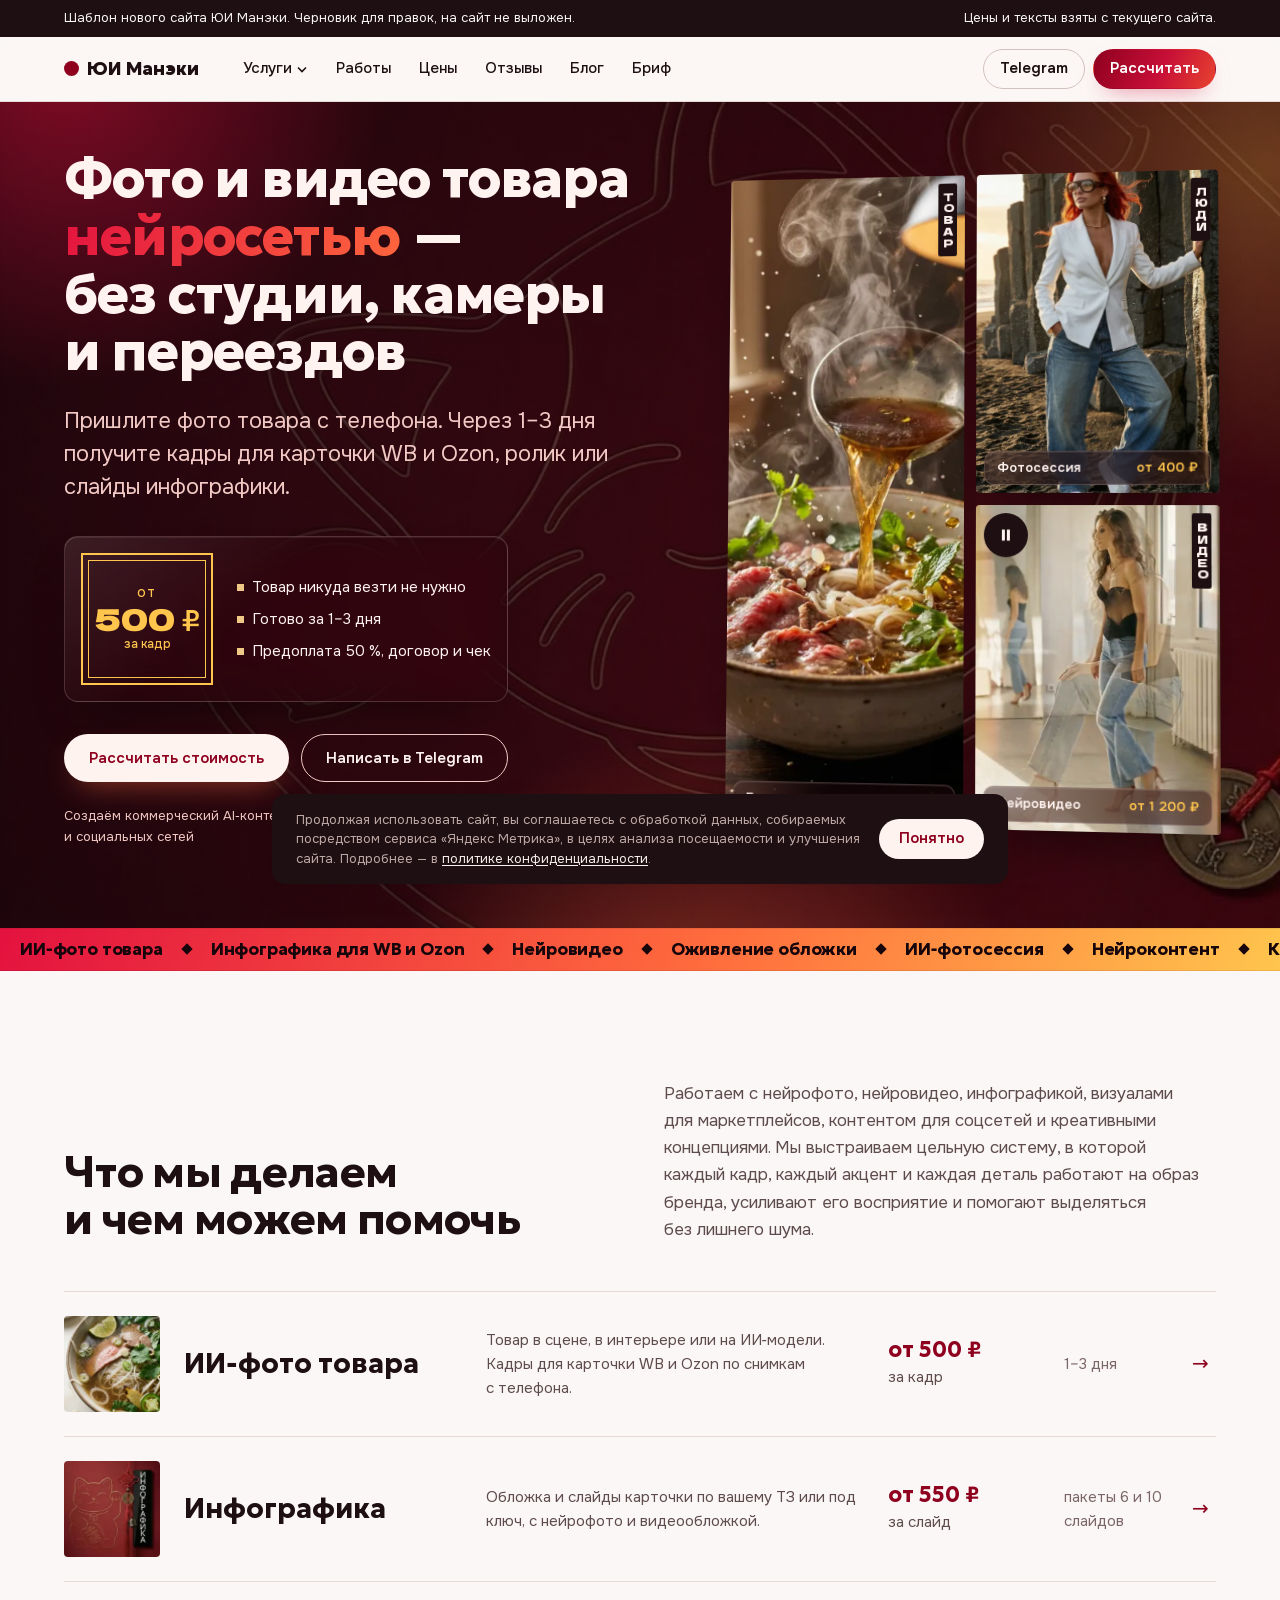
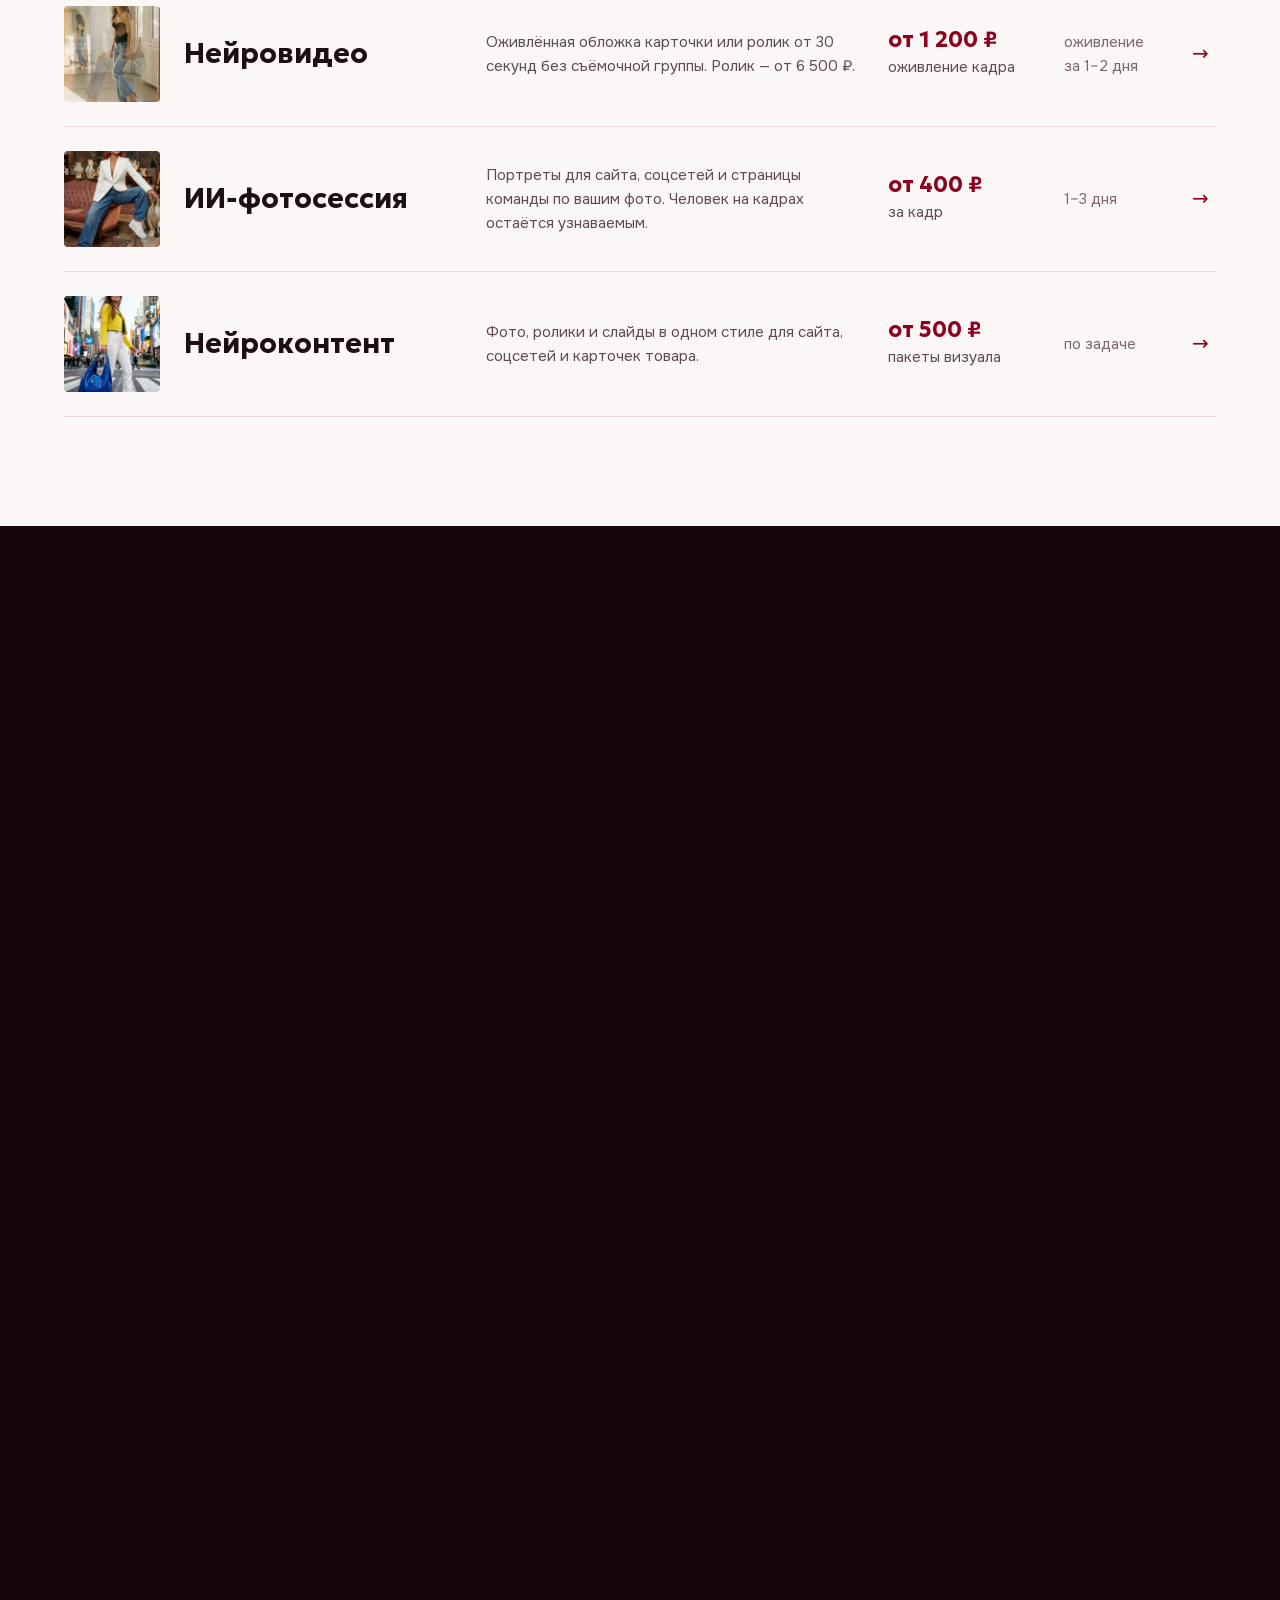
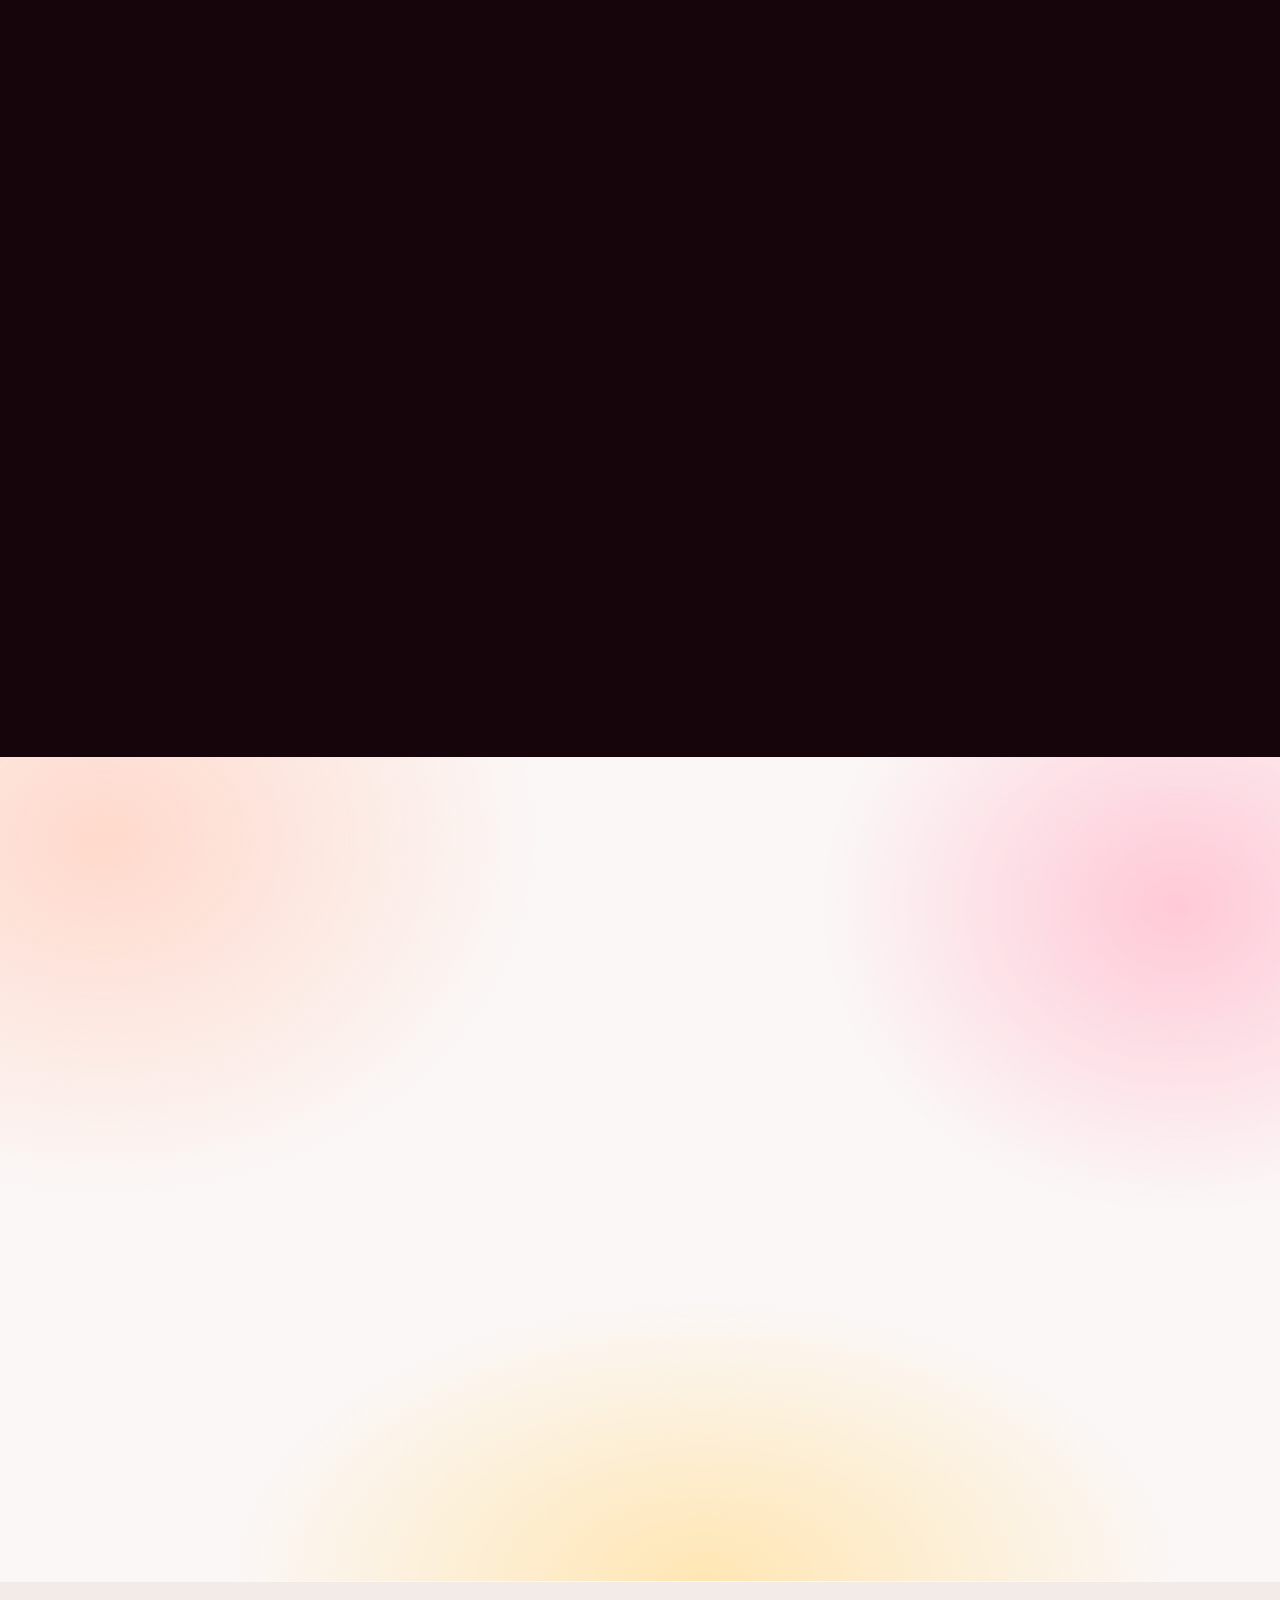
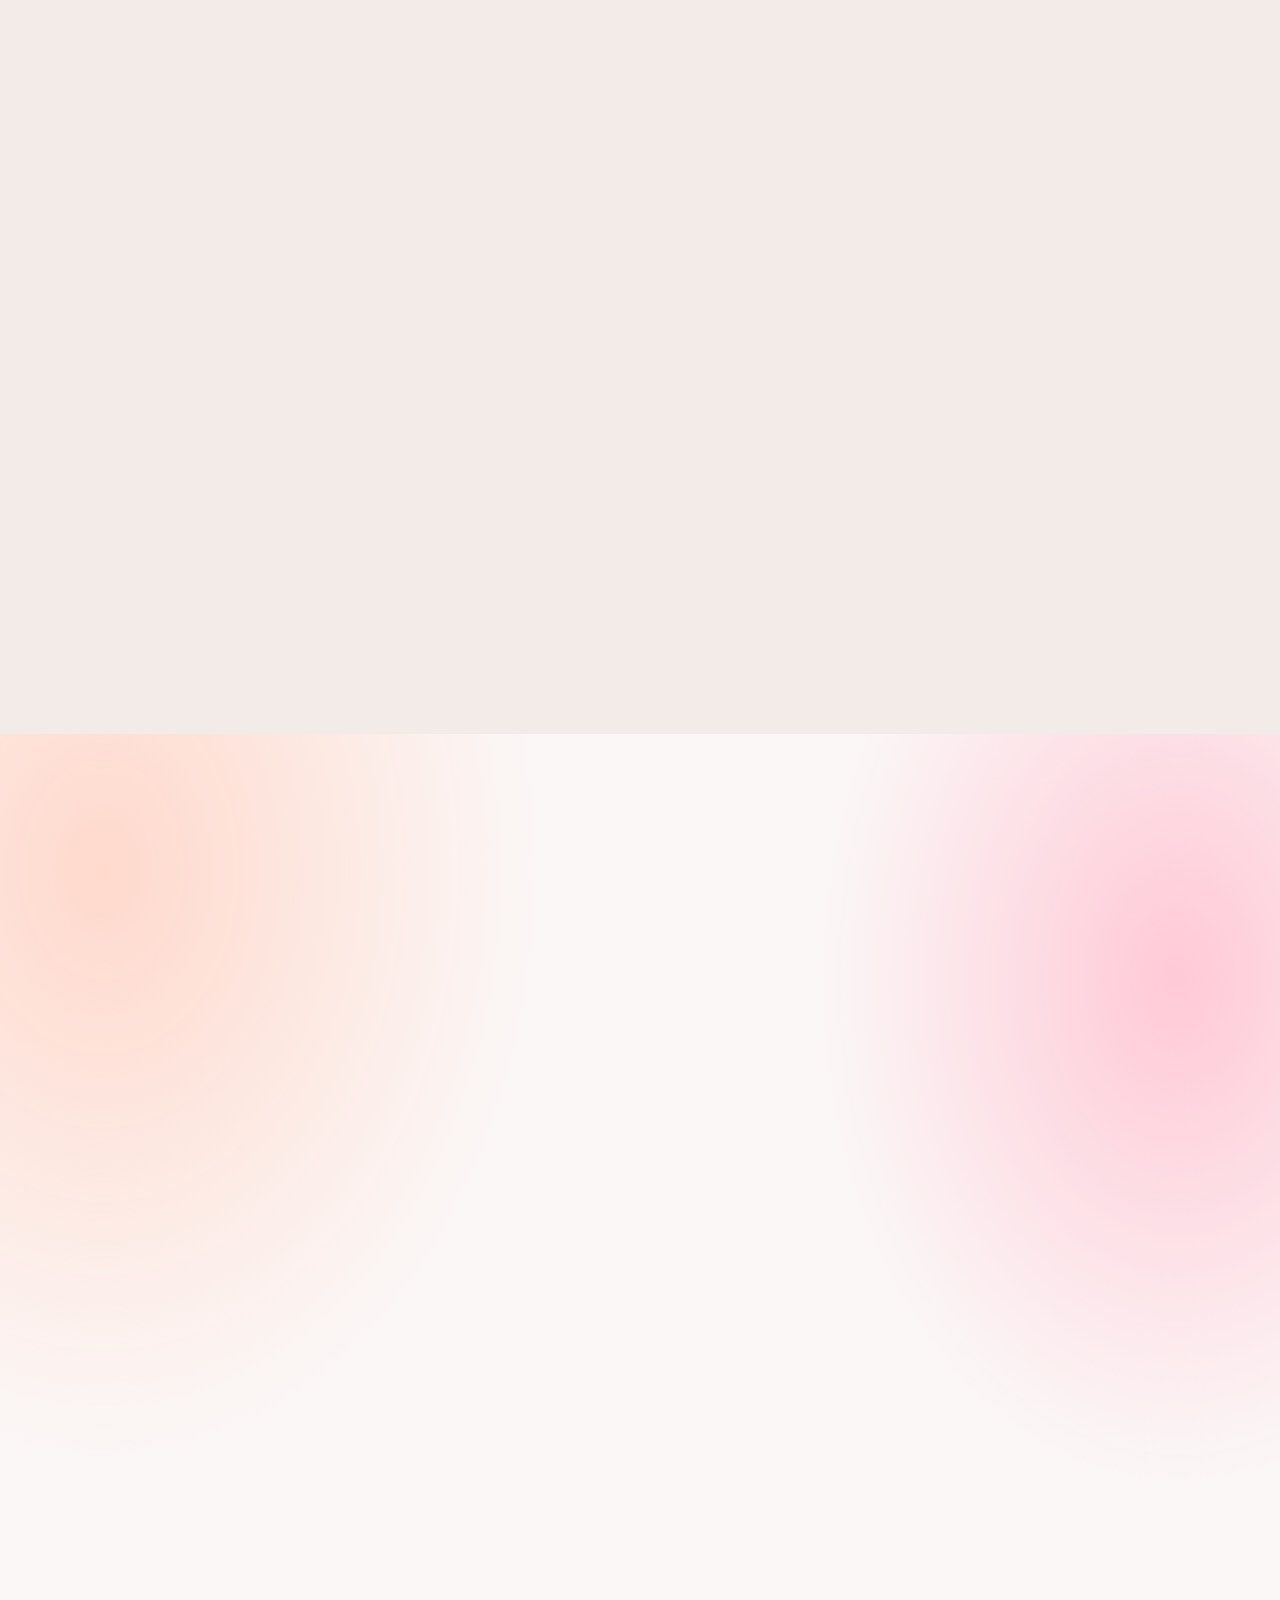
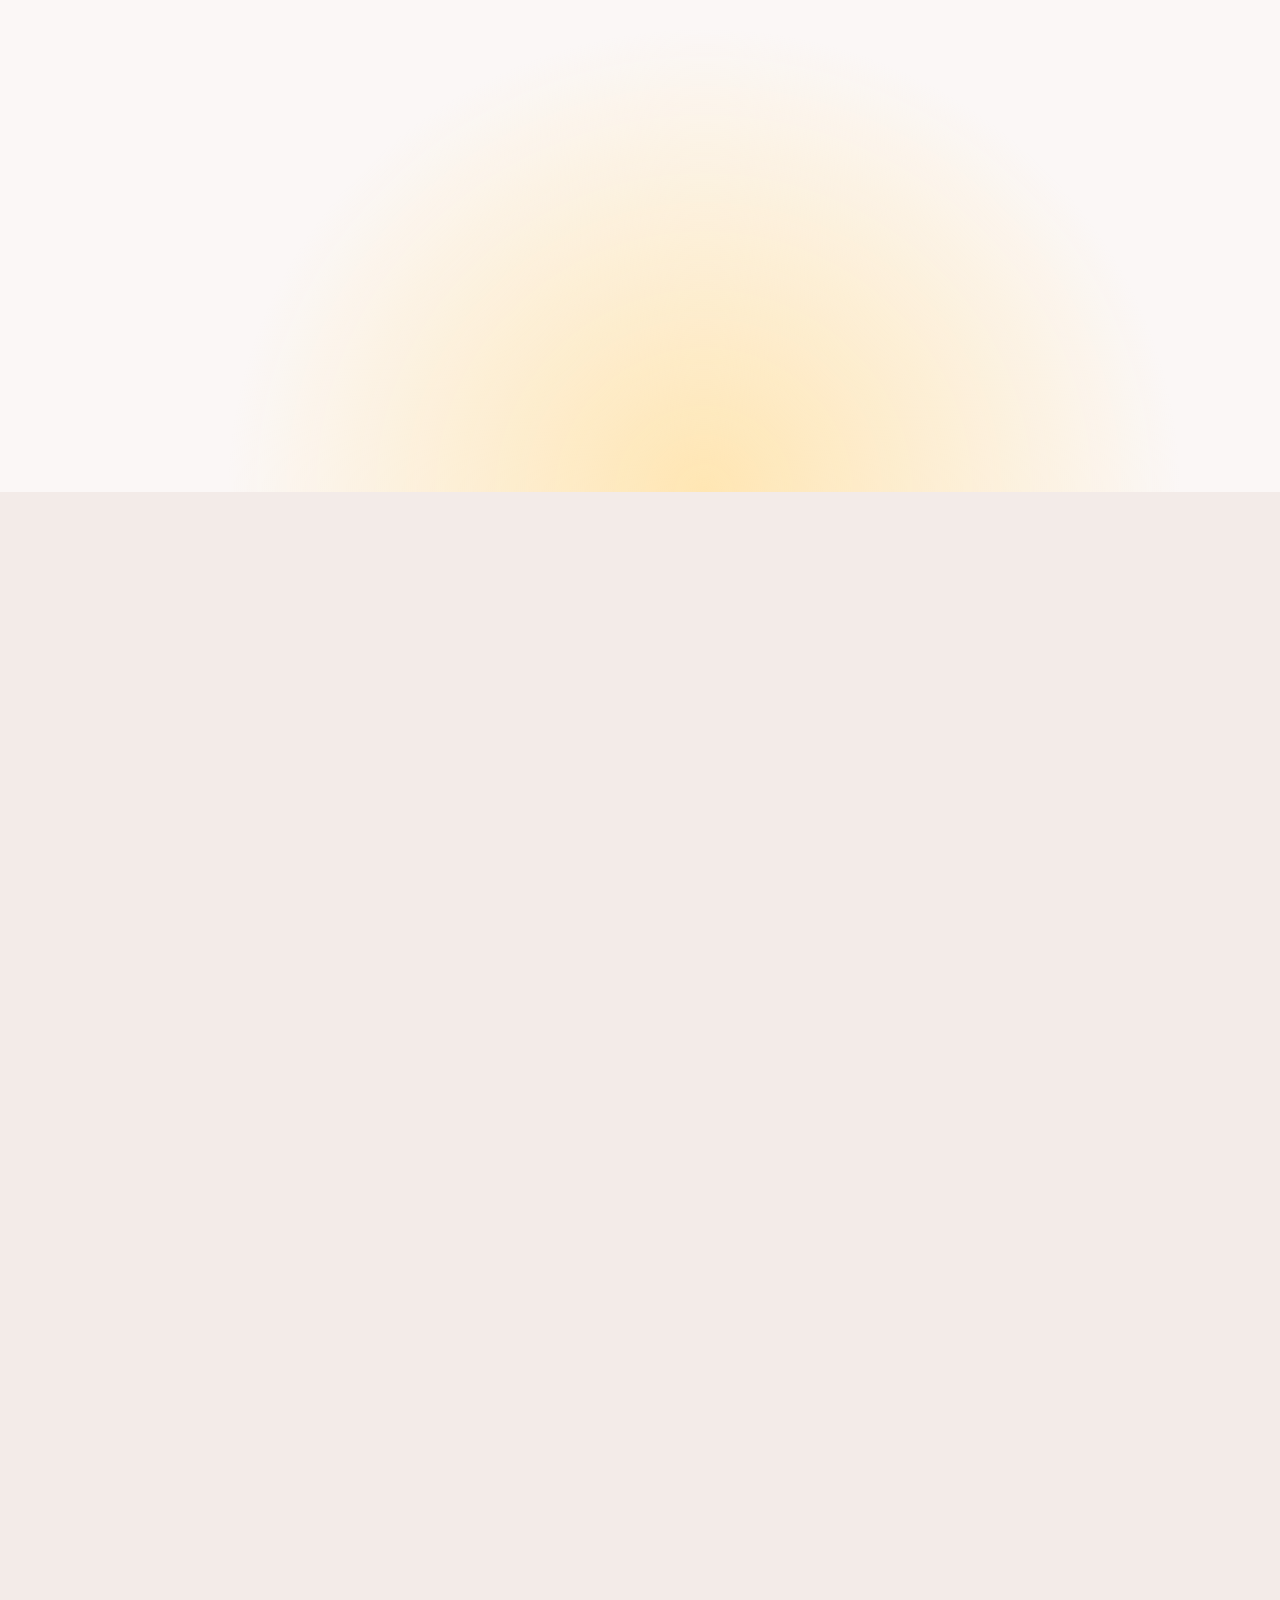
<file: index.html>
<!doctype html>
<html lang="ru">
<head>
<meta charset="utf-8">
<meta name="viewport" content="width=device-width, initial-scale=1, viewport-fit=cover">
<meta name="color-scheme" content="light">
<title>ИИ-фото и видео для товаров и брендов — ЮИ Манэки</title>
<meta content="ИИ-фото товара от 500 ₽, ролики нейросетью от 6 500 ₽, слайды для карточек от 550 ₽. Товар возить не нужно: снимаем по вашим фото." name="description"/>
<meta name="robots" content="noindex, nofollow">
<meta content="#090909" name="theme-color"/>
<meta content="#090909" name="msapplication-TileColor"/>
<meta content="/browserconfig.xml" name="msapplication-config"/>
<meta content="telephone=no" name="format-detection"/>
<meta content="Бюро визуального контента ЮИ Манэки" name="author"/>
<meta name="language" content="ru"/>
<meta name="distribution" content="Россия"/>
<meta name="geo.region" content="RU-SVE"/>
<meta name="geo.placename" content="Екатеринбург, Россия"/>
<meta name="geo.position" content="56.851900;60.612201"/>
<meta name="ICBM" content="56.851900, 60.612201"/>
<meta content="ru_RU" property="og:locale"/>
<meta content="website" property="og:type"/>
<meta content="ЮИ Манэки" property="og:site_name"/>
<meta content="Нейрофотосессия товаров и ИИ-фото для брендов и маркетплейсов | ЮИ Манэки" property="og:title"/>
<meta content="Нейрофото товаров и рекламные нейровидео на заказ для брендов, маркетплейсов, сайтов и социальных сетей." property="og:description"/>
<meta content="https://ui-maneki.ru/" property="og:url"/>
<meta content="https://ui-maneki.ru/neirofoto-neirovideo-dlya-brendov-i-marketpleisov-yui-maneki-hero.webp" property="og:image"/>
<meta content="image/webp" property="og:image:type"/>
<meta content="1600" property="og:image:width"/>
<meta content="959" property="og:image:height"/>
<meta content="Нейрофото и нейровидео для брендов и маркетплейсов — ЮИ Манэки" property="og:image:alt"/>
<meta content="summary_large_image" name="twitter:card"/>
<meta content="Нейрофотосессия товаров и ИИ-фото для брендов и маркетплейсов | ЮИ Манэки" name="twitter:title"/>
<meta content="Нейрофото товаров и рекламные нейровидео на заказ для брендов, маркетплейсов, сайтов и социальных сетей." name="twitter:description"/>
<meta content="https://ui-maneki.ru/neirofoto-neirovideo-dlya-brendov-i-marketpleisov-yui-maneki-hero.webp" name="twitter:image"/>
<link href="https://ui-maneki.ru/" rel="canonical"/>
<link href="https://ui-maneki.ru/" hreflang="ru-RU" rel="alternate"/>
<link href="https://ui-maneki.ru/" hreflang="x-default" rel="alternate"/>
<link href="https://ui-maneki.ru/favicon.ico" rel="shortcut icon" type="image/x-icon"/>
<link href="https://ui-maneki.ru/favicon.ico" rel="icon" sizes="any" type="image/x-icon"/>
<link href="https://ui-maneki.ru/favicon-48x48.png" rel="icon" sizes="48x48" type="image/png"/>
<link href="https://ui-maneki.ru/favicon-32x32.png" rel="icon" sizes="32x32" type="image/png"/>
<link href="https://ui-maneki.ru/favicon-16x16.png" rel="icon" sizes="16x16" type="image/png"/>
<link href="https://ui-maneki.ru/apple-touch-icon.png" rel="apple-touch-icon" sizes="180x180"/>
<link href="https://ui-maneki.ru/site.webmanifest" rel="manifest"/>
<link rel="sitemap" type="application/xml" href="/sitemap.xml" title="Sitemap"/>
<script type="application/ld+json">{"@context": "https://schema.org", "@type": "WebPage", "@id": "https://ui-maneki.ru/#webpage", "name": "ИИ-фото и видео для товаров и брендов — ЮИ Манэки", "url": "https://ui-maneki.ru/", "description": "Нейрофото товаров и рекламные нейровидео на заказ для брендов, маркетплейсов, сайтов и социальных сетей.", "inLanguage": "ru", "isPartOf": {"@id": "https://ui-maneki.ru/#website"}, "about": {"@id": "https://ui-maneki.ru/#organization"}, "primaryImageOfPage": {"@type": "ImageObject", "url": "https://ui-maneki.ru/neirofoto-neirovideo-dlya-brendov-i-marketpleisov-yui-maneki-hero.webp"}}</script>
<script type="application/ld+json">{"@context": "https://schema.org", "@type": "WebSite", "@id": "https://ui-maneki.ru/#website", "url": "https://ui-maneki.ru/", "name": "ЮИ Манэки", "inLanguage": "ru", "publisher": {"@id": "https://ui-maneki.ru/#organization"}, "description": "Бюро визуального контента ЮИ Манэки: нейрофото, нейровидео, нейроконтент и инфографика для брендов, товаров, маркетплейсов и соцсетей. Екатеринбург, работаем по всей России."}</script>
<script type="application/ld+json">{"@context": "https://schema.org", "@type": ["Organization", "ProfessionalService"], "priceRange": "$$", "taxID": "667010718983", "vatID": "667010718983", "@id": "https://ui-maneki.ru/#organization", "name": "Бюро визуального контента ЮИ Манэки", "alternateName": ["ЮИ Манэки", "Юи Манэки", "UI Maneki"], "url": "https://ui-maneki.ru/", "brand": "ЮИ Манэки", "logo": "https://ui-maneki.ru/apple-touch-icon.png", "image": "https://ui-maneki.ru/neirofoto-neirovideo-dlya-brendov-i-marketpleisov-yui-maneki-hero.webp", "description": "ЮИ Манэки создаёт нейрофото, нейровидео, нейроконтент и инфографику для брендов, маркетплейсов и соцсетей. Бюро находится в Екатеринбурге и работает с проектами по всей России.", "telephone": "+79126482826", "email": "seoinfolab@gmail.com", "address": {"@type": "PostalAddress", "addressLocality": "Екатеринбург", "addressRegion": "Свердловская область", "addressCountry": "RU"}, "geo": {"@type": "GeoCoordinates", "latitude": 56.8519, "longitude": 60.6122}, "areaServed": [{"@type": "Country", "name": "Россия"}, {"@type": "City", "name": "Екатеринбург"}], "contactPoint": [{"@type": "ContactPoint", "contactType": "customer support", "telephone": "+79126482826", "email": "seoinfolab@gmail.com", "areaServed": "RU", "availableLanguage": ["ru"]}], "sameAs": ["https://t.me/Irinaaaaaaak", "https://t.me/seolabmp", "https://vk.com/uimaneki", "https://ru.pinterest.com/neurocontentstudio/", "https://www.avito.ru/brands/5de7ce368de156627c8827f77917a1fe", "https://yandex.ru/profile/78532066268"], "knowsAbout": ["Нейрофото", "Нейрофото цена", "Нейрофото для товара", "Нейрофото для маркетплейсов", "Нейрофото для Ozon", "Нейрофото для Wildberries", "Нейровидео", "Нейровидео цена", "Рекламное нейровидео", "Нейроконтент", "Инфографика для маркетплейсов", "Инфографика для карточки товара", "Дизайн карточек товара", "Визуальный контент для брендов", "Визуальный контент для маркетплейсов", "Контент для соцсетей"], "foundingDate": "2023", "hasOfferCatalog": {"@type": "OfferCatalog", "name": "Услуги ЮИ Манэки", "itemListElement": [{"@type": "Offer", "itemOffered": {"@type": "Service", "name": "Нейрофото для брендов и маркетплейсов"}}, {"@type": "Offer", "itemOffered": {"@type": "Service", "name": "Нейровидео для брендов"}}, {"@type": "Offer", "itemOffered": {"@type": "Service", "name": "Нейроконтент для сайтов и соцсетей"}}, {"@type": "Offer", "itemOffered": {"@type": "Service", "name": "Инфографика для маркетплейсов"}}]}}</script>
<script type="application/ld+json">{"@context": "https://schema.org", "@type": "Service", "name": "Нейрофото, нейровидео, нейроконтент и инфографика для брендов и маркетплейсов", "serviceType": "Создание визуального контента для брендов, товаров, маркетплейсов, Ozon, Wildberries и соцсетей", "provider": {"@id": "https://ui-maneki.ru/#organization"}, "areaServed": [{"@type": "Country", "name": "Россия"}, {"@type": "City", "name": "Екатеринбург"}], "hasOfferCatalog": {"@type": "OfferCatalog", "name": "Услуги ЮИ Манэки", "itemListElement": [{"@type": "Offer", "itemOffered": {"@type": "Service", "name": "Нейрофото для брендов и маркетплейсов"}}, {"@type": "Offer", "itemOffered": {"@type": "Service", "name": "Нейровидео для брендов и бизнеса"}}, {"@type": "Offer", "itemOffered": {"@type": "Service", "name": "Нейроконтент для брендов и сайтов"}}, {"@type": "Offer", "itemOffered": {"@type": "Service", "name": "Инфографика для маркетплейсов"}}]}}</script>
<script type="application/ld+json">{"@context": "https://schema.org", "@type": "FAQPage", "mainEntity": [{"@type": "Question", "name": "Какие услуги вы оказываете?", "acceptedAnswer": {"@type": "Answer", "text": "Мы создаём нейрофото (имиджевые и предметные фото с помощью нейросетей), нейровидео (короткие ролики и рекламные видео), нейроконтент для сайтов и соцсетей, а также инфографику для карточек товаров на Ozon и Wildberries. Работаем комплексно или с отдельными задачами."}}, {"@type": "Question", "name": "С кем вы работаете?", "acceptedAnswer": {"@type": "Answer", "text": "С брендами, которым нужен сильный визуальный язык; с бизнесом, усиливающим восприятие продукта; с экспертами для личного бренда; с продавцами на Ozon и Wildberries для улучшения карточек товаров."}}, {"@type": "Question", "name": "Можно ли заказать только одну услугу?", "acceptedAnswer": {"@type": "Answer", "text": "Да, можно. При необходимости мы также собираем комплексные решения."}}, {"@type": "Question", "name": "Можно ли обратиться без чёткого технического задания?", "acceptedAnswer": {"@type": "Answer", "text": "Да. Мы помогаем сформулировать задачу и подобрать формат."}}, {"@type": "Question", "name": "Как проходит работа по этапам?", "acceptedAnswer": {"@type": "Answer", "text": "Через заявку, формирование задачи, согласование стоимости и сроков, создание материалов, правки и передачу результата."}}, {"@type": "Question", "name": "Можно ли вносить правки?", "acceptedAnswer": {"@type": "Answer", "text": "Да, этап согласования и правок в работе предусмотрен."}}, {"@type": "Question", "name": "Какие сроки?", "acceptedAnswer": {"@type": "Answer", "text": "Сроки обговариваются индивидуально. Нейрофото для товара — от 1 рабочего дня, нейровидео — от 3 дней, инфографика для маркетплейса — от 2 дней, комплексные проекты — от 5 дней. Точные сроки фиксируем в договоре."}}, {"@type": "Question", "name": "Работаете ли вы официально?", "acceptedAnswer": {"@type": "Answer", "text": "Да, официально и по договору."}}, {"@type": "Question", "name": "Можно ли работать на постоянной основе?", "acceptedAnswer": {"@type": "Answer", "text": "Да. Мы нацелены на долгосрочное сотрудничество."}}, {"@type": "Question", "name": "Как понять, какой формат услуги мне подходит?", "acceptedAnswer": {"@type": "Answer", "text": "Заполните бриф на сайте — в нём есть вопросы, которые помогут определить нужный формат. Или просто напишите нам в Telegram @Irinaaaaaaak — расскажите о задаче, мы подберём подходящее решение и ответим на вопросы."}}]}</script>
<script type="application/ld+json">{"@context": "https://schema.org", "@type": "BreadcrumbList", "itemListElement": [{"@type": "ListItem", "position": 1, "name": "Главная", "item": "https://ui-maneki.ru/"}]}</script>
<link rel="preload" href="fonts/geologica-cyrillic.woff2" as="font" type="font/woff2" crossorigin>
<link rel="preload" href="fonts/onest-cyrillic.woff2" as="font" type="font/woff2" crossorigin>
<link rel="stylesheet" href="css/site.css">
<link rel="preload" as="image" href="keisy-neirofoto-neirovideo-i-infografiki-dlya-brendov-fon.webp" fetchpriority="high" imagesrcset="keisy-neirofoto-neirovideo-i-infografiki-dlya-brendov-fon-w900.webp 900w, keisy-neirofoto-neirovideo-i-infografiki-dlya-brendov-fon.webp 1600w" imagesizes="100vw">
</head>
<body>
<a class="skip" href="#main">К содержанию</a>
<div class="tpl-note"><div class="wrap"><span>Шаблон нового сайта ЮИ Манэки. Черновик для правок, на сайт не выложен.</span><span>Цены и тексты взяты с текущего сайта.</span></div></div>
<header class="hdr">
<div class="wrap hdr__in">
<a class="logo" href="index.html"><span class="logo__dot" aria-hidden="true"></span>ЮИ&nbsp;Манэки</a>
<nav class="nav" aria-label="Основное меню">
<button class="nav__trigger" type="button" aria-expanded="false" aria-controls="svc-panel">Услуги<svg viewBox="0 0 12 12" aria-hidden="true"><path d="M2 4.5 6 8.5l4-4" fill="none" stroke="currentColor" stroke-width="1.6"/></svg></button>
<a class="nav__link" href="cases.html">Работы</a><a class="nav__link" href="tariffs.html">Цены</a><a class="nav__link" href="index.html#reviews">Отзывы</a><a class="nav__link" href="blog/index.html">Блог</a><a class="nav__link" href="brief.html">Бриф</a>
</nav>
<div class="hdr__act">
<a class="btn btn--ghost btn--sm hdr__tg" href="https://t.me/Irinaaaaaaak?text=%D0%97%D0%B4%D1%80%D0%B0%D0%B2%D1%81%D1%82%D0%B2%D1%83%D0%B9%D1%82%D0%B5%21%20%D0%A5%D0%BE%D1%87%D1%83%20%D0%B7%D0%B0%D0%BA%D0%B0%D0%B7%D0%B0%D1%82%D1%8C%20%D1%84%D0%BE%D1%82%D0%BE%20%D0%B8%D0%BB%D0%B8%20%D0%B2%D0%B8%D0%B4%D0%B5%D0%BE%20%D0%B4%D0%BB%D1%8F%20%D1%82%D0%BE%D0%B2%D0%B0%D1%80%D0%B0." target="_blank" rel="noopener">Telegram</a>
<a class="btn btn--fill btn--sm hdr__calc" href="#calc">Рассчитать</a>
<button class="hdr__menu" type="button" aria-expanded="false" aria-controls="sheet" aria-label="Открыть меню"><svg viewBox="0 0 20 20" aria-hidden="true"><path d="M3 6h14M3 10h14M3 14h14" fill="none" stroke="currentColor" stroke-width="1.6"/></svg></button>
</div>
</div>
<div class="svc-panel" id="svc-panel" hidden>
<div class="svc-panel__grid">
<div><p class="svc-panel__h">Услуги бюро</p><ul class="mm-list"><li><a class="mm-item" href="neirofoto-dlya-marketpleisov.html"><span class="mm-item__img"><img src="assets/cases/neirofoto/neirofoto-13.webp" srcset="assets/cases/neirofoto/neirofoto-13-w200.webp 200w, assets/cases/neirofoto/neirofoto-13.webp 1529w" sizes="56px" alt="Нейрофотосессия для личного бренда — кадр 13" width="1529" height="2048" decoding="async" loading="lazy"></span><b>ИИ‑фото товара</b><small>Товар в сцене или на ИИ‑модели</small><span class="mm-item__price">от 500 ₽ за кадр</span></a></li><li><a class="mm-item" href="infografika-dlya-marketpleisov.html"><span class="mm-item__img"><img src="keisy-infografiki-dlya-marketpleisov-560.webp" srcset="keisy-infografiki-dlya-marketpleisov-560-w200.webp 200w, keisy-infografiki-dlya-marketpleisov-560.webp 560w" sizes="56px" alt="" width="560" height="700" decoding="async" loading="lazy"></span><b>Инфографика</b><small>Обложка и слайды для WB и Ozon</small><span class="mm-item__price">от 550 ₽ за слайд</span></a></li><li><a class="mm-item" href="neirovideo-dlya-brenda.html"><span class="mm-item__img"><img src="assets/posters/neirovideo-05.webp" srcset="assets/posters/neirovideo-05-w200.webp 200w, assets/posters/neirovideo-05.webp 800w" sizes="56px" alt="" width="800" height="1072" decoding="async" loading="lazy"></span><b>Нейровидео</b><small>Оживление обложки и ролики</small><span class="mm-item__price">от 1 200 ₽ оживление кадра</span></a></li><li><a class="mm-item" href="neirofoto-dlya-lyudey.html"><span class="mm-item__img"><img src="assets/cases/neirofoto/neirofoto-06.webp" srcset="assets/cases/neirofoto/neirofoto-06-w200.webp 200w, assets/cases/neirofoto/neirofoto-06.webp 1143w" sizes="56px" alt="Нейрофотосессия для личного бренда — кадр 6" width="1143" height="2048" decoding="async" loading="lazy"></span><b>ИИ‑фотосессия</b><small>Портреты по вашим фотографиям</small><span class="mm-item__price">от 400 ₽ за кадр</span></a></li><li><a class="mm-item" href="neirokontent-dlya-brendov.html"><span class="mm-item__img"><img src="assets/cases/neirokontent/neirokontent-06.webp" srcset="assets/cases/neirokontent/neirokontent-06-w200.webp 200w, assets/cases/neirokontent/neirokontent-06.webp 781w" sizes="56px" alt="Нейроконтент: имиджевый визуал для бренда — кадр 6" width="781" height="1400" decoding="async" loading="lazy"></span><b>Нейроконтент</b><small>Фото, видео и слайды в одном стиле</small><span class="mm-item__price">от 500 ₽ пакеты визуала</span></a></li><li><a class="mm-item" href="cases.html"><span class="mm-item__img"><img src="assets/cases/neirokontent/neirokontent-04.webp" srcset="assets/cases/neirokontent/neirokontent-04-w200.webp 200w, assets/cases/neirokontent/neirokontent-04.webp 1045w" sizes="56px" alt="Нейроконтент: имиджевый визуал для бренда — кадр 4" width="1045" height="1400" decoding="async" loading="lazy"></span><b>Все работы</b><small>Фото, ролики и контент бюро</small><span class="mm-item__price">41 работа</span></a></li></ul></div>
<div class="mm-promo"><div class="glows" aria-hidden="true"><span class="glow glow--1"></span><span class="glow glow--3"></span></div>
<p class="mm-promo__t">Посчитайте заказ по прайсу</p>
<ul class="mm-promo__list"><li><span>Фото товара</span><i></i><b>от 500 ₽</b></li><li><span>Фотосессия</span><i></i><b>от 400 ₽</b></li><li><span>Инфографика</span><i></i><b>от 550 ₽</b></li><li><span>Оживление кадра</span><i></i><b>от 1 200 ₽</b></li></ul>
<a class="btn btn--on-field btn--sm" href="#calc">Открыть калькулятор</a></div>
</div>
<div class="svc-panel__foot"><a href="tariffs.html">Полный прайс</a><a href="brief.html">Заполнить бриф</a><a href="https://t.me/Irinaaaaaaak?text=%D0%97%D0%B4%D1%80%D0%B0%D0%B2%D1%81%D1%82%D0%B2%D1%83%D0%B9%D1%82%D0%B5%21%20%D0%A5%D0%BE%D1%87%D1%83%20%D0%B7%D0%B0%D0%BA%D0%B0%D0%B7%D0%B0%D1%82%D1%8C%20%D1%84%D0%BE%D1%82%D0%BE%20%D0%B8%D0%BB%D0%B8%20%D0%B2%D0%B8%D0%B4%D0%B5%D0%BE%20%D0%B4%D0%BB%D1%8F%20%D1%82%D0%BE%D0%B2%D0%B0%D1%80%D0%B0." target="_blank" rel="noopener">Написать в Telegram</a><span>Отвечаем в течение рабочего дня</span></div>
</div>
</header>
<div class="nav-scrim" hidden></div>
<div class="sheet" id="sheet" role="dialog" aria-modal="true" aria-label="Меню" hidden>
<div class="sheet__top"><a class="logo" href="index.html"><span class="logo__dot" aria-hidden="true"></span>ЮИ&nbsp;Манэки</a>
<button class="hdr__menu sheet__close" type="button" aria-label="Закрыть меню"><svg viewBox="0 0 20 20" aria-hidden="true"><path d="m5 5 10 10M15 5 5 15" fill="none" stroke="currentColor" stroke-width="1.8"/></svg></button></div>
<p class="sheet__h">Услуги</p>
<ul class="sheet__svc"><li><a href="neirofoto-dlya-marketpleisov.html">ИИ‑фото товара<span>от 500 ₽</span></a></li><li><a href="infografika-dlya-marketpleisov.html">Инфографика<span>от 550 ₽</span></a></li><li><a href="neirovideo-dlya-brenda.html">Нейровидео<span>от 1 200 ₽</span></a></li><li><a href="neirofoto-dlya-lyudey.html">ИИ‑фотосессия<span>от 400 ₽</span></a></li><li><a href="neirokontent-dlya-brendov.html">Нейроконтент<span>от 500 ₽</span></a></li></ul>
<p class="sheet__h">Бюро</p>
<div class="sheet__links"><a href="cases.html">Работы</a><a href="tariffs.html">Цены</a><a href="index.html#reviews">Отзывы</a><a href="blog/index.html">Блог</a><a href="brief.html">Бриф</a><a href="documents.html">Документы</a></div>
<div class="sheet__cta"><a class="btn btn--fill" href="https://t.me/Irinaaaaaaak?text=%D0%97%D0%B4%D1%80%D0%B0%D0%B2%D1%81%D1%82%D0%B2%D1%83%D0%B9%D1%82%D0%B5%21%20%D0%A5%D0%BE%D1%87%D1%83%20%D0%B7%D0%B0%D0%BA%D0%B0%D0%B7%D0%B0%D1%82%D1%8C%20%D1%84%D0%BE%D1%82%D0%BE%20%D0%B8%D0%BB%D0%B8%20%D0%B2%D0%B8%D0%B4%D0%B5%D0%BE%20%D0%B4%D0%BB%D1%8F%20%D1%82%D0%BE%D0%B2%D0%B0%D1%80%D0%B0." target="_blank" rel="noopener">Написать в Telegram</a><a class="btn btn--ghost" href="#calc">Рассчитать стоимость</a></div>
<p class="sheet__h">Связь</p>
<p class="sheet__contacts"><span>+7 912 648-28-26</span><span>seoinfolab@gmail.com</span><span>Екатеринбург, работаем по всей России</span></p>
</div>
<main id="main">
<section class="hero hero--field" id="hero">
<img class="bgimg bgimg--mirror parallax" src="keisy-neirofoto-neirovideo-i-infografiki-dlya-brendov-fon.webp" srcset="keisy-neirofoto-neirovideo-i-infografiki-dlya-brendov-fon-w900.webp 900w, keisy-neirofoto-neirovideo-i-infografiki-dlya-brendov-fon.webp 1600w" sizes="100vw" alt="Портфолио ЮИ Манэки: нейрофото, нейровидео, нейроконтент и инфографика для брендов и маркетплейсов" title="Портфолио ЮИ Манэки — кейсы по нейрофото, нейровидео и инфографике" width="1600" height="800" decoding="async" fetchpriority="high">
<div class="veil veil--hero"></div>
<div class="glows" aria-hidden="true"><span class="glow glow--1"></span><span class="glow glow--2"></span><span class="glow glow--3"></span></div>
<div class="wrap hero__grid">
<div>
<h1 class="hero__title">Фото и видео товара <span class="grad-text">нейросетью</span> — без студии, камеры и переездов</h1>
<p class="hero__lead">Пришлите фото товара с телефона. Через 1–3 дня получите кадры для карточки WB и Ozon, ролик или слайды инфографики.</p>
<div class="hero__deal glass glass--dark" data-spot><div class="seal" aria-label="от 500 ₽ за кадр"><span class="seal__from">от</span><span class="seal__num">500 ₽</span><span class="seal__unit">за кадр</span></div><ul class="facts"><li>Товар никуда везти не нужно</li><li>Готово за 1–3 дня</li><li>Предоплата 50 %, договор и чек</li></ul></div>
<div class="hero__cta"><a class="btn btn--on-field" href="#calc">Рассчитать стоимость</a><a class="btn btn--ghost-field" href="https://t.me/Irinaaaaaaak?text=%D0%97%D0%B4%D1%80%D0%B0%D0%B2%D1%81%D1%82%D0%B2%D1%83%D0%B9%D1%82%D0%B5%21%20%D0%A5%D0%BE%D1%87%D1%83%20%D0%B7%D0%B0%D0%BA%D0%B0%D0%B7%D0%B0%D1%82%D1%8C%20%D1%84%D0%BE%D1%82%D0%BE%20%D0%B8%D0%BB%D0%B8%20%D0%B2%D0%B8%D0%B4%D0%B5%D0%BE%20%D0%B4%D0%BB%D1%8F%20%D1%82%D0%BE%D0%B2%D0%B0%D1%80%D0%B0." target="_blank" rel="noopener">Написать в Telegram</a></div>
<p class="hero__note">Создаём коммерческий AI‑контент на заказ для сайтов, рекламы, маркетплейсов и социальных сетей</p>
</div>
<div class="mosaic">
<figure class="tile tile--tall"><span class="vlabel" aria-hidden="true">ТОВАР</span><img src="assets/cases/neirofoto/neirofoto-03.webp" srcset="assets/cases/neirofoto/neirofoto-03-w600.webp 600w, assets/cases/neirofoto/neirofoto-03-w900.webp 900w, assets/cases/neirofoto/neirofoto-03.webp 1529w" sizes="(min-width: 60rem) 24vw, 33vw" alt="Нейрофотосессия для личного бренда — кадр 3" width="1529" height="2048" decoding="async" fetchpriority="high"><figcaption class="tile__cap glass glass--dark"><b>Еда и напитки</b><span>от 500 ₽</span></figcaption></figure>
<figure class="tile"><span class="vlabel" aria-hidden="true">ЛЮДИ</span><img src="assets/cases/neirofoto/neirofoto-07.webp" srcset="assets/cases/neirofoto/neirofoto-07-w600.webp 600w, assets/cases/neirofoto/neirofoto-07.webp 1143w" sizes="(min-width: 60rem) 20vw, 33vw" alt="Нейрофотосессия для личного бренда — кадр 7" width="1143" height="2048" decoding="async" loading="lazy"><figcaption class="tile__cap glass glass--dark"><b>Фотосессия</b><span>от 400 ₽</span></figcaption></figure>
<figure class="tile"><span class="vlabel" aria-hidden="true">ВИДЕО</span><video data-autoplay muted loop playsinline preload="none" poster="assets/posters/neirovideo-05.webp" aria-label="Пример нейровидео"><source src="assets/cases/neirovideo/neirovideo-05.mp4" type="video/mp4"></video><button class="tile__toggle" type="button" data-video-toggle aria-label="Остановить ролик"><svg viewBox="0 0 16 16" aria-hidden="true"><path d="M4 2.5h3v11H4zM9 2.5h3v11H9z" fill="currentColor"/></svg></button><figcaption class="tile__cap glass glass--dark"><b>Нейровидео</b><span>от 1 200 ₽</span></figcaption></figure>
</div>
</div>
</section>
<div class="ticker" aria-hidden="true"><div class="ticker__track"><span>ИИ‑фото товара</span><i></i><span>Инфографика для WB и Ozon</span><i></i><span>Нейровидео</span><i></i><span>Оживление обложки</span><i></i><span>ИИ‑фотосессия</span><i></i><span>Нейроконтент</span><i></i><span>Кадры за 1–3 дня</span><i></i><span>ИИ‑фото товара</span><i></i><span>Инфографика для WB и Ozon</span><i></i><span>Нейровидео</span><i></i><span>Оживление обложки</span><i></i><span>ИИ‑фотосессия</span><i></i><span>Нейроконтент</span><i></i><span>Кадры за 1–3 дня</span><i></i></div></div>

<section class="sec" id="services">
<div class="wrap">
<header class="sec__head sec__head--split" data-reveal><h2>Что мы делаем и чем можем помочь</h2><p>Работаем с нейрофото, нейровидео, инфографикой, визуалами для маркетплейсов, контентом для соцсетей и креативными концепциями. Мы выстраиваем цельную систему, в которой каждый кадр, каждый акцент и каждая деталь работают на образ бренда, усиливают его восприятие и помогают выделяться без лишнего шума.</p></header>
<ul class="svc-list" data-stagger><li class="svc" data-reveal><a class="svc__link" href="neirofoto-dlya-marketpleisov.html">
<img class="svc__img" src="assets/cases/neirofoto/neirofoto-13.webp" srcset="assets/cases/neirofoto/neirofoto-13-w200.webp 200w, assets/cases/neirofoto/neirofoto-13-w400.webp 400w, assets/cases/neirofoto/neirofoto-13.webp 1529w" sizes="(min-width: 52rem) 96px, 72px" alt="Нейрофотосессия для личного бренда — кадр 13" width="1529" height="2048" decoding="async" loading="lazy">
<span class="svc__name">ИИ‑фото товара</span>
<span class="svc__desc">Товар в сцене, в интерьере или на ИИ‑модели. Кадры для карточки WB и Ozon по снимкам с телефона.</span>
<span class="svc__price"><b>от 500 ₽</b>за кадр</span>
<span class="svc__time">1–3 дня</span>
<span class="svc__arrow" aria-hidden="true">→</span></a></li><li class="svc" data-reveal><a class="svc__link" href="infografika-dlya-marketpleisov.html">
<img class="svc__img" src="keisy-infografiki-dlya-marketpleisov-560.webp" srcset="keisy-infografiki-dlya-marketpleisov-560-w200.webp 200w, keisy-infografiki-dlya-marketpleisov-560-w400.webp 400w, keisy-infografiki-dlya-marketpleisov-560.webp 560w" sizes="(min-width: 52rem) 96px, 72px" alt="" width="560" height="700" decoding="async" loading="lazy">
<span class="svc__name">Инфографика</span>
<span class="svc__desc">Обложка и слайды карточки по вашему ТЗ или под ключ, с нейрофото и видеообложкой.</span>
<span class="svc__price"><b>от 550 ₽</b>за слайд</span>
<span class="svc__time">пакеты 6 и 10 слайдов</span>
<span class="svc__arrow" aria-hidden="true">→</span></a></li><li class="svc" data-reveal><a class="svc__link" href="neirovideo-dlya-brenda.html">
<img class="svc__img" src="assets/posters/neirovideo-05.webp" srcset="assets/posters/neirovideo-05-w200.webp 200w, assets/posters/neirovideo-05-w400.webp 400w, assets/posters/neirovideo-05.webp 800w" sizes="(min-width: 52rem) 96px, 72px" alt="" width="800" height="1072" decoding="async" loading="lazy">
<span class="svc__name">Нейровидео</span>
<span class="svc__desc">Оживлённая обложка карточки или ролик от 30 секунд без съёмочной группы. Ролик — от 6 500 ₽.</span>
<span class="svc__price"><b>от 1 200 ₽</b>оживление кадра</span>
<span class="svc__time">оживление за 1–2 дня</span>
<span class="svc__arrow" aria-hidden="true">→</span></a></li><li class="svc" data-reveal><a class="svc__link" href="neirofoto-dlya-lyudey.html">
<img class="svc__img" src="assets/cases/neirofoto/neirofoto-06.webp" srcset="assets/cases/neirofoto/neirofoto-06-w200.webp 200w, assets/cases/neirofoto/neirofoto-06-w400.webp 400w, assets/cases/neirofoto/neirofoto-06.webp 1143w" sizes="(min-width: 52rem) 96px, 72px" alt="Нейрофотосессия для личного бренда — кадр 6" width="1143" height="2048" decoding="async" loading="lazy">
<span class="svc__name">ИИ‑фотосессия</span>
<span class="svc__desc">Портреты для сайта, соцсетей и страницы команды по вашим фото. Человек на кадрах остаётся узнаваемым.</span>
<span class="svc__price"><b>от 400 ₽</b>за кадр</span>
<span class="svc__time">1–3 дня</span>
<span class="svc__arrow" aria-hidden="true">→</span></a></li><li class="svc" data-reveal><a class="svc__link" href="neirokontent-dlya-brendov.html">
<img class="svc__img" src="assets/cases/neirokontent/neirokontent-06.webp" srcset="assets/cases/neirokontent/neirokontent-06-w200.webp 200w, assets/cases/neirokontent/neirokontent-06-w400.webp 400w, assets/cases/neirokontent/neirokontent-06.webp 781w" sizes="(min-width: 52rem) 96px, 72px" alt="Нейроконтент: имиджевый визуал для бренда — кадр 6" width="781" height="1400" decoding="async" loading="lazy">
<span class="svc__name">Нейроконтент</span>
<span class="svc__desc">Фото, ролики и слайды в одном стиле для сайта, соцсетей и карточек товара.</span>
<span class="svc__price"><b>от 500 ₽</b>пакеты визуала</span>
<span class="svc__time">по задаче</span>
<span class="svc__arrow" aria-hidden="true">→</span></a></li></ul>
</div>
</section>

<section class="band night" aria-label="Бюро в цифрах">
<img class="bgimg parallax" src="uslugi-neirofoto-neirovideo-i-infografika-dlya-biznesa.webp" srcset="uslugi-neirofoto-neirovideo-i-infografika-dlya-biznesa-w900.webp 900w, uslugi-neirofoto-neirovideo-i-infografika-dlya-biznesa.webp 1600w" sizes="100vw" alt="" width="1600" height="800" decoding="async" loading="lazy" aria-hidden="true">
<div class="veil veil--band"></div>
<div class="glows" aria-hidden="true"><span class="glow glow--4"></span><span class="glow glow--2"></span></div>
<div class="wrap bento" data-stagger>
<figure class="bento__img" data-reveal><img src="assets/cases/neirokontent/neirokontent-13.webp" srcset="assets/cases/neirokontent/neirokontent-13-w600.webp 600w, assets/cases/neirokontent/neirokontent-13-w900.webp 900w, assets/cases/neirokontent/neirokontent-13.webp 1045w" sizes="(min-width: 60rem) 25vw, 100vw" alt="Нейроконтент: имиджевый визуал для бренда — кадр 13" width="1045" height="1400" decoding="async" loading="lazy"><figcaption class="glass glass--dark"><b><span data-count="41">41</span></b>работа в портфолио: фото, ролики, контент</figcaption></figure>
<div class="stat glass glass--dark" data-reveal data-spot><b><span data-count="24">24</span></b><span>отзыва клиентов, все приводим на сайте</span></div>
<div class="stat glass glass--dark" data-reveal data-spot><b>1–3</b><span>дня на кадры и слайды для карточки</span></div>
<div class="stat glass glass--dark" data-reveal data-spot><b>400 ₽</b><span>кадр фотосессии; кадр товара — 500 ₽</span></div>
<blockquote class="bento__quote glass glass--dark" data-reveal data-spot><p>Очень рад, что нашёл данного специалиста. Заказывал инфографику у четырёх разных людей. Бюро ЮИ Манэки — единственные, кто действительно слышит как специалист и понимает пожелания. Всё сделано в срок и на высоком уровне, моя карточка на WB теперь выделяется среди остальных.</p><footer>Виталий, заказывал инфографику для WB</footer></blockquote>
<div class="bento__plat glass glass--dark" data-reveal data-spot><b>4 площадки</b><ul><li><span class="ratio" style="--r:3/4" aria-hidden="true"></span>Wildberries · 3:4</li><li><span class="ratio" style="--r:1/1" aria-hidden="true"></span>Ozon · 1:1</li><li><span class="ratio" style="--r:1/1" aria-hidden="true"></span>Яндекс Маркет</li><li><span class="ratio" style="--r:9/16" aria-hidden="true"></span>Соцсети · 9:16</li></ul></div>
</div>
</section>

<section class="sec night" id="cases">
<div class="glows" aria-hidden="true"><span class="glow glow--1"></span><span class="glow glow--3"></span></div>
<div class="wrap">
<header class="sec__head sec__head--split" data-reveal><h2>Кейсы и наши работы</h2><p>Работы бюро по направлениям. Нажмите на кадр, чтобы рассмотреть его крупно.</p></header>
<div class="tabs" role="tablist" aria-label="Направления работ" data-tabs><button class="tab" type="button" role="tab" id="t-tovary" aria-controls="w-tovary" aria-selected="true" tabindex="0">Товары</button><button class="tab" type="button" role="tab" id="t-lyudi" aria-controls="w-lyudi" aria-selected="false" tabindex="-1">Люди</button><button class="tab" type="button" role="tab" id="t-video" aria-controls="w-video" aria-selected="false" tabindex="-1">Видео</button><button class="tab" type="button" role="tab" id="t-brend" aria-controls="w-brend" aria-selected="false" tabindex="-1">Бренд</button><button class="tab" type="button" role="tab" id="t-infografika" aria-controls="w-infografika" aria-selected="false" tabindex="-1">Инфографика</button></div>
<div class="tabpanel" role="tabpanel" id="w-tovary" aria-labelledby="t-tovary"><ul class="gallery" id="g-tovary" data-lb-group data-stagger><li data-reveal><button class="gal" type="button" data-lb-item data-kind="img" data-src="assets/cases/neirofoto/neirofoto-02.webp" data-alt="ИИ‑фото еды для карточки и меню"><img src="assets/cases/neirofoto/neirofoto-02.webp" srcset="assets/cases/neirofoto/neirofoto-02-w600.webp 600w, assets/cases/neirofoto/neirofoto-02.webp 1529w" sizes="(min-width: 64rem) 300px, (min-width: 40rem) 33vw, 50vw" alt="Нейрофотосессия для личного бренда — кадр 2" width="1529" height="2048" decoding="async" loading="lazy"><span class="vh">Открыть крупно</span></button></li><li data-reveal><button class="gal" type="button" data-lb-item data-kind="img" data-src="assets/cases/neirofoto/neirofoto-03.webp" data-alt="ИИ‑фото еды для карточки и меню"><img src="assets/cases/neirofoto/neirofoto-03.webp" srcset="assets/cases/neirofoto/neirofoto-03-w600.webp 600w, assets/cases/neirofoto/neirofoto-03.webp 1529w" sizes="(min-width: 64rem) 300px, (min-width: 40rem) 33vw, 50vw" alt="Нейрофотосессия для личного бренда — кадр 3" width="1529" height="2048" decoding="async" loading="lazy"><span class="vh">Открыть крупно</span></button></li><li data-reveal><button class="gal" type="button" data-lb-item data-kind="img" data-src="assets/cases/neirofoto/neirofoto-04.webp" data-alt="ИИ‑фото еды для карточки и меню"><img src="assets/cases/neirofoto/neirofoto-04.webp" srcset="assets/cases/neirofoto/neirofoto-04-w600.webp 600w, assets/cases/neirofoto/neirofoto-04.webp 1529w" sizes="(min-width: 64rem) 300px, (min-width: 40rem) 33vw, 50vw" alt="Нейрофотосессия для личного бренда — кадр 4" width="1529" height="2048" decoding="async" loading="lazy"><span class="vh">Открыть крупно</span></button></li><li data-reveal><button class="gal" type="button" data-lb-item data-kind="img" data-src="assets/cases/neirofoto/neirofoto-09.webp" data-alt="ИИ‑фото еды для карточки и меню"><img src="assets/cases/neirofoto/neirofoto-09.webp" srcset="assets/cases/neirofoto/neirofoto-09-w600.webp 600w, assets/cases/neirofoto/neirofoto-09.webp 1529w" sizes="(min-width: 64rem) 300px, (min-width: 40rem) 33vw, 50vw" alt="Нейрофотосессия для личного бренда — кадр 9" width="1529" height="2048" decoding="async" loading="lazy"><span class="vh">Открыть крупно</span></button></li><li data-reveal><button class="gal" type="button" data-lb-item data-kind="img" data-src="assets/cases/neirofoto/neirofoto-10.webp" data-alt="ИИ‑фото еды для карточки и меню"><img src="assets/cases/neirofoto/neirofoto-10.webp" srcset="assets/cases/neirofoto/neirofoto-10-w600.webp 600w, assets/cases/neirofoto/neirofoto-10.webp 1529w" sizes="(min-width: 64rem) 300px, (min-width: 40rem) 33vw, 50vw" alt="Нейрофотосессия для личного бренда — кадр 10" width="1529" height="2048" decoding="async" loading="lazy"><span class="vh">Открыть крупно</span></button></li><li data-reveal><button class="gal" type="button" data-lb-item data-kind="img" data-src="assets/cases/neirofoto/neirofoto-12.webp" data-alt="ИИ‑фото еды для карточки и меню"><img src="assets/cases/neirofoto/neirofoto-12.webp" srcset="assets/cases/neirofoto/neirofoto-12-w600.webp 600w, assets/cases/neirofoto/neirofoto-12.webp 1529w" sizes="(min-width: 64rem) 300px, (min-width: 40rem) 33vw, 50vw" alt="Нейрофотосессия для личного бренда — кадр 12" width="1529" height="2048" decoding="async" loading="lazy"><span class="vh">Открыть крупно</span></button></li><li data-reveal><button class="gal" type="button" data-lb-item data-kind="img" data-src="assets/cases/neirofoto/neirofoto-13.webp" data-alt="ИИ‑фото еды для карточки и меню"><img src="assets/cases/neirofoto/neirofoto-13.webp" srcset="assets/cases/neirofoto/neirofoto-13-w600.webp 600w, assets/cases/neirofoto/neirofoto-13.webp 1529w" sizes="(min-width: 64rem) 300px, (min-width: 40rem) 33vw, 50vw" alt="Нейрофотосессия для личного бренда — кадр 13" width="1529" height="2048" decoding="async" loading="lazy"><span class="vh">Открыть крупно</span></button></li><li data-reveal><button class="gal" type="button" data-lb-item data-kind="img" data-src="assets/cases/neirofoto/neirofoto-17.webp" data-alt="ИИ‑фото еды для карточки и меню"><img src="assets/cases/neirofoto/neirofoto-17.webp" srcset="assets/cases/neirofoto/neirofoto-17-w600.webp 600w, assets/cases/neirofoto/neirofoto-17.webp 1529w" sizes="(min-width: 64rem) 300px, (min-width: 40rem) 33vw, 50vw" alt="Нейрофотосессия для личного бренда — кадр 17" width="1529" height="2048" decoding="async" loading="lazy"><span class="vh">Открыть крупно</span></button></li></ul></div><div class="tabpanel" role="tabpanel" id="w-lyudi" aria-labelledby="t-lyudi" hidden><ul class="gallery" id="g-lyudi" data-lb-group data-stagger><li data-reveal><button class="gal" type="button" data-lb-item data-kind="img" data-src="assets/cases/neirofoto/neirofoto-01.webp" data-alt="Нейрофотосессия для личного бренда — кадр 1"><img src="assets/cases/neirofoto/neirofoto-01.webp" srcset="assets/cases/neirofoto/neirofoto-01-w600.webp 600w, assets/cases/neirofoto/neirofoto-01.webp 1529w" sizes="(min-width: 64rem) 300px, (min-width: 40rem) 33vw, 50vw" alt="Нейрофотосессия для личного бренда — кадр 1" width="1529" height="2048" decoding="async" loading="lazy"><span class="vh">Открыть крупно</span></button></li><li data-reveal><button class="gal" type="button" data-lb-item data-kind="img" data-src="assets/cases/neirofoto/neirofoto-05.webp" data-alt="Нейрофотосессия для личного бренда — кадр 5"><img src="assets/cases/neirofoto/neirofoto-05.webp" srcset="assets/cases/neirofoto/neirofoto-05-w600.webp 600w, assets/cases/neirofoto/neirofoto-05.webp 1143w" sizes="(min-width: 64rem) 300px, (min-width: 40rem) 33vw, 50vw" alt="Нейрофотосессия для личного бренда — кадр 5" width="1143" height="2048" decoding="async" loading="lazy"><span class="vh">Открыть крупно</span></button></li><li data-reveal><button class="gal" type="button" data-lb-item data-kind="img" data-src="assets/cases/neirofoto/neirofoto-06.webp" data-alt="Нейрофотосессия для личного бренда — кадр 6"><img src="assets/cases/neirofoto/neirofoto-06.webp" srcset="assets/cases/neirofoto/neirofoto-06-w600.webp 600w, assets/cases/neirofoto/neirofoto-06.webp 1143w" sizes="(min-width: 64rem) 300px, (min-width: 40rem) 33vw, 50vw" alt="Нейрофотосессия для личного бренда — кадр 6" width="1143" height="2048" decoding="async" loading="lazy"><span class="vh">Открыть крупно</span></button></li><li data-reveal><button class="gal" type="button" data-lb-item data-kind="img" data-src="assets/cases/neirofoto/neirofoto-07.webp" data-alt="Нейрофотосессия для личного бренда — кадр 7"><img src="assets/cases/neirofoto/neirofoto-07.webp" srcset="assets/cases/neirofoto/neirofoto-07-w600.webp 600w, assets/cases/neirofoto/neirofoto-07.webp 1143w" sizes="(min-width: 64rem) 300px, (min-width: 40rem) 33vw, 50vw" alt="Нейрофотосессия для личного бренда — кадр 7" width="1143" height="2048" decoding="async" loading="lazy"><span class="vh">Открыть крупно</span></button></li><li data-reveal><button class="gal" type="button" data-lb-item data-kind="img" data-src="assets/cases/neirofoto/neirofoto-08.webp" data-alt="Нейрофотосессия для личного бренда — кадр 8"><img src="assets/cases/neirofoto/neirofoto-08.webp" srcset="assets/cases/neirofoto/neirofoto-08-w600.webp 600w, assets/cases/neirofoto/neirofoto-08.webp 1143w" sizes="(min-width: 64rem) 300px, (min-width: 40rem) 33vw, 50vw" alt="Нейрофотосессия для личного бренда — кадр 8" width="1143" height="2048" decoding="async" loading="lazy"><span class="vh">Открыть крупно</span></button></li><li data-reveal><button class="gal" type="button" data-lb-item data-kind="img" data-src="assets/cases/neirofoto/neirofoto-11.webp" data-alt="Нейрофотосессия для личного бренда — кадр 11"><img src="assets/cases/neirofoto/neirofoto-11.webp" srcset="assets/cases/neirofoto/neirofoto-11-w600.webp 600w, assets/cases/neirofoto/neirofoto-11.webp 1143w" sizes="(min-width: 64rem) 300px, (min-width: 40rem) 33vw, 50vw" alt="Нейрофотосессия для личного бренда — кадр 11" width="1143" height="2048" decoding="async" loading="lazy"><span class="vh">Открыть крупно</span></button></li><li data-reveal><button class="gal" type="button" data-lb-item data-kind="img" data-src="assets/cases/neirofoto/neirofoto-14.webp" data-alt="Нейрофотосессия для личного бренда — кадр 14"><img src="assets/cases/neirofoto/neirofoto-14.webp" srcset="assets/cases/neirofoto/neirofoto-14-w600.webp 600w, assets/cases/neirofoto/neirofoto-14.webp 1143w" sizes="(min-width: 64rem) 300px, (min-width: 40rem) 33vw, 50vw" alt="Нейрофотосессия для личного бренда — кадр 14" width="1143" height="2048" decoding="async" loading="lazy"><span class="vh">Открыть крупно</span></button></li><li data-reveal><button class="gal" type="button" data-lb-item data-kind="img" data-src="assets/cases/neirofoto/neirofoto-15.webp" data-alt="Нейрофотосессия для личного бренда — кадр 15"><img src="assets/cases/neirofoto/neirofoto-15.webp" srcset="assets/cases/neirofoto/neirofoto-15-w600.webp 600w, assets/cases/neirofoto/neirofoto-15.webp 1143w" sizes="(min-width: 64rem) 300px, (min-width: 40rem) 33vw, 50vw" alt="Нейрофотосессия для личного бренда — кадр 15" width="1143" height="2048" decoding="async" loading="lazy"><span class="vh">Открыть крупно</span></button></li></ul></div><div class="tabpanel" role="tabpanel" id="w-video" aria-labelledby="t-video" hidden><ul class="gallery" id="g-video" data-lb-group data-stagger><li data-reveal><button class="gal gal--video" type="button" data-lb-item data-kind="video" data-src="assets/cases/neirovideo/neirovideo-01.mp4" data-poster="assets/posters/neirovideo-01.webp" data-alt="Нейровидео, пример 1"><video muted playsinline preload="none" data-poster-lazy="assets/posters/neirovideo-01-w600.webp" aria-label="Нейровидео, пример 1"><source src="assets/cases/neirovideo/neirovideo-01.mp4" type="video/mp4"></video><span class="gal__play"><svg viewBox="0 0 16 16" aria-hidden="true"><path d="M4 2.5v11l9-5.5z" fill="currentColor"/></svg><span class="vh">Смотреть ролик</span></span></button></li><li data-reveal><button class="gal gal--video" type="button" data-lb-item data-kind="video" data-src="assets/cases/neirovideo/neirovideo-02.mp4" data-poster="assets/posters/neirovideo-02.webp" data-alt="Нейровидео, пример 2"><video muted playsinline preload="none" data-poster-lazy="assets/posters/neirovideo-02-w600.webp" aria-label="Нейровидео, пример 2"><source src="assets/cases/neirovideo/neirovideo-02.mp4" type="video/mp4"></video><span class="gal__play"><svg viewBox="0 0 16 16" aria-hidden="true"><path d="M4 2.5v11l9-5.5z" fill="currentColor"/></svg><span class="vh">Смотреть ролик</span></span></button></li><li data-reveal><button class="gal gal--video" type="button" data-lb-item data-kind="video" data-src="assets/cases/neirovideo/neirovideo-03.mp4" data-poster="assets/posters/neirovideo-03.webp" data-alt="Нейровидео, пример 3"><video muted playsinline preload="none" data-poster-lazy="assets/posters/neirovideo-03-w600.webp" aria-label="Нейровидео, пример 3"><source src="assets/cases/neirovideo/neirovideo-03.mp4" type="video/mp4"></video><span class="gal__play"><svg viewBox="0 0 16 16" aria-hidden="true"><path d="M4 2.5v11l9-5.5z" fill="currentColor"/></svg><span class="vh">Смотреть ролик</span></span></button></li><li data-reveal><button class="gal gal--video" type="button" data-lb-item data-kind="video" data-src="assets/cases/neirovideo/neirovideo-04.mp4" data-poster="assets/posters/neirovideo-04.webp" data-alt="Нейровидео, пример 4"><video muted playsinline preload="none" data-poster-lazy="assets/posters/neirovideo-04-w600.webp" aria-label="Нейровидео, пример 4"><source src="assets/cases/neirovideo/neirovideo-04.mp4" type="video/mp4"></video><span class="gal__play"><svg viewBox="0 0 16 16" aria-hidden="true"><path d="M4 2.5v11l9-5.5z" fill="currentColor"/></svg><span class="vh">Смотреть ролик</span></span></button></li><li data-reveal><button class="gal gal--video" type="button" data-lb-item data-kind="video" data-src="assets/cases/neirovideo/neirovideo-05.mp4" data-poster="assets/posters/neirovideo-05.webp" data-alt="Нейровидео, пример 5"><video muted playsinline preload="none" data-poster-lazy="assets/posters/neirovideo-05-w600.webp" aria-label="Нейровидео, пример 5"><source src="assets/cases/neirovideo/neirovideo-05.mp4" type="video/mp4"></video><span class="gal__play"><svg viewBox="0 0 16 16" aria-hidden="true"><path d="M4 2.5v11l9-5.5z" fill="currentColor"/></svg><span class="vh">Смотреть ролик</span></span></button></li><li data-reveal><button class="gal gal--video" type="button" data-lb-item data-kind="video" data-src="assets/cases/neirovideo/neirovideo-06.mp4" data-poster="assets/posters/neirovideo-06.webp" data-alt="Нейровидео, пример 6"><video muted playsinline preload="none" data-poster-lazy="assets/posters/neirovideo-06-w600.webp" aria-label="Нейровидео, пример 6"><source src="assets/cases/neirovideo/neirovideo-06.mp4" type="video/mp4"></video><span class="gal__play"><svg viewBox="0 0 16 16" aria-hidden="true"><path d="M4 2.5v11l9-5.5z" fill="currentColor"/></svg><span class="vh">Смотреть ролик</span></span></button></li><li data-reveal><button class="gal gal--video" type="button" data-lb-item data-kind="video" data-src="assets/cases/neirovideo/neirovideo-07.mp4" data-poster="assets/posters/neirovideo-07.webp" data-alt="Нейровидео, пример 7"><video muted playsinline preload="none" data-poster-lazy="assets/posters/neirovideo-07-w600.webp" aria-label="Нейровидео, пример 7"><source src="assets/cases/neirovideo/neirovideo-07.mp4" type="video/mp4"></video><span class="gal__play"><svg viewBox="0 0 16 16" aria-hidden="true"><path d="M4 2.5v11l9-5.5z" fill="currentColor"/></svg><span class="vh">Смотреть ролик</span></span></button></li></ul></div><div class="tabpanel" role="tabpanel" id="w-brend" aria-labelledby="t-brend" hidden><ul class="gallery" id="g-brend" data-lb-group data-stagger><li data-reveal><button class="gal" type="button" data-lb-item data-kind="img" data-src="assets/cases/neirokontent/neirokontent-06.webp" data-alt="Нейроконтент: имиджевый визуал для бренда — кадр 6"><img src="assets/cases/neirokontent/neirokontent-06.webp" srcset="assets/cases/neirokontent/neirokontent-06-w600.webp 600w, assets/cases/neirokontent/neirokontent-06.webp 781w" sizes="(min-width: 64rem) 300px, (min-width: 40rem) 33vw, 50vw" alt="Нейроконтент: имиджевый визуал для бренда — кадр 6" width="781" height="1400" decoding="async" loading="lazy"><span class="vh">Открыть крупно</span></button></li><li data-reveal><button class="gal" type="button" data-lb-item data-kind="img" data-src="assets/cases/neirokontent/neirokontent-03.webp" data-alt="Нейроконтент: имиджевый визуал для бренда — кадр 3"><img src="assets/cases/neirokontent/neirokontent-03.webp" srcset="assets/cases/neirokontent/neirokontent-03-w600.webp 600w, assets/cases/neirokontent/neirokontent-03.webp 1045w" sizes="(min-width: 64rem) 300px, (min-width: 40rem) 33vw, 50vw" alt="Нейроконтент: имиджевый визуал для бренда — кадр 3" width="1045" height="1400" decoding="async" loading="lazy"><span class="vh">Открыть крупно</span></button></li><li data-reveal><button class="gal" type="button" data-lb-item data-kind="img" data-src="assets/cases/neirokontent/neirokontent-13.webp" data-alt="Нейроконтент: имиджевый визуал для бренда — кадр 13"><img src="assets/cases/neirokontent/neirokontent-13.webp" srcset="assets/cases/neirokontent/neirokontent-13-w600.webp 600w, assets/cases/neirokontent/neirokontent-13.webp 1045w" sizes="(min-width: 64rem) 300px, (min-width: 40rem) 33vw, 50vw" alt="Нейроконтент: имиджевый визуал для бренда — кадр 13" width="1045" height="1400" decoding="async" loading="lazy"><span class="vh">Открыть крупно</span></button></li><li data-reveal><button class="gal" type="button" data-lb-item data-kind="img" data-src="assets/cases/neirokontent/neirokontent-04.webp" data-alt="Нейроконтент: имиджевый визуал для бренда — кадр 4"><img src="assets/cases/neirokontent/neirokontent-04.webp" srcset="assets/cases/neirokontent/neirokontent-04-w600.webp 600w, assets/cases/neirokontent/neirokontent-04.webp 1045w" sizes="(min-width: 64rem) 300px, (min-width: 40rem) 33vw, 50vw" alt="Нейроконтент: имиджевый визуал для бренда — кадр 4" width="1045" height="1400" decoding="async" loading="lazy"><span class="vh">Открыть крупно</span></button></li><li data-reveal><button class="gal" type="button" data-lb-item data-kind="img" data-src="assets/cases/neirokontent/neirokontent-10.webp" data-alt="Нейроконтент: имиджевый визуал для бренда — кадр 10"><img src="assets/cases/neirokontent/neirokontent-10.webp" srcset="assets/cases/neirokontent/neirokontent-10-w600.webp 600w, assets/cases/neirokontent/neirokontent-10.webp 896w" sizes="(min-width: 64rem) 300px, (min-width: 40rem) 33vw, 50vw" alt="Нейроконтент: имиджевый визуал для бренда — кадр 10" width="896" height="1344" decoding="async" loading="lazy"><span class="vh">Открыть крупно</span></button></li><li data-reveal><button class="gal" type="button" data-lb-item data-kind="img" data-src="assets/cases/neirokontent/neirokontent-01.webp" data-alt="Нейроконтент: имиджевый визуал для бренда — кадр 1"><img src="assets/cases/neirokontent/neirokontent-01.webp" srcset="assets/cases/neirokontent/neirokontent-01-w600.webp 600w, assets/cases/neirokontent/neirokontent-01.webp 781w" sizes="(min-width: 64rem) 300px, (min-width: 40rem) 33vw, 50vw" alt="Нейроконтент: имиджевый визуал для бренда — кадр 1" width="781" height="1400" decoding="async" loading="lazy"><span class="vh">Открыть крупно</span></button></li><li data-reveal><button class="gal" type="button" data-lb-item data-kind="img" data-src="assets/cases/neirokontent/neirokontent-07.webp" data-alt="Нейроконтент: имиджевый визуал для бренда — кадр 7"><img src="assets/cases/neirokontent/neirokontent-07.webp" srcset="assets/cases/neirokontent/neirokontent-07-w600.webp 600w, assets/cases/neirokontent/neirokontent-07.webp 1045w" sizes="(min-width: 64rem) 300px, (min-width: 40rem) 33vw, 50vw" alt="Нейроконтент: имиджевый визуал для бренда — кадр 7" width="1045" height="1400" decoding="async" loading="lazy"><span class="vh">Открыть крупно</span></button></li><li data-reveal><button class="gal" type="button" data-lb-item data-kind="img" data-src="assets/cases/neirokontent/neirokontent-08.webp" data-alt="Нейроконтент: имиджевый визуал для бренда — кадр 8"><img src="assets/cases/neirokontent/neirokontent-08.webp" srcset="assets/cases/neirokontent/neirokontent-08-w600.webp 600w, assets/cases/neirokontent/neirokontent-08.webp 1045w" sizes="(min-width: 64rem) 300px, (min-width: 40rem) 33vw, 50vw" alt="Нейроконтент: имиджевый визуал для бренда — кадр 8" width="1045" height="1400" decoding="async" loading="lazy"><span class="vh">Открыть крупно</span></button></li></ul></div><div class="tabpanel" role="tabpanel" id="w-infografika" aria-labelledby="t-infografika" hidden><ul class="gallery" id="g-infografika" data-lb-group data-stagger><li data-reveal><button class="gal" type="button" data-lb-item data-kind="img" data-src="keisy-infografiki-dlya-marketpleisov-800.webp" data-alt="Обложка раздела «Инфографика» бюро ЮИ Манэки"><img src="keisy-infografiki-dlya-marketpleisov-800.webp" srcset="keisy-infografiki-dlya-marketpleisov-800-w600.webp 600w, keisy-infografiki-dlya-marketpleisov-800.webp 800w" sizes="(min-width: 64rem) 300px, (min-width: 40rem) 33vw, 50vw" alt="Обложка раздела «Инфографика» бюро ЮИ Манэки" width="800" height="1000" decoding="async" loading="lazy"><span class="vh">Открыть крупно</span></button></li><li data-reveal><button class="gal" type="button" data-lb-item data-kind="img" data-src="portfolio-infografiki-dlya-marketpleisov.webp" data-alt="Иллюстрация бюро к разделу инфографики для маркетплейсов"><img src="portfolio-infografiki-dlya-marketpleisov.webp" srcset="portfolio-infografiki-dlya-marketpleisov-w600.webp 600w, portfolio-infografiki-dlya-marketpleisov.webp 1600w" sizes="(min-width: 64rem) 300px, (min-width: 40rem) 33vw, 50vw" alt="Иллюстрация бюро к разделу инфографики для маркетплейсов" width="1600" height="567" decoding="async" loading="lazy"><span class="vh">Открыть крупно</span></button></li><li data-reveal><button class="gal" type="button" data-lb-item data-kind="img" data-src="infografika-dlya-marketpleisov-stoimost-tarif.webp" data-alt="Иллюстрация бюро к тарифам на инфографику"><img src="infografika-dlya-marketpleisov-stoimost-tarif.webp" srcset="infografika-dlya-marketpleisov-stoimost-tarif-w600.webp 600w, infografika-dlya-marketpleisov-stoimost-tarif.webp 1600w" sizes="(min-width: 64rem) 300px, (min-width: 40rem) 33vw, 50vw" alt="Инфографика для маркетплейсов и дизайн карточек товара" title="Инфографика для маркетплейсов — ЮИ Манэки" width="1600" height="567" decoding="async" loading="lazy"><span class="vh">Открыть крупно</span></button></li><li data-reveal><button class="gal" type="button" data-lb-item data-kind="img" data-src="brif-na-infografiku-dlya-marketpleisov.webp" data-alt="Иллюстрация бюро к брифу на инфографику"><img src="brif-na-infografiku-dlya-marketpleisov.webp" srcset="brif-na-infografiku-dlya-marketpleisov-w600.webp 600w, brif-na-infografiku-dlya-marketpleisov.webp 1600w" sizes="(min-width: 64rem) 300px, (min-width: 40rem) 33vw, 50vw" alt="Иллюстрация бюро к брифу на инфографику" width="1600" height="567" decoding="async" loading="lazy"><span class="vh">Открыть крупно</span></button></li></ul></div>
<div class="sec__foot"><a class="link-arrow" href="cases.html">Все работы</a></div>
</div>
</section>

<section class="sec sec--aurora" id="calc"><span id="pricing" class="anchor" aria-hidden="true"></span>
<div class="wrap">
<header class="sec__head sec__head--split" data-reveal><h2>Форматы работы и стоимость услуг</h2><p>Выберите услугу и объём, калькулятор посчитает по прайсу. Итоговую стоимость подтверждаем после брифа или обсуждения задачи.</p></header>
<div class="calc" data-calc>
<form class="calc__form" data-calc-form aria-label="Параметры заказа">
<fieldset><legend>Что нужно</legend><div class="segs">
<label class="seg"><input type="radio" name="svc" value="product" checked><span>Фото товара</span></label><label class="seg"><input type="radio" name="svc" value="people"><span>Фотосессия</span></label><label class="seg"><input type="radio" name="svc" value="info"><span>Инфографика</span></label><label class="seg"><input type="radio" name="svc" value="video"><span>Видео</span></label>
</div><p class="calc__hint">Нейроконтент считаем по задаче: <a href="https://t.me/Irinaaaaaaak?text=%D0%97%D0%B4%D1%80%D0%B0%D0%B2%D1%81%D1%82%D0%B2%D1%83%D0%B9%D1%82%D0%B5%21%20%D0%9D%D1%83%D0%B6%D0%B5%D0%BD%20%D0%B2%D0%B8%D0%B7%D1%83%D0%B0%D0%BB%20%D0%B4%D0%BB%D1%8F%20%D0%B1%D1%80%D0%B5%D0%BD%D0%B4%D0%B0%20%D0%B2%20%D0%BE%D0%B4%D0%BD%D0%BE%D0%BC%20%D1%81%D1%82%D0%B8%D0%BB%D0%B5." target="_blank" rel="noopener">напишите в Telegram</a>.</p></fieldset>

<div class="calc__group" data-group="product">
<div><label class="lbl" for="c-p-qty">Сколько кадров</label>
<div class="calc__row"><div class="stepper"><button type="button" data-step="-1" aria-label="Меньше: кадров">−</button><input id="c-p-qty" type="number" inputmode="numeric" min="2" max="40" value="5"><button type="button" data-step="1" aria-label="Больше: кадров">+</button></div><div class="quick" data-for="c-p-qty" role="group" aria-label="Пакеты кадров"><button type="button" data-set="5" aria-pressed="true">5</button><button type="button" data-set="10" aria-pressed="false">10</button><button type="button" data-set="15" aria-pressed="false">15</button><button type="button" data-set="20" aria-pressed="false">20</button></div></div>
<p class="calc__hint">Пакеты на 5, 10, 15 и 20 кадров — для одного товара. Минимальный заказ — 2 кадра.</p></div>
<fieldset><legend>Товары в заказе</legend><div class="segs"><label class="seg"><input type="radio" name="p-mode" value="one" checked><span>Один товар</span></label><label class="seg"><input type="radio" name="p-mode" value="many"><span>Разные товары</span></label></div></fieldset>
</div>

<div class="calc__group" data-group="people" hidden>
<div><label class="lbl" for="c-l-qty">Сколько кадров</label>
<div class="calc__row"><div class="stepper"><button type="button" data-step="-1" aria-label="Меньше: кадров">−</button><input id="c-l-qty" type="number" inputmode="numeric" min="2" max="40" value="10"><button type="button" data-step="1" aria-label="Больше: кадров">+</button></div><div class="quick" data-for="c-l-qty" role="group" aria-label="Пакеты кадров"><button type="button" data-set="10" aria-pressed="true">10</button><button type="button" data-set="15" aria-pressed="false">15</button><button type="button" data-set="20" aria-pressed="false">20</button></div></div></div>
<fieldset><legend>Людей в кадре</legend><div class="segs"><label class="seg"><input type="radio" name="l-persons" value="1" checked><span>1 человек</span></label><label class="seg"><input type="radio" name="l-persons" value="2"><span>2 человека</span></label><label class="seg"><input type="radio" name="l-persons" value="3"><span>3 человека</span></label></div>
<p class="calc__hint">За каждого следующего человека в кадре — плюс 50 ₽ к цене кадра.</p></fieldset>
</div>

<div class="calc__group" data-group="info" hidden>
<fieldset><legend>Пакет слайдов</legend><div class="segs"><label class="seg"><input type="radio" name="i-pack" value="6" checked><span>6 слайдов — «Оптимальный»</span></label><label class="seg"><input type="radio" name="i-pack" value="10"><span>10 слайдов — «Расширенный»</span></label></div></fieldset>
<fieldset><legend>Формат</legend><div class="segs"><label class="seg"><input type="radio" name="i-mode" value="tz" checked><span>По вашему ТЗ</span></label><label class="seg"><input type="radio" name="i-mode" value="key"><span>Под ключ</span></label></div></fieldset>
</div>

<div class="calc__group" data-group="video" hidden>
<fieldset><legend>Что сделать</legend><div class="segs"><label class="seg"><input type="radio" name="v-kind" value="anim" checked><span>Оживить кадр</span></label><label class="seg"><input type="radio" name="v-kind" value="roll"><span>Ролик от 30 секунд</span></label></div></fieldset>
<div data-video-qty><label class="lbl" for="c-v-qty">Сколько кадров оживить</label>
<div class="calc__row"><div class="stepper"><button type="button" data-step="-1" aria-label="Меньше: кадров" disabled>−</button><input id="c-v-qty" type="number" inputmode="numeric" min="1" max="10" value="1"><button type="button" data-step="1" aria-label="Больше: кадров">+</button></div></div>
<p class="calc__hint">Каждый кадр — до 5 секунд движения.</p></div>
</div>
</form>

<aside class="receipt glass" aria-label="Расчёт" aria-live="polite" data-spot>
<p class="receipt__title">Расчёт по прайсу</p>
<ul class="receipt__lines" data-r-lines><li><span>Пакет на один товар, 5 кадров</span><span>2 300 ₽</span></li><li class="muted"><span>Поштучно вышло бы</span><span>2 500 ₽</span></li></ul>
<p class="receipt__total"><span>Итого</span><b data-r-total>2 300 ₽</b></p>
<p class="receipt__meta" data-r-meta>Предоплата 50 % — 1 150 ₽ · Срок: 1–3 дня</p>
<p class="receipt__tip" data-r-tip hidden></p>
<div class="receipt__cta"><a class="btn btn--fill" data-r-tg href="https://t.me/Irinaaaaaaak?text=%D0%97%D0%B4%D1%80%D0%B0%D0%B2%D1%81%D1%82%D0%B2%D1%83%D0%B9%D1%82%D0%B5!%20%D0%A0%D0%B0%D1%81%D1%87%D1%91%D1%82%20%D1%81%20%D1%81%D0%B0%D0%B9%D1%82%D0%B0%3A%20%D0%98%D0%98-%D1%84%D0%BE%D1%82%D0%BE%20%D1%82%D0%BE%D0%B2%D0%B0%D1%80%D0%B0%2C%205%20%D0%BA%D0%B0%D0%B4%D1%80%D0%BE%D0%B2%2C%20%D0%BE%D0%B4%D0%B8%D0%BD%20%D1%82%D0%BE%D0%B2%D0%B0%D1%80%20%E2%80%94%202%C2%A0300%C2%A0%E2%82%BD.%20%D0%A5%D0%BE%D1%87%D1%83%20%D0%BE%D0%B1%D1%81%D1%83%D0%B4%D0%B8%D1%82%D1%8C%20%D0%B7%D0%B0%D0%BA%D0%B0%D0%B7." target="_blank" rel="noopener">Отправить в Telegram</a><a class="btn btn--ghost" data-r-lead href="#lead">Оставить заявку</a></div>
<p class="receipt__note" data-r-note>В цену входят до 3 предметов в кадре и круг правок по ТЗ. Дополнительная правка — 250 ₽. Скидки на пакеты не действуют.</p>
</aside>
</div>

</div>
</section>

<section class="sec sec--alt" id="etapy">
<div class="wrap">
<header class="sec__head" data-reveal><h2>Этапы работы и как мы ведём проект</h2><p>Мы всегда на связи, держим процесс прозрачным и согласовываем каждый этап работы. Заказчик всегда знает, на каком этапе работа и что будет дальше.</p></header>
<ol class="steps" data-stagger><li class="step"><span class="step__n">1</span><p>Получаем заявку и выходим на связь</p></li><li class="step"><span class="step__n">2</span><p>Формируем задачу</p></li><li class="step"><span class="step__n">3</span><p>Согласовываем стоимость и сроки</p></li><li class="step"><span class="step__n">4</span><p>Вносится предоплата 50%</p></li><li class="step"><span class="step__n">5</span><p>Готовим материалы по проекту</p></li><li class="step"><span class="step__n">6</span><p>Согласование и правки</p></li><li class="step"><span class="step__n">7</span><p>Финальная оплата и передача готового материала</p></li></ol>
<ul class="terms" data-stagger><li data-reveal data-spot><b>50 %</b>предоплата, остаток после готовности</li><li data-reveal data-spot><b>1–3 дня</b>на фото и фотосессии, ролик — от 3 дней</li><li data-reveal data-spot><b>Правки</b>круг правок по ТЗ включён в цену</li><li data-reveal data-spot><b>Договор и чек</b>работаем как самозанятая, права на файлы — ваши</li></ul>
</div>
</section>

<section class="sec sec--aurora" id="reviews">
<div class="wrap">
<header class="sec__head sec__head--split" data-reveal><h2>Отзывы и что говорят наши заказчики</h2><p>Ниже реальные отзывы клиентов.</p></header>
<ul class="reviews" id="reviews-list" data-stagger><li class="rv" data-reveal><blockquote><p>Очень рад, что нашёл данного специалиста. Заказывал инфографику у четырёх разных людей. Бюро ЮИ Манэки — единственные, кто действительно слышит как специалист и понимает пожелания. Всё сделано в срок и на высоком уровне, моя карточка на WB теперь выделяется среди остальных.</p></blockquote><p class="rv__who"><span class="rv__ava" aria-hidden="true">В</span>Виталий</p></li><li class="rv" data-reveal><blockquote><p>Осталась очень довольна совместной работой: всё быстро, чётко, в срок, по ТЗ. Дали рекомендации, подготовили несколько разных вариантов на выбор. Видно, что в Бюро ЮИ Манэки действительно разбираются в том, что делают, и работают с полной отдачей. Были учтены все пожелания. За следующими карточками только к ним.</p></blockquote><p class="rv__who"><span class="rv__ava" aria-hidden="true">О</span>Олеся</p></li><li class="rv" data-reveal><blockquote><p>Девочки, ну это просто супер! Фото — прям даже не скажешь, что сгенерировали. Очень классно ❤️ Не переживайте. Бюро ЮИ Манэки отзывчивы, идут навстречу и круто делают! Я довольна 😊</p></blockquote><p class="rv__who"><span class="rv__ava" aria-hidden="true">О</span>Оксана</p></li><li class="rv" data-reveal><blockquote><p>Просто супер!! Хочу порекомендовать вам Бюро ЮИ Манэки, они творят волшебство ❤️ Обращалась к другим за данной услугой, была, мягко говоря, не впечатлена. Бюро ЮИ Манэки сделали карточки товара шикарными! Буду обращаться ещё обязательно!!!</p></blockquote><p class="rv__who"><span class="rv__ava" aria-hidden="true">М</span>Марина</p></li><li class="rv" data-reveal><blockquote><p>Быстро договорились, всё подробно объяснили. Цена более чем адекватная, на следующий день картинки уже были у меня. Спасибо 🤗</p></blockquote><p class="rv__who"><span class="rv__ava" aria-hidden="true">С</span>Светлана</p></li><li class="rv" data-reveal><blockquote><p>Красиво и быстро, отличный вариант, если нужно сделать карточку. Есть возможность платить по расчётному счёту.</p></blockquote><p class="rv__who"><span class="rv__ava" aria-hidden="true">Е</span>Елена</p></li><li class="rv" data-reveal data-extra hidden><blockquote><p>Выражаю благодарность Бюро ЮИ Манэки за проделанную работу! Всё чётко, по делу и всегда на связи!!!!! Рекомендую однозначно! Буду обращаться ещё!</p></blockquote><p class="rv__who"><span class="rv__ava" aria-hidden="true">А</span>Алина</p></li><li class="rv" data-reveal data-extra hidden><blockquote><p>Фото сделали качественно и в срок. Очень высокое качество работы.</p></blockquote><p class="rv__who"><span class="rv__ava" aria-hidden="true">Т</span>Татьяна</p></li><li class="rv" data-reveal data-extra hidden><blockquote><p>Супер! Всё сделали на высоком уровне!</p></blockquote><p class="rv__who"><span class="rv__ava" aria-hidden="true">П</span>Павел</p></li><li class="rv" data-reveal data-extra hidden><blockquote><p>Работа была сделана быстро. Фотографии отличные.</p></blockquote><p class="rv__who"><span class="rv__ava" aria-hidden="true">Д</span>Дарья</p></li><li class="rv" data-reveal data-extra hidden><blockquote><p>Для нас были подготовлены прекрасные работы! Мы довольны на все 100%! Очень быстро и качественно! Спасибо вам большое за ваш труд!</p></blockquote><p class="rv__who"><span class="rv__ava" aria-hidden="true">В</span>Виктория</p></li><li class="rv" data-reveal data-extra hidden><blockquote><p>Обратилась с просьбой обработки фото с помощью ИИ, считаю, что моё ТЗ было сложным. Бюро ЮИ Манэки справились на все 100%, все корректировки вносили вовремя, пожелания услышаны максимально точно.</p></blockquote><p class="rv__who"><span class="rv__ava" aria-hidden="true">З</span>Злата</p></li><li class="rv" data-reveal data-extra hidden><blockquote><p>Чётко, быстро, очень клиентоориентированный подход. Я получила удовольствие. Буду обращаться ещё. Рекомендую.</p></blockquote><p class="rv__who"><span class="rv__ava" aria-hidden="true">Н</span>Наталья</p></li><li class="rv" data-reveal data-extra hidden><blockquote><p>Работа понравилась. Всё в срок и как договаривались.</p></blockquote><p class="rv__who"><span class="rv__ava" aria-hidden="true">Д</span>Дмитрий</p></li><li class="rv" data-reveal data-extra hidden><blockquote><p>Спасибо огромное за быструю и качественную работу.</p></blockquote><p class="rv__who"><span class="rv__ava" aria-hidden="true">И</span>Ирина</p></li><li class="rv" data-reveal data-extra hidden><blockquote><p>Качественно, быстро, профессионально! Будем обращаться ещё!</p></blockquote><p class="rv__who"><span class="rv__ava" aria-hidden="true">А</span>Академия</p></li><li class="rv" data-reveal data-extra hidden><blockquote><p>Большое спасибо за работу. Заказывала портрет поколений. Были учтены все пожелания. Рекомендую, буду обращаться ещё 🤗</p></blockquote><p class="rv__who"><span class="rv__ava" aria-hidden="true">А</span>Алёна</p></li><li class="rv" data-reveal data-extra hidden><blockquote><p>Работа была выполнена быстро и хорошо. Спасибо большое, буду обращаться ещё.</p></blockquote><p class="rv__who"><span class="rv__ava" aria-hidden="true">Л</span>Лариса</p></li><li class="rv" data-reveal data-extra hidden><blockquote><p>Оригинальный подход к работе! Сделали всё быстро и красиво, понравилось, что была обратная связь, что немаловажно для заказчика. Надеюсь, что ещё поработаем ❤️</p></blockquote><p class="rv__who"><span class="rv__ava" aria-hidden="true">К</span>Кристина</p></li><li class="rv" data-reveal data-extra hidden><blockquote><p>Огромная благодарность команде за выполненную работу 🤝 Превзошли все ожидания. Всё в срок и даже раньше, очень внимательные 👍 Планирую и дальше работать с ними. Желаю вам побольше заказов и отзывчивых клиентов 🤝</p></blockquote><p class="rv__who"><span class="rv__ava" aria-hidden="true">А</span>Алина</p></li><li class="rv" data-reveal data-extra hidden><blockquote><p>Хочу выразить огромную благодарность команде Бюро ЮИ Манэки за профессионально выполненные услуги по созданию инфографики для WB! Работа была выполнена в срок, и результат превзошёл все ожидания. Инфографика получилась яркой, информативной и очень привлекательной. Она отлично подчеркнула наш товар и привлечёт внимание клиентов. Особенно хочу отметить внимательное отношение к нашим пожеланиям и оперативную связь на всех этапах работы. Рекомендую всем, кто ищет качественные услуги в области дизайна и инфографики!</p></blockquote><p class="rv__who"><span class="rv__ava" aria-hidden="true">М</span>Максим</p></li><li class="rv" data-reveal data-extra hidden><blockquote><p>Заказала услугу по созданию инфографики для товара на Ozon, и результат превзошёл все ожидания! Всё сделано профессионально, креативно и с учётом всех деталей. Очень ответственная и исполнительная работа, выполнено в сжатые сроки без потери качества. Однозначно рекомендую сотрудничество!</p></blockquote><p class="rv__who"><span class="rv__ava" aria-hidden="true">А</span>Амалия</p></li><li class="rv" data-reveal data-extra hidden><blockquote><p>Всё чётко, быстро и красиво!!! Спасибо за выполненную работу!)</p></blockquote><p class="rv__who"><span class="rv__ava" aria-hidden="true">А</span>Анастасия</p></li><li class="rv" data-reveal data-extra hidden><blockquote><p>Работой доволен. Сделали качественные карточки. Спасибо.</p></blockquote><p class="rv__who"><span class="rv__ava" aria-hidden="true">С</span>Сергей</p></li></ul><div class="sec__foot"><button class="btn btn--ghost" type="button" data-more aria-expanded="false" aria-controls="reviews-list">Показать ещё 18 отзывов</button></div>
<p class="reviews__ask">Работали с бюро? <a href="https://yandex.ru/profile/78532066268" target="_blank" rel="noopener">Оставьте отзыв в Яндекс Картах</a>, так нас быстрее найдут другие селлеры.</p>
</div>
</section>

<section class="sec sec--alt" id="about">
<div class="wrap about">
<figure class="about__visual" data-reveal><span class="ring" aria-hidden="true"></span><img src="simvol-brenda-yui-maneki-ai-kontent-i-neirofoto.webp" srcset="simvol-brenda-yui-maneki-ai-kontent-i-neirofoto.webp 512w" sizes="(min-width: 60rem) 32vw, 100vw" alt="ЮИ Манэки — бюро визуального контента: нейрофото, нейровидео и инфографика для брендов" title="ЮИ Манэки — визуальный контент для брендов и бизнеса" width="512" height="512" decoding="async" loading="lazy"></figure>
<div class="about__text">
<h2>О бюро ЮИ Манэки</h2>
<p>Мы в бюро визуального контента «ЮИ Манэки» создаём концепцию подачи для брендов, товаров и проектов с пониманием того, как сегодня работает внимание, доверие и визуальное восприятие. Нам важно, чтобы контент в ленте, в карточке товара или на страницах сайта бренда формировал нужное впечатление с первых секунд, задавал уровень, передавал характер и помогал человеку быстрее принять решение в вашу пользу.</p>
<details class="more"><summary>Как мы смотрим на задачу</summary><p>Самое главное отличие в работе с нами не только набор оказываемых услуг, но и задачи для вашего бизнеса - как главный приоритет. Мы смотрим на продукт, его аудиторию, среду, в которой он конкурирует, и на то, как именно он должен выглядеть, чтобы считываться уверенно, современно и дорого. Визуал для нас часть позиционирования, часть коммуникации и часть продаж, поэтому в работе для нас одинаково важны и эстетика, и логика, и точность подачи.</p></details>
</div>
</div>
<div class="wrap">
<div class="why">
<div><h3>Кому подойдёт</h3><ul class="facts"><li>Брендам, которым нужен сильный визуальный язык</li><li>Бизнесу, которому важно усилить восприятие продукта и компании</li><li>Экспертам, которым нужен контент для личного бренда, сайта, запусков и социальных сетей</li><li>Магазинам на маркетплейсах и проектам, где нужна продающая подача товара и современная инфографика</li></ul></div>
<div><h3>Почему нам доверяют</h3><p>Бюро ЮИ Манэки доверяют, когда видят, что мы понимаем продукт, чувствуем подачу и умеем держать качество без постоянного контроля со стороны заказчика.</p></div><div><h3>Почему с нами работают</h3><p>С нами работают, когда нужен контент для определенной задачи, чтобы получить желаемый результат.</p></div><div><h3>Почему с нами удобно</h3><p>С нами удобно, в ЮИ Манэки мы быстро понимаем, что нужно проекту, и как не превратить работу в череду бесконечных правок и согласований.</p></div>
</div>
</div>
</section>

<section class="sec" id="faq"><div class="wrap faq-wrap"><header class="sec__head" data-reveal><h2>Частые вопросы и что важно знать</h2><p>Вопросы, которые возникают до начала работы.</p></header><div class="faq"><details class="qa"><summary>Какие услуги вы оказываете?</summary><div class="qa__a"><p>Нейрофото, нейровидео, нейроконтент, инфографика и визуальные решения под задачи брендов, бизнеса и маркетплейсов.</p></div></details><details class="qa"><summary>С кем вы работаете?</summary><div class="qa__a"><p>С брендами, бизнесом, экспертами, маркетплейсами и проектами, которым нужен сильный визуальный контент.</p></div></details><details class="qa"><summary>Можно ли заказать только одну услугу?</summary><div class="qa__a"><p>Да, можно. При необходимости мы также собираем комплексные решения.</p></div></details><details class="qa"><summary>Можно ли обратиться без чёткого технического задания?</summary><div class="qa__a"><p>Да. Мы помогаем сформулировать задачу и подобрать формат.</p></div></details><details class="qa"><summary>Как проходит работа по этапам?</summary><div class="qa__a"><p>Через заявку, формирование задачи, согласование стоимости и сроков, создание материалов, правки и передачу результата.</p></div></details><details class="qa"><summary>Можно ли вносить правки?</summary><div class="qa__a"><p>Да, этап согласования и правок в работе предусмотрен.</p></div></details><details class="qa"><summary>Какие сроки?</summary><div class="qa__a"><p>Сроки зависят от задачи и обсуждаются заранее на этапе согласования.</p></div></details><details class="qa"><summary>Работаете ли вы официально?</summary><div class="qa__a"><p>Да, официально и по договору.</p></div></details><details class="qa"><summary>Можно ли работать на постоянной основе?</summary><div class="qa__a"><p>Да. Мы нацелены на долгосрочное сотрудничество.</p></div></details><details class="qa"><summary>Как понять, какой формат услуги мне подходит?</summary><div class="qa__a"><p>Заполните бриф или оставьте заявку — мы подскажем формат под вашу задачу.</p></div></details></div></div></section>

<section class="sec night lead--bg" id="contacts"><img class="bgimg parallax" src="zakazat-neirofoto-neirovideo-i-neirokontent-yui-maneki.webp" srcset="zakazat-neirofoto-neirovideo-i-neirokontent-yui-maneki-w900.webp 900w, zakazat-neirofoto-neirovideo-i-neirokontent-yui-maneki-w1200.webp 1200w, zakazat-neirofoto-neirovideo-i-neirokontent-yui-maneki.webp 1600w" sizes="100vw" alt="" width="1600" height="800" decoding="async" loading="lazy" aria-hidden="true"><div class="veil veil--lead"></div><div class="glows" aria-hidden="true"><span class="glow glow--1"></span></div><span id="trust-contacts-title" class="anchor" aria-hidden="true"></span>
<div class="wrap lead">
<div class="lead__text" data-reveal>
<h2>Оставьте заявку — предложим концепцию под ваш проект</h2>
<p>Опишите товар и задачу. Подскажем формат, посчитаем стоимость и срок.</p>
<ul class="contacts">
<li><span>Telegram</span><a href="https://t.me/Irinaaaaaaak?text=%D0%97%D0%B4%D1%80%D0%B0%D0%B2%D1%81%D1%82%D0%B2%D1%83%D0%B9%D1%82%D0%B5%21%20%D0%A5%D0%BE%D1%87%D1%83%20%D0%B7%D0%B0%D0%BA%D0%B0%D0%B7%D0%B0%D1%82%D1%8C%20%D1%84%D0%BE%D1%82%D0%BE%20%D0%B8%D0%BB%D0%B8%20%D0%B2%D0%B8%D0%B4%D0%B5%D0%BE%20%D0%B4%D0%BB%D1%8F%20%D1%82%D0%BE%D0%B2%D0%B0%D1%80%D0%B0." target="_blank" rel="noopener">@Irinaaaaaaak</a></li>
<li><span>Телефон</span><a href="tel:+79126482826">+7 912 648-28-26</a></li>
<li><span>Почта</span><a href="mailto:seoinfolab@gmail.com">seoinfolab@gmail.com</a></li>
<li><span>Отвечаем</span><b>в течение рабочего дня</b></li>
</ul>
</div>
<div class="form glass" data-reveal><form action="#" class="contact-form" data-ajax-form="lead" data-form-title="Заявка с главной страницы" data-metrika-goal="lead_main_submit" method="post" novalidate>
<div class="contact-form-grid">
<label class="brief-field"><span>Ваше имя</span><input name="name" placeholder="Как к вам обращаться" required type="text" autocomplete="name"></label>
<label class="brief-field"><span>Телеграм / телефон</span><input name="contact" placeholder="Удобный контакт" required type="text" autocomplete="tel" inputmode="tel"></label>
<label class="brief-field contact-form-wide"><span>Коротко о задаче</span><textarea name="task" placeholder="Что нужно сделать, для какого бренда или проекта, какие сроки важны" required></textarea></label>
</div>
<label class="consent-check"><input data-consent="true" name="consent" required type="checkbox" value="yes"><span>Нажимая на кнопку, вы соглашаетесь с <a href="documents.html#doc-consent">обработкой персональных данных</a>.</span></label>
<div class="btn-row">
<button class="btn fill" type="submit">Отправить заявку</button>
<a class="btn" href="brief.html">Заполнить бриф</a>
</div>
<p aria-live="polite" class="form-status"></p>
</form></div>
</div>
</section>

<section class="sec sec--tight">
<div class="wrap">
<header class="sec__head" data-reveal><h2>Нейроконтент для брендов, маркетплейсов и соцсетей</h2><p>Бюро визуального контента «ЮИ Манэки» специализируется на создании нейрофото, нейровидео и инфографики для брендов, товаров и маркетплейсов. Мы работаем из Екатеринбурга, но принимаем проекты по всей России — от первого брифа до передачи готовых материалов.</p></header>
<div class="seo"><div><h3>Нейрофото для маркетплейсов</h3><p>Нейрофото — это имиджевые, предметные и рекламные визуалы, созданные с применением нейросетей. Такие фотографии отлично подходят для карточек товаров на Ozon и Wildberries, для сайтов брендов и рекламных кампаний в соцсетях. В отличие от студийной съёмки, нейрофото позволяет получить профессиональный результат быстрее и с более широкими возможностями для творческой подачи.</p></div><div><h3>Нейровидео для рекламы и запусков</h3><p>Нейровидео — короткие ролики и атмосферные видео для рекламы, запусков продуктов и продвижения в соцсетях. Подходит для карточек товаров на маркетплейсах, рекламных кампаний ВКонтакте и Telegram, а также для презентации бренда. Нейровидео создаётся значительно быстрее традиционного видеопроизводства.</p></div><div><h3>Инфографика для Ozon и Wildberries</h3><p>Инфографика для маркетплейсов — продающий визуал, который помогает покупателю быстро понять преимущества товара. Правильно оформленные карточки с инфографикой увеличивают конверсию в покупку. Создаём инфографику для Ozon, Wildberries, Яндекс Маркета и других площадок, учитывая требования каждой платформы.</p></div><div><h3>Нейроконтент для сайтов и брендов</h3><p>Нейроконтент — системный визуал для сайта, соцсетей, email-рассылок и рекламных материалов. Мы создаём цельную визуальную систему, в которой каждый элемент работает на образ бренда. Подходит для запусков, перезапусков и масштабирования контент-маркетинга.</p></div></div>
</div>
</section>
</main>
<footer class="ftr">
<img class="bgimg parallax" src="o-byuro-yui-maneki-vizualnyi-kontent-dlya-brendov-fon.webp" srcset="o-byuro-yui-maneki-vizualnyi-kontent-dlya-brendov-fon-w900.webp 900w, o-byuro-yui-maneki-vizualnyi-kontent-dlya-brendov-fon.webp 1600w" sizes="100vw" alt="" width="1600" height="750" decoding="async" loading="lazy" aria-hidden="true">
<div class="veil veil--foot"></div><div class="glows" aria-hidden="true"><span class="glow glow--1"></span></div>
<div class="wrap">
<p class="ftr__statement">Пришлите фото товара с телефона. <span>Кадры для карточки будут через 1–3 дня.</span></p>
<div class="ftr__cols">
<nav aria-label="Услуги"><p class="ftr__h">Услуги</p><ul><li><a href="neirofoto-dlya-marketpleisov.html">ИИ‑фото товара</a></li><li><a href="infografika-dlya-marketpleisov.html">Инфографика</a></li><li><a href="neirovideo-dlya-brenda.html">Нейровидео</a></li><li><a href="neirofoto-dlya-lyudey.html">ИИ‑фотосессия</a></li><li><a href="neirokontent-dlya-brendov.html">Нейроконтент</a></li></ul></nav>
<nav aria-label="Бюро"><p class="ftr__h">Бюро</p><ul><li><a href="cases.html">Работы</a></li><li><a href="tariffs.html">Цены</a></li><li><a href="index.html#reviews">Отзывы</a></li><li><a href="blog/index.html">Блог</a></li><li><a href="brief.html">Бриф</a></li><li><a href="documents.html">Документы</a></li></ul></nav>
<div><p class="ftr__h">Связь</p><ul>
<li><a href="https://t.me/Irinaaaaaaak" target="_blank" rel="noopener">Telegram @Irinaaaaaaak</a></li>
<li><a href="tel:+79126482826">+7 912 648-28-26</a></li>
<li><a href="mailto:seoinfolab@gmail.com">seoinfolab@gmail.com</a></li>
<li><a href="https://t.me/seolabmp" target="_blank" rel="noopener">Канал @seolabmp</a></li>
<li><a href="https://vk.com/uimaneki" target="_blank" rel="noopener">ВКонтакте</a> · <a href="https://ru.pinterest.com/neurocontentstudio/" target="_blank" rel="noopener">Pinterest</a></li>
<li><a href="https://yandex.ru/profile/78532066268" target="_blank" rel="noopener">Яндекс Карты</a> · <a href="https://www.avito.ru/brands/5de7ce368de156627c8827f77917a1fe" target="_blank" rel="noopener">Авито</a></li>
</ul></div>
</div>
<p class="ftr__legal">© 2026 Бюро визуального контента «ЮИ Манэки» · Крижановская Ирина Александровна · самозанятая · ИНН 667010718983 · Екатеринбург, работаем по всей России · по договору, с чеком</p>
</div>
</footer>
<div class="dock"><a class="btn btn--fill" href="https://t.me/Irinaaaaaaak?text=%D0%97%D0%B4%D1%80%D0%B0%D0%B2%D1%81%D1%82%D0%B2%D1%83%D0%B9%D1%82%D0%B5%21%20%D0%A5%D0%BE%D1%87%D1%83%20%D0%B7%D0%B0%D0%BA%D0%B0%D0%B7%D0%B0%D1%82%D1%8C%20%D1%84%D0%BE%D1%82%D0%BE%20%D0%B8%D0%BB%D0%B8%20%D0%B2%D0%B8%D0%B4%D0%B5%D0%BE%20%D0%B4%D0%BB%D1%8F%20%D1%82%D0%BE%D0%B2%D0%B0%D1%80%D0%B0." target="_blank" rel="noopener">Telegram</a><a class="btn btn--ghost" href="#calc">Рассчитать</a></div>
<dialog class="lb" data-lb aria-label="Просмотр работы">
<figure class="lb__fig"><figcaption class="lb__cap"></figcaption></figure>
<button class="lb__btn lb__close" type="button" aria-label="Закрыть"><svg viewBox="0 0 20 20" aria-hidden="true"><path d="m5 5 10 10M15 5 5 15" fill="none" stroke="currentColor" stroke-width="1.8"/></svg></button>
<button class="lb__btn lb__prev" type="button" aria-label="Предыдущая работа"><svg viewBox="0 0 20 20" aria-hidden="true"><path d="M12.5 4 6.5 10l6 6" fill="none" stroke="currentColor" stroke-width="1.8"/></svg></button>
<button class="lb__btn lb__next" type="button" aria-label="Следующая работа"><svg viewBox="0 0 20 20" aria-hidden="true"><path d="m7.5 4 6 6-6 6" fill="none" stroke="currentColor" stroke-width="1.8"/></svg></button>
</dialog>
<script>if (/(^|\.)ui-maneki\.ru$/.test(location.hostname)) {
(function(m,e,t,r,i,k,a){m[i]=m[i]||function(){(m[i].a=m[i].a||[]).push(arguments)};
m[i].l=1*new Date();
for (var j = 0; j < document.scripts.length; j++) { if (document.scripts[j].src === r) { return; } }
k=e.createElement(t),a=e.getElementsByTagName(t)[0],k.async=1,k.src=r,a.parentNode.insertBefore(k,a)})
(window, document, "script", "https://mc.yandex.ru/metrika/tag.js", "ym");
ym(108579712, "init", {
  clickmap:true,
  trackLinks:true,
  accurateTrackBounce:true,
  webvisor:true,
  trackHash:true
});
}</script>
<noscript><div><img src="https://mc.yandex.ru/watch/108579712" style="position:absolute; left:-9999px;" alt=""/></div></noscript>
<script defer src="metrika-config.js"></script>
<script defer src="metrika-loader.js"></script>
<script defer src="js/lead.js"></script>
<script src="js/calc.js" defer></script><script src="js/site.js" defer></script>
</body>
</html>
</file>
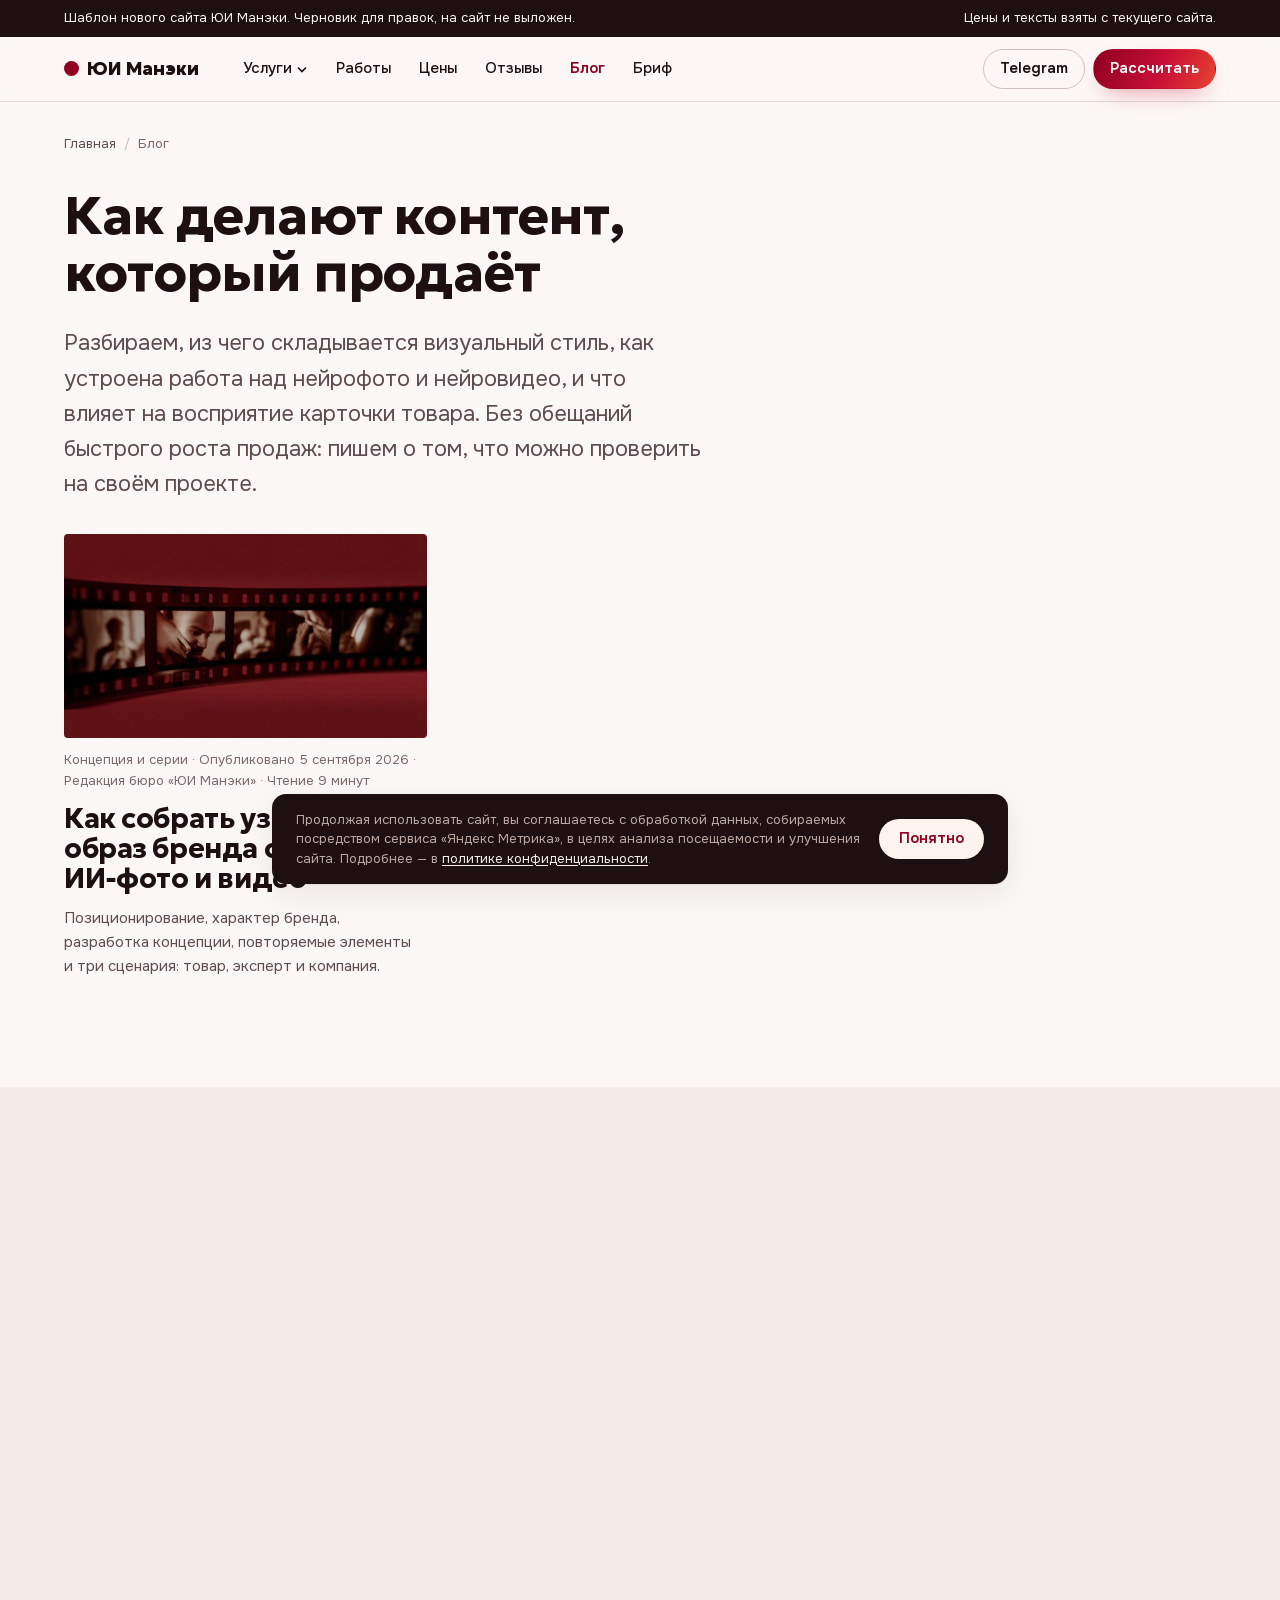
<file: blog/index.html>
<!doctype html>
<html lang="ru">
<head>
<meta charset="utf-8">
<meta name="viewport" content="width=device-width, initial-scale=1, viewport-fit=cover">
<meta name="color-scheme" content="light">
<title>Блог ЮИ Манэки — визуальный контент, карточки, нейросети</title>
<meta content="Статьи о визуальном контенте: как оформить карточку товара, где работают ИИ-фото и ролики, из чего складывается стиль бренда." name="description"/>
<meta name="robots" content="noindex, nofollow">
<meta content="#090909" name="theme-color"/>
<meta content="Бюро визуального контента ЮИ Манэки" name="author"/>
<meta name="language" content="ru"/>
<meta content="ru_RU" property="og:locale"/>
<meta content="website" property="og:type"/>
<meta content="ЮИ Манэки" property="og:site_name"/>
<meta content="Блог бюро ЮИ Манэки — визуальный контент и карточки товаров" property="og:title"/>
<meta content="Статьи о визуальном контенте, нейрофото, нейровидео и оформлении карточек товара для маркетплейсов." property="og:description"/>
<meta content="https://ui-maneki.ru/blog/" property="og:url"/>
<meta content="https://ui-maneki.ru/uslugi-neirofoto-neirovideo-i-infografika-dlya-biznesa.webp" property="og:image"/>
<meta content="Блог бюро визуального контента ЮИ Манэки" property="og:image:alt"/>
<meta content="summary_large_image" name="twitter:card"/>
<meta content="Блог бюро ЮИ Манэки" name="twitter:title"/>
<meta content="Статьи о визуальном контенте, нейрофото, нейровидео и карточках товара." name="twitter:description"/>
<meta content="https://ui-maneki.ru/uslugi-neirofoto-neirovideo-i-infografika-dlya-biznesa.webp" name="twitter:image"/>
<link href="https://ui-maneki.ru/blog/" rel="canonical"/>
<link href="https://ui-maneki.ru/favicon.ico" rel="shortcut icon" type="image/x-icon"/>
<link href="https://ui-maneki.ru/favicon-32x32.png" rel="icon" sizes="32x32" type="image/png"/>
<link href="https://ui-maneki.ru/favicon-16x16.png" rel="icon" sizes="16x16" type="image/png"/>
<link href="https://ui-maneki.ru/apple-touch-icon.png" rel="apple-touch-icon" sizes="180x180"/>
<link href="https://ui-maneki.ru/site.webmanifest" rel="manifest"/>
<script type="application/ld+json">{"@context": "https://schema.org", "@type": "CollectionPage", "@id": "https://ui-maneki.ru/blog/#collection", "name": "Блог бюро визуального контента ЮИ Манэки", "url": "https://ui-maneki.ru/blog/", "inLanguage": "ru", "isPartOf": {"@id": "https://ui-maneki.ru/#website"}, "about": {"@id": "https://ui-maneki.ru/#organization"}, "description": "Статьи о визуальном контенте для бизнеса: карточки товара, нейрофото, нейровидео и визуальный стиль бренда."}</script>
<script type="application/ld+json">{"@context": "https://schema.org", "@type": "WebSite", "@id": "https://ui-maneki.ru/#website", "url": "https://ui-maneki.ru/", "name": "ЮИ Манэки", "inLanguage": "ru", "publisher": {"@id": "https://ui-maneki.ru/#organization"}}</script>
<script type="application/ld+json">{"@context": "https://schema.org", "@id": "https://ui-maneki.ru/#organization", "@type": ["Organization", "ProfessionalService"], "name": "Бюро визуального контента ЮИ Манэки", "url": "https://ui-maneki.ru/", "logo": "https://ui-maneki.ru/apple-touch-icon.png", "alternateName": ["ЮИ Манэки", "Юи Манэки", "UI Maneki"], "sameAs": ["https://www.avito.ru/brands/5de7ce368de156627c8827f77917a1fe", "https://yandex.ru/profile/78532066268"]}</script>
<script type="application/ld+json">{"@context": "https://schema.org", "@type": "Blog", "@id": "https://ui-maneki.ru/blog/#blog", "url": "https://ui-maneki.ru/blog/", "name": "Блог бюро ЮИ Манэки", "inLanguage": "ru", "publisher": {"@id": "https://ui-maneki.ru/#organization"}, "blogPost": [{"@type": "BlogPosting", "headline": "Как собрать узнаваемый образ бренда с помощью нейрофото и нейровидео", "url": "https://ui-maneki.ru/blog/obraz-brenda-neirofoto-i-neirovideo/", "datePublished": "2026-09-05"}]}</script>
<script type="application/ld+json">{"@context": "https://schema.org", "@type": "BreadcrumbList", "itemListElement": [{"@type": "ListItem", "position": 1, "name": "Главная", "item": "https://ui-maneki.ru/"}, {"@type": "ListItem", "position": 2, "name": "Блог", "item": "https://ui-maneki.ru/blog/"}]}</script>
<link href="https://ui-maneki.ru/blog/rss.xml" rel="alternate" title="Блог ЮИ Манэки" type="application/rss+xml"/>
<link rel="preload" href="../fonts/geologica-cyrillic.woff2" as="font" type="font/woff2" crossorigin>
<link rel="preload" href="../fonts/onest-cyrillic.woff2" as="font" type="font/woff2" crossorigin>
<link rel="stylesheet" href="../css/site.css">
</head>
<body>
<a class="skip" href="#main">К содержанию</a>
<div class="tpl-note"><div class="wrap"><span>Шаблон нового сайта ЮИ Манэки. Черновик для правок, на сайт не выложен.</span><span>Цены и тексты взяты с текущего сайта.</span></div></div>
<header class="hdr">
<div class="wrap hdr__in">
<a class="logo" href="../index.html"><span class="logo__dot" aria-hidden="true"></span>ЮИ&nbsp;Манэки</a>
<nav class="nav" aria-label="Основное меню">
<button class="nav__trigger" type="button" aria-expanded="false" aria-controls="svc-panel">Услуги<svg viewBox="0 0 12 12" aria-hidden="true"><path d="M2 4.5 6 8.5l4-4" fill="none" stroke="currentColor" stroke-width="1.6"/></svg></button>
<a class="nav__link" href="../cases.html">Работы</a><a class="nav__link" href="../tariffs.html">Цены</a><a class="nav__link" href="../index.html#reviews">Отзывы</a><a class="nav__link" href="../blog/index.html" aria-current="page">Блог</a><a class="nav__link" href="../brief.html">Бриф</a>
</nav>
<div class="hdr__act">
<a class="btn btn--ghost btn--sm hdr__tg" href="https://t.me/Irinaaaaaaak?text=%D0%97%D0%B4%D1%80%D0%B0%D0%B2%D1%81%D1%82%D0%B2%D1%83%D0%B9%D1%82%D0%B5%21%20%D0%A5%D0%BE%D1%87%D1%83%20%D0%BE%D0%B1%D1%81%D1%83%D0%B4%D0%B8%D1%82%D1%8C%20%D0%B2%D0%B8%D0%B7%D1%83%D0%B0%D0%BB%20%D0%B4%D0%BB%D1%8F%20%D0%B1%D1%80%D0%B5%D0%BD%D0%B4%D0%B0." target="_blank" rel="noopener">Telegram</a>
<a class="btn btn--fill btn--sm hdr__calc" href="../tariffs.html#calc">Рассчитать</a>
<button class="hdr__menu" type="button" aria-expanded="false" aria-controls="sheet" aria-label="Открыть меню"><svg viewBox="0 0 20 20" aria-hidden="true"><path d="M3 6h14M3 10h14M3 14h14" fill="none" stroke="currentColor" stroke-width="1.6"/></svg></button>
</div>
</div>
<div class="svc-panel" id="svc-panel" hidden>
<div class="svc-panel__grid">
<div><p class="svc-panel__h">Услуги бюро</p><ul class="mm-list"><li><a class="mm-item" href="../neirofoto-dlya-marketpleisov.html"><span class="mm-item__img"><img src="../assets/cases/neirofoto/neirofoto-13.webp" srcset="../assets/cases/neirofoto/neirofoto-13-w200.webp 200w, ../assets/cases/neirofoto/neirofoto-13.webp 1529w" sizes="56px" alt="Нейрофотосессия для личного бренда — кадр 13" width="1529" height="2048" decoding="async" loading="lazy"></span><b>ИИ‑фото товара</b><small>Товар в сцене или на ИИ‑модели</small><span class="mm-item__price">от 500 ₽ за кадр</span></a></li><li><a class="mm-item" href="../infografika-dlya-marketpleisov.html"><span class="mm-item__img"><img src="../keisy-infografiki-dlya-marketpleisov-560.webp" srcset="../keisy-infografiki-dlya-marketpleisov-560-w200.webp 200w, ../keisy-infografiki-dlya-marketpleisov-560.webp 560w" sizes="56px" alt="" width="560" height="700" decoding="async" loading="lazy"></span><b>Инфографика</b><small>Обложка и слайды для WB и Ozon</small><span class="mm-item__price">от 550 ₽ за слайд</span></a></li><li><a class="mm-item" href="../neirovideo-dlya-brenda.html"><span class="mm-item__img"><img src="../assets/posters/neirovideo-05.webp" srcset="../assets/posters/neirovideo-05-w200.webp 200w, ../assets/posters/neirovideo-05.webp 800w" sizes="56px" alt="" width="800" height="1072" decoding="async" loading="lazy"></span><b>Нейровидео</b><small>Оживление обложки и ролики</small><span class="mm-item__price">от 1 200 ₽ оживление кадра</span></a></li><li><a class="mm-item" href="../neirofoto-dlya-lyudey.html"><span class="mm-item__img"><img src="../assets/cases/neirofoto/neirofoto-06.webp" srcset="../assets/cases/neirofoto/neirofoto-06-w200.webp 200w, ../assets/cases/neirofoto/neirofoto-06.webp 1143w" sizes="56px" alt="Нейрофотосессия для личного бренда — кадр 6" width="1143" height="2048" decoding="async" loading="lazy"></span><b>ИИ‑фотосессия</b><small>Портреты по вашим фотографиям</small><span class="mm-item__price">от 400 ₽ за кадр</span></a></li><li><a class="mm-item" href="../neirokontent-dlya-brendov.html"><span class="mm-item__img"><img src="../assets/cases/neirokontent/neirokontent-06.webp" srcset="../assets/cases/neirokontent/neirokontent-06-w200.webp 200w, ../assets/cases/neirokontent/neirokontent-06.webp 781w" sizes="56px" alt="Нейроконтент: имиджевый визуал для бренда — кадр 6" width="781" height="1400" decoding="async" loading="lazy"></span><b>Нейроконтент</b><small>Фото, видео и слайды в одном стиле</small><span class="mm-item__price">от 500 ₽ пакеты визуала</span></a></li><li><a class="mm-item" href="../cases.html"><span class="mm-item__img"><img src="../assets/cases/neirokontent/neirokontent-04.webp" srcset="../assets/cases/neirokontent/neirokontent-04-w200.webp 200w, ../assets/cases/neirokontent/neirokontent-04.webp 1045w" sizes="56px" alt="Нейроконтент: имиджевый визуал для бренда — кадр 4" width="1045" height="1400" decoding="async" loading="lazy"></span><b>Все работы</b><small>Фото, ролики и контент бюро</small><span class="mm-item__price">41 работа</span></a></li></ul></div>
<div class="mm-promo"><div class="glows" aria-hidden="true"><span class="glow glow--1"></span><span class="glow glow--3"></span></div>
<p class="mm-promo__t">Посчитайте заказ по прайсу</p>
<ul class="mm-promo__list"><li><span>Фото товара</span><i></i><b>от 500 ₽</b></li><li><span>Фотосессия</span><i></i><b>от 400 ₽</b></li><li><span>Инфографика</span><i></i><b>от 550 ₽</b></li><li><span>Оживление кадра</span><i></i><b>от 1 200 ₽</b></li></ul>
<a class="btn btn--on-field btn--sm" href="../tariffs.html#calc">Открыть калькулятор</a></div>
</div>
<div class="svc-panel__foot"><a href="../tariffs.html">Полный прайс</a><a href="../brief.html">Заполнить бриф</a><a href="https://t.me/Irinaaaaaaak?text=%D0%97%D0%B4%D1%80%D0%B0%D0%B2%D1%81%D1%82%D0%B2%D1%83%D0%B9%D1%82%D0%B5%21%20%D0%A5%D0%BE%D1%87%D1%83%20%D0%BE%D0%B1%D1%81%D1%83%D0%B4%D0%B8%D1%82%D1%8C%20%D0%B2%D0%B8%D0%B7%D1%83%D0%B0%D0%BB%20%D0%B4%D0%BB%D1%8F%20%D0%B1%D1%80%D0%B5%D0%BD%D0%B4%D0%B0." target="_blank" rel="noopener">Написать в Telegram</a><span>Отвечаем в течение рабочего дня</span></div>
</div>
</header>
<div class="nav-scrim" hidden></div>
<div class="sheet" id="sheet" role="dialog" aria-modal="true" aria-label="Меню" hidden>
<div class="sheet__top"><a class="logo" href="../index.html"><span class="logo__dot" aria-hidden="true"></span>ЮИ&nbsp;Манэки</a>
<button class="hdr__menu sheet__close" type="button" aria-label="Закрыть меню"><svg viewBox="0 0 20 20" aria-hidden="true"><path d="m5 5 10 10M15 5 5 15" fill="none" stroke="currentColor" stroke-width="1.8"/></svg></button></div>
<p class="sheet__h">Услуги</p>
<ul class="sheet__svc"><li><a href="../neirofoto-dlya-marketpleisov.html">ИИ‑фото товара<span>от 500 ₽</span></a></li><li><a href="../infografika-dlya-marketpleisov.html">Инфографика<span>от 550 ₽</span></a></li><li><a href="../neirovideo-dlya-brenda.html">Нейровидео<span>от 1 200 ₽</span></a></li><li><a href="../neirofoto-dlya-lyudey.html">ИИ‑фотосессия<span>от 400 ₽</span></a></li><li><a href="../neirokontent-dlya-brendov.html">Нейроконтент<span>от 500 ₽</span></a></li></ul>
<p class="sheet__h">Бюро</p>
<div class="sheet__links"><a href="../cases.html">Работы</a><a href="../tariffs.html">Цены</a><a href="../index.html#reviews">Отзывы</a><a href="../blog/index.html">Блог</a><a href="../brief.html">Бриф</a><a href="../documents.html">Документы</a></div>
<div class="sheet__cta"><a class="btn btn--fill" href="https://t.me/Irinaaaaaaak?text=%D0%97%D0%B4%D1%80%D0%B0%D0%B2%D1%81%D1%82%D0%B2%D1%83%D0%B9%D1%82%D0%B5%21%20%D0%A5%D0%BE%D1%87%D1%83%20%D0%BE%D0%B1%D1%81%D1%83%D0%B4%D0%B8%D1%82%D1%8C%20%D0%B2%D0%B8%D0%B7%D1%83%D0%B0%D0%BB%20%D0%B4%D0%BB%D1%8F%20%D0%B1%D1%80%D0%B5%D0%BD%D0%B4%D0%B0." target="_blank" rel="noopener">Написать в Telegram</a><a class="btn btn--ghost" href="../tariffs.html#calc">Рассчитать стоимость</a></div>
<p class="sheet__h">Связь</p>
<p class="sheet__contacts"><span>+7 912 648-28-26</span><span>seoinfolab@gmail.com</span><span>Екатеринбург, работаем по всей России</span></p>
</div>
<main id="main">
<section class="doc"><div class="wrap"><nav aria-label="Хлебные крошки"><ol class="crumbs"><li><a href="../index.html">Главная</a></li><li><span aria-current="page">Блог</span></li></ol></nav>
<div class="doc__head"><h1>Как делают контент, который продаёт</h1><p class="doc__lead">Разбираем, из чего складывается визуальный стиль, как устроена работа над нейрофото и нейровидео, и что влияет на восприятие карточки товара. Без обещаний быстрого роста продаж: пишем о том, что можно проверить на своём проекте.</p></div>
<ul class="posts">
<li class="post"><a href="obraz-brenda-neirofoto-i-neirovideo/index.html">
<img src="../assets/blog-ai/obraz-brenda-neirofoto-i-neirovideo.jpg" srcset="../assets/blog-ai/obraz-brenda-neirofoto-i-neirovideo.jpg 1600w" sizes="(min-width: 64rem) 560px, 100vw" alt="Образ бренда через серию нейрофото и нейровидео" width="1600" height="900" decoding="async" loading="lazy">
<span class="post__meta">Концепция и серии · Опубликовано 5 сентября 2026 · Редакция бюро «ЮИ Манэки» · Чтение 9 минут</span>
<h2>Как собрать узнаваемый образ бренда с помощью ИИ‑фото и видео</h2>
<p>Позиционирование, характер бренда, разработка концепции, повторяемые элементы и три сценария: товар, эксперт и компания.</p></a></li>
</ul>
</div></section>
<section class="sec sec--alt" id="blog-cta"><div class="wrap lead"><div class="lead__text"><h2>Нужен визуальный контент под конкретную задачу</h2><p>Расскажите про товар, площадку и объём. Предложим формат, назовём сроки и стоимость. Если задача решается вашими силами, скажем и об этом.</p></div>
<div class="form__row" style="align-self:center"><a class="btn btn--fill" href="../brief.html">Оставить заявку</a><a class="btn btn--ghost" href="../tariffs.html">Посмотреть цены</a></div></div></section>
</main>
<footer class="ftr">
<img class="bgimg parallax" src="../o-byuro-yui-maneki-vizualnyi-kontent-dlya-brendov-fon.webp" srcset="../o-byuro-yui-maneki-vizualnyi-kontent-dlya-brendov-fon-w900.webp 900w, ../o-byuro-yui-maneki-vizualnyi-kontent-dlya-brendov-fon.webp 1600w" sizes="100vw" alt="" width="1600" height="750" decoding="async" loading="lazy" aria-hidden="true">
<div class="veil veil--foot"></div><div class="glows" aria-hidden="true"><span class="glow glow--1"></span></div>
<div class="wrap">
<p class="ftr__statement">Пришлите фото товара с телефона. <span>Кадры для карточки будут через 1–3 дня.</span></p>
<div class="ftr__cols">
<nav aria-label="Услуги"><p class="ftr__h">Услуги</p><ul><li><a href="../neirofoto-dlya-marketpleisov.html">ИИ‑фото товара</a></li><li><a href="../infografika-dlya-marketpleisov.html">Инфографика</a></li><li><a href="../neirovideo-dlya-brenda.html">Нейровидео</a></li><li><a href="../neirofoto-dlya-lyudey.html">ИИ‑фотосессия</a></li><li><a href="../neirokontent-dlya-brendov.html">Нейроконтент</a></li></ul></nav>
<nav aria-label="Бюро"><p class="ftr__h">Бюро</p><ul><li><a href="../cases.html">Работы</a></li><li><a href="../tariffs.html">Цены</a></li><li><a href="../index.html#reviews">Отзывы</a></li><li><a href="../blog/index.html">Блог</a></li><li><a href="../brief.html">Бриф</a></li><li><a href="../documents.html">Документы</a></li></ul></nav>
<div><p class="ftr__h">Связь</p><ul>
<li><a href="https://t.me/Irinaaaaaaak" target="_blank" rel="noopener">Telegram @Irinaaaaaaak</a></li>
<li><a href="tel:+79126482826">+7 912 648-28-26</a></li>
<li><a href="mailto:seoinfolab@gmail.com">seoinfolab@gmail.com</a></li>
<li><a href="https://t.me/seolabmp" target="_blank" rel="noopener">Канал @seolabmp</a></li>
<li><a href="https://vk.com/uimaneki" target="_blank" rel="noopener">ВКонтакте</a> · <a href="https://ru.pinterest.com/neurocontentstudio/" target="_blank" rel="noopener">Pinterest</a></li>
<li><a href="https://yandex.ru/profile/78532066268" target="_blank" rel="noopener">Яндекс Карты</a> · <a href="https://www.avito.ru/brands/5de7ce368de156627c8827f77917a1fe" target="_blank" rel="noopener">Авито</a></li>
</ul></div>
</div>
<p class="ftr__legal">© 2026 Бюро визуального контента «ЮИ Манэки» · Крижановская Ирина Александровна · самозанятая · ИНН 667010718983 · Екатеринбург, работаем по всей России · по договору, с чеком</p>
</div>
</footer>
<div class="dock"><a class="btn btn--fill" href="https://t.me/Irinaaaaaaak?text=%D0%97%D0%B4%D1%80%D0%B0%D0%B2%D1%81%D1%82%D0%B2%D1%83%D0%B9%D1%82%D0%B5%21%20%D0%A5%D0%BE%D1%87%D1%83%20%D0%BE%D0%B1%D1%81%D1%83%D0%B4%D0%B8%D1%82%D1%8C%20%D0%B2%D0%B8%D0%B7%D1%83%D0%B0%D0%BB%20%D0%B4%D0%BB%D1%8F%20%D0%B1%D1%80%D0%B5%D0%BD%D0%B4%D0%B0." target="_blank" rel="noopener">Telegram</a><a class="btn btn--ghost" href="../tariffs.html#calc">Рассчитать</a></div>
<dialog class="lb" data-lb aria-label="Просмотр работы">
<figure class="lb__fig"><figcaption class="lb__cap"></figcaption></figure>
<button class="lb__btn lb__close" type="button" aria-label="Закрыть"><svg viewBox="0 0 20 20" aria-hidden="true"><path d="m5 5 10 10M15 5 5 15" fill="none" stroke="currentColor" stroke-width="1.8"/></svg></button>
<button class="lb__btn lb__prev" type="button" aria-label="Предыдущая работа"><svg viewBox="0 0 20 20" aria-hidden="true"><path d="M12.5 4 6.5 10l6 6" fill="none" stroke="currentColor" stroke-width="1.8"/></svg></button>
<button class="lb__btn lb__next" type="button" aria-label="Следующая работа"><svg viewBox="0 0 20 20" aria-hidden="true"><path d="m7.5 4 6 6-6 6" fill="none" stroke="currentColor" stroke-width="1.8"/></svg></button>
</dialog>
<script>if (/(^|\.)ui-maneki\.ru$/.test(location.hostname)) {
(function(m,e,t,r,i,k,a){m[i]=m[i]||function(){(m[i].a=m[i].a||[]).push(arguments)};
m[i].l=1*new Date();
for (var j = 0; j < document.scripts.length; j++) { if (document.scripts[j].src === r) { return; } }
k=e.createElement(t),a=e.getElementsByTagName(t)[0],k.async=1,k.src=r,a.parentNode.insertBefore(k,a)})
(window, document, "script", "https://mc.yandex.ru/metrika/tag.js", "ym");
ym(108579712, "init", {
  clickmap:true,
  trackLinks:true,
  accurateTrackBounce:true,
  webvisor:true,
  trackHash:true
});
}</script>
<noscript><div><img src="https://mc.yandex.ru/watch/108579712" style="position:absolute; left:-9999px;" alt=""/></div></noscript>
<script defer src="../metrika-config.js"></script>
<script defer src="../metrika-loader.js"></script>
<script defer src="../js/lead.js"></script>
<script src="../js/site.js" defer></script>
</body>
</html>
</file>
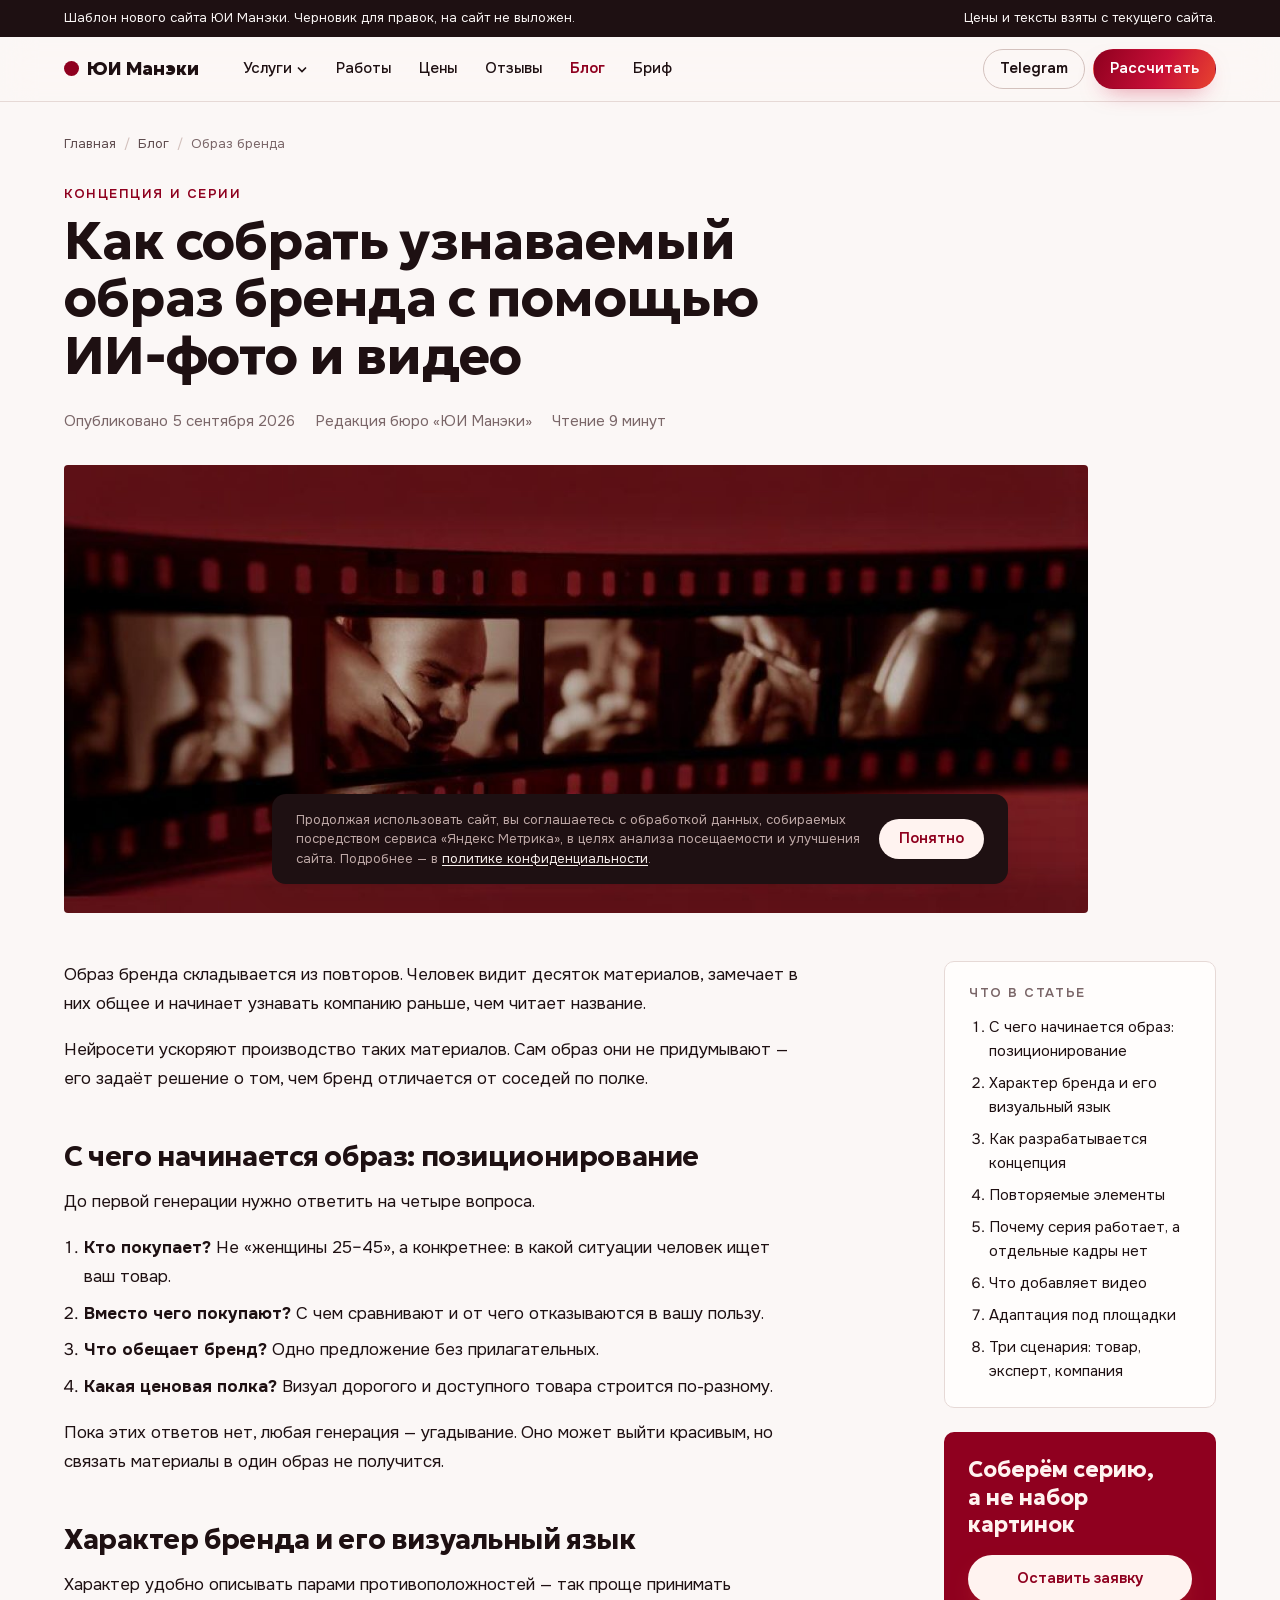
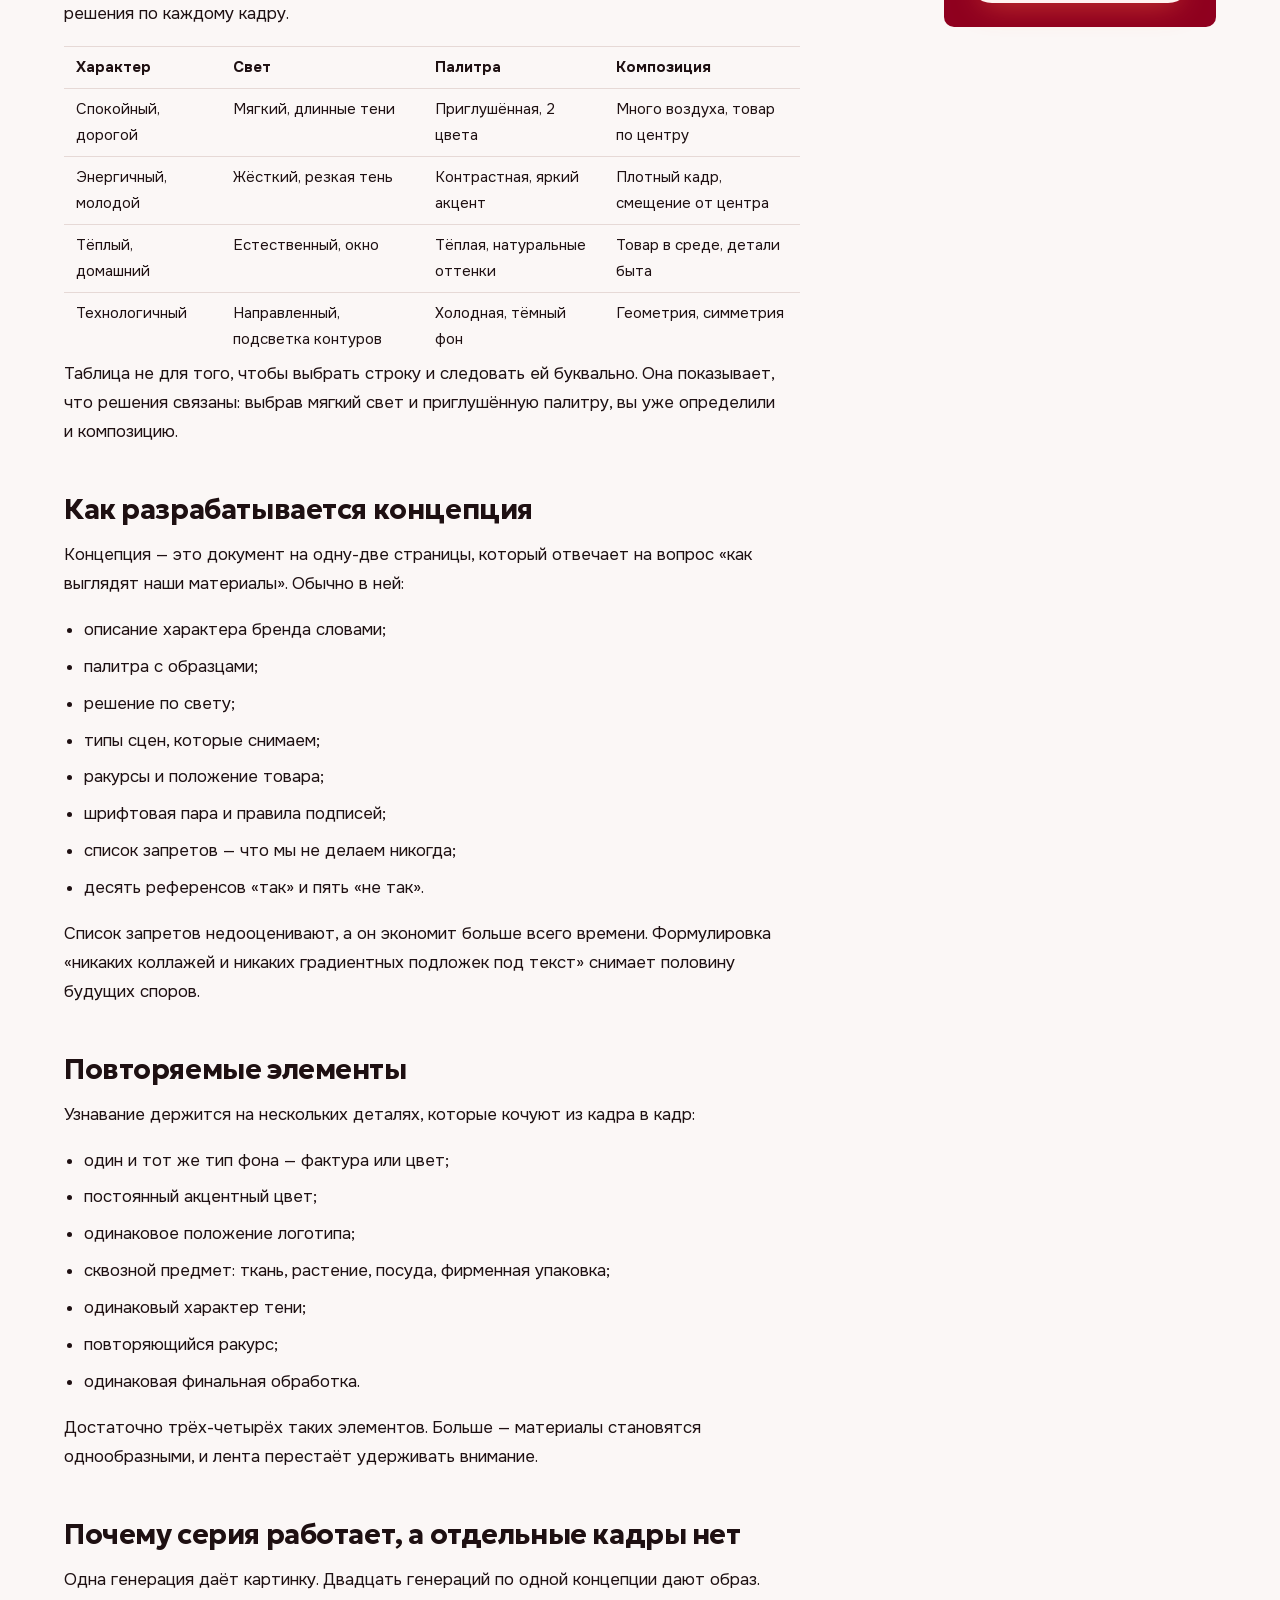
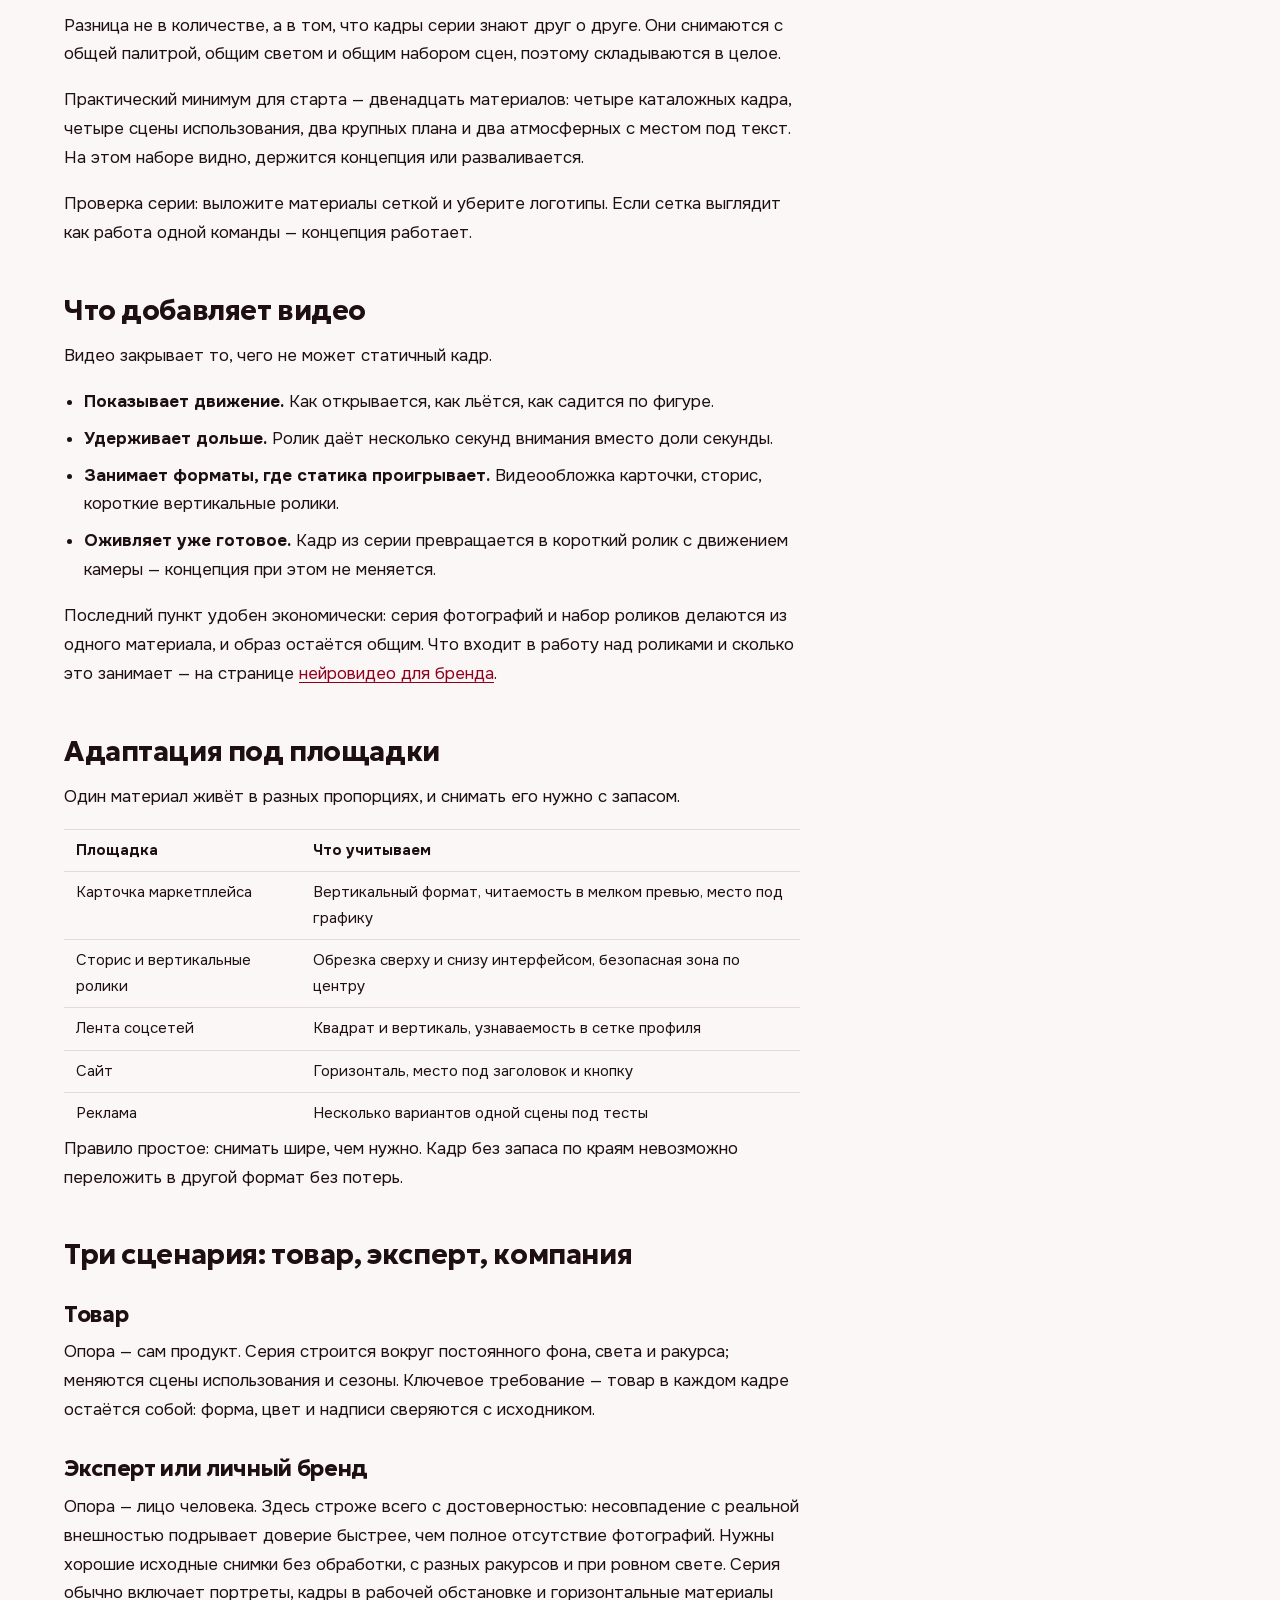
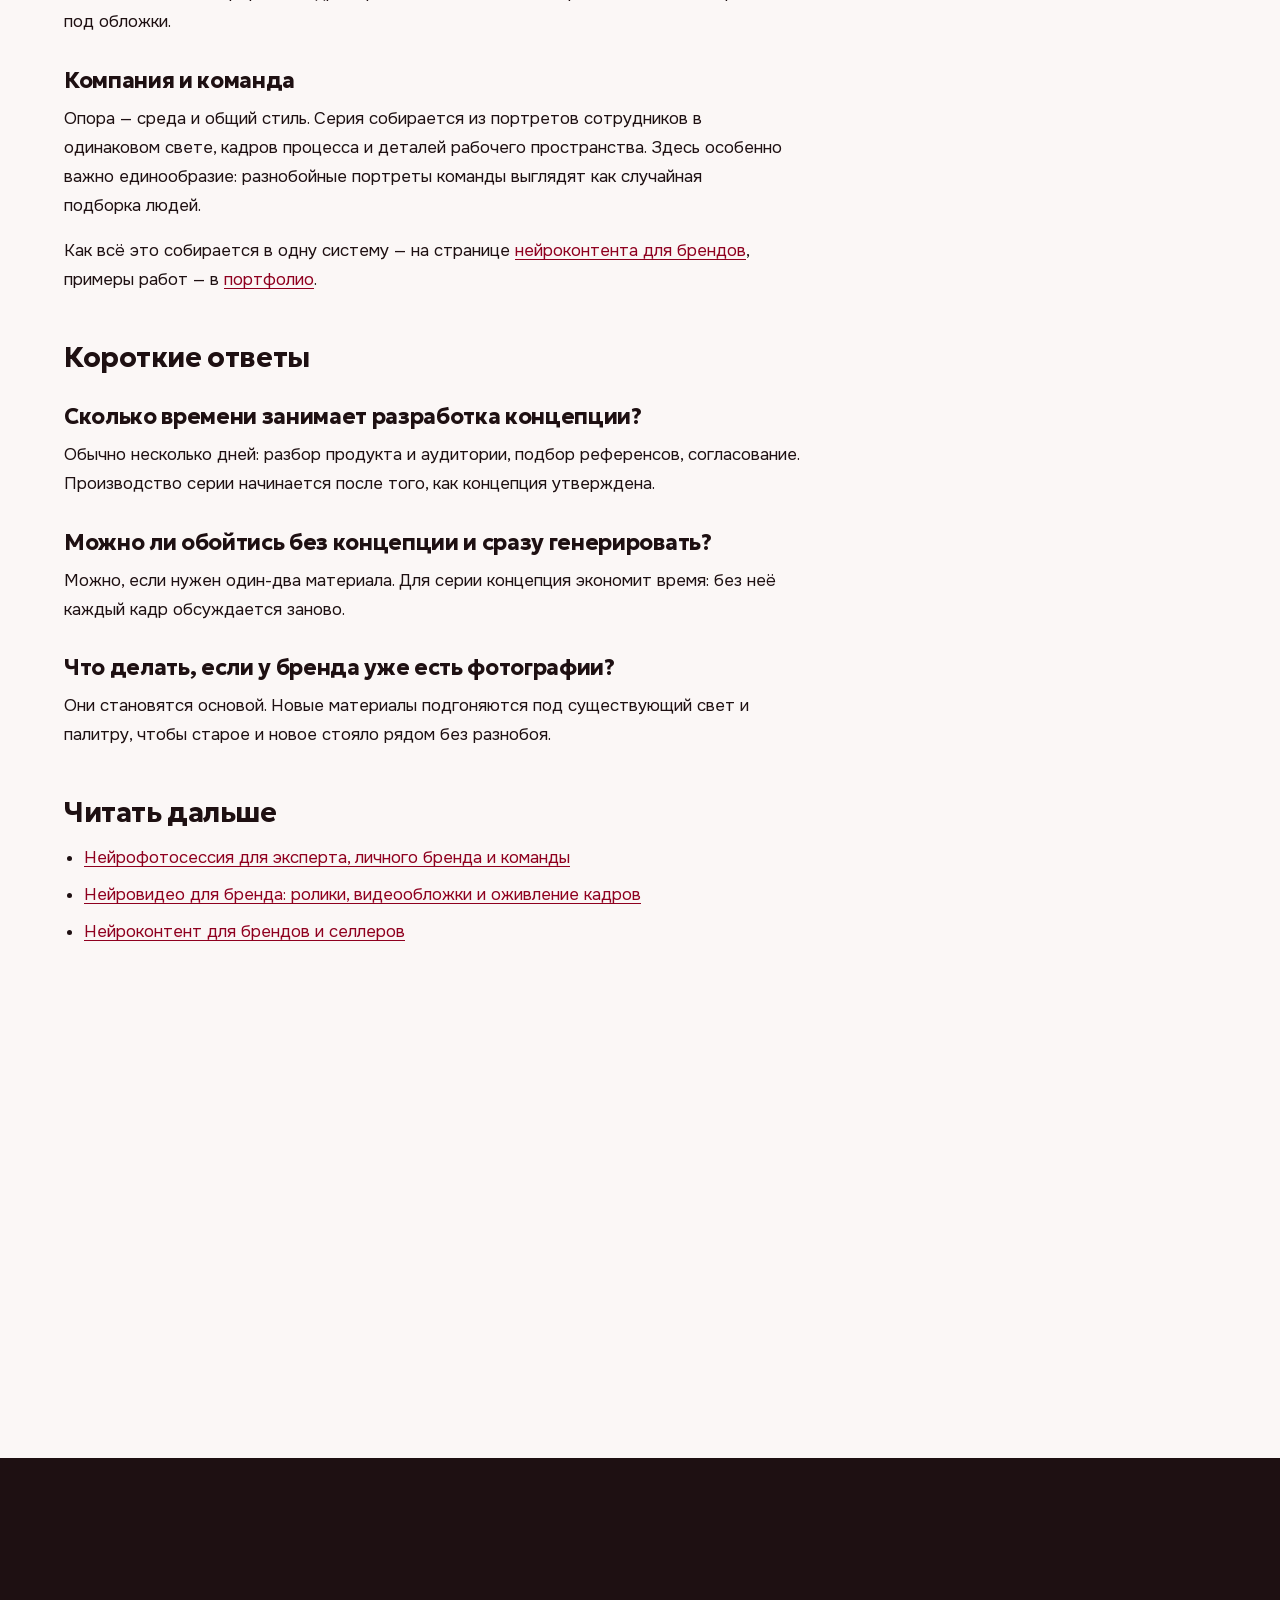
<file: blog/obraz-brenda-neirofoto-i-neirovideo/index.html>
<!doctype html>
<html lang="ru">
<head>
<meta charset="utf-8">
<meta name="viewport" content="width=device-width, initial-scale=1, viewport-fit=cover">
<meta name="color-scheme" content="light">
<title>Образ бренда через ИИ-фото и видео — ЮИ Манэки</title>
<meta content="Характер бренда и визуальный язык: как собрать концепцию, какие элементы повторять, где нужно видео. Сценарии: товар, человек, компания." name="description"/>
<meta name="robots" content="noindex, nofollow">
<meta content="#090909" name="theme-color"/>
<meta content="Бюро визуального контента ЮИ Манэки" name="author"/>
<meta name="language" content="ru"/>
<meta content="ru_RU" property="og:locale"/>
<meta content="article" property="og:type"/>
<meta content="ЮИ Манэки" property="og:site_name"/>
<meta content="Как собрать узнаваемый образ бренда с помощью нейрофото и нейровидео" property="og:title"/>
<meta content="Позиционирование, характер бренда и визуальный язык, разработка концепции, повторяемые элементы, роль видео, адаптация под площадки и три сценария: товар, эксперт, компания." property="og:description"/>
<meta content="https://ui-maneki.ru/blog/obraz-brenda-neirofoto-i-neirovideo/" property="og:url"/>
<meta content="https://ui-maneki.ru/assets/blog-ai/obraz-brenda-neirofoto-i-neirovideo.jpg" property="og:image"/>
<meta content="Образ бренда через серию нейрофото и нейровидео" property="og:image:alt"/>
<meta content="summary_large_image" name="twitter:card"/>
<meta content="Как собрать узнаваемый образ бренда с помощью нейрофото и нейровидео" name="twitter:title"/>
<meta content="Позиционирование, характер бренда и визуальный язык, разработка концепции, повторяемые элементы, роль видео, адаптация под площадки и три сценария: товар, эксперт, компания." name="twitter:description"/>
<meta content="https://ui-maneki.ru/assets/blog-ai/obraz-brenda-neirofoto-i-neirovideo.jpg" name="twitter:image"/>
<link href="https://ui-maneki.ru/blog/obraz-brenda-neirofoto-i-neirovideo/" rel="canonical"/>
<link href="https://ui-maneki.ru/favicon.ico" rel="shortcut icon" type="image/x-icon"/>
<link href="https://ui-maneki.ru/favicon-32x32.png" rel="icon" sizes="32x32" type="image/png"/>
<link href="https://ui-maneki.ru/favicon-16x16.png" rel="icon" sizes="16x16" type="image/png"/>
<link href="https://ui-maneki.ru/apple-touch-icon.png" rel="apple-touch-icon" sizes="180x180"/>
<link href="https://ui-maneki.ru/site.webmanifest" rel="manifest"/>
<script type="application/ld+json">{"@context": "https://schema.org", "@type": "WebPage", "@id": "https://ui-maneki.ru/blog/obraz-brenda-neirofoto-i-neirovideo/#webpage", "name": "Как собрать образ бренда с помощью ИИ-фото и видео", "url": "https://ui-maneki.ru/blog/obraz-brenda-neirofoto-i-neirovideo/", "inLanguage": "ru", "isPartOf": {"@id": "https://ui-maneki.ru/#website"}, "about": {"@id": "https://ui-maneki.ru/#organization"}, "description": "Позиционирование, характер бренда и визуальный язык, разработка концепции, повторяемые элементы, роль видео, адаптация под площадки и три сценария: товар, эксперт, компания."}</script>
<script type="application/ld+json">{"@context": "https://schema.org", "@type": "WebSite", "@id": "https://ui-maneki.ru/#website", "url": "https://ui-maneki.ru/", "name": "ЮИ Манэки", "inLanguage": "ru", "publisher": {"@id": "https://ui-maneki.ru/#organization"}}</script>
<script type="application/ld+json">{"@context": "https://schema.org", "@id": "https://ui-maneki.ru/#organization", "@type": ["Organization", "ProfessionalService"], "name": "Бюро визуального контента ЮИ Манэки", "url": "https://ui-maneki.ru/", "logo": "https://ui-maneki.ru/apple-touch-icon.png", "alternateName": ["ЮИ Манэки", "Юи Манэки", "UI Maneki"], "sameAs": ["https://www.avito.ru/brands/5de7ce368de156627c8827f77917a1fe", "https://yandex.ru/profile/78532066268"]}</script>
<script type="application/ld+json">{"@context": "https://schema.org", "@type": "BlogPosting", "@id": "https://ui-maneki.ru/blog/obraz-brenda-neirofoto-i-neirovideo/#article", "headline": "Как собрать узнаваемый образ бренда с помощью нейрофото и нейровидео", "description": "Позиционирование, характер бренда и визуальный язык, разработка концепции, повторяемые элементы, роль видео, адаптация под площадки и три сценария: товар, эксперт, компания.", "url": "https://ui-maneki.ru/blog/obraz-brenda-neirofoto-i-neirovideo/", "mainEntityOfPage": {"@type": "WebPage", "@id": "https://ui-maneki.ru/blog/obraz-brenda-neirofoto-i-neirovideo/"}, "inLanguage": "ru", "datePublished": "2026-09-05", "dateModified": "2026-09-05", "author": {"@type": "Organization", "name": "Редакция бюро «ЮИ Манэки»", "url": "https://ui-maneki.ru/"}, "publisher": {"@id": "https://ui-maneki.ru/#organization"}, "isPartOf": {"@id": "https://ui-maneki.ru/blog/#blog"}, "articleSection": "Концепция", "image": {"@type": "ImageObject", "url": "https://ui-maneki.ru/portfolio-neirovideo-dlya-reklamy-i-zapuskov.webp", "width": 1600, "height": 567, "caption": "Образ бренда через серию нейрофото и нейровидео"}, "timeRequired": "PT9M"}</script>
<script type="application/ld+json">{"@context": "https://schema.org", "@type": "BreadcrumbList", "itemListElement": [{"@type": "ListItem", "position": 1, "name": "Главная", "item": "https://ui-maneki.ru/"}, {"@type": "ListItem", "position": 2, "name": "Блог", "item": "https://ui-maneki.ru/blog/"}, {"@type": "ListItem", "position": 3, "name": "Образ бренда", "item": "https://ui-maneki.ru/blog/obraz-brenda-neirofoto-i-neirovideo/"}]}</script>
<link href="https://ui-maneki.ru/blog/rss.xml" rel="alternate" title="Блог ЮИ Манэки" type="application/rss+xml"/>
<link rel="preload" href="../../fonts/geologica-cyrillic.woff2" as="font" type="font/woff2" crossorigin>
<link rel="preload" href="../../fonts/onest-cyrillic.woff2" as="font" type="font/woff2" crossorigin>
<link rel="stylesheet" href="../../css/site.css">
</head>
<body>
<a class="skip" href="#main">К содержанию</a>
<div class="tpl-note"><div class="wrap"><span>Шаблон нового сайта ЮИ Манэки. Черновик для правок, на сайт не выложен.</span><span>Цены и тексты взяты с текущего сайта.</span></div></div>
<header class="hdr">
<div class="wrap hdr__in">
<a class="logo" href="../../index.html"><span class="logo__dot" aria-hidden="true"></span>ЮИ&nbsp;Манэки</a>
<nav class="nav" aria-label="Основное меню">
<button class="nav__trigger" type="button" aria-expanded="false" aria-controls="svc-panel">Услуги<svg viewBox="0 0 12 12" aria-hidden="true"><path d="M2 4.5 6 8.5l4-4" fill="none" stroke="currentColor" stroke-width="1.6"/></svg></button>
<a class="nav__link" href="../../cases.html">Работы</a><a class="nav__link" href="../../tariffs.html">Цены</a><a class="nav__link" href="../../index.html#reviews">Отзывы</a><a class="nav__link" href="../../blog/index.html" aria-current="page">Блог</a><a class="nav__link" href="../../brief.html">Бриф</a>
</nav>
<div class="hdr__act">
<a class="btn btn--ghost btn--sm hdr__tg" href="https://t.me/Irinaaaaaaak?text=%D0%97%D0%B4%D1%80%D0%B0%D0%B2%D1%81%D1%82%D0%B2%D1%83%D0%B9%D1%82%D0%B5%21%20%D0%A5%D0%BE%D1%87%D1%83%20%D0%BE%D0%B1%D1%81%D1%83%D0%B4%D0%B8%D1%82%D1%8C%20%D0%B2%D0%B8%D0%B7%D1%83%D0%B0%D0%BB%20%D0%B4%D0%BB%D1%8F%20%D0%B1%D1%80%D0%B5%D0%BD%D0%B4%D0%B0." target="_blank" rel="noopener">Telegram</a>
<a class="btn btn--fill btn--sm hdr__calc" href="../../tariffs.html#calc">Рассчитать</a>
<button class="hdr__menu" type="button" aria-expanded="false" aria-controls="sheet" aria-label="Открыть меню"><svg viewBox="0 0 20 20" aria-hidden="true"><path d="M3 6h14M3 10h14M3 14h14" fill="none" stroke="currentColor" stroke-width="1.6"/></svg></button>
</div>
</div>
<div class="svc-panel" id="svc-panel" hidden>
<div class="svc-panel__grid">
<div><p class="svc-panel__h">Услуги бюро</p><ul class="mm-list"><li><a class="mm-item" href="../../neirofoto-dlya-marketpleisov.html"><span class="mm-item__img"><img src="../../assets/cases/neirofoto/neirofoto-13.webp" srcset="../../assets/cases/neirofoto/neirofoto-13-w200.webp 200w, ../../assets/cases/neirofoto/neirofoto-13.webp 1529w" sizes="56px" alt="Нейрофотосессия для личного бренда — кадр 13" width="1529" height="2048" decoding="async" loading="lazy"></span><b>ИИ‑фото товара</b><small>Товар в сцене или на ИИ‑модели</small><span class="mm-item__price">от 500 ₽ за кадр</span></a></li><li><a class="mm-item" href="../../infografika-dlya-marketpleisov.html"><span class="mm-item__img"><img src="../../keisy-infografiki-dlya-marketpleisov-560.webp" srcset="../../keisy-infografiki-dlya-marketpleisov-560-w200.webp 200w, ../../keisy-infografiki-dlya-marketpleisov-560.webp 560w" sizes="56px" alt="" width="560" height="700" decoding="async" loading="lazy"></span><b>Инфографика</b><small>Обложка и слайды для WB и Ozon</small><span class="mm-item__price">от 550 ₽ за слайд</span></a></li><li><a class="mm-item" href="../../neirovideo-dlya-brenda.html"><span class="mm-item__img"><img src="../../assets/posters/neirovideo-05.webp" srcset="../../assets/posters/neirovideo-05-w200.webp 200w, ../../assets/posters/neirovideo-05.webp 800w" sizes="56px" alt="" width="800" height="1072" decoding="async" loading="lazy"></span><b>Нейровидео</b><small>Оживление обложки и ролики</small><span class="mm-item__price">от 1 200 ₽ оживление кадра</span></a></li><li><a class="mm-item" href="../../neirofoto-dlya-lyudey.html"><span class="mm-item__img"><img src="../../assets/cases/neirofoto/neirofoto-06.webp" srcset="../../assets/cases/neirofoto/neirofoto-06-w200.webp 200w, ../../assets/cases/neirofoto/neirofoto-06.webp 1143w" sizes="56px" alt="Нейрофотосессия для личного бренда — кадр 6" width="1143" height="2048" decoding="async" loading="lazy"></span><b>ИИ‑фотосессия</b><small>Портреты по вашим фотографиям</small><span class="mm-item__price">от 400 ₽ за кадр</span></a></li><li><a class="mm-item" href="../../neirokontent-dlya-brendov.html"><span class="mm-item__img"><img src="../../assets/cases/neirokontent/neirokontent-06.webp" srcset="../../assets/cases/neirokontent/neirokontent-06-w200.webp 200w, ../../assets/cases/neirokontent/neirokontent-06.webp 781w" sizes="56px" alt="Нейроконтент: имиджевый визуал для бренда — кадр 6" width="781" height="1400" decoding="async" loading="lazy"></span><b>Нейроконтент</b><small>Фото, видео и слайды в одном стиле</small><span class="mm-item__price">от 500 ₽ пакеты визуала</span></a></li><li><a class="mm-item" href="../../cases.html"><span class="mm-item__img"><img src="../../assets/cases/neirokontent/neirokontent-04.webp" srcset="../../assets/cases/neirokontent/neirokontent-04-w200.webp 200w, ../../assets/cases/neirokontent/neirokontent-04.webp 1045w" sizes="56px" alt="Нейроконтент: имиджевый визуал для бренда — кадр 4" width="1045" height="1400" decoding="async" loading="lazy"></span><b>Все работы</b><small>Фото, ролики и контент бюро</small><span class="mm-item__price">41 работа</span></a></li></ul></div>
<div class="mm-promo"><div class="glows" aria-hidden="true"><span class="glow glow--1"></span><span class="glow glow--3"></span></div>
<p class="mm-promo__t">Посчитайте заказ по прайсу</p>
<ul class="mm-promo__list"><li><span>Фото товара</span><i></i><b>от 500 ₽</b></li><li><span>Фотосессия</span><i></i><b>от 400 ₽</b></li><li><span>Инфографика</span><i></i><b>от 550 ₽</b></li><li><span>Оживление кадра</span><i></i><b>от 1 200 ₽</b></li></ul>
<a class="btn btn--on-field btn--sm" href="../../tariffs.html#calc">Открыть калькулятор</a></div>
</div>
<div class="svc-panel__foot"><a href="../../tariffs.html">Полный прайс</a><a href="../../brief.html">Заполнить бриф</a><a href="https://t.me/Irinaaaaaaak?text=%D0%97%D0%B4%D1%80%D0%B0%D0%B2%D1%81%D1%82%D0%B2%D1%83%D0%B9%D1%82%D0%B5%21%20%D0%A5%D0%BE%D1%87%D1%83%20%D0%BE%D0%B1%D1%81%D1%83%D0%B4%D0%B8%D1%82%D1%8C%20%D0%B2%D0%B8%D0%B7%D1%83%D0%B0%D0%BB%20%D0%B4%D0%BB%D1%8F%20%D0%B1%D1%80%D0%B5%D0%BD%D0%B4%D0%B0." target="_blank" rel="noopener">Написать в Telegram</a><span>Отвечаем в течение рабочего дня</span></div>
</div>
</header>
<div class="nav-scrim" hidden></div>
<div class="sheet" id="sheet" role="dialog" aria-modal="true" aria-label="Меню" hidden>
<div class="sheet__top"><a class="logo" href="../../index.html"><span class="logo__dot" aria-hidden="true"></span>ЮИ&nbsp;Манэки</a>
<button class="hdr__menu sheet__close" type="button" aria-label="Закрыть меню"><svg viewBox="0 0 20 20" aria-hidden="true"><path d="m5 5 10 10M15 5 5 15" fill="none" stroke="currentColor" stroke-width="1.8"/></svg></button></div>
<p class="sheet__h">Услуги</p>
<ul class="sheet__svc"><li><a href="../../neirofoto-dlya-marketpleisov.html">ИИ‑фото товара<span>от 500 ₽</span></a></li><li><a href="../../infografika-dlya-marketpleisov.html">Инфографика<span>от 550 ₽</span></a></li><li><a href="../../neirovideo-dlya-brenda.html">Нейровидео<span>от 1 200 ₽</span></a></li><li><a href="../../neirofoto-dlya-lyudey.html">ИИ‑фотосессия<span>от 400 ₽</span></a></li><li><a href="../../neirokontent-dlya-brendov.html">Нейроконтент<span>от 500 ₽</span></a></li></ul>
<p class="sheet__h">Бюро</p>
<div class="sheet__links"><a href="../../cases.html">Работы</a><a href="../../tariffs.html">Цены</a><a href="../../index.html#reviews">Отзывы</a><a href="../../blog/index.html">Блог</a><a href="../../brief.html">Бриф</a><a href="../../documents.html">Документы</a></div>
<div class="sheet__cta"><a class="btn btn--fill" href="https://t.me/Irinaaaaaaak?text=%D0%97%D0%B4%D1%80%D0%B0%D0%B2%D1%81%D1%82%D0%B2%D1%83%D0%B9%D1%82%D0%B5%21%20%D0%A5%D0%BE%D1%87%D1%83%20%D0%BE%D0%B1%D1%81%D1%83%D0%B4%D0%B8%D1%82%D1%8C%20%D0%B2%D0%B8%D0%B7%D1%83%D0%B0%D0%BB%20%D0%B4%D0%BB%D1%8F%20%D0%B1%D1%80%D0%B5%D0%BD%D0%B4%D0%B0." target="_blank" rel="noopener">Написать в Telegram</a><a class="btn btn--ghost" href="../../tariffs.html#calc">Рассчитать стоимость</a></div>
<p class="sheet__h">Связь</p>
<p class="sheet__contacts"><span>+7 912 648-28-26</span><span>seoinfolab@gmail.com</span><span>Екатеринбург, работаем по всей России</span></p>
</div>
<main id="main">
<div class="progress" aria-hidden="true"></div><article class="doc"><div class="wrap"><nav aria-label="Хлебные крошки"><ol class="crumbs"><li><a href="../../index.html">Главная</a></li><li><a href="../../blog/index.html">Блог</a></li><li><span aria-current="page">Образ бренда</span></li></ol></nav>
<header class="doc__head"><p class="doc__cat">Концепция и серии</p><h1>Как собрать узнаваемый образ бренда с помощью ИИ‑фото и видео</h1>
<p class="doc__meta"><span>Опубликовано 5 сентября 2026</span><span>Редакция бюро «ЮИ Манэки»</span><span>Чтение 9 минут</span></p></header>
<figure class="doc__cover"><img src="../../assets/blog-ai/obraz-brenda-neirofoto-i-neirovideo.jpg" srcset="../../assets/blog-ai/obraz-brenda-neirofoto-i-neirovideo.jpg 1600w" sizes="(min-width: 64rem) 1024px, 100vw" alt="Образ бренда: серия нейрофото и нейровидео, собранных по одной концепции" width="1600" height="900" decoding="async"></figure>
<div class="doc__layout">
<div class="prose">

<p>Образ бренда складывается из повторов. Человек видит десяток материалов, замечает в них общее и начинает узнавать компанию раньше, чем читает название.</p>

<p>Нейросети ускоряют производство таких материалов. Сам образ они не придумывают — его задаёт решение о том, чем бренд отличается от соседей по полке.</p>

<h2 id="pozicionirovanie">С чего начинается образ: позиционирование</h2>

<p>До первой генерации нужно ответить на четыре вопроса.</p>

<ol>
<li><strong>Кто покупает?</strong> Не «женщины 25–45», а конкретнее: в какой ситуации человек ищет ваш товар.</li>
<li><strong>Вместо чего покупают?</strong> С чем сравнивают и от чего отказываются в вашу пользу.</li>
<li><strong>Что обещает бренд?</strong> Одно предложение без прилагательных.</li>
<li><strong>Какая ценовая полка?</strong> Визуал дорогого и доступного товара строится по-разному.</li>
</ol>

<p>Пока этих ответов нет, любая генерация — угадывание. Оно может выйти красивым, но связать материалы в один образ не получится.</p>

<h2 id="harakter">Характер бренда и его визуальный язык</h2>

<p>Характер удобно описывать парами противоположностей — так проще принимать решения по каждому кадру.</p>

<div>
<table>
<thead><tr><th>Характер</th><th>Свет</th><th>Палитра</th><th>Композиция</th></tr></thead>
<tbody>
<tr><td>Спокойный, дорогой</td><td>Мягкий, длинные тени</td><td>Приглушённая, 2 цвета</td><td>Много воздуха, товар по центру</td></tr>
<tr><td>Энергичный, молодой</td><td>Жёсткий, резкая тень</td><td>Контрастная, яркий акцент</td><td>Плотный кадр, смещение от центра</td></tr>
<tr><td>Тёплый, домашний</td><td>Естественный, окно</td><td>Тёплая, натуральные оттенки</td><td>Товар в среде, детали быта</td></tr>
<tr><td>Технологичный</td><td>Направленный, подсветка контуров</td><td>Холодная, тёмный фон</td><td>Геометрия, симметрия</td></tr>
</tbody>
</table>
</div>

<p>Таблица не для того, чтобы выбрать строку и следовать ей буквально. Она показывает, что решения связаны: выбрав мягкий свет и приглушённую палитру, вы уже определили и композицию.</p>

<h2 id="koncepciya">Как разрабатывается концепция</h2>

<p>Концепция — это документ на одну-две страницы, который отвечает на вопрос «как выглядят наши материалы». Обычно в ней:</p>

<ul>
<li>описание характера бренда словами;</li>
<li>палитра с образцами;</li>
<li>решение по свету;</li>
<li>типы сцен, которые снимаем;</li>
<li>ракурсы и положение товара;</li>
<li>шрифтовая пара и правила подписей;</li>
<li>список запретов — что мы не делаем никогда;</li>
<li>десять референсов «так» и пять «не так».</li>
</ul>

<p>Список запретов недооценивают, а он экономит больше всего времени. Формулировка «никаких коллажей и никаких градиентных подложек под текст» снимает половину будущих споров.</p>

<h2 id="elementy">Повторяемые элементы</h2>

<p>Узнавание держится на нескольких деталях, которые кочуют из кадра в кадр:</p>

<ul>
<li>один и тот же тип фона — фактура или цвет;</li>
<li>постоянный акцентный цвет;</li>
<li>одинаковое положение логотипа;</li>
<li>сквозной предмет: ткань, растение, посуда, фирменная упаковка;</li>
<li>одинаковый характер тени;</li>
<li>повторяющийся ракурс;</li>
<li>одинаковая финальная обработка.</li>
</ul>

<p>Достаточно трёх-четырёх таких элементов. Больше — материалы становятся однообразными, и лента перестаёт удерживать внимание.</p>

<h2 id="seriya">Почему серия работает, а отдельные кадры нет</h2>

<p>Одна генерация даёт картинку. Двадцать генераций по одной концепции дают образ.</p>

<p>Разница не в количестве, а в том, что кадры серии знают друг о друге. Они снимаются с общей палитрой, общим светом и общим набором сцен, поэтому складываются в целое.</p>

<p>Практический минимум для старта — двенадцать материалов: четыре каталожных кадра, четыре сцены использования, два крупных плана и два атмосферных с местом под текст. На этом наборе видно, держится концепция или разваливается.</p>

<div>
<p>Проверка серии: выложите материалы сеткой и уберите логотипы. Если сетка выглядит как работа одной команды — концепция работает.</p>
</div>

<h2 id="video">Что добавляет видео</h2>

<p>Видео закрывает то, чего не может статичный кадр.</p>

<ul>
<li><strong>Показывает движение.</strong> Как открывается, как льётся, как садится по фигуре.</li>
<li><strong>Удерживает дольше.</strong> Ролик даёт несколько секунд внимания вместо доли секунды.</li>
<li><strong>Занимает форматы, где статика проигрывает.</strong> Видеообложка карточки, сторис, короткие вертикальные ролики.</li>
<li><strong>Оживляет уже готовое.</strong> Кадр из серии превращается в короткий ролик с движением камеры — концепция при этом не меняется.</li>
</ul>

<p>Последний пункт удобен экономически: серия фотографий и набор роликов делаются из одного материала, и образ остаётся общим. Что входит в работу над роликами и сколько это занимает — на странице <a href="../../neirovideo-dlya-brenda.html">нейровидео для бренда</a>.</p>

<h2 id="adaptaciya">Адаптация под площадки</h2>

<p>Один материал живёт в разных пропорциях, и снимать его нужно с запасом.</p>

<div>
<table>
<thead><tr><th>Площадка</th><th>Что учитываем</th></tr></thead>
<tbody>
<tr><td>Карточка маркетплейса</td><td>Вертикальный формат, читаемость в мелком превью, место под графику</td></tr>
<tr><td>Сторис и вертикальные ролики</td><td>Обрезка сверху и снизу интерфейсом, безопасная зона по центру</td></tr>
<tr><td>Лента соцсетей</td><td>Квадрат и вертикаль, узнаваемость в сетке профиля</td></tr>
<tr><td>Сайт</td><td>Горизонталь, место под заголовок и кнопку</td></tr>
<tr><td>Реклама</td><td>Несколько вариантов одной сцены под тесты</td></tr>
</tbody>
</table>
</div>

<p>Правило простое: снимать шире, чем нужно. Кадр без запаса по краям невозможно переложить в другой формат без потерь.</p>

<h2 id="scenarii">Три сценария: товар, эксперт, компания</h2>

<h3>Товар</h3>
<p>Опора — сам продукт. Серия строится вокруг постоянного фона, света и ракурса; меняются сцены использования и сезоны. Ключевое требование — товар в каждом кадре остаётся собой: форма, цвет и надписи сверяются с исходником.</p>

<h3>Эксперт или личный бренд</h3>
<p>Опора — лицо человека. Здесь строже всего с достоверностью: несовпадение с реальной внешностью подрывает доверие быстрее, чем полное отсутствие фотографий. Нужны хорошие исходные снимки без обработки, с разных ракурсов и при ровном свете. Серия обычно включает портреты, кадры в рабочей обстановке и горизонтальные материалы под обложки.</p>

<h3>Компания и команда</h3>
<p>Опора — среда и общий стиль. Серия собирается из портретов сотрудников в одинаковом свете, кадров процесса и деталей рабочего пространства. Здесь особенно важно единообразие: разнобойные портреты команды выглядят как случайная подборка людей.</p>

<p>Как всё это собирается в одну систему — на странице <a href="../../neirokontent-dlya-brendov.html">нейроконтента для брендов</a>, примеры работ — в <a href="../../cases.html">портфолио</a>.</p>

<h2>Короткие ответы</h2>

<h3>Сколько времени занимает разработка концепции?</h3>
<p>Обычно несколько дней: разбор продукта и аудитории, подбор референсов, согласование. Производство серии начинается после того, как концепция утверждена.</p>

<h3>Можно ли обойтись без концепции и сразу генерировать?</h3>
<p>Можно, если нужен один-два материала. Для серии концепция экономит время: без неё каждый кадр обсуждается заново.</p>

<h3>Что делать, если у бренда уже есть фотографии?</h3>
<p>Они становятся основой. Новые материалы подгоняются под существующий свет и палитру, чтобы старое и новое стояло рядом без разнобоя.</p>

<h2>Читать дальше</h2><ul><li><a href="../../neirofoto-dlya-lyudey.html">Нейрофотосессия для эксперта, личного бренда и команды</a></li><li><a href="../../neirovideo-dlya-brenda.html">Нейровидео для бренда: ролики, видеообложки и оживление кадров</a></li><li><a href="../../neirokontent-dlya-brendov.html">Нейроконтент для брендов и селлеров</a></li></ul></div>
<aside class="doc__aside"><nav class="toc" aria-label="Содержание"><h2>Что в статье</h2><ol>
<li><a href="#pozicionirovanie">С чего начинается образ: позиционирование</a></li>
<li><a href="#harakter">Характер бренда и его визуальный язык</a></li>
<li><a href="#koncepciya">Как разрабатывается концепция</a></li>
<li><a href="#elementy">Повторяемые элементы</a></li>
<li><a href="#seriya">Почему серия работает, а отдельные кадры нет</a></li>
<li><a href="#video">Что добавляет видео</a></li>
<li><a href="#adaptaciya">Адаптация под площадки</a></li>
<li><a href="#scenarii">Три сценария: товар, эксперт, компания</a></li>
</ol></nav>
<div class="aside-cta"><p>Соберём серию, а не набор картинок</p><a class="btn btn--on-field" href="../../brief.html">Оставить заявку</a></div></aside>
</div></div></article>
<section class="sec sec--tight"><div class="wrap"><header class="sec__head" data-reveal><h2>Смежные услуги</h2></header><ul class="related" data-stagger><li data-reveal><a href="../../neirofoto-dlya-marketpleisov.html" data-spot>ИИ‑фото товара<span>от 500 ₽</span></a></li><li data-reveal><a href="../../infografika-dlya-marketpleisov.html" data-spot>Инфографика<span>от 550 ₽</span></a></li><li data-reveal><a href="../../neirovideo-dlya-brenda.html" data-spot>Нейровидео<span>от 1 200 ₽</span></a></li><li data-reveal><a href="../../neirofoto-dlya-lyudey.html" data-spot>ИИ‑фотосессия<span>от 400 ₽</span></a></li><li data-reveal><a href="../../neirokontent-dlya-brendov.html" data-spot>Нейроконтент<span>от 500 ₽</span></a></li></ul></div></section>
</main>
<footer class="ftr">
<img class="bgimg parallax" src="../../o-byuro-yui-maneki-vizualnyi-kontent-dlya-brendov-fon.webp" srcset="../../o-byuro-yui-maneki-vizualnyi-kontent-dlya-brendov-fon-w900.webp 900w, ../../o-byuro-yui-maneki-vizualnyi-kontent-dlya-brendov-fon.webp 1600w" sizes="100vw" alt="" width="1600" height="750" decoding="async" loading="lazy" aria-hidden="true">
<div class="veil veil--foot"></div><div class="glows" aria-hidden="true"><span class="glow glow--1"></span></div>
<div class="wrap">
<p class="ftr__statement">Пришлите фото товара с телефона. <span>Кадры для карточки будут через 1–3 дня.</span></p>
<div class="ftr__cols">
<nav aria-label="Услуги"><p class="ftr__h">Услуги</p><ul><li><a href="../../neirofoto-dlya-marketpleisov.html">ИИ‑фото товара</a></li><li><a href="../../infografika-dlya-marketpleisov.html">Инфографика</a></li><li><a href="../../neirovideo-dlya-brenda.html">Нейровидео</a></li><li><a href="../../neirofoto-dlya-lyudey.html">ИИ‑фотосессия</a></li><li><a href="../../neirokontent-dlya-brendov.html">Нейроконтент</a></li></ul></nav>
<nav aria-label="Бюро"><p class="ftr__h">Бюро</p><ul><li><a href="../../cases.html">Работы</a></li><li><a href="../../tariffs.html">Цены</a></li><li><a href="../../index.html#reviews">Отзывы</a></li><li><a href="../../blog/index.html">Блог</a></li><li><a href="../../brief.html">Бриф</a></li><li><a href="../../documents.html">Документы</a></li></ul></nav>
<div><p class="ftr__h">Связь</p><ul>
<li><a href="https://t.me/Irinaaaaaaak" target="_blank" rel="noopener">Telegram @Irinaaaaaaak</a></li>
<li><a href="tel:+79126482826">+7 912 648-28-26</a></li>
<li><a href="mailto:seoinfolab@gmail.com">seoinfolab@gmail.com</a></li>
<li><a href="https://t.me/seolabmp" target="_blank" rel="noopener">Канал @seolabmp</a></li>
<li><a href="https://vk.com/uimaneki" target="_blank" rel="noopener">ВКонтакте</a> · <a href="https://ru.pinterest.com/neurocontentstudio/" target="_blank" rel="noopener">Pinterest</a></li>
<li><a href="https://yandex.ru/profile/78532066268" target="_blank" rel="noopener">Яндекс Карты</a> · <a href="https://www.avito.ru/brands/5de7ce368de156627c8827f77917a1fe" target="_blank" rel="noopener">Авито</a></li>
</ul></div>
</div>
<p class="ftr__legal">© 2026 Бюро визуального контента «ЮИ Манэки» · Крижановская Ирина Александровна · самозанятая · ИНН 667010718983 · Екатеринбург, работаем по всей России · по договору, с чеком</p>
</div>
</footer>
<div class="dock"><a class="btn btn--fill" href="https://t.me/Irinaaaaaaak?text=%D0%97%D0%B4%D1%80%D0%B0%D0%B2%D1%81%D1%82%D0%B2%D1%83%D0%B9%D1%82%D0%B5%21%20%D0%A5%D0%BE%D1%87%D1%83%20%D0%BE%D0%B1%D1%81%D1%83%D0%B4%D0%B8%D1%82%D1%8C%20%D0%B2%D0%B8%D0%B7%D1%83%D0%B0%D0%BB%20%D0%B4%D0%BB%D1%8F%20%D0%B1%D1%80%D0%B5%D0%BD%D0%B4%D0%B0." target="_blank" rel="noopener">Telegram</a><a class="btn btn--ghost" href="../../tariffs.html#calc">Рассчитать</a></div>
<dialog class="lb" data-lb aria-label="Просмотр работы">
<figure class="lb__fig"><figcaption class="lb__cap"></figcaption></figure>
<button class="lb__btn lb__close" type="button" aria-label="Закрыть"><svg viewBox="0 0 20 20" aria-hidden="true"><path d="m5 5 10 10M15 5 5 15" fill="none" stroke="currentColor" stroke-width="1.8"/></svg></button>
<button class="lb__btn lb__prev" type="button" aria-label="Предыдущая работа"><svg viewBox="0 0 20 20" aria-hidden="true"><path d="M12.5 4 6.5 10l6 6" fill="none" stroke="currentColor" stroke-width="1.8"/></svg></button>
<button class="lb__btn lb__next" type="button" aria-label="Следующая работа"><svg viewBox="0 0 20 20" aria-hidden="true"><path d="m7.5 4 6 6-6 6" fill="none" stroke="currentColor" stroke-width="1.8"/></svg></button>
</dialog>
<script>if (/(^|\.)ui-maneki\.ru$/.test(location.hostname)) {
(function(m,e,t,r,i,k,a){m[i]=m[i]||function(){(m[i].a=m[i].a||[]).push(arguments)};
m[i].l=1*new Date();
for (var j = 0; j < document.scripts.length; j++) { if (document.scripts[j].src === r) { return; } }
k=e.createElement(t),a=e.getElementsByTagName(t)[0],k.async=1,k.src=r,a.parentNode.insertBefore(k,a)})
(window, document, "script", "https://mc.yandex.ru/metrika/tag.js", "ym");
ym(108579712, "init", {
  clickmap:true,
  trackLinks:true,
  accurateTrackBounce:true,
  webvisor:true,
  trackHash:true
});
}</script>
<noscript><div><img src="https://mc.yandex.ru/watch/108579712" style="position:absolute; left:-9999px;" alt=""/></div></noscript>
<script defer src="../../metrika-config.js"></script>
<script defer src="../../metrika-loader.js"></script>
<script defer src="../../js/lead.js"></script>
<script src="../../js/site.js" defer></script>
</body>
</html>
</file>
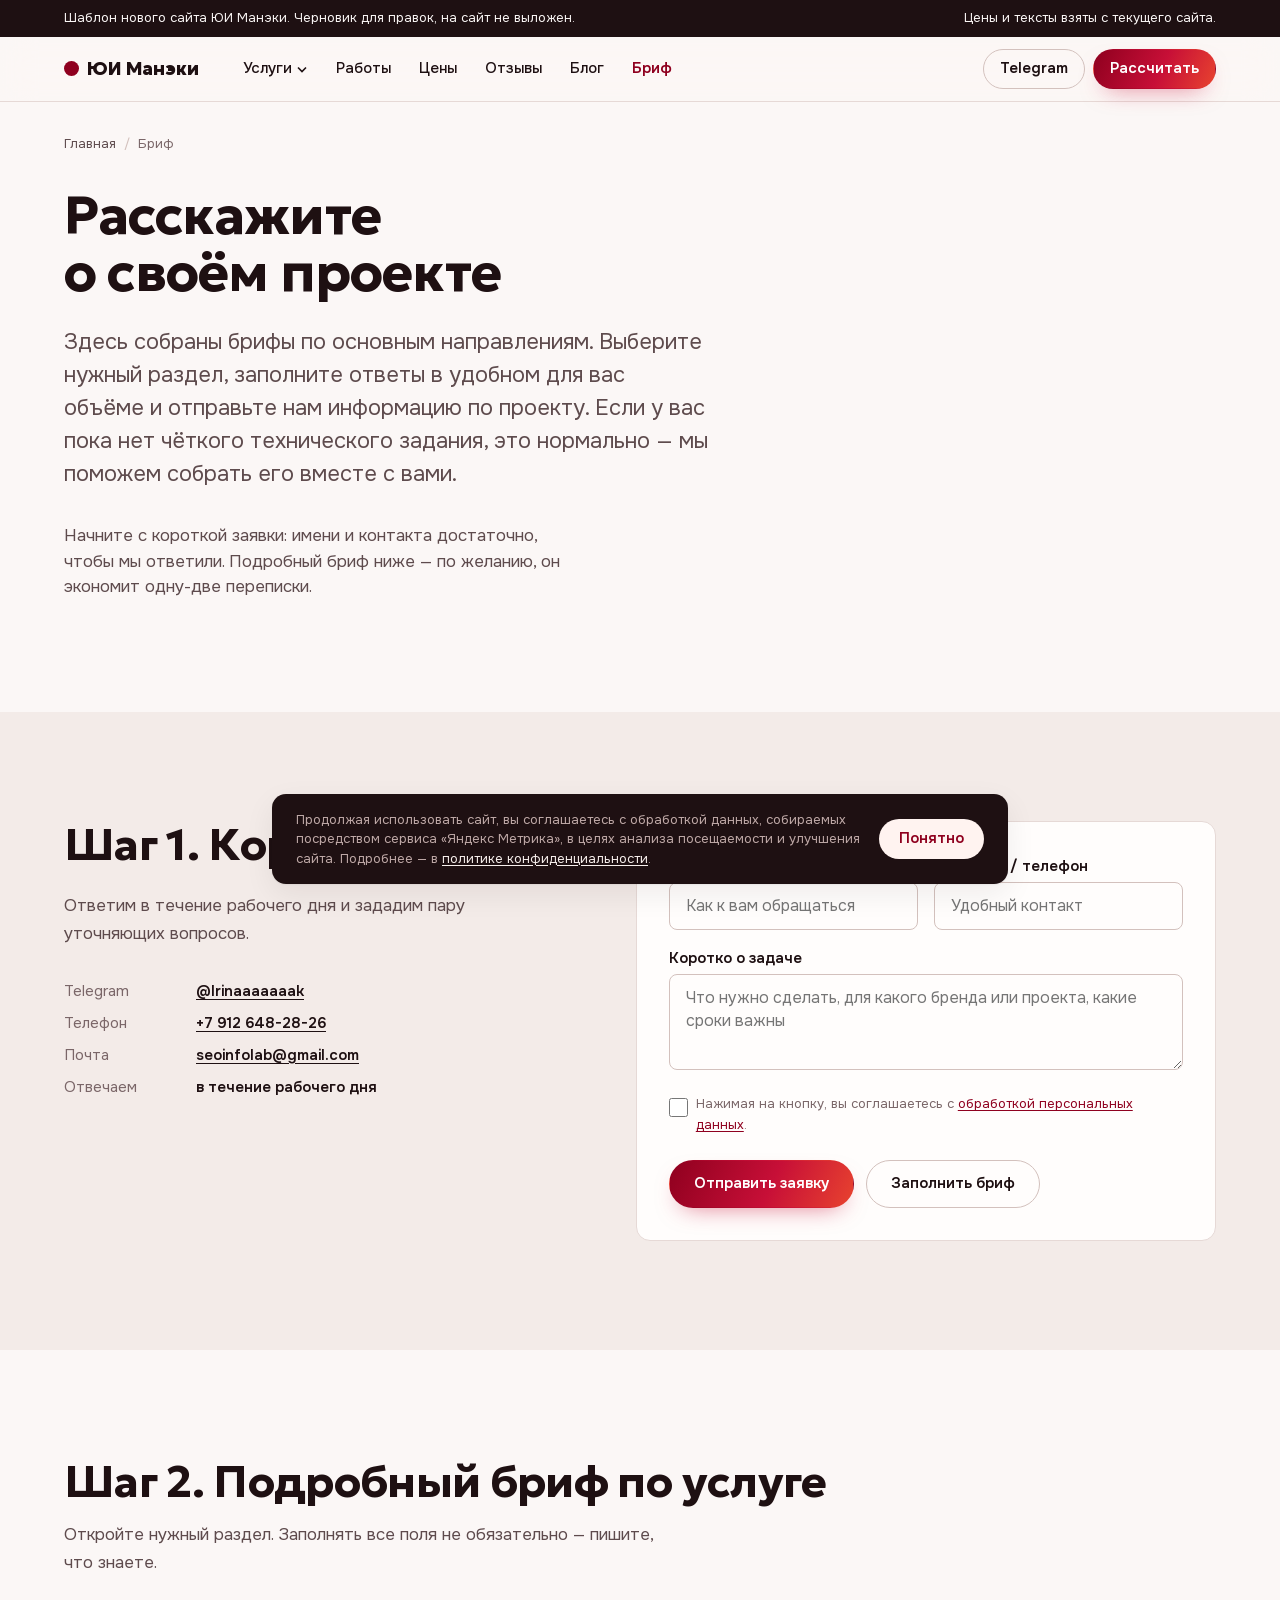
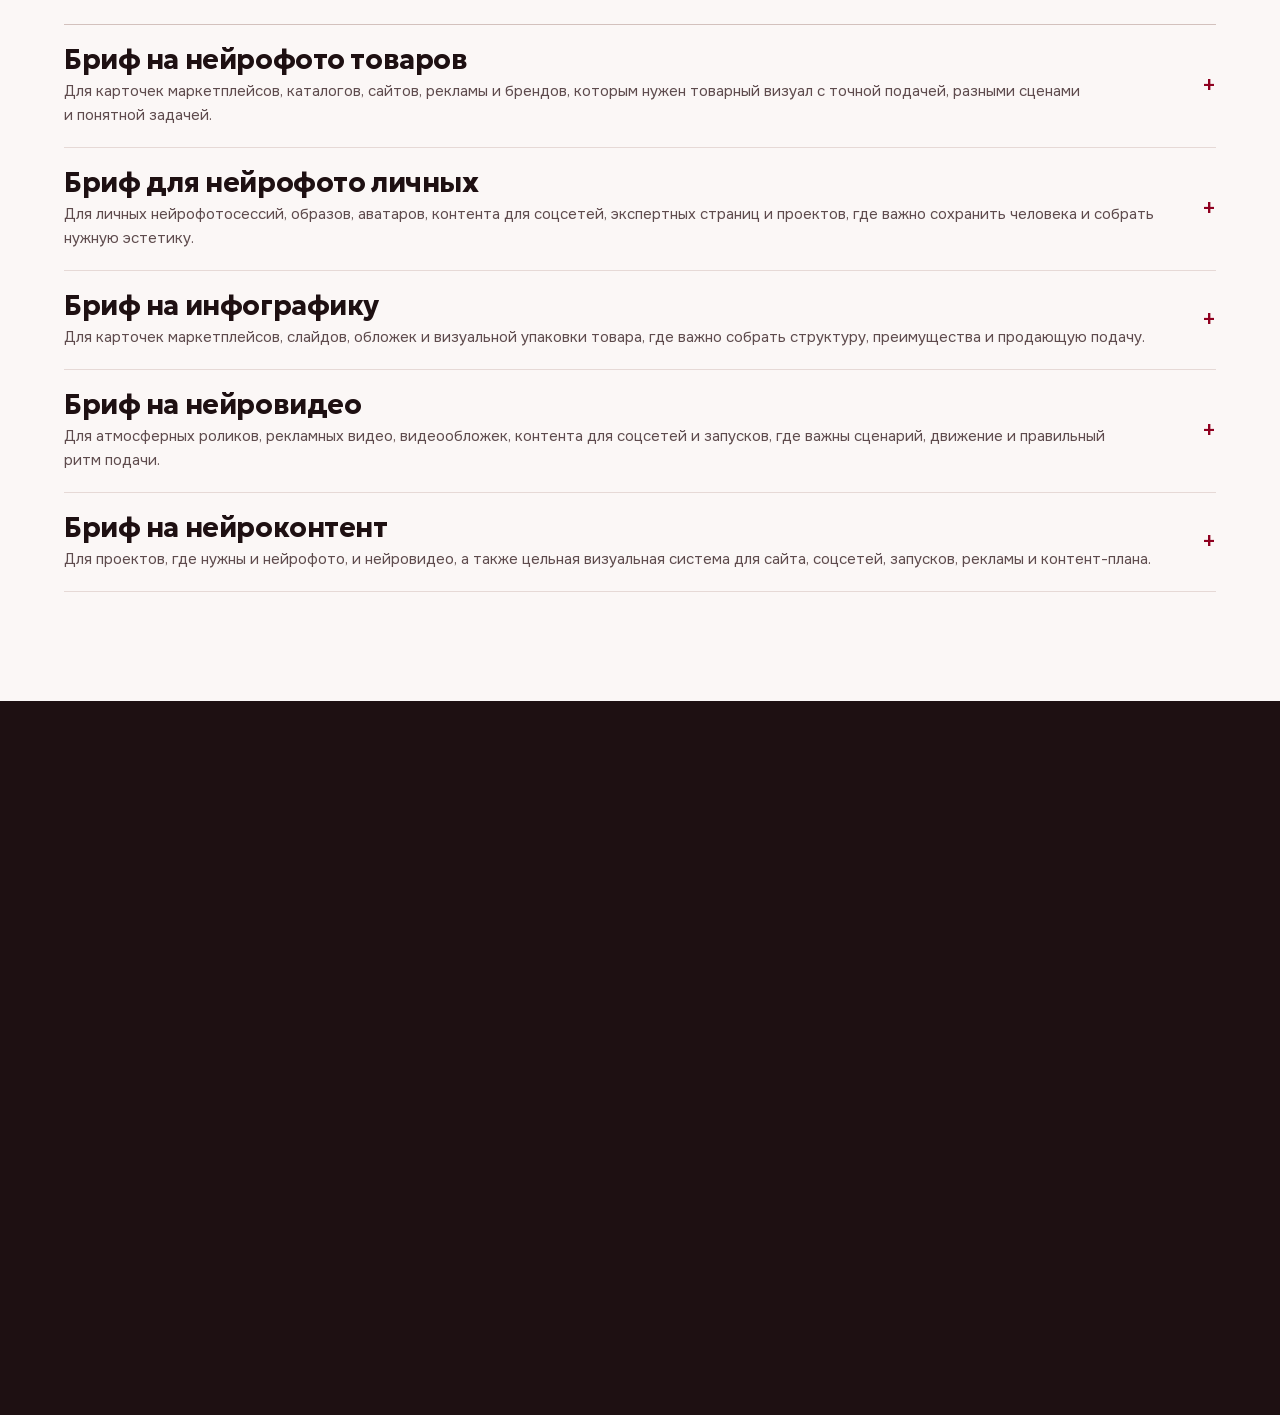
<file: brief.html>
<!doctype html>
<html lang="ru">
<head>
<meta charset="utf-8">
<meta name="viewport" content="width=device-width, initial-scale=1, viewport-fit=cover">
<meta name="color-scheme" content="light">
<title>Бриф на фото и видео нейросетью — ЮИ Манэки</title>
<meta content="Заполните бриф: опишите товар, площадку и задачу. Подберём формат, посчитаем стоимость и сроки. Отвечаем в течение рабочего дня." name="description"/>
<meta name="robots" content="noindex, nofollow">
<meta content="#090909" name="theme-color"/>
<meta content="#090909" name="msapplication-TileColor"/>
<meta content="/browserconfig.xml" name="msapplication-config"/>
<meta content="telephone=no" name="format-detection"/>
<meta content="Бюро визуального контента ЮИ Манэки" name="author"/>
<meta content="ru_RU" property="og:locale"/>
<meta content="website" property="og:type"/>
<meta content="ЮИ Манэки" property="og:site_name"/>
<meta content="Бриф на визуальный контент — ЮИ Манэки" property="og:title"/>
<meta content="Оставьте заявку на нейрофото, нейровидео, нейроконтент или инфографику для бренда, товара, Ozon, Wildberries и соцсетей. Ответим и предложим формат." property="og:description"/>
<meta content="https://ui-maneki.ru/brief.html" property="og:url"/>
<meta content="https://ui-maneki.ru/zapolnit-brif-na-neirofoto-neirovideo-i-infografiku.webp" property="og:image"/>
<meta content="image/webp" property="og:image:type"/>
<meta content="1600" property="og:image:width"/>
<meta content="750" property="og:image:height"/>
<meta content="Заказать нейрофото, нейровидео и инфографику — бриф ЮИ Манэки" property="og:image:alt"/>
<meta content="summary_large_image" name="twitter:card"/>
<meta content="Бриф на визуальный контент — ЮИ Манэки" name="twitter:title"/>
<meta content="Оставьте заявку на нейрофото, нейровидео, нейроконтент или инфографику для бренда, товара, Ozon, Wildberries и соцсетей. Ответим и предложим формат." name="twitter:description"/>
<meta content="https://ui-maneki.ru/zapolnit-brif-na-neirofoto-neirovideo-i-infografiku.webp" name="twitter:image"/>
<link href="https://ui-maneki.ru/brief.html" rel="canonical"/>
<link href="https://ui-maneki.ru/brief.html" hreflang="ru-RU" rel="alternate"/>
<link href="https://ui-maneki.ru/brief.html" hreflang="x-default" rel="alternate"/>
<link href="https://ui-maneki.ru/favicon.ico" rel="shortcut icon" type="image/x-icon"/>
<link href="https://ui-maneki.ru/favicon.ico" rel="icon" sizes="any" type="image/x-icon"/>
<link href="https://ui-maneki.ru/favicon-48x48.png" rel="icon" sizes="48x48" type="image/png"/>
<link href="https://ui-maneki.ru/favicon-32x32.png" rel="icon" sizes="32x32" type="image/png"/>
<link href="https://ui-maneki.ru/favicon-16x16.png" rel="icon" sizes="16x16" type="image/png"/>
<link href="https://ui-maneki.ru/apple-touch-icon.png" rel="apple-touch-icon" sizes="180x180"/>
<link href="https://ui-maneki.ru/site.webmanifest" rel="manifest"/>
<script type="application/ld+json">{"@context": "https://schema.org", "@type": "WebPage", "@id": "https://ui-maneki.ru/brief.html#webpage", "name": "Бриф на проект — ЮИ Манэки", "url": "https://ui-maneki.ru/brief.html", "description": "Брифы на нейрофото, нейровидео, инфографику и комплексный нейроконтент для расчёта проекта.", "inLanguage": "ru", "isPartOf": {"@id": "https://ui-maneki.ru/#website"}, "about": {"@id": "https://ui-maneki.ru/#organization"}, "primaryImageOfPage": {"@type": "ImageObject", "url": "https://ui-maneki.ru/zapolnit-brif-na-neirofoto-neirovideo-i-infografiku.webp"}}</script>
<script type="application/ld+json">{"@context": "https://schema.org", "@type": "WebSite", "@id": "https://ui-maneki.ru/#website", "url": "https://ui-maneki.ru/", "name": "ЮИ Манэки", "inLanguage": "ru", "publisher": {"@id": "https://ui-maneki.ru/#organization"}, "description": "Бюро визуального контента ЮИ Манэки: нейрофото, нейровидео, нейроконтент и инфографика для брендов, товаров, маркетплейсов и соцсетей. Екатеринбург, работаем по всей России."}</script>
<script type="application/ld+json">{"@context": "https://schema.org", "@type": ["Organization", "ProfessionalService"], "priceRange": "₽₽", "taxID": "667010718983", "vatID": "667010718983", "@id": "https://ui-maneki.ru/#organization", "name": "Бюро визуального контента ЮИ Манэки", "alternateName": ["ЮИ Манэки", "Юи Манэки", "UI Maneki"], "url": "https://ui-maneki.ru/", "brand": "ЮИ Манэки", "logo": "https://ui-maneki.ru/apple-touch-icon.png", "image": "https://ui-maneki.ru/neirofoto-neirovideo-dlya-brendov-i-marketpleisov-yui-maneki-hero.webp", "description": "ЮИ Манэки создаёт нейрофото, нейровидео, нейроконтент и инфографику для брендов, маркетплейсов и соцсетей. Бюро находится в Екатеринбурге и работает с проектами по всей России.", "telephone": "+79126482826", "email": "seoinfolab@gmail.com", "address": {"@type": "PostalAddress", "addressLocality": "Екатеринбург", "addressRegion": "Свердловская область", "addressCountry": "RU"}, "geo": {"@type": "GeoCoordinates", "latitude": 56.8519, "longitude": 60.6122}, "areaServed": [{"@type": "Country", "name": "Россия"}, {"@type": "City", "name": "Екатеринбург"}], "contactPoint": [{"@type": "ContactPoint", "contactType": "customer support", "telephone": "+79126482826", "email": "seoinfolab@gmail.com", "areaServed": "RU", "availableLanguage": ["ru"]}], "sameAs": ["https://t.me/Irinaaaaaaak", "https://t.me/seolabmp", "https://vk.com/uimaneki", "https://ru.pinterest.com/neurocontentstudio/", "https://www.avito.ru/brands/5de7ce368de156627c8827f77917a1fe", "https://yandex.ru/profile/78532066268"], "knowsAbout": ["Нейрофото", "Нейрофото цена", "Нейрофото для товара", "Нейрофото для маркетплейсов", "Нейрофото для Ozon", "Нейрофото для Wildberries", "Нейровидео", "Нейровидео цена", "Рекламное нейровидео", "Нейроконтент", "Инфографика для маркетплейсов", "Инфографика для карточки товара", "Дизайн карточек товара", "Визуальный контент для брендов", "Визуальный контент для маркетплейсов", "Контент для соцсетей"]}</script>
<script type="application/ld+json">{"@context": "https://schema.org", "@type": "ContactPage", "@id": "https://ui-maneki.ru/brief.html#contactpage", "name": "Бриф на проект — ЮИ Манэки", "url": "https://ui-maneki.ru/brief.html", "description": "Брифы на нейрофото, нейровидео, нейроконтент и инфографику для расчёта проекта.", "isPartOf": {"@id": "https://ui-maneki.ru/#website"}, "mainEntity": {"@type": "ItemList", "itemListElement": [{"@type": "ListItem", "position": 1, "name": "Бриф на нейрофото товаров"}, {"@type": "ListItem", "position": 2, "name": "Бриф для нейрофото личных"}, {"@type": "ListItem", "position": 3, "name": "Бриф на инфографику"}, {"@type": "ListItem", "position": 4, "name": "Бриф на нейровидео"}, {"@type": "ListItem", "position": 5, "name": "Бриф на нейроконтент"}]}, "about": {"@id": "https://ui-maneki.ru/#organization"}}</script>
<script type="application/ld+json">{"@context": "https://schema.org", "@type": "BreadcrumbList", "itemListElement": [{"@type": "ListItem", "position": 1, "name": "Главная", "item": "https://ui-maneki.ru/"}, {"@type": "ListItem", "position": 2, "name": "Бриф", "item": "https://ui-maneki.ru/brief.html"}]}</script>
<link rel="preload" href="fonts/geologica-cyrillic.woff2" as="font" type="font/woff2" crossorigin>
<link rel="preload" href="fonts/onest-cyrillic.woff2" as="font" type="font/woff2" crossorigin>
<link rel="stylesheet" href="css/site.css">
</head>
<body>
<a class="skip" href="#main">К содержанию</a>
<div class="tpl-note"><div class="wrap"><span>Шаблон нового сайта ЮИ Манэки. Черновик для правок, на сайт не выложен.</span><span>Цены и тексты взяты с текущего сайта.</span></div></div>
<header class="hdr">
<div class="wrap hdr__in">
<a class="logo" href="index.html"><span class="logo__dot" aria-hidden="true"></span>ЮИ&nbsp;Манэки</a>
<nav class="nav" aria-label="Основное меню">
<button class="nav__trigger" type="button" aria-expanded="false" aria-controls="svc-panel">Услуги<svg viewBox="0 0 12 12" aria-hidden="true"><path d="M2 4.5 6 8.5l4-4" fill="none" stroke="currentColor" stroke-width="1.6"/></svg></button>
<a class="nav__link" href="cases.html">Работы</a><a class="nav__link" href="tariffs.html">Цены</a><a class="nav__link" href="index.html#reviews">Отзывы</a><a class="nav__link" href="blog/index.html">Блог</a><a class="nav__link" href="brief.html" aria-current="page">Бриф</a>
</nav>
<div class="hdr__act">
<a class="btn btn--ghost btn--sm hdr__tg" href="https://t.me/Irinaaaaaaak?text=%D0%97%D0%B4%D1%80%D0%B0%D0%B2%D1%81%D1%82%D0%B2%D1%83%D0%B9%D1%82%D0%B5%21%20%D0%A5%D0%BE%D1%87%D1%83%20%D0%BE%D0%B1%D1%81%D1%83%D0%B4%D0%B8%D1%82%D1%8C%20%D0%BF%D1%80%D0%BE%D0%B5%D0%BA%D1%82%20%D0%B1%D0%B5%D0%B7%20%D0%B1%D1%80%D0%B8%D1%84%D0%B0." target="_blank" rel="noopener">Telegram</a>
<a class="btn btn--fill btn--sm hdr__calc" href="tariffs.html#calc">Рассчитать</a>
<button class="hdr__menu" type="button" aria-expanded="false" aria-controls="sheet" aria-label="Открыть меню"><svg viewBox="0 0 20 20" aria-hidden="true"><path d="M3 6h14M3 10h14M3 14h14" fill="none" stroke="currentColor" stroke-width="1.6"/></svg></button>
</div>
</div>
<div class="svc-panel" id="svc-panel" hidden>
<div class="svc-panel__grid">
<div><p class="svc-panel__h">Услуги бюро</p><ul class="mm-list"><li><a class="mm-item" href="neirofoto-dlya-marketpleisov.html"><span class="mm-item__img"><img src="assets/cases/neirofoto/neirofoto-13.webp" srcset="assets/cases/neirofoto/neirofoto-13-w200.webp 200w, assets/cases/neirofoto/neirofoto-13.webp 1529w" sizes="56px" alt="Нейрофотосессия для личного бренда — кадр 13" width="1529" height="2048" decoding="async" loading="lazy"></span><b>ИИ‑фото товара</b><small>Товар в сцене или на ИИ‑модели</small><span class="mm-item__price">от 500 ₽ за кадр</span></a></li><li><a class="mm-item" href="infografika-dlya-marketpleisov.html"><span class="mm-item__img"><img src="keisy-infografiki-dlya-marketpleisov-560.webp" srcset="keisy-infografiki-dlya-marketpleisov-560-w200.webp 200w, keisy-infografiki-dlya-marketpleisov-560.webp 560w" sizes="56px" alt="" width="560" height="700" decoding="async" loading="lazy"></span><b>Инфографика</b><small>Обложка и слайды для WB и Ozon</small><span class="mm-item__price">от 550 ₽ за слайд</span></a></li><li><a class="mm-item" href="neirovideo-dlya-brenda.html"><span class="mm-item__img"><img src="assets/posters/neirovideo-05.webp" srcset="assets/posters/neirovideo-05-w200.webp 200w, assets/posters/neirovideo-05.webp 800w" sizes="56px" alt="" width="800" height="1072" decoding="async" loading="lazy"></span><b>Нейровидео</b><small>Оживление обложки и ролики</small><span class="mm-item__price">от 1 200 ₽ оживление кадра</span></a></li><li><a class="mm-item" href="neirofoto-dlya-lyudey.html"><span class="mm-item__img"><img src="assets/cases/neirofoto/neirofoto-06.webp" srcset="assets/cases/neirofoto/neirofoto-06-w200.webp 200w, assets/cases/neirofoto/neirofoto-06.webp 1143w" sizes="56px" alt="Нейрофотосессия для личного бренда — кадр 6" width="1143" height="2048" decoding="async" loading="lazy"></span><b>ИИ‑фотосессия</b><small>Портреты по вашим фотографиям</small><span class="mm-item__price">от 400 ₽ за кадр</span></a></li><li><a class="mm-item" href="neirokontent-dlya-brendov.html"><span class="mm-item__img"><img src="assets/cases/neirokontent/neirokontent-06.webp" srcset="assets/cases/neirokontent/neirokontent-06-w200.webp 200w, assets/cases/neirokontent/neirokontent-06.webp 781w" sizes="56px" alt="Нейроконтент: имиджевый визуал для бренда — кадр 6" width="781" height="1400" decoding="async" loading="lazy"></span><b>Нейроконтент</b><small>Фото, видео и слайды в одном стиле</small><span class="mm-item__price">от 500 ₽ пакеты визуала</span></a></li><li><a class="mm-item" href="cases.html"><span class="mm-item__img"><img src="assets/cases/neirokontent/neirokontent-04.webp" srcset="assets/cases/neirokontent/neirokontent-04-w200.webp 200w, assets/cases/neirokontent/neirokontent-04.webp 1045w" sizes="56px" alt="Нейроконтент: имиджевый визуал для бренда — кадр 4" width="1045" height="1400" decoding="async" loading="lazy"></span><b>Все работы</b><small>Фото, ролики и контент бюро</small><span class="mm-item__price">41 работа</span></a></li></ul></div>
<div class="mm-promo"><div class="glows" aria-hidden="true"><span class="glow glow--1"></span><span class="glow glow--3"></span></div>
<p class="mm-promo__t">Посчитайте заказ по прайсу</p>
<ul class="mm-promo__list"><li><span>Фото товара</span><i></i><b>от 500 ₽</b></li><li><span>Фотосессия</span><i></i><b>от 400 ₽</b></li><li><span>Инфографика</span><i></i><b>от 550 ₽</b></li><li><span>Оживление кадра</span><i></i><b>от 1 200 ₽</b></li></ul>
<a class="btn btn--on-field btn--sm" href="tariffs.html#calc">Открыть калькулятор</a></div>
</div>
<div class="svc-panel__foot"><a href="tariffs.html">Полный прайс</a><a href="brief.html">Заполнить бриф</a><a href="https://t.me/Irinaaaaaaak?text=%D0%97%D0%B4%D1%80%D0%B0%D0%B2%D1%81%D1%82%D0%B2%D1%83%D0%B9%D1%82%D0%B5%21%20%D0%A5%D0%BE%D1%87%D1%83%20%D0%BE%D0%B1%D1%81%D1%83%D0%B4%D0%B8%D1%82%D1%8C%20%D0%BF%D1%80%D0%BE%D0%B5%D0%BA%D1%82%20%D0%B1%D0%B5%D0%B7%20%D0%B1%D1%80%D0%B8%D1%84%D0%B0." target="_blank" rel="noopener">Написать в Telegram</a><span>Отвечаем в течение рабочего дня</span></div>
</div>
</header>
<div class="nav-scrim" hidden></div>
<div class="sheet" id="sheet" role="dialog" aria-modal="true" aria-label="Меню" hidden>
<div class="sheet__top"><a class="logo" href="index.html"><span class="logo__dot" aria-hidden="true"></span>ЮИ&nbsp;Манэки</a>
<button class="hdr__menu sheet__close" type="button" aria-label="Закрыть меню"><svg viewBox="0 0 20 20" aria-hidden="true"><path d="m5 5 10 10M15 5 5 15" fill="none" stroke="currentColor" stroke-width="1.8"/></svg></button></div>
<p class="sheet__h">Услуги</p>
<ul class="sheet__svc"><li><a href="neirofoto-dlya-marketpleisov.html">ИИ‑фото товара<span>от 500 ₽</span></a></li><li><a href="infografika-dlya-marketpleisov.html">Инфографика<span>от 550 ₽</span></a></li><li><a href="neirovideo-dlya-brenda.html">Нейровидео<span>от 1 200 ₽</span></a></li><li><a href="neirofoto-dlya-lyudey.html">ИИ‑фотосессия<span>от 400 ₽</span></a></li><li><a href="neirokontent-dlya-brendov.html">Нейроконтент<span>от 500 ₽</span></a></li></ul>
<p class="sheet__h">Бюро</p>
<div class="sheet__links"><a href="cases.html">Работы</a><a href="tariffs.html">Цены</a><a href="index.html#reviews">Отзывы</a><a href="blog/index.html">Блог</a><a href="brief.html">Бриф</a><a href="documents.html">Документы</a></div>
<div class="sheet__cta"><a class="btn btn--fill" href="https://t.me/Irinaaaaaaak?text=%D0%97%D0%B4%D1%80%D0%B0%D0%B2%D1%81%D1%82%D0%B2%D1%83%D0%B9%D1%82%D0%B5%21%20%D0%A5%D0%BE%D1%87%D1%83%20%D0%BE%D0%B1%D1%81%D1%83%D0%B4%D0%B8%D1%82%D1%8C%20%D0%BF%D1%80%D0%BE%D0%B5%D0%BA%D1%82%20%D0%B1%D0%B5%D0%B7%20%D0%B1%D1%80%D0%B8%D1%84%D0%B0." target="_blank" rel="noopener">Написать в Telegram</a><a class="btn btn--ghost" href="tariffs.html#calc">Рассчитать стоимость</a></div>
<p class="sheet__h">Связь</p>
<p class="sheet__contacts"><span>+7 912 648-28-26</span><span>seoinfolab@gmail.com</span><span>Екатеринбург, работаем по всей России</span></p>
</div>
<main id="main">
<section class="shero"><div class="wrap"><nav aria-label="Хлебные крошки"><ol class="crumbs"><li><a href="index.html">Главная</a></li><li><span aria-current="page">Бриф</span></li></ol></nav>
<h1 style="font-size:var(--text-3xl);margin:0 0 var(--space-md)">Расскажите о своём проекте</h1>
<p class="shero__lead">Здесь собраны брифы по основным направлениям. Выберите нужный раздел, заполните ответы в удобном для вас объёме и отправьте нам информацию по проекту. Если у вас пока нет чёткого технического задания, это нормально — мы поможем собрать его вместе с вами.</p>
<p class="shero__lead" style="font-size:var(--text-md)">Начните с короткой заявки: имени и контакта достаточно, чтобы мы ответили. Подробный бриф ниже — по желанию, он экономит одну-две переписки.</p>
</div></section>
<section class="sec sec--alt" id="lead"><span id="contacts" class="anchor" aria-hidden="true"></span><span id="trust-contacts-title" class="anchor" aria-hidden="true"></span>
<div class="wrap lead">
<div class="lead__text" data-reveal>
<h2>Шаг 1. Короткая заявка</h2>
<p>Ответим в течение рабочего дня и зададим пару уточняющих вопросов.</p>
<ul class="contacts">
<li><span>Telegram</span><a href="https://t.me/Irinaaaaaaak?text=%D0%97%D0%B4%D1%80%D0%B0%D0%B2%D1%81%D1%82%D0%B2%D1%83%D0%B9%D1%82%D0%B5%21%20%D0%A5%D0%BE%D1%87%D1%83%20%D0%BE%D0%B1%D1%81%D1%83%D0%B4%D0%B8%D1%82%D1%8C%20%D0%BF%D1%80%D0%BE%D0%B5%D0%BA%D1%82%20%D0%B1%D0%B5%D0%B7%20%D0%B1%D1%80%D0%B8%D1%84%D0%B0." target="_blank" rel="noopener">@Irinaaaaaaak</a></li>
<li><span>Телефон</span><a href="tel:+79126482826">+7 912 648-28-26</a></li>
<li><span>Почта</span><a href="mailto:seoinfolab@gmail.com">seoinfolab@gmail.com</a></li>
<li><span>Отвечаем</span><b>в течение рабочего дня</b></li>
</ul>
</div>
<div class="form" data-reveal><form action="#" class="contact-form" data-ajax-form="lead" data-form-title="Короткая заявка со страницы брифа" data-metrika-goal="lead_brief_short_submit" method="post" novalidate>
<div class="contact-form-grid">
<label class="brief-field"><span>Ваше имя</span><input name="name" placeholder="Как к вам обращаться" required type="text" autocomplete="name"></label>
<label class="brief-field"><span>Телеграм / телефон</span><input name="contact" placeholder="Удобный контакт" required type="text" autocomplete="tel" inputmode="tel"></label>
<label class="brief-field contact-form-wide"><span>Коротко о задаче</span><textarea name="task" placeholder="Что нужно сделать, для какого бренда или проекта, какие сроки важны" required></textarea></label>
</div>
<label class="consent-check"><input data-consent="true" name="consent" required type="checkbox" value="yes"><span>Нажимая на кнопку, вы соглашаетесь с <a href="documents.html#doc-consent">обработкой персональных данных</a>.</span></label>
<div class="btn-row">
<button class="btn fill" type="submit">Отправить заявку</button>
<a class="btn" href="brief.html">Заполнить бриф</a>
</div>
<p aria-live="polite" class="form-status"></p>
</form></div>
</div>
</section>
<section class="sec" id="podrobno"><div class="wrap">
<header class="sec__head" data-reveal><h2>Шаг 2. Подробный бриф по услуге</h2><p>Откройте нужный раздел. Заполнять все поля не обязательно — пишите, что знаете.</p></header>
<div class="brief-acc"><details id="brief-product-photo"><summary><h2>Бриф на нейрофото товаров</h2><p>Для карточек маркетплейсов, каталогов, сайтов, рекламы и брендов, которым нужен товарный визуал с точной подачей, разными сценами и понятной задачей.</p></summary><form action="#" class="brief-form-grid" data-ajax-form="brief" data-form-title="Бриф на нейрофото товаров" data-metrika-goal="brief_product_photo_submit" method="post" novalidate>
<article class="brief-card">
<h3>Контакт и проект</h3>
<label class="brief-field"><span>Ваше имя</span><input autocomplete="name" name="name" placeholder="Как к вам обращаться" required type="text"></label>
<label class="brief-field"><span>Телеграм / телефон</span><input autocomplete="tel" inputmode="tel" name="contact" placeholder="@ник, телефон или почта" required type="text"></label>
<label class="brief-field"><span>Бренд / магазин / проект</span><input placeholder="Название бренда или магазина" type="text"></label>
<label class="brief-field"><span>Где будет использоваться визуал</span><input placeholder="Wildberries, Ozon, сайт, реклама, соцсети и т.д." type="text"></label>
</article>
<article class="brief-card">
<h3>Информация о товаре</h3>
<label class="brief-field"><span>Что за товар</span><input placeholder="Название и категория товара" type="text"></label>
<label class="brief-field"><span>Сколько фото нужно</span><input placeholder="Например: 5, 10, 15 или поштучно" type="text"></label>
<label class="brief-field"><span>Нужно ли сохранить товар 1 в 1</span><select><option>Да, строго 1 в 1</option><option>Да, максимально близко</option><option>Можно адаптировать под задачу</option></select></label>
<label class="brief-field"><span>Есть ли исходники товара</span><textarea placeholder="Ссылки на фото, архив, папка, описание того, что уже есть"></textarea></label>
</article>
<article class="brief-card">
<h3>Желаемый результат</h3>
<label class="brief-field"><span>Какой стиль нужен</span><textarea placeholder="Минимализм, люкс, lifestyle, предметка, clean, fashion, premium и т.д."></textarea></label>
<label class="brief-field"><span>Какие сцены / ракурсы нужны</span><textarea placeholder="Опишите желаемые сцены, композиции, фоны, ракурсы"></textarea></label>
<label class="brief-field"><span>Что обязательно должно быть в кадре</span><textarea placeholder="Цвета, реквизит, окружение, материалы, настроение"></textarea></label>
<label class="brief-field"><span>Референсы</span><textarea placeholder="Вставьте ссылки или опишите, на что ориентируемся"></textarea></label>
</article>
<article class="brief-card brief-card-wide">
<h3>Дополнительно</h3>
<div class="brief-inline-grid">
<label class="brief-field"><span>Есть ли ТЗ</span><select><option>Да, готовое ТЗ есть</option><option>Частично</option><option>Нет, нужна помощь</option></select></label>
<label class="brief-field"><span>Срок</span><input placeholder="Когда нужен результат" type="text"></label>
<label class="brief-field"><span>Бюджет</span><input placeholder="Если удобно, укажите диапазон" type="text"></label>
</div>
<label class="brief-field"><span>Комментарий по задаче</span><textarea placeholder="Любые детали, которые важно учесть заранее"></textarea></label>
</article>
<div class="brief-submit-row brief-card-wide">
<button class="btn fill brief-submit" type="submit">Отправить бриф</button>
<label class="consent-check brief-card-wide"><input data-consent="true" name="consent" required type="checkbox" value="yes"><span>Отправляя бриф, вы соглашаетесь с <a href="documents.html#doc-consent">обработкой персональных данных</a>.</span></label>
<p aria-live="polite" class="form-status brief-card-wide"></p>
</div>
</form></details><details id="brief-personal-photo"><summary><h2>Бриф для нейрофото личных</h2><p>Для личных нейрофотосессий, образов, аватаров, контента для соцсетей, экспертных страниц и проектов, где важно сохранить человека и собрать нужную эстетику.</p></summary><form action="#" class="brief-form-grid" data-ajax-form="brief" data-form-title="Бриф для нейрофото личных" data-metrika-goal="brief_personal_photo_submit" method="post" novalidate>
<article class="brief-card">
<h3>Контакт и формат</h3>
<label class="brief-field"><span>Ваше имя</span><input autocomplete="name" name="name" placeholder="Как к вам обращаться" required type="text"></label>
<label class="brief-field"><span>Телеграм / телефон</span><input autocomplete="tel" inputmode="tel" name="contact" placeholder="@ник, телефон или почта" required type="text"></label>
<label class="brief-field"><span>Сколько человек участвует</span><select><option>1 человек</option><option>2 человека</option><option>3 человека</option></select></label>
<label class="brief-field"><span>Где будут использоваться фото</span><input placeholder="Соцсети, аватар, блог, сайт, подарок и т.д." type="text"></label>
</article>
<article class="brief-card">
<h3>Исходные материалы</h3>
<label class="brief-field"><span>Есть ли ваши фото в хорошем качестве</span><select><option>Да</option><option>Частично</option><option>Пока нет</option></select></label>
<label class="brief-field"><span>Нужно ли максимально сохранить лицо и внешность</span><select><option>Да, максимально точно</option><option>Да, но можно немного стилизовать</option><option>Можно сильнее стилизовать</option></select></label>
<label class="brief-field"><span>Ссылки на исходники</span><textarea placeholder="Ссылка на папку или описание материалов"></textarea></label>
<label class="brief-field"><span>Есть ли референсы</span><textarea placeholder="Можно вставить ссылки или описать желаемую подачу"></textarea></label>
</article>
<article class="brief-card">
<h3>Стиль съёмки</h3>
<label class="brief-field"><span>Какой образ нужен</span><textarea placeholder="Повседневный, fashion, editorial, luxury, business, romantic, dark и т.д."></textarea></label>
<label class="brief-field"><span>Локации / фон</span><textarea placeholder="Студия, улица, интерьер, Азия, минимализм, киношная сцена и т.д."></textarea></label>
<label class="brief-field"><span>Одежда / макияж / детали</span><textarea placeholder="Что обязательно хочется видеть в образе"></textarea></label>
<label class="brief-field"><span>Количество фото</span><input placeholder="Например: 10, 15, 20" type="text"></label>
</article>
<article class="brief-card brief-card-wide">
<h3>Дополнительно</h3>
<div class="brief-inline-grid">
<label class="brief-field"><span>Нужна ли помощь с концепцией</span><select><option>Да</option><option>Нет</option></select></label>
<label class="brief-field"><span>Срок</span><input placeholder="Когда нужен результат" type="text"></label>
<label class="brief-field"><span>Комментарий</span><input placeholder="Любая важная деталь" type="text"></label>
</div>
<label class="brief-field"><span>Что особенно важно не потерять в результате</span><textarea placeholder="Черты лица, настроение, стиль, фигуру, цвет волос, возраст и т.д."></textarea></label>
</article>
<div class="brief-submit-row brief-card-wide">
<button class="btn fill brief-submit" type="submit">Отправить бриф</button>
<label class="consent-check brief-card-wide"><input data-consent="true" name="consent" required type="checkbox" value="yes"><span>Отправляя бриф, вы соглашаетесь с <a href="documents.html#doc-consent">обработкой персональных данных</a>.</span></label>
<p aria-live="polite" class="form-status brief-card-wide"></p>
</div>
</form></details><details id="brief-infographics"><summary><h2>Бриф на инфографику</h2><p>Для карточек маркетплейсов, слайдов, обложек и визуальной упаковки товара, где важно собрать структуру, преимущества и продающую подачу.</p></summary><form action="#" class="brief-form-grid" data-ajax-form="brief" data-form-title="Бриф на инфографику" data-metrika-goal="brief_infographics_submit" method="post" novalidate>
<article class="brief-card">
<h3>Контакт и площадка</h3>
<label class="brief-field"><span>Ваше имя</span><input autocomplete="name" name="name" placeholder="Как к вам обращаться" required type="text"></label>
<label class="brief-field"><span>Телеграм / телефон</span><input autocomplete="tel" inputmode="tel" name="contact" placeholder="@ник, телефон или почта" required type="text"></label>
<label class="brief-field"><span>Площадка</span><input placeholder="Wildberries, Ozon, Яндекс Маркет и т.д." type="text"></label>
<label class="brief-field"><span>Название товара</span><input placeholder="Что продаём" type="text"></label>
</article>
<article class="brief-card">
<h3>Что нужно сделать</h3>
<label class="brief-field"><span>Количество слайдов</span><input placeholder="Например: 1, 6, 10" type="text"></label>
<label class="brief-field"><span>Есть ли ТЗ или бриф</span><select><option>Да, есть</option><option>Частично</option><option>Нет, нужен формат под ключ</option></select></label>
<label class="brief-field"><span>Нужны ли A/B обложки</span><select><option>Нет</option><option>Да, 2 варианта</option><option>Да, 3 варианта</option></select></label>
<label class="brief-field"><span>Дополнительные услуги</span><textarea placeholder="Видеообложка, таблицы, замена товара, нейрофото для слайдов и т.д."></textarea></label>
</article>
<article class="brief-card">
<h3>Содержание карточки</h3>
<label class="brief-field"><span>Ключевые преимущества товара</span><textarea placeholder="Что обязательно должно быть раскрыто на слайдах"></textarea></label>
<label class="brief-field"><span>Что нельзя упускать</span><textarea placeholder="Боли, выгоды, характеристики, комплектация, размеры, состав"></textarea></label>
<label class="brief-field"><span>Конкуренты / референсы</span><textarea placeholder="Ссылки на конкурентов, удачные карточки, примеры стиля"></textarea></label>
<label class="brief-field"><span>Материалы для работы</span><textarea placeholder="Фото товара, логотип, фирменные цвета, шрифты, тексты"></textarea></label>
</article>
<article class="brief-card brief-card-wide">
<h3>Дополнительно</h3>
<div class="brief-inline-grid">
<label class="brief-field"><span>Срок</span><input placeholder="Когда нужно запустить карточку" type="text"></label>
<label class="brief-field"><span>Бюджет</span><input placeholder="Если удобно, укажите диапазон" type="text"></label>
<label class="brief-field"><span>Нужна ли помощь с концепцией</span><select><option>Да</option><option>Нет</option></select></label>
</div>
<label class="brief-field"><span>Комментарий</span><textarea placeholder="Всё, что ещё важно учесть до старта работы"></textarea></label>
</article>
<div class="brief-submit-row brief-card-wide">
<button class="btn fill brief-submit" type="submit">Отправить бриф</button>
<label class="consent-check brief-card-wide"><input data-consent="true" name="consent" required type="checkbox" value="yes"><span>Отправляя бриф, вы соглашаетесь с <a href="documents.html#doc-consent">обработкой персональных данных</a>.</span></label>
<p aria-live="polite" class="form-status brief-card-wide"></p>
</div>
</form></details><details id="brief-neurovideo"><summary><h2>Бриф на нейровидео</h2><p>Для атмосферных роликов, рекламных видео, видеообложек, контента для соцсетей и запусков, где важны сценарий, движение и правильный ритм подачи.</p></summary><form action="#" class="brief-form-grid" data-ajax-form="brief" data-form-title="Бриф на нейровидео" data-metrika-goal="brief_neurovideo_submit" method="post" novalidate>
<article class="brief-card">
<h3>Контакт и задача</h3>
<label class="brief-field"><span>Ваше имя</span><input autocomplete="name" name="name" placeholder="Как к вам обращаться" required type="text"></label>
<label class="brief-field"><span>Телеграм / телефон</span><input autocomplete="tel" inputmode="tel" name="contact" placeholder="@ник, телефон или почта" required type="text"></label>
<label class="brief-field"><span>Для чего нужно видео</span><input placeholder="Реклама, reels, презентация, запуск, сайт, обложка" type="text"></label>
<label class="brief-field"><span>Куда будет публиковаться</span><input placeholder="Instagram, TikTok, Pinterest, сайт, маркетплейс" type="text"></label>
</article>
<article class="brief-card">
<h3>Формат видео</h3>
<label class="brief-field"><span>Хронометраж</span><input placeholder="Например: 15, 20, 30 секунд" type="text"></label>
<label class="brief-field"><span>Ориентация</span><select><option>Вертикальное 9:16</option><option>Горизонтальное 16:9</option><option>Квадрат 1:1</option></select></label>
<label class="brief-field"><span>Есть ли сценарий</span><select><option>Да, готовый</option><option>Частично</option><option>Нет, нужна разработка</option></select></label>
<label class="brief-field"><span>Есть ли референсы</span><textarea placeholder="Ссылки на видео, атмосферу, ритм, подачу"></textarea></label>
</article>
<article class="brief-card">
<h3>Содержание и стиль</h3>
<label class="brief-field"><span>Что должно происходить в видео</span><textarea placeholder="Опишите сюжет, кадры, переходы, действия, акценты"></textarea></label>
<label class="brief-field"><span>Какой стиль нужен</span><textarea placeholder="Luxury, cinematic, dark, minimal, fashion, editorial, trend и т.д."></textarea></label>
<label class="brief-field"><span>Нужны ли озвучка / липсинг / субтитры</span><textarea placeholder="Что требуется дополнительно"></textarea></label>
<label class="brief-field"><span>Что обязательно сохранить</span><textarea placeholder="Лицо, товар, цвета, логотип, настроение, композицию"></textarea></label>
</article>
<article class="brief-card brief-card-wide">
<h3>Дополнительно</h3>
<div class="brief-inline-grid">
<label class="brief-field"><span>Срок</span><input placeholder="Когда нужен результат" type="text"></label>
<label class="brief-field"><span>Бюджет</span><input placeholder="Если удобно, укажите диапазон" type="text"></label>
<label class="brief-field"><span>Нужна ли помощь с концепцией</span><select><option>Да</option><option>Нет</option></select></label>
</div>
<label class="brief-field"><span>Комментарий</span><textarea placeholder="Любые детали, которые важно обсудить до старта"></textarea></label>
</article>
<div class="brief-submit-row brief-card-wide">
<button class="btn fill brief-submit" type="submit">Отправить бриф</button>
<label class="consent-check brief-card-wide"><input data-consent="true" name="consent" required type="checkbox" value="yes"><span>Отправляя бриф, вы соглашаетесь с <a href="documents.html#doc-consent">обработкой персональных данных</a>.</span></label>
<p aria-live="polite" class="form-status brief-card-wide"></p>
</div>
</form></details><details id="brief-neurocontent"><summary><h2>Бриф на нейроконтент</h2><p>Для проектов, где нужны и нейрофото, и нейровидео, а также цельная визуальная система для сайта, соцсетей, запусков, рекламы и контент-плана.</p></summary><form action="#" class="brief-form-grid" data-ajax-form="brief" data-form-title="Бриф на нейроконтент" data-metrika-goal="brief_neurocontent_submit" method="post" novalidate>
<article class="brief-card">
<h3>Контакт и проект</h3>
<label class="brief-field"><span>Ваше имя</span><input autocomplete="name" name="name" placeholder="Как к вам обращаться" required type="text"></label>
<label class="brief-field"><span>Телеграм / телефон</span><input autocomplete="tel" inputmode="tel" name="contact" placeholder="@ник, телефон или почта" required type="text"></label>
<label class="brief-field"><span>Название проекта / бренда</span><input placeholder="Коротко о проекте" type="text"></label>
<label class="brief-field"><span>Где будет использоваться контент</span><input placeholder="Сайт, соцсети, запуск, реклама, Pinterest, маркетплейс и т.д." type="text"></label>
</article>
<article class="brief-card">
<h3>Что нужно в контенте</h3>
<label class="brief-field"><span>Какие форматы нужны</span><textarea placeholder="Нейрофото, нейровидео, обложки, сторис, reels, баннеры, карточки, визуальные серии"></textarea></label>
<label class="brief-field"><span>Сколько материалов примерно нужно</span><textarea placeholder="Например: 10 фото, 3 видео, 5 обложек"></textarea></label>
<label class="brief-field"><span>Есть ли контент-план или структура</span><select><option>Да</option><option>Частично</option><option>Нет, нужна помощь</option></select></label>
<label class="brief-field"><span>Какие задачи должен решать контент</span><textarea placeholder="Привлечение внимания, продажи, имидж, упаковка, запуск, прогрев"></textarea></label>
</article>
<article class="brief-card">
<h3>Стиль и подача</h3>
<label class="brief-field"><span>Какой визуальный стиль нужен</span><textarea placeholder="Премиум, fashion, Азия, dark, минимализм, editorial, мягкий lifestyle и т.д."></textarea></label>
<label class="brief-field"><span>Референсы</span><textarea placeholder="Ссылки, примеры, описание атмосферы и подачи"></textarea></label>
<label class="brief-field"><span>Что обязательно использовать или сохранить</span><textarea placeholder="Брендовые цвета, логотип, товар, лицо, персонаж, настроение"></textarea></label>
<label class="brief-field"><span>Что точно не подходит</span><textarea placeholder="Что не нравится по стилю, подаче, цветам, настроению"></textarea></label>
</article>
<article class="brief-card brief-card-wide">
<h3>Дополнительно</h3>
<div class="brief-inline-grid">
<label class="brief-field"><span>Срок</span><input placeholder="Когда нужен результат" type="text"></label>
<label class="brief-field"><span>Бюджет</span><input placeholder="Если удобно, укажите диапазон" type="text"></label>
<label class="brief-field"><span>Формат сотрудничества</span><select><option>Разовый проект</option><option>Пакет работ</option><option>На постоянной основе</option></select></label>
</div>
<label class="brief-field"><span>Комментарий</span><textarea placeholder="Любая информация, которая поможет точнее собрать решение под вашу задачу"></textarea></label>
</article>
<div class="brief-submit-row brief-card-wide">
<button class="btn fill brief-submit" type="submit">Отправить бриф</button>
<label class="consent-check brief-card-wide"><input data-consent="true" name="consent" required type="checkbox" value="yes"><span>Отправляя бриф, вы соглашаетесь с <a href="documents.html#doc-consent">обработкой персональных данных</a>.</span></label>
<p aria-live="polite" class="form-status brief-card-wide"></p>
</div>
</form></details></div>
</div></section>
</main>
<footer class="ftr">
<img class="bgimg parallax" src="o-byuro-yui-maneki-vizualnyi-kontent-dlya-brendov-fon.webp" srcset="o-byuro-yui-maneki-vizualnyi-kontent-dlya-brendov-fon-w900.webp 900w, o-byuro-yui-maneki-vizualnyi-kontent-dlya-brendov-fon.webp 1600w" sizes="100vw" alt="" width="1600" height="750" decoding="async" loading="lazy" aria-hidden="true">
<div class="veil veil--foot"></div><div class="glows" aria-hidden="true"><span class="glow glow--1"></span></div>
<div class="wrap">
<p class="ftr__statement">Пришлите фото товара с телефона. <span>Кадры для карточки будут через 1–3 дня.</span></p>
<div class="ftr__cols">
<nav aria-label="Услуги"><p class="ftr__h">Услуги</p><ul><li><a href="neirofoto-dlya-marketpleisov.html">ИИ‑фото товара</a></li><li><a href="infografika-dlya-marketpleisov.html">Инфографика</a></li><li><a href="neirovideo-dlya-brenda.html">Нейровидео</a></li><li><a href="neirofoto-dlya-lyudey.html">ИИ‑фотосессия</a></li><li><a href="neirokontent-dlya-brendov.html">Нейроконтент</a></li></ul></nav>
<nav aria-label="Бюро"><p class="ftr__h">Бюро</p><ul><li><a href="cases.html">Работы</a></li><li><a href="tariffs.html">Цены</a></li><li><a href="index.html#reviews">Отзывы</a></li><li><a href="blog/index.html">Блог</a></li><li><a href="brief.html">Бриф</a></li><li><a href="documents.html">Документы</a></li></ul></nav>
<div><p class="ftr__h">Связь</p><ul>
<li><a href="https://t.me/Irinaaaaaaak" target="_blank" rel="noopener">Telegram @Irinaaaaaaak</a></li>
<li><a href="tel:+79126482826">+7 912 648-28-26</a></li>
<li><a href="mailto:seoinfolab@gmail.com">seoinfolab@gmail.com</a></li>
<li><a href="https://t.me/seolabmp" target="_blank" rel="noopener">Канал @seolabmp</a></li>
<li><a href="https://vk.com/uimaneki" target="_blank" rel="noopener">ВКонтакте</a> · <a href="https://ru.pinterest.com/neurocontentstudio/" target="_blank" rel="noopener">Pinterest</a></li>
<li><a href="https://yandex.ru/profile/78532066268" target="_blank" rel="noopener">Яндекс Карты</a> · <a href="https://www.avito.ru/brands/5de7ce368de156627c8827f77917a1fe" target="_blank" rel="noopener">Авито</a></li>
</ul></div>
</div>
<p class="ftr__legal">© 2026 Бюро визуального контента «ЮИ Манэки» · Крижановская Ирина Александровна · самозанятая · ИНН 667010718983 · Екатеринбург, работаем по всей России · по договору, с чеком</p>
</div>
</footer>
<div class="dock"><a class="btn btn--fill" href="https://t.me/Irinaaaaaaak?text=%D0%97%D0%B4%D1%80%D0%B0%D0%B2%D1%81%D1%82%D0%B2%D1%83%D0%B9%D1%82%D0%B5%21%20%D0%A5%D0%BE%D1%87%D1%83%20%D0%BE%D0%B1%D1%81%D1%83%D0%B4%D0%B8%D1%82%D1%8C%20%D0%BF%D1%80%D0%BE%D0%B5%D0%BA%D1%82%20%D0%B1%D0%B5%D0%B7%20%D0%B1%D1%80%D0%B8%D1%84%D0%B0." target="_blank" rel="noopener">Telegram</a><a class="btn btn--ghost" href="tariffs.html#calc">Рассчитать</a></div>
<dialog class="lb" data-lb aria-label="Просмотр работы">
<figure class="lb__fig"><figcaption class="lb__cap"></figcaption></figure>
<button class="lb__btn lb__close" type="button" aria-label="Закрыть"><svg viewBox="0 0 20 20" aria-hidden="true"><path d="m5 5 10 10M15 5 5 15" fill="none" stroke="currentColor" stroke-width="1.8"/></svg></button>
<button class="lb__btn lb__prev" type="button" aria-label="Предыдущая работа"><svg viewBox="0 0 20 20" aria-hidden="true"><path d="M12.5 4 6.5 10l6 6" fill="none" stroke="currentColor" stroke-width="1.8"/></svg></button>
<button class="lb__btn lb__next" type="button" aria-label="Следующая работа"><svg viewBox="0 0 20 20" aria-hidden="true"><path d="m7.5 4 6 6-6 6" fill="none" stroke="currentColor" stroke-width="1.8"/></svg></button>
</dialog>
<script>if (/(^|\.)ui-maneki\.ru$/.test(location.hostname)) {
(function(m,e,t,r,i,k,a){m[i]=m[i]||function(){(m[i].a=m[i].a||[]).push(arguments)};
m[i].l=1*new Date();
for (var j = 0; j < document.scripts.length; j++) { if (document.scripts[j].src === r) { return; } }
k=e.createElement(t),a=e.getElementsByTagName(t)[0],k.async=1,k.src=r,a.parentNode.insertBefore(k,a)})
(window, document, "script", "https://mc.yandex.ru/metrika/tag.js", "ym");
ym(108579712, "init", {
  clickmap:true,
  trackLinks:true,
  accurateTrackBounce:true,
  webvisor:true,
  trackHash:true
});
}</script>
<noscript><div><img src="https://mc.yandex.ru/watch/108579712" style="position:absolute; left:-9999px;" alt=""/></div></noscript>
<script defer src="metrika-config.js"></script>
<script defer src="metrika-loader.js"></script>
<script defer src="js/lead.js"></script>
<script src="js/site.js" defer></script>
</body>
</html>
</file>
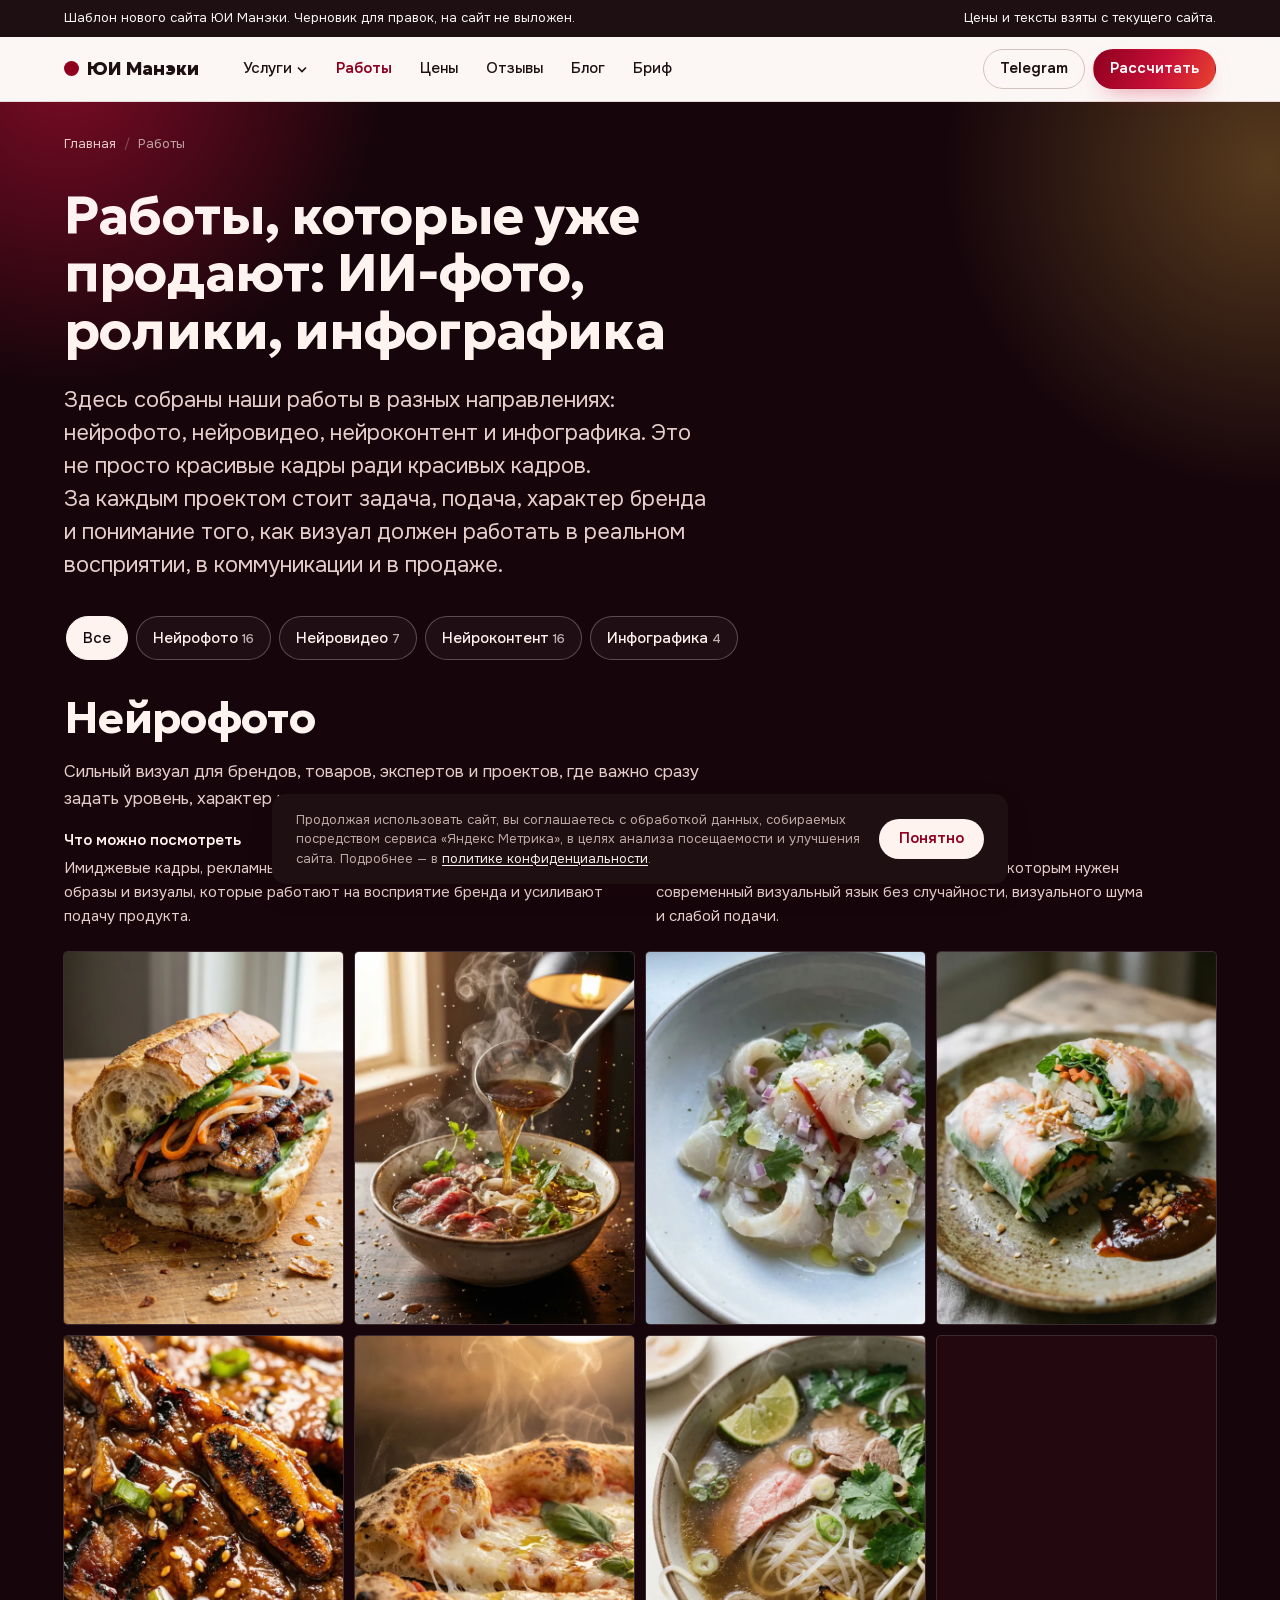
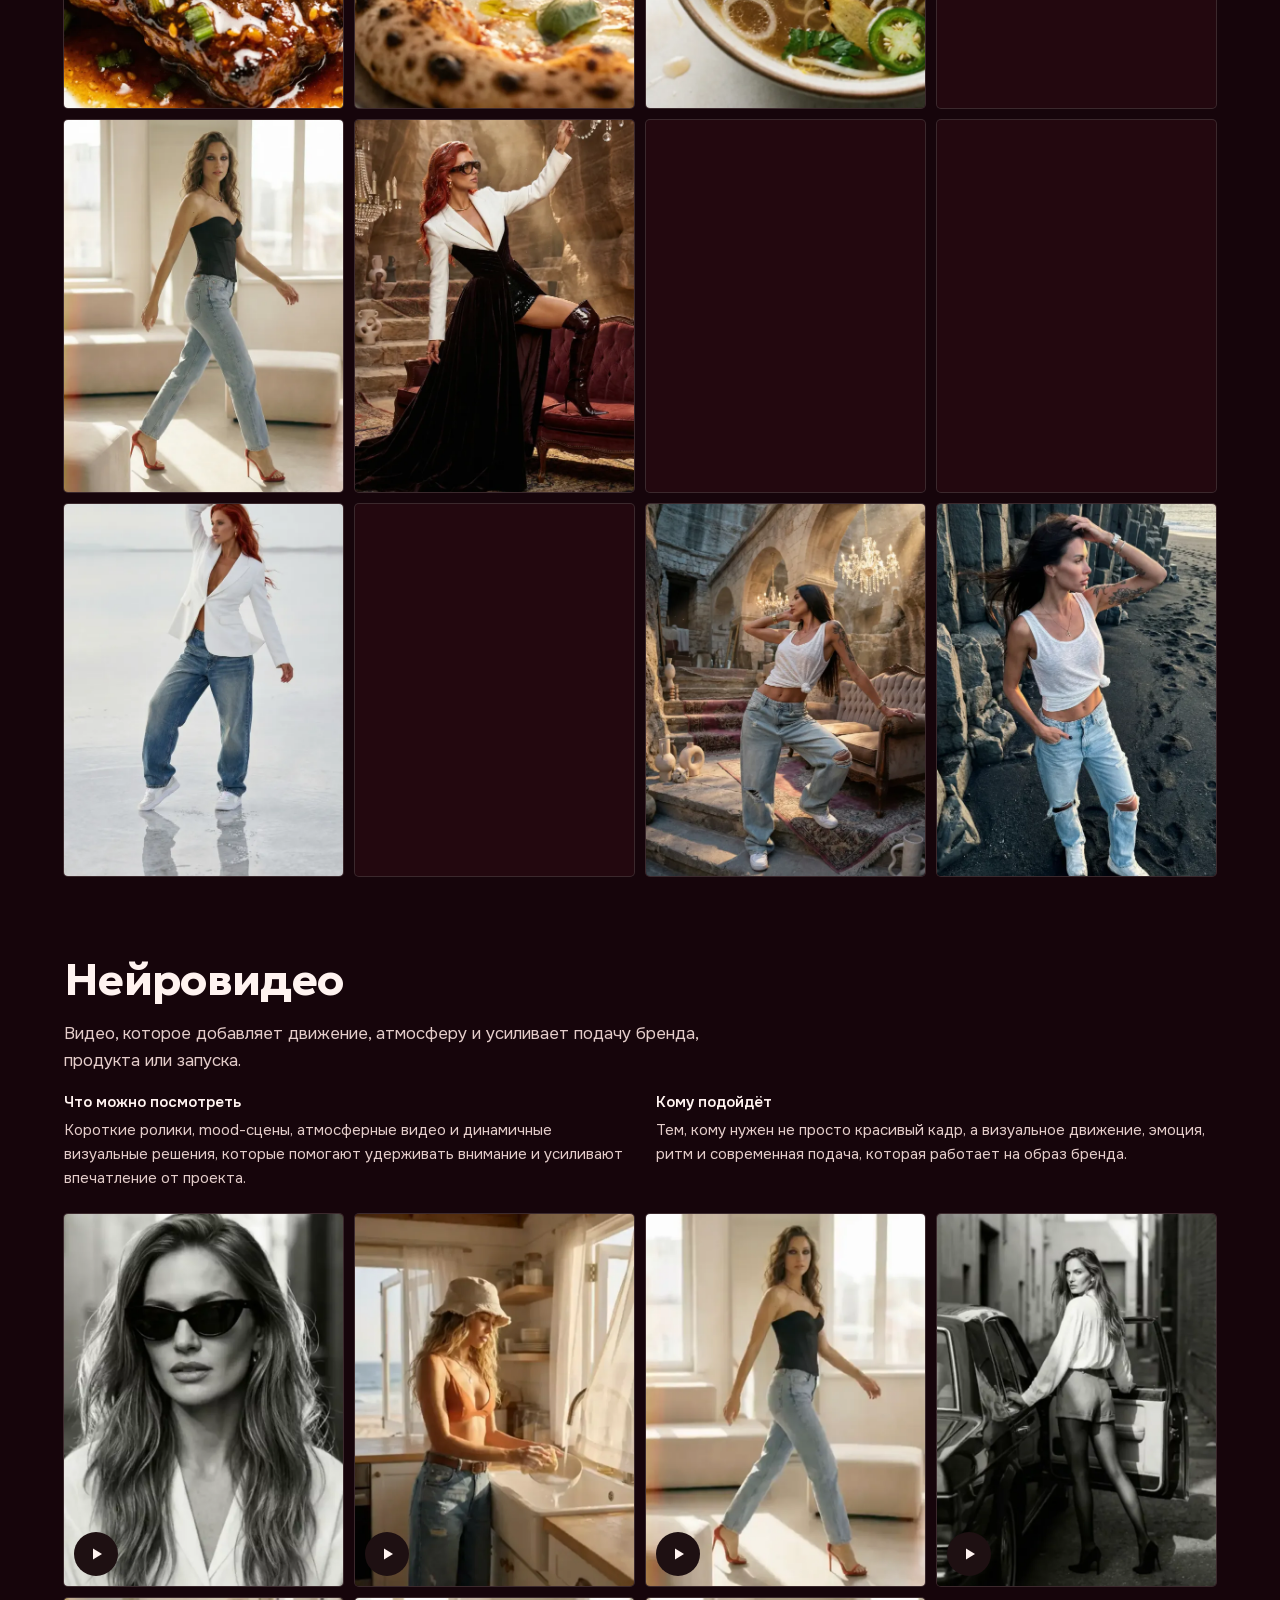
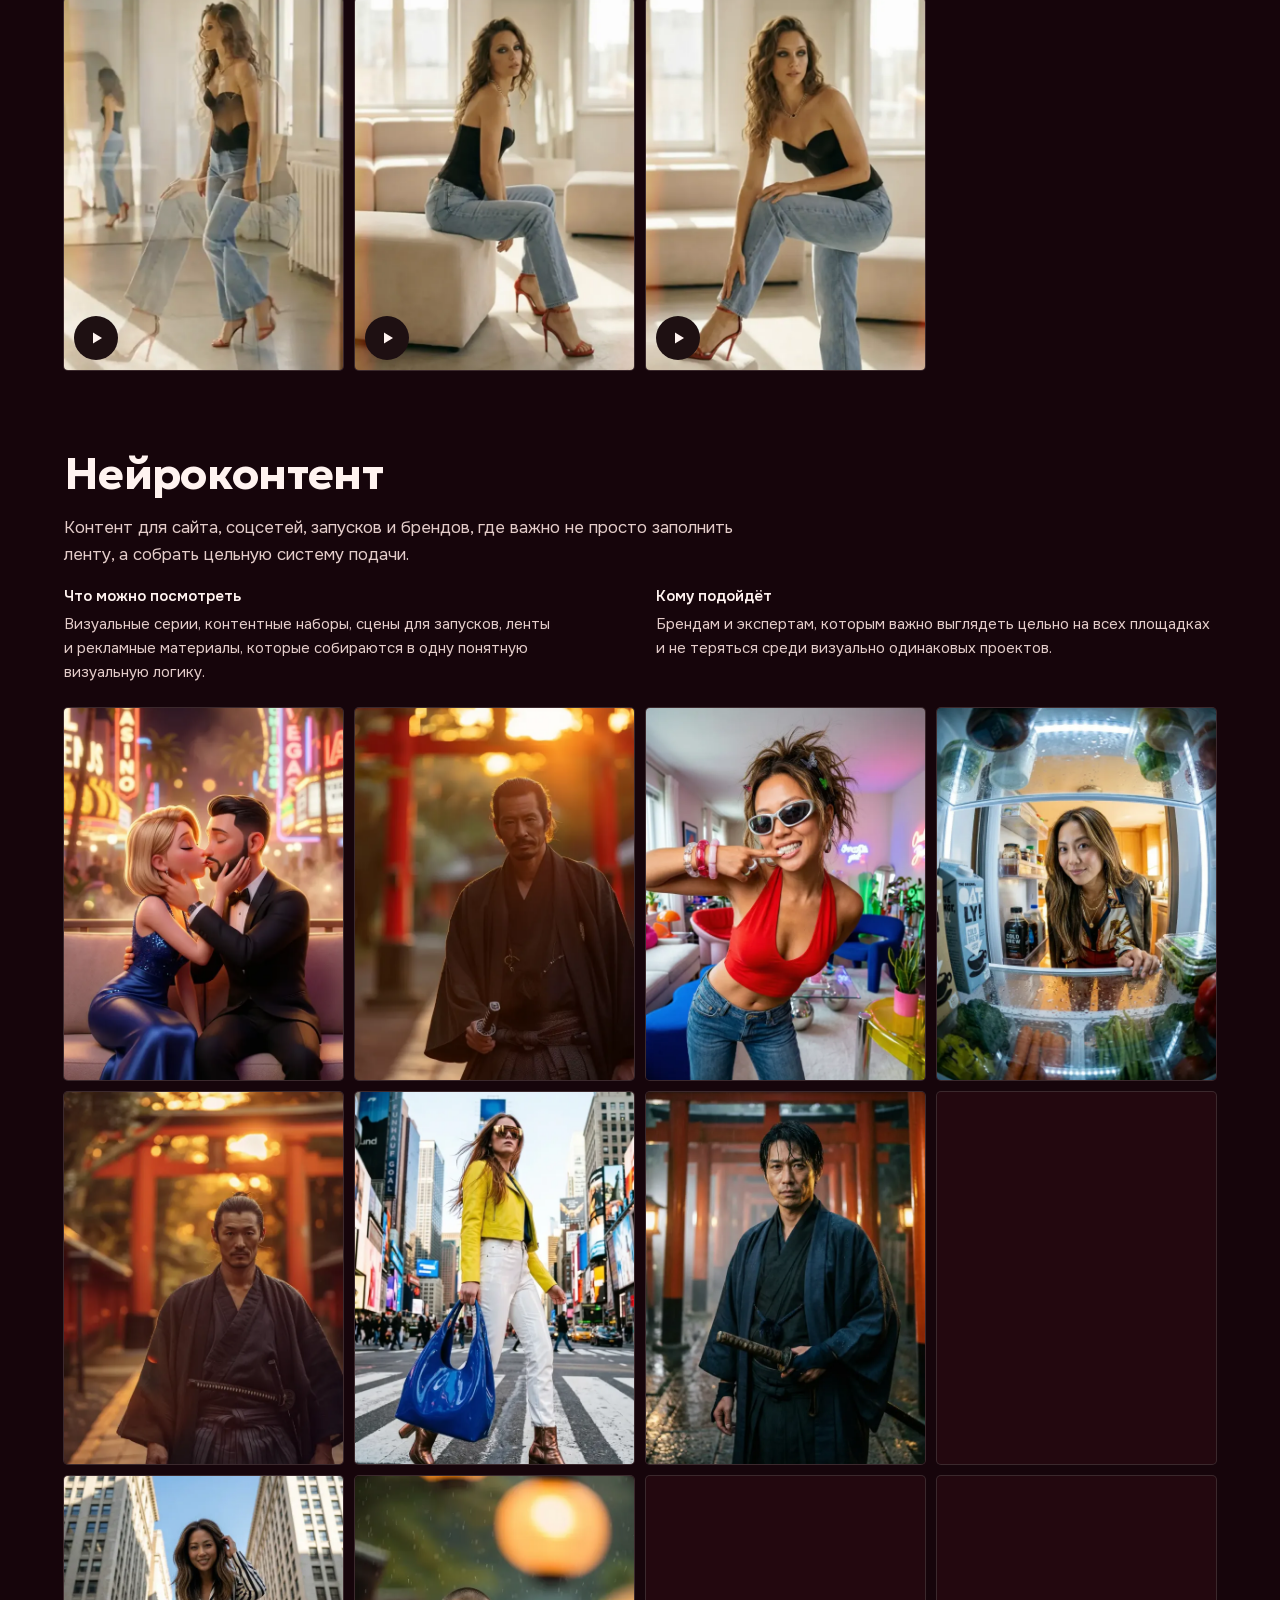
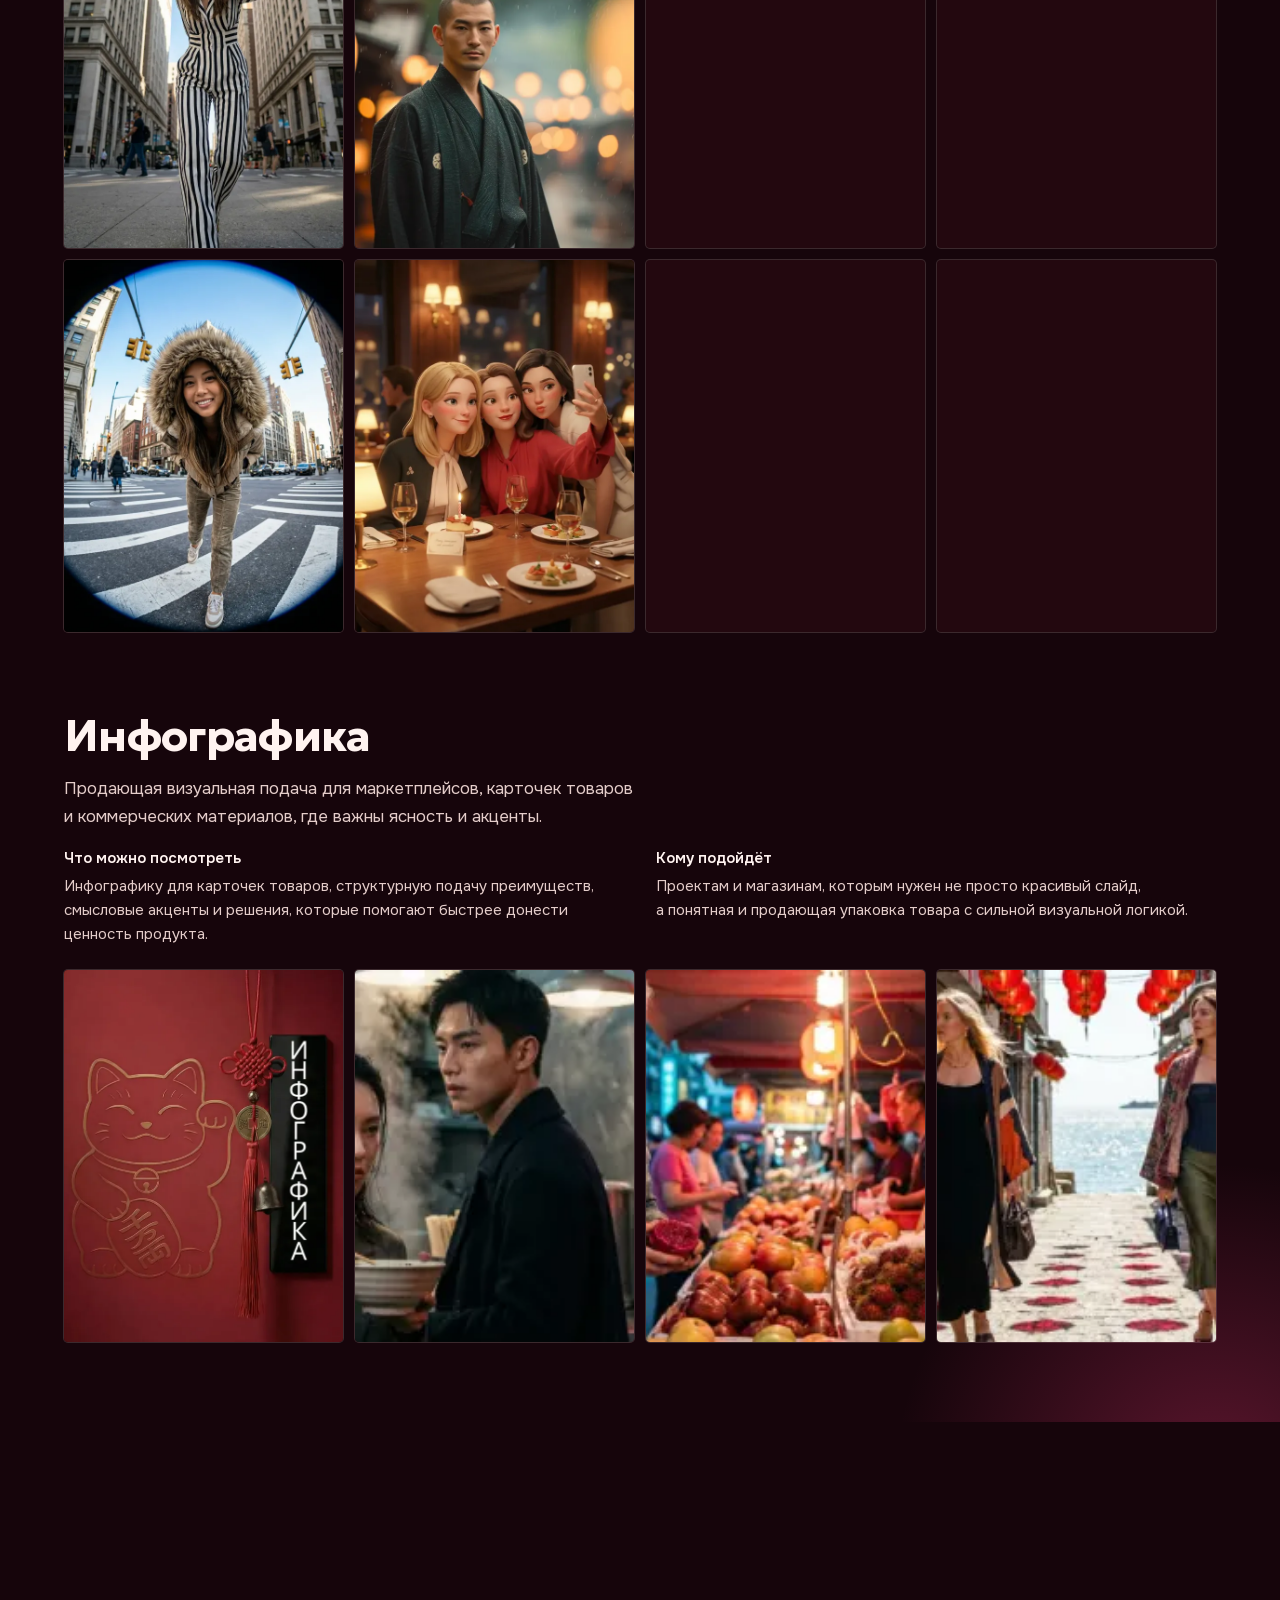
<file: cases.html>
<!doctype html>
<html lang="ru">
<head>
<meta charset="utf-8">
<meta name="viewport" content="width=device-width, initial-scale=1, viewport-fit=cover">
<meta name="color-scheme" content="light">
<title>Портфолио: ИИ-фото, ролики и инфографика для брендов</title>
<meta content="Фото товаров для карточек WB и Ozon, рекламные ролики, слайды инфографики и визуал брендов. По каждой работе: задача, решение, результат." name="description"/>
<meta name="robots" content="noindex, nofollow">
<meta content="#090909" name="theme-color"/>
<meta content="#090909" name="msapplication-TileColor"/>
<meta content="/browserconfig.xml" name="msapplication-config"/>
<meta content="telephone=no" name="format-detection"/>
<meta content="Бюро визуального контента ЮИ Манэки" name="author"/>
<meta content="ru_RU" property="og:locale"/>
<meta content="website" property="og:type"/>
<meta content="ЮИ Манэки" property="og:site_name"/>
<meta content="Портфолио бюро ЮИ Манэки — примеры работ и кейсы клиентов" property="og:title"/>
<meta content="Портфолио ЮИ Манэки: кейсы нейрофото, нейровидео, нейроконтента и инфографики для брендов, товаров, Ozon, Wildberries и соцсетей. Смотрите реальные работы." property="og:description"/>
<meta content="https://ui-maneki.ru/cases.html" property="og:url"/>
<meta content="https://ui-maneki.ru/keisy-neirofoto-neirovideo-i-infografiki-dlya-brendov-fon.webp" property="og:image"/>
<meta content="image/webp" property="og:image:type"/>
<meta content="1600" property="og:image:width"/>
<meta content="800" property="og:image:height"/>
<meta content="Кейсы нейрофото и нейровидео — примеры работ ЮИ Манэки" property="og:image:alt"/>
<meta content="summary_large_image" name="twitter:card"/>
<meta content="Портфолио бюро ЮИ Манэки — примеры работ и кейсы клиентов" name="twitter:title"/>
<meta content="Портфолио ЮИ Манэки: кейсы нейрофото, нейровидео, нейроконтента и инфографики для брендов, товаров, Ozon, Wildberries и соцсетей. Смотрите реальные работы." name="twitter:description"/>
<meta content="https://ui-maneki.ru/keisy-neirofoto-neirovideo-i-infografiki-dlya-brendov-fon.webp" name="twitter:image"/>
<link href="https://ui-maneki.ru/cases.html" rel="canonical"/>
<link href="https://ui-maneki.ru/cases.html" hreflang="ru-RU" rel="alternate"/>
<link href="https://ui-maneki.ru/cases.html" hreflang="x-default" rel="alternate"/>
<link href="https://ui-maneki.ru/favicon.ico" rel="shortcut icon" type="image/x-icon"/>
<link href="https://ui-maneki.ru/favicon.ico" rel="icon" sizes="any" type="image/x-icon"/>
<link href="https://ui-maneki.ru/favicon-48x48.png" rel="icon" sizes="48x48" type="image/png"/>
<link href="https://ui-maneki.ru/favicon-32x32.png" rel="icon" sizes="32x32" type="image/png"/>
<link href="https://ui-maneki.ru/favicon-16x16.png" rel="icon" sizes="16x16" type="image/png"/>
<link href="https://ui-maneki.ru/apple-touch-icon.png" rel="apple-touch-icon" sizes="180x180"/>
<link href="https://ui-maneki.ru/site.webmanifest" rel="manifest"/>
<script type="application/ld+json">{"@context": "https://schema.org", "@type": "WebPage", "@id": "https://ui-maneki.ru/cases.html#webpage", "name": "Портфолио: ИИ-фото, ролики и инфографика", "url": "https://ui-maneki.ru/cases.html", "description": "Примеры нейрофото товаров, рекламных нейровидео и AI-контента для брендов, маркетплейсов, сайтов и социальных сетей.", "inLanguage": "ru", "isPartOf": {"@id": "https://ui-maneki.ru/#website"}, "about": {"@id": "https://ui-maneki.ru/#organization"}, "primaryImageOfPage": {"@type": "ImageObject", "url": "https://ui-maneki.ru/keisy-neirofoto-neirovideo-i-infografiki-dlya-brendov-fon.webp"}}</script>
<script type="application/ld+json">{"@context": "https://schema.org", "@type": "WebSite", "@id": "https://ui-maneki.ru/#website", "url": "https://ui-maneki.ru/", "name": "ЮИ Манэки", "inLanguage": "ru", "publisher": {"@id": "https://ui-maneki.ru/#organization"}, "description": "Бюро визуального контента ЮИ Манэки: нейрофото, нейровидео, нейроконтент и инфографика для брендов, товаров, маркетплейсов и соцсетей. Екатеринбург, работаем по всей России."}</script>
<script type="application/ld+json">{"@context": "https://schema.org", "@type": ["Organization", "ProfessionalService"], "priceRange": "₽₽", "taxID": "667010718983", "vatID": "667010718983", "@id": "https://ui-maneki.ru/#organization", "name": "Бюро визуального контента ЮИ Манэки", "alternateName": ["ЮИ Манэки", "Юи Манэки", "UI Maneki"], "url": "https://ui-maneki.ru/", "brand": "ЮИ Манэки", "logo": "https://ui-maneki.ru/apple-touch-icon.png", "image": "https://ui-maneki.ru/neirofoto-neirovideo-dlya-brendov-i-marketpleisov-yui-maneki-hero.webp", "description": "ЮИ Манэки создаёт нейрофото, нейровидео, нейроконтент и инфографику для брендов, маркетплейсов и соцсетей. Бюро находится в Екатеринбурге и работает с проектами по всей России.", "telephone": "+79126482826", "email": "seoinfolab@gmail.com", "address": {"@type": "PostalAddress", "addressLocality": "Екатеринбург", "addressRegion": "Свердловская область", "addressCountry": "RU"}, "geo": {"@type": "GeoCoordinates", "latitude": 56.8519, "longitude": 60.6122}, "areaServed": [{"@type": "Country", "name": "Россия"}, {"@type": "City", "name": "Екатеринбург"}], "contactPoint": [{"@type": "ContactPoint", "contactType": "customer support", "telephone": "+79126482826", "email": "seoinfolab@gmail.com", "areaServed": "RU", "availableLanguage": ["ru"]}], "sameAs": ["https://t.me/Irinaaaaaaak", "https://t.me/seolabmp", "https://vk.com/uimaneki", "https://ru.pinterest.com/neurocontentstudio/", "https://www.avito.ru/brands/5de7ce368de156627c8827f77917a1fe", "https://yandex.ru/profile/78532066268"], "knowsAbout": ["Нейрофото", "Нейрофото цена", "Нейрофото для товара", "Нейрофото для маркетплейсов", "Нейрофото для Ozon", "Нейрофото для Wildberries", "Нейровидео", "Нейровидео цена", "Рекламное нейровидео", "Нейроконтент", "Инфографика для маркетплейсов", "Инфографика для карточки товара", "Дизайн карточек товара", "Визуальный контент для брендов", "Визуальный контент для маркетплейсов", "Контент для соцсетей"]}</script>
<script type="application/ld+json">{"@context": "https://schema.org", "@type": "CollectionPage", "@id": "https://ui-maneki.ru/cases.html#collection", "name": "Кейсы нейрофото, нейровидео, нейроконтента и инфографики для брендов и маркетплейсов", "url": "https://ui-maneki.ru/cases.html", "description": "Кейсы нейрофото, нейровидео, нейроконтента и инфографики для брендов, товаров, маркетплейсов, Ozon, Wildberries и соцсетей.", "isPartOf": {"@id": "https://ui-maneki.ru/#website"}, "about": [{"@type": "Thing", "name": "Нейрофото для брендов"}, {"@type": "Thing", "name": "Нейрофото для товаров и маркетплейсов"}, {"@type": "Thing", "name": "Нейровидео для брендов"}, {"@type": "Thing", "name": "Нейроконтент для соцсетей"}, {"@type": "Thing", "name": "Инфографика для маркетплейсов"}]}</script>
<script type="application/ld+json">{"@context": "https://schema.org", "@type": "BreadcrumbList", "itemListElement": [{"@type": "ListItem", "position": 1, "name": "Главная", "item": "https://ui-maneki.ru/"}, {"@type": "ListItem", "position": 2, "name": "Кейсы", "item": "https://ui-maneki.ru/cases.html"}]}</script>
<script type="application/ld+json">{"@context": "https://schema.org", "@type": "ImageGallery", "@id": "https://ui-maneki.ru/cases.html#gallery", "name": "Кейсы нейрофото, нейровидео и инфографики — ЮИ Манэки", "description": "Портфолио бюро визуального контента ЮИ Манэки: примеры нейрофото для брендов и маркетплейсов, нейровидео, нейроконтент и инфографика для Ozon и Wildberries.", "url": "https://ui-maneki.ru/cases.html", "author": {"@id": "https://ui-maneki.ru/#organization"}}</script>
<script type="application/ld+json">{"@context": "https://schema.org", "@graph": [{"@type": "VideoObject", "name": "Нейровидео для бренда — ролик 1", "description": "Пример рекламного нейровидео, созданного бюро визуального контента ЮИ Манэки: сценарий, раскадровка и сборка ролика нейросетью.", "thumbnailUrl": "https://ui-maneki.ru/assets/posters/neirovideo-01.webp", "contentUrl": "https://ui-maneki.ru/assets/cases/neirovideo/neirovideo-01.mp4", "uploadDate": "2026-07-19", "publisher": {"@type": "Organization", "name": "ЮИ Манэки", "url": "https://ui-maneki.ru/"}}, {"@type": "VideoObject", "name": "Нейровидео для бренда — ролик 2", "description": "Пример рекламного нейровидео, созданного бюро визуального контента ЮИ Манэки: сценарий, раскадровка и сборка ролика нейросетью.", "thumbnailUrl": "https://ui-maneki.ru/assets/posters/neirovideo-02.webp", "contentUrl": "https://ui-maneki.ru/assets/cases/neirovideo/neirovideo-02.mp4", "uploadDate": "2026-07-19", "publisher": {"@type": "Organization", "name": "ЮИ Манэки", "url": "https://ui-maneki.ru/"}}, {"@type": "VideoObject", "name": "Нейровидео для бренда — ролик 3", "description": "Пример рекламного нейровидео, созданного бюро визуального контента ЮИ Манэки: сценарий, раскадровка и сборка ролика нейросетью.", "thumbnailUrl": "https://ui-maneki.ru/assets/posters/neirovideo-03.webp", "contentUrl": "https://ui-maneki.ru/assets/cases/neirovideo/neirovideo-03.mp4", "uploadDate": "2026-07-19", "publisher": {"@type": "Organization", "name": "ЮИ Манэки", "url": "https://ui-maneki.ru/"}}, {"@type": "VideoObject", "name": "Нейровидео для бренда — ролик 4", "description": "Пример рекламного нейровидео, созданного бюро визуального контента ЮИ Манэки: сценарий, раскадровка и сборка ролика нейросетью.", "thumbnailUrl": "https://ui-maneki.ru/assets/posters/neirovideo-04.webp", "contentUrl": "https://ui-maneki.ru/assets/cases/neirovideo/neirovideo-04.mp4", "uploadDate": "2026-07-19", "publisher": {"@type": "Organization", "name": "ЮИ Манэки", "url": "https://ui-maneki.ru/"}}, {"@type": "VideoObject", "name": "Нейровидео для бренда — ролик 5", "description": "Пример рекламного нейровидео, созданного бюро визуального контента ЮИ Манэки: сценарий, раскадровка и сборка ролика нейросетью.", "thumbnailUrl": "https://ui-maneki.ru/assets/posters/neirovideo-05.webp", "contentUrl": "https://ui-maneki.ru/assets/cases/neirovideo/neirovideo-05.mp4", "uploadDate": "2026-07-19", "publisher": {"@type": "Organization", "name": "ЮИ Манэки", "url": "https://ui-maneki.ru/"}}, {"@type": "VideoObject", "name": "Нейровидео для бренда — ролик 6", "description": "Пример рекламного нейровидео, созданного бюро визуального контента ЮИ Манэки: сценарий, раскадровка и сборка ролика нейросетью.", "thumbnailUrl": "https://ui-maneki.ru/assets/posters/neirovideo-06.webp", "contentUrl": "https://ui-maneki.ru/assets/cases/neirovideo/neirovideo-06.mp4", "uploadDate": "2026-07-19", "publisher": {"@type": "Organization", "name": "ЮИ Манэки", "url": "https://ui-maneki.ru/"}}, {"@type": "VideoObject", "name": "Нейровидео для бренда — ролик 7", "description": "Пример рекламного нейровидео, созданного бюро визуального контента ЮИ Манэки: сценарий, раскадровка и сборка ролика нейросетью.", "thumbnailUrl": "https://ui-maneki.ru/assets/posters/neirovideo-07.webp", "contentUrl": "https://ui-maneki.ru/assets/cases/neirovideo/neirovideo-07.mp4", "uploadDate": "2026-07-19", "publisher": {"@type": "Organization", "name": "ЮИ Манэки", "url": "https://ui-maneki.ru/"}}]}</script>
<link rel="preload" href="fonts/geologica-cyrillic.woff2" as="font" type="font/woff2" crossorigin>
<link rel="preload" href="fonts/onest-cyrillic.woff2" as="font" type="font/woff2" crossorigin>
<link rel="stylesheet" href="css/site.css">
</head>
<body>
<a class="skip" href="#main">К содержанию</a>
<div class="tpl-note"><div class="wrap"><span>Шаблон нового сайта ЮИ Манэки. Черновик для правок, на сайт не выложен.</span><span>Цены и тексты взяты с текущего сайта.</span></div></div>
<header class="hdr">
<div class="wrap hdr__in">
<a class="logo" href="index.html"><span class="logo__dot" aria-hidden="true"></span>ЮИ&nbsp;Манэки</a>
<nav class="nav" aria-label="Основное меню">
<button class="nav__trigger" type="button" aria-expanded="false" aria-controls="svc-panel">Услуги<svg viewBox="0 0 12 12" aria-hidden="true"><path d="M2 4.5 6 8.5l4-4" fill="none" stroke="currentColor" stroke-width="1.6"/></svg></button>
<a class="nav__link" href="cases.html" aria-current="page">Работы</a><a class="nav__link" href="tariffs.html">Цены</a><a class="nav__link" href="index.html#reviews">Отзывы</a><a class="nav__link" href="blog/index.html">Блог</a><a class="nav__link" href="brief.html">Бриф</a>
</nav>
<div class="hdr__act">
<a class="btn btn--ghost btn--sm hdr__tg" href="https://t.me/Irinaaaaaaak?text=%D0%97%D0%B4%D1%80%D0%B0%D0%B2%D1%81%D1%82%D0%B2%D1%83%D0%B9%D1%82%D0%B5%21%20%D0%9F%D0%BE%D0%BD%D1%80%D0%B0%D0%B2%D0%B8%D0%BB%D0%B8%D1%81%D1%8C%20%D0%B2%D0%B0%D1%88%D0%B8%20%D1%80%D0%B0%D0%B1%D0%BE%D1%82%D1%8B%2C%20%D1%85%D0%BE%D1%87%D1%83%20%D0%BF%D0%BE%D1%85%D0%BE%D0%B6%D0%B5%D0%B5." target="_blank" rel="noopener">Telegram</a>
<a class="btn btn--fill btn--sm hdr__calc" href="tariffs.html#calc">Рассчитать</a>
<button class="hdr__menu" type="button" aria-expanded="false" aria-controls="sheet" aria-label="Открыть меню"><svg viewBox="0 0 20 20" aria-hidden="true"><path d="M3 6h14M3 10h14M3 14h14" fill="none" stroke="currentColor" stroke-width="1.6"/></svg></button>
</div>
</div>
<div class="svc-panel" id="svc-panel" hidden>
<div class="svc-panel__grid">
<div><p class="svc-panel__h">Услуги бюро</p><ul class="mm-list"><li><a class="mm-item" href="neirofoto-dlya-marketpleisov.html"><span class="mm-item__img"><img src="assets/cases/neirofoto/neirofoto-13.webp" srcset="assets/cases/neirofoto/neirofoto-13-w200.webp 200w, assets/cases/neirofoto/neirofoto-13.webp 1529w" sizes="56px" alt="Нейрофотосессия для личного бренда — кадр 13" width="1529" height="2048" decoding="async" loading="lazy"></span><b>ИИ‑фото товара</b><small>Товар в сцене или на ИИ‑модели</small><span class="mm-item__price">от 500 ₽ за кадр</span></a></li><li><a class="mm-item" href="infografika-dlya-marketpleisov.html"><span class="mm-item__img"><img src="keisy-infografiki-dlya-marketpleisov-560.webp" srcset="keisy-infografiki-dlya-marketpleisov-560-w200.webp 200w, keisy-infografiki-dlya-marketpleisov-560.webp 560w" sizes="56px" alt="" width="560" height="700" decoding="async" loading="lazy"></span><b>Инфографика</b><small>Обложка и слайды для WB и Ozon</small><span class="mm-item__price">от 550 ₽ за слайд</span></a></li><li><a class="mm-item" href="neirovideo-dlya-brenda.html"><span class="mm-item__img"><img src="assets/posters/neirovideo-05.webp" srcset="assets/posters/neirovideo-05-w200.webp 200w, assets/posters/neirovideo-05.webp 800w" sizes="56px" alt="" width="800" height="1072" decoding="async" loading="lazy"></span><b>Нейровидео</b><small>Оживление обложки и ролики</small><span class="mm-item__price">от 1 200 ₽ оживление кадра</span></a></li><li><a class="mm-item" href="neirofoto-dlya-lyudey.html"><span class="mm-item__img"><img src="assets/cases/neirofoto/neirofoto-06.webp" srcset="assets/cases/neirofoto/neirofoto-06-w200.webp 200w, assets/cases/neirofoto/neirofoto-06.webp 1143w" sizes="56px" alt="Нейрофотосессия для личного бренда — кадр 6" width="1143" height="2048" decoding="async" loading="lazy"></span><b>ИИ‑фотосессия</b><small>Портреты по вашим фотографиям</small><span class="mm-item__price">от 400 ₽ за кадр</span></a></li><li><a class="mm-item" href="neirokontent-dlya-brendov.html"><span class="mm-item__img"><img src="assets/cases/neirokontent/neirokontent-06.webp" srcset="assets/cases/neirokontent/neirokontent-06-w200.webp 200w, assets/cases/neirokontent/neirokontent-06.webp 781w" sizes="56px" alt="Нейроконтент: имиджевый визуал для бренда — кадр 6" width="781" height="1400" decoding="async" loading="lazy"></span><b>Нейроконтент</b><small>Фото, видео и слайды в одном стиле</small><span class="mm-item__price">от 500 ₽ пакеты визуала</span></a></li><li><a class="mm-item" href="cases.html"><span class="mm-item__img"><img src="assets/cases/neirokontent/neirokontent-04.webp" srcset="assets/cases/neirokontent/neirokontent-04-w200.webp 200w, assets/cases/neirokontent/neirokontent-04.webp 1045w" sizes="56px" alt="Нейроконтент: имиджевый визуал для бренда — кадр 4" width="1045" height="1400" decoding="async" loading="lazy"></span><b>Все работы</b><small>Фото, ролики и контент бюро</small><span class="mm-item__price">41 работа</span></a></li></ul></div>
<div class="mm-promo"><div class="glows" aria-hidden="true"><span class="glow glow--1"></span><span class="glow glow--3"></span></div>
<p class="mm-promo__t">Посчитайте заказ по прайсу</p>
<ul class="mm-promo__list"><li><span>Фото товара</span><i></i><b>от 500 ₽</b></li><li><span>Фотосессия</span><i></i><b>от 400 ₽</b></li><li><span>Инфографика</span><i></i><b>от 550 ₽</b></li><li><span>Оживление кадра</span><i></i><b>от 1 200 ₽</b></li></ul>
<a class="btn btn--on-field btn--sm" href="tariffs.html#calc">Открыть калькулятор</a></div>
</div>
<div class="svc-panel__foot"><a href="tariffs.html">Полный прайс</a><a href="brief.html">Заполнить бриф</a><a href="https://t.me/Irinaaaaaaak?text=%D0%97%D0%B4%D1%80%D0%B0%D0%B2%D1%81%D1%82%D0%B2%D1%83%D0%B9%D1%82%D0%B5%21%20%D0%9F%D0%BE%D0%BD%D1%80%D0%B0%D0%B2%D0%B8%D0%BB%D0%B8%D1%81%D1%8C%20%D0%B2%D0%B0%D1%88%D0%B8%20%D1%80%D0%B0%D0%B1%D0%BE%D1%82%D1%8B%2C%20%D1%85%D0%BE%D1%87%D1%83%20%D0%BF%D0%BE%D1%85%D0%BE%D0%B6%D0%B5%D0%B5." target="_blank" rel="noopener">Написать в Telegram</a><span>Отвечаем в течение рабочего дня</span></div>
</div>
</header>
<div class="nav-scrim" hidden></div>
<div class="sheet" id="sheet" role="dialog" aria-modal="true" aria-label="Меню" hidden>
<div class="sheet__top"><a class="logo" href="index.html"><span class="logo__dot" aria-hidden="true"></span>ЮИ&nbsp;Манэки</a>
<button class="hdr__menu sheet__close" type="button" aria-label="Закрыть меню"><svg viewBox="0 0 20 20" aria-hidden="true"><path d="m5 5 10 10M15 5 5 15" fill="none" stroke="currentColor" stroke-width="1.8"/></svg></button></div>
<p class="sheet__h">Услуги</p>
<ul class="sheet__svc"><li><a href="neirofoto-dlya-marketpleisov.html">ИИ‑фото товара<span>от 500 ₽</span></a></li><li><a href="infografika-dlya-marketpleisov.html">Инфографика<span>от 550 ₽</span></a></li><li><a href="neirovideo-dlya-brenda.html">Нейровидео<span>от 1 200 ₽</span></a></li><li><a href="neirofoto-dlya-lyudey.html">ИИ‑фотосессия<span>от 400 ₽</span></a></li><li><a href="neirokontent-dlya-brendov.html">Нейроконтент<span>от 500 ₽</span></a></li></ul>
<p class="sheet__h">Бюро</p>
<div class="sheet__links"><a href="cases.html">Работы</a><a href="tariffs.html">Цены</a><a href="index.html#reviews">Отзывы</a><a href="blog/index.html">Блог</a><a href="brief.html">Бриф</a><a href="documents.html">Документы</a></div>
<div class="sheet__cta"><a class="btn btn--fill" href="https://t.me/Irinaaaaaaak?text=%D0%97%D0%B4%D1%80%D0%B0%D0%B2%D1%81%D1%82%D0%B2%D1%83%D0%B9%D1%82%D0%B5%21%20%D0%9F%D0%BE%D0%BD%D1%80%D0%B0%D0%B2%D0%B8%D0%BB%D0%B8%D1%81%D1%8C%20%D0%B2%D0%B0%D1%88%D0%B8%20%D1%80%D0%B0%D0%B1%D0%BE%D1%82%D1%8B%2C%20%D1%85%D0%BE%D1%87%D1%83%20%D0%BF%D0%BE%D1%85%D0%BE%D0%B6%D0%B5%D0%B5." target="_blank" rel="noopener">Написать в Telegram</a><a class="btn btn--ghost" href="tariffs.html#calc">Рассчитать стоимость</a></div>
<p class="sheet__h">Связь</p>
<p class="sheet__contacts"><span>+7 912 648-28-26</span><span>seoinfolab@gmail.com</span><span>Екатеринбург, работаем по всей России</span></p>
</div>
<main id="main">
<section class="shero night"><div class="glows" aria-hidden="true"><span class="glow glow--1"></span><span class="glow glow--3"></span><span class="glow glow--4"></span></div><div class="wrap"><nav aria-label="Хлебные крошки"><ol class="crumbs"><li><a href="index.html">Главная</a></li><li><span aria-current="page">Работы</span></li></ol></nav>
<h1 style="font-size:var(--text-3xl);margin:0 0 var(--space-md);max-width:22ch">Работы, которые уже продают: ИИ‑фото, ролики, инфографика</h1>
<p class="shero__lead">Здесь собраны наши работы в разных направлениях: нейрофото, нейровидео, нейроконтент и инфографика. Это не просто красивые кадры ради красивых кадров. За каждым проектом стоит задача, подача, характер бренда и понимание того, как визуал должен работать в реальном восприятии, в коммуникации и в продаже.</p>
<div class="tabs" id="directions" data-filter role="group" aria-label="Показать направление"><button class="tab" type="button" data-value="all" aria-pressed="true">Все</button><button class="tab" type="button" data-value="photo" aria-pressed="false">Нейрофото<small>16</small></button><button class="tab" type="button" data-value="video" aria-pressed="false">Нейровидео<small>7</small></button><button class="tab" type="button" data-value="content" aria-pressed="false">Нейроконтент<small>16</small></button><button class="tab" type="button" data-value="info" aria-pressed="false">Инфографика<small>4</small></button></div>
<section class="dir" id="case-photo" data-dir="photo" data-reveal>
<div class="dir__head"><h2>Нейрофото</h2><p style="margin:0;color:var(--ink-2);max-width:62ch">Сильный визуал для брендов, товаров, экспертов и проектов, где важно сразу задать уровень, характер и впечатление.</p>
<div class="dir__about"><p><b>Что можно посмотреть</b>Имиджевые кадры, рекламные сцены, предметные решения, атмосферные образы и визуалы, которые работают на восприятие бренда и усиливают подачу продукта.</p><p><b>Кому подойдёт</b>Брендам, магазинам, специалистам и проектам, которым нужен современный визуальный язык без случайности, визуального шума и слабой подачи.</p></div></div>
<ul class="gallery" id="g-photo" data-lb-group data-stagger><li data-reveal><button class="gal" type="button" data-lb-item data-kind="img" data-src="assets/cases/neirofoto/neirofoto-02.webp" data-alt="ИИ‑фото еды для карточки и меню"><img src="assets/cases/neirofoto/neirofoto-02.webp" srcset="assets/cases/neirofoto/neirofoto-02-w600.webp 600w, assets/cases/neirofoto/neirofoto-02.webp 1529w" sizes="(min-width: 64rem) 300px, (min-width: 40rem) 33vw, 50vw" alt="Нейрофотосессия для личного бренда — кадр 2" width="1529" height="2048" decoding="async" loading="lazy"><span class="vh">Открыть крупно</span></button></li><li data-reveal><button class="gal" type="button" data-lb-item data-kind="img" data-src="assets/cases/neirofoto/neirofoto-03.webp" data-alt="ИИ‑фото еды для карточки и меню"><img src="assets/cases/neirofoto/neirofoto-03.webp" srcset="assets/cases/neirofoto/neirofoto-03-w600.webp 600w, assets/cases/neirofoto/neirofoto-03.webp 1529w" sizes="(min-width: 64rem) 300px, (min-width: 40rem) 33vw, 50vw" alt="Нейрофотосессия для личного бренда — кадр 3" width="1529" height="2048" decoding="async" loading="lazy"><span class="vh">Открыть крупно</span></button></li><li data-reveal><button class="gal" type="button" data-lb-item data-kind="img" data-src="assets/cases/neirofoto/neirofoto-04.webp" data-alt="ИИ‑фото еды для карточки и меню"><img src="assets/cases/neirofoto/neirofoto-04.webp" srcset="assets/cases/neirofoto/neirofoto-04-w600.webp 600w, assets/cases/neirofoto/neirofoto-04.webp 1529w" sizes="(min-width: 64rem) 300px, (min-width: 40rem) 33vw, 50vw" alt="Нейрофотосессия для личного бренда — кадр 4" width="1529" height="2048" decoding="async" loading="lazy"><span class="vh">Открыть крупно</span></button></li><li data-reveal><button class="gal" type="button" data-lb-item data-kind="img" data-src="assets/cases/neirofoto/neirofoto-09.webp" data-alt="ИИ‑фото еды для карточки и меню"><img src="assets/cases/neirofoto/neirofoto-09.webp" srcset="assets/cases/neirofoto/neirofoto-09-w600.webp 600w, assets/cases/neirofoto/neirofoto-09.webp 1529w" sizes="(min-width: 64rem) 300px, (min-width: 40rem) 33vw, 50vw" alt="Нейрофотосессия для личного бренда — кадр 9" width="1529" height="2048" decoding="async" loading="lazy"><span class="vh">Открыть крупно</span></button></li><li data-reveal><button class="gal" type="button" data-lb-item data-kind="img" data-src="assets/cases/neirofoto/neirofoto-10.webp" data-alt="ИИ‑фото еды для карточки и меню"><img src="assets/cases/neirofoto/neirofoto-10.webp" srcset="assets/cases/neirofoto/neirofoto-10-w600.webp 600w, assets/cases/neirofoto/neirofoto-10.webp 1529w" sizes="(min-width: 64rem) 300px, (min-width: 40rem) 33vw, 50vw" alt="Нейрофотосессия для личного бренда — кадр 10" width="1529" height="2048" decoding="async" loading="lazy"><span class="vh">Открыть крупно</span></button></li><li data-reveal><button class="gal" type="button" data-lb-item data-kind="img" data-src="assets/cases/neirofoto/neirofoto-12.webp" data-alt="ИИ‑фото еды для карточки и меню"><img src="assets/cases/neirofoto/neirofoto-12.webp" srcset="assets/cases/neirofoto/neirofoto-12-w600.webp 600w, assets/cases/neirofoto/neirofoto-12.webp 1529w" sizes="(min-width: 64rem) 300px, (min-width: 40rem) 33vw, 50vw" alt="Нейрофотосессия для личного бренда — кадр 12" width="1529" height="2048" decoding="async" loading="lazy"><span class="vh">Открыть крупно</span></button></li><li data-reveal><button class="gal" type="button" data-lb-item data-kind="img" data-src="assets/cases/neirofoto/neirofoto-13.webp" data-alt="ИИ‑фото еды для карточки и меню"><img src="assets/cases/neirofoto/neirofoto-13.webp" srcset="assets/cases/neirofoto/neirofoto-13-w600.webp 600w, assets/cases/neirofoto/neirofoto-13.webp 1529w" sizes="(min-width: 64rem) 300px, (min-width: 40rem) 33vw, 50vw" alt="Нейрофотосессия для личного бренда — кадр 13" width="1529" height="2048" decoding="async" loading="lazy"><span class="vh">Открыть крупно</span></button></li><li data-reveal><button class="gal" type="button" data-lb-item data-kind="img" data-src="assets/cases/neirofoto/neirofoto-17.webp" data-alt="ИИ‑фото еды для карточки и меню"><img src="assets/cases/neirofoto/neirofoto-17.webp" srcset="assets/cases/neirofoto/neirofoto-17-w600.webp 600w, assets/cases/neirofoto/neirofoto-17.webp 1529w" sizes="(min-width: 64rem) 300px, (min-width: 40rem) 33vw, 50vw" alt="Нейрофотосессия для личного бренда — кадр 17" width="1529" height="2048" decoding="async" loading="lazy"><span class="vh">Открыть крупно</span></button></li><li data-reveal><button class="gal" type="button" data-lb-item data-kind="img" data-src="assets/cases/neirofoto/neirofoto-01.webp" data-alt="Нейрофотосессия для личного бренда — кадр 1"><img src="assets/cases/neirofoto/neirofoto-01.webp" srcset="assets/cases/neirofoto/neirofoto-01-w600.webp 600w, assets/cases/neirofoto/neirofoto-01.webp 1529w" sizes="(min-width: 64rem) 300px, (min-width: 40rem) 33vw, 50vw" alt="Нейрофотосессия для личного бренда — кадр 1" width="1529" height="2048" decoding="async" loading="lazy"><span class="vh">Открыть крупно</span></button></li><li data-reveal><button class="gal" type="button" data-lb-item data-kind="img" data-src="assets/cases/neirofoto/neirofoto-05.webp" data-alt="Нейрофотосессия для личного бренда — кадр 5"><img src="assets/cases/neirofoto/neirofoto-05.webp" srcset="assets/cases/neirofoto/neirofoto-05-w600.webp 600w, assets/cases/neirofoto/neirofoto-05.webp 1143w" sizes="(min-width: 64rem) 300px, (min-width: 40rem) 33vw, 50vw" alt="Нейрофотосессия для личного бренда — кадр 5" width="1143" height="2048" decoding="async" loading="lazy"><span class="vh">Открыть крупно</span></button></li><li data-reveal><button class="gal" type="button" data-lb-item data-kind="img" data-src="assets/cases/neirofoto/neirofoto-06.webp" data-alt="Нейрофотосессия для личного бренда — кадр 6"><img src="assets/cases/neirofoto/neirofoto-06.webp" srcset="assets/cases/neirofoto/neirofoto-06-w600.webp 600w, assets/cases/neirofoto/neirofoto-06.webp 1143w" sizes="(min-width: 64rem) 300px, (min-width: 40rem) 33vw, 50vw" alt="Нейрофотосессия для личного бренда — кадр 6" width="1143" height="2048" decoding="async" loading="lazy"><span class="vh">Открыть крупно</span></button></li><li data-reveal><button class="gal" type="button" data-lb-item data-kind="img" data-src="assets/cases/neirofoto/neirofoto-07.webp" data-alt="Нейрофотосессия для личного бренда — кадр 7"><img src="assets/cases/neirofoto/neirofoto-07.webp" srcset="assets/cases/neirofoto/neirofoto-07-w600.webp 600w, assets/cases/neirofoto/neirofoto-07.webp 1143w" sizes="(min-width: 64rem) 300px, (min-width: 40rem) 33vw, 50vw" alt="Нейрофотосессия для личного бренда — кадр 7" width="1143" height="2048" decoding="async" loading="lazy"><span class="vh">Открыть крупно</span></button></li><li data-reveal><button class="gal" type="button" data-lb-item data-kind="img" data-src="assets/cases/neirofoto/neirofoto-08.webp" data-alt="Нейрофотосессия для личного бренда — кадр 8"><img src="assets/cases/neirofoto/neirofoto-08.webp" srcset="assets/cases/neirofoto/neirofoto-08-w600.webp 600w, assets/cases/neirofoto/neirofoto-08.webp 1143w" sizes="(min-width: 64rem) 300px, (min-width: 40rem) 33vw, 50vw" alt="Нейрофотосессия для личного бренда — кадр 8" width="1143" height="2048" decoding="async" loading="lazy"><span class="vh">Открыть крупно</span></button></li><li data-reveal><button class="gal" type="button" data-lb-item data-kind="img" data-src="assets/cases/neirofoto/neirofoto-11.webp" data-alt="Нейрофотосессия для личного бренда — кадр 11"><img src="assets/cases/neirofoto/neirofoto-11.webp" srcset="assets/cases/neirofoto/neirofoto-11-w600.webp 600w, assets/cases/neirofoto/neirofoto-11.webp 1143w" sizes="(min-width: 64rem) 300px, (min-width: 40rem) 33vw, 50vw" alt="Нейрофотосессия для личного бренда — кадр 11" width="1143" height="2048" decoding="async" loading="lazy"><span class="vh">Открыть крупно</span></button></li><li data-reveal><button class="gal" type="button" data-lb-item data-kind="img" data-src="assets/cases/neirofoto/neirofoto-14.webp" data-alt="Нейрофотосессия для личного бренда — кадр 14"><img src="assets/cases/neirofoto/neirofoto-14.webp" srcset="assets/cases/neirofoto/neirofoto-14-w600.webp 600w, assets/cases/neirofoto/neirofoto-14.webp 1143w" sizes="(min-width: 64rem) 300px, (min-width: 40rem) 33vw, 50vw" alt="Нейрофотосессия для личного бренда — кадр 14" width="1143" height="2048" decoding="async" loading="lazy"><span class="vh">Открыть крупно</span></button></li><li data-reveal><button class="gal" type="button" data-lb-item data-kind="img" data-src="assets/cases/neirofoto/neirofoto-15.webp" data-alt="Нейрофотосессия для личного бренда — кадр 15"><img src="assets/cases/neirofoto/neirofoto-15.webp" srcset="assets/cases/neirofoto/neirofoto-15-w600.webp 600w, assets/cases/neirofoto/neirofoto-15.webp 1143w" sizes="(min-width: 64rem) 300px, (min-width: 40rem) 33vw, 50vw" alt="Нейрофотосессия для личного бренда — кадр 15" width="1143" height="2048" decoding="async" loading="lazy"><span class="vh">Открыть крупно</span></button></li></ul>
</section><section class="dir" id="case-video" data-dir="video" data-reveal>
<div class="dir__head"><h2>Нейровидео</h2><p style="margin:0;color:var(--ink-2);max-width:62ch">Видео, которое добавляет движение, атмосферу и усиливает подачу бренда, продукта или запуска.</p>
<div class="dir__about"><p><b>Что можно посмотреть</b>Короткие ролики, mood-сцены, атмосферные видео и динамичные визуальные решения, которые помогают удерживать внимание и усиливают впечатление от проекта.</p><p><b>Кому подойдёт</b>Тем, кому нужен не просто красивый кадр, а визуальное движение, эмоция, ритм и современная подача, которая работает на образ бренда.</p></div></div>
<ul class="gallery" id="g-video" data-lb-group data-stagger><li data-reveal><button class="gal gal--video" type="button" data-lb-item data-kind="video" data-src="assets/cases/neirovideo/neirovideo-01.mp4" data-poster="assets/posters/neirovideo-01.webp" data-alt="Нейровидео, пример 1"><video muted playsinline preload="none" data-poster-lazy="assets/posters/neirovideo-01-w600.webp" aria-label="Нейровидео, пример 1"><source src="assets/cases/neirovideo/neirovideo-01.mp4" type="video/mp4"></video><span class="gal__play"><svg viewBox="0 0 16 16" aria-hidden="true"><path d="M4 2.5v11l9-5.5z" fill="currentColor"/></svg><span class="vh">Смотреть ролик</span></span></button></li><li data-reveal><button class="gal gal--video" type="button" data-lb-item data-kind="video" data-src="assets/cases/neirovideo/neirovideo-02.mp4" data-poster="assets/posters/neirovideo-02.webp" data-alt="Нейровидео, пример 2"><video muted playsinline preload="none" data-poster-lazy="assets/posters/neirovideo-02-w600.webp" aria-label="Нейровидео, пример 2"><source src="assets/cases/neirovideo/neirovideo-02.mp4" type="video/mp4"></video><span class="gal__play"><svg viewBox="0 0 16 16" aria-hidden="true"><path d="M4 2.5v11l9-5.5z" fill="currentColor"/></svg><span class="vh">Смотреть ролик</span></span></button></li><li data-reveal><button class="gal gal--video" type="button" data-lb-item data-kind="video" data-src="assets/cases/neirovideo/neirovideo-03.mp4" data-poster="assets/posters/neirovideo-03.webp" data-alt="Нейровидео, пример 3"><video muted playsinline preload="none" data-poster-lazy="assets/posters/neirovideo-03-w600.webp" aria-label="Нейровидео, пример 3"><source src="assets/cases/neirovideo/neirovideo-03.mp4" type="video/mp4"></video><span class="gal__play"><svg viewBox="0 0 16 16" aria-hidden="true"><path d="M4 2.5v11l9-5.5z" fill="currentColor"/></svg><span class="vh">Смотреть ролик</span></span></button></li><li data-reveal><button class="gal gal--video" type="button" data-lb-item data-kind="video" data-src="assets/cases/neirovideo/neirovideo-04.mp4" data-poster="assets/posters/neirovideo-04.webp" data-alt="Нейровидео, пример 4"><video muted playsinline preload="none" data-poster-lazy="assets/posters/neirovideo-04-w600.webp" aria-label="Нейровидео, пример 4"><source src="assets/cases/neirovideo/neirovideo-04.mp4" type="video/mp4"></video><span class="gal__play"><svg viewBox="0 0 16 16" aria-hidden="true"><path d="M4 2.5v11l9-5.5z" fill="currentColor"/></svg><span class="vh">Смотреть ролик</span></span></button></li><li data-reveal><button class="gal gal--video" type="button" data-lb-item data-kind="video" data-src="assets/cases/neirovideo/neirovideo-05.mp4" data-poster="assets/posters/neirovideo-05.webp" data-alt="Нейровидео, пример 5"><video muted playsinline preload="none" data-poster-lazy="assets/posters/neirovideo-05-w600.webp" aria-label="Нейровидео, пример 5"><source src="assets/cases/neirovideo/neirovideo-05.mp4" type="video/mp4"></video><span class="gal__play"><svg viewBox="0 0 16 16" aria-hidden="true"><path d="M4 2.5v11l9-5.5z" fill="currentColor"/></svg><span class="vh">Смотреть ролик</span></span></button></li><li data-reveal><button class="gal gal--video" type="button" data-lb-item data-kind="video" data-src="assets/cases/neirovideo/neirovideo-06.mp4" data-poster="assets/posters/neirovideo-06.webp" data-alt="Нейровидео, пример 6"><video muted playsinline preload="none" data-poster-lazy="assets/posters/neirovideo-06-w600.webp" aria-label="Нейровидео, пример 6"><source src="assets/cases/neirovideo/neirovideo-06.mp4" type="video/mp4"></video><span class="gal__play"><svg viewBox="0 0 16 16" aria-hidden="true"><path d="M4 2.5v11l9-5.5z" fill="currentColor"/></svg><span class="vh">Смотреть ролик</span></span></button></li><li data-reveal><button class="gal gal--video" type="button" data-lb-item data-kind="video" data-src="assets/cases/neirovideo/neirovideo-07.mp4" data-poster="assets/posters/neirovideo-07.webp" data-alt="Нейровидео, пример 7"><video muted playsinline preload="none" data-poster-lazy="assets/posters/neirovideo-07-w600.webp" aria-label="Нейровидео, пример 7"><source src="assets/cases/neirovideo/neirovideo-07.mp4" type="video/mp4"></video><span class="gal__play"><svg viewBox="0 0 16 16" aria-hidden="true"><path d="M4 2.5v11l9-5.5z" fill="currentColor"/></svg><span class="vh">Смотреть ролик</span></span></button></li></ul>
</section><section class="dir" id="case-content" data-dir="content" data-reveal>
<div class="dir__head"><h2>Нейроконтент</h2><p style="margin:0;color:var(--ink-2);max-width:62ch">Контент для сайта, соцсетей, запусков и брендов, где важно не просто заполнить ленту, а собрать цельную систему подачи.</p>
<div class="dir__about"><p><b>Что можно посмотреть</b>Визуальные серии, контентные наборы, сцены для запусков, ленты и рекламные материалы, которые собираются в одну понятную визуальную логику.</p><p><b>Кому подойдёт</b>Брендам и экспертам, которым важно выглядеть цельно на всех площадках и не теряться среди визуально одинаковых проектов.</p></div></div>
<ul class="gallery" id="g-content" data-lb-group data-stagger><li data-reveal><button class="gal" type="button" data-lb-item data-kind="img" data-src="assets/cases/neirokontent/neirokontent-01.webp" data-alt="Нейроконтент: имиджевый визуал для бренда — кадр 1"><img src="assets/cases/neirokontent/neirokontent-01.webp" srcset="assets/cases/neirokontent/neirokontent-01-w600.webp 600w, assets/cases/neirokontent/neirokontent-01.webp 781w" sizes="(min-width: 64rem) 300px, (min-width: 40rem) 33vw, 50vw" alt="Нейроконтент: имиджевый визуал для бренда — кадр 1" width="781" height="1400" decoding="async" loading="lazy"><span class="vh">Открыть крупно</span></button></li><li data-reveal><button class="gal" type="button" data-lb-item data-kind="img" data-src="assets/cases/neirokontent/neirokontent-02.webp" data-alt="Нейроконтент: имиджевый визуал для бренда — кадр 2"><img src="assets/cases/neirokontent/neirokontent-02.webp" srcset="assets/cases/neirokontent/neirokontent-02-w600.webp 600w, assets/cases/neirokontent/neirokontent-02.webp 896w" sizes="(min-width: 64rem) 300px, (min-width: 40rem) 33vw, 50vw" alt="Нейроконтент: имиджевый визуал для бренда — кадр 2" width="896" height="1344" decoding="async" loading="lazy"><span class="vh">Открыть крупно</span></button></li><li data-reveal><button class="gal" type="button" data-lb-item data-kind="img" data-src="assets/cases/neirokontent/neirokontent-03.webp" data-alt="Нейроконтент: имиджевый визуал для бренда — кадр 3"><img src="assets/cases/neirokontent/neirokontent-03.webp" srcset="assets/cases/neirokontent/neirokontent-03-w600.webp 600w, assets/cases/neirokontent/neirokontent-03.webp 1045w" sizes="(min-width: 64rem) 300px, (min-width: 40rem) 33vw, 50vw" alt="Нейроконтент: имиджевый визуал для бренда — кадр 3" width="1045" height="1400" decoding="async" loading="lazy"><span class="vh">Открыть крупно</span></button></li><li data-reveal><button class="gal" type="button" data-lb-item data-kind="img" data-src="assets/cases/neirokontent/neirokontent-04.webp" data-alt="Нейроконтент: имиджевый визуал для бренда — кадр 4"><img src="assets/cases/neirokontent/neirokontent-04.webp" srcset="assets/cases/neirokontent/neirokontent-04-w600.webp 600w, assets/cases/neirokontent/neirokontent-04.webp 1045w" sizes="(min-width: 64rem) 300px, (min-width: 40rem) 33vw, 50vw" alt="Нейроконтент: имиджевый визуал для бренда — кадр 4" width="1045" height="1400" decoding="async" loading="lazy"><span class="vh">Открыть крупно</span></button></li><li data-reveal><button class="gal" type="button" data-lb-item data-kind="img" data-src="assets/cases/neirokontent/neirokontent-05.webp" data-alt="Нейроконтент: имиджевый визуал для бренда — кадр 5"><img src="assets/cases/neirokontent/neirokontent-05.webp" srcset="assets/cases/neirokontent/neirokontent-05-w600.webp 600w, assets/cases/neirokontent/neirokontent-05.webp 896w" sizes="(min-width: 64rem) 300px, (min-width: 40rem) 33vw, 50vw" alt="Нейроконтент: имиджевый визуал для бренда — кадр 5" width="896" height="1344" decoding="async" loading="lazy"><span class="vh">Открыть крупно</span></button></li><li data-reveal><button class="gal" type="button" data-lb-item data-kind="img" data-src="assets/cases/neirokontent/neirokontent-06.webp" data-alt="Нейроконтент: имиджевый визуал для бренда — кадр 6"><img src="assets/cases/neirokontent/neirokontent-06.webp" srcset="assets/cases/neirokontent/neirokontent-06-w600.webp 600w, assets/cases/neirokontent/neirokontent-06.webp 781w" sizes="(min-width: 64rem) 300px, (min-width: 40rem) 33vw, 50vw" alt="Нейроконтент: имиджевый визуал для бренда — кадр 6" width="781" height="1400" decoding="async" loading="lazy"><span class="vh">Открыть крупно</span></button></li><li data-reveal><button class="gal" type="button" data-lb-item data-kind="img" data-src="assets/cases/neirokontent/neirokontent-07.webp" data-alt="Нейроконтент: имиджевый визуал для бренда — кадр 7"><img src="assets/cases/neirokontent/neirokontent-07.webp" srcset="assets/cases/neirokontent/neirokontent-07-w600.webp 600w, assets/cases/neirokontent/neirokontent-07.webp 1045w" sizes="(min-width: 64rem) 300px, (min-width: 40rem) 33vw, 50vw" alt="Нейроконтент: имиджевый визуал для бренда — кадр 7" width="1045" height="1400" decoding="async" loading="lazy"><span class="vh">Открыть крупно</span></button></li><li data-reveal><button class="gal" type="button" data-lb-item data-kind="img" data-src="assets/cases/neirokontent/neirokontent-08.webp" data-alt="Нейроконтент: имиджевый визуал для бренда — кадр 8"><img src="assets/cases/neirokontent/neirokontent-08.webp" srcset="assets/cases/neirokontent/neirokontent-08-w600.webp 600w, assets/cases/neirokontent/neirokontent-08.webp 1045w" sizes="(min-width: 64rem) 300px, (min-width: 40rem) 33vw, 50vw" alt="Нейроконтент: имиджевый визуал для бренда — кадр 8" width="1045" height="1400" decoding="async" loading="lazy"><span class="vh">Открыть крупно</span></button></li><li data-reveal><button class="gal" type="button" data-lb-item data-kind="img" data-src="assets/cases/neirokontent/neirokontent-09.webp" data-alt="Нейроконтент: имиджевый визуал для бренда — кадр 9"><img src="assets/cases/neirokontent/neirokontent-09.webp" srcset="assets/cases/neirokontent/neirokontent-09-w600.webp 600w, assets/cases/neirokontent/neirokontent-09.webp 1045w" sizes="(min-width: 64rem) 300px, (min-width: 40rem) 33vw, 50vw" alt="Нейроконтент: имиджевый визуал для бренда — кадр 9" width="1045" height="1400" decoding="async" loading="lazy"><span class="vh">Открыть крупно</span></button></li><li data-reveal><button class="gal" type="button" data-lb-item data-kind="img" data-src="assets/cases/neirokontent/neirokontent-10.webp" data-alt="Нейроконтент: имиджевый визуал для бренда — кадр 10"><img src="assets/cases/neirokontent/neirokontent-10.webp" srcset="assets/cases/neirokontent/neirokontent-10-w600.webp 600w, assets/cases/neirokontent/neirokontent-10.webp 896w" sizes="(min-width: 64rem) 300px, (min-width: 40rem) 33vw, 50vw" alt="Нейроконтент: имиджевый визуал для бренда — кадр 10" width="896" height="1344" decoding="async" loading="lazy"><span class="vh">Открыть крупно</span></button></li><li data-reveal><button class="gal" type="button" data-lb-item data-kind="img" data-src="assets/cases/neirokontent/neirokontent-11.webp" data-alt="Нейроконтент: имиджевый визуал для бренда — кадр 11"><img src="assets/cases/neirokontent/neirokontent-11.webp" srcset="assets/cases/neirokontent/neirokontent-11-w600.webp 600w, assets/cases/neirokontent/neirokontent-11.webp 1045w" sizes="(min-width: 64rem) 300px, (min-width: 40rem) 33vw, 50vw" alt="Нейроконтент: имиджевый визуал для бренда — кадр 11" width="1045" height="1400" decoding="async" loading="lazy"><span class="vh">Открыть крупно</span></button></li><li data-reveal><button class="gal" type="button" data-lb-item data-kind="img" data-src="assets/cases/neirokontent/neirokontent-12.webp" data-alt="Нейроконтент: имиджевый визуал для бренда — кадр 12"><img src="assets/cases/neirokontent/neirokontent-12.webp" srcset="assets/cases/neirokontent/neirokontent-12-w600.webp 600w, assets/cases/neirokontent/neirokontent-12.webp 781w" sizes="(min-width: 64rem) 300px, (min-width: 40rem) 33vw, 50vw" alt="Нейроконтент: имиджевый визуал для бренда — кадр 12" width="781" height="1400" decoding="async" loading="lazy"><span class="vh">Открыть крупно</span></button></li><li data-reveal><button class="gal" type="button" data-lb-item data-kind="img" data-src="assets/cases/neirokontent/neirokontent-13.webp" data-alt="Нейроконтент: имиджевый визуал для бренда — кадр 13"><img src="assets/cases/neirokontent/neirokontent-13.webp" srcset="assets/cases/neirokontent/neirokontent-13-w600.webp 600w, assets/cases/neirokontent/neirokontent-13.webp 1045w" sizes="(min-width: 64rem) 300px, (min-width: 40rem) 33vw, 50vw" alt="Нейроконтент: имиджевый визуал для бренда — кадр 13" width="1045" height="1400" decoding="async" loading="lazy"><span class="vh">Открыть крупно</span></button></li><li data-reveal><button class="gal" type="button" data-lb-item data-kind="img" data-src="assets/cases/neirokontent/neirokontent-14.webp" data-alt="Нейроконтент: имиджевый визуал для бренда — кадр 14"><img src="assets/cases/neirokontent/neirokontent-14.webp" srcset="assets/cases/neirokontent/neirokontent-14-w600.webp 600w, assets/cases/neirokontent/neirokontent-14.webp 1045w" sizes="(min-width: 64rem) 300px, (min-width: 40rem) 33vw, 50vw" alt="Нейроконтент: имиджевый визуал для бренда — кадр 14" width="1045" height="1400" decoding="async" loading="lazy"><span class="vh">Открыть крупно</span></button></li><li data-reveal><button class="gal" type="button" data-lb-item data-kind="img" data-src="assets/cases/neirokontent/neirokontent-15.webp" data-alt="Нейроконтент: имиджевый визуал для бренда — кадр 15"><img src="assets/cases/neirokontent/neirokontent-15.webp" srcset="assets/cases/neirokontent/neirokontent-15-w600.webp 600w, assets/cases/neirokontent/neirokontent-15.webp 1045w" sizes="(min-width: 64rem) 300px, (min-width: 40rem) 33vw, 50vw" alt="Нейроконтент: имиджевый визуал для бренда — кадр 15" width="1045" height="1400" decoding="async" loading="lazy"><span class="vh">Открыть крупно</span></button></li><li data-reveal><button class="gal" type="button" data-lb-item data-kind="img" data-src="assets/cases/neirokontent/neirokontent-16.webp" data-alt="Нейроконтент: имиджевый визуал для бренда — кадр 16"><img src="assets/cases/neirokontent/neirokontent-16.webp" srcset="assets/cases/neirokontent/neirokontent-16-w600.webp 600w, assets/cases/neirokontent/neirokontent-16.webp 1045w" sizes="(min-width: 64rem) 300px, (min-width: 40rem) 33vw, 50vw" alt="Нейроконтент: имиджевый визуал для бренда — кадр 16" width="1045" height="1400" decoding="async" loading="lazy"><span class="vh">Открыть крупно</span></button></li></ul>
</section><section class="dir" id="case-info" data-dir="info" data-reveal>
<div class="dir__head"><h2>Инфографика</h2><p style="margin:0;color:var(--ink-2);max-width:62ch">Продающая визуальная подача для маркетплейсов, карточек товаров и коммерческих материалов, где важны ясность и акценты.</p>
<div class="dir__about"><p><b>Что можно посмотреть</b>Инфографику для карточек товаров, структурную подачу преимуществ, смысловые акценты и решения, которые помогают быстрее донести ценность продукта.</p><p><b>Кому подойдёт</b>Проектам и магазинам, которым нужен не просто красивый слайд, а понятная и продающая упаковка товара с сильной визуальной логикой.</p></div></div>
<ul class="gallery" id="g-info" data-lb-group data-stagger><li data-reveal><button class="gal" type="button" data-lb-item data-kind="img" data-src="keisy-infografiki-dlya-marketpleisov-800.webp" data-alt="Обложка раздела «Инфографика» бюро ЮИ Манэки"><img src="keisy-infografiki-dlya-marketpleisov-800.webp" srcset="keisy-infografiki-dlya-marketpleisov-800-w600.webp 600w, keisy-infografiki-dlya-marketpleisov-800.webp 800w" sizes="(min-width: 64rem) 300px, (min-width: 40rem) 33vw, 50vw" alt="Обложка раздела «Инфографика» бюро ЮИ Манэки" width="800" height="1000" decoding="async" loading="lazy"><span class="vh">Открыть крупно</span></button></li><li data-reveal><button class="gal" type="button" data-lb-item data-kind="img" data-src="portfolio-infografiki-dlya-marketpleisov.webp" data-alt="Иллюстрация бюро к разделу инфографики для маркетплейсов"><img src="portfolio-infografiki-dlya-marketpleisov.webp" srcset="portfolio-infografiki-dlya-marketpleisov-w600.webp 600w, portfolio-infografiki-dlya-marketpleisov.webp 1600w" sizes="(min-width: 64rem) 300px, (min-width: 40rem) 33vw, 50vw" alt="Иллюстрация бюро к разделу инфографики для маркетплейсов" width="1600" height="567" decoding="async" loading="lazy"><span class="vh">Открыть крупно</span></button></li><li data-reveal><button class="gal" type="button" data-lb-item data-kind="img" data-src="infografika-dlya-marketpleisov-stoimost-tarif.webp" data-alt="Иллюстрация бюро к тарифам на инфографику"><img src="infografika-dlya-marketpleisov-stoimost-tarif.webp" srcset="infografika-dlya-marketpleisov-stoimost-tarif-w600.webp 600w, infografika-dlya-marketpleisov-stoimost-tarif.webp 1600w" sizes="(min-width: 64rem) 300px, (min-width: 40rem) 33vw, 50vw" alt="Инфографика для маркетплейсов и дизайн карточек товара" title="Инфографика для маркетплейсов — ЮИ Манэки" width="1600" height="567" decoding="async" loading="lazy"><span class="vh">Открыть крупно</span></button></li><li data-reveal><button class="gal" type="button" data-lb-item data-kind="img" data-src="brif-na-infografiku-dlya-marketpleisov.webp" data-alt="Иллюстрация бюро к брифу на инфографику"><img src="brif-na-infografiku-dlya-marketpleisov.webp" srcset="brif-na-infografiku-dlya-marketpleisov-w600.webp 600w, brif-na-infografiku-dlya-marketpleisov.webp 1600w" sizes="(min-width: 64rem) 300px, (min-width: 40rem) 33vw, 50vw" alt="Иллюстрация бюро к брифу на инфографику" width="1600" height="567" decoding="async" loading="lazy"><span class="vh">Открыть крупно</span></button></li></ul>
</section>
</div></section>
<section class="sec night lead--bg" id="lead"><img class="bgimg parallax" src="zakazat-neirofoto-neirovideo-i-neirokontent-yui-maneki.webp" srcset="zakazat-neirofoto-neirovideo-i-neirokontent-yui-maneki-w900.webp 900w, zakazat-neirofoto-neirovideo-i-neirokontent-yui-maneki-w1200.webp 1200w, zakazat-neirofoto-neirovideo-i-neirokontent-yui-maneki.webp 1600w" sizes="100vw" alt="" width="1600" height="800" decoding="async" loading="lazy" aria-hidden="true"><div class="veil veil--lead"></div><div class="glows" aria-hidden="true"><span class="glow glow--1"></span></div><span id="contacts" class="anchor" aria-hidden="true"></span><span id="trust-contacts-title" class="anchor" aria-hidden="true"></span>
<div class="wrap lead">
<div class="lead__text" data-reveal>
<h2>Понравился формат из портфолио? Соберём такой же под ваш товар</h2>
<p>Оставьте заявку — подберём похожий референс из кейсов, посчитаем стоимость и сроки под вашу задачу.</p>
<ul class="contacts">
<li><span>Telegram</span><a href="https://t.me/Irinaaaaaaak?text=%D0%97%D0%B4%D1%80%D0%B0%D0%B2%D1%81%D1%82%D0%B2%D1%83%D0%B9%D1%82%D0%B5%21%20%D0%9F%D0%BE%D0%BD%D1%80%D0%B0%D0%B2%D0%B8%D0%BB%D0%B8%D1%81%D1%8C%20%D0%B2%D0%B0%D1%88%D0%B8%20%D1%80%D0%B0%D0%B1%D0%BE%D1%82%D1%8B%2C%20%D1%85%D0%BE%D1%87%D1%83%20%D0%BF%D0%BE%D1%85%D0%BE%D0%B6%D0%B5%D0%B5." target="_blank" rel="noopener">@Irinaaaaaaak</a></li>
<li><span>Телефон</span><a href="tel:+79126482826">+7 912 648-28-26</a></li>
<li><span>Почта</span><a href="mailto:seoinfolab@gmail.com">seoinfolab@gmail.com</a></li>
<li><span>Отвечаем</span><b>в течение рабочего дня</b></li>
</ul>
</div>
<div class="form glass" data-reveal><form action="#" class="contact-form" data-ajax-form="lead" data-form-title="Заявка со страницы портфолио" data-metrika-goal="lead_cases_submit" method="post" novalidate>
<div class="contact-form-grid">
<label class="brief-field"><span>Ваше имя</span><input name="name" placeholder="Как к вам обращаться" required type="text" autocomplete="name"></label>
<label class="brief-field"><span>Телеграм / телефон</span><input name="contact" placeholder="Удобный контакт" required type="text" autocomplete="tel" inputmode="tel"></label>
<label class="brief-field contact-form-wide"><span>Какой формат нужен</span><textarea name="task" placeholder="Ссылка на понравившийся кейс, ваш товар и площадка" required></textarea></label>
</div>
<label class="consent-check"><input data-consent="true" name="consent" required type="checkbox" value="yes"><span>Нажимая на кнопку, вы соглашаетесь с <a href="documents.html#doc-consent">обработкой персональных данных</a>.</span></label>
<div class="btn-row">
<button class="btn fill" type="submit">Отправить заявку</button>
<a class="btn" href="brief.html">Заполнить бриф</a>
</div>
<p aria-live="polite" class="form-status"></p>
</form></div>
</div>
</section>
</main>
<footer class="ftr">
<img class="bgimg parallax" src="o-byuro-yui-maneki-vizualnyi-kontent-dlya-brendov-fon.webp" srcset="o-byuro-yui-maneki-vizualnyi-kontent-dlya-brendov-fon-w900.webp 900w, o-byuro-yui-maneki-vizualnyi-kontent-dlya-brendov-fon.webp 1600w" sizes="100vw" alt="" width="1600" height="750" decoding="async" loading="lazy" aria-hidden="true">
<div class="veil veil--foot"></div><div class="glows" aria-hidden="true"><span class="glow glow--1"></span></div>
<div class="wrap">
<p class="ftr__statement">Пришлите фото товара с телефона. <span>Кадры для карточки будут через 1–3 дня.</span></p>
<div class="ftr__cols">
<nav aria-label="Услуги"><p class="ftr__h">Услуги</p><ul><li><a href="neirofoto-dlya-marketpleisov.html">ИИ‑фото товара</a></li><li><a href="infografika-dlya-marketpleisov.html">Инфографика</a></li><li><a href="neirovideo-dlya-brenda.html">Нейровидео</a></li><li><a href="neirofoto-dlya-lyudey.html">ИИ‑фотосессия</a></li><li><a href="neirokontent-dlya-brendov.html">Нейроконтент</a></li></ul></nav>
<nav aria-label="Бюро"><p class="ftr__h">Бюро</p><ul><li><a href="cases.html">Работы</a></li><li><a href="tariffs.html">Цены</a></li><li><a href="index.html#reviews">Отзывы</a></li><li><a href="blog/index.html">Блог</a></li><li><a href="brief.html">Бриф</a></li><li><a href="documents.html">Документы</a></li></ul></nav>
<div><p class="ftr__h">Связь</p><ul>
<li><a href="https://t.me/Irinaaaaaaak" target="_blank" rel="noopener">Telegram @Irinaaaaaaak</a></li>
<li><a href="tel:+79126482826">+7 912 648-28-26</a></li>
<li><a href="mailto:seoinfolab@gmail.com">seoinfolab@gmail.com</a></li>
<li><a href="https://t.me/seolabmp" target="_blank" rel="noopener">Канал @seolabmp</a></li>
<li><a href="https://vk.com/uimaneki" target="_blank" rel="noopener">ВКонтакте</a> · <a href="https://ru.pinterest.com/neurocontentstudio/" target="_blank" rel="noopener">Pinterest</a></li>
<li><a href="https://yandex.ru/profile/78532066268" target="_blank" rel="noopener">Яндекс Карты</a> · <a href="https://www.avito.ru/brands/5de7ce368de156627c8827f77917a1fe" target="_blank" rel="noopener">Авито</a></li>
</ul></div>
</div>
<p class="ftr__legal">© 2026 Бюро визуального контента «ЮИ Манэки» · Крижановская Ирина Александровна · самозанятая · ИНН 667010718983 · Екатеринбург, работаем по всей России · по договору, с чеком</p>
</div>
</footer>
<div class="dock"><a class="btn btn--fill" href="https://t.me/Irinaaaaaaak?text=%D0%97%D0%B4%D1%80%D0%B0%D0%B2%D1%81%D1%82%D0%B2%D1%83%D0%B9%D1%82%D0%B5%21%20%D0%9F%D0%BE%D0%BD%D1%80%D0%B0%D0%B2%D0%B8%D0%BB%D0%B8%D1%81%D1%8C%20%D0%B2%D0%B0%D1%88%D0%B8%20%D1%80%D0%B0%D0%B1%D0%BE%D1%82%D1%8B%2C%20%D1%85%D0%BE%D1%87%D1%83%20%D0%BF%D0%BE%D1%85%D0%BE%D0%B6%D0%B5%D0%B5." target="_blank" rel="noopener">Telegram</a><a class="btn btn--ghost" href="tariffs.html#calc">Рассчитать</a></div>
<dialog class="lb" data-lb aria-label="Просмотр работы">
<figure class="lb__fig"><figcaption class="lb__cap"></figcaption></figure>
<button class="lb__btn lb__close" type="button" aria-label="Закрыть"><svg viewBox="0 0 20 20" aria-hidden="true"><path d="m5 5 10 10M15 5 5 15" fill="none" stroke="currentColor" stroke-width="1.8"/></svg></button>
<button class="lb__btn lb__prev" type="button" aria-label="Предыдущая работа"><svg viewBox="0 0 20 20" aria-hidden="true"><path d="M12.5 4 6.5 10l6 6" fill="none" stroke="currentColor" stroke-width="1.8"/></svg></button>
<button class="lb__btn lb__next" type="button" aria-label="Следующая работа"><svg viewBox="0 0 20 20" aria-hidden="true"><path d="m7.5 4 6 6-6 6" fill="none" stroke="currentColor" stroke-width="1.8"/></svg></button>
</dialog>
<script>if (/(^|\.)ui-maneki\.ru$/.test(location.hostname)) {
(function(m,e,t,r,i,k,a){m[i]=m[i]||function(){(m[i].a=m[i].a||[]).push(arguments)};
m[i].l=1*new Date();
for (var j = 0; j < document.scripts.length; j++) { if (document.scripts[j].src === r) { return; } }
k=e.createElement(t),a=e.getElementsByTagName(t)[0],k.async=1,k.src=r,a.parentNode.insertBefore(k,a)})
(window, document, "script", "https://mc.yandex.ru/metrika/tag.js", "ym");
ym(108579712, "init", {
  clickmap:true,
  trackLinks:true,
  accurateTrackBounce:true,
  webvisor:true,
  trackHash:true
});
}</script>
<noscript><div><img src="https://mc.yandex.ru/watch/108579712" style="position:absolute; left:-9999px;" alt=""/></div></noscript>
<script defer src="metrika-config.js"></script>
<script defer src="metrika-loader.js"></script>
<script defer src="js/lead.js"></script>
<script src="js/site.js" defer></script>
</body>
</html>
</file>
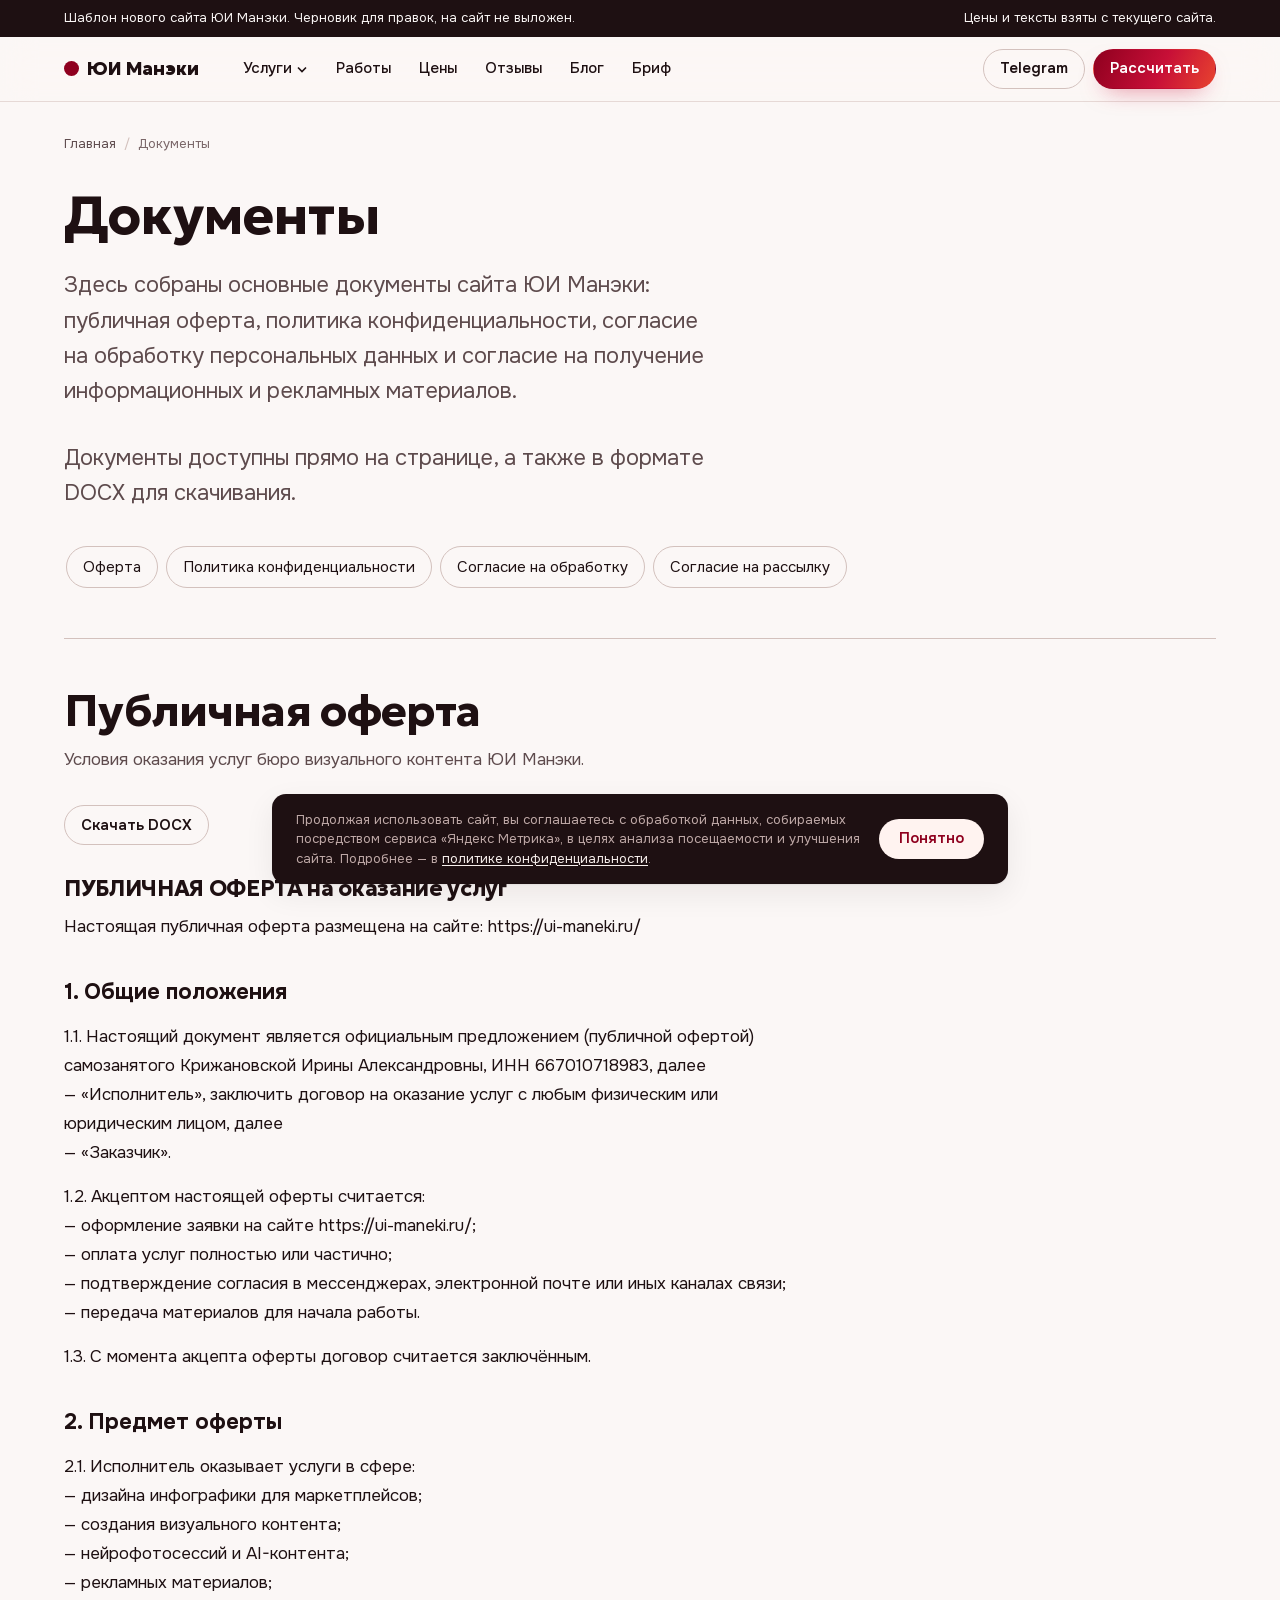
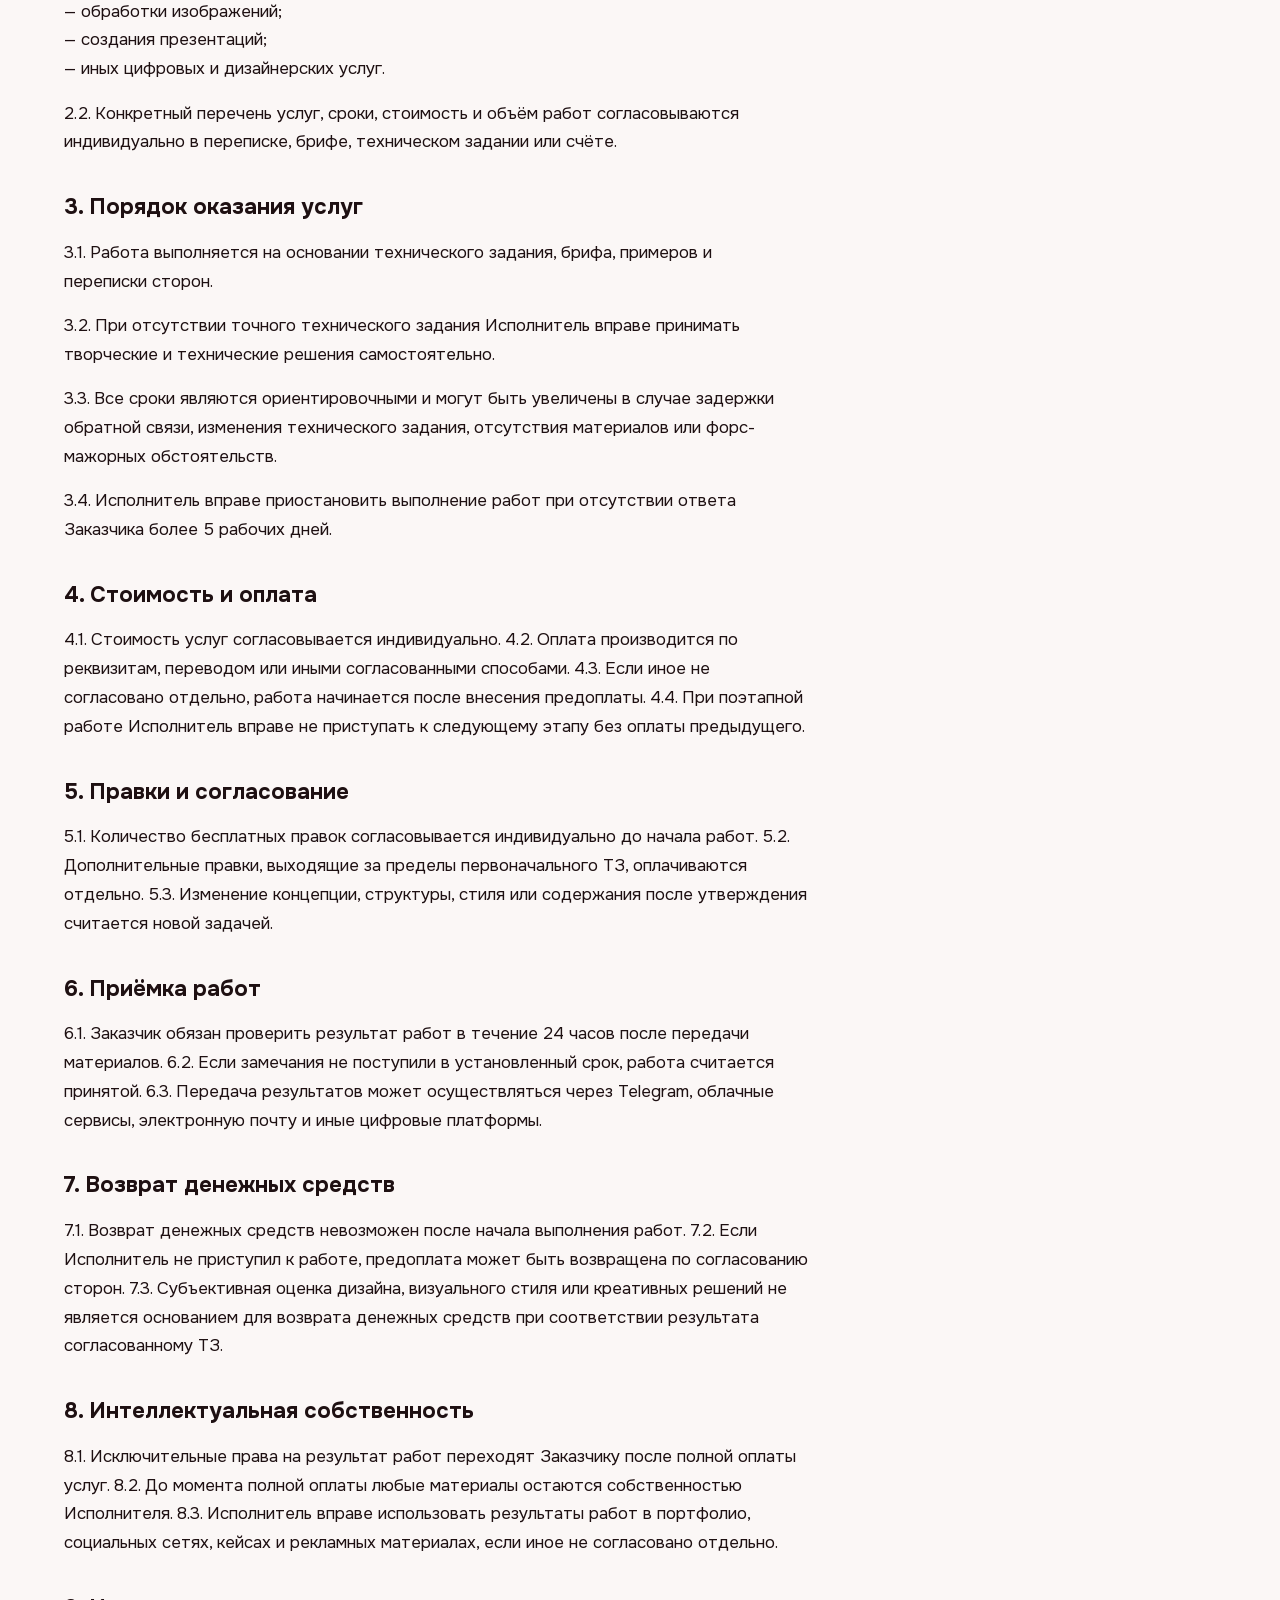
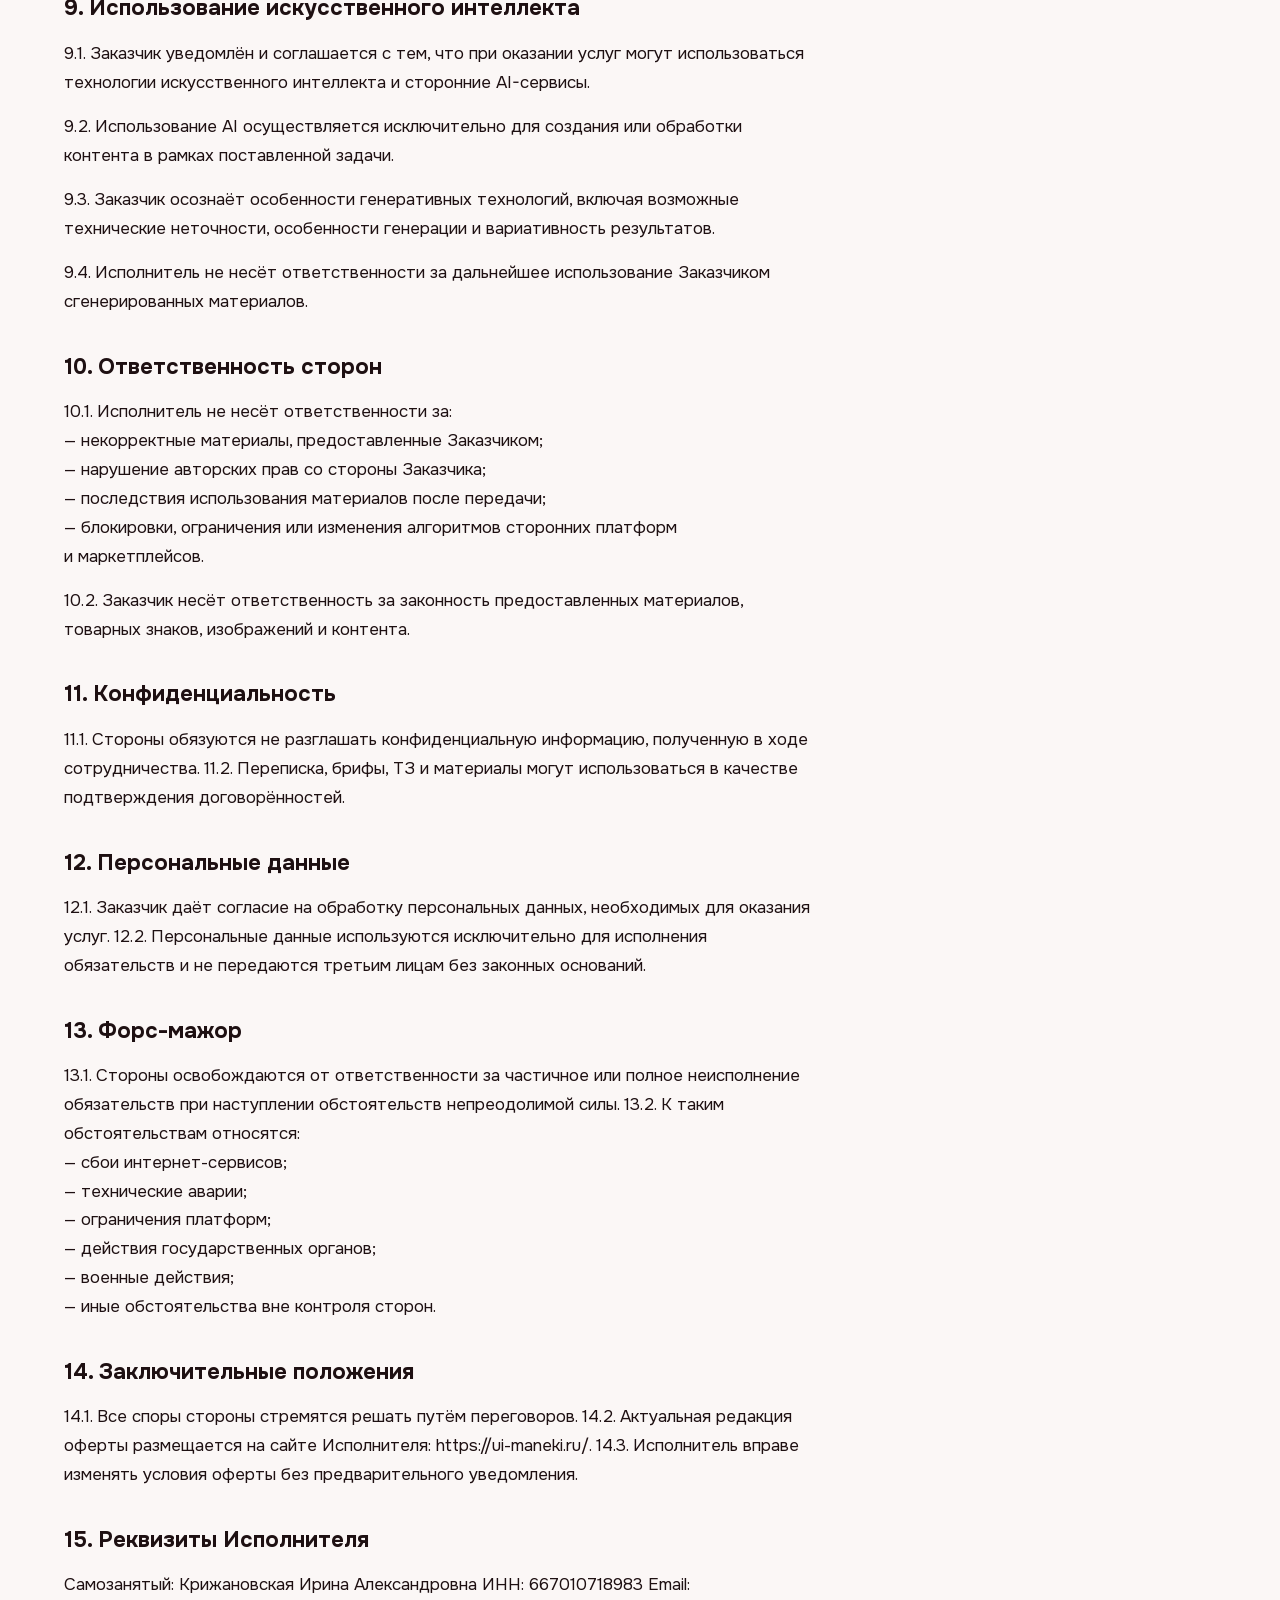
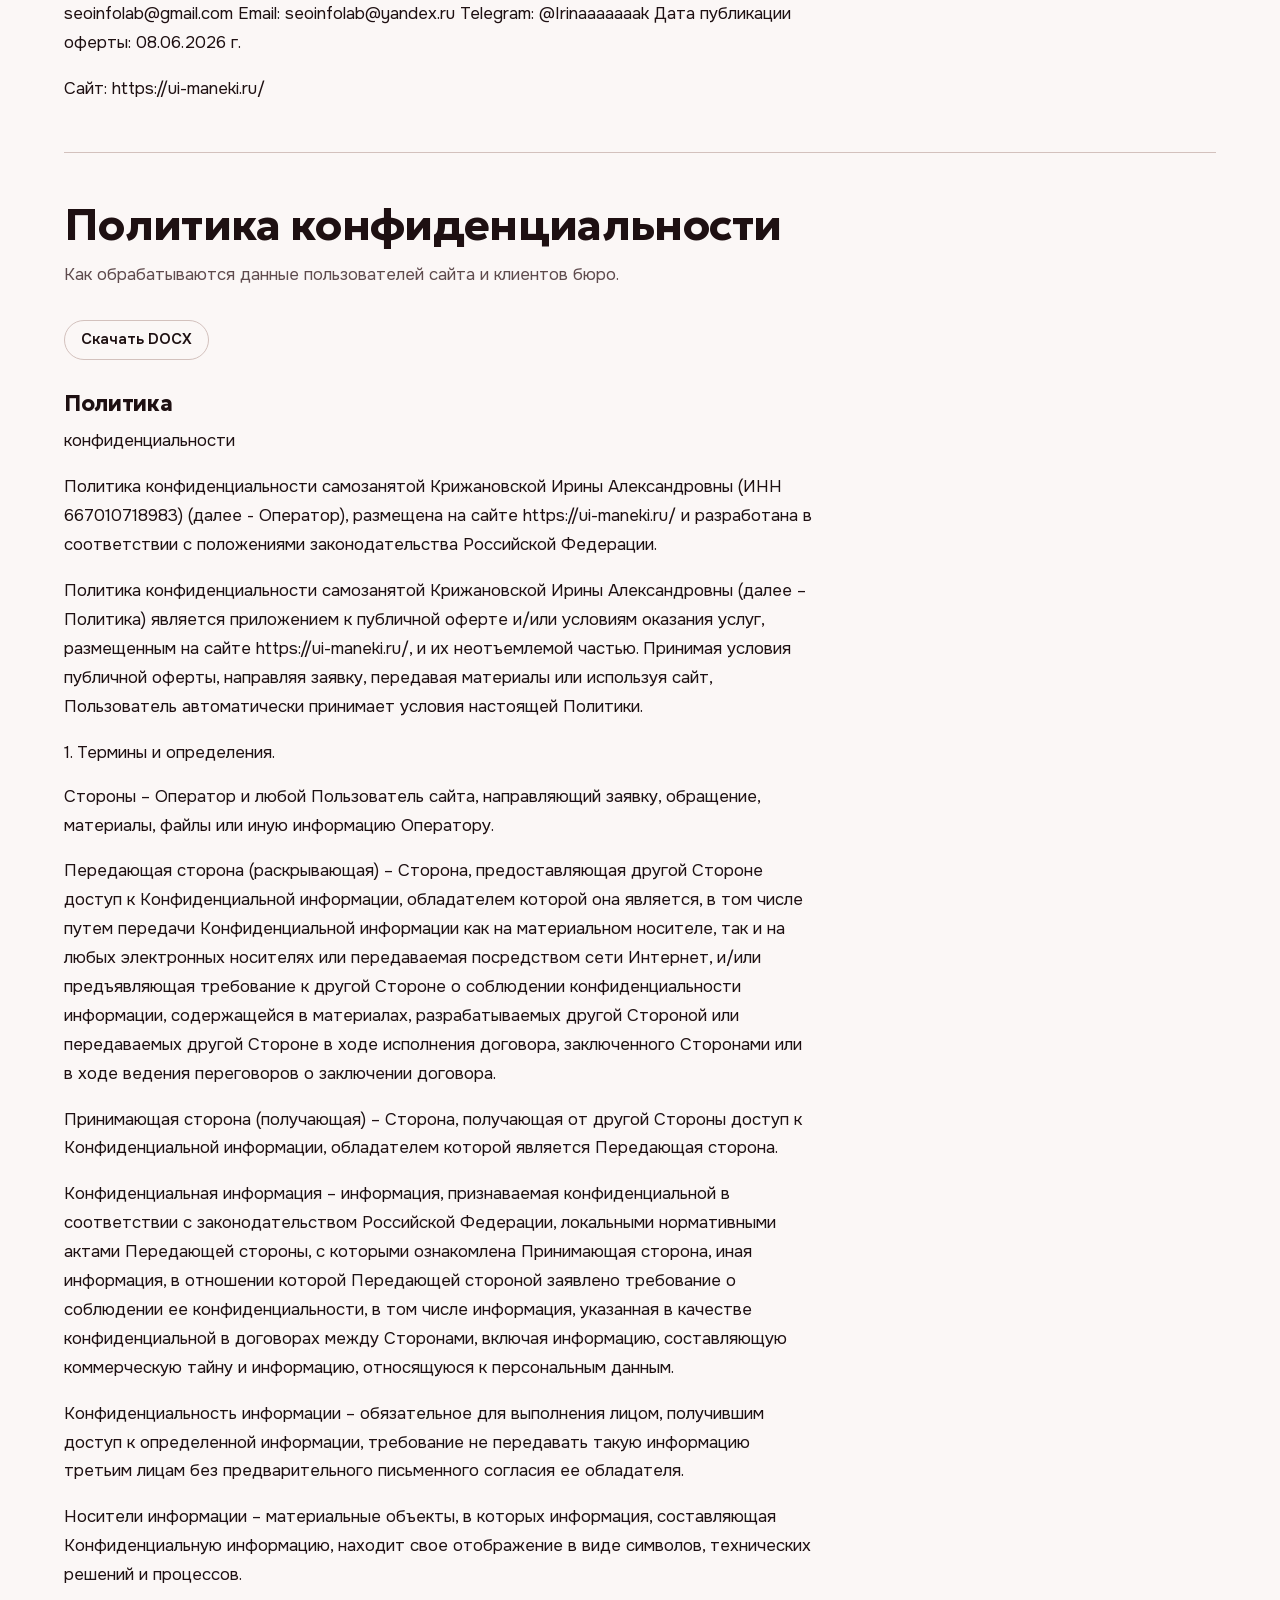
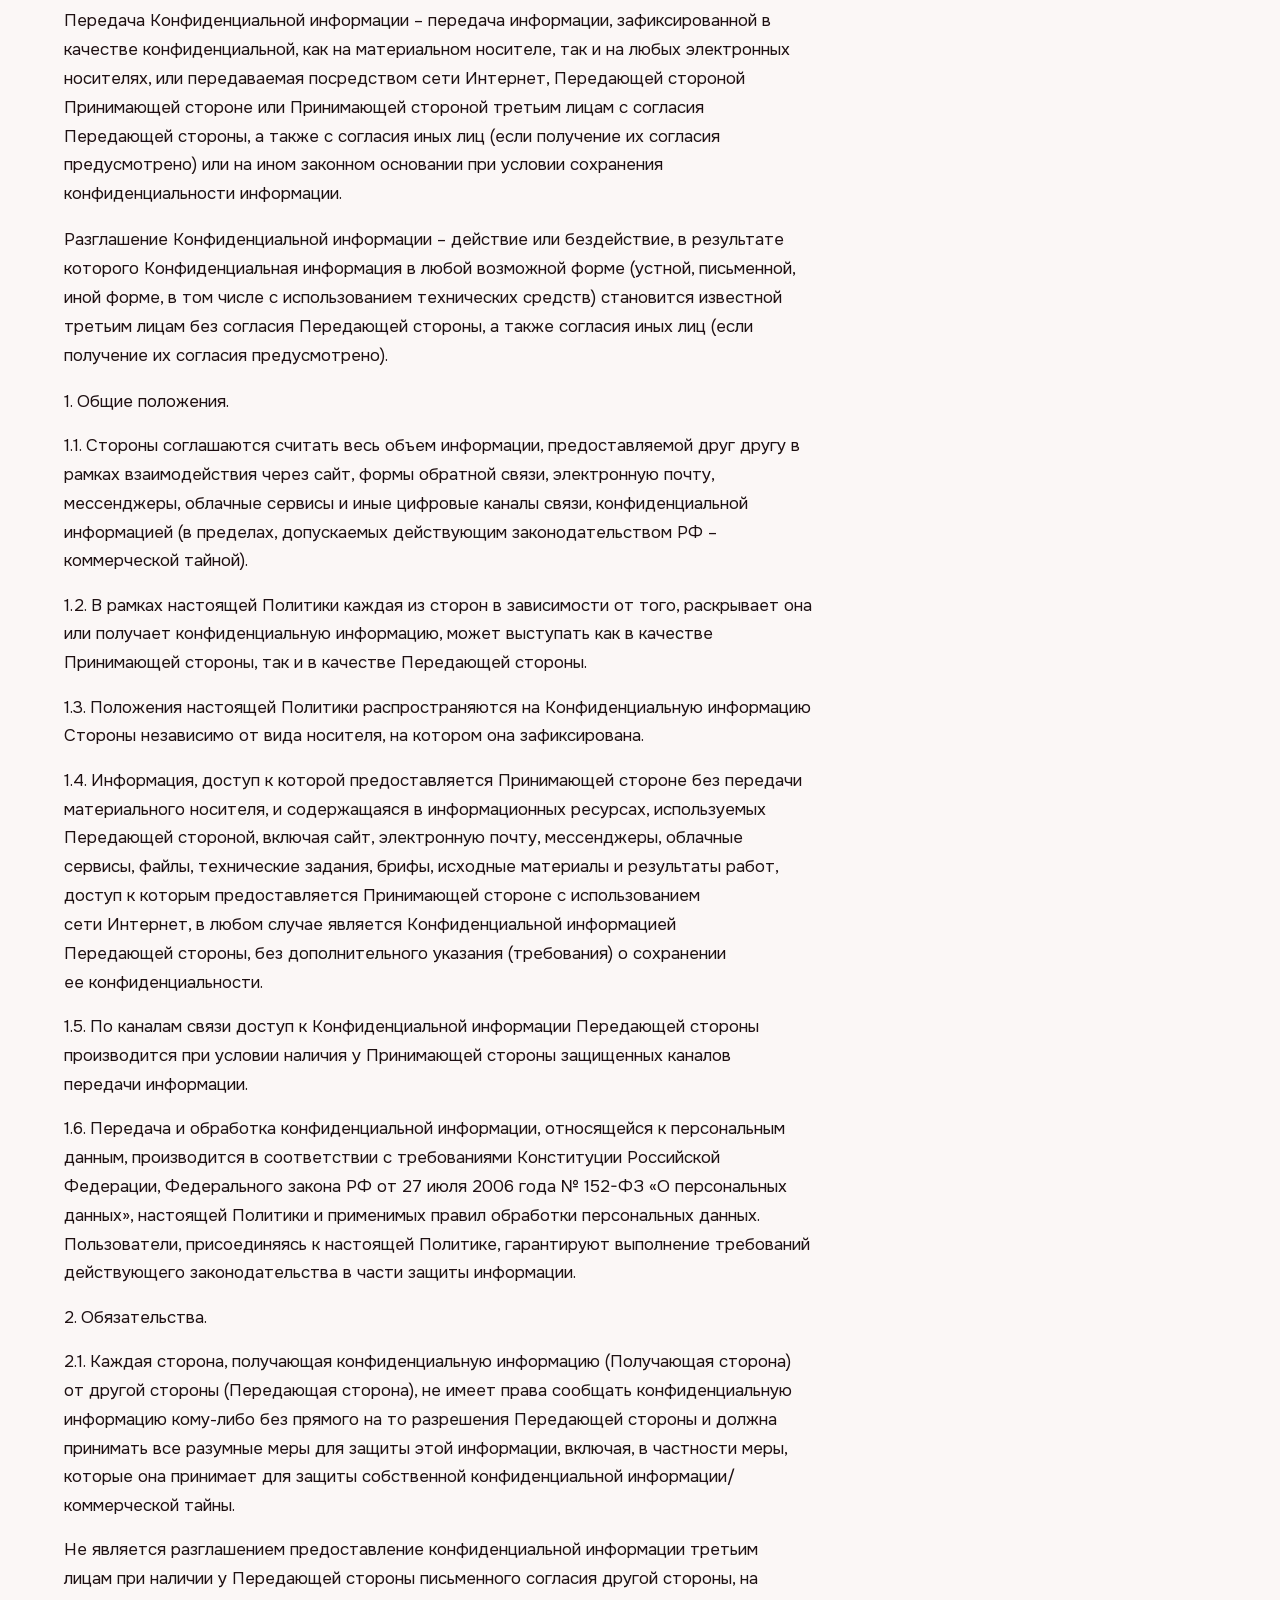
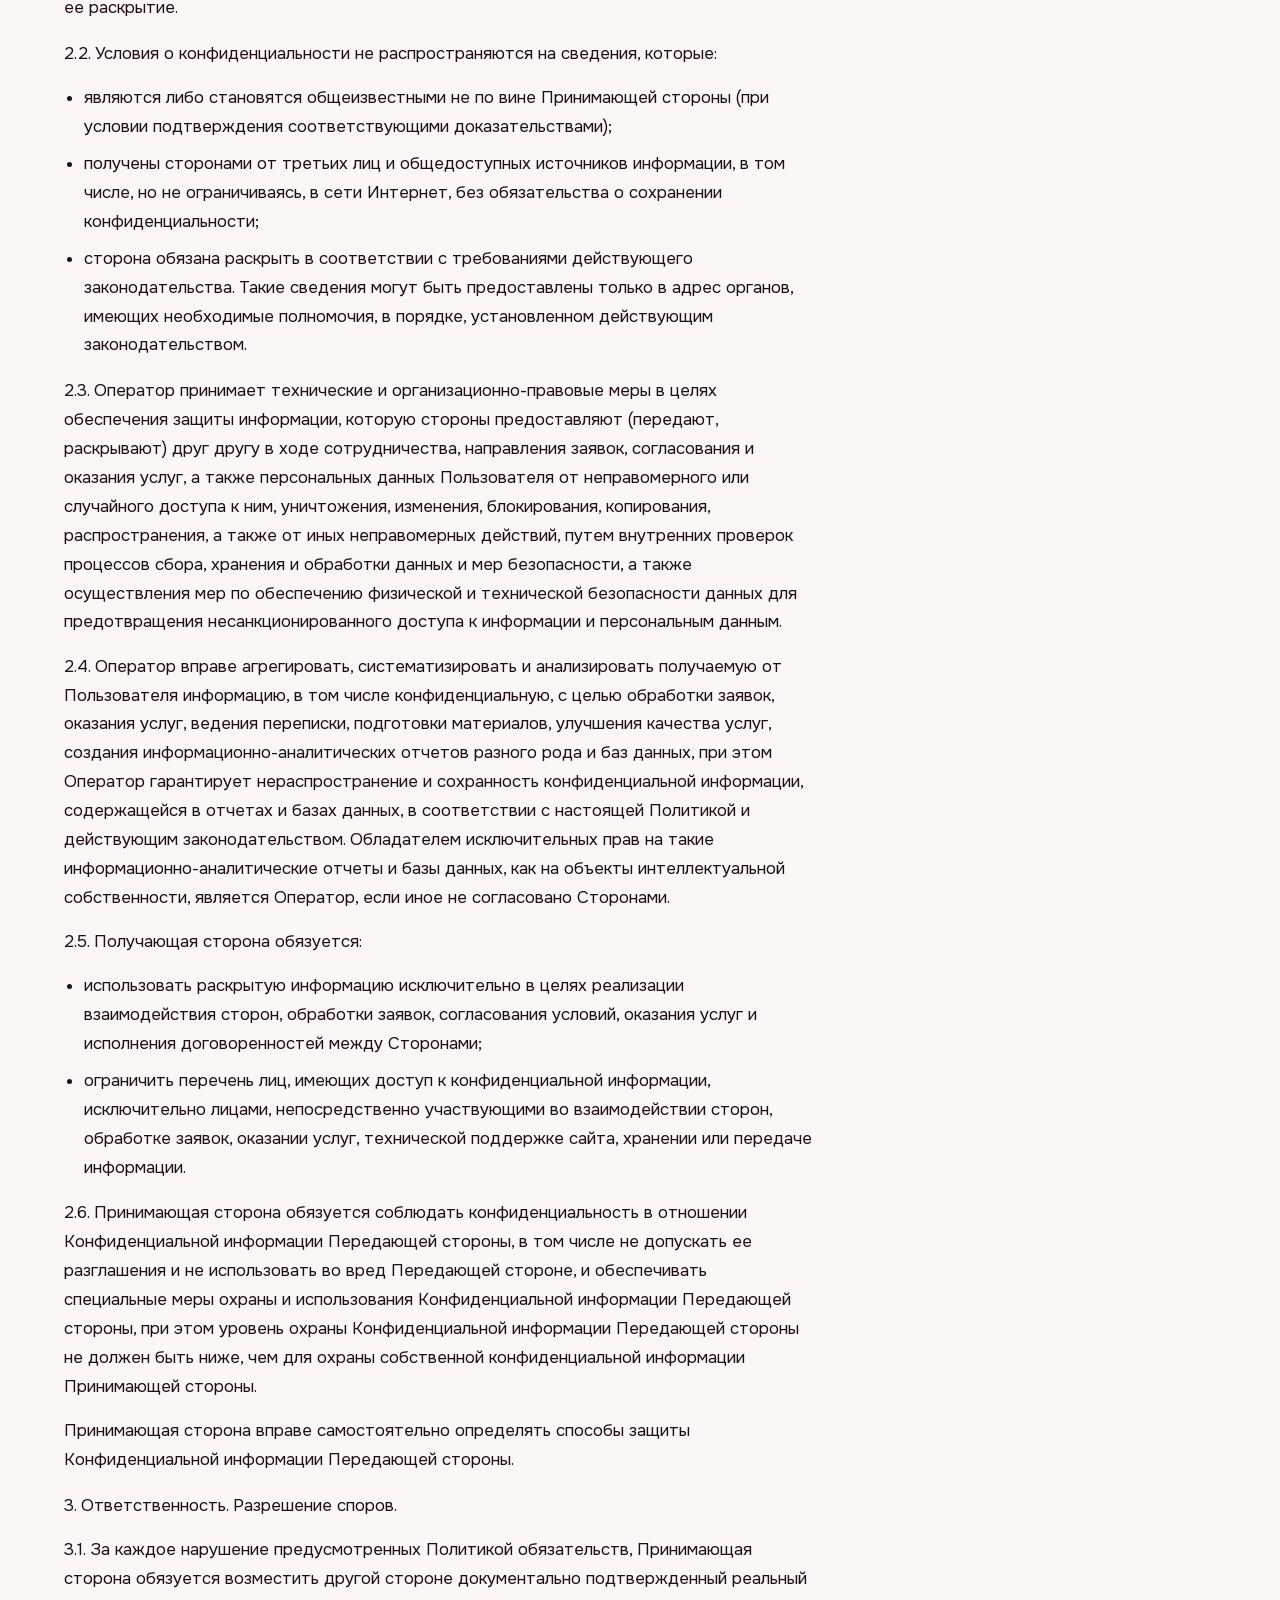
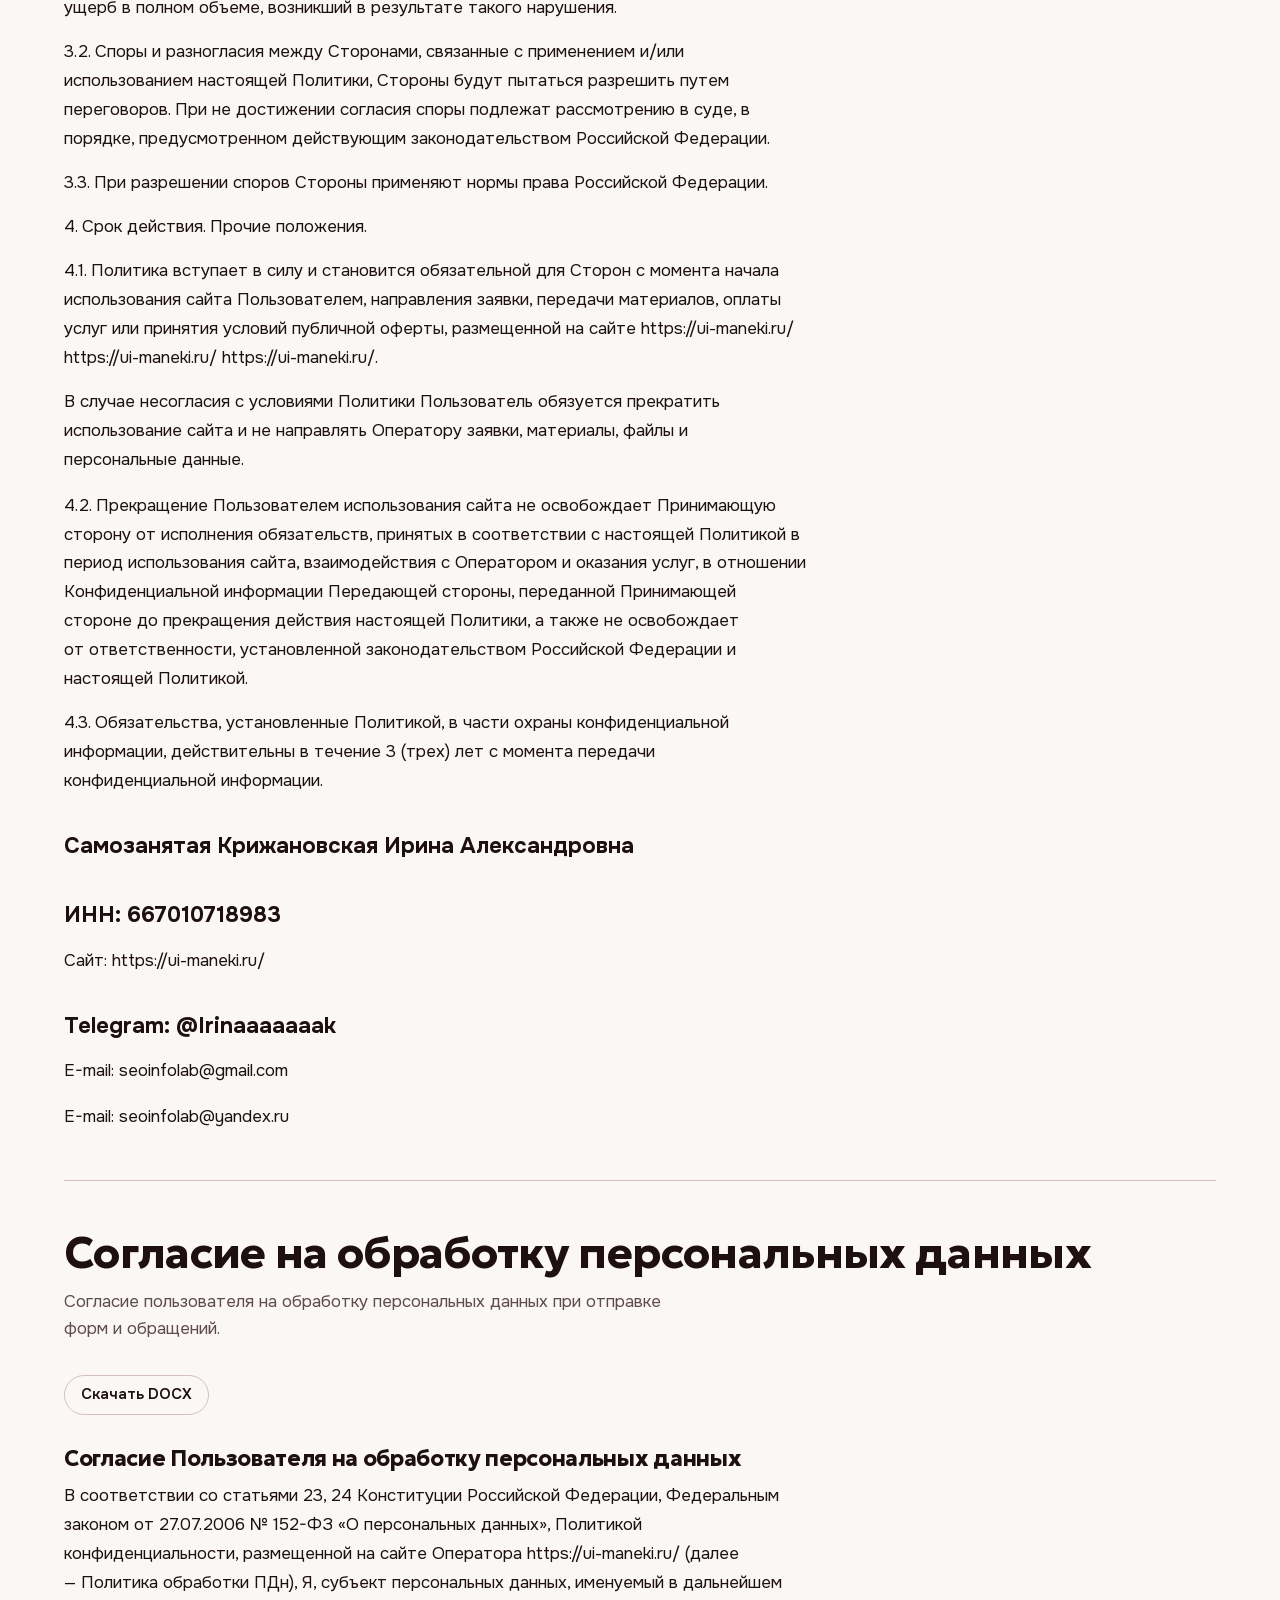
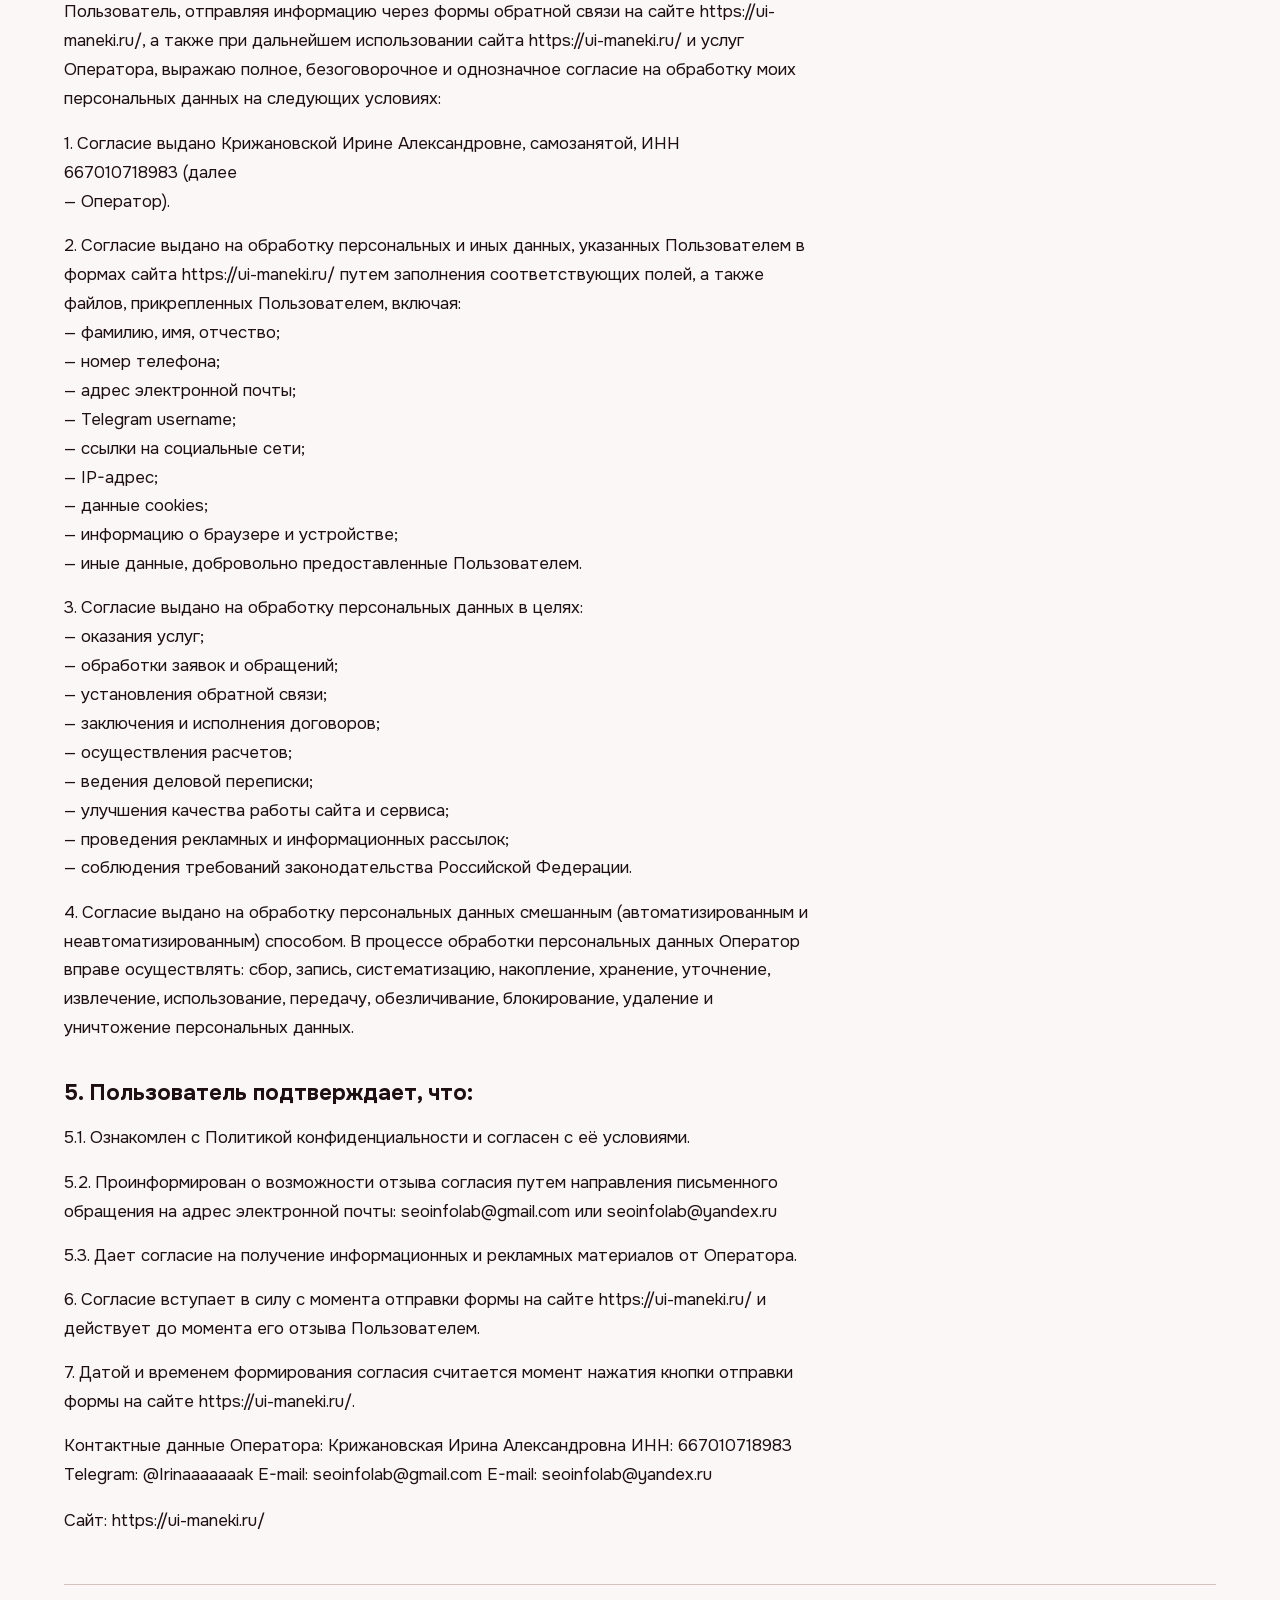
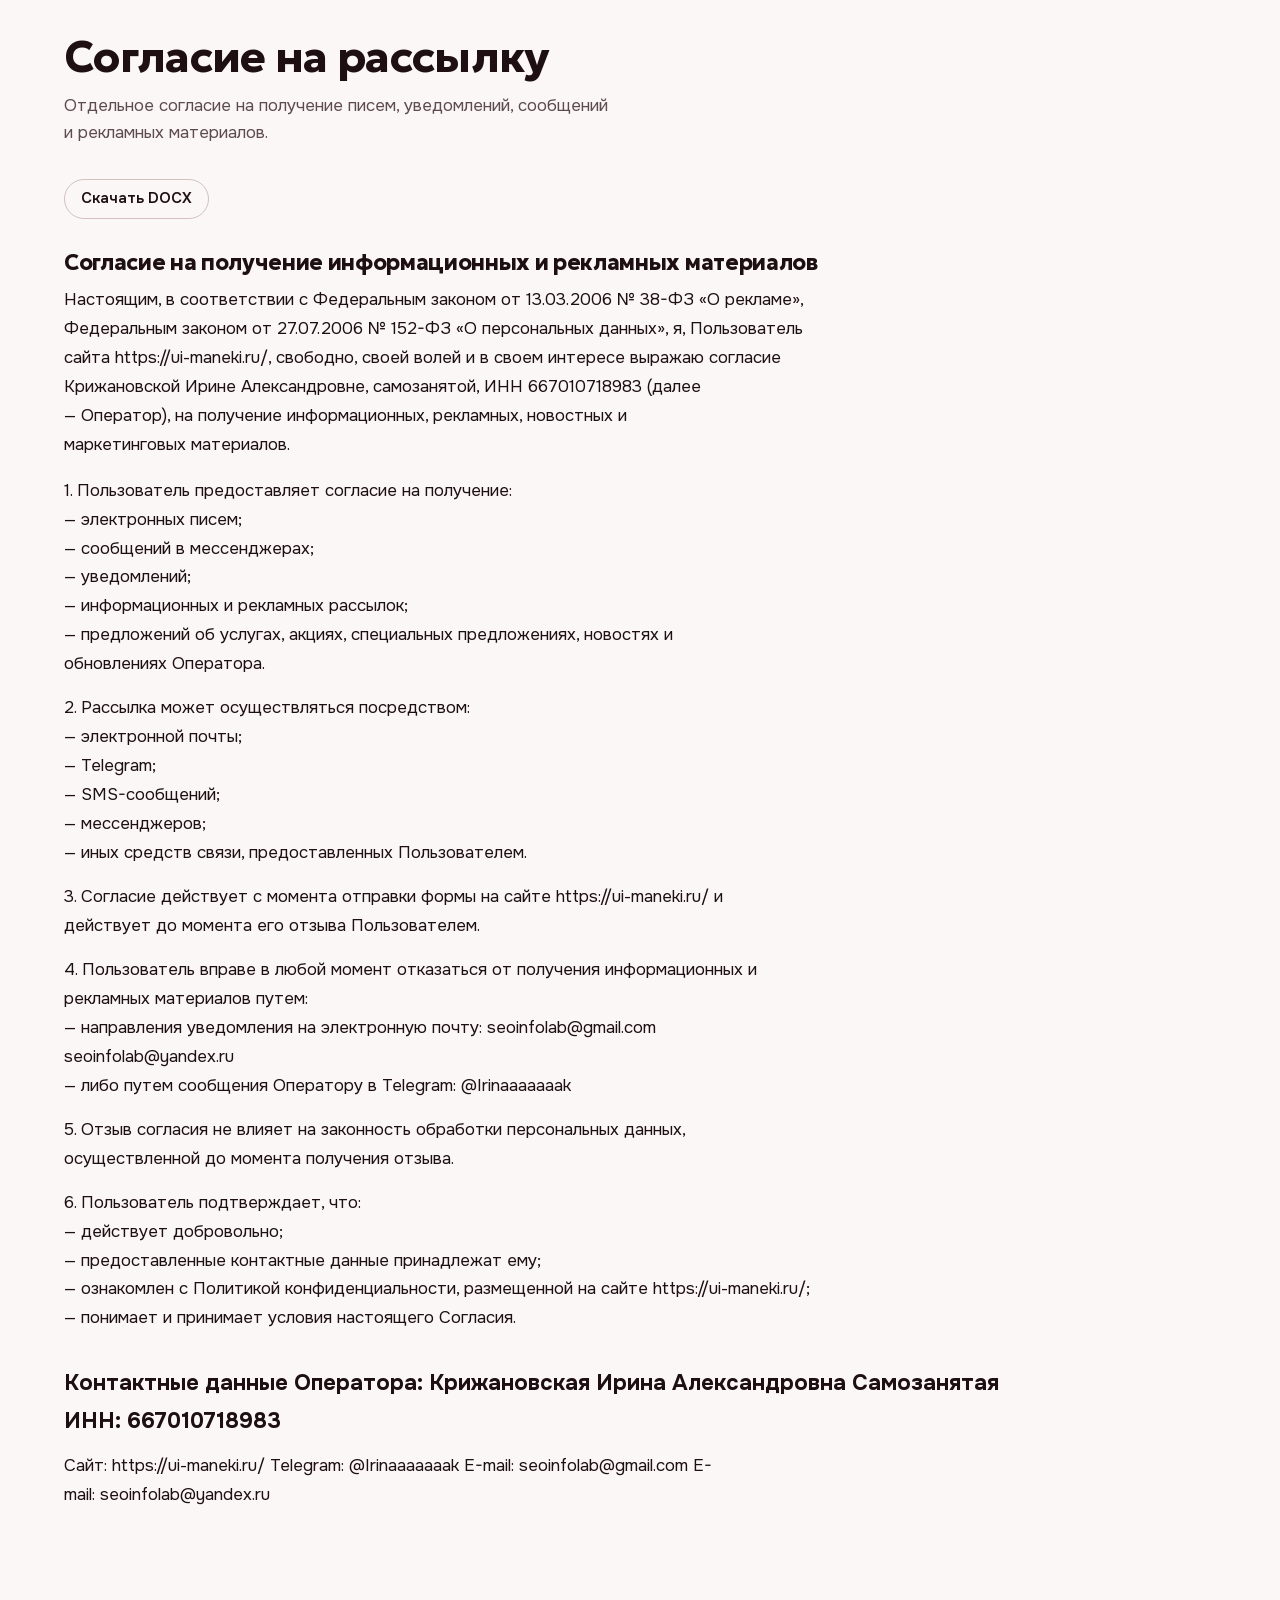
<file: documents.html>
<!doctype html>
<html lang="ru">
<head>
<meta charset="utf-8">
<meta name="viewport" content="width=device-width, initial-scale=1, viewport-fit=cover">
<meta name="color-scheme" content="light">
<title>Документы ЮИ Манэки | Оферта, политика, согласия</title>
<meta content="Документы сайта ЮИ Манэки: публичная оферта, политика конфиденциальности, согласие на обработку персональных данных и согласие на рассылку." name="description"/>
<meta name="robots" content="noindex, nofollow">
<meta content="#090909" name="theme-color">
<meta content="#090909" name="msapplication-TileColor"/>
<meta content="/browserconfig.xml" name="msapplication-config"/>
<meta content="telephone=no" name="format-detection"/>
<meta content="Бюро визуального контента ЮИ Манэки" name="author"/>
<meta content="ru_RU" property="og:locale"/>
<meta content="website" property="og:type"/>
<meta content="ЮИ Манэки" property="og:site_name"/>
<meta content="Документы бюро ЮИ Манэки | Политика и оферта" property="og:title"/>
<meta content="Правовая информация сайта ЮИ Манэки: публичная оферта, политика обработки персональных данных и согласие на обработку персональных данных." property="og:description"/>
<meta content="https://ui-maneki.ru/documents.html" property="og:url"/>
<meta content="https://ui-maneki.ru/zakazat-neirofoto-neirovideo-i-neirokontent-yui-maneki.webp" property="og:image"/>
<meta content="image/webp" property="og:image:type"/>
<meta content="1600" property="og:image:width"/>
<meta content="800" property="og:image:height"/>
<meta content="Документы бюро ЮИ Манэки | Политика и оферта" property="og:image:alt"/>
<meta content="summary_large_image" name="twitter:card"/>
<meta content="Документы бюро ЮИ Манэки | Политика и оферта" name="twitter:title"/>
<meta content="Правовая информация сайта ЮИ Манэки: публичная оферта, политика обработки персональных данных и согласие на обработку персональных данных." name="twitter:description"/>
<meta content="https://ui-maneki.ru/zakazat-neirofoto-neirovideo-i-neirokontent-yui-maneki.webp" name="twitter:image"/>
<link href="https://ui-maneki.ru/documents.html" rel="canonical"/>
<link href="https://ui-maneki.ru/documents.html" hreflang="ru-RU" rel="alternate"/>
<link href="https://ui-maneki.ru/documents.html" hreflang="x-default" rel="alternate"/>
<link href="/favicon.ico" rel="icon" sizes="any"/>
<link href="/favicon.ico" rel="shortcut icon"/>
<link href="/favicon-16x16.png" rel="icon" sizes="16x16" type="image/png"/>
<link href="/favicon-32x32.png" rel="icon" sizes="32x32" type="image/png"/>
<link href="/favicon-48x48.png" rel="icon" sizes="48x48" type="image/png"/>
<link href="/apple-touch-icon.png" rel="apple-touch-icon" sizes="180x180"/>
<link href="/site.webmanifest" rel="manifest"/>
<script type="application/ld+json">{"@context": "https://schema.org", "@type": "WebPage", "@id": "https://ui-maneki.ru/documents.html#webpage", "name": "ЮИ Манэки", "url": "https://ui-maneki.ru/documents.html", "description": "Бюро визуального контента ЮИ Манэки: нейрофото, нейровидео, нейроконтент и инфографика для брендов и маркетплейсов.", "inLanguage": "ru", "isPartOf": {"@id": "https://ui-maneki.ru/#website"}, "about": {"@id": "https://ui-maneki.ru/#organization"}, "primaryImageOfPage": "https://ui-maneki.ru/zakazat-neirofoto-neirovideo-i-neirokontent-yui-maneki.webp"}</script>
<script type="application/ld+json">{"@context": "https://schema.org", "@type": "WebSite", "@id": "https://ui-maneki.ru/#website", "url": "https://ui-maneki.ru/", "name": "ЮИ Манэки", "inLanguage": "ru", "publisher": {"@id": "https://ui-maneki.ru/#organization"}, "description": "Бюро визуального контента ЮИ Манэки: нейрофото, нейровидео, нейроконтент и инфографика для брендов, товаров, маркетплейсов и соцсетей. Екатеринбург, работаем по всей России."}</script>
<script type="application/ld+json">{"@context": "https://schema.org", "@type": ["Organization", "ProfessionalService"], "priceRange": "₽₽", "taxID": "667010718983", "vatID": "667010718983", "@id": "https://ui-maneki.ru/#organization", "name": "Бюро визуального контента ЮИ Манэки", "alternateName": ["ЮИ Манэки", "Юи Манэки", "UI Maneki"], "url": "https://ui-maneki.ru/", "brand": "ЮИ Манэки", "logo": "https://ui-maneki.ru/apple-touch-icon.png", "image": "https://ui-maneki.ru/neirofoto-neirovideo-dlya-brendov-i-marketpleisov-yui-maneki-hero.webp", "description": "ЮИ Манэки создаёт нейрофото, нейровидео, нейроконтент и инфографику для брендов, маркетплейсов и соцсетей. Бюро находится в Екатеринбурге и работает с проектами по всей России.", "telephone": "+79126482826", "email": "seoinfolab@gmail.com", "address": {"@type": "PostalAddress", "addressLocality": "Екатеринбург", "addressRegion": "Свердловская область", "addressCountry": "RU"}, "geo": {"@type": "GeoCoordinates", "latitude": 56.8519, "longitude": 60.6122}, "areaServed": [{"@type": "Country", "name": "Россия"}, {"@type": "City", "name": "Екатеринбург"}], "contactPoint": [{"@type": "ContactPoint", "contactType": "customer support", "telephone": "+79126482826", "email": "seoinfolab@gmail.com", "areaServed": "RU", "availableLanguage": ["ru"]}], "sameAs": ["https://t.me/Irinaaaaaaak", "https://t.me/seolabmp", "https://vk.com/uimaneki", "https://ru.pinterest.com/neurocontentstudio/", "https://www.avito.ru/brands/5de7ce368de156627c8827f77917a1fe", "https://yandex.ru/profile/78532066268"], "knowsAbout": ["Нейрофото", "Нейрофото цена", "Нейрофото для товара", "Нейрофото для маркетплейсов", "Нейрофото для Ozon", "Нейрофото для Wildberries", "Нейровидео", "Нейровидео цена", "Рекламное нейровидео", "Нейроконтент", "Инфографика для маркетплейсов", "Инфографика для карточки товара", "Дизайн карточек товара", "Визуальный контент для брендов", "Визуальный контент для маркетплейсов", "Контент для соцсетей"]}</script>
<script type="application/ld+json">{"@context": "https://schema.org", "@type": "CollectionPage", "@id": "https://ui-maneki.ru/documents.html#collection", "name": "Документы бюро ЮИ Манэки", "url": "https://ui-maneki.ru/documents.html", "description": "Правовая информация сайта ЮИ Манэки: публичная оферта, политика обработки персональных данных и согласие на обработку персональных данных.", "isPartOf": {"@id": "https://ui-maneki.ru/#website"}}</script>
<script type="application/ld+json">{"@context": "https://schema.org", "@type": "BreadcrumbList", "itemListElement": [{"@type": "ListItem", "position": 1, "name": "Главная", "item": "https://ui-maneki.ru/"}, {"@type": "ListItem", "position": 2, "name": "Документы", "item": "https://ui-maneki.ru/documents.html"}]}</script>
</meta>
<link rel="preload" href="fonts/geologica-cyrillic.woff2" as="font" type="font/woff2" crossorigin>
<link rel="preload" href="fonts/onest-cyrillic.woff2" as="font" type="font/woff2" crossorigin>
<link rel="stylesheet" href="css/site.css">
</head>
<body>
<a class="skip" href="#main">К содержанию</a>
<div class="tpl-note"><div class="wrap"><span>Шаблон нового сайта ЮИ Манэки. Черновик для правок, на сайт не выложен.</span><span>Цены и тексты взяты с текущего сайта.</span></div></div>
<header class="hdr">
<div class="wrap hdr__in">
<a class="logo" href="index.html"><span class="logo__dot" aria-hidden="true"></span>ЮИ&nbsp;Манэки</a>
<nav class="nav" aria-label="Основное меню">
<button class="nav__trigger" type="button" aria-expanded="false" aria-controls="svc-panel">Услуги<svg viewBox="0 0 12 12" aria-hidden="true"><path d="M2 4.5 6 8.5l4-4" fill="none" stroke="currentColor" stroke-width="1.6"/></svg></button>
<a class="nav__link" href="cases.html">Работы</a><a class="nav__link" href="tariffs.html">Цены</a><a class="nav__link" href="index.html#reviews">Отзывы</a><a class="nav__link" href="blog/index.html">Блог</a><a class="nav__link" href="brief.html">Бриф</a>
</nav>
<div class="hdr__act">
<a class="btn btn--ghost btn--sm hdr__tg" href="https://t.me/Irinaaaaaaak?text=%D0%97%D0%B4%D1%80%D0%B0%D0%B2%D1%81%D1%82%D0%B2%D1%83%D0%B9%D1%82%D0%B5%21%20%D0%A5%D0%BE%D1%87%D1%83%20%D0%BE%D0%B1%D1%81%D1%83%D0%B4%D0%B8%D1%82%D1%8C%20%D0%B2%D0%B8%D0%B7%D1%83%D0%B0%D0%BB%20%D0%B4%D0%BB%D1%8F%20%D0%B1%D1%80%D0%B5%D0%BD%D0%B4%D0%B0." target="_blank" rel="noopener">Telegram</a>
<a class="btn btn--fill btn--sm hdr__calc" href="tariffs.html#calc">Рассчитать</a>
<button class="hdr__menu" type="button" aria-expanded="false" aria-controls="sheet" aria-label="Открыть меню"><svg viewBox="0 0 20 20" aria-hidden="true"><path d="M3 6h14M3 10h14M3 14h14" fill="none" stroke="currentColor" stroke-width="1.6"/></svg></button>
</div>
</div>
<div class="svc-panel" id="svc-panel" hidden>
<div class="svc-panel__grid">
<div><p class="svc-panel__h">Услуги бюро</p><ul class="mm-list"><li><a class="mm-item" href="neirofoto-dlya-marketpleisov.html"><span class="mm-item__img"><img src="assets/cases/neirofoto/neirofoto-13.webp" srcset="assets/cases/neirofoto/neirofoto-13-w200.webp 200w, assets/cases/neirofoto/neirofoto-13.webp 1529w" sizes="56px" alt="Нейрофотосессия для личного бренда — кадр 13" width="1529" height="2048" decoding="async" loading="lazy"></span><b>ИИ‑фото товара</b><small>Товар в сцене или на ИИ‑модели</small><span class="mm-item__price">от 500 ₽ за кадр</span></a></li><li><a class="mm-item" href="infografika-dlya-marketpleisov.html"><span class="mm-item__img"><img src="keisy-infografiki-dlya-marketpleisov-560.webp" srcset="keisy-infografiki-dlya-marketpleisov-560-w200.webp 200w, keisy-infografiki-dlya-marketpleisov-560.webp 560w" sizes="56px" alt="" width="560" height="700" decoding="async" loading="lazy"></span><b>Инфографика</b><small>Обложка и слайды для WB и Ozon</small><span class="mm-item__price">от 550 ₽ за слайд</span></a></li><li><a class="mm-item" href="neirovideo-dlya-brenda.html"><span class="mm-item__img"><img src="assets/posters/neirovideo-05.webp" srcset="assets/posters/neirovideo-05-w200.webp 200w, assets/posters/neirovideo-05.webp 800w" sizes="56px" alt="" width="800" height="1072" decoding="async" loading="lazy"></span><b>Нейровидео</b><small>Оживление обложки и ролики</small><span class="mm-item__price">от 1 200 ₽ оживление кадра</span></a></li><li><a class="mm-item" href="neirofoto-dlya-lyudey.html"><span class="mm-item__img"><img src="assets/cases/neirofoto/neirofoto-06.webp" srcset="assets/cases/neirofoto/neirofoto-06-w200.webp 200w, assets/cases/neirofoto/neirofoto-06.webp 1143w" sizes="56px" alt="Нейрофотосессия для личного бренда — кадр 6" width="1143" height="2048" decoding="async" loading="lazy"></span><b>ИИ‑фотосессия</b><small>Портреты по вашим фотографиям</small><span class="mm-item__price">от 400 ₽ за кадр</span></a></li><li><a class="mm-item" href="neirokontent-dlya-brendov.html"><span class="mm-item__img"><img src="assets/cases/neirokontent/neirokontent-06.webp" srcset="assets/cases/neirokontent/neirokontent-06-w200.webp 200w, assets/cases/neirokontent/neirokontent-06.webp 781w" sizes="56px" alt="Нейроконтент: имиджевый визуал для бренда — кадр 6" width="781" height="1400" decoding="async" loading="lazy"></span><b>Нейроконтент</b><small>Фото, видео и слайды в одном стиле</small><span class="mm-item__price">от 500 ₽ пакеты визуала</span></a></li><li><a class="mm-item" href="cases.html"><span class="mm-item__img"><img src="assets/cases/neirokontent/neirokontent-04.webp" srcset="assets/cases/neirokontent/neirokontent-04-w200.webp 200w, assets/cases/neirokontent/neirokontent-04.webp 1045w" sizes="56px" alt="Нейроконтент: имиджевый визуал для бренда — кадр 4" width="1045" height="1400" decoding="async" loading="lazy"></span><b>Все работы</b><small>Фото, ролики и контент бюро</small><span class="mm-item__price">41 работа</span></a></li></ul></div>
<div class="mm-promo"><div class="glows" aria-hidden="true"><span class="glow glow--1"></span><span class="glow glow--3"></span></div>
<p class="mm-promo__t">Посчитайте заказ по прайсу</p>
<ul class="mm-promo__list"><li><span>Фото товара</span><i></i><b>от 500 ₽</b></li><li><span>Фотосессия</span><i></i><b>от 400 ₽</b></li><li><span>Инфографика</span><i></i><b>от 550 ₽</b></li><li><span>Оживление кадра</span><i></i><b>от 1 200 ₽</b></li></ul>
<a class="btn btn--on-field btn--sm" href="tariffs.html#calc">Открыть калькулятор</a></div>
</div>
<div class="svc-panel__foot"><a href="tariffs.html">Полный прайс</a><a href="brief.html">Заполнить бриф</a><a href="https://t.me/Irinaaaaaaak?text=%D0%97%D0%B4%D1%80%D0%B0%D0%B2%D1%81%D1%82%D0%B2%D1%83%D0%B9%D1%82%D0%B5%21%20%D0%A5%D0%BE%D1%87%D1%83%20%D0%BE%D0%B1%D1%81%D1%83%D0%B4%D0%B8%D1%82%D1%8C%20%D0%B2%D0%B8%D0%B7%D1%83%D0%B0%D0%BB%20%D0%B4%D0%BB%D1%8F%20%D0%B1%D1%80%D0%B5%D0%BD%D0%B4%D0%B0." target="_blank" rel="noopener">Написать в Telegram</a><span>Отвечаем в течение рабочего дня</span></div>
</div>
</header>
<div class="nav-scrim" hidden></div>
<div class="sheet" id="sheet" role="dialog" aria-modal="true" aria-label="Меню" hidden>
<div class="sheet__top"><a class="logo" href="index.html"><span class="logo__dot" aria-hidden="true"></span>ЮИ&nbsp;Манэки</a>
<button class="hdr__menu sheet__close" type="button" aria-label="Закрыть меню"><svg viewBox="0 0 20 20" aria-hidden="true"><path d="m5 5 10 10M15 5 5 15" fill="none" stroke="currentColor" stroke-width="1.8"/></svg></button></div>
<p class="sheet__h">Услуги</p>
<ul class="sheet__svc"><li><a href="neirofoto-dlya-marketpleisov.html">ИИ‑фото товара<span>от 500 ₽</span></a></li><li><a href="infografika-dlya-marketpleisov.html">Инфографика<span>от 550 ₽</span></a></li><li><a href="neirovideo-dlya-brenda.html">Нейровидео<span>от 1 200 ₽</span></a></li><li><a href="neirofoto-dlya-lyudey.html">ИИ‑фотосессия<span>от 400 ₽</span></a></li><li><a href="neirokontent-dlya-brendov.html">Нейроконтент<span>от 500 ₽</span></a></li></ul>
<p class="sheet__h">Бюро</p>
<div class="sheet__links"><a href="cases.html">Работы</a><a href="tariffs.html">Цены</a><a href="index.html#reviews">Отзывы</a><a href="blog/index.html">Блог</a><a href="brief.html">Бриф</a><a href="documents.html">Документы</a></div>
<div class="sheet__cta"><a class="btn btn--fill" href="https://t.me/Irinaaaaaaak?text=%D0%97%D0%B4%D1%80%D0%B0%D0%B2%D1%81%D1%82%D0%B2%D1%83%D0%B9%D1%82%D0%B5%21%20%D0%A5%D0%BE%D1%87%D1%83%20%D0%BE%D0%B1%D1%81%D1%83%D0%B4%D0%B8%D1%82%D1%8C%20%D0%B2%D0%B8%D0%B7%D1%83%D0%B0%D0%BB%20%D0%B4%D0%BB%D1%8F%20%D0%B1%D1%80%D0%B5%D0%BD%D0%B4%D0%B0." target="_blank" rel="noopener">Написать в Telegram</a><a class="btn btn--ghost" href="tariffs.html#calc">Рассчитать стоимость</a></div>
<p class="sheet__h">Связь</p>
<p class="sheet__contacts"><span>+7 912 648-28-26</span><span>seoinfolab@gmail.com</span><span>Екатеринбург, работаем по всей России</span></p>
</div>
<main id="main">
<section class="doc"><div class="wrap"><nav aria-label="Хлебные крошки"><ol class="crumbs"><li><a href="index.html">Главная</a></li><li><span aria-current="page">Документы</span></li></ol></nav>
<div class="doc__head"><h1>Документы</h1><p class="doc__lead">Здесь собраны основные документы сайта ЮИ Манэки: публичная оферта, политика конфиденциальности, согласие на обработку персональных данных и согласие на получение информационных и рекламных материалов.</p><p class="doc__lead">Документы доступны прямо на странице, а также в формате DOCX для скачивания.</p></div>
<nav class="docnav" aria-label="Документы"><a href="#doc-offer">Оферта</a><a href="#doc-privacy">Политика конфиденциальности</a><a href="#doc-consent">Согласие на обработку</a><a href="#doc-mailing">Согласие на рассылку</a></nav>
<section class="docsec" id="doc-offer"><h2>Публичная оферта</h2><p class="docsec__sum">Условия оказания услуг бюро визуального контента ЮИ Манэки.</p><p class="docsec__dl"><a class="btn btn--ghost btn--sm" href="docs/publichnaya-oferta.docx" download>Скачать DOCX</a></p><div class="prose">
<h3>ПУБЛИЧНАЯ ОФЕРТА на оказание услуг</h3>
<p>Настоящая публичная оферта размещена на сайте: https://ui-maneki.ru/</p>
<h4>1. Общие положения</h4>
<p class="doc-point">1.1. Настоящий документ является официальным предложением (публичной офертой) самозанятого Крижановской Ирины Александровны, ИНН 667010718983, далее<br>— «Исполнитель», заключить договор на оказание услуг с любым физическим или юридическим лицом, далее<br>— «Заказчик».</p>
<p class="doc-point">1.2. Акцептом настоящей оферты считается:<br>— оформление заявки на сайте https://ui-maneki.ru/;<br>— оплата услуг полностью или частично;<br>— подтверждение согласия в мессенджерах, электронной почте или иных каналах связи;<br>— передача материалов для начала работы.</p>
<p class="doc-point">1.3. С момента акцепта оферты договор считается заключённым.</p>
<h4>2. Предмет оферты</h4>
<p class="doc-point">2.1. Исполнитель оказывает услуги в сфере:<br>— дизайна инфографики для маркетплейсов;<br>— создания визуального контента;<br>— нейрофотосессий и AI-контента;<br>— рекламных материалов;<br>— обработки изображений;<br>— создания презентаций;<br>— иных цифровых и дизайнерских услуг.</p>
<p class="doc-point">2.2. Конкретный перечень услуг, сроки, стоимость и объём работ согласовываются индивидуально в переписке, брифе, техническом задании или счёте.</p>
<h4>3. Порядок оказания услуг</h4>
<p class="doc-point">3.1. Работа выполняется на основании технического задания, брифа, примеров и переписки сторон.</p>
<p class="doc-point">3.2. При отсутствии точного технического задания Исполнитель вправе принимать творческие и технические решения самостоятельно.</p>
<p class="doc-point">3.3. Все сроки являются ориентировочными и могут быть увеличены в случае задержки обратной связи, изменения технического задания, отсутствия материалов или форс-мажорных обстоятельств.</p>
<p class="doc-point">3.4. Исполнитель вправе приостановить выполнение работ при отсутствии ответа Заказчика более 5 рабочих дней.</p>
<h4>4. Стоимость и оплата</h4>
<p class="doc-point">4.1. Стоимость услуг согласовывается индивидуально. 4.2. Оплата производится по реквизитам, переводом или иными согласованными способами. 4.3. Если иное не согласовано отдельно, работа начинается после внесения предоплаты. 4.4. При поэтапной работе Исполнитель вправе не приступать к следующему этапу без оплаты предыдущего.</p>
<h4>5. Правки и согласование</h4>
<p class="doc-point">5.1. Количество бесплатных правок согласовывается индивидуально до начала работ. 5.2. Дополнительные правки, выходящие за пределы первоначального ТЗ, оплачиваются отдельно. 5.3. Изменение концепции, структуры, стиля или содержания после утверждения считается новой задачей.</p>
<h4>6. Приёмка работ</h4>
<p class="doc-point">6.1. Заказчик обязан проверить результат работ в течение 24 часов после передачи материалов. 6.2. Если замечания не поступили в установленный срок, работа считается принятой. 6.3. Передача результатов может осуществляться через Telegram, облачные сервисы, электронную почту и иные цифровые платформы.</p>
<h4>7. Возврат денежных средств</h4>
<p class="doc-point">7.1. Возврат денежных средств невозможен после начала выполнения работ. 7.2. Если Исполнитель не приступил к работе, предоплата может быть возвращена по согласованию сторон. 7.3. Субъективная оценка дизайна, визуального стиля или креативных решений не является основанием для возврата денежных средств при соответствии результата согласованному ТЗ.</p>
<h4>8. Интеллектуальная собственность</h4>
<p class="doc-point">8.1. Исключительные права на результат работ переходят Заказчику после полной оплаты услуг. 8.2. До момента полной оплаты любые материалы остаются собственностью Исполнителя. 8.3. Исполнитель вправе использовать результаты работ в портфолио, социальных сетях, кейсах и рекламных материалах, если иное не согласовано отдельно.</p>
<h4>9. Использование искусственного интеллекта</h4>
<p class="doc-point">9.1. Заказчик уведомлён и соглашается с тем, что при оказании услуг могут использоваться технологии искусственного интеллекта и сторонние AI-сервисы.</p>
<p class="doc-point">9.2. Использование AI осуществляется исключительно для создания или обработки контента в рамках поставленной задачи.</p>
<p class="doc-point">9.3. Заказчик осознаёт особенности генеративных технологий, включая возможные технические неточности, особенности генерации и вариативность результатов.</p>
<p class="doc-point">9.4. Исполнитель не несёт ответственности за дальнейшее использование Заказчиком сгенерированных материалов.</p>
<h4>10. Ответственность сторон</h4>
<p class="doc-point">10.1. Исполнитель не несёт ответственности за:<br>— некорректные материалы, предоставленные Заказчиком;<br>— нарушение авторских прав со стороны Заказчика;<br>— последствия использования материалов после передачи;<br>— блокировки, ограничения или изменения алгоритмов сторонних платформ и маркетплейсов.</p>
<p class="doc-point">10.2. Заказчик несёт ответственность за законность предоставленных материалов, товарных знаков, изображений и контента.</p>
<h4>11. Конфиденциальность</h4>
<p class="doc-point">11.1. Стороны обязуются не разглашать конфиденциальную информацию, полученную в ходе сотрудничества. 11.2. Переписка, брифы, ТЗ и материалы могут использоваться в качестве подтверждения договорённостей.</p>
<h4>12. Персональные данные</h4>
<p class="doc-point">12.1. Заказчик даёт согласие на обработку персональных данных, необходимых для оказания услуг. 12.2. Персональные данные используются исключительно для исполнения обязательств и не передаются третьим лицам без законных оснований.</p>
<h4>13. Форс-мажор</h4>
<p class="doc-point">13.1. Стороны освобождаются от ответственности за частичное или полное неисполнение обязательств при наступлении обстоятельств непреодолимой силы. 13.2. К таким обстоятельствам относятся:<br>— сбои интернет-сервисов;<br>— технические аварии;<br>— ограничения платформ;<br>— действия государственных органов;<br>— военные действия;<br>— иные обстоятельства вне контроля сторон.</p>
<h4>14. Заключительные положения</h4>
<p class="doc-point">14.1. Все споры стороны стремятся решать путём переговоров. 14.2. Актуальная редакция оферты размещается на сайте Исполнителя: https://ui-maneki.ru/. 14.3. Исполнитель вправе изменять условия оферты без предварительного уведомления.</p>
<h4>15. Реквизиты Исполнителя</h4>
<p>Самозанятый: Крижановская Ирина Александровна ИНН: 667010718983 Email: seoinfolab@gmail.com Email: seoinfolab@yandex.ru Telegram: @Irinaaaaaaak Дата публикации оферты: 08.06.2026 г.</p>
<p>Сайт: https://ui-maneki.ru/</p>
</div></section><section class="docsec" id="doc-privacy"><h2>Политика конфиденциальности</h2><p class="docsec__sum">Как обрабатываются данные пользователей сайта и клиентов бюро.</p><p class="docsec__dl"><a class="btn btn--ghost btn--sm" href="docs/politika-konfidencialnosti.docx" download>Скачать DOCX</a></p><div class="prose">
<h3>Политика</h3>
<p>конфиденциальности</p>
<p>Политика конфиденциальности самозанятой Крижановской Ирины Александровны (ИНН 667010718983) (далее - Оператор), размещена на сайте https://ui-maneki.ru/ и разработана в соответствии с положениями законодательства Российской Федерации.</p>
<p>Политика конфиденциальности самозанятой Крижановской Ирины Александровны (далее – Политика) является приложением к публичной оферте и/или условиям оказания услуг, размещенным на сайте https://ui-maneki.ru/, и их неотъемлемой частью. Принимая условия публичной оферты, направляя заявку, передавая материалы или используя сайт, Пользователь автоматически принимает условия настоящей Политики.</p>
<p class="doc-point">1. Термины и определения.</p>
<p>Стороны – Оператор и любой Пользователь сайта, направляющий заявку, обращение, материалы, файлы или иную информацию Оператору.</p>
<p>Передающая сторона (раскрывающая) – Сторона, предоставляющая другой Стороне доступ к Конфиденциальной информации, обладателем которой она является, в том числе путем передачи Конфиденциальной информации как на материальном носителе, так и на любых электронных носителях или передаваемая посредством сети Интернет, и/или предъявляющая требование к другой Стороне о соблюдении конфиденциальности информации, содержащейся в материалах, разрабатываемых другой Стороной или передаваемых другой Стороне в ходе исполнения договора, заключенного Сторонами или в ходе ведения переговоров о заключении договора.</p>
<p>Принимающая сторона (получающая) – Сторона, получающая от другой Стороны доступ к Конфиденциальной информации, обладателем которой является Передающая сторона.</p>
<p>Конфиденциальная информация – информация, признаваемая конфиденциальной в соответствии с законодательством Российской Федерации, локальными нормативными актами Передающей стороны, с которыми ознакомлена Принимающая сторона, иная информация, в отношении которой Передающей стороной заявлено требование о соблюдении ее конфиденциальности, в том числе информация, указанная в качестве конфиденциальной в договорах между Сторонами, включая информацию, составляющую коммерческую тайну и информацию, относящуюся к персональным данным.</p>
<p>Конфиденциальность информации – обязательное для выполнения лицом, получившим доступ к определенной информации, требование не передавать такую информацию третьим лицам без предварительного письменного согласия ее обладателя.</p>
<p>Носители информации – материальные объекты, в которых информация, составляющая Конфиденциальную информацию, находит свое отображение в виде символов, технических решений и процессов.</p>
<p>Передача Конфиденциальной информации – передача информации, зафиксированной в качестве конфиденциальной, как на материальном носителе, так и на любых электронных носителях, или передаваемая посредством сети Интернет, Передающей стороной Принимающей стороне или Принимающей стороной третьим лицам с согласия Передающей стороны, а также с согласия иных лиц (если получение их согласия предусмотрено) или на ином законном основании при условии сохранения конфиденциальности информации.</p>
<p>Разглашение Конфиденциальной информации – действие или бездействие, в результате которого Конфиденциальная информация в любой возможной форме (устной, письменной, иной форме, в том числе с использованием технических средств) становится известной третьим лицам без согласия Передающей стороны, а также согласия иных лиц (если получение их согласия предусмотрено).</p>
<p class="doc-point">1. Общие положения.</p>
<p class="doc-point">1.1. Стороны соглашаются считать весь объем информации, предоставляемой друг другу в рамках взаимодействия через сайт, формы обратной связи, электронную почту, мессенджеры, облачные сервисы и иные цифровые каналы связи, конфиденциальной информацией (в пределах, допускаемых действующим законодательством РФ – коммерческой тайной).</p>
<p class="doc-point">1.2. В рамках настоящей Политики каждая из сторон в зависимости от того, раскрывает она или получает конфиденциальную информацию, может выступать как в качестве Принимающей стороны, так и в качестве Передающей стороны.</p>
<p class="doc-point">1.3. Положения настоящей Политики распространяются на Конфиденциальную информацию Стороны независимо от вида носителя, на котором она зафиксирована.</p>
<p class="doc-point">1.4. Информация, доступ к которой предоставляется Принимающей стороне без передачи материального носителя, и содержащаяся в информационных ресурсах, используемых Передающей стороной, включая сайт, электронную почту, мессенджеры, облачные сервисы, файлы, технические задания, брифы, исходные материалы и результаты работ, доступ к которым предоставляется Принимающей стороне с использованием сети Интернет, в любом случае является Конфиденциальной информацией Передающей стороны, без дополнительного указания (требования) о сохранении ее конфиденциальности.</p>
<p class="doc-point">1.5. По каналам связи доступ к Конфиденциальной информации Передающей стороны производится при условии наличия у Принимающей стороны защищенных каналов передачи информации.</p>
<p class="doc-point">1.6. Передача и обработка конфиденциальной информации, относящейся к персональным данным, производится в соответствии с требованиями Конституции Российской Федерации, Федерального закона РФ от 27 июля 2006 года № 152-ФЗ «О персональных данных», настоящей Политики и применимых правил обработки персональных данных. Пользователи, присоединяясь к настоящей Политике, гарантируют выполнение требований действующего законодательства в части защиты информации.</p>
<p class="doc-point">2. Обязательства.</p>
<p class="doc-point">2.1. Каждая сторона, получающая конфиденциальную информацию (Получающая сторона) от другой стороны (Передающая сторона), не имеет права сообщать конфиденциальную информацию кому-либо без прямого на то разрешения Передающей стороны и должна принимать все разумные меры для защиты этой информации, включая, в частности меры, которые она принимает для защиты собственной конфиденциальной информации/коммерческой тайны.</p>
<p>Не является разглашением предоставление конфиденциальной информации третьим лицам при наличии у Передающей стороны письменного согласия другой стороны, на ее раскрытие.</p>
<p class="doc-point">2.2. Условия о конфиденциальности не распространяются на сведения, которые:</p>
<ul>
<li>являются либо становятся общеизвестными не по вине Принимающей стороны (при условии подтверждения соответствующими доказательствами);</li>
<li>получены сторонами от третьих лиц и общедоступных источников информации, в том числе, но не ограничиваясь, в сети Интернет, без обязательства о сохранении конфиденциальности;</li>
<li>сторона обязана раскрыть в соответствии с требованиями действующего законодательства. Такие сведения могут быть предоставлены только в адрес органов, имеющих необходимые полномочия, в порядке, установленном действующим законодательством.</li>
</ul>
<p class="doc-point">2.3. Оператор принимает технические и организационно-правовые меры в целях обеспечения защиты информации, которую стороны предоставляют (передают, раскрывают) друг другу в ходе сотрудничества, направления заявок, согласования и оказания услуг, а также персональных данных Пользователя от неправомерного или случайного доступа к ним, уничтожения, изменения, блокирования, копирования, распространения, а также от иных неправомерных действий, путем внутренних проверок процессов сбора, хранения и обработки данных и мер безопасности, а также осуществления мер по обеспечению физической и технической безопасности данных для предотвращения несанкционированного доступа к информации и персональным данным.</p>
<p class="doc-point">2.4. Оператор вправе агрегировать, систематизировать и анализировать получаемую от Пользователя информацию, в том числе конфиденциальную, с целью обработки заявок, оказания услуг, ведения переписки, подготовки материалов, улучшения качества услуг, создания информационно-аналитических отчетов разного рода и баз данных, при этом Оператор гарантирует нераспространение и сохранность конфиденциальной информации, содержащейся в отчетах и базах данных, в соответствии с настоящей Политикой и действующим законодательством. Обладателем исключительных прав на такие информационно-аналитические отчеты и базы данных, как на объекты интеллектуальной собственности, является Оператор, если иное не согласовано Сторонами.</p>
<p class="doc-point">2.5. Получающая сторона обязуется:</p>
<ul>
<li>использовать раскрытую информацию исключительно в целях реализации взаимодействия сторон, обработки заявок, согласования условий, оказания услуг и исполнения договоренностей между Сторонами;</li>
<li>ограничить перечень лиц, имеющих доступ к конфиденциальной информации, исключительно лицами, непосредственно участвующими во взаимодействии сторон, обработке заявок, оказании услуг, технической поддержке сайта, хранении или передаче информации.</li>
</ul>
<p class="doc-point">2.6. Принимающая сторона обязуется соблюдать конфиденциальность в отношении Конфиденциальной информации Передающей стороны, в том числе не допускать ее разглашения и не использовать во вред Передающей стороне, и обеспечивать специальные меры охраны и использования Конфиденциальной информации Передающей стороны, при этом уровень охраны Конфиденциальной информации Передающей стороны не должен быть ниже, чем для охраны собственной конфиденциальной информации Принимающей стороны.</p>
<p>Принимающая сторона вправе самостоятельно определять способы защиты Конфиденциальной информации Передающей стороны.</p>
<p class="doc-point">3. Ответственность. Разрешение споров.</p>
<p class="doc-point">3.1. За каждое нарушение предусмотренных Политикой обязательств, Принимающая сторона обязуется возместить другой стороне документально подтвержденный реальный ущерб в полном объеме, возникший в результате такого нарушения.</p>
<p class="doc-point">3.2. Споры и разногласия между Сторонами, связанные с применением и/или использованием настоящей Политики, Стороны будут пытаться разрешить путем переговоров. При не достижении согласия споры подлежат рассмотрению в суде, в порядке, предусмотренном действующим законодательством Российской Федерации.</p>
<p class="doc-point">3.3. При разрешении споров Стороны применяют нормы права Российской Федерации.</p>
<p class="doc-point">4. Срок действия. Прочие положения.</p>
<p class="doc-point">4.1. Политика вступает в силу и становится обязательной для Сторон с момента начала использования сайта Пользователем, направления заявки, передачи материалов, оплаты услуг или принятия условий публичной оферты, размещенной на сайте https://ui-maneki.ru/ https://ui-maneki.ru/ https://ui-maneki.ru/.</p>
<p>В случае несогласия с условиями Политики Пользователь обязуется прекратить использование сайта и не направлять Оператору заявки, материалы, файлы и персональные данные.</p>
<p class="doc-point">4.2. Прекращение Пользователем использования сайта не освобождает Принимающую сторону от исполнения обязательств, принятых в соответствии с настоящей Политикой в период использования сайта, взаимодействия с Оператором и оказания услуг, в отношении Конфиденциальной информации Передающей стороны, переданной Принимающей стороне до прекращения действия настоящей Политики, а также не освобождает от ответственности, установленной законодательством Российской Федерации и настоящей Политикой.</p>
<p class="doc-point">4.3. Обязательства, установленные Политикой, в части охраны конфиденциальной информации, действительны в течение 3 (трех) лет с момента передачи конфиденциальной информации.</p>
<h4>Самозанятая Крижановская Ирина Александровна</h4>
<h4>ИНН: 667010718983</h4>
<p>Сайт: https://ui-maneki.ru/</p>
<h4>Telegram: @Irinaaaaaaak</h4>
<p>E-mail: seoinfolab@gmail.com</p>
<p>E-mail: seoinfolab@yandex.ru</p>
</div></section><section class="docsec" id="doc-consent"><h2>Согласие на обработку персональных данных</h2><p class="docsec__sum">Согласие пользователя на обработку персональных данных при отправке форм и обращений.</p><p class="docsec__dl"><a class="btn btn--ghost btn--sm" href="docs/soglasie-na-obrabotku-personalnyh-dannyh.docx" download>Скачать DOCX</a></p><div class="prose">
<h3>Согласие Пользователя на обработку персональных данных</h3>
<p>В соответствии со статьями 23, 24 Конституции Российской Федерации, Федеральным законом от 27.07.2006 № 152-ФЗ «О персональных данных», Политикой конфиденциальности, размещенной на сайте Оператора https://ui-maneki.ru/ (далее<br>— Политика обработки ПДн), Я, субъект персональных данных, именуемый в дальнейшем Пользователь, отправляя информацию через формы обратной связи на сайте https://ui-maneki.ru/, а также при дальнейшем использовании сайта https://ui-maneki.ru/ и услуг Оператора, выражаю полное, безоговорочное и однозначное согласие на обработку моих персональных данных на следующих условиях:</p>
<p class="doc-point">1. Согласие выдано Крижановской Ирине Александровне, самозанятой, ИНН 667010718983 (далее<br>— Оператор).</p>
<p class="doc-point">2. Согласие выдано на обработку персональных и иных данных, указанных Пользователем в формах сайта https://ui-maneki.ru/ путем заполнения соответствующих полей, а также файлов, прикрепленных Пользователем, включая:<br>— фамилию, имя, отчество;<br>— номер телефона;<br>— адрес электронной почты;<br>— Telegram username;<br>— ссылки на социальные сети;<br>— IP-адрес;<br>— данные cookies;<br>— информацию о браузере и устройстве;<br>— иные данные, добровольно предоставленные Пользователем.</p>
<p class="doc-point">3. Согласие выдано на обработку персональных данных в целях:<br>— оказания услуг;<br>— обработки заявок и обращений;<br>— установления обратной связи;<br>— заключения и исполнения договоров;<br>— осуществления расчетов;<br>— ведения деловой переписки;<br>— улучшения качества работы сайта и сервиса;<br>— проведения рекламных и информационных рассылок;<br>— соблюдения требований законодательства Российской Федерации.</p>
<p class="doc-point">4. Согласие выдано на обработку персональных данных смешанным (автоматизированным и неавтоматизированным) способом. В процессе обработки персональных данных Оператор вправе осуществлять: сбор, запись, систематизацию, накопление, хранение, уточнение, извлечение, использование, передачу, обезличивание, блокирование, удаление и уничтожение персональных данных.</p>
<h4>5. Пользователь подтверждает, что:</h4>
<p class="doc-point">5.1. Ознакомлен с Политикой конфиденциальности и согласен с её условиями.</p>
<p class="doc-point">5.2. Проинформирован о возможности отзыва согласия путем направления письменного обращения на адрес электронной почты: seoinfolab@gmail.com или seoinfolab@yandex.ru</p>
<p class="doc-point">5.3. Дает согласие на получение информационных и рекламных материалов от Оператора.</p>
<p class="doc-point">6. Согласие вступает в силу с момента отправки формы на сайте https://ui-maneki.ru/ и действует до момента его отзыва Пользователем.</p>
<p class="doc-point">7. Датой и временем формирования согласия считается момент нажатия кнопки отправки формы на сайте https://ui-maneki.ru/.</p>
<p>Контактные данные Оператора: Крижановская Ирина Александровна ИНН: 667010718983 Telegram: @Irinaaaaaaak E-mail: seoinfolab@gmail.com E-mail: seoinfolab@yandex.ru</p>
<p>Сайт: https://ui-maneki.ru/</p>
</div></section><section class="docsec" id="doc-mailing"><h2>Согласие на рассылку</h2><p class="docsec__sum">Отдельное согласие на получение писем, уведомлений, сообщений и рекламных материалов.</p><p class="docsec__dl"><a class="btn btn--ghost btn--sm" href="docs/soglasie-na-rassylku.docx" download>Скачать DOCX</a></p><div class="prose">
<h3>Согласие на получение информационных и рекламных материалов</h3>
<p>Настоящим, в соответствии с Федеральным законом от 13.03.2006 № 38-ФЗ «О рекламе», Федеральным законом от 27.07.2006 № 152-ФЗ «О персональных данных», я, Пользователь сайта https://ui-maneki.ru/, свободно, своей волей и в своем интересе выражаю согласие Крижановской Ирине Александровне, самозанятой, ИНН 667010718983 (далее<br>— Оператор), на получение информационных, рекламных, новостных и маркетинговых материалов.</p>
<p class="doc-point">1. Пользователь предоставляет согласие на получение:<br>— электронных писем;<br>— сообщений в мессенджерах;<br>— уведомлений;<br>— информационных и рекламных рассылок;<br>— предложений об услугах, акциях, специальных предложениях, новостях и обновлениях Оператора.</p>
<p class="doc-point">2. Рассылка может осуществляться посредством:<br>— электронной почты;<br>— Telegram;<br>— SMS-сообщений;<br>— мессенджеров;<br>— иных средств связи, предоставленных Пользователем.</p>
<p class="doc-point">3. Согласие действует с момента отправки формы на сайте https://ui-maneki.ru/ и действует до момента его отзыва Пользователем.</p>
<p class="doc-point">4. Пользователь вправе в любой момент отказаться от получения информационных и рекламных материалов путем:<br>— направления уведомления на электронную почту: seoinfolab@gmail.com seoinfolab@yandex.ru<br>— либо путем сообщения Оператору в Telegram: @Irinaaaaaaak</p>
<p class="doc-point">5. Отзыв согласия не влияет на законность обработки персональных данных, осуществленной до момента получения отзыва.</p>
<p class="doc-point">6. Пользователь подтверждает, что:<br>— действует добровольно;<br>— предоставленные контактные данные принадлежат ему;<br>— ознакомлен с Политикой конфиденциальности, размещенной на сайте https://ui-maneki.ru/;<br>— понимает и принимает условия настоящего Согласия.</p>
<h4>Контактные данные Оператора: Крижановская Ирина Александровна Самозанятая ИНН: 667010718983</h4>
<p>Сайт: https://ui-maneki.ru/ Telegram: @Irinaaaaaaak E-mail: seoinfolab@gmail.com E-mail: seoinfolab@yandex.ru</p>
</div></section>
</div></section>
<section class="sec night lead--bg" id="lead"><img class="bgimg parallax" src="zakazat-neirofoto-neirovideo-i-neirokontent-yui-maneki.webp" srcset="zakazat-neirofoto-neirovideo-i-neirokontent-yui-maneki-w900.webp 900w, zakazat-neirofoto-neirovideo-i-neirokontent-yui-maneki-w1200.webp 1200w, zakazat-neirofoto-neirovideo-i-neirokontent-yui-maneki.webp 1600w" sizes="100vw" alt="" width="1600" height="800" decoding="async" loading="lazy" aria-hidden="true"><div class="veil veil--lead"></div><div class="glows" aria-hidden="true"><span class="glow glow--1"></span></div><span id="contacts" class="anchor" aria-hidden="true"></span><span id="trust-contacts-title" class="anchor" aria-hidden="true"></span>
<div class="wrap lead">
<div class="lead__text" data-reveal>
<h2>Спросите про договор, оплату и условия работы</h2>
<p>Работаем официально, по договору, с чеками. Опишите задачу — ответим и пришлём условия под ваш проект.</p>
<ul class="contacts">
<li><span>Telegram</span><a href="https://t.me/Irinaaaaaaak?text=%D0%97%D0%B4%D1%80%D0%B0%D0%B2%D1%81%D1%82%D0%B2%D1%83%D0%B9%D1%82%D0%B5%21%20%D0%A5%D0%BE%D1%87%D1%83%20%D0%BE%D0%B1%D1%81%D1%83%D0%B4%D0%B8%D1%82%D1%8C%20%D0%B2%D0%B8%D0%B7%D1%83%D0%B0%D0%BB%20%D0%B4%D0%BB%D1%8F%20%D0%B1%D1%80%D0%B5%D0%BD%D0%B4%D0%B0." target="_blank" rel="noopener">@Irinaaaaaaak</a></li>
<li><span>Телефон</span><a href="tel:+79126482826">+7 912 648-28-26</a></li>
<li><span>Почта</span><a href="mailto:seoinfolab@gmail.com">seoinfolab@gmail.com</a></li>
<li><span>Отвечаем</span><b>в течение рабочего дня</b></li>
</ul>
</div>
<div class="form glass" data-reveal><form action="#" class="contact-form" data-ajax-form="lead" data-form-title="Заявка со страницы документов" data-metrika-goal="lead_documents_submit" method="post" novalidate>
<div class="contact-form-grid">
<label class="brief-field"><span>Ваше имя</span><input name="name" placeholder="Как к вам обращаться" required type="text" autocomplete="name"></label>
<label class="brief-field"><span>Телеграм / телефон</span><input name="contact" placeholder="Удобный контакт" required type="text" autocomplete="tel" inputmode="tel"></label>
<label class="brief-field contact-form-wide"><span>Ваш вопрос или задача</span><textarea name="task" placeholder="Что нужно уточнить по договору, оплате или услуге" required></textarea></label>
</div>
<label class="consent-check"><input data-consent="true" name="consent" required type="checkbox" value="yes"><span>Нажимая на кнопку, вы соглашаетесь с <a href="documents.html#doc-consent">обработкой персональных данных</a>.</span></label>
<div class="btn-row">
<button class="btn fill" type="submit">Отправить заявку</button>
<a class="btn" href="brief.html">Заполнить бриф</a>
</div>
<p aria-live="polite" class="form-status"></p>
</form></div>
</div>
</section>
</main>
<footer class="ftr">
<img class="bgimg parallax" src="o-byuro-yui-maneki-vizualnyi-kontent-dlya-brendov-fon.webp" srcset="o-byuro-yui-maneki-vizualnyi-kontent-dlya-brendov-fon-w900.webp 900w, o-byuro-yui-maneki-vizualnyi-kontent-dlya-brendov-fon.webp 1600w" sizes="100vw" alt="" width="1600" height="750" decoding="async" loading="lazy" aria-hidden="true">
<div class="veil veil--foot"></div><div class="glows" aria-hidden="true"><span class="glow glow--1"></span></div>
<div class="wrap">
<p class="ftr__statement">Пришлите фото товара с телефона. <span>Кадры для карточки будут через 1–3 дня.</span></p>
<div class="ftr__cols">
<nav aria-label="Услуги"><p class="ftr__h">Услуги</p><ul><li><a href="neirofoto-dlya-marketpleisov.html">ИИ‑фото товара</a></li><li><a href="infografika-dlya-marketpleisov.html">Инфографика</a></li><li><a href="neirovideo-dlya-brenda.html">Нейровидео</a></li><li><a href="neirofoto-dlya-lyudey.html">ИИ‑фотосессия</a></li><li><a href="neirokontent-dlya-brendov.html">Нейроконтент</a></li></ul></nav>
<nav aria-label="Бюро"><p class="ftr__h">Бюро</p><ul><li><a href="cases.html">Работы</a></li><li><a href="tariffs.html">Цены</a></li><li><a href="index.html#reviews">Отзывы</a></li><li><a href="blog/index.html">Блог</a></li><li><a href="brief.html">Бриф</a></li><li><a href="documents.html">Документы</a></li></ul></nav>
<div><p class="ftr__h">Связь</p><ul>
<li><a href="https://t.me/Irinaaaaaaak" target="_blank" rel="noopener">Telegram @Irinaaaaaaak</a></li>
<li><a href="tel:+79126482826">+7 912 648-28-26</a></li>
<li><a href="mailto:seoinfolab@gmail.com">seoinfolab@gmail.com</a></li>
<li><a href="https://t.me/seolabmp" target="_blank" rel="noopener">Канал @seolabmp</a></li>
<li><a href="https://vk.com/uimaneki" target="_blank" rel="noopener">ВКонтакте</a> · <a href="https://ru.pinterest.com/neurocontentstudio/" target="_blank" rel="noopener">Pinterest</a></li>
<li><a href="https://yandex.ru/profile/78532066268" target="_blank" rel="noopener">Яндекс Карты</a> · <a href="https://www.avito.ru/brands/5de7ce368de156627c8827f77917a1fe" target="_blank" rel="noopener">Авито</a></li>
</ul></div>
</div>
<p class="ftr__legal">© 2026 Бюро визуального контента «ЮИ Манэки» · Крижановская Ирина Александровна · самозанятая · ИНН 667010718983 · Екатеринбург, работаем по всей России · по договору, с чеком</p>
</div>
</footer>
<div class="dock"><a class="btn btn--fill" href="https://t.me/Irinaaaaaaak?text=%D0%97%D0%B4%D1%80%D0%B0%D0%B2%D1%81%D1%82%D0%B2%D1%83%D0%B9%D1%82%D0%B5%21%20%D0%A5%D0%BE%D1%87%D1%83%20%D0%BE%D0%B1%D1%81%D1%83%D0%B4%D0%B8%D1%82%D1%8C%20%D0%B2%D0%B8%D0%B7%D1%83%D0%B0%D0%BB%20%D0%B4%D0%BB%D1%8F%20%D0%B1%D1%80%D0%B5%D0%BD%D0%B4%D0%B0." target="_blank" rel="noopener">Telegram</a><a class="btn btn--ghost" href="tariffs.html#calc">Рассчитать</a></div>
<dialog class="lb" data-lb aria-label="Просмотр работы">
<figure class="lb__fig"><figcaption class="lb__cap"></figcaption></figure>
<button class="lb__btn lb__close" type="button" aria-label="Закрыть"><svg viewBox="0 0 20 20" aria-hidden="true"><path d="m5 5 10 10M15 5 5 15" fill="none" stroke="currentColor" stroke-width="1.8"/></svg></button>
<button class="lb__btn lb__prev" type="button" aria-label="Предыдущая работа"><svg viewBox="0 0 20 20" aria-hidden="true"><path d="M12.5 4 6.5 10l6 6" fill="none" stroke="currentColor" stroke-width="1.8"/></svg></button>
<button class="lb__btn lb__next" type="button" aria-label="Следующая работа"><svg viewBox="0 0 20 20" aria-hidden="true"><path d="m7.5 4 6 6-6 6" fill="none" stroke="currentColor" stroke-width="1.8"/></svg></button>
</dialog>
<script>if (/(^|\.)ui-maneki\.ru$/.test(location.hostname)) {
(function(m,e,t,r,i,k,a){m[i]=m[i]||function(){(m[i].a=m[i].a||[]).push(arguments)};
m[i].l=1*new Date();
for (var j = 0; j < document.scripts.length; j++) { if (document.scripts[j].src === r) { return; } }
k=e.createElement(t),a=e.getElementsByTagName(t)[0],k.async=1,k.src=r,a.parentNode.insertBefore(k,a)})
(window, document, "script", "https://mc.yandex.ru/metrika/tag.js", "ym");
ym(108579712, "init", {
  clickmap:true,
  trackLinks:true,
  accurateTrackBounce:true,
  webvisor:true,
  trackHash:true
});
}</script>
<noscript><div><img src="https://mc.yandex.ru/watch/108579712" style="position:absolute; left:-9999px;" alt=""/></div></noscript>
<script defer src="metrika-config.js"></script>
<script defer src="metrika-loader.js"></script>
<script defer src="js/lead.js"></script>
<script src="js/site.js" defer></script>
</body>
</html>
</file>
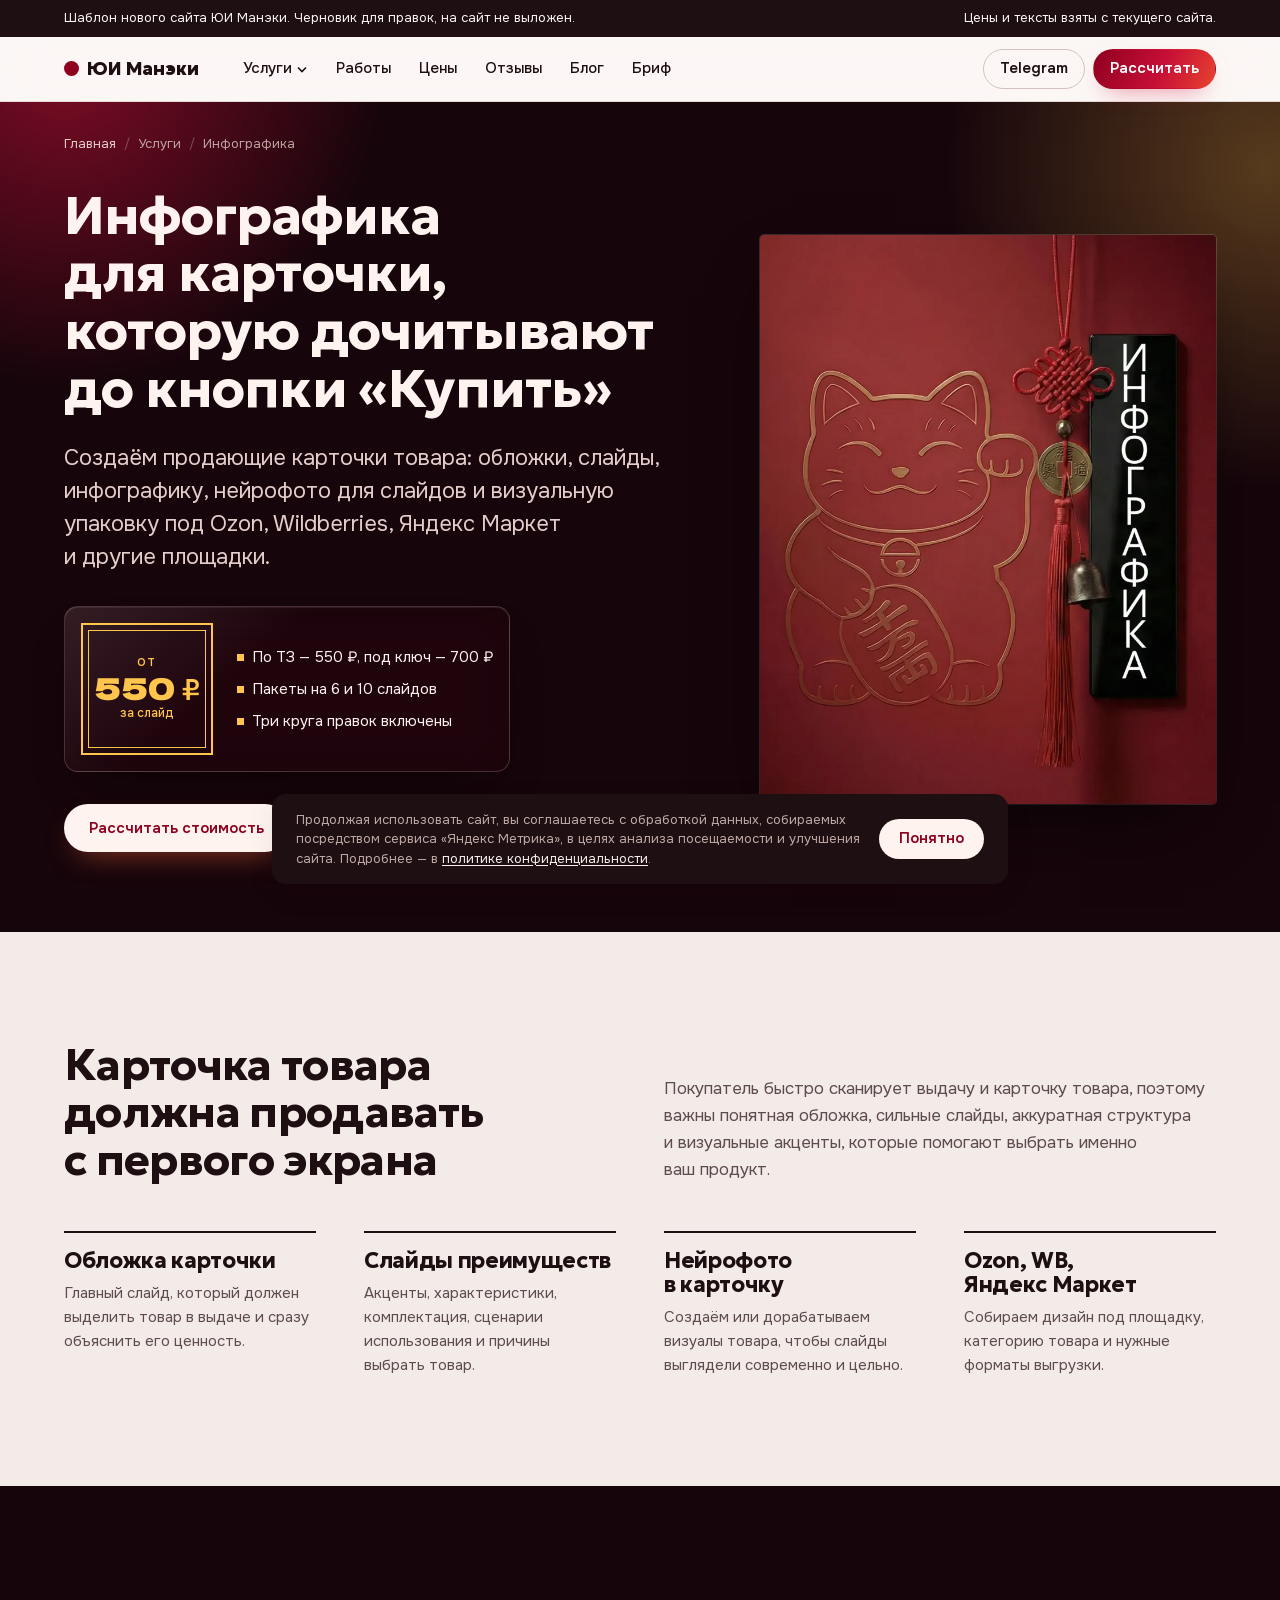
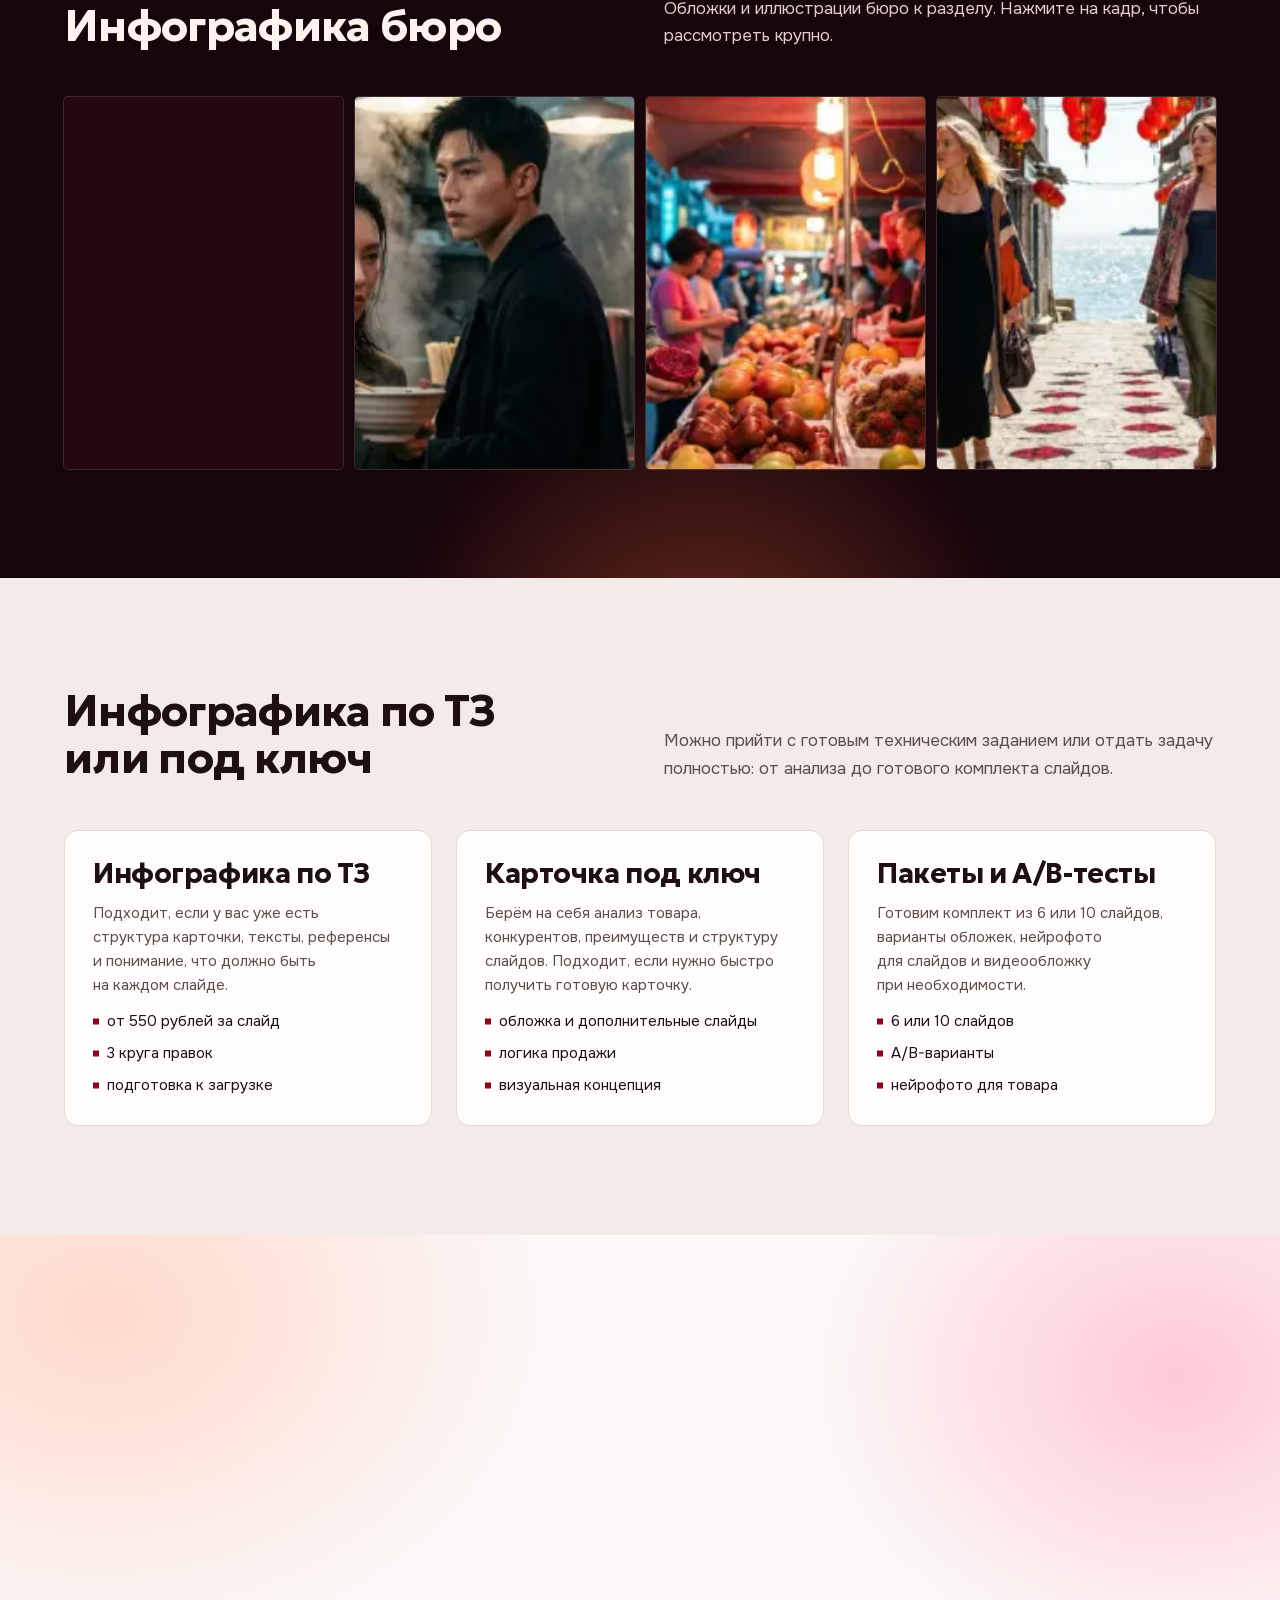
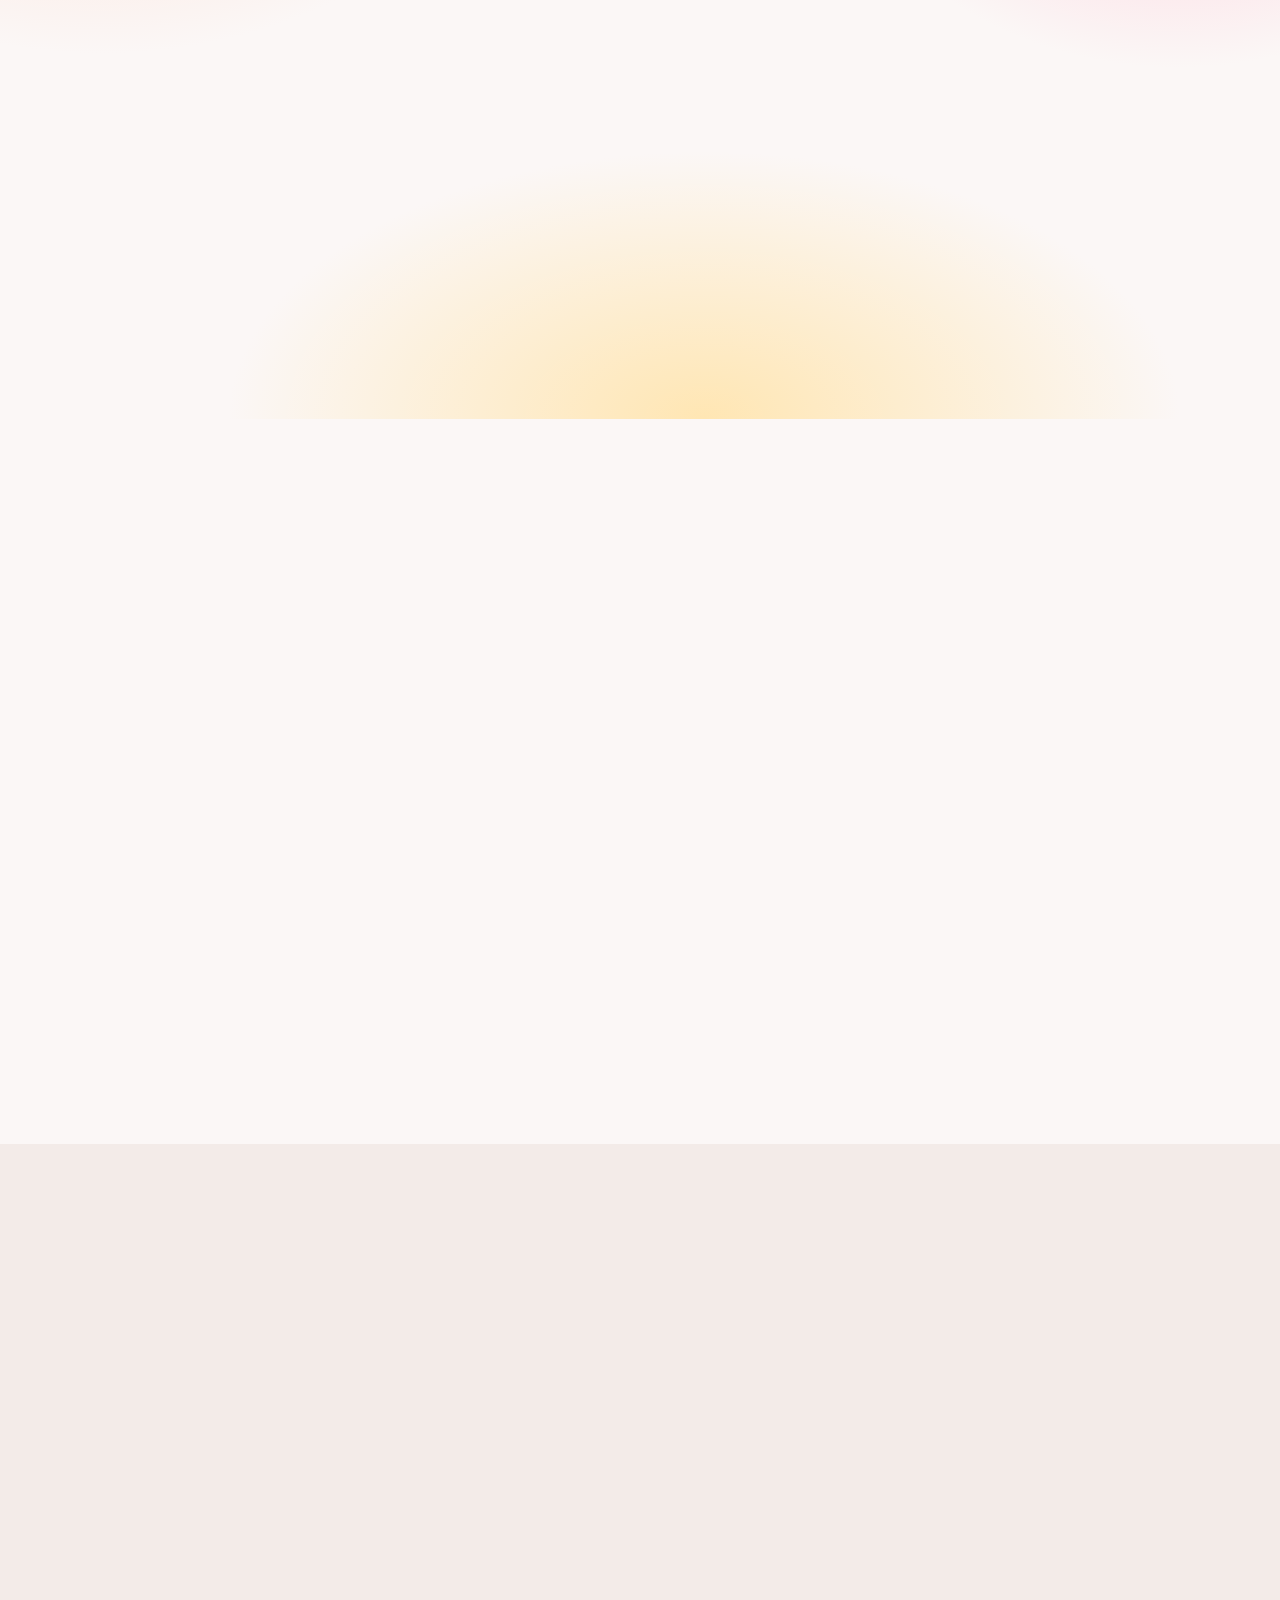
<file: infografika-dlya-marketpleisov.html>
<!doctype html>
<html lang="ru">
<head>
<meta charset="utf-8">
<meta name="viewport" content="width=device-width, initial-scale=1, viewport-fit=cover">
<meta name="color-scheme" content="light">
<title>Инфографика для маркетплейсов — 550 ₽ за слайд, WB и Ozon</title>
<meta content="Продающие слайды: структура, акценты и превью под требования площадок. 550 ₽ за слайд, ИИ-фото для слайда от 300 ₽. Срок 2–3 дня." name="description"/>
<meta name="robots" content="noindex, nofollow">
<meta content="#090909" name="theme-color"/>
<meta content="#090909" name="msapplication-TileColor"/>
<meta content="/browserconfig.xml" name="msapplication-config"/>
<meta content="telephone=no" name="format-detection"/>
<meta content="Бюро визуального контента ЮИ Манэки" name="author"/>
<meta content="ru_RU" property="og:locale"/>
<meta content="website" property="og:type"/>
<meta content="ЮИ Манэки" property="og:site_name"/>
<meta content="Инфографика для маркетплейсов — карточки WB и Ozon от 550 ₽ за слайд | ЮИ Манэки" property="og:title"/>
<meta content="Создаём инфографику и дизайн карточек товаров для Ozon, Wildberries и Яндекс Маркета: обложки, слайды, структура и визуальная упаковка." property="og:description"/>
<meta content="https://ui-maneki.ru/infografika-dlya-marketpleisov.html" property="og:url"/>
<meta content="https://ui-maneki.ru/infografika-dlya-marketpleisov-stoimost-tarif.webp" property="og:image"/>
<meta content="image/webp" property="og:image:type"/>
<meta content="1600" property="og:image:width"/>
<meta content="567" property="og:image:height"/>
<meta content="Инфографика для маркетплейсов и дизайн карточек товара — ЮИ Манэки" property="og:image:alt"/>
<meta content="summary_large_image" name="twitter:card"/>
<meta content="Инфографика для маркетплейсов — карточки WB и Ozon от 550 ₽ за слайд | ЮИ Манэки" name="twitter:title"/>
<meta content="Инфографика для Ozon, Wildberries и Яндекс Маркета: продающие слайды, обложки, нейрофото и карточки товара." name="twitter:description"/>
<meta content="https://ui-maneki.ru/infografika-dlya-marketpleisov-stoimost-tarif.webp" name="twitter:image"/>
<link href="https://ui-maneki.ru/infografika-dlya-marketpleisov.html" rel="canonical"/>
<link href="https://ui-maneki.ru/infografika-dlya-marketpleisov.html" hreflang="ru-RU" rel="alternate"/>
<link href="https://ui-maneki.ru/infografika-dlya-marketpleisov.html" hreflang="x-default" rel="alternate"/>
<link href="https://ui-maneki.ru/favicon.ico" rel="shortcut icon" type="image/x-icon"/>
<link href="https://ui-maneki.ru/favicon.ico" rel="icon" sizes="any" type="image/x-icon"/>
<link href="https://ui-maneki.ru/favicon-48x48.png" rel="icon" sizes="48x48" type="image/png"/>
<link href="https://ui-maneki.ru/favicon-32x32.png" rel="icon" sizes="32x32" type="image/png"/>
<link href="https://ui-maneki.ru/favicon-16x16.png" rel="icon" sizes="16x16" type="image/png"/>
<link href="https://ui-maneki.ru/apple-touch-icon.png" rel="apple-touch-icon" sizes="180x180"/>
<link href="https://ui-maneki.ru/site.webmanifest" rel="manifest"/>
<script type="application/ld+json">{"@context": "https://schema.org", "@type": "WebPage", "@id": "https://ui-maneki.ru/infografika-dlya-marketpleisov.html#webpage", "name": "Инфографика для маркетплейсов и дизайн карточек товара", "url": "https://ui-maneki.ru/infografika-dlya-marketpleisov.html", "description": "Инфографика для маркетплейсов, дизайн карточек товара для Ozon, Wildberries и Яндекс Маркета.", "inLanguage": "ru", "isPartOf": {"@id": "https://ui-maneki.ru/#website"}, "about": {"@id": "https://ui-maneki.ru/#organization"}, "primaryImageOfPage": {"@type": "ImageObject", "url": "https://ui-maneki.ru/infografika-dlya-marketpleisov-stoimost-tarif.webp"}}</script>
<script type="application/ld+json">{"@context": "https://schema.org", "@type": "WebSite", "@id": "https://ui-maneki.ru/#website", "url": "https://ui-maneki.ru/", "name": "ЮИ Манэки", "inLanguage": "ru", "publisher": {"@id": "https://ui-maneki.ru/#organization"}, "description": "Бюро визуального контента ЮИ Манэки: нейрофото, нейровидео, нейроконтент и инфографика для брендов, товаров, маркетплейсов и соцсетей."}</script>
<script type="application/ld+json">{"@context": "https://schema.org", "@type": ["Organization", "ProfessionalService"], "priceRange": "₽₽", "taxID": "667010718983", "vatID": "667010718983", "@id": "https://ui-maneki.ru/#organization", "name": "Бюро визуального контента ЮИ Манэки", "alternateName": ["ЮИ Манэки", "Юи Манэки", "UI Maneki"], "url": "https://ui-maneki.ru/", "brand": "ЮИ Манэки", "logo": "https://ui-maneki.ru/apple-touch-icon.png", "image": "https://ui-maneki.ru/neirofoto-neirovideo-dlya-brendov-i-marketpleisov-yui-maneki-hero.webp", "description": "ЮИ Манэки создаёт нейрофото, нейровидео, нейроконтент и инфографику для брендов, маркетплейсов и соцсетей. Бюро находится в Екатеринбурге и работает с проектами по всей России.", "telephone": "+79126482826", "email": "seoinfolab@gmail.com", "address": {"@type": "PostalAddress", "addressLocality": "Екатеринбург", "addressRegion": "Свердловская область", "addressCountry": "RU"}, "geo": {"@type": "GeoCoordinates", "latitude": 56.8519, "longitude": 60.6122}, "areaServed": [{"@type": "Country", "name": "Россия"}, {"@type": "City", "name": "Екатеринбург"}], "contactPoint": [{"@type": "ContactPoint", "contactType": "customer support", "telephone": "+79126482826", "email": "seoinfolab@gmail.com", "areaServed": "RU", "availableLanguage": ["ru"]}], "sameAs": ["https://t.me/Irinaaaaaaak", "https://t.me/seolabmp", "https://vk.com/uimaneki", "https://ru.pinterest.com/neurocontentstudio/", "https://www.avito.ru/brands/5de7ce368de156627c8827f77917a1fe", "https://yandex.ru/profile/78532066268"], "knowsAbout": ["Инфографика для маркетплейсов", "Инфографика карточки товара", "Дизайн карточек для маркетплейсов", "Инфографика для Ozon", "Инфографика для Wildberries", "Продающая карточка товара", "Нейрофото для инфографики"]}</script>
<script type="application/ld+json">{"@context": "https://schema.org", "@type": "Service", "@id": "https://ui-maneki.ru/infografika-dlya-marketpleisov.html#service", "name": "Инфографика для маркетплейсов и дизайн карточек товара", "serviceType": "Создание инфографики, обложек и дизайна карточек товара для маркетплейсов", "url": "https://ui-maneki.ru/infografika-dlya-marketpleisov.html", "provider": {"@id": "https://ui-maneki.ru/#organization"}, "areaServed": [{"@type": "Country", "name": "Россия"}, {"@type": "City", "name": "Екатеринбург"}], "audience": {"@type": "Audience", "audienceType": "Селлеры, бренды и магазины на маркетплейсах"}, "offers": {"@type": "Offer", "price": "550", "priceCurrency": "RUB", "availability": "https://schema.org/InStock", "url": "https://ui-maneki.ru/tariffs.html#infographics"}, "hasOfferCatalog": {"@type": "OfferCatalog", "name": "Форматы инфографики для маркетплейсов", "itemListElement": [{"@type": "Offer", "itemOffered": {"@type": "Service", "name": "Инфографика карточки товара"}}, {"@type": "Offer", "itemOffered": {"@type": "Service", "name": "Дизайн карточек для маркетплейсов"}}, {"@type": "Offer", "itemOffered": {"@type": "Service", "name": "Обложки и A/B-тесты"}}, {"@type": "Offer", "itemOffered": {"@type": "Service", "name": "Инфографика для Ozon и Wildberries"}}]}}</script>
<script type="application/ld+json">{"@context": "https://schema.org", "@type": "FAQPage", "mainEntity": [{"@type": "Question", "name": "Какая инфографика нужна для маркетплейсов?", "acceptedAnswer": {"@type": "Answer", "text": "Обычно нужна обложка, слайды с преимуществами, характеристиками, комплектацией, размерами, сценарием использования и визуальными акцентами, которые помогают покупателю быстрее понять товар."}}, {"@type": "Question", "name": "Вы делаете дизайн карточек для Ozon и Wildberries?", "acceptedAnswer": {"@type": "Answer", "text": "Да. Создаём инфографику и дизайн карточек для Ozon, Wildberries, Яндекс Маркета и других площадок с учётом задачи товара и требований категории."}}, {"@type": "Question", "name": "Можно ли заказать инфографику без готового ТЗ?", "acceptedAnswer": {"@type": "Answer", "text": "Да. Можно заказать формат под ключ: мы изучим товар, конкурентов, преимущества и соберём структуру слайдов."}}, {"@type": "Question", "name": "Сколько стоит инфографика для маркетплейсов?", "acceptedAnswer": {"@type": "Answer", "text": "Базовая стоимость — от 550 рублей за слайд по ТЗ. Итог зависит от количества слайдов, сложности визуала, необходимости нейрофото и объёма работы под ключ."}}]}</script>
<script type="application/ld+json">{"@context": "https://schema.org", "@type": "BreadcrumbList", "itemListElement": [{"@type": "ListItem", "position": 1, "name": "Главная", "item": "https://ui-maneki.ru/"}, {"@type": "ListItem", "position": 2, "name": "Инфографика для маркетплейсов", "item": "https://ui-maneki.ru/infografika-dlya-marketpleisov.html"}]}</script>
<link rel="preload" href="fonts/geologica-cyrillic.woff2" as="font" type="font/woff2" crossorigin>
<link rel="preload" href="fonts/onest-cyrillic.woff2" as="font" type="font/woff2" crossorigin>
<link rel="stylesheet" href="css/site.css">
</head>
<body>
<a class="skip" href="#main">К содержанию</a>
<div class="tpl-note"><div class="wrap"><span>Шаблон нового сайта ЮИ Манэки. Черновик для правок, на сайт не выложен.</span><span>Цены и тексты взяты с текущего сайта.</span></div></div>
<header class="hdr">
<div class="wrap hdr__in">
<a class="logo" href="index.html"><span class="logo__dot" aria-hidden="true"></span>ЮИ&nbsp;Манэки</a>
<nav class="nav" aria-label="Основное меню">
<button class="nav__trigger" type="button" aria-expanded="false" aria-controls="svc-panel" aria-current="true">Услуги<svg viewBox="0 0 12 12" aria-hidden="true"><path d="M2 4.5 6 8.5l4-4" fill="none" stroke="currentColor" stroke-width="1.6"/></svg></button>
<a class="nav__link" href="cases.html">Работы</a><a class="nav__link" href="tariffs.html">Цены</a><a class="nav__link" href="index.html#reviews">Отзывы</a><a class="nav__link" href="blog/index.html">Блог</a><a class="nav__link" href="brief.html">Бриф</a>
</nav>
<div class="hdr__act">
<a class="btn btn--ghost btn--sm hdr__tg" href="https://t.me/Irinaaaaaaak?text=%D0%97%D0%B4%D1%80%D0%B0%D0%B2%D1%81%D1%82%D0%B2%D1%83%D0%B9%D1%82%D0%B5%21%20%D0%9D%D1%83%D0%B6%D0%BD%D0%B0%20%D0%B8%D0%BD%D1%84%D0%BE%D0%B3%D1%80%D0%B0%D1%84%D0%B8%D0%BA%D0%B0%20%D0%B4%D0%BB%D1%8F%20%D0%BA%D0%B0%D1%80%D1%82%D0%BE%D1%87%D0%BA%D0%B8.%20%D0%9F%D0%BE%D1%81%D1%87%D0%B8%D1%82%D0%B0%D0%B5%D1%82%D0%B5%3F" target="_blank" rel="noopener">Telegram</a>
<a class="btn btn--fill btn--sm hdr__calc" href="#calc">Рассчитать</a>
<button class="hdr__menu" type="button" aria-expanded="false" aria-controls="sheet" aria-label="Открыть меню"><svg viewBox="0 0 20 20" aria-hidden="true"><path d="M3 6h14M3 10h14M3 14h14" fill="none" stroke="currentColor" stroke-width="1.6"/></svg></button>
</div>
</div>
<div class="svc-panel" id="svc-panel" hidden>
<div class="svc-panel__grid">
<div><p class="svc-panel__h">Услуги бюро</p><ul class="mm-list"><li><a class="mm-item" href="neirofoto-dlya-marketpleisov.html"><span class="mm-item__img"><img src="assets/cases/neirofoto/neirofoto-13.webp" srcset="assets/cases/neirofoto/neirofoto-13-w200.webp 200w, assets/cases/neirofoto/neirofoto-13.webp 1529w" sizes="56px" alt="Нейрофотосессия для личного бренда — кадр 13" width="1529" height="2048" decoding="async" loading="lazy"></span><b>ИИ‑фото товара</b><small>Товар в сцене или на ИИ‑модели</small><span class="mm-item__price">от 500 ₽ за кадр</span></a></li><li><a class="mm-item" href="infografika-dlya-marketpleisov.html"><span class="mm-item__img"><img src="keisy-infografiki-dlya-marketpleisov-560.webp" srcset="keisy-infografiki-dlya-marketpleisov-560-w200.webp 200w, keisy-infografiki-dlya-marketpleisov-560.webp 560w" sizes="56px" alt="" width="560" height="700" decoding="async" loading="lazy"></span><b>Инфографика</b><small>Обложка и слайды для WB и Ozon</small><span class="mm-item__price">от 550 ₽ за слайд</span></a></li><li><a class="mm-item" href="neirovideo-dlya-brenda.html"><span class="mm-item__img"><img src="assets/posters/neirovideo-05.webp" srcset="assets/posters/neirovideo-05-w200.webp 200w, assets/posters/neirovideo-05.webp 800w" sizes="56px" alt="" width="800" height="1072" decoding="async" loading="lazy"></span><b>Нейровидео</b><small>Оживление обложки и ролики</small><span class="mm-item__price">от 1 200 ₽ оживление кадра</span></a></li><li><a class="mm-item" href="neirofoto-dlya-lyudey.html"><span class="mm-item__img"><img src="assets/cases/neirofoto/neirofoto-06.webp" srcset="assets/cases/neirofoto/neirofoto-06-w200.webp 200w, assets/cases/neirofoto/neirofoto-06.webp 1143w" sizes="56px" alt="Нейрофотосессия для личного бренда — кадр 6" width="1143" height="2048" decoding="async" loading="lazy"></span><b>ИИ‑фотосессия</b><small>Портреты по вашим фотографиям</small><span class="mm-item__price">от 400 ₽ за кадр</span></a></li><li><a class="mm-item" href="neirokontent-dlya-brendov.html"><span class="mm-item__img"><img src="assets/cases/neirokontent/neirokontent-06.webp" srcset="assets/cases/neirokontent/neirokontent-06-w200.webp 200w, assets/cases/neirokontent/neirokontent-06.webp 781w" sizes="56px" alt="Нейроконтент: имиджевый визуал для бренда — кадр 6" width="781" height="1400" decoding="async" loading="lazy"></span><b>Нейроконтент</b><small>Фото, видео и слайды в одном стиле</small><span class="mm-item__price">от 500 ₽ пакеты визуала</span></a></li><li><a class="mm-item" href="cases.html"><span class="mm-item__img"><img src="assets/cases/neirokontent/neirokontent-04.webp" srcset="assets/cases/neirokontent/neirokontent-04-w200.webp 200w, assets/cases/neirokontent/neirokontent-04.webp 1045w" sizes="56px" alt="Нейроконтент: имиджевый визуал для бренда — кадр 4" width="1045" height="1400" decoding="async" loading="lazy"></span><b>Все работы</b><small>Фото, ролики и контент бюро</small><span class="mm-item__price">41 работа</span></a></li></ul></div>
<div class="mm-promo"><div class="glows" aria-hidden="true"><span class="glow glow--1"></span><span class="glow glow--3"></span></div>
<p class="mm-promo__t">Посчитайте заказ по прайсу</p>
<ul class="mm-promo__list"><li><span>Фото товара</span><i></i><b>от 500 ₽</b></li><li><span>Фотосессия</span><i></i><b>от 400 ₽</b></li><li><span>Инфографика</span><i></i><b>от 550 ₽</b></li><li><span>Оживление кадра</span><i></i><b>от 1 200 ₽</b></li></ul>
<a class="btn btn--on-field btn--sm" href="#calc">Открыть калькулятор</a></div>
</div>
<div class="svc-panel__foot"><a href="tariffs.html">Полный прайс</a><a href="brief.html">Заполнить бриф</a><a href="https://t.me/Irinaaaaaaak?text=%D0%97%D0%B4%D1%80%D0%B0%D0%B2%D1%81%D1%82%D0%B2%D1%83%D0%B9%D1%82%D0%B5%21%20%D0%9D%D1%83%D0%B6%D0%BD%D0%B0%20%D0%B8%D0%BD%D1%84%D0%BE%D0%B3%D1%80%D0%B0%D1%84%D0%B8%D0%BA%D0%B0%20%D0%B4%D0%BB%D1%8F%20%D0%BA%D0%B0%D1%80%D1%82%D0%BE%D1%87%D0%BA%D0%B8.%20%D0%9F%D0%BE%D1%81%D1%87%D0%B8%D1%82%D0%B0%D0%B5%D1%82%D0%B5%3F" target="_blank" rel="noopener">Написать в Telegram</a><span>Отвечаем в течение рабочего дня</span></div>
</div>
</header>
<div class="nav-scrim" hidden></div>
<div class="sheet" id="sheet" role="dialog" aria-modal="true" aria-label="Меню" hidden>
<div class="sheet__top"><a class="logo" href="index.html"><span class="logo__dot" aria-hidden="true"></span>ЮИ&nbsp;Манэки</a>
<button class="hdr__menu sheet__close" type="button" aria-label="Закрыть меню"><svg viewBox="0 0 20 20" aria-hidden="true"><path d="m5 5 10 10M15 5 5 15" fill="none" stroke="currentColor" stroke-width="1.8"/></svg></button></div>
<p class="sheet__h">Услуги</p>
<ul class="sheet__svc"><li><a href="neirofoto-dlya-marketpleisov.html">ИИ‑фото товара<span>от 500 ₽</span></a></li><li><a href="infografika-dlya-marketpleisov.html">Инфографика<span>от 550 ₽</span></a></li><li><a href="neirovideo-dlya-brenda.html">Нейровидео<span>от 1 200 ₽</span></a></li><li><a href="neirofoto-dlya-lyudey.html">ИИ‑фотосессия<span>от 400 ₽</span></a></li><li><a href="neirokontent-dlya-brendov.html">Нейроконтент<span>от 500 ₽</span></a></li></ul>
<p class="sheet__h">Бюро</p>
<div class="sheet__links"><a href="cases.html">Работы</a><a href="tariffs.html">Цены</a><a href="index.html#reviews">Отзывы</a><a href="blog/index.html">Блог</a><a href="brief.html">Бриф</a><a href="documents.html">Документы</a></div>
<div class="sheet__cta"><a class="btn btn--fill" href="https://t.me/Irinaaaaaaak?text=%D0%97%D0%B4%D1%80%D0%B0%D0%B2%D1%81%D1%82%D0%B2%D1%83%D0%B9%D1%82%D0%B5%21%20%D0%9D%D1%83%D0%B6%D0%BD%D0%B0%20%D0%B8%D0%BD%D1%84%D0%BE%D0%B3%D1%80%D0%B0%D1%84%D0%B8%D0%BA%D0%B0%20%D0%B4%D0%BB%D1%8F%20%D0%BA%D0%B0%D1%80%D1%82%D0%BE%D1%87%D0%BA%D0%B8.%20%D0%9F%D0%BE%D1%81%D1%87%D0%B8%D1%82%D0%B0%D0%B5%D1%82%D0%B5%3F" target="_blank" rel="noopener">Написать в Telegram</a><a class="btn btn--ghost" href="#calc">Рассчитать стоимость</a></div>
<p class="sheet__h">Связь</p>
<p class="sheet__contacts"><span>+7 912 648-28-26</span><span>seoinfolab@gmail.com</span><span>Екатеринбург, работаем по всей России</span></p>
</div>
<main id="main">
<section class="shero night"><div class="glows" aria-hidden="true"><span class="glow glow--1"></span><span class="glow glow--3"></span></div><div class="wrap">
<nav aria-label="Хлебные крошки"><ol class="crumbs"><li><a href="index.html">Главная</a></li><li><span aria-current="page">Услуги</span></li><li><span aria-current="page">Инфографика</span></li></ol></nav>
<div class="shero__grid">
<div>
<h1>Инфографика для карточки, которую дочитывают до кнопки «Купить»</h1>
<p class="shero__lead">Создаём продающие карточки товара: обложки, слайды, инфографику, нейрофото для слайдов и визуальную упаковку под Ozon, Wildberries, Яндекс Маркет и другие площадки.</p>
<div class="shero__deal glass glass--dark" data-spot><div class="seal" aria-label="от 550 ₽ за слайд"><span class="seal__from">от</span><span class="seal__num">550 ₽</span><span class="seal__unit">за слайд</span></div><ul class="facts"><li>По ТЗ — 550 ₽, под ключ — 700 ₽</li><li>Пакеты на 6 и 10 слайдов</li><li>Три круга правок включены</li></ul></div>
<div class="shero__cta"><a class="btn btn--on-field" href="#calc">Рассчитать стоимость</a><a class="btn btn--ghost-field" href="https://t.me/Irinaaaaaaak?text=%D0%97%D0%B4%D1%80%D0%B0%D0%B2%D1%81%D1%82%D0%B2%D1%83%D0%B9%D1%82%D0%B5%21%20%D0%9D%D1%83%D0%B6%D0%BD%D0%B0%20%D0%B8%D0%BD%D1%84%D0%BE%D0%B3%D1%80%D0%B0%D1%84%D0%B8%D0%BA%D0%B0%20%D0%B4%D0%BB%D1%8F%20%D0%BA%D0%B0%D1%80%D1%82%D0%BE%D1%87%D0%BA%D0%B8.%20%D0%9F%D0%BE%D1%81%D1%87%D0%B8%D1%82%D0%B0%D0%B5%D1%82%D0%B5%3F" target="_blank" rel="noopener">Написать в Telegram</a></div>
</div>
<figure class="shero__media"><img src="keisy-infografiki-dlya-marketpleisov-800.webp" alt="Обложка раздела «Инфографика» бюро ЮИ Манэки" width="800" height="1000" fetchpriority="high"></figure>
</div></div></section>
<section class="sec sec--alt" id="tasks"><div class="wrap"><header class="sec__head sec__head--split" data-reveal><h2>Карточка товара должна продавать с первого экрана</h2><p>Покупатель быстро сканирует выдачу и карточку товара, поэтому важны понятная обложка, сильные слайды, аккуратная структура и визуальные акценты, которые помогают выбрать именно ваш продукт.</p></header><div class="items" data-stagger><div class="item" data-reveal><h3>Обложка карточки</h3><p>Главный слайд, который должен выделить товар в выдаче и сразу объяснить его ценность.</p></div><div class="item" data-reveal><h3>Слайды преимуществ</h3><p>Акценты, характеристики, комплектация, сценарии использования и причины выбрать товар.</p></div><div class="item" data-reveal><h3>Нейрофото в карточку</h3><p>Создаём или дорабатываем визуалы товара, чтобы слайды выглядели современно и цельно.</p></div><div class="item" data-reveal><h3>Ozon, WB, Яндекс Маркет</h3><p>Собираем дизайн под площадку, категорию товара и нужные форматы выгрузки.</p></div></div></div></section>
<section class="sec night" id="primery"><div class="glows" aria-hidden="true"><span class="glow glow--2"></span></div><div class="wrap"><header class="sec__head sec__head--split" data-reveal><h2>Инфографика бюро</h2><p>Обложки и иллюстрации бюро к разделу. Нажмите на кадр, чтобы рассмотреть крупно.</p></header><ul class="gallery" id="g-info" data-lb-group data-stagger><li data-reveal><button class="gal" type="button" data-lb-item data-kind="img" data-src="keisy-infografiki-dlya-marketpleisov-800.webp" data-alt="Обложка раздела «Инфографика» бюро ЮИ Манэки"><img src="keisy-infografiki-dlya-marketpleisov-800.webp" srcset="keisy-infografiki-dlya-marketpleisov-800-w600.webp 600w, keisy-infografiki-dlya-marketpleisov-800.webp 800w" sizes="(min-width: 64rem) 300px, (min-width: 40rem) 33vw, 50vw" alt="Обложка раздела «Инфографика» бюро ЮИ Манэки" width="800" height="1000" decoding="async" loading="lazy"><span class="vh">Открыть крупно</span></button></li><li data-reveal><button class="gal" type="button" data-lb-item data-kind="img" data-src="portfolio-infografiki-dlya-marketpleisov.webp" data-alt="Иллюстрация бюро к разделу инфографики для маркетплейсов"><img src="portfolio-infografiki-dlya-marketpleisov.webp" srcset="portfolio-infografiki-dlya-marketpleisov-w600.webp 600w, portfolio-infografiki-dlya-marketpleisov.webp 1600w" sizes="(min-width: 64rem) 300px, (min-width: 40rem) 33vw, 50vw" alt="Иллюстрация бюро к разделу инфографики для маркетплейсов" width="1600" height="567" decoding="async" loading="lazy"><span class="vh">Открыть крупно</span></button></li><li data-reveal><button class="gal" type="button" data-lb-item data-kind="img" data-src="infografika-dlya-marketpleisov-stoimost-tarif.webp" data-alt="Иллюстрация бюро к тарифам на инфографику"><img src="infografika-dlya-marketpleisov-stoimost-tarif.webp" srcset="infografika-dlya-marketpleisov-stoimost-tarif-w600.webp 600w, infografika-dlya-marketpleisov-stoimost-tarif.webp 1600w" sizes="(min-width: 64rem) 300px, (min-width: 40rem) 33vw, 50vw" alt="Инфографика для маркетплейсов и дизайн карточек товара" title="Инфографика для маркетплейсов — ЮИ Манэки" width="1600" height="567" decoding="async" loading="lazy"><span class="vh">Открыть крупно</span></button></li><li data-reveal><button class="gal" type="button" data-lb-item data-kind="img" data-src="brif-na-infografiku-dlya-marketpleisov.webp" data-alt="Иллюстрация бюро к брифу на инфографику"><img src="brif-na-infografiku-dlya-marketpleisov.webp" srcset="brif-na-infografiku-dlya-marketpleisov-w600.webp 600w, brif-na-infografiku-dlya-marketpleisov.webp 1600w" sizes="(min-width: 64rem) 300px, (min-width: 40rem) 33vw, 50vw" alt="Иллюстрация бюро к брифу на инфографику" width="1600" height="567" decoding="async" loading="lazy"><span class="vh">Открыть крупно</span></button></li></ul></div></section>
<section class="sec sec--alt" id="formats"><div class="wrap"><header class="sec__head sec__head--split" data-reveal><h2>Инфографика по ТЗ или под ключ</h2><p>Можно прийти с готовым техническим заданием или отдать задачу полностью: от анализа до готового комплекта слайдов.</p></header><div class="formats" data-stagger><article class="format" data-reveal data-spot><h3>Инфографика по ТЗ</h3><p>Подходит, если у вас уже есть структура карточки, тексты, референсы и понимание, что должно быть на каждом слайде.</p><ul><li><span>от 550 рублей за слайд</span></li><li><span>3 круга правок</span></li><li><span>подготовка к загрузке</span></li></ul></article><article class="format" data-reveal data-spot><h3>Карточка под ключ</h3><p>Берём на себя анализ товара, конкурентов, преимуществ и структуру слайдов. Подходит, если нужно быстро получить готовую карточку.</p><ul><li><span>обложка и дополнительные слайды</span></li><li><span>логика продажи</span></li><li><span>визуальная концепция</span></li></ul></article><article class="format" data-reveal data-spot><h3>Пакеты и A/B-тесты</h3><p>Готовим комплект из 6 или 10 слайдов, варианты обложек, нейрофото для слайдов и видеообложку при необходимости.</p><ul><li><span>6 или 10 слайдов</span></li><li><span>A/B-варианты</span></li><li><span>нейрофото для товара</span></li></ul></article></div></div></section>
<section class="sec sec--aurora" id="calc"><span id="pricing" class="anchor" aria-hidden="true"></span>
<div class="wrap">
<header class="sec__head sec__head--split" data-reveal><h2>Посчитайте заказ</h2><p>Цены из прайса бюро. Итог подтверждаем после брифа: на цену влияют сложность сцены и число предметов в кадре.</p></header>
<div class="calc" data-calc>
<form class="calc__form" data-calc-form aria-label="Параметры заказа">
<fieldset><legend>Что нужно</legend><div class="segs">
<label class="seg"><input type="radio" name="svc" value="product"><span>Фото товара</span></label><label class="seg"><input type="radio" name="svc" value="people"><span>Фотосессия</span></label><label class="seg"><input type="radio" name="svc" value="info" checked><span>Инфографика</span></label><label class="seg"><input type="radio" name="svc" value="video"><span>Видео</span></label>
</div><p class="calc__hint">Нейроконтент считаем по задаче: <a href="https://t.me/Irinaaaaaaak?text=%D0%97%D0%B4%D1%80%D0%B0%D0%B2%D1%81%D1%82%D0%B2%D1%83%D0%B9%D1%82%D0%B5%21%20%D0%9D%D1%83%D0%B6%D0%B5%D0%BD%20%D0%B2%D0%B8%D0%B7%D1%83%D0%B0%D0%BB%20%D0%B4%D0%BB%D1%8F%20%D0%B1%D1%80%D0%B5%D0%BD%D0%B4%D0%B0%20%D0%B2%20%D0%BE%D0%B4%D0%BD%D0%BE%D0%BC%20%D1%81%D1%82%D0%B8%D0%BB%D0%B5." target="_blank" rel="noopener">напишите в Telegram</a>.</p></fieldset>

<div class="calc__group" data-group="product" hidden>
<div><label class="lbl" for="c-p-qty">Сколько кадров</label>
<div class="calc__row"><div class="stepper"><button type="button" data-step="-1" aria-label="Меньше: кадров">−</button><input id="c-p-qty" type="number" inputmode="numeric" min="2" max="40" value="5"><button type="button" data-step="1" aria-label="Больше: кадров">+</button></div><div class="quick" data-for="c-p-qty" role="group" aria-label="Пакеты кадров"><button type="button" data-set="5" aria-pressed="true">5</button><button type="button" data-set="10" aria-pressed="false">10</button><button type="button" data-set="15" aria-pressed="false">15</button><button type="button" data-set="20" aria-pressed="false">20</button></div></div>
<p class="calc__hint">Пакеты на 5, 10, 15 и 20 кадров — для одного товара. Минимальный заказ — 2 кадра.</p></div>
<fieldset><legend>Товары в заказе</legend><div class="segs"><label class="seg"><input type="radio" name="p-mode" value="one" checked><span>Один товар</span></label><label class="seg"><input type="radio" name="p-mode" value="many"><span>Разные товары</span></label></div></fieldset>
</div>

<div class="calc__group" data-group="people" hidden>
<div><label class="lbl" for="c-l-qty">Сколько кадров</label>
<div class="calc__row"><div class="stepper"><button type="button" data-step="-1" aria-label="Меньше: кадров">−</button><input id="c-l-qty" type="number" inputmode="numeric" min="2" max="40" value="10"><button type="button" data-step="1" aria-label="Больше: кадров">+</button></div><div class="quick" data-for="c-l-qty" role="group" aria-label="Пакеты кадров"><button type="button" data-set="10" aria-pressed="true">10</button><button type="button" data-set="15" aria-pressed="false">15</button><button type="button" data-set="20" aria-pressed="false">20</button></div></div></div>
<fieldset><legend>Людей в кадре</legend><div class="segs"><label class="seg"><input type="radio" name="l-persons" value="1" checked><span>1 человек</span></label><label class="seg"><input type="radio" name="l-persons" value="2"><span>2 человека</span></label><label class="seg"><input type="radio" name="l-persons" value="3"><span>3 человека</span></label></div>
<p class="calc__hint">За каждого следующего человека в кадре — плюс 50 ₽ к цене кадра.</p></fieldset>
</div>

<div class="calc__group" data-group="info">
<fieldset><legend>Пакет слайдов</legend><div class="segs"><label class="seg"><input type="radio" name="i-pack" value="6" checked><span>6 слайдов — «Оптимальный»</span></label><label class="seg"><input type="radio" name="i-pack" value="10"><span>10 слайдов — «Расширенный»</span></label></div></fieldset>
<fieldset><legend>Формат</legend><div class="segs"><label class="seg"><input type="radio" name="i-mode" value="tz" checked><span>По вашему ТЗ</span></label><label class="seg"><input type="radio" name="i-mode" value="key"><span>Под ключ</span></label></div></fieldset>
</div>

<div class="calc__group" data-group="video" hidden>
<fieldset><legend>Что сделать</legend><div class="segs"><label class="seg"><input type="radio" name="v-kind" value="anim" checked><span>Оживить кадр</span></label><label class="seg"><input type="radio" name="v-kind" value="roll"><span>Ролик от 30 секунд</span></label></div></fieldset>
<div data-video-qty><label class="lbl" for="c-v-qty">Сколько кадров оживить</label>
<div class="calc__row"><div class="stepper"><button type="button" data-step="-1" aria-label="Меньше: кадров" disabled>−</button><input id="c-v-qty" type="number" inputmode="numeric" min="1" max="10" value="1"><button type="button" data-step="1" aria-label="Больше: кадров">+</button></div></div>
<p class="calc__hint">Каждый кадр — до 5 секунд движения.</p></div>
</div>
</form>

<aside class="receipt glass" aria-label="Расчёт" aria-live="polite" data-spot>
<p class="receipt__title">Расчёт по прайсу</p>
<ul class="receipt__lines" data-r-lines><li><span>Пакет «Оптимальный», 6 слайдов по ТЗ</span><span>5 900 ₽</span></li><li class="muted"><span>Те же работы без пакета</span><span>6 800 ₽</span></li></ul>
<p class="receipt__total"><span>Итого</span><b data-r-total>5 900 ₽</b></p>
<p class="receipt__meta" data-r-meta>Предоплата 50 % — 2 950 ₽</p>
<p class="receipt__tip" data-r-tip hidden></p>
<div class="receipt__cta"><a class="btn btn--fill" data-r-tg href="https://t.me/Irinaaaaaaak?text=%D0%97%D0%B4%D1%80%D0%B0%D0%B2%D1%81%D1%82%D0%B2%D1%83%D0%B9%D1%82%D0%B5!%20%D0%A0%D0%B0%D1%81%D1%87%D1%91%D1%82%20%D1%81%20%D1%81%D0%B0%D0%B9%D1%82%D0%B0%3A%20%D0%98%D0%BD%D1%84%D0%BE%D0%B3%D1%80%D0%B0%D1%84%D0%B8%D0%BA%D0%B0%2C%206%20%D1%81%D0%BB%D0%B0%D0%B9%D0%B4%D0%BE%D0%B2%20%D0%BF%D0%BE%20%D0%A2%D0%97%20%E2%80%94%205%C2%A0900%C2%A0%E2%82%BD.%20%D0%A5%D0%BE%D1%87%D1%83%20%D0%BE%D0%B1%D1%81%D1%83%D0%B4%D0%B8%D1%82%D1%8C%20%D0%B7%D0%B0%D0%BA%D0%B0%D0%B7." target="_blank" rel="noopener">Отправить в Telegram</a><a class="btn btn--ghost" data-r-lead href="#lead">Оставить заявку</a></div>
<p class="receipt__note" data-r-note>В пакет уже входят нейрофото для слайдов, оживление главной обложки и 2 нейрофото в подарок. 3 круга правок включены.</p>
</aside>
</div>

</div>
</section>
<section class="sec" id="process"><div class="wrap"><header class="sec__head" data-reveal><h2>Как создаём инфографику</h2><p>Сначала разбираем продукт и его задачу, потом превращаем преимущества в понятную визуальную структуру.</p></header><ol class="steps steps--3" data-stagger><li class="step"><span class="step__n">1</span><p>Получаем товар, площадку, исходники и пожелания</p></li><li class="step"><span class="step__n">2</span><p>Анализируем категорию, конкурентов и сильные стороны товара</p></li><li class="step"><span class="step__n">3</span><p>Собираем структуру карточки и визуальную концепцию</p></li><li class="step"><span class="step__n">4</span><p>Готовим обложку, слайды, нейрофото и графику</p></li><li class="step"><span class="step__n">5</span><p>Вносим правки и финализируем комплект</p></li><li class="step"><span class="step__n">6</span><p>Передаём готовые файлы для маркетплейса</p></li></ol><ul class="terms" data-stagger><li data-reveal data-spot><b>50 %</b>предоплата, остаток после готовности</li><li data-reveal data-spot><b>3 круга правок</b>по согласованному проекту</li><li data-reveal data-spot><b>Пакеты</b>6 и 10 слайдов дешевле поштучных</li><li data-reveal data-spot><b>Договор и чек</b>файлы готовы к загрузке</li></ul></div></section>
<section class="sec sec--alt" id="reviews"><div class="wrap"><header class="sec__head" data-reveal><h2>Что говорят заказчики</h2></header><ul class="reviews" id="rv-info" data-stagger><li class="rv" data-reveal><blockquote><p>Очень рад, что нашёл данного специалиста. Заказывал инфографику у четырёх разных людей. Бюро ЮИ Манэки — единственные, кто действительно слышит как специалист и понимает пожелания. Всё сделано в срок и на высоком уровне, моя карточка на WB теперь выделяется среди остальных.</p></blockquote><p class="rv__who"><span class="rv__ava" aria-hidden="true">В</span>Виталий</p></li><li class="rv" data-reveal><blockquote><p>Хочу выразить огромную благодарность команде Бюро ЮИ Манэки за профессионально выполненные услуги по созданию инфографики для WB! Работа была выполнена в срок, и результат превзошёл все ожидания. Инфографика получилась яркой, информативной и очень привлекательной. Она отлично подчеркнула наш товар и привлечёт внимание клиентов. Особенно хочу отметить внимательное отношение к нашим пожеланиям и оперативную связь на всех этапах работы. Рекомендую всем, кто ищет качественные услуги в области дизайна и инфографики!</p></blockquote><p class="rv__who"><span class="rv__ava" aria-hidden="true">М</span>Максим</p></li><li class="rv" data-reveal><blockquote><p>Заказала услугу по созданию инфографики для товара на Ozon, и результат превзошёл все ожидания! Всё сделано профессионально, креативно и с учётом всех деталей. Очень ответственная и исполнительная работа, выполнено в сжатые сроки без потери качества. Однозначно рекомендую сотрудничество!</p></blockquote><p class="rv__who"><span class="rv__ava" aria-hidden="true">А</span>Амалия</p></li></ul><div class="sec__foot"><a class="link-arrow" href="index.html#reviews">Все 24 отзыва</a></div></div></section>
<section class="sec" id="faq"><div class="wrap faq-wrap"><header class="sec__head" data-reveal><h2>FAQ по инфографике для маркетплейсов</h2><p>Что важно знать до заказа карточки.</p></header><div class="faq"><details class="qa"><summary>Сколько слайдов нужно для карточки товара?</summary><div class="qa__a"><p>Чаще всего хватает 6-10 слайдов: обложка, преимущества, характеристики, размеры, комплектация, сценарии использования и доверительные элементы.</p></div></details><details class="qa"><summary>Можно ли сделать инфографику для Ozon и Wildberries сразу?</summary><div class="qa__a"><p>Да. Можно подготовить комплект под несколько площадок, учитывая разные требования к формату и подаче.</p></div></details><details class="qa"><summary>Вы делаете только дизайн или ещё тексты?</summary><div class="qa__a"><p>Мы помогаем со структурой слайдов, формулировками преимуществ и визуальной логикой карточки. Если нужен отдельный SEO-текст для маркетплейса, это можно обсудить дополнительно.</p></div></details><details class="qa"><summary>Можно ли использовать нейрофото в инфографике?</summary><div class="qa__a"><p>Да. Это один из сильных форматов: нейрофото помогает сделать карточку визуально дороже и отличить товар от типовых фото конкурентов.</p></div></details></div></div></section>
<section class="sec night lead--bg" id="lead"><img class="bgimg parallax" src="zakazat-neirofoto-neirovideo-i-neirokontent-yui-maneki.webp" srcset="zakazat-neirofoto-neirovideo-i-neirokontent-yui-maneki-w900.webp 900w, zakazat-neirofoto-neirovideo-i-neirokontent-yui-maneki-w1200.webp 1200w, zakazat-neirofoto-neirovideo-i-neirokontent-yui-maneki.webp 1600w" sizes="100vw" alt="" width="1600" height="800" decoding="async" loading="lazy" aria-hidden="true"><div class="veil veil--lead"></div><div class="glows" aria-hidden="true"><span class="glow glow--1"></span></div><span id="contacts" class="anchor" aria-hidden="true"></span><span id="trust-contacts-title" class="anchor" aria-hidden="true"></span>
<div class="wrap lead">
<div class="lead__text" data-reveal>
<h2>Пришлите ссылку на товар или исходники — подскажем структуру карточки</h2>
<p>Можно начать с одного товара, обложки или полного комплекта слайдов для маркетплейса.</p>
<ul class="contacts">
<li><span>Telegram</span><a href="https://t.me/Irinaaaaaaak?text=%D0%97%D0%B4%D1%80%D0%B0%D0%B2%D1%81%D1%82%D0%B2%D1%83%D0%B9%D1%82%D0%B5%21%20%D0%9D%D1%83%D0%B6%D0%BD%D0%B0%20%D0%B8%D0%BD%D1%84%D0%BE%D0%B3%D1%80%D0%B0%D1%84%D0%B8%D0%BA%D0%B0%20%D0%B4%D0%BB%D1%8F%20%D0%BA%D0%B0%D1%80%D1%82%D0%BE%D1%87%D0%BA%D0%B8.%20%D0%9F%D0%BE%D1%81%D1%87%D0%B8%D1%82%D0%B0%D0%B5%D1%82%D0%B5%3F" target="_blank" rel="noopener">@Irinaaaaaaak</a></li>
<li><span>Телефон</span><a href="tel:+79126482826">+7 912 648-28-26</a></li>
<li><span>Почта</span><a href="mailto:seoinfolab@gmail.com">seoinfolab@gmail.com</a></li>
<li><span>Отвечаем</span><b>в течение рабочего дня</b></li>
</ul>
</div>
<div class="form glass" data-reveal><form action="#" class="contact-form" data-ajax-form="lead" data-form-title="Заявка: инфографика для маркетплейсов" data-metrika-goal="lead_infographics_submit" method="post" novalidate>
<div class="contact-form-grid">
<label class="brief-field"><span>Ваше имя</span><input name="name" placeholder="Как к вам обращаться" required type="text" autocomplete="name"></label>
<label class="brief-field"><span>Телеграм / телефон</span><input name="contact" placeholder="Удобный контакт" required type="text" autocomplete="tel" inputmode="tel"></label>
<label class="brief-field contact-form-wide"><span>Товар и площадка</span><textarea name="task" placeholder="Ozon, Wildberries, Яндекс Маркет, ссылка на товар, количество слайдов" required></textarea></label>
</div>
<label class="consent-check"><input data-consent="true" name="consent" required type="checkbox" value="yes"><span>Нажимая на кнопку, вы соглашаетесь с <a href="documents.html#doc-consent">обработкой персональных данных</a>.</span></label>
<div class="btn-row">
<button class="btn fill" type="submit">Отправить заявку</button>
<a class="btn" href="brief.html">Заполнить бриф</a>
</div>
<p aria-live="polite" class="form-status"></p>
</form></div>
</div>
</section>
<section class="sec sec--tight"><div class="wrap"><header class="sec__head" data-reveal><h2>Смежные услуги</h2></header><ul class="related" data-stagger><li data-reveal><a href="neirofoto-dlya-marketpleisov.html" data-spot>ИИ‑фото товара<span>от 500 ₽</span></a></li><li data-reveal><a href="neirovideo-dlya-brenda.html" data-spot>Нейровидео<span>от 1 200 ₽</span></a></li><li data-reveal><a href="neirofoto-dlya-lyudey.html" data-spot>ИИ‑фотосессия<span>от 400 ₽</span></a></li><li data-reveal><a href="neirokontent-dlya-brendov.html" data-spot>Нейроконтент<span>от 500 ₽</span></a></li></ul></div></section>
</main>
<footer class="ftr">
<img class="bgimg parallax" src="o-byuro-yui-maneki-vizualnyi-kontent-dlya-brendov-fon.webp" srcset="o-byuro-yui-maneki-vizualnyi-kontent-dlya-brendov-fon-w900.webp 900w, o-byuro-yui-maneki-vizualnyi-kontent-dlya-brendov-fon.webp 1600w" sizes="100vw" alt="" width="1600" height="750" decoding="async" loading="lazy" aria-hidden="true">
<div class="veil veil--foot"></div><div class="glows" aria-hidden="true"><span class="glow glow--1"></span></div>
<div class="wrap">
<p class="ftr__statement">Пришлите фото товара с телефона. <span>Кадры для карточки будут через 1–3 дня.</span></p>
<div class="ftr__cols">
<nav aria-label="Услуги"><p class="ftr__h">Услуги</p><ul><li><a href="neirofoto-dlya-marketpleisov.html">ИИ‑фото товара</a></li><li><a href="infografika-dlya-marketpleisov.html">Инфографика</a></li><li><a href="neirovideo-dlya-brenda.html">Нейровидео</a></li><li><a href="neirofoto-dlya-lyudey.html">ИИ‑фотосессия</a></li><li><a href="neirokontent-dlya-brendov.html">Нейроконтент</a></li></ul></nav>
<nav aria-label="Бюро"><p class="ftr__h">Бюро</p><ul><li><a href="cases.html">Работы</a></li><li><a href="tariffs.html">Цены</a></li><li><a href="index.html#reviews">Отзывы</a></li><li><a href="blog/index.html">Блог</a></li><li><a href="brief.html">Бриф</a></li><li><a href="documents.html">Документы</a></li></ul></nav>
<div><p class="ftr__h">Связь</p><ul>
<li><a href="https://t.me/Irinaaaaaaak" target="_blank" rel="noopener">Telegram @Irinaaaaaaak</a></li>
<li><a href="tel:+79126482826">+7 912 648-28-26</a></li>
<li><a href="mailto:seoinfolab@gmail.com">seoinfolab@gmail.com</a></li>
<li><a href="https://t.me/seolabmp" target="_blank" rel="noopener">Канал @seolabmp</a></li>
<li><a href="https://vk.com/uimaneki" target="_blank" rel="noopener">ВКонтакте</a> · <a href="https://ru.pinterest.com/neurocontentstudio/" target="_blank" rel="noopener">Pinterest</a></li>
<li><a href="https://yandex.ru/profile/78532066268" target="_blank" rel="noopener">Яндекс Карты</a> · <a href="https://www.avito.ru/brands/5de7ce368de156627c8827f77917a1fe" target="_blank" rel="noopener">Авито</a></li>
</ul></div>
</div>
<p class="ftr__legal">© 2026 Бюро визуального контента «ЮИ Манэки» · Крижановская Ирина Александровна · самозанятая · ИНН 667010718983 · Екатеринбург, работаем по всей России · по договору, с чеком</p>
</div>
</footer>
<div class="dock"><a class="btn btn--fill" href="https://t.me/Irinaaaaaaak?text=%D0%97%D0%B4%D1%80%D0%B0%D0%B2%D1%81%D1%82%D0%B2%D1%83%D0%B9%D1%82%D0%B5%21%20%D0%9D%D1%83%D0%B6%D0%BD%D0%B0%20%D0%B8%D0%BD%D1%84%D0%BE%D0%B3%D1%80%D0%B0%D1%84%D0%B8%D0%BA%D0%B0%20%D0%B4%D0%BB%D1%8F%20%D0%BA%D0%B0%D1%80%D1%82%D0%BE%D1%87%D0%BA%D0%B8.%20%D0%9F%D0%BE%D1%81%D1%87%D0%B8%D1%82%D0%B0%D0%B5%D1%82%D0%B5%3F" target="_blank" rel="noopener">Telegram</a><a class="btn btn--ghost" href="#calc">Рассчитать</a></div>
<dialog class="lb" data-lb aria-label="Просмотр работы">
<figure class="lb__fig"><figcaption class="lb__cap"></figcaption></figure>
<button class="lb__btn lb__close" type="button" aria-label="Закрыть"><svg viewBox="0 0 20 20" aria-hidden="true"><path d="m5 5 10 10M15 5 5 15" fill="none" stroke="currentColor" stroke-width="1.8"/></svg></button>
<button class="lb__btn lb__prev" type="button" aria-label="Предыдущая работа"><svg viewBox="0 0 20 20" aria-hidden="true"><path d="M12.5 4 6.5 10l6 6" fill="none" stroke="currentColor" stroke-width="1.8"/></svg></button>
<button class="lb__btn lb__next" type="button" aria-label="Следующая работа"><svg viewBox="0 0 20 20" aria-hidden="true"><path d="m7.5 4 6 6-6 6" fill="none" stroke="currentColor" stroke-width="1.8"/></svg></button>
</dialog>
<script>if (/(^|\.)ui-maneki\.ru$/.test(location.hostname)) {
(function(m,e,t,r,i,k,a){m[i]=m[i]||function(){(m[i].a=m[i].a||[]).push(arguments)};
m[i].l=1*new Date();
for (var j = 0; j < document.scripts.length; j++) { if (document.scripts[j].src === r) { return; } }
k=e.createElement(t),a=e.getElementsByTagName(t)[0],k.async=1,k.src=r,a.parentNode.insertBefore(k,a)})
(window, document, "script", "https://mc.yandex.ru/metrika/tag.js", "ym");
ym(108579712, "init", {clickmap:true,trackLinks:true,accurateTrackBounce:true,webvisor:true,trackHash:true});
}</script>
<noscript><div><img src="https://mc.yandex.ru/watch/108579712" style="position:absolute; left:-9999px;" alt=""/></div></noscript>
<script defer src="metrika-config.js"></script>
<script defer src="metrika-loader.js"></script>
<script defer src="js/lead.js"></script>
<script src="js/calc.js" defer></script><script src="js/site.js" defer></script>
</body>
</html>
</file>
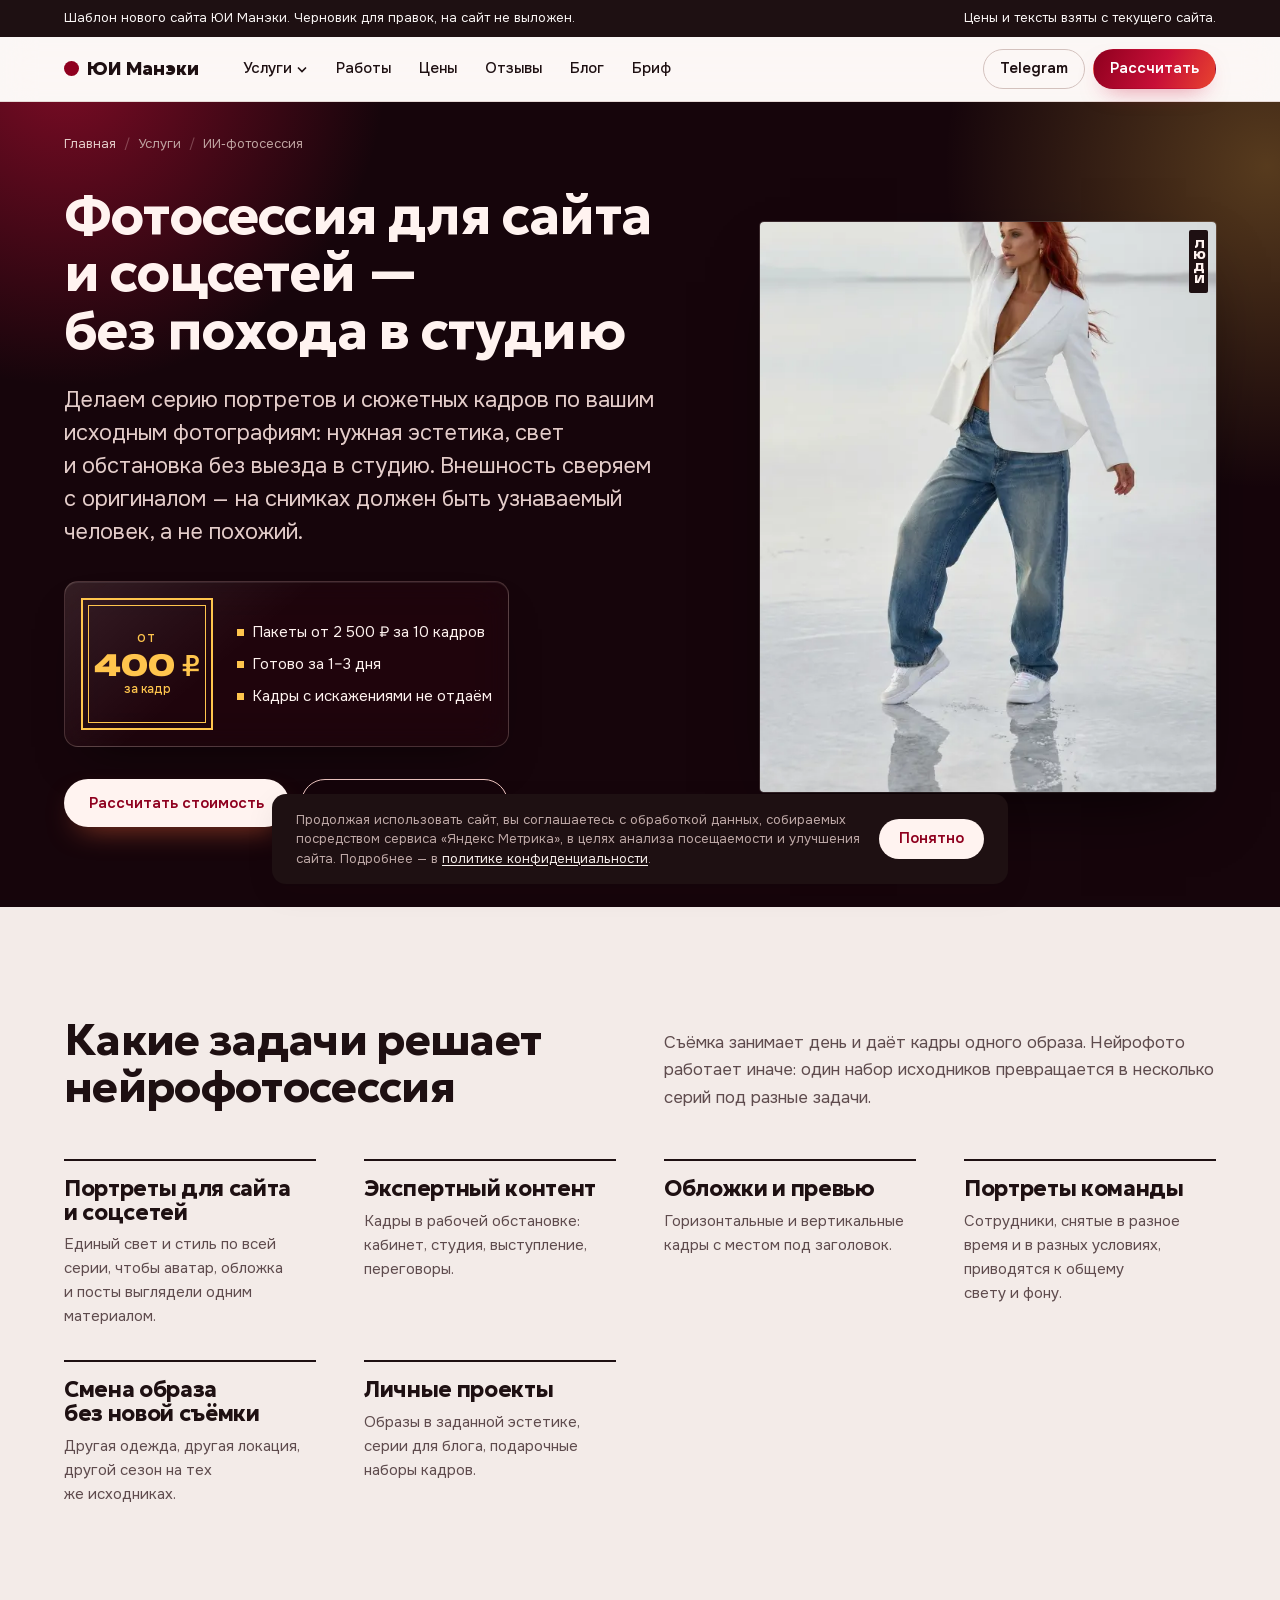
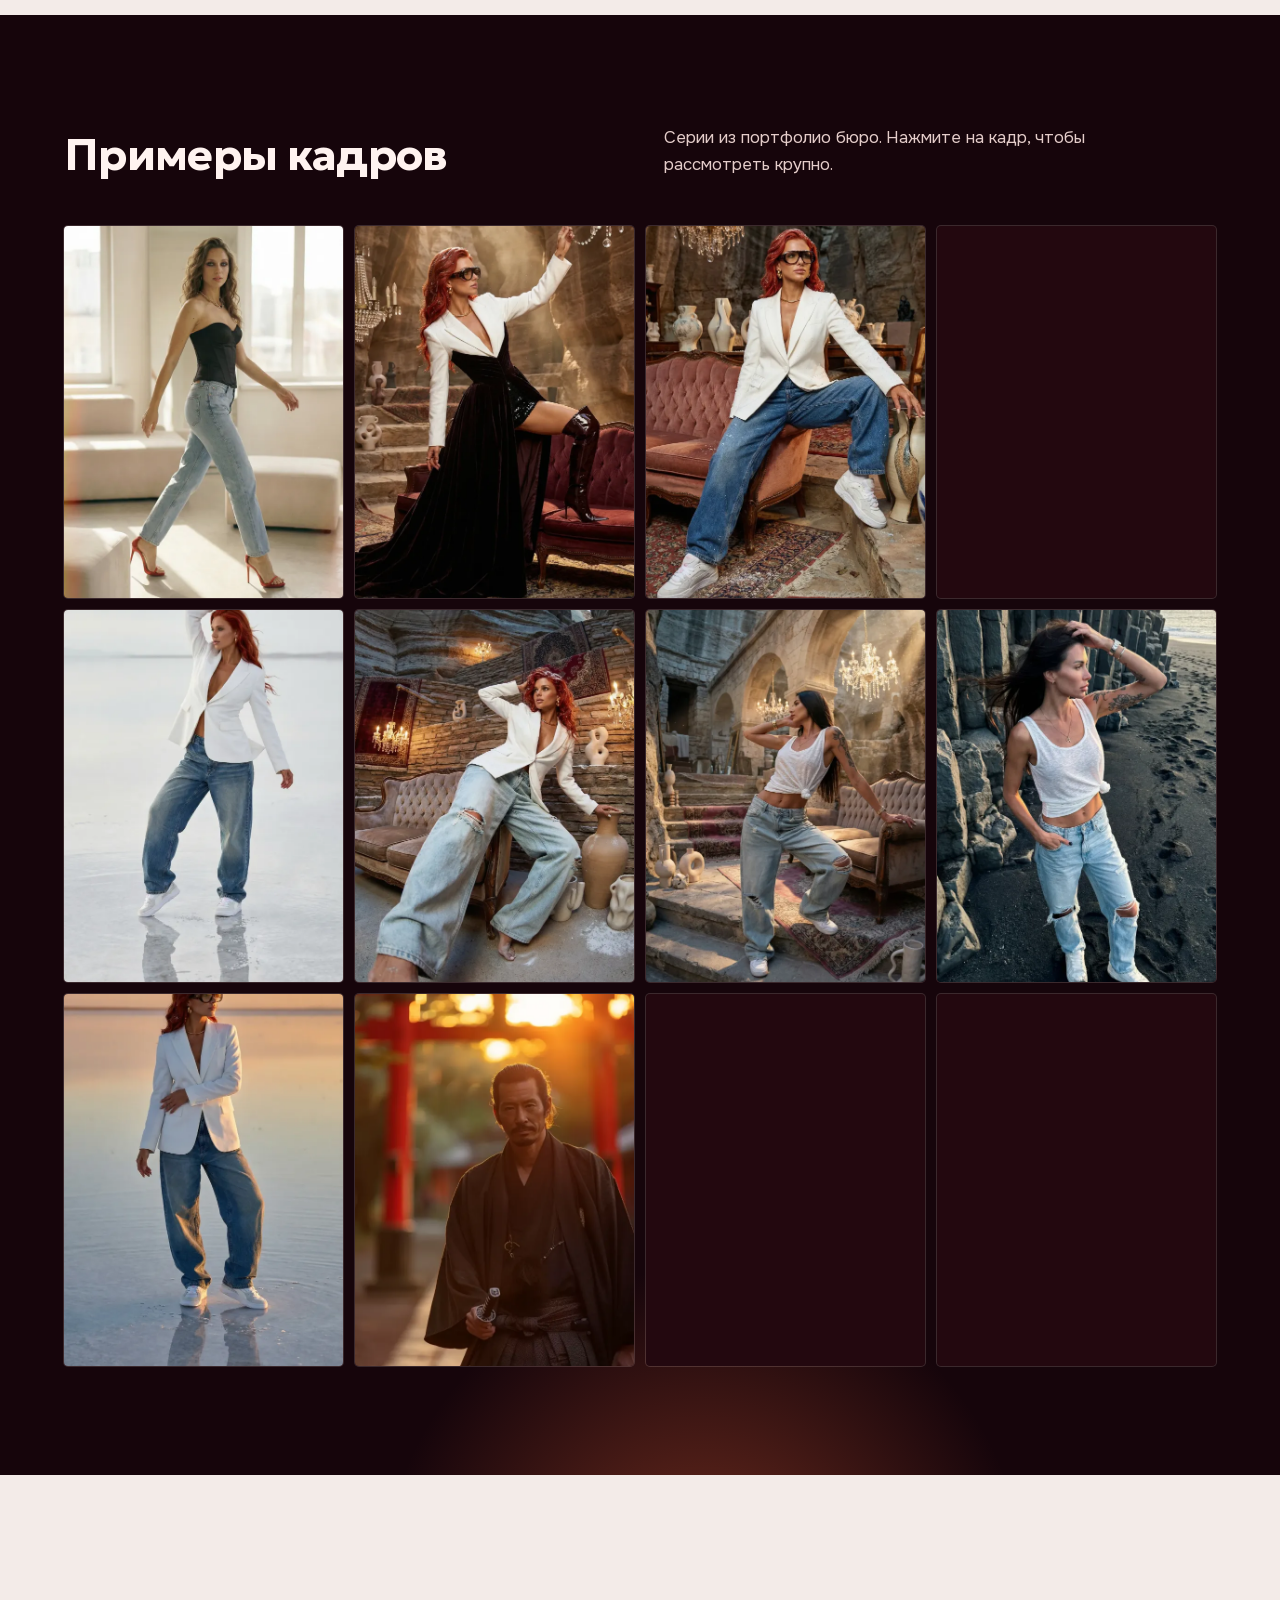
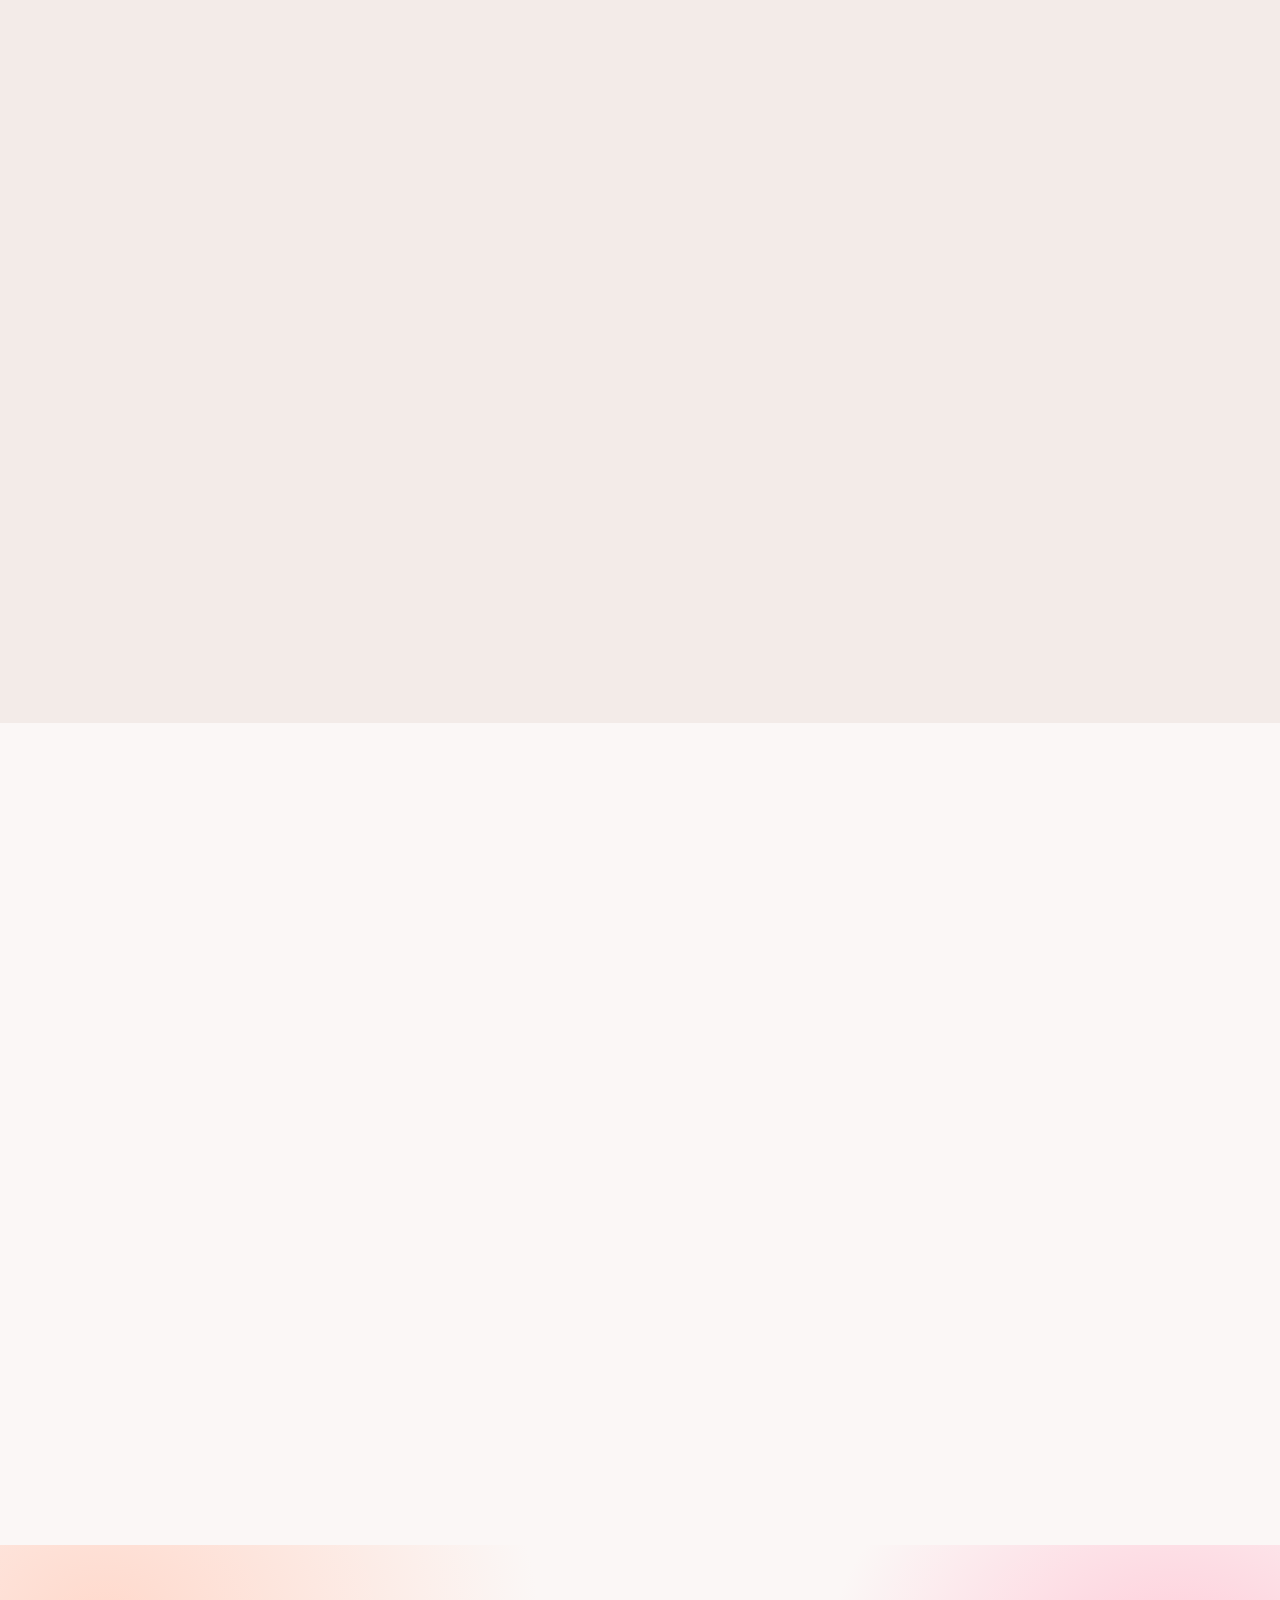
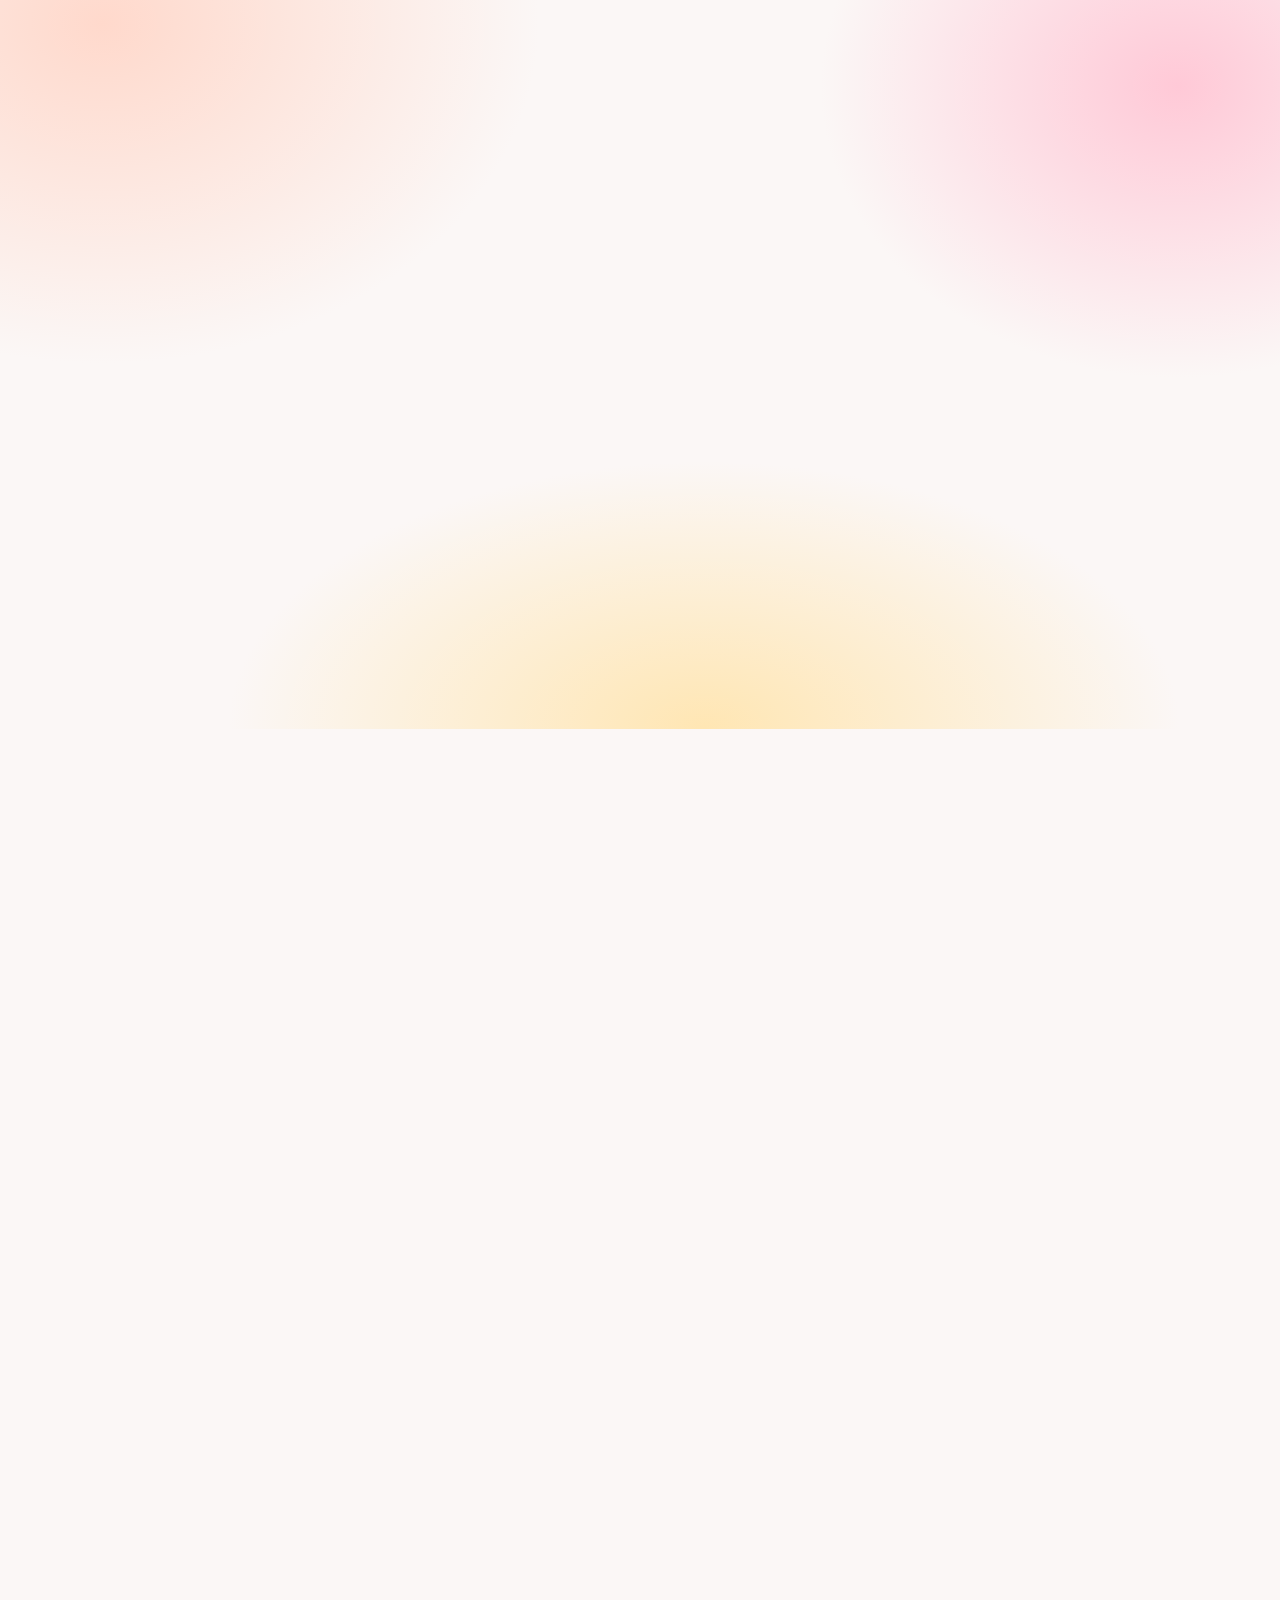
<file: neirofoto-dlya-lyudey.html>
<!doctype html>
<html lang="ru">
<head>
<meta charset="utf-8">
<meta name="viewport" content="width=device-width, initial-scale=1, viewport-fit=cover">
<meta name="color-scheme" content="light">
<title>ИИ-фотосессия без студии и фотографа — от 400 ₽ за кадр</title>
<meta content="ИИ-фотосессия по вашим фотографиям: кадры для сайта, соцсетей и страницы команды. От 400 ₽ за кадр, пакеты от 2 500 ₽, срок 1–3 дня." name="description"/>
<meta name="robots" content="noindex, nofollow">
<meta content="#090909" name="theme-color"/>
<meta content="#090909" name="msapplication-TileColor"/>
<meta content="/browserconfig.xml" name="msapplication-config"/>
<meta content="telephone=no" name="format-detection"/>
<meta content="Бюро визуального контента ЮИ Манэки" name="author"/>
<meta content="ru_RU" property="og:locale"/>
<meta content="website" property="og:type"/>
<meta content="ЮИ Манэки" property="og:site_name"/>
<meta content="Нейрофотосессия для эксперта и личного бренда — ЮИ Манэки" property="og:title"/>
<meta content="Серия портретов и сюжетных кадров по вашим фотографиям: нужная эстетика, свет и обстановка без выезда в студию." property="og:description"/>
<meta content="https://ui-maneki.ru/neirofoto-dlya-lyudey.html" property="og:url"/>
<meta content="https://ui-maneki.ru/keisy-neirofoto-dlya-brendov-i-ekspertov.webp" property="og:image"/>
<meta content="image/webp" property="og:image:type"/>
<meta content="1600" property="og:image:width"/>
<meta content="2000" property="og:image:height"/>
<meta content="Нейрофотосессия для эксперта и личного бренда — ЮИ Манэки" property="og:image:alt"/>
<meta content="summary_large_image" name="twitter:card"/>
<meta content="Нейрофотосессия для эксперта и личного бренда — ЮИ Манэки" name="twitter:title"/>
<meta content="Серия портретов и сюжетных кадров по вашим фотографиям: эстетика, свет и обстановка без студии." name="twitter:description"/>
<meta content="https://ui-maneki.ru/keisy-neirofoto-dlya-brendov-i-ekspertov.webp" name="twitter:image"/>
<link href="https://ui-maneki.ru/neirofoto-dlya-lyudey.html" rel="canonical"/>
<link href="https://ui-maneki.ru/neirofoto-dlya-lyudey.html" hreflang="ru-RU" rel="alternate"/>
<link href="https://ui-maneki.ru/neirofoto-dlya-lyudey.html" hreflang="x-default" rel="alternate"/>
<link href="https://ui-maneki.ru/favicon.ico" rel="shortcut icon" type="image/x-icon"/>
<link href="https://ui-maneki.ru/favicon.ico" rel="icon" sizes="any" type="image/x-icon"/>
<link href="https://ui-maneki.ru/favicon-48x48.png" rel="icon" sizes="48x48" type="image/png"/>
<link href="https://ui-maneki.ru/favicon-32x32.png" rel="icon" sizes="32x32" type="image/png"/>
<link href="https://ui-maneki.ru/favicon-16x16.png" rel="icon" sizes="16x16" type="image/png"/>
<link href="https://ui-maneki.ru/apple-touch-icon.png" rel="apple-touch-icon" sizes="180x180"/>
<link href="https://ui-maneki.ru/site.webmanifest" rel="manifest"/>
<script type="application/ld+json">{"@context": "https://schema.org", "@type": "WebPage", "@id": "https://ui-maneki.ru/neirofoto-dlya-lyudey.html#webpage", "name": "ИИ-фотосессия для сайта и соцсетей", "url": "https://ui-maneki.ru/neirofoto-dlya-lyudey.html", "inLanguage": "ru", "isPartOf": {"@id": "https://ui-maneki.ru/#website"}, "about": {"@id": "https://ui-maneki.ru/#organization"}, "description": "Нейрофото людей по вашим исходным фотографиям: портреты для сайта и соцсетей, кадры в рабочей обстановке, фото команды. От 400 ₽ за кадр, пакеты от 2 500 ₽, срок 1–3 дня."}</script>
<script type="application/ld+json">{"@context": "https://schema.org", "@type": "WebSite", "@id": "https://ui-maneki.ru/#website", "url": "https://ui-maneki.ru/", "name": "ЮИ Манэки", "inLanguage": "ru", "publisher": {"@id": "https://ui-maneki.ru/#organization"}}</script>
<script type="application/ld+json">{"@context": "https://schema.org", "@type": ["Organization", "ProfessionalService"], "priceRange": "₽₽", "taxID": "667010718983", "vatID": "667010718983", "@id": "https://ui-maneki.ru/#organization", "name": "Бюро визуального контента ЮИ Манэки", "alternateName": ["ЮИ Манэки", "Юи Манэки", "UI Maneki"], "url": "https://ui-maneki.ru/", "brand": "ЮИ Манэки", "logo": "https://ui-maneki.ru/apple-touch-icon.png", "image": "https://ui-maneki.ru/neirofoto-neirovideo-dlya-brendov-i-marketpleisov-yui-maneki-hero.webp", "description": "ЮИ Манэки создаёт нейрофото, нейровидео, нейроконтент и инфографику для брендов, маркетплейсов и соцсетей. Бюро находится в Екатеринбурге и работает с проектами по всей России.", "telephone": "+79126482826", "email": "seoinfolab@gmail.com", "address": {"@type": "PostalAddress", "addressLocality": "Екатеринбург", "addressRegion": "Свердловская область", "addressCountry": "RU"}, "geo": {"@type": "GeoCoordinates", "latitude": 56.8519, "longitude": 60.6122}, "areaServed": [{"@type": "Country", "name": "Россия"}, {"@type": "City", "name": "Екатеринбург"}], "contactPoint": [{"@type": "ContactPoint", "contactType": "customer support", "telephone": "+79126482826", "email": "seoinfolab@gmail.com", "areaServed": "RU", "availableLanguage": ["ru"]}], "sameAs": ["https://t.me/Irinaaaaaaak", "https://t.me/seolabmp", "https://vk.com/uimaneki", "https://ru.pinterest.com/neurocontentstudio/", "https://www.avito.ru/brands/5de7ce368de156627c8827f77917a1fe", "https://yandex.ru/profile/78532066268"], "knowsAbout": ["Инфографика для маркетплейсов", "Инфографика карточки товара", "Дизайн карточек для маркетплейсов", "Инфографика для Ozon", "Инфографика для Wildberries", "Продающая карточка товара", "Нейрофото для инфографики"]}</script>
<script type="application/ld+json">{"@context": "https://schema.org", "@type": "Service", "@id": "https://ui-maneki.ru/neirofoto-dlya-lyudey.html#service", "name": "Нейрофотосессия для людей: эксперты, личный бренд, команды", "serviceType": "Создание фотографий человека нейросетью по исходным снимкам", "url": "https://ui-maneki.ru/neirofoto-dlya-lyudey.html", "provider": {"@id": "https://ui-maneki.ru/#organization"}, "areaServed": {"@type": "Country", "name": "Россия"}, "description": "Серия портретов и сюжетных кадров по исходным фотографиям человека: стилистика, свет и обстановка согласуются до начала работы, сходство сверяется с оригиналом.", "offers": [{"@type": "Offer", "name": "Нейрофото поштучно, 1 человек", "price": "400", "priceCurrency": "RUB", "url": "https://ui-maneki.ru/neirofoto-dlya-lyudey.html", "description": "Цена за один кадр, минимальный заказ — от двух кадров"}, {"@type": "Offer", "name": "Пакет 10 кадров, 1 человек", "price": "2500", "priceCurrency": "RUB", "url": "https://ui-maneki.ru/neirofoto-dlya-lyudey.html"}, {"@type": "Offer", "name": "Пакет 15 кадров, 1 человек", "price": "3000", "priceCurrency": "RUB", "url": "https://ui-maneki.ru/neirofoto-dlya-lyudey.html"}, {"@type": "Offer", "name": "Пакет 20 кадров, 1 человек", "price": "3600", "priceCurrency": "RUB", "url": "https://ui-maneki.ru/neirofoto-dlya-lyudey.html"}]}</script>
<script type="application/ld+json">{"@context": "https://schema.org", "@type": "FAQPage", "mainEntity": [{"@type": "Question", "name": "Будет ли на фотографиях узнаваемый человек?", "acceptedAnswer": {"@type": "Answer", "text": "Это главный критерий приёмки. Кадры, где черты лица уехали, не отдаются — они отбраковываются на этапе проверки. Чем лучше исходники, тем выше сходство."}}, {"@type": "Question", "name": "Сколько исходных фотографий нужно прислать?", "acceptedAnswer": {"@type": "Answer", "text": "Обычно достаточно нескольких кадров с разных ракурсов при ровном свете. Точное количество зависит от объёма серии."}}, {"@type": "Question", "name": "Можно ли поменять одежду и обстановку?", "acceptedAnswer": {"@type": "Answer", "text": "Да. Одежда, локация, сезон и время суток задаются на этапе согласования стилистики."}}, {"@type": "Question", "name": "Подойдёт ли такое фото для документов?", "acceptedAnswer": {"@type": "Answer", "text": "Нет. Для документов нужна съёмка по установленным требованиям."}}, {"@type": "Question", "name": "Кому принадлежат права на готовые фотографии?", "acceptedAnswer": {"@type": "Answer", "text": "Заказчику. По условиям публичной оферты исключительные права на результат работ переходят заказчику после полной оплаты услуг."}}, {"@type": "Question", "name": "Чем это отличается от бесплатного бота, который делает аватары?", "acceptedAnswer": {"@type": "Answer", "text": "Инструмент похожий, работа разная. Бот отдаёт то, что получилось с первой попытки. Здесь перед производством согласуется стилистика, после генерации кадры отбираются, сходство сверяется с исходником, а артефакты правятся вручную."}}, {"@type": "Question", "name": "Сколько правок входит в стоимость?", "acceptedAnswer": {"@type": "Answer", "text": "Круг правок по согласованному заданию включён в стоимость. Изменение условий задачи после готовности считается отдельной работой."}}]}</script>
<script type="application/ld+json">{"@context": "https://schema.org", "@type": "BreadcrumbList", "itemListElement": [{"@type": "ListItem", "position": 1, "name": "Главная", "item": "https://ui-maneki.ru/"}, {"@type": "ListItem", "position": 2, "name": "Нейрофото для людей", "item": "https://ui-maneki.ru/neirofoto-dlya-lyudey.html"}]}</script>
<link rel="preload" href="fonts/geologica-cyrillic.woff2" as="font" type="font/woff2" crossorigin>
<link rel="preload" href="fonts/onest-cyrillic.woff2" as="font" type="font/woff2" crossorigin>
<link rel="stylesheet" href="css/site.css">
</head>
<body>
<a class="skip" href="#main">К содержанию</a>
<div class="tpl-note"><div class="wrap"><span>Шаблон нового сайта ЮИ Манэки. Черновик для правок, на сайт не выложен.</span><span>Цены и тексты взяты с текущего сайта.</span></div></div>
<header class="hdr">
<div class="wrap hdr__in">
<a class="logo" href="index.html"><span class="logo__dot" aria-hidden="true"></span>ЮИ&nbsp;Манэки</a>
<nav class="nav" aria-label="Основное меню">
<button class="nav__trigger" type="button" aria-expanded="false" aria-controls="svc-panel" aria-current="true">Услуги<svg viewBox="0 0 12 12" aria-hidden="true"><path d="M2 4.5 6 8.5l4-4" fill="none" stroke="currentColor" stroke-width="1.6"/></svg></button>
<a class="nav__link" href="cases.html">Работы</a><a class="nav__link" href="tariffs.html">Цены</a><a class="nav__link" href="index.html#reviews">Отзывы</a><a class="nav__link" href="blog/index.html">Блог</a><a class="nav__link" href="brief.html">Бриф</a>
</nav>
<div class="hdr__act">
<a class="btn btn--ghost btn--sm hdr__tg" href="https://t.me/Irinaaaaaaak?text=%D0%97%D0%B4%D1%80%D0%B0%D0%B2%D1%81%D1%82%D0%B2%D1%83%D0%B9%D1%82%D0%B5%21%20%D0%A5%D0%BE%D1%87%D1%83%20%D0%98%D0%98-%D1%84%D0%BE%D1%82%D0%BE%D1%81%D0%B5%D1%81%D1%81%D0%B8%D1%8E.%20%D0%A1%D0%BA%D0%BE%D0%BB%D1%8C%D0%BA%D0%BE%20%D1%8D%D1%82%D0%BE%20%D0%B1%D1%83%D0%B4%D0%B5%D1%82%20%D1%81%D1%82%D0%BE%D0%B8%D1%82%D1%8C%3F" target="_blank" rel="noopener">Telegram</a>
<a class="btn btn--fill btn--sm hdr__calc" href="#calc">Рассчитать</a>
<button class="hdr__menu" type="button" aria-expanded="false" aria-controls="sheet" aria-label="Открыть меню"><svg viewBox="0 0 20 20" aria-hidden="true"><path d="M3 6h14M3 10h14M3 14h14" fill="none" stroke="currentColor" stroke-width="1.6"/></svg></button>
</div>
</div>
<div class="svc-panel" id="svc-panel" hidden>
<div class="svc-panel__grid">
<div><p class="svc-panel__h">Услуги бюро</p><ul class="mm-list"><li><a class="mm-item" href="neirofoto-dlya-marketpleisov.html"><span class="mm-item__img"><img src="assets/cases/neirofoto/neirofoto-13.webp" srcset="assets/cases/neirofoto/neirofoto-13-w200.webp 200w, assets/cases/neirofoto/neirofoto-13.webp 1529w" sizes="56px" alt="Нейрофотосессия для личного бренда — кадр 13" width="1529" height="2048" decoding="async" loading="lazy"></span><b>ИИ‑фото товара</b><small>Товар в сцене или на ИИ‑модели</small><span class="mm-item__price">от 500 ₽ за кадр</span></a></li><li><a class="mm-item" href="infografika-dlya-marketpleisov.html"><span class="mm-item__img"><img src="keisy-infografiki-dlya-marketpleisov-560.webp" srcset="keisy-infografiki-dlya-marketpleisov-560-w200.webp 200w, keisy-infografiki-dlya-marketpleisov-560.webp 560w" sizes="56px" alt="" width="560" height="700" decoding="async" loading="lazy"></span><b>Инфографика</b><small>Обложка и слайды для WB и Ozon</small><span class="mm-item__price">от 550 ₽ за слайд</span></a></li><li><a class="mm-item" href="neirovideo-dlya-brenda.html"><span class="mm-item__img"><img src="assets/posters/neirovideo-05.webp" srcset="assets/posters/neirovideo-05-w200.webp 200w, assets/posters/neirovideo-05.webp 800w" sizes="56px" alt="" width="800" height="1072" decoding="async" loading="lazy"></span><b>Нейровидео</b><small>Оживление обложки и ролики</small><span class="mm-item__price">от 1 200 ₽ оживление кадра</span></a></li><li><a class="mm-item" href="neirofoto-dlya-lyudey.html"><span class="mm-item__img"><img src="assets/cases/neirofoto/neirofoto-06.webp" srcset="assets/cases/neirofoto/neirofoto-06-w200.webp 200w, assets/cases/neirofoto/neirofoto-06.webp 1143w" sizes="56px" alt="Нейрофотосессия для личного бренда — кадр 6" width="1143" height="2048" decoding="async" loading="lazy"></span><b>ИИ‑фотосессия</b><small>Портреты по вашим фотографиям</small><span class="mm-item__price">от 400 ₽ за кадр</span></a></li><li><a class="mm-item" href="neirokontent-dlya-brendov.html"><span class="mm-item__img"><img src="assets/cases/neirokontent/neirokontent-06.webp" srcset="assets/cases/neirokontent/neirokontent-06-w200.webp 200w, assets/cases/neirokontent/neirokontent-06.webp 781w" sizes="56px" alt="Нейроконтент: имиджевый визуал для бренда — кадр 6" width="781" height="1400" decoding="async" loading="lazy"></span><b>Нейроконтент</b><small>Фото, видео и слайды в одном стиле</small><span class="mm-item__price">от 500 ₽ пакеты визуала</span></a></li><li><a class="mm-item" href="cases.html"><span class="mm-item__img"><img src="assets/cases/neirokontent/neirokontent-04.webp" srcset="assets/cases/neirokontent/neirokontent-04-w200.webp 200w, assets/cases/neirokontent/neirokontent-04.webp 1045w" sizes="56px" alt="Нейроконтент: имиджевый визуал для бренда — кадр 4" width="1045" height="1400" decoding="async" loading="lazy"></span><b>Все работы</b><small>Фото, ролики и контент бюро</small><span class="mm-item__price">41 работа</span></a></li></ul></div>
<div class="mm-promo"><div class="glows" aria-hidden="true"><span class="glow glow--1"></span><span class="glow glow--3"></span></div>
<p class="mm-promo__t">Посчитайте заказ по прайсу</p>
<ul class="mm-promo__list"><li><span>Фото товара</span><i></i><b>от 500 ₽</b></li><li><span>Фотосессия</span><i></i><b>от 400 ₽</b></li><li><span>Инфографика</span><i></i><b>от 550 ₽</b></li><li><span>Оживление кадра</span><i></i><b>от 1 200 ₽</b></li></ul>
<a class="btn btn--on-field btn--sm" href="#calc">Открыть калькулятор</a></div>
</div>
<div class="svc-panel__foot"><a href="tariffs.html">Полный прайс</a><a href="brief.html">Заполнить бриф</a><a href="https://t.me/Irinaaaaaaak?text=%D0%97%D0%B4%D1%80%D0%B0%D0%B2%D1%81%D1%82%D0%B2%D1%83%D0%B9%D1%82%D0%B5%21%20%D0%A5%D0%BE%D1%87%D1%83%20%D0%98%D0%98-%D1%84%D0%BE%D1%82%D0%BE%D1%81%D0%B5%D1%81%D1%81%D0%B8%D1%8E.%20%D0%A1%D0%BA%D0%BE%D0%BB%D1%8C%D0%BA%D0%BE%20%D1%8D%D1%82%D0%BE%20%D0%B1%D1%83%D0%B4%D0%B5%D1%82%20%D1%81%D1%82%D0%BE%D0%B8%D1%82%D1%8C%3F" target="_blank" rel="noopener">Написать в Telegram</a><span>Отвечаем в течение рабочего дня</span></div>
</div>
</header>
<div class="nav-scrim" hidden></div>
<div class="sheet" id="sheet" role="dialog" aria-modal="true" aria-label="Меню" hidden>
<div class="sheet__top"><a class="logo" href="index.html"><span class="logo__dot" aria-hidden="true"></span>ЮИ&nbsp;Манэки</a>
<button class="hdr__menu sheet__close" type="button" aria-label="Закрыть меню"><svg viewBox="0 0 20 20" aria-hidden="true"><path d="m5 5 10 10M15 5 5 15" fill="none" stroke="currentColor" stroke-width="1.8"/></svg></button></div>
<p class="sheet__h">Услуги</p>
<ul class="sheet__svc"><li><a href="neirofoto-dlya-marketpleisov.html">ИИ‑фото товара<span>от 500 ₽</span></a></li><li><a href="infografika-dlya-marketpleisov.html">Инфографика<span>от 550 ₽</span></a></li><li><a href="neirovideo-dlya-brenda.html">Нейровидео<span>от 1 200 ₽</span></a></li><li><a href="neirofoto-dlya-lyudey.html">ИИ‑фотосессия<span>от 400 ₽</span></a></li><li><a href="neirokontent-dlya-brendov.html">Нейроконтент<span>от 500 ₽</span></a></li></ul>
<p class="sheet__h">Бюро</p>
<div class="sheet__links"><a href="cases.html">Работы</a><a href="tariffs.html">Цены</a><a href="index.html#reviews">Отзывы</a><a href="blog/index.html">Блог</a><a href="brief.html">Бриф</a><a href="documents.html">Документы</a></div>
<div class="sheet__cta"><a class="btn btn--fill" href="https://t.me/Irinaaaaaaak?text=%D0%97%D0%B4%D1%80%D0%B0%D0%B2%D1%81%D1%82%D0%B2%D1%83%D0%B9%D1%82%D0%B5%21%20%D0%A5%D0%BE%D1%87%D1%83%20%D0%98%D0%98-%D1%84%D0%BE%D1%82%D0%BE%D1%81%D0%B5%D1%81%D1%81%D0%B8%D1%8E.%20%D0%A1%D0%BA%D0%BE%D0%BB%D1%8C%D0%BA%D0%BE%20%D1%8D%D1%82%D0%BE%20%D0%B1%D1%83%D0%B4%D0%B5%D1%82%20%D1%81%D1%82%D0%BE%D0%B8%D1%82%D1%8C%3F" target="_blank" rel="noopener">Написать в Telegram</a><a class="btn btn--ghost" href="#calc">Рассчитать стоимость</a></div>
<p class="sheet__h">Связь</p>
<p class="sheet__contacts"><span>+7 912 648-28-26</span><span>seoinfolab@gmail.com</span><span>Екатеринбург, работаем по всей России</span></p>
</div>
<main id="main">
<section class="shero night"><div class="glows" aria-hidden="true"><span class="glow glow--1"></span><span class="glow glow--3"></span></div><div class="wrap">
<nav aria-label="Хлебные крошки"><ol class="crumbs"><li><a href="index.html">Главная</a></li><li><span aria-current="page">Услуги</span></li><li><span aria-current="page">ИИ‑фотосессия</span></li></ol></nav>
<div class="shero__grid">
<div>
<h1>Фотосессия для сайта и соцсетей — без похода в студию</h1>
<p class="shero__lead">Делаем серию портретов и сюжетных кадров по вашим исходным фотографиям: нужная эстетика, свет и обстановка без выезда в студию. Внешность сверяем с оригиналом — на снимках должен быть узнаваемый человек, а не похожий.</p>
<div class="shero__deal glass glass--dark" data-spot><div class="seal" aria-label="от 400 ₽ за кадр"><span class="seal__from">от</span><span class="seal__num">400 ₽</span><span class="seal__unit">за кадр</span></div><ul class="facts"><li>Пакеты от 2 500 ₽ за 10 кадров</li><li>Готово за 1–3 дня</li><li>Кадры с искажениями не отдаём</li></ul></div>
<div class="shero__cta"><a class="btn btn--on-field" href="#calc">Рассчитать стоимость</a><a class="btn btn--ghost-field" href="https://t.me/Irinaaaaaaak?text=%D0%97%D0%B4%D1%80%D0%B0%D0%B2%D1%81%D1%82%D0%B2%D1%83%D0%B9%D1%82%D0%B5%21%20%D0%A5%D0%BE%D1%87%D1%83%20%D0%98%D0%98-%D1%84%D0%BE%D1%82%D0%BE%D1%81%D0%B5%D1%81%D1%81%D0%B8%D1%8E.%20%D0%A1%D0%BA%D0%BE%D0%BB%D1%8C%D0%BA%D0%BE%20%D1%8D%D1%82%D0%BE%20%D0%B1%D1%83%D0%B4%D0%B5%D1%82%20%D1%81%D1%82%D0%BE%D0%B8%D1%82%D1%8C%3F" target="_blank" rel="noopener">Написать в Telegram</a></div>
</div>
<figure class="shero__media"><span class="vlabel" aria-hidden="true">ЛЮДИ</span><img src="assets/cases/neirofoto/neirofoto-08.webp" srcset="assets/cases/neirofoto/neirofoto-08-w600.webp 600w, assets/cases/neirofoto/neirofoto-08-w900.webp 900w, assets/cases/neirofoto/neirofoto-08.webp 1143w" sizes="(min-width: 60rem) 36vw, calc(100vw - 2rem)" alt="Нейрофотосессия для личного бренда — кадр 8" width="1143" height="2048" decoding="async" fetchpriority="high"></figure>
</div></div></section>
<section class="sec sec--alt" id="tasks"><div class="wrap"><header class="sec__head sec__head--split" data-reveal><h2>Какие задачи решает нейрофотосессия</h2><p>Съёмка занимает день и даёт кадры одного образа. Нейрофото работает иначе: один набор исходников превращается в несколько серий под разные задачи.</p></header><div class="items" data-stagger><div class="item" data-reveal><h3>Портреты для сайта и соцсетей</h3><p>Единый свет и стиль по всей серии, чтобы аватар, обложка и посты выглядели одним материалом.</p></div><div class="item" data-reveal><h3>Экспертный контент</h3><p>Кадры в рабочей обстановке: кабинет, студия, выступление, переговоры.</p></div><div class="item" data-reveal><h3>Обложки и превью</h3><p>Горизонтальные и вертикальные кадры с местом под заголовок.</p></div><div class="item" data-reveal><h3>Портреты команды</h3><p>Сотрудники, снятые в разное время и в разных условиях, приводятся к общему свету и фону.</p></div><div class="item" data-reveal><h3>Смена образа без новой съёмки</h3><p>Другая одежда, другая локация, другой сезон на тех же исходниках.</p></div><div class="item" data-reveal><h3>Личные проекты</h3><p>Образы в заданной эстетике, серии для блога, подарочные наборы кадров.</p></div></div></div></section>
<section class="sec night" id="primery"><div class="glows" aria-hidden="true"><span class="glow glow--2"></span></div><div class="wrap"><header class="sec__head sec__head--split" data-reveal><h2>Примеры кадров</h2><p>Серии из портфолио бюро. Нажмите на кадр, чтобы рассмотреть крупно.</p></header>
<ul class="gallery" id="g-people" data-lb-group data-stagger><li data-reveal><button class="gal" type="button" data-lb-item data-kind="img" data-src="assets/cases/neirofoto/neirofoto-01.webp" data-alt="Нейрофотосессия для личного бренда — кадр 1"><img src="assets/cases/neirofoto/neirofoto-01.webp" srcset="assets/cases/neirofoto/neirofoto-01-w600.webp 600w, assets/cases/neirofoto/neirofoto-01.webp 1529w" sizes="(min-width: 64rem) 300px, (min-width: 40rem) 33vw, 50vw" alt="Нейрофотосессия для личного бренда — кадр 1" width="1529" height="2048" decoding="async" loading="lazy"><span class="vh">Открыть крупно</span></button></li><li data-reveal><button class="gal" type="button" data-lb-item data-kind="img" data-src="assets/cases/neirofoto/neirofoto-05.webp" data-alt="Нейрофотосессия для личного бренда — кадр 5"><img src="assets/cases/neirofoto/neirofoto-05.webp" srcset="assets/cases/neirofoto/neirofoto-05-w600.webp 600w, assets/cases/neirofoto/neirofoto-05.webp 1143w" sizes="(min-width: 64rem) 300px, (min-width: 40rem) 33vw, 50vw" alt="Нейрофотосессия для личного бренда — кадр 5" width="1143" height="2048" decoding="async" loading="lazy"><span class="vh">Открыть крупно</span></button></li><li data-reveal><button class="gal" type="button" data-lb-item data-kind="img" data-src="assets/cases/neirofoto/neirofoto-06.webp" data-alt="Нейрофотосессия для личного бренда — кадр 6"><img src="assets/cases/neirofoto/neirofoto-06.webp" srcset="assets/cases/neirofoto/neirofoto-06-w600.webp 600w, assets/cases/neirofoto/neirofoto-06.webp 1143w" sizes="(min-width: 64rem) 300px, (min-width: 40rem) 33vw, 50vw" alt="Нейрофотосессия для личного бренда — кадр 6" width="1143" height="2048" decoding="async" loading="lazy"><span class="vh">Открыть крупно</span></button></li><li data-reveal><button class="gal" type="button" data-lb-item data-kind="img" data-src="assets/cases/neirofoto/neirofoto-07.webp" data-alt="Нейрофотосессия для личного бренда — кадр 7"><img src="assets/cases/neirofoto/neirofoto-07.webp" srcset="assets/cases/neirofoto/neirofoto-07-w600.webp 600w, assets/cases/neirofoto/neirofoto-07.webp 1143w" sizes="(min-width: 64rem) 300px, (min-width: 40rem) 33vw, 50vw" alt="Нейрофотосессия для личного бренда — кадр 7" width="1143" height="2048" decoding="async" loading="lazy"><span class="vh">Открыть крупно</span></button></li><li data-reveal><button class="gal" type="button" data-lb-item data-kind="img" data-src="assets/cases/neirofoto/neirofoto-08.webp" data-alt="Нейрофотосессия для личного бренда — кадр 8"><img src="assets/cases/neirofoto/neirofoto-08.webp" srcset="assets/cases/neirofoto/neirofoto-08-w600.webp 600w, assets/cases/neirofoto/neirofoto-08.webp 1143w" sizes="(min-width: 64rem) 300px, (min-width: 40rem) 33vw, 50vw" alt="Нейрофотосессия для личного бренда — кадр 8" width="1143" height="2048" decoding="async" loading="lazy"><span class="vh">Открыть крупно</span></button></li><li data-reveal><button class="gal" type="button" data-lb-item data-kind="img" data-src="assets/cases/neirofoto/neirofoto-11.webp" data-alt="Нейрофотосессия для личного бренда — кадр 11"><img src="assets/cases/neirofoto/neirofoto-11.webp" srcset="assets/cases/neirofoto/neirofoto-11-w600.webp 600w, assets/cases/neirofoto/neirofoto-11.webp 1143w" sizes="(min-width: 64rem) 300px, (min-width: 40rem) 33vw, 50vw" alt="Нейрофотосессия для личного бренда — кадр 11" width="1143" height="2048" decoding="async" loading="lazy"><span class="vh">Открыть крупно</span></button></li><li data-reveal><button class="gal" type="button" data-lb-item data-kind="img" data-src="assets/cases/neirofoto/neirofoto-14.webp" data-alt="Нейрофотосессия для личного бренда — кадр 14"><img src="assets/cases/neirofoto/neirofoto-14.webp" srcset="assets/cases/neirofoto/neirofoto-14-w600.webp 600w, assets/cases/neirofoto/neirofoto-14.webp 1143w" sizes="(min-width: 64rem) 300px, (min-width: 40rem) 33vw, 50vw" alt="Нейрофотосессия для личного бренда — кадр 14" width="1143" height="2048" decoding="async" loading="lazy"><span class="vh">Открыть крупно</span></button></li><li data-reveal><button class="gal" type="button" data-lb-item data-kind="img" data-src="assets/cases/neirofoto/neirofoto-15.webp" data-alt="Нейрофотосессия для личного бренда — кадр 15"><img src="assets/cases/neirofoto/neirofoto-15.webp" srcset="assets/cases/neirofoto/neirofoto-15-w600.webp 600w, assets/cases/neirofoto/neirofoto-15.webp 1143w" sizes="(min-width: 64rem) 300px, (min-width: 40rem) 33vw, 50vw" alt="Нейрофотосессия для личного бренда — кадр 15" width="1143" height="2048" decoding="async" loading="lazy"><span class="vh">Открыть крупно</span></button></li><li data-reveal><button class="gal" type="button" data-lb-item data-kind="img" data-src="assets/cases/neirofoto/neirofoto-16.webp" data-alt="Нейрофотосессия для личного бренда — кадр 16"><img src="assets/cases/neirofoto/neirofoto-16.webp" srcset="assets/cases/neirofoto/neirofoto-16-w600.webp 600w, assets/cases/neirofoto/neirofoto-16.webp 1143w" sizes="(min-width: 64rem) 300px, (min-width: 40rem) 33vw, 50vw" alt="Нейрофотосессия для личного бренда — кадр 16" width="1143" height="2048" decoding="async" loading="lazy"><span class="vh">Открыть крупно</span></button></li><li data-reveal><button class="gal" type="button" data-lb-item data-kind="img" data-src="assets/cases/neirokontent/neirokontent-02.webp" data-alt="Нейроконтент: имиджевый визуал для бренда — кадр 2"><img src="assets/cases/neirokontent/neirokontent-02.webp" srcset="assets/cases/neirokontent/neirokontent-02-w600.webp 600w, assets/cases/neirokontent/neirokontent-02.webp 896w" sizes="(min-width: 64rem) 300px, (min-width: 40rem) 33vw, 50vw" alt="Нейроконтент: имиджевый визуал для бренда — кадр 2" width="896" height="1344" decoding="async" loading="lazy"><span class="vh">Открыть крупно</span></button></li><li data-reveal><button class="gal" type="button" data-lb-item data-kind="img" data-src="assets/cases/neirokontent/neirokontent-07.webp" data-alt="Нейроконтент: имиджевый визуал для бренда — кадр 7"><img src="assets/cases/neirokontent/neirokontent-07.webp" srcset="assets/cases/neirokontent/neirokontent-07-w600.webp 600w, assets/cases/neirokontent/neirokontent-07.webp 1045w" sizes="(min-width: 64rem) 300px, (min-width: 40rem) 33vw, 50vw" alt="Нейроконтент: имиджевый визуал для бренда — кадр 7" width="1045" height="1400" decoding="async" loading="lazy"><span class="vh">Открыть крупно</span></button></li><li data-reveal><button class="gal" type="button" data-lb-item data-kind="img" data-src="assets/cases/neirokontent/neirokontent-10.webp" data-alt="Нейроконтент: имиджевый визуал для бренда — кадр 10"><img src="assets/cases/neirokontent/neirokontent-10.webp" srcset="assets/cases/neirokontent/neirokontent-10-w600.webp 600w, assets/cases/neirokontent/neirokontent-10.webp 896w" sizes="(min-width: 64rem) 300px, (min-width: 40rem) 33vw, 50vw" alt="Нейроконтент: имиджевый визуал для бренда — кадр 10" width="896" height="1344" decoding="async" loading="lazy"><span class="vh">Открыть крупно</span></button></li></ul></div></section>
<section class="sec sec--alt" id="komu"><div class="wrap about" style="align-items:start">
<div><header class="sec__head" data-reveal><h2>Кому подходит</h2></header><ul class="facts" style="font-size:var(--text-md);gap:.7rem"><li>экспертам и специалистам, которым нужен регулярный визуал, а на съёмки нет времени;</li><li>владельцам небольшого бизнеса — портрет для сайта, договоров и профилей;</li><li>компаниям, которым нужна единообразная фотография команды;</li><li>авторам блогов и каналов, где визуал расходуется быстро;</li><li>тем, кто хочет попробовать образ до того, как заказывать съёмку.</li></ul><p class="note">Не подойдёт там, где требуется документальная фотография: снимки на документы, репортаж с события, подтверждение факта. Для таких задач нужна камера.</p></div>
<div id="ishodniki"><header class="sec__head" data-reveal><h2>Что нужно от вас</h2><p>Результат зависит от исходников сильнее, чем от чего-либо ещё.</p></header><ul class="facts" style="font-size:var(--text-md);gap:.7rem"><li>фотографии человека в хорошем качестве, без обработки и фильтров;</li><li>несколько ракурсов: анфас, три четверти, профиль;</li><li>ровный свет, лицо не в тени и не пересвечено;</li><li>файлы без сжатия мессенджером — архивом или ссылкой на облако;</li><li>референсы, если они есть. Если нет, подберём стилистику и покажем варианты до начала работы.</li></ul><p class="note">Для съёмки нескольких человек исходники нужны на каждого. Цена рассчитывается отдельно за каждого человека в кадре.</p></div>
</div></section>
<section class="sec" id="price"><div class="wrap"><header class="sec__head sec__head--split" data-reveal><h2>Цены</h2><p>Минимальный заказ — два кадра. Цены указаны для одного человека в кадре; за каждого дополнительного человека прибавляется 50 ₽ к стоимости кадра.</p></header><div class="tbl-wrap"><table class="tbl"><caption class="vh">Цены на нейрофотосессию</caption><thead><tr><th scope="col">Формат</th><th scope="col">1 человек</th><th scope="col">2 человека</th><th scope="col">3 человека</th></tr></thead><tbody><tr><td>Поштучно, за кадр</td><td data-label="1 человек">400 ₽</td><td data-label="2 человека">450 ₽</td><td data-label="3 человека">500 ₽</td></tr><tr><td>Минимальный заказ</td><td data-label="1 человек">800 ₽</td><td data-label="2 человека">считается от двух кадров по цене за человека</td></tr><tr><td>Пакет 10 фото</td><td data-label="1 человек">2 500 ₽</td><td data-label="2 человека">3 000 ₽</td><td data-label="3 человека">3 500 ₽</td></tr><tr><td>Пакет 15 фото</td><td data-label="1 человек">3 000 ₽</td><td data-label="2 человека">3 750 ₽</td><td data-label="3 человека">4 500 ₽</td></tr><tr><td>Пакет 20 фото</td><td data-label="1 человек">3 600 ₽</td><td data-label="2 человека">4 600 ₽</td><td data-label="3 человека">5 600 ₽</td></tr><tr><td>Дополнительное фото к пакету</td><td data-label="1 человек">120 ₽</td><td data-label="2 человека">150 ₽</td><td data-label="3 человека">170 ₽</td></tr></tbody></table></div>
<p class="fine">Сколько референсов нужно под пакет: 3–5 фотографий для десяти кадров, 7–8 для пятнадцати, 9–10 для двадцати.</p><p class="fine">Оплата — предоплата 50%, остаток после готовности. Срок работы — от одного до трёх дней в зависимости от объёма. Полный прайс по всем услугам бюро — на странице <a href="tariffs.html">цен и форматов работы</a>.</p></div></section>
<section class="sec sec--aurora" id="calc"><span id="pricing" class="anchor" aria-hidden="true"></span>
<div class="wrap">
<header class="sec__head sec__head--split" data-reveal><h2>Посчитайте заказ</h2><p>Цены из прайса бюро. Итог подтверждаем после брифа: на цену влияют сложность сцены и число предметов в кадре.</p></header>
<div class="calc" data-calc>
<form class="calc__form" data-calc-form aria-label="Параметры заказа">
<fieldset><legend>Что нужно</legend><div class="segs">
<label class="seg"><input type="radio" name="svc" value="product"><span>Фото товара</span></label><label class="seg"><input type="radio" name="svc" value="people" checked><span>Фотосессия</span></label><label class="seg"><input type="radio" name="svc" value="info"><span>Инфографика</span></label><label class="seg"><input type="radio" name="svc" value="video"><span>Видео</span></label>
</div><p class="calc__hint">Нейроконтент считаем по задаче: <a href="https://t.me/Irinaaaaaaak?text=%D0%97%D0%B4%D1%80%D0%B0%D0%B2%D1%81%D1%82%D0%B2%D1%83%D0%B9%D1%82%D0%B5%21%20%D0%9D%D1%83%D0%B6%D0%B5%D0%BD%20%D0%B2%D0%B8%D0%B7%D1%83%D0%B0%D0%BB%20%D0%B4%D0%BB%D1%8F%20%D0%B1%D1%80%D0%B5%D0%BD%D0%B4%D0%B0%20%D0%B2%20%D0%BE%D0%B4%D0%BD%D0%BE%D0%BC%20%D1%81%D1%82%D0%B8%D0%BB%D0%B5." target="_blank" rel="noopener">напишите в Telegram</a>.</p></fieldset>

<div class="calc__group" data-group="product" hidden>
<div><label class="lbl" for="c-p-qty">Сколько кадров</label>
<div class="calc__row"><div class="stepper"><button type="button" data-step="-1" aria-label="Меньше: кадров">−</button><input id="c-p-qty" type="number" inputmode="numeric" min="2" max="40" value="5"><button type="button" data-step="1" aria-label="Больше: кадров">+</button></div><div class="quick" data-for="c-p-qty" role="group" aria-label="Пакеты кадров"><button type="button" data-set="5" aria-pressed="true">5</button><button type="button" data-set="10" aria-pressed="false">10</button><button type="button" data-set="15" aria-pressed="false">15</button><button type="button" data-set="20" aria-pressed="false">20</button></div></div>
<p class="calc__hint">Пакеты на 5, 10, 15 и 20 кадров — для одного товара. Минимальный заказ — 2 кадра.</p></div>
<fieldset><legend>Товары в заказе</legend><div class="segs"><label class="seg"><input type="radio" name="p-mode" value="one" checked><span>Один товар</span></label><label class="seg"><input type="radio" name="p-mode" value="many"><span>Разные товары</span></label></div></fieldset>
</div>

<div class="calc__group" data-group="people">
<div><label class="lbl" for="c-l-qty">Сколько кадров</label>
<div class="calc__row"><div class="stepper"><button type="button" data-step="-1" aria-label="Меньше: кадров">−</button><input id="c-l-qty" type="number" inputmode="numeric" min="2" max="40" value="10"><button type="button" data-step="1" aria-label="Больше: кадров">+</button></div><div class="quick" data-for="c-l-qty" role="group" aria-label="Пакеты кадров"><button type="button" data-set="10" aria-pressed="true">10</button><button type="button" data-set="15" aria-pressed="false">15</button><button type="button" data-set="20" aria-pressed="false">20</button></div></div></div>
<fieldset><legend>Людей в кадре</legend><div class="segs"><label class="seg"><input type="radio" name="l-persons" value="1" checked><span>1 человек</span></label><label class="seg"><input type="radio" name="l-persons" value="2"><span>2 человека</span></label><label class="seg"><input type="radio" name="l-persons" value="3"><span>3 человека</span></label></div>
<p class="calc__hint">За каждого следующего человека в кадре — плюс 50 ₽ к цене кадра.</p></fieldset>
</div>

<div class="calc__group" data-group="info" hidden>
<fieldset><legend>Пакет слайдов</legend><div class="segs"><label class="seg"><input type="radio" name="i-pack" value="6" checked><span>6 слайдов — «Оптимальный»</span></label><label class="seg"><input type="radio" name="i-pack" value="10"><span>10 слайдов — «Расширенный»</span></label></div></fieldset>
<fieldset><legend>Формат</legend><div class="segs"><label class="seg"><input type="radio" name="i-mode" value="tz" checked><span>По вашему ТЗ</span></label><label class="seg"><input type="radio" name="i-mode" value="key"><span>Под ключ</span></label></div></fieldset>
</div>

<div class="calc__group" data-group="video" hidden>
<fieldset><legend>Что сделать</legend><div class="segs"><label class="seg"><input type="radio" name="v-kind" value="anim" checked><span>Оживить кадр</span></label><label class="seg"><input type="radio" name="v-kind" value="roll"><span>Ролик от 30 секунд</span></label></div></fieldset>
<div data-video-qty><label class="lbl" for="c-v-qty">Сколько кадров оживить</label>
<div class="calc__row"><div class="stepper"><button type="button" data-step="-1" aria-label="Меньше: кадров" disabled>−</button><input id="c-v-qty" type="number" inputmode="numeric" min="1" max="10" value="1"><button type="button" data-step="1" aria-label="Больше: кадров">+</button></div></div>
<p class="calc__hint">Каждый кадр — до 5 секунд движения.</p></div>
</div>
</form>

<aside class="receipt glass" aria-label="Расчёт" aria-live="polite" data-spot>
<p class="receipt__title">Расчёт по прайсу</p>
<ul class="receipt__lines" data-r-lines><li><span>Пакет на 10 кадров</span><span>2 500 ₽</span></li><li class="muted"><span>Поштучно вышло бы</span><span>4 000 ₽</span></li></ul>
<p class="receipt__total"><span>Итого</span><b data-r-total>2 500 ₽</b></p>
<p class="receipt__meta" data-r-meta>Предоплата 50 % — 1 250 ₽ · Срок: 1–3 дня</p>
<p class="receipt__tip" data-r-tip hidden></p>
<div class="receipt__cta"><a class="btn btn--fill" data-r-tg href="https://t.me/Irinaaaaaaak?text=%D0%97%D0%B4%D1%80%D0%B0%D0%B2%D1%81%D1%82%D0%B2%D1%83%D0%B9%D1%82%D0%B5!%20%D0%A0%D0%B0%D1%81%D1%87%D1%91%D1%82%20%D1%81%20%D1%81%D0%B0%D0%B9%D1%82%D0%B0%3A%20%D0%98%D0%98-%D1%84%D0%BE%D1%82%D0%BE%D1%81%D0%B5%D1%81%D1%81%D0%B8%D1%8F%2C%2010%20%D0%BA%D0%B0%D0%B4%D1%80%D0%BE%D0%B2%2C%20%D0%BB%D1%8E%D0%B4%D0%B5%D0%B9%20%D0%B2%20%D0%BA%D0%B0%D0%B4%D1%80%D0%B5%3A%201%20%E2%80%94%202%C2%A0500%C2%A0%E2%82%BD.%20%D0%A5%D0%BE%D1%87%D1%83%20%D0%BE%D0%B1%D1%81%D1%83%D0%B4%D0%B8%D1%82%D1%8C%20%D0%B7%D0%B0%D0%BA%D0%B0%D0%B7." target="_blank" rel="noopener">Отправить в Telegram</a><a class="btn btn--ghost" data-r-lead href="#lead">Оставить заявку</a></div>
<p class="receipt__note" data-r-note>На 10 кадров нужны 3–5 исходных фото, на 15 — 7–8, на 20 — 9–10. Круг правок по заданию включён.</p>
</aside>
</div>

</div>
</section>
<section class="sec" id="process"><div class="wrap"><header class="sec__head" data-reveal><h2>Как проходит работа</h2></header><ol class="steps" data-stagger><li class="step"><span class="step__n">1</span><p><b>Бриф</b>Задача, площадка, количество кадров, желаемая стилистика.</p></li><li class="step"><span class="step__n">2</span><p><b>Стилистика и референсы</b>Согласуем образы, обстановку и свет до начала производства.</p></li><li class="step"><span class="step__n">3</span><p><b>Пробные кадры</b>Показываем несколько вариантов, чтобы уточнить направление.</p></li><li class="step"><span class="step__n">4</span><p><b>Производство серии</b>Основной объём по утверждённой стилистике.</p></li><li class="step"><span class="step__n">5</span><p><b>Проверка сходства</b>Сверяем черты лица с исходниками, отбраковываем кадры с искажениями.</p></li><li class="step"><span class="step__n">6</span><p><b>Доработка</b>Исправление артефактов, ретушь, цветокоррекция.</p></li><li class="step"><span class="step__n">7</span><p><b>Правки</b>Круг правок по согласованному заданию входит в стоимость.</p></li><li class="step"><span class="step__n">8</span><p><b>Передача</b>Готовые файлы в нужных форматах.</p></li></ol><p class="note">Сюрпризов в конце не бывает: стилистику и пробные кадры вы видите до того, как начнётся основная работа.</p><ul class="terms" data-stagger><li data-reveal data-spot><b>50 %</b>предоплата, остаток после готовности</li><li data-reveal data-spot><b>1–3 дня</b>в зависимости от объёма</li><li data-reveal data-spot><b>Пробные кадры</b>видите стиль до основной работы</li><li data-reveal data-spot><b>Проверка сходства</b>кадры с искажениями не отдаём</li></ul></div></section>
<section class="sec sec--alt" id="sravnenie"><div class="wrap"><header class="sec__head sec__head--split" data-reveal><h2>Чем отличается от обычной фотосессии</h2></header><div class="tbl-wrap"><table class="tbl"><thead><tr><th scope="col">Что сравниваем</th><th scope="col">Нейрофотосессия</th><th scope="col">Съёмка с фотографом</th></tr></thead><tbody><tr><td>Что нужно от вас</td><td data-label="Нейрофотосессия">Готовые фотографии в хорошем качестве</td><td data-label="Съёмка с фотографом">Личное присутствие, время на съёмку</td></tr><tr><td>Срок</td><td data-label="Нейрофотосессия">1–3 дня</td><td data-label="Съёмка с фотографом">День съёмки плюс обработка</td></tr><tr><td>Смена образа и локации</td><td data-label="Нейрофотосессия">Без ограничений на тех же исходниках</td><td data-label="Съёмка с фотографом">Новая съёмка под каждый образ</td></tr><tr><td>Документальная точность</td><td data-label="Нейрофотосессия">Не подходит для документов и репортажа</td><td data-label="Съёмка с фотографом">Подходит</td></tr><tr><td>Что решает качество</td><td data-label="Нейрофотосессия">Исходные фотографии и контроль сходства</td><td data-label="Съёмка с фотографом">Свет, оптика, работа с моделью</td></tr></tbody></table></div><p class="note">Технологии дополняют друг друга: одна хорошая съёмка даёт исходники, из которых потом собираются серии под разные задачи.</p></div></section>
<section class="sec" id="reviews"><div class="wrap"><header class="sec__head" data-reveal><h2>Что говорят заказчики</h2></header><ul class="reviews" id="rv-people" data-stagger><li class="rv" data-reveal><blockquote><p>Большое спасибо за работу. Заказывала портрет поколений. Были учтены все пожелания. Рекомендую, буду обращаться ещё 🤗</p></blockquote><p class="rv__who"><span class="rv__ava" aria-hidden="true">А</span>Алёна</p></li><li class="rv" data-reveal><blockquote><p>Обратилась с просьбой обработки фото с помощью ИИ, считаю, что моё ТЗ было сложным. Бюро ЮИ Манэки справились на все 100%, все корректировки вносили вовремя, пожелания услышаны максимально точно.</p></blockquote><p class="rv__who"><span class="rv__ava" aria-hidden="true">З</span>Злата</p></li><li class="rv" data-reveal><blockquote><p>Чётко, быстро, очень клиентоориентированный подход. Я получила удовольствие. Буду обращаться ещё. Рекомендую.</p></blockquote><p class="rv__who"><span class="rv__ava" aria-hidden="true">Н</span>Наталья</p></li></ul><div class="sec__foot"><a class="link-arrow" href="index.html#reviews">Все 24 отзыва</a></div></div></section>
<section class="sec" id="faq"><div class="wrap faq-wrap"><header class="sec__head" data-reveal><h2>Частые вопросы</h2></header><div class="faq"><details class="qa"><summary>Будет ли на фотографиях узнаваемый человек?</summary><div class="qa__a"><p>Это главный критерий приёмки. Кадры, где черты лица уехали, мы не отдаём — они отбраковываются на этапе проверки. Чем лучше исходники, тем выше сходство.</p></div></details><details class="qa"><summary>Сколько исходных фотографий нужно прислать?</summary><div class="qa__a"><p>Обычно достаточно нескольких кадров с разных ракурсов при ровном свете. Точное количество зависит от объёма серии — под пакет из двадцати кадров исходников нужно больше, чем под два.</p></div></details><details class="qa"><summary>Можно ли поменять одежду и обстановку?</summary><div class="qa__a"><p>Да, это основная возможность формата. Одежда, локация, сезон и время суток задаются на этапе согласования стилистики.</p></div></details><details class="qa"><summary>Подойдёт ли такое фото для документов?</summary><div class="qa__a"><p>Нет. Для документов нужна съёмка по установленным требованиям.</p></div></details><details class="qa"><summary>Сколько правок входит в стоимость?</summary><div class="qa__a"><p>Круг правок по согласованному заданию включён. Если после готовности меняются условия задачи, доработка считается отдельно — эти условия обсуждаются заранее.</p></div></details><details class="qa"><summary>Кому принадлежат права на готовые фотографии?</summary><div class="qa__a"><p>Вам. По условиям <a href="documents.html#doc-offer">публичной оферты</a> исключительные права на результат работ переходят заказчику после полной оплаты. Готовые кадры можно размещать на карточках, сайте, в рекламе и соцсетях без отдельного согласования.</p></div></details><details class="qa"><summary>Чем это отличается от бесплатного бота, который делает аватары?</summary><div class="qa__a"><p>Инструмент похожий, работа разная. Бот отдаёт то, что получилось с первой попытки. У нас перед производством согласуется стилистика, после генерации кадры отбираются, сходство сверяется с исходником, а артефакты правятся вручную. Разница видна не на одном кадре, а на серии из двадцати, где человек должен выглядеть одинаково.</p></div></details><details class="qa"><summary>Что с конфиденциальностью исходных фотографий?</summary><div class="qa__a"><p>Исходники используются только для вашего проекта. Порядок обработки описан в <a href="documents.html#doc-privacy">политике конфиденциальности</a>.</p></div></details></div></div></section>
<section class="sec night lead--bg" id="lead"><img class="bgimg parallax" src="zakazat-neirofoto-neirovideo-i-neirokontent-yui-maneki.webp" srcset="zakazat-neirofoto-neirovideo-i-neirokontent-yui-maneki-w900.webp 900w, zakazat-neirofoto-neirovideo-i-neirokontent-yui-maneki-w1200.webp 1200w, zakazat-neirofoto-neirovideo-i-neirokontent-yui-maneki.webp 1600w" sizes="100vw" alt="" width="1600" height="800" decoding="async" loading="lazy" aria-hidden="true"><div class="veil veil--lead"></div><div class="glows" aria-hidden="true"><span class="glow glow--1"></span></div><span id="contacts" class="anchor" aria-hidden="true"></span><span id="trust-contacts-title" class="anchor" aria-hidden="true"></span>
<div class="wrap lead">
<div class="lead__text" data-reveal>
<h2>Пришлите несколько своих фотографий — покажем, что получится</h2>
<p>Можно начать с пробной пары кадров и только потом решать про серию.</p>
<ul class="contacts">
<li><span>Telegram</span><a href="https://t.me/Irinaaaaaaak?text=%D0%97%D0%B4%D1%80%D0%B0%D0%B2%D1%81%D1%82%D0%B2%D1%83%D0%B9%D1%82%D0%B5%21%20%D0%A5%D0%BE%D1%87%D1%83%20%D0%98%D0%98-%D1%84%D0%BE%D1%82%D0%BE%D1%81%D0%B5%D1%81%D1%81%D0%B8%D1%8E.%20%D0%A1%D0%BA%D0%BE%D0%BB%D1%8C%D0%BA%D0%BE%20%D1%8D%D1%82%D0%BE%20%D0%B1%D1%83%D0%B4%D0%B5%D1%82%20%D1%81%D1%82%D0%BE%D0%B8%D1%82%D1%8C%3F" target="_blank" rel="noopener">@Irinaaaaaaak</a></li>
<li><span>Телефон</span><a href="tel:+79126482826">+7 912 648-28-26</a></li>
<li><span>Почта</span><a href="mailto:seoinfolab@gmail.com">seoinfolab@gmail.com</a></li>
<li><span>Отвечаем</span><b>в течение рабочего дня</b></li>
</ul>
</div>
<div class="form glass" data-reveal><form action="#" class="contact-form" data-ajax-form="lead" data-form-title="Заявка: нейрофото для людей" data-metrika-goal="lead_neirofoto_lyudey_submit" method="post" novalidate>
<div class="contact-form-grid">
<label class="brief-field"><span>Ваше имя</span><input name="name" placeholder="Как к вам обращаться" required type="text" autocomplete="name"></label>
<label class="brief-field"><span>Телеграм / телефон</span><input name="contact" placeholder="@ник, телефон или почта" required type="text" autocomplete="tel" inputmode="tel"></label>
<label class="brief-field contact-form-wide"><span>Какая задача</span><textarea name="task" placeholder="Сколько человек, сколько кадров, где будут использоваться, какая стилистика" required></textarea></label>
</div>
<label class="consent-check"><input data-consent="true" name="consent" required type="checkbox" value="yes"><span>Нажимая на кнопку, вы соглашаетесь с <a href="documents.html#doc-consent">обработкой персональных данных</a>.</span></label>
<div class="btn-row">
<button class="btn fill" type="submit">Отправить заявку</button>
<a class="btn" href="brief.html">Заполнить бриф</a>
</div>
<p aria-live="polite" class="form-status"></p>
</form></div>
</div>
</section>
<section class="sec sec--tight"><div class="wrap"><header class="sec__head" data-reveal><h2>Смежные услуги</h2></header><ul class="related" data-stagger><li data-reveal><a href="neirofoto-dlya-marketpleisov.html" data-spot>ИИ‑фото товара<span>от 500 ₽</span></a></li><li data-reveal><a href="infografika-dlya-marketpleisov.html" data-spot>Инфографика<span>от 550 ₽</span></a></li><li data-reveal><a href="neirovideo-dlya-brenda.html" data-spot>Нейровидео<span>от 1 200 ₽</span></a></li><li data-reveal><a href="neirokontent-dlya-brendov.html" data-spot>Нейроконтент<span>от 500 ₽</span></a></li></ul></div></section>
</main>
<footer class="ftr">
<img class="bgimg parallax" src="o-byuro-yui-maneki-vizualnyi-kontent-dlya-brendov-fon.webp" srcset="o-byuro-yui-maneki-vizualnyi-kontent-dlya-brendov-fon-w900.webp 900w, o-byuro-yui-maneki-vizualnyi-kontent-dlya-brendov-fon.webp 1600w" sizes="100vw" alt="" width="1600" height="750" decoding="async" loading="lazy" aria-hidden="true">
<div class="veil veil--foot"></div><div class="glows" aria-hidden="true"><span class="glow glow--1"></span></div>
<div class="wrap">
<p class="ftr__statement">Пришлите фото товара с телефона. <span>Кадры для карточки будут через 1–3 дня.</span></p>
<div class="ftr__cols">
<nav aria-label="Услуги"><p class="ftr__h">Услуги</p><ul><li><a href="neirofoto-dlya-marketpleisov.html">ИИ‑фото товара</a></li><li><a href="infografika-dlya-marketpleisov.html">Инфографика</a></li><li><a href="neirovideo-dlya-brenda.html">Нейровидео</a></li><li><a href="neirofoto-dlya-lyudey.html">ИИ‑фотосессия</a></li><li><a href="neirokontent-dlya-brendov.html">Нейроконтент</a></li></ul></nav>
<nav aria-label="Бюро"><p class="ftr__h">Бюро</p><ul><li><a href="cases.html">Работы</a></li><li><a href="tariffs.html">Цены</a></li><li><a href="index.html#reviews">Отзывы</a></li><li><a href="blog/index.html">Блог</a></li><li><a href="brief.html">Бриф</a></li><li><a href="documents.html">Документы</a></li></ul></nav>
<div><p class="ftr__h">Связь</p><ul>
<li><a href="https://t.me/Irinaaaaaaak" target="_blank" rel="noopener">Telegram @Irinaaaaaaak</a></li>
<li><a href="tel:+79126482826">+7 912 648-28-26</a></li>
<li><a href="mailto:seoinfolab@gmail.com">seoinfolab@gmail.com</a></li>
<li><a href="https://t.me/seolabmp" target="_blank" rel="noopener">Канал @seolabmp</a></li>
<li><a href="https://vk.com/uimaneki" target="_blank" rel="noopener">ВКонтакте</a> · <a href="https://ru.pinterest.com/neurocontentstudio/" target="_blank" rel="noopener">Pinterest</a></li>
<li><a href="https://yandex.ru/profile/78532066268" target="_blank" rel="noopener">Яндекс Карты</a> · <a href="https://www.avito.ru/brands/5de7ce368de156627c8827f77917a1fe" target="_blank" rel="noopener">Авито</a></li>
</ul></div>
</div>
<p class="ftr__legal">© 2026 Бюро визуального контента «ЮИ Манэки» · Крижановская Ирина Александровна · самозанятая · ИНН 667010718983 · Екатеринбург, работаем по всей России · по договору, с чеком</p>
</div>
</footer>
<div class="dock"><a class="btn btn--fill" href="https://t.me/Irinaaaaaaak?text=%D0%97%D0%B4%D1%80%D0%B0%D0%B2%D1%81%D1%82%D0%B2%D1%83%D0%B9%D1%82%D0%B5%21%20%D0%A5%D0%BE%D1%87%D1%83%20%D0%98%D0%98-%D1%84%D0%BE%D1%82%D0%BE%D1%81%D0%B5%D1%81%D1%81%D0%B8%D1%8E.%20%D0%A1%D0%BA%D0%BE%D0%BB%D1%8C%D0%BA%D0%BE%20%D1%8D%D1%82%D0%BE%20%D0%B1%D1%83%D0%B4%D0%B5%D1%82%20%D1%81%D1%82%D0%BE%D0%B8%D1%82%D1%8C%3F" target="_blank" rel="noopener">Telegram</a><a class="btn btn--ghost" href="#calc">Рассчитать</a></div>
<dialog class="lb" data-lb aria-label="Просмотр работы">
<figure class="lb__fig"><figcaption class="lb__cap"></figcaption></figure>
<button class="lb__btn lb__close" type="button" aria-label="Закрыть"><svg viewBox="0 0 20 20" aria-hidden="true"><path d="m5 5 10 10M15 5 5 15" fill="none" stroke="currentColor" stroke-width="1.8"/></svg></button>
<button class="lb__btn lb__prev" type="button" aria-label="Предыдущая работа"><svg viewBox="0 0 20 20" aria-hidden="true"><path d="M12.5 4 6.5 10l6 6" fill="none" stroke="currentColor" stroke-width="1.8"/></svg></button>
<button class="lb__btn lb__next" type="button" aria-label="Следующая работа"><svg viewBox="0 0 20 20" aria-hidden="true"><path d="m7.5 4 6 6-6 6" fill="none" stroke="currentColor" stroke-width="1.8"/></svg></button>
</dialog>
<script>if (/(^|\.)ui-maneki\.ru$/.test(location.hostname)) {
(function(m,e,t,r,i,k,a){m[i]=m[i]||function(){(m[i].a=m[i].a||[]).push(arguments)};
m[i].l=1*new Date();
for (var j = 0; j < document.scripts.length; j++) { if (document.scripts[j].src === r) { return; } }
k=e.createElement(t),a=e.getElementsByTagName(t)[0],k.async=1,k.src=r,a.parentNode.insertBefore(k,a)})
(window, document, "script", "https://mc.yandex.ru/metrika/tag.js", "ym");
ym(108579712, "init", {clickmap:true,trackLinks:true,accurateTrackBounce:true,webvisor:true,trackHash:true});
}</script>
<noscript><div><img src="https://mc.yandex.ru/watch/108579712" style="position:absolute; left:-9999px;" alt=""/></div></noscript>
<script defer src="metrika-config.js"></script>
<script defer src="metrika-loader.js"></script>
<script defer src="js/lead.js"></script>
<script src="js/calc.js" defer></script><script src="js/site.js" defer></script>
</body>
</html>
</file>
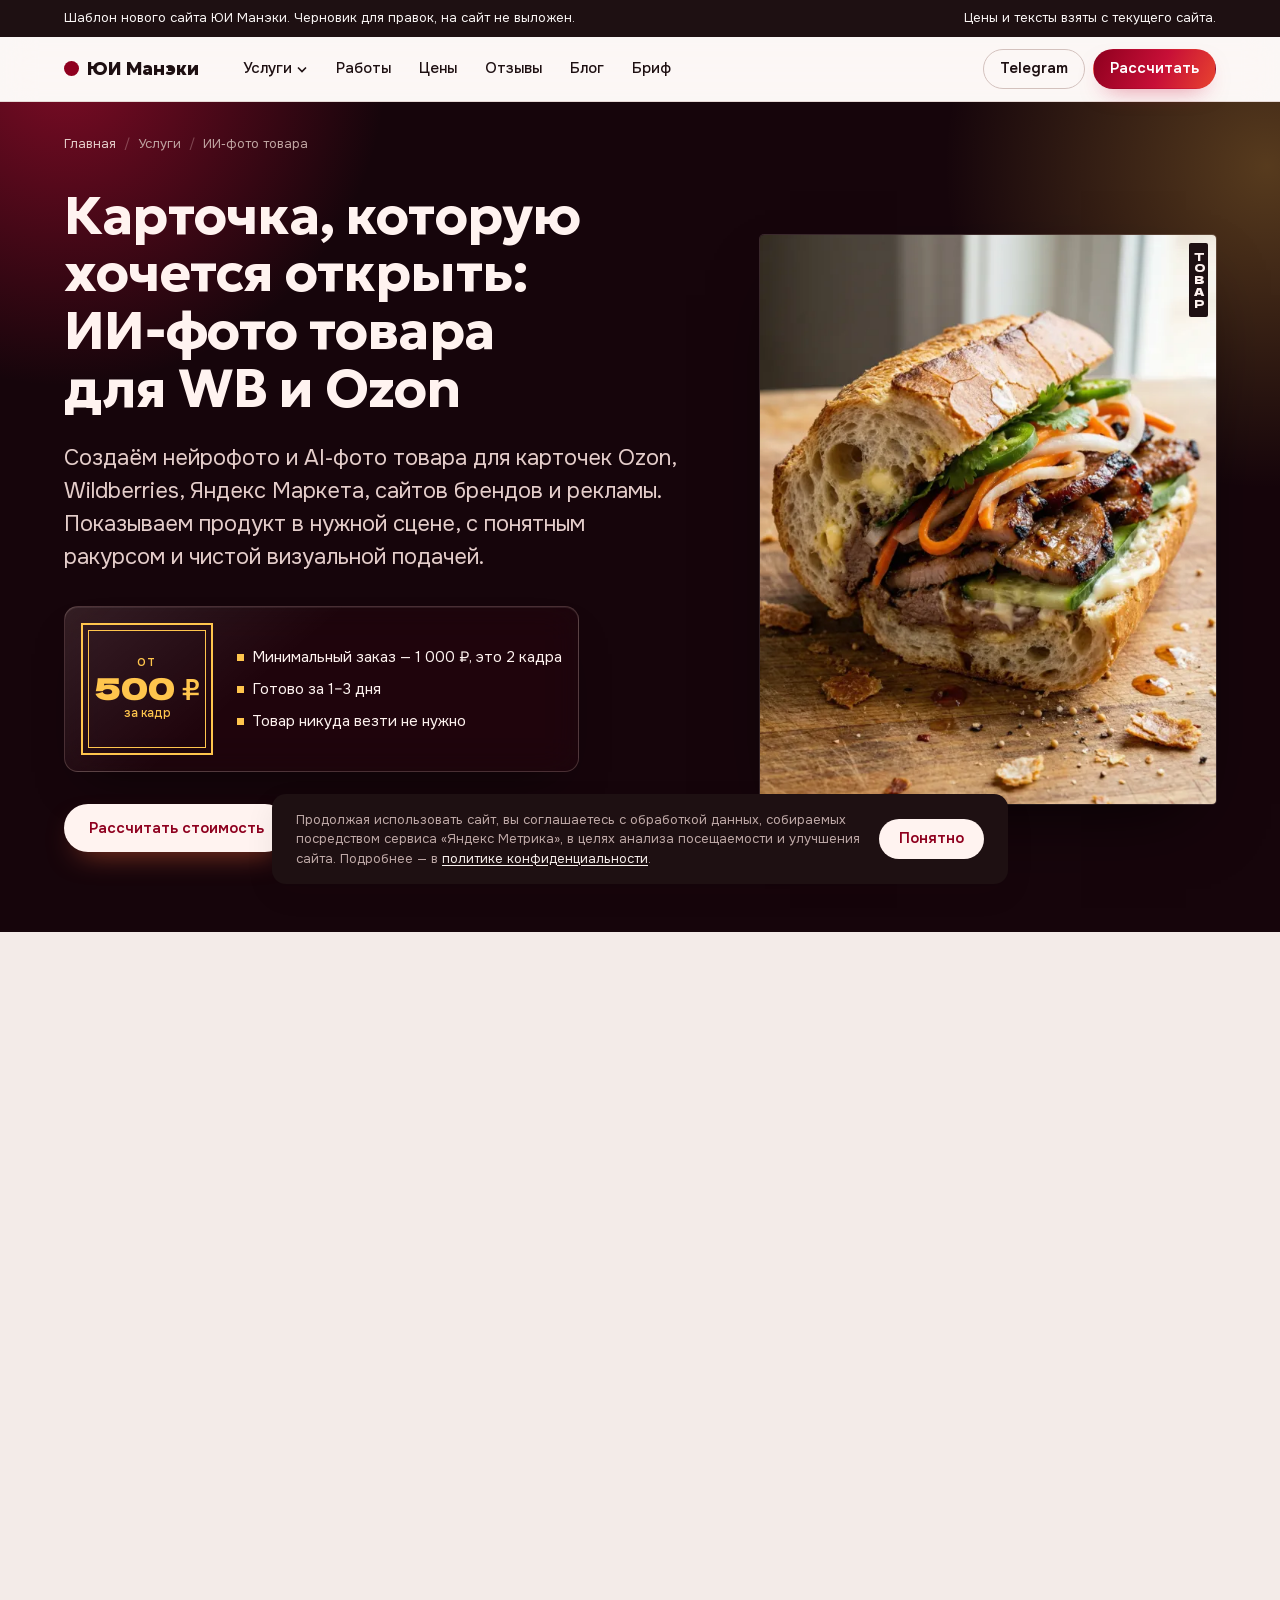
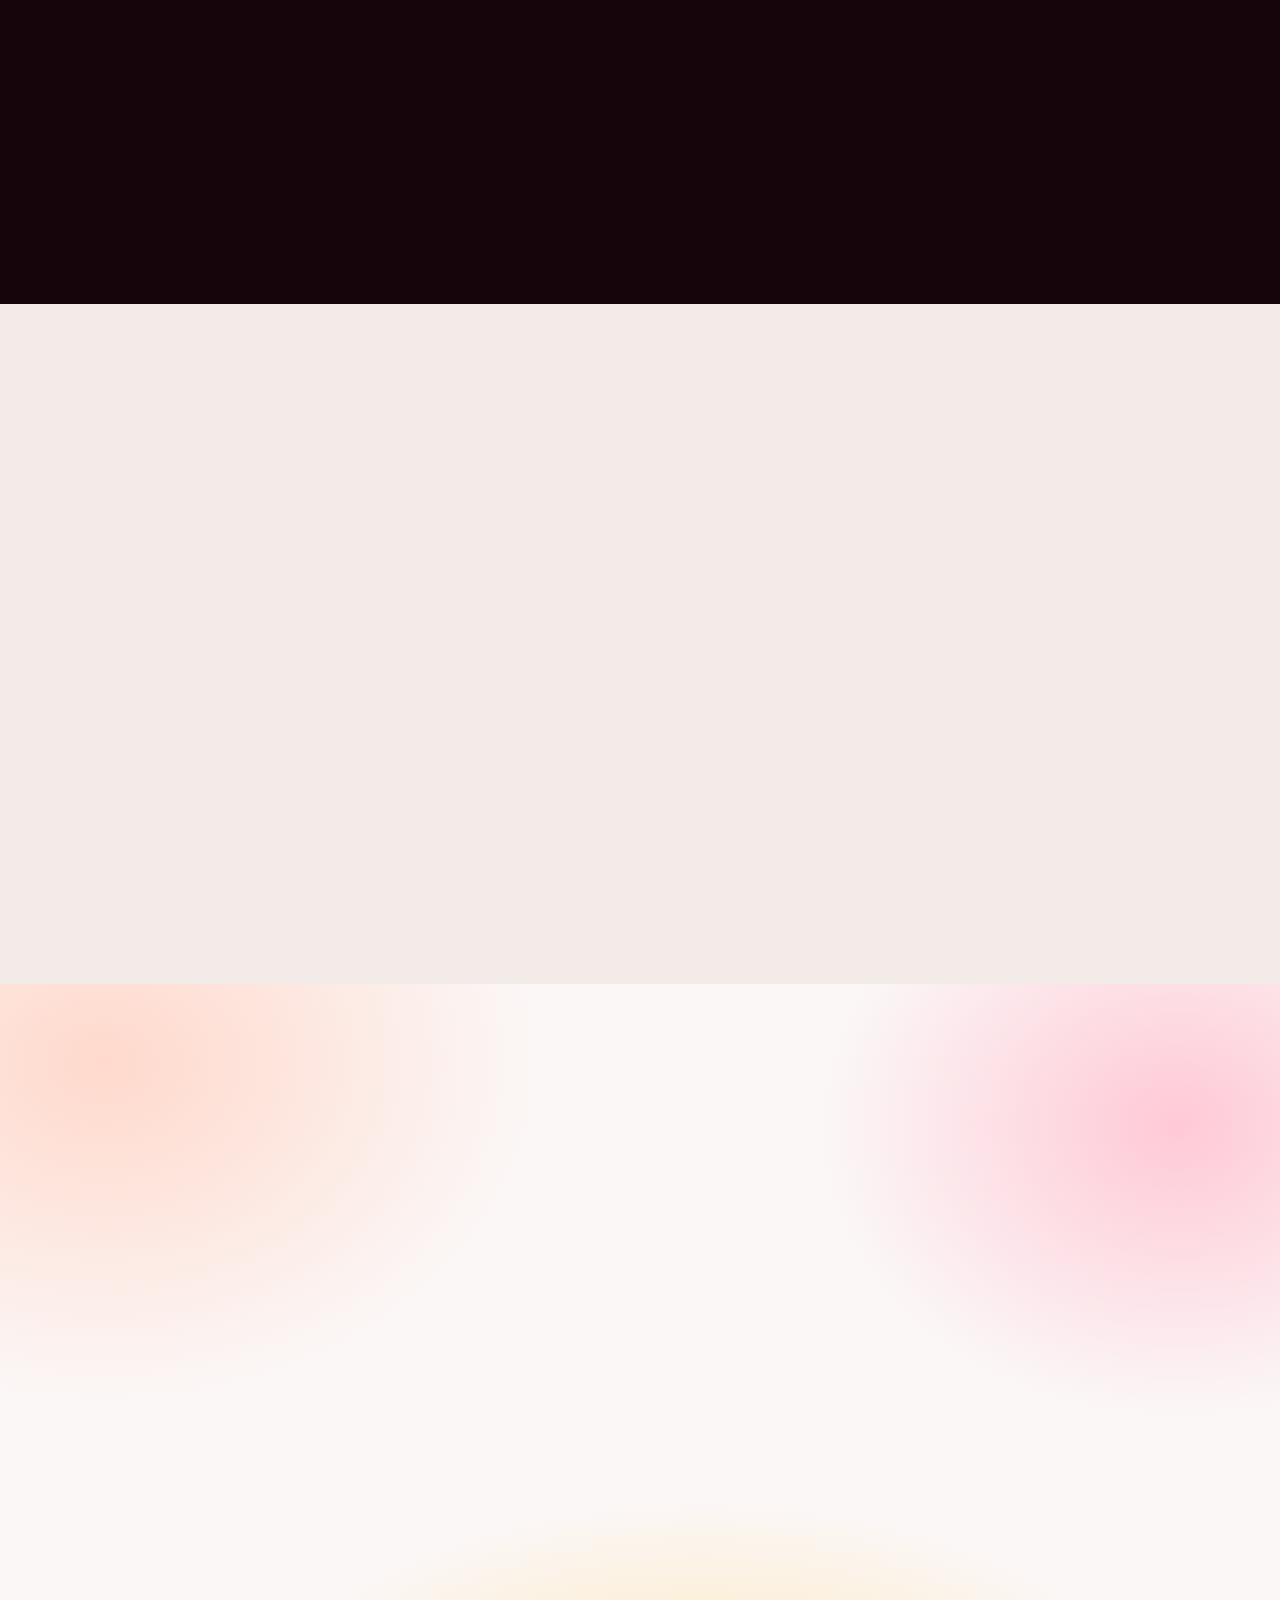
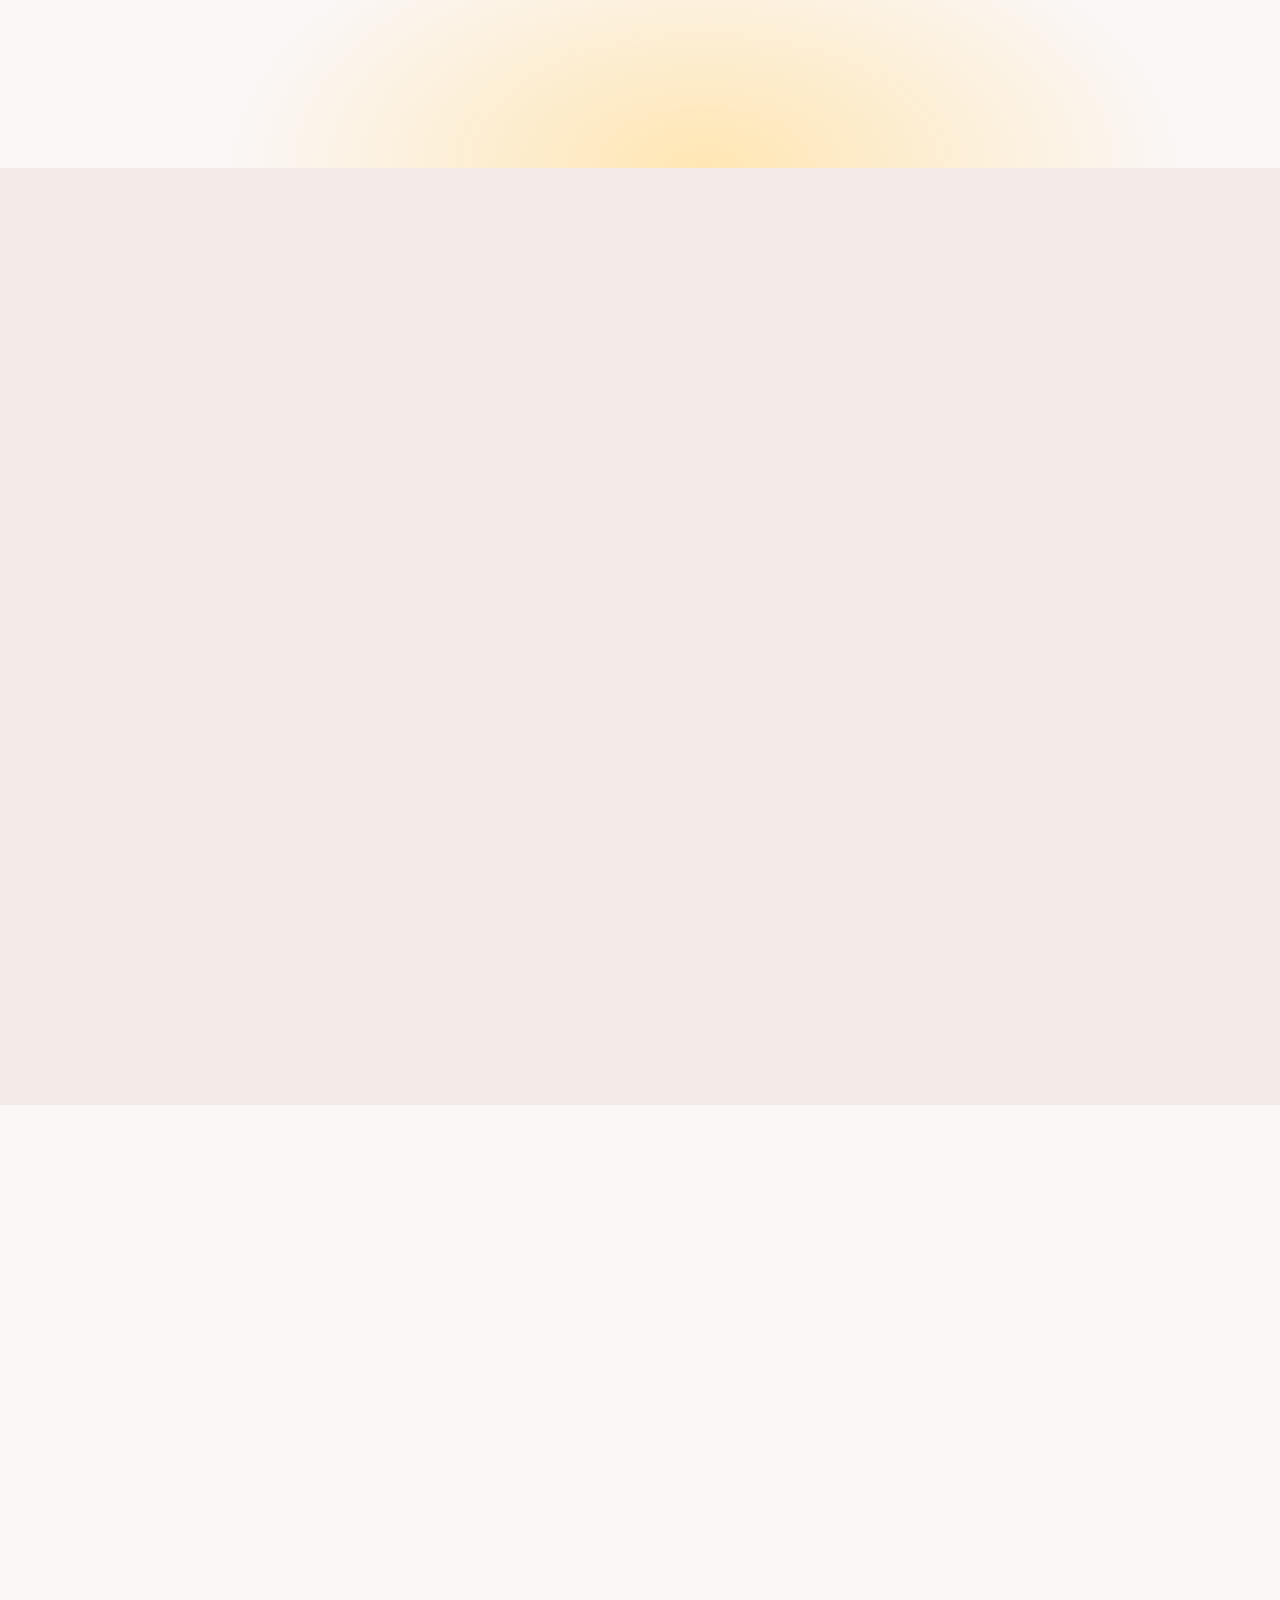
<file: neirofoto-dlya-marketpleisov.html>
<!doctype html>
<html lang="ru">
<head>
<meta charset="utf-8">
<meta name="viewport" content="width=device-width, initial-scale=1, viewport-fit=cover">
<meta name="color-scheme" content="light">
<title>ИИ-фото товара для маркетплейсов — от 500 ₽ за кадр</title>
<meta content="Фото товара нейросетью для WB, Ozon и Яндекс Маркета: нужные сцены, ракурсы и фон по вашим снимкам. От 500 ₽ за кадр, готово за 1–3 дня." name="description"/>
<meta name="robots" content="noindex, nofollow">
<meta content="#090909" name="theme-color"/>
<meta content="#090909" name="msapplication-TileColor"/>
<meta content="/browserconfig.xml" name="msapplication-config"/>
<meta content="telephone=no" name="format-detection"/>
<meta content="Бюро визуального контента ЮИ Манэки" name="author"/>
<meta content="ru_RU" property="og:locale"/>
<meta content="website" property="og:type"/>
<meta content="ЮИ Манэки" property="og:site_name"/>
<meta content="Нейрофотосессия товара для маркетплейсов — ИИ-фото от 500 ₽ | ЮИ Манэки" property="og:title"/>
<meta content="Нейрофото товара на заказ для брендов, маркетплейсов, сайтов и рекламы. Реалистичные AI-фотографии без студии и сложной предметной съёмки." property="og:description"/>
<meta content="https://ui-maneki.ru/neirofoto-dlya-marketpleisov.html" property="og:url"/>
<meta content="https://ui-maneki.ru/neirofoto-dlya-tovarov-i-marketpleisov-tarif.webp" property="og:image"/>
<meta content="image/webp" property="og:image:type"/>
<meta content="1600" property="og:image:width"/>
<meta content="567" property="og:image:height"/>
<meta content="Нейрофото для маркетплейсов и товаров — ЮИ Манэки" property="og:image:alt"/>
<meta content="summary_large_image" name="twitter:card"/>
<meta content="Нейрофотосессия товара для маркетплейсов — ИИ-фото от 500 ₽ | ЮИ Манэки" name="twitter:title"/>
<meta content="AI-фото и нейрофото товара для карточек Ozon, Wildberries и Яндекс Маркета. Реалистичные сцены без фотостудии — быстро и с нужным ракурсом." name="twitter:description"/>
<meta content="https://ui-maneki.ru/neirofoto-dlya-tovarov-i-marketpleisov-tarif.webp" name="twitter:image"/>
<link href="https://ui-maneki.ru/neirofoto-dlya-marketpleisov.html" rel="canonical"/>
<link href="https://ui-maneki.ru/neirofoto-dlya-marketpleisov.html" hreflang="ru-RU" rel="alternate"/>
<link href="https://ui-maneki.ru/neirofoto-dlya-marketpleisov.html" hreflang="x-default" rel="alternate"/>
<link href="https://ui-maneki.ru/favicon.ico" rel="shortcut icon" type="image/x-icon"/>
<link href="https://ui-maneki.ru/favicon.ico" rel="icon" sizes="any" type="image/x-icon"/>
<link href="https://ui-maneki.ru/favicon-48x48.png" rel="icon" sizes="48x48" type="image/png"/>
<link href="https://ui-maneki.ru/favicon-32x32.png" rel="icon" sizes="32x32" type="image/png"/>
<link href="https://ui-maneki.ru/favicon-16x16.png" rel="icon" sizes="16x16" type="image/png"/>
<link href="https://ui-maneki.ru/apple-touch-icon.png" rel="apple-touch-icon" sizes="180x180"/>
<link href="https://ui-maneki.ru/site.webmanifest" rel="manifest"/>
<script type="application/ld+json">{"@context": "https://schema.org", "@type": "WebPage", "@id": "https://ui-maneki.ru/neirofoto-dlya-marketpleisov.html#webpage", "name": "ИИ-фото товара для маркетплейсов", "url": "https://ui-maneki.ru/neirofoto-dlya-marketpleisov.html", "description": "Нейрофото товара на заказ для брендов, маркетплейсов, сайтов и рекламы. Реалистичные AI-фотографии без студии.", "inLanguage": "ru", "isPartOf": {"@id": "https://ui-maneki.ru/#website"}, "about": {"@id": "https://ui-maneki.ru/#organization"}, "primaryImageOfPage": {"@type": "ImageObject", "url": "https://ui-maneki.ru/neirofoto-dlya-tovarov-i-marketpleisov-tarif.webp"}}</script>
<script type="application/ld+json">{"@context": "https://schema.org", "@type": "WebSite", "@id": "https://ui-maneki.ru/#website", "url": "https://ui-maneki.ru/", "name": "ЮИ Манэки", "inLanguage": "ru", "publisher": {"@id": "https://ui-maneki.ru/#organization"}, "description": "Бюро визуального контента ЮИ Манэки: нейрофото, нейровидео, нейроконтент и инфографика для брендов, товаров, маркетплейсов и соцсетей."}</script>
<script type="application/ld+json">{"@context": "https://schema.org", "@type": ["Organization", "ProfessionalService"], "priceRange": "₽₽", "taxID": "667010718983", "vatID": "667010718983", "@id": "https://ui-maneki.ru/#organization", "name": "Бюро визуального контента ЮИ Манэки", "alternateName": ["ЮИ Манэки", "Юи Манэки", "UI Maneki"], "url": "https://ui-maneki.ru/", "brand": "ЮИ Манэки", "logo": "https://ui-maneki.ru/apple-touch-icon.png", "image": "https://ui-maneki.ru/neirofoto-neirovideo-dlya-brendov-i-marketpleisov-yui-maneki-hero.webp", "description": "ЮИ Манэки создаёт нейрофото, нейровидео, нейроконтент и инфографику для брендов, маркетплейсов и соцсетей. Бюро находится в Екатеринбурге и работает с проектами по всей России.", "telephone": "+79126482826", "email": "seoinfolab@gmail.com", "address": {"@type": "PostalAddress", "addressLocality": "Екатеринбург", "addressRegion": "Свердловская область", "addressCountry": "RU"}, "geo": {"@type": "GeoCoordinates", "latitude": 56.8519, "longitude": 60.6122}, "areaServed": [{"@type": "Country", "name": "Россия"}, {"@type": "City", "name": "Екатеринбург"}], "contactPoint": [{"@type": "ContactPoint", "contactType": "customer support", "telephone": "+79126482826", "email": "seoinfolab@gmail.com", "areaServed": "RU", "availableLanguage": ["ru"]}], "sameAs": ["https://t.me/Irinaaaaaaak", "https://t.me/seolabmp", "https://vk.com/uimaneki", "https://ru.pinterest.com/neurocontentstudio/", "https://www.avito.ru/brands/5de7ce368de156627c8827f77917a1fe", "https://yandex.ru/profile/78532066268"], "knowsAbout": ["Нейрофото для маркетплейсов", "Нейрофото товара", "Нейрофото для Ozon", "Нейрофото для Wildberries", "AI-фото товара", "Нейрофото для бренда", "Нейрофото для карточки товара"]}</script>
<script type="application/ld+json">{"@context": "https://schema.org", "@type": "Service", "@id": "https://ui-maneki.ru/neirofoto-dlya-marketpleisov.html#service", "name": "Нейрофото для маркетплейсов и товаров", "serviceType": "Создание нейрофото и AI-фото товара для карточек маркетплейсов", "url": "https://ui-maneki.ru/neirofoto-dlya-marketpleisov.html", "provider": {"@id": "https://ui-maneki.ru/#organization"}, "areaServed": [{"@type": "Country", "name": "Россия"}, {"@type": "City", "name": "Екатеринбург"}], "audience": {"@type": "Audience", "audienceType": "Селлеры, бренды и магазины на маркетплейсах"}, "offers": {"@type": "Offer", "price": "500", "priceCurrency": "RUB", "availability": "https://schema.org/InStock", "url": "https://ui-maneki.ru/tariffs.html#product-photo"}, "hasOfferCatalog": {"@type": "OfferCatalog", "name": "Форматы нейрофото для маркетплейсов", "itemListElement": [{"@type": "Offer", "itemOffered": {"@type": "Service", "name": "Нейрофото товара для карточки"}}, {"@type": "Offer", "itemOffered": {"@type": "Service", "name": "AI-фото в нужной сцене и ракурсе"}}, {"@type": "Offer", "itemOffered": {"@type": "Service", "name": "Нейрофото для Ozon и Wildberries"}}, {"@type": "Offer", "itemOffered": {"@type": "Service", "name": "Пакеты нейрофото под ключ"}}]}}</script>
<script type="application/ld+json">{"@context": "https://schema.org", "@type": "FAQPage", "mainEntity": [{"@type": "Question", "name": "Как создать нейрофото товара для бренда?", "acceptedAnswer": {"@type": "Answer", "text": "Чтобы создать нейрофото, пришлите чёткие исходники товара и опишите желаемую сцену. Мы подготовим коммерческие кадры по согласованной концепции; если исходники слабые, заранее сообщим об ограничениях."}}, {"@type": "Question", "name": "Можно ли использовать изображения на Ozon и Wildberries?", "acceptedAnswer": {"@type": "Answer", "text": "Да. Изображения готовятся под цифровое размещение и требования выбранной площадки."}}, {"@type": "Question", "name": "Можно ли заказать сразу фото и инфографику?", "acceptedAnswer": {"@type": "Answer", "text": "Да. Нейрофото можно использовать как основу для обложки, дополнительных слайдов и рекламных материалов."}}, {"@type": "Question", "name": "Какие сроки?", "acceptedAnswer": {"@type": "Answer", "text": "Базовый срок по нейрофото товара — от 1 до 3 дней. Точный срок зависит от объёма и сложности сцены."}}, {"@type": "Question", "name": "Чем нейрофотосессия отличается от обычной обработки фото?", "acceptedAnswer": {"@type": "Answer", "text": "Ретушь правит то, что уже снято: убирает пыль, вытягивает свет, меняет фон. Нейросеть собирает кадр заново — товар можно поставить в интерьер, на улицу или в руки модели, которых на съёмке не было. Исходник нужен только чтобы точно повторить форму, цвет и детали."}}, {"@type": "Question", "name": "Как сделать фото для карточки товара без фотографа и студии?", "acceptedAnswer": {"@type": "Answer", "text": "Пришлите 5–10 снимков товара с телефона: со всех сторон, при дневном свете, в фокусе. Этого достаточно, чтобы собрать коммерческие кадры. Везти товар никуда не нужно."}}, {"@type": "Question", "name": "Можно ли использовать ИИ-фото на Ozon и Wildberries?", "acceptedAnswer": {"@type": "Answer", "text": "Да, площадки не запрещают изображения, сделанные нейросетью. Ограничение одно и общее для любой съёмки: картинка не должна вводить покупателя в заблуждение — комплектация, цвет и размер обязаны совпадать с реальным товаром."}}, {"@type": "Question", "name": "Насколько точно сохраняется сам товар?", "acceptedAnswer": {"@type": "Answer", "text": "Форма, цвет, логотип и надписи на упаковке переносятся с исходников. Если на фото есть мелкий текст состава, предупредим заранее: его лучше добавлять отдельным слоем, чтобы он читался без искажений."}}, {"@type": "Question", "name": "Сколько стоит фото для карточки товара?", "acceptedAnswer": {"@type": "Answer", "text": "500 ₽ за кадр при заказе от двух штук, минимальный заказ — 1 000 ₽. Пакеты на один товар: 5 кадров — 2 300 ₽, 10 — 4 500 ₽, 15 — 6 600 ₽, 20 — 8 500 ₽. От 10 фото действует скидка 5 % или один кадр в подарок."}}, {"@type": "Question", "name": "Сколько кадров нужно на одну карточку?", "acceptedAnswer": {"@type": "Answer", "text": "Рабочий минимум — 5–7: главный кадр, два ракурса, деталь, масштаб и сцена использования. Если категория конкурентная, добавляют ещё пару сравнительных кадров."}}, {"@type": "Question", "name": "Что если результат не понравился?", "acceptedAnswer": {"@type": "Answer", "text": "Один круг правок строго по согласованному ТЗ включён в стоимость. Дополнительная правка — 250 ₽. Если новые условия появляются после готовности кадров, это считается отдельной задачей — предупредим до начала работы."}}, {"@type": "Question", "name": "Кому принадлежат права на изображения?", "acceptedAnswer": {"@type": "Answer", "text": "Вам. Работаем по договору, готовые файлы передаём для коммерческого использования без ограничений по площадкам и срокам."}}, {"@type": "Question", "name": "Можно ли показать товар на модели?", "acceptedAnswer": {"@type": "Answer", "text": "Да. ИИ-модель не требует гонорара и разрешения на использование, а один и тот же товар можно показать на разных типах фигуры и в разных образах."}}, {"@type": "Question", "name": "Работаете с большим ассортиментом?", "acceptedAnswer": {"@type": "Answer", "text": "Да. Для объёма от 20 кадров считаем индивидуально и разбиваем работу на партии, чтобы вы получали первые карточки, пока идёт остальное."}}, {"@type": "Question", "name": "Как проходит оплата?", "acceptedAnswer": {"@type": "Answer", "text": "Предоплата 50 %, остаток — после согласования результата. Работаем как самозанятый, по договору, чек предоставляем."}}]}</script>
<script type="application/ld+json">{"@context": "https://schema.org", "@type": "BreadcrumbList", "itemListElement": [{"@type": "ListItem", "position": 1, "name": "Главная", "item": "https://ui-maneki.ru/"}, {"@type": "ListItem", "position": 2, "name": "Нейрофото для маркетплейсов", "item": "https://ui-maneki.ru/neirofoto-dlya-marketpleisov.html"}]}</script>
<link rel="preload" href="fonts/geologica-cyrillic.woff2" as="font" type="font/woff2" crossorigin>
<link rel="preload" href="fonts/onest-cyrillic.woff2" as="font" type="font/woff2" crossorigin>
<link rel="stylesheet" href="css/site.css">
</head>
<body>
<a class="skip" href="#main">К содержанию</a>
<div class="tpl-note"><div class="wrap"><span>Шаблон нового сайта ЮИ Манэки. Черновик для правок, на сайт не выложен.</span><span>Цены и тексты взяты с текущего сайта.</span></div></div>
<header class="hdr">
<div class="wrap hdr__in">
<a class="logo" href="index.html"><span class="logo__dot" aria-hidden="true"></span>ЮИ&nbsp;Манэки</a>
<nav class="nav" aria-label="Основное меню">
<button class="nav__trigger" type="button" aria-expanded="false" aria-controls="svc-panel" aria-current="true">Услуги<svg viewBox="0 0 12 12" aria-hidden="true"><path d="M2 4.5 6 8.5l4-4" fill="none" stroke="currentColor" stroke-width="1.6"/></svg></button>
<a class="nav__link" href="cases.html">Работы</a><a class="nav__link" href="tariffs.html">Цены</a><a class="nav__link" href="index.html#reviews">Отзывы</a><a class="nav__link" href="blog/index.html">Блог</a><a class="nav__link" href="brief.html">Бриф</a>
</nav>
<div class="hdr__act">
<a class="btn btn--ghost btn--sm hdr__tg" href="https://t.me/Irinaaaaaaak?text=%D0%97%D0%B4%D1%80%D0%B0%D0%B2%D1%81%D1%82%D0%B2%D1%83%D0%B9%D1%82%D0%B5%21%20%D0%9D%D1%83%D0%B6%D0%BD%D1%8B%20%D0%98%D0%98-%D1%84%D0%BE%D1%82%D0%BE%20%D1%82%D0%BE%D0%B2%D0%B0%D1%80%D0%B0%20%D0%B4%D0%BB%D1%8F%20%D0%BA%D0%B0%D1%80%D1%82%D0%BE%D1%87%D0%BA%D0%B8.%20%D0%9F%D0%BE%D1%81%D1%87%D0%B8%D1%82%D0%B0%D0%B5%D1%82%D0%B5%3F" target="_blank" rel="noopener">Telegram</a>
<a class="btn btn--fill btn--sm hdr__calc" href="#calc">Рассчитать</a>
<button class="hdr__menu" type="button" aria-expanded="false" aria-controls="sheet" aria-label="Открыть меню"><svg viewBox="0 0 20 20" aria-hidden="true"><path d="M3 6h14M3 10h14M3 14h14" fill="none" stroke="currentColor" stroke-width="1.6"/></svg></button>
</div>
</div>
<div class="svc-panel" id="svc-panel" hidden>
<div class="svc-panel__grid">
<div><p class="svc-panel__h">Услуги бюро</p><ul class="mm-list"><li><a class="mm-item" href="neirofoto-dlya-marketpleisov.html"><span class="mm-item__img"><img src="assets/cases/neirofoto/neirofoto-13.webp" srcset="assets/cases/neirofoto/neirofoto-13-w200.webp 200w, assets/cases/neirofoto/neirofoto-13.webp 1529w" sizes="56px" alt="Нейрофотосессия для личного бренда — кадр 13" width="1529" height="2048" decoding="async" loading="lazy"></span><b>ИИ‑фото товара</b><small>Товар в сцене или на ИИ‑модели</small><span class="mm-item__price">от 500 ₽ за кадр</span></a></li><li><a class="mm-item" href="infografika-dlya-marketpleisov.html"><span class="mm-item__img"><img src="keisy-infografiki-dlya-marketpleisov-560.webp" srcset="keisy-infografiki-dlya-marketpleisov-560-w200.webp 200w, keisy-infografiki-dlya-marketpleisov-560.webp 560w" sizes="56px" alt="" width="560" height="700" decoding="async" loading="lazy"></span><b>Инфографика</b><small>Обложка и слайды для WB и Ozon</small><span class="mm-item__price">от 550 ₽ за слайд</span></a></li><li><a class="mm-item" href="neirovideo-dlya-brenda.html"><span class="mm-item__img"><img src="assets/posters/neirovideo-05.webp" srcset="assets/posters/neirovideo-05-w200.webp 200w, assets/posters/neirovideo-05.webp 800w" sizes="56px" alt="" width="800" height="1072" decoding="async" loading="lazy"></span><b>Нейровидео</b><small>Оживление обложки и ролики</small><span class="mm-item__price">от 1 200 ₽ оживление кадра</span></a></li><li><a class="mm-item" href="neirofoto-dlya-lyudey.html"><span class="mm-item__img"><img src="assets/cases/neirofoto/neirofoto-06.webp" srcset="assets/cases/neirofoto/neirofoto-06-w200.webp 200w, assets/cases/neirofoto/neirofoto-06.webp 1143w" sizes="56px" alt="Нейрофотосессия для личного бренда — кадр 6" width="1143" height="2048" decoding="async" loading="lazy"></span><b>ИИ‑фотосессия</b><small>Портреты по вашим фотографиям</small><span class="mm-item__price">от 400 ₽ за кадр</span></a></li><li><a class="mm-item" href="neirokontent-dlya-brendov.html"><span class="mm-item__img"><img src="assets/cases/neirokontent/neirokontent-06.webp" srcset="assets/cases/neirokontent/neirokontent-06-w200.webp 200w, assets/cases/neirokontent/neirokontent-06.webp 781w" sizes="56px" alt="Нейроконтент: имиджевый визуал для бренда — кадр 6" width="781" height="1400" decoding="async" loading="lazy"></span><b>Нейроконтент</b><small>Фото, видео и слайды в одном стиле</small><span class="mm-item__price">от 500 ₽ пакеты визуала</span></a></li><li><a class="mm-item" href="cases.html"><span class="mm-item__img"><img src="assets/cases/neirokontent/neirokontent-04.webp" srcset="assets/cases/neirokontent/neirokontent-04-w200.webp 200w, assets/cases/neirokontent/neirokontent-04.webp 1045w" sizes="56px" alt="Нейроконтент: имиджевый визуал для бренда — кадр 4" width="1045" height="1400" decoding="async" loading="lazy"></span><b>Все работы</b><small>Фото, ролики и контент бюро</small><span class="mm-item__price">41 работа</span></a></li></ul></div>
<div class="mm-promo"><div class="glows" aria-hidden="true"><span class="glow glow--1"></span><span class="glow glow--3"></span></div>
<p class="mm-promo__t">Посчитайте заказ по прайсу</p>
<ul class="mm-promo__list"><li><span>Фото товара</span><i></i><b>от 500 ₽</b></li><li><span>Фотосессия</span><i></i><b>от 400 ₽</b></li><li><span>Инфографика</span><i></i><b>от 550 ₽</b></li><li><span>Оживление кадра</span><i></i><b>от 1 200 ₽</b></li></ul>
<a class="btn btn--on-field btn--sm" href="#calc">Открыть калькулятор</a></div>
</div>
<div class="svc-panel__foot"><a href="tariffs.html">Полный прайс</a><a href="brief.html">Заполнить бриф</a><a href="https://t.me/Irinaaaaaaak?text=%D0%97%D0%B4%D1%80%D0%B0%D0%B2%D1%81%D1%82%D0%B2%D1%83%D0%B9%D1%82%D0%B5%21%20%D0%9D%D1%83%D0%B6%D0%BD%D1%8B%20%D0%98%D0%98-%D1%84%D0%BE%D1%82%D0%BE%20%D1%82%D0%BE%D0%B2%D0%B0%D1%80%D0%B0%20%D0%B4%D0%BB%D1%8F%20%D0%BA%D0%B0%D1%80%D1%82%D0%BE%D1%87%D0%BA%D0%B8.%20%D0%9F%D0%BE%D1%81%D1%87%D0%B8%D1%82%D0%B0%D0%B5%D1%82%D0%B5%3F" target="_blank" rel="noopener">Написать в Telegram</a><span>Отвечаем в течение рабочего дня</span></div>
</div>
</header>
<div class="nav-scrim" hidden></div>
<div class="sheet" id="sheet" role="dialog" aria-modal="true" aria-label="Меню" hidden>
<div class="sheet__top"><a class="logo" href="index.html"><span class="logo__dot" aria-hidden="true"></span>ЮИ&nbsp;Манэки</a>
<button class="hdr__menu sheet__close" type="button" aria-label="Закрыть меню"><svg viewBox="0 0 20 20" aria-hidden="true"><path d="m5 5 10 10M15 5 5 15" fill="none" stroke="currentColor" stroke-width="1.8"/></svg></button></div>
<p class="sheet__h">Услуги</p>
<ul class="sheet__svc"><li><a href="neirofoto-dlya-marketpleisov.html">ИИ‑фото товара<span>от 500 ₽</span></a></li><li><a href="infografika-dlya-marketpleisov.html">Инфографика<span>от 550 ₽</span></a></li><li><a href="neirovideo-dlya-brenda.html">Нейровидео<span>от 1 200 ₽</span></a></li><li><a href="neirofoto-dlya-lyudey.html">ИИ‑фотосессия<span>от 400 ₽</span></a></li><li><a href="neirokontent-dlya-brendov.html">Нейроконтент<span>от 500 ₽</span></a></li></ul>
<p class="sheet__h">Бюро</p>
<div class="sheet__links"><a href="cases.html">Работы</a><a href="tariffs.html">Цены</a><a href="index.html#reviews">Отзывы</a><a href="blog/index.html">Блог</a><a href="brief.html">Бриф</a><a href="documents.html">Документы</a></div>
<div class="sheet__cta"><a class="btn btn--fill" href="https://t.me/Irinaaaaaaak?text=%D0%97%D0%B4%D1%80%D0%B0%D0%B2%D1%81%D1%82%D0%B2%D1%83%D0%B9%D1%82%D0%B5%21%20%D0%9D%D1%83%D0%B6%D0%BD%D1%8B%20%D0%98%D0%98-%D1%84%D0%BE%D1%82%D0%BE%20%D1%82%D0%BE%D0%B2%D0%B0%D1%80%D0%B0%20%D0%B4%D0%BB%D1%8F%20%D0%BA%D0%B0%D1%80%D1%82%D0%BE%D1%87%D0%BA%D0%B8.%20%D0%9F%D0%BE%D1%81%D1%87%D0%B8%D1%82%D0%B0%D0%B5%D1%82%D0%B5%3F" target="_blank" rel="noopener">Написать в Telegram</a><a class="btn btn--ghost" href="#calc">Рассчитать стоимость</a></div>
<p class="sheet__h">Связь</p>
<p class="sheet__contacts"><span>+7 912 648-28-26</span><span>seoinfolab@gmail.com</span><span>Екатеринбург, работаем по всей России</span></p>
</div>
<main id="main">
<section class="shero night"><div class="glows" aria-hidden="true"><span class="glow glow--1"></span><span class="glow glow--3"></span></div><div class="wrap">
<nav aria-label="Хлебные крошки"><ol class="crumbs"><li><a href="index.html">Главная</a></li><li><span aria-current="page">Услуги</span></li><li><span aria-current="page">ИИ‑фото товара</span></li></ol></nav>
<div class="shero__grid">
<div>
<h1>Карточка, которую хочется открыть: ИИ‑фото товара для WB и Ozon</h1>
<p class="shero__lead">Создаём нейрофото и AI‑фото товара для карточек Ozon, Wildberries, Яндекс Маркета, сайтов брендов и рекламы. Показываем продукт в нужной сцене, с понятным ракурсом и чистой визуальной подачей.</p>
<div class="shero__deal glass glass--dark" data-spot><div class="seal" aria-label="от 500 ₽ за кадр"><span class="seal__from">от</span><span class="seal__num">500 ₽</span><span class="seal__unit">за кадр</span></div><ul class="facts"><li>Минимальный заказ — 1 000 ₽, это 2 кадра</li><li>Готово за 1–3 дня</li><li>Товар никуда везти не нужно</li></ul></div>
<div class="shero__cta"><a class="btn btn--on-field" href="#calc">Рассчитать стоимость</a><a class="btn btn--ghost-field" href="https://t.me/Irinaaaaaaak?text=%D0%97%D0%B4%D1%80%D0%B0%D0%B2%D1%81%D1%82%D0%B2%D1%83%D0%B9%D1%82%D0%B5%21%20%D0%9D%D1%83%D0%B6%D0%BD%D1%8B%20%D0%98%D0%98-%D1%84%D0%BE%D1%82%D0%BE%20%D1%82%D0%BE%D0%B2%D0%B0%D1%80%D0%B0%20%D0%B4%D0%BB%D1%8F%20%D0%BA%D0%B0%D1%80%D1%82%D0%BE%D1%87%D0%BA%D0%B8.%20%D0%9F%D0%BE%D1%81%D1%87%D0%B8%D1%82%D0%B0%D0%B5%D1%82%D0%B5%3F" target="_blank" rel="noopener">Написать в Telegram</a></div>
</div>
<figure class="shero__media"><span class="vlabel" aria-hidden="true">ТОВАР</span><img src="assets/cases/neirofoto/neirofoto-02.webp" srcset="assets/cases/neirofoto/neirofoto-02-w600.webp 600w, assets/cases/neirofoto/neirofoto-02-w900.webp 900w, assets/cases/neirofoto/neirofoto-02-w1200.webp 1200w, assets/cases/neirofoto/neirofoto-02.webp 1529w" sizes="(min-width: 60rem) 36vw, calc(100vw - 2rem)" alt="Нейрофотосессия для личного бренда — кадр 2" width="1529" height="2048" decoding="async" fetchpriority="high"></figure>
</div></div></section>
<section class="sec sec--alt" id="tasks"><div class="wrap"><header class="sec__head sec__head--split" data-reveal><h2>Нейросеть для фото товара: что получает бренд и селлер</h2><p>Создаём реалистичные изображения продукта в нужной сцене и ракурсе. Нейрофото подходит для карточек товаров, сайтов, рекламы и социальных сетей, когда нужна предметная съёмка без затрат на студию и реквизит.</p></header><div class="items" data-stagger><div class="item" data-reveal><h3>Нейрофото товара</h3><p>Показываем продукт в подходящем окружении, сохраняя форму, детали, цвет и особенности упаковки.</p></div><div class="item" data-reveal><h3>Фото для бренда</h3><p>Создаём серию кадров в единой стилистике для сайта, каталога, презентации и рекламной кампании.</p></div><div class="item" data-reveal><h3>Фото для маркетплейсов</h3><p>Готовим нейрофото для карточек Ozon, Wildberries и Яндекс Маркета с учётом формата площадки.</p></div><div class="item" data-reveal><h3>Рекламные сцены</h3><p>Помещаем товар в интерьер, лайфстайл-сцену или концептуальное окружение без организации съёмки.</p></div></div></div></section>
<section class="sec night" id="primery"><div class="glows" aria-hidden="true"><span class="glow glow--2"></span></div><div class="wrap"><header class="sec__head sec__head--split" data-reveal><h2>Примеры кадров</h2><p>Еда и напитки из портфолио бюро. Нажмите на кадр, чтобы рассмотреть крупно.</p></header>
<ul class="gallery" id="g-product" data-lb-group data-stagger><li data-reveal><button class="gal" type="button" data-lb-item data-kind="img" data-src="assets/cases/neirofoto/neirofoto-02.webp" data-alt="ИИ‑фото еды для карточки и меню"><img src="assets/cases/neirofoto/neirofoto-02.webp" srcset="assets/cases/neirofoto/neirofoto-02-w600.webp 600w, assets/cases/neirofoto/neirofoto-02.webp 1529w" sizes="(min-width: 64rem) 300px, (min-width: 40rem) 33vw, 50vw" alt="Нейрофотосессия для личного бренда — кадр 2" width="1529" height="2048" decoding="async" loading="lazy"><span class="vh">Открыть крупно</span></button></li><li data-reveal><button class="gal" type="button" data-lb-item data-kind="img" data-src="assets/cases/neirofoto/neirofoto-03.webp" data-alt="ИИ‑фото еды для карточки и меню"><img src="assets/cases/neirofoto/neirofoto-03.webp" srcset="assets/cases/neirofoto/neirofoto-03-w600.webp 600w, assets/cases/neirofoto/neirofoto-03.webp 1529w" sizes="(min-width: 64rem) 300px, (min-width: 40rem) 33vw, 50vw" alt="Нейрофотосессия для личного бренда — кадр 3" width="1529" height="2048" decoding="async" loading="lazy"><span class="vh">Открыть крупно</span></button></li><li data-reveal><button class="gal" type="button" data-lb-item data-kind="img" data-src="assets/cases/neirofoto/neirofoto-04.webp" data-alt="ИИ‑фото еды для карточки и меню"><img src="assets/cases/neirofoto/neirofoto-04.webp" srcset="assets/cases/neirofoto/neirofoto-04-w600.webp 600w, assets/cases/neirofoto/neirofoto-04.webp 1529w" sizes="(min-width: 64rem) 300px, (min-width: 40rem) 33vw, 50vw" alt="Нейрофотосессия для личного бренда — кадр 4" width="1529" height="2048" decoding="async" loading="lazy"><span class="vh">Открыть крупно</span></button></li><li data-reveal><button class="gal" type="button" data-lb-item data-kind="img" data-src="assets/cases/neirofoto/neirofoto-09.webp" data-alt="ИИ‑фото еды для карточки и меню"><img src="assets/cases/neirofoto/neirofoto-09.webp" srcset="assets/cases/neirofoto/neirofoto-09-w600.webp 600w, assets/cases/neirofoto/neirofoto-09.webp 1529w" sizes="(min-width: 64rem) 300px, (min-width: 40rem) 33vw, 50vw" alt="Нейрофотосессия для личного бренда — кадр 9" width="1529" height="2048" decoding="async" loading="lazy"><span class="vh">Открыть крупно</span></button></li><li data-reveal><button class="gal" type="button" data-lb-item data-kind="img" data-src="assets/cases/neirofoto/neirofoto-10.webp" data-alt="ИИ‑фото еды для карточки и меню"><img src="assets/cases/neirofoto/neirofoto-10.webp" srcset="assets/cases/neirofoto/neirofoto-10-w600.webp 600w, assets/cases/neirofoto/neirofoto-10.webp 1529w" sizes="(min-width: 64rem) 300px, (min-width: 40rem) 33vw, 50vw" alt="Нейрофотосессия для личного бренда — кадр 10" width="1529" height="2048" decoding="async" loading="lazy"><span class="vh">Открыть крупно</span></button></li><li data-reveal><button class="gal" type="button" data-lb-item data-kind="img" data-src="assets/cases/neirofoto/neirofoto-12.webp" data-alt="ИИ‑фото еды для карточки и меню"><img src="assets/cases/neirofoto/neirofoto-12.webp" srcset="assets/cases/neirofoto/neirofoto-12-w600.webp 600w, assets/cases/neirofoto/neirofoto-12.webp 1529w" sizes="(min-width: 64rem) 300px, (min-width: 40rem) 33vw, 50vw" alt="Нейрофотосессия для личного бренда — кадр 12" width="1529" height="2048" decoding="async" loading="lazy"><span class="vh">Открыть крупно</span></button></li><li data-reveal><button class="gal" type="button" data-lb-item data-kind="img" data-src="assets/cases/neirofoto/neirofoto-13.webp" data-alt="ИИ‑фото еды для карточки и меню"><img src="assets/cases/neirofoto/neirofoto-13.webp" srcset="assets/cases/neirofoto/neirofoto-13-w600.webp 600w, assets/cases/neirofoto/neirofoto-13.webp 1529w" sizes="(min-width: 64rem) 300px, (min-width: 40rem) 33vw, 50vw" alt="Нейрофотосессия для личного бренда — кадр 13" width="1529" height="2048" decoding="async" loading="lazy"><span class="vh">Открыть крупно</span></button></li><li data-reveal><button class="gal" type="button" data-lb-item data-kind="img" data-src="assets/cases/neirofoto/neirofoto-17.webp" data-alt="ИИ‑фото еды для карточки и меню"><img src="assets/cases/neirofoto/neirofoto-17.webp" srcset="assets/cases/neirofoto/neirofoto-17-w600.webp 600w, assets/cases/neirofoto/neirofoto-17.webp 1529w" sizes="(min-width: 64rem) 300px, (min-width: 40rem) 33vw, 50vw" alt="Нейрофотосессия для личного бренда — кадр 17" width="1529" height="2048" decoding="async" loading="lazy"><span class="vh">Открыть крупно</span></button></li></ul></div></section>
<section class="sec sec--alt" id="formats"><div class="wrap"><header class="sec__head sec__head--split" data-reveal><h2>ИИ‑фото для карточки товара по ТЗ или под ключ</h2><p>Можно прийти с готовой идеей и референсами или поручить нам разработку визуальной концепции и серии кадров.</p></header><div class="formats" data-stagger><article class="format" data-reveal data-spot><h3>Один нейрокадр</h3><p>Подходит для теста формата, рекламного баннера или одной ключевой сцены с товаром.</p><ul><li><span>от 500 рублей за кадр</span></li><li><span>согласование сцены</span></li><li><span>подготовка для публикации</span></li></ul></article><article class="format" data-reveal data-spot><h3>Серия нейрофото</h3><p>Несколько согласованных изображений товара для карточки маркетплейса, сайта или рекламной кампании.</p><ul><li><span>единая визуальная концепция</span></li><li><span>несколько сцен и ракурсов</span></li><li><span>форматы под площадки</span></li></ul></article><article class="format" data-reveal data-spot><h3>Нейрофото под ключ</h3><p>Берём на себя идею, референсы, сценарии кадров и подготовку серии изображений под задачи бренда.</p><ul><li><span>разработка концепции</span></li><li><span>нейрофото для товара</span></li><li><span>правки по согласованному ТЗ</span></li></ul></article></div></div></section>
<section class="sec sec--aurora" id="calc"><span id="pricing" class="anchor" aria-hidden="true"></span>
<div class="wrap">
<header class="sec__head sec__head--split" data-reveal><h2>Посчитайте заказ</h2><p>Цены из прайса бюро. Итог подтверждаем после брифа: на цену влияют сложность сцены и число предметов в кадре.</p></header>
<div class="calc" data-calc>
<form class="calc__form" data-calc-form aria-label="Параметры заказа">
<fieldset><legend>Что нужно</legend><div class="segs">
<label class="seg"><input type="radio" name="svc" value="product" checked><span>Фото товара</span></label><label class="seg"><input type="radio" name="svc" value="people"><span>Фотосессия</span></label><label class="seg"><input type="radio" name="svc" value="info"><span>Инфографика</span></label><label class="seg"><input type="radio" name="svc" value="video"><span>Видео</span></label>
</div><p class="calc__hint">Нейроконтент считаем по задаче: <a href="https://t.me/Irinaaaaaaak?text=%D0%97%D0%B4%D1%80%D0%B0%D0%B2%D1%81%D1%82%D0%B2%D1%83%D0%B9%D1%82%D0%B5%21%20%D0%9D%D1%83%D0%B6%D0%B5%D0%BD%20%D0%B2%D0%B8%D0%B7%D1%83%D0%B0%D0%BB%20%D0%B4%D0%BB%D1%8F%20%D0%B1%D1%80%D0%B5%D0%BD%D0%B4%D0%B0%20%D0%B2%20%D0%BE%D0%B4%D0%BD%D0%BE%D0%BC%20%D1%81%D1%82%D0%B8%D0%BB%D0%B5." target="_blank" rel="noopener">напишите в Telegram</a>.</p></fieldset>

<div class="calc__group" data-group="product">
<div><label class="lbl" for="c-p-qty">Сколько кадров</label>
<div class="calc__row"><div class="stepper"><button type="button" data-step="-1" aria-label="Меньше: кадров">−</button><input id="c-p-qty" type="number" inputmode="numeric" min="2" max="40" value="5"><button type="button" data-step="1" aria-label="Больше: кадров">+</button></div><div class="quick" data-for="c-p-qty" role="group" aria-label="Пакеты кадров"><button type="button" data-set="5" aria-pressed="true">5</button><button type="button" data-set="10" aria-pressed="false">10</button><button type="button" data-set="15" aria-pressed="false">15</button><button type="button" data-set="20" aria-pressed="false">20</button></div></div>
<p class="calc__hint">Пакеты на 5, 10, 15 и 20 кадров — для одного товара. Минимальный заказ — 2 кадра.</p></div>
<fieldset><legend>Товары в заказе</legend><div class="segs"><label class="seg"><input type="radio" name="p-mode" value="one" checked><span>Один товар</span></label><label class="seg"><input type="radio" name="p-mode" value="many"><span>Разные товары</span></label></div></fieldset>
</div>

<div class="calc__group" data-group="people" hidden>
<div><label class="lbl" for="c-l-qty">Сколько кадров</label>
<div class="calc__row"><div class="stepper"><button type="button" data-step="-1" aria-label="Меньше: кадров">−</button><input id="c-l-qty" type="number" inputmode="numeric" min="2" max="40" value="10"><button type="button" data-step="1" aria-label="Больше: кадров">+</button></div><div class="quick" data-for="c-l-qty" role="group" aria-label="Пакеты кадров"><button type="button" data-set="10" aria-pressed="true">10</button><button type="button" data-set="15" aria-pressed="false">15</button><button type="button" data-set="20" aria-pressed="false">20</button></div></div></div>
<fieldset><legend>Людей в кадре</legend><div class="segs"><label class="seg"><input type="radio" name="l-persons" value="1" checked><span>1 человек</span></label><label class="seg"><input type="radio" name="l-persons" value="2"><span>2 человека</span></label><label class="seg"><input type="radio" name="l-persons" value="3"><span>3 человека</span></label></div>
<p class="calc__hint">За каждого следующего человека в кадре — плюс 50 ₽ к цене кадра.</p></fieldset>
</div>

<div class="calc__group" data-group="info" hidden>
<fieldset><legend>Пакет слайдов</legend><div class="segs"><label class="seg"><input type="radio" name="i-pack" value="6" checked><span>6 слайдов — «Оптимальный»</span></label><label class="seg"><input type="radio" name="i-pack" value="10"><span>10 слайдов — «Расширенный»</span></label></div></fieldset>
<fieldset><legend>Формат</legend><div class="segs"><label class="seg"><input type="radio" name="i-mode" value="tz" checked><span>По вашему ТЗ</span></label><label class="seg"><input type="radio" name="i-mode" value="key"><span>Под ключ</span></label></div></fieldset>
</div>

<div class="calc__group" data-group="video" hidden>
<fieldset><legend>Что сделать</legend><div class="segs"><label class="seg"><input type="radio" name="v-kind" value="anim" checked><span>Оживить кадр</span></label><label class="seg"><input type="radio" name="v-kind" value="roll"><span>Ролик от 30 секунд</span></label></div></fieldset>
<div data-video-qty><label class="lbl" for="c-v-qty">Сколько кадров оживить</label>
<div class="calc__row"><div class="stepper"><button type="button" data-step="-1" aria-label="Меньше: кадров" disabled>−</button><input id="c-v-qty" type="number" inputmode="numeric" min="1" max="10" value="1"><button type="button" data-step="1" aria-label="Больше: кадров">+</button></div></div>
<p class="calc__hint">Каждый кадр — до 5 секунд движения.</p></div>
</div>
</form>

<aside class="receipt glass" aria-label="Расчёт" aria-live="polite" data-spot>
<p class="receipt__title">Расчёт по прайсу</p>
<ul class="receipt__lines" data-r-lines><li><span>Пакет на один товар, 5 кадров</span><span>2 300 ₽</span></li><li class="muted"><span>Поштучно вышло бы</span><span>2 500 ₽</span></li></ul>
<p class="receipt__total"><span>Итого</span><b data-r-total>2 300 ₽</b></p>
<p class="receipt__meta" data-r-meta>Предоплата 50 % — 1 150 ₽ · Срок: 1–3 дня</p>
<p class="receipt__tip" data-r-tip hidden></p>
<div class="receipt__cta"><a class="btn btn--fill" data-r-tg href="https://t.me/Irinaaaaaaak?text=%D0%97%D0%B4%D1%80%D0%B0%D0%B2%D1%81%D1%82%D0%B2%D1%83%D0%B9%D1%82%D0%B5!%20%D0%A0%D0%B0%D1%81%D1%87%D1%91%D1%82%20%D1%81%20%D1%81%D0%B0%D0%B9%D1%82%D0%B0%3A%20%D0%98%D0%98-%D1%84%D0%BE%D1%82%D0%BE%20%D1%82%D0%BE%D0%B2%D0%B0%D1%80%D0%B0%2C%205%20%D0%BA%D0%B0%D0%B4%D1%80%D0%BE%D0%B2%2C%20%D0%BE%D0%B4%D0%B8%D0%BD%20%D1%82%D0%BE%D0%B2%D0%B0%D1%80%20%E2%80%94%202%C2%A0300%C2%A0%E2%82%BD.%20%D0%A5%D0%BE%D1%87%D1%83%20%D0%BE%D0%B1%D1%81%D1%83%D0%B4%D0%B8%D1%82%D1%8C%20%D0%B7%D0%B0%D0%BA%D0%B0%D0%B7." target="_blank" rel="noopener">Отправить в Telegram</a><a class="btn btn--ghost" data-r-lead href="#lead">Оставить заявку</a></div>
<p class="receipt__note" data-r-note>В цену входят до 3 предметов в кадре и круг правок по ТЗ. Дополнительная правка — 250 ₽. Скидки на пакеты не действуют.</p>
</aside>
</div>

</div>
</section>
<section class="sec sec--alt" id="platforms"><div class="wrap"><header class="sec__head sec__head--split" data-reveal><h2>Обработка фото нейросетью под требования Wildberries и Ozon</h2><p>Готовое изображение бесполезно, если площадка его не примет. Отдаём файлы сразу в нужном размере и пропорции.</p></header><div class="specs"><div class="spec" style="--r:3 / 4"><span class="spec__ratio" aria-hidden="true"></span><h3>Wildberries</h3><p class="spec__v">3:4 · от 900×1200</p><p>Вертикаль 3:4, рекомендованный размер от 900×1200 пикселей. Главный кадр без коллажей и мелкого текста — иначе карточка теряет в показах.</p></div><div class="spec" style="--r:1 / 1"><span class="spec__ratio" aria-hidden="true"></span><h3>Ozon</h3><p class="spec__v">1:1 · от 1000×1000</p><p>Квадрат 1:1 от 1000×1000 или вертикаль под витрину. Отдельно готовим кадр под превью, где товар должен читаться в миниатюре.</p></div><div class="spec" style="--r:1 / 1"><span class="spec__ratio" aria-hidden="true"></span><h3>Яндекс Маркет и сайт</h3><p class="spec__v">1:1 · белый фон и сцены</p><p>Белый фон для каталога и сценовые кадры для баннеров. Один товар — один набор, чтобы визуал не разъезжался между площадками.</p></div><div class="spec" style="--r:9 / 16"><span class="spec__ratio" aria-hidden="true"></span><h3>Соцсети и реклама</h3><p class="spec__v">9:16 и 4:5 · сторис, Reels, таргет</p><p>Те же сцены в форматах 9:16 и 4:5 под сторис, Reels и таргет. Пересобираем композицию, а не просто обрезаем края.</p></div></div>
<p class="note">Если у товара уже есть карточка, пришлите ссылку — посмотрим, что мешает конверсии, и предложим, какие кадры заменить в первую очередь.</p></div></section>
<section class="sec" id="process"><div class="wrap"><header class="sec__head" data-reveal><h2>Как сделать фото для карточки товара нейросетью: этапы работы</h2><p>Процесс построен так, чтобы быстро перейти от идеи к готовым кадрам и сохранить задачу товара.</p></header><ol class="steps steps--3" data-stagger><li class="step"><span class="step__n">1</span><p>Получаем фото товара, референсы и площадку размещения</p></li><li class="step"><span class="step__n">2</span><p>Формируем визуальную задачу: фон, сцена, ракурсы и акценты</p></li><li class="step"><span class="step__n">3</span><p>Согласовываем стоимость, сроки и количество фото</p></li><li class="step"><span class="step__n">4</span><p>Создаём нейрофото и показываем результат</p></li><li class="step"><span class="step__n">5</span><p>Вносим правки в рамках согласованного ТЗ</p></li><li class="step"><span class="step__n">6</span><p>Передаём готовые изображения для карточек и рекламы</p></li></ol><ul class="terms" data-stagger><li data-reveal data-spot><b>50 %</b>предоплата, остаток после согласования</li><li data-reveal data-spot><b>1–3 дня</b>на заказ до 20 кадров</li><li data-reveal data-spot><b>1 круг правок</b>по ТЗ включён, следующая правка — 250 ₽</li><li data-reveal data-spot><b>Договор и чек</b>файлы ваши для любых площадок</li></ul></div></section>
<section class="sec sec--alt" id="compare"><div class="wrap"><header class="sec__head sec__head--split" data-reveal><h2>ИИ‑фото или студийная съёмка: что выбрать под карточку</h2><p>Обе задачи решают одно — показать товар. Разница в деньгах, сроках и в том, сколько раз вы сможете переделать кадр, если он не зашёл.</p></header><div class="tbl-wrap"><table class="tbl"><caption class="vh">Сравнение нейрофотосессии и студийной предметной съёмки</caption><thead><tr><th scope="col">Что сравниваем</th><th scope="col">Нейрофотосессия</th><th scope="col">Студийная съёмка</th></tr></thead><tbody><tr><td>Цена за кадр</td><td data-label="Нейрофотосессия">от 500 ₽</td><td data-label="Студийная съёмка">от 300 до 3 000 ₽ плюс аренда студии</td></tr><tr><td>Минимальный вход</td><td data-label="Нейрофотосессия">1 000 ₽ — два кадра</td><td data-label="Студийная съёмка">смена от 5 000 ₽, часто с оплатой полного дня</td></tr><tr><td>Срок</td><td data-label="Нейрофотосессия">1–3 дня</td><td data-label="Студийная съёмка">неделя и больше с учётом записи и ретуши</td></tr><tr><td>Товар нужно везти</td><td data-label="Нейрофотосессия">нет, достаточно фотографий</td><td data-label="Студийная съёмка">да, курьером или лично</td></tr><tr><td>Смена фона и сцены</td><td data-label="Нейрофотосессия">новая генерация, отдельная сцена</td><td data-label="Студийная съёмка">новая съёмка или сложная ретушь</td></tr><tr><td>Модель в кадре</td><td data-label="Нейрофотосессия">ИИ‑модель, без гонорара и релиза</td><td data-label="Студийная съёмка">гонорар модели плюс договор на использование</td></tr><tr><td>Сезонные сцены</td><td data-label="Нейрофотосессия">любые в любое время года</td><td data-label="Студийная съёмка">привязка к локации и погоде</td></tr><tr><td>Переделать кадр</td><td data-label="Нейрофотосессия">круг правок включён в стоимость</td><td data-label="Студийная съёмка">пересъёмка оплачивается заново</td></tr></tbody></table></div>
</div></section>
<section class="sec" id="categories"><div class="wrap"><header class="sec__head sec__head--split" data-reveal><h2>Для каких товаров подходит нейросеть для фото</h2><p>Работаем с большинством категорий на Wildberries, Ozon и Яндекс Маркете. У каждой свои тонкости — их учитываем ещё на этапе концепции.</p></header><div class="items" data-stagger><div class="item" data-reveal><h3>Одежда и обувь</h3><p>ИИ‑модель в нужном образе, раскладка на фоне, деталь ткани и посадка. Один товар можно показать на разных типах фигуры, не собирая кастинг.</p></div><div class="item" data-reveal><h3>Косметика и парфюмерия</h3><p>Стекло, глянец и блики — самая капризная категория. Собираем сцену так, чтобы упаковка читалась, а рефлексы не спорили с текстом на слайде.</p></div><div class="item" data-reveal><h3>Мебель и декор</h3><p>Товар в интерьере вместо белого фона. Покупатель видит масштаб и то, как вещь живёт в комнате, — это снимает половину вопросов о размере.</p></div><div class="item" data-reveal><h3>Техника и электроника</h3><p>Корпус, порты, комплектация и товар в работе. Хорошо заходят сцены на рабочем столе и в руке — они дают понять габарит без линейки.</p></div><div class="item" data-reveal><h3>Товары для дома и посуда</h3><p>Кухня, сервировка, текстиль в интерьере. Сцена продаёт сценарий использования, а не сам предмет на белом.</p></div><div class="item" data-reveal><h3>БАДы, продукты и напитки</h3><p>Упаковка крупно, состав читается, рядом — контекст употребления. Отдельно следим, чтобы обещания на слайде не расходились с этикеткой.</p></div><div class="item" data-reveal><h3>Детские товары</h3><p>Мягкий свет, безопасные сцены, понятный масштаб. Здесь особенно важна аккуратность: категория чувствительная и к модерации, и к покупателю.</p></div><div class="item" data-reveal><h3>Украшения и аксессуары</h3><p>Мелкая детализация, макро и подача на модели. Металл и камни требуют отдельной проработки бликов, иначе товар выглядит дешевле, чем есть.</p></div></div></div></section>
<section class="sec sec--alt" id="reviews"><div class="wrap"><header class="sec__head" data-reveal><h2>Что говорят селлеры</h2></header><ul class="reviews" id="rv-product" data-stagger><li class="rv" data-reveal><blockquote><p>Просто супер!! Хочу порекомендовать вам Бюро ЮИ Манэки, они творят волшебство ❤️ Обращалась к другим за данной услугой, была, мягко говоря, не впечатлена. Бюро ЮИ Манэки сделали карточки товара шикарными! Буду обращаться ещё обязательно!!!</p></blockquote><p class="rv__who"><span class="rv__ava" aria-hidden="true">М</span>Марина</p></li><li class="rv" data-reveal><blockquote><p>Осталась очень довольна совместной работой: всё быстро, чётко, в срок, по ТЗ. Дали рекомендации, подготовили несколько разных вариантов на выбор. Видно, что в Бюро ЮИ Манэки действительно разбираются в том, что делают, и работают с полной отдачей. Были учтены все пожелания. За следующими карточками только к ним.</p></blockquote><p class="rv__who"><span class="rv__ava" aria-hidden="true">О</span>Олеся</p></li><li class="rv" data-reveal><blockquote><p>Девочки, ну это просто супер! Фото — прям даже не скажешь, что сгенерировали. Очень классно ❤️ Не переживайте. Бюро ЮИ Манэки отзывчивы, идут навстречу и круто делают! Я довольна 😊</p></blockquote><p class="rv__who"><span class="rv__ava" aria-hidden="true">О</span>Оксана</p></li><li class="rv" data-reveal><blockquote><p>Быстро договорились, всё подробно объяснили. Цена более чем адекватная, на следующий день картинки уже были у меня. Спасибо 🤗</p></blockquote><p class="rv__who"><span class="rv__ava" aria-hidden="true">С</span>Светлана</p></li></ul><div class="sec__foot"><a class="link-arrow" href="index.html#reviews">Все 24 отзыва</a></div></div></section>
<section class="sec" id="faq"><div class="wrap faq-wrap"><header class="sec__head" data-reveal><h2>Частые вопросы про ИИ‑фото и обработку фото нейросетью</h2><p>Коротко о том, что важно до заказа.</p></header><div class="faq"><details class="qa"><summary>Как создать нейрофото товара для бренда?</summary><div class="qa__a"><p>Чтобы создать нейрофото, пришлите чёткие исходники товара и опишите желаемую сцену. Мы подготовим коммерческие кадры по согласованной концепции; если исходники слабые, заранее сообщим об ограничениях.</p></div></details><details class="qa"><summary>Можно ли использовать изображения на Ozon и Wildberries?</summary><div class="qa__a"><p>Да. Изображения готовятся под цифровое размещение и требования выбранной площадки.</p></div></details><details class="qa"><summary>Можно ли заказать сразу фото и инфографику?</summary><div class="qa__a"><p>Да. Нейрофото можно использовать как основу для обложки, дополнительных слайдов и рекламных материалов.</p></div></details><details class="qa"><summary>Какие сроки?</summary><div class="qa__a"><p>Базовый срок по нейрофото товара — от 1 до 3 дней. Точный срок зависит от объёма и сложности сцены.</p></div></details><details class="qa"><summary>Чем нейрофотосессия отличается от обычной обработки фото?</summary><div class="qa__a"><p>Ретушь правит то, что уже снято: убирает пыль, вытягивает свет, меняет фон. Нейросеть собирает кадр заново — товар можно поставить в интерьер, на улицу или в руки модели, которых на съёмке не было. Исходник нужен только чтобы точно повторить форму, цвет и детали.</p></div></details><details class="qa"><summary>Как сделать фото для карточки товара без фотографа и студии?</summary><div class="qa__a"><p>Пришлите 5–10 снимков товара с телефона: со всех сторон, при дневном свете, в фокусе. Этого достаточно, чтобы собрать коммерческие кадры. Везти товар никуда не нужно.</p></div></details><details class="qa"><summary>Можно ли использовать ИИ‑фото на Ozon и Wildberries?</summary><div class="qa__a"><p>Да, площадки не запрещают изображения, сделанные нейросетью. Ограничение одно и общее для любой съёмки: картинка не должна вводить покупателя в заблуждение — комплектация, цвет и размер обязаны совпадать с реальным товаром.</p></div></details><details class="qa"><summary>Насколько точно сохраняется сам товар?</summary><div class="qa__a"><p>Форма, цвет, логотип и надписи на упаковке переносятся с исходников. Если на фото есть мелкий текст состава, предупредим заранее: его лучше добавлять отдельным слоем, чтобы он читался без искажений.</p></div></details><details class="qa"><summary>Сколько стоит фото для карточки товара?</summary><div class="qa__a"><p>500 ₽ за кадр при заказе от двух штук, минимальный заказ — 1 000 ₽. Пакеты на один товар: 5 кадров — 2 300 ₽, 10 — 4 500 ₽, 15 — 6 600 ₽, 20 — 8 500 ₽. От 10 фото действует скидка 5 % или один кадр в подарок.</p></div></details><details class="qa"><summary>Сколько кадров нужно на одну карточку?</summary><div class="qa__a"><p>Рабочий минимум — 5–7: главный кадр, два ракурса, деталь, масштаб и сцена использования. Если категория конкурентная, добавляют ещё пару сравнительных кадров.</p></div></details><details class="qa"><summary>Что если результат не понравился?</summary><div class="qa__a"><p>Один круг правок строго по согласованному ТЗ включён в стоимость. Дополнительная правка — 250 ₽. Если новые условия появляются после готовности кадров, это считается отдельной задачей — предупредим до начала работы.</p></div></details><details class="qa"><summary>Кому принадлежат права на изображения?</summary><div class="qa__a"><p>Вам. Работаем по договору, готовые файлы передаём для коммерческого использования без ограничений по площадкам и срокам.</p></div></details><details class="qa"><summary>Можно ли показать товар на модели?</summary><div class="qa__a"><p>Да. ИИ-модель не требует гонорара и разрешения на использование, а один и тот же товар можно показать на разных типах фигуры и в разных образах.</p></div></details><details class="qa"><summary>Работаете с большим ассортиментом?</summary><div class="qa__a"><p>Да. Для объёма от 20 кадров считаем индивидуально и разбиваем работу на партии, чтобы вы получали первые карточки, пока идёт остальное.</p></div></details><details class="qa"><summary>Как проходит оплата?</summary><div class="qa__a"><p>Предоплата 50 %, остаток — после согласования результата. Работаем как самозанятый, по договору, чек предоставляем.</p></div></details></div></div></section>
<section class="sec night lead--bg" id="lead"><img class="bgimg parallax" src="zakazat-neirofoto-neirovideo-i-neirokontent-yui-maneki.webp" srcset="zakazat-neirofoto-neirovideo-i-neirokontent-yui-maneki-w900.webp 900w, zakazat-neirofoto-neirovideo-i-neirokontent-yui-maneki-w1200.webp 1200w, zakazat-neirofoto-neirovideo-i-neirokontent-yui-maneki.webp 1600w" sizes="100vw" alt="" width="1600" height="800" decoding="async" loading="lazy" aria-hidden="true"><div class="veil veil--lead"></div><div class="glows" aria-hidden="true"><span class="glow glow--1"></span></div><span id="contacts" class="anchor" aria-hidden="true"></span><span id="trust-contacts-title" class="anchor" aria-hidden="true"></span>
<div class="wrap lead">
<div class="lead__text" data-reveal>
<h2>Пришлите товар, площадку и задачу — подберём формат фото</h2>
<p>Если пока нет точного ТЗ, опишите товар простыми словами. Мы поможем определить, какие кадры нужны для карточки и рекламы.</p>
<ul class="contacts">
<li><span>Telegram</span><a href="https://t.me/Irinaaaaaaak?text=%D0%97%D0%B4%D1%80%D0%B0%D0%B2%D1%81%D1%82%D0%B2%D1%83%D0%B9%D1%82%D0%B5%21%20%D0%9D%D1%83%D0%B6%D0%BD%D1%8B%20%D0%98%D0%98-%D1%84%D0%BE%D1%82%D0%BE%20%D1%82%D0%BE%D0%B2%D0%B0%D1%80%D0%B0%20%D0%B4%D0%BB%D1%8F%20%D0%BA%D0%B0%D1%80%D1%82%D0%BE%D1%87%D0%BA%D0%B8.%20%D0%9F%D0%BE%D1%81%D1%87%D0%B8%D1%82%D0%B0%D0%B5%D1%82%D0%B5%3F" target="_blank" rel="noopener">@Irinaaaaaaak</a></li>
<li><span>Телефон</span><a href="tel:+79126482826">+7 912 648-28-26</a></li>
<li><span>Почта</span><a href="mailto:seoinfolab@gmail.com">seoinfolab@gmail.com</a></li>
<li><span>Отвечаем</span><b>в течение рабочего дня</b></li>
</ul>
</div>
<div class="form glass" data-reveal><form action="#" class="contact-form" data-ajax-form="lead" data-form-title="Заявка: нейрофото для маркетплейсов" data-metrika-goal="lead_neirofoto_submit" method="post" novalidate>
<div class="contact-form-grid">
<label class="brief-field"><span>Ваше имя</span><input name="name" placeholder="Как к вам обращаться" required type="text" autocomplete="name"></label>
<label class="brief-field"><span>Телеграм / телефон</span><input name="contact" placeholder="Удобный контакт" required type="text" autocomplete="tel" inputmode="tel"></label>
<label class="brief-field contact-form-wide"><span>Что нужно сфотографировать</span><textarea name="task" placeholder="Товар, площадка, ссылка на карточку и желаемые сцены" required></textarea></label>
</div>
<label class="consent-check"><input data-consent="true" name="consent" required type="checkbox" value="yes"><span>Нажимая на кнопку, вы соглашаетесь с <a href="documents.html#doc-consent">обработкой персональных данных</a>.</span></label>
<div class="btn-row">
<button class="btn fill" type="submit">Отправить заявку</button>
<a class="btn" href="brief.html">Заполнить бриф</a>
</div>
<p aria-live="polite" class="form-status"></p>
</form></div>
</div>
</section>
<section class="sec sec--tight"><div class="wrap"><header class="sec__head" data-reveal><h2>Смежные услуги</h2></header><ul class="related" data-stagger><li data-reveal><a href="infografika-dlya-marketpleisov.html" data-spot>Инфографика<span>от 550 ₽</span></a></li><li data-reveal><a href="neirovideo-dlya-brenda.html" data-spot>Нейровидео<span>от 1 200 ₽</span></a></li><li data-reveal><a href="neirofoto-dlya-lyudey.html" data-spot>ИИ‑фотосессия<span>от 400 ₽</span></a></li><li data-reveal><a href="neirokontent-dlya-brendov.html" data-spot>Нейроконтент<span>от 500 ₽</span></a></li></ul></div></section>
</main>
<footer class="ftr">
<img class="bgimg parallax" src="o-byuro-yui-maneki-vizualnyi-kontent-dlya-brendov-fon.webp" srcset="o-byuro-yui-maneki-vizualnyi-kontent-dlya-brendov-fon-w900.webp 900w, o-byuro-yui-maneki-vizualnyi-kontent-dlya-brendov-fon.webp 1600w" sizes="100vw" alt="" width="1600" height="750" decoding="async" loading="lazy" aria-hidden="true">
<div class="veil veil--foot"></div><div class="glows" aria-hidden="true"><span class="glow glow--1"></span></div>
<div class="wrap">
<p class="ftr__statement">Пришлите фото товара с телефона. <span>Кадры для карточки будут через 1–3 дня.</span></p>
<div class="ftr__cols">
<nav aria-label="Услуги"><p class="ftr__h">Услуги</p><ul><li><a href="neirofoto-dlya-marketpleisov.html">ИИ‑фото товара</a></li><li><a href="infografika-dlya-marketpleisov.html">Инфографика</a></li><li><a href="neirovideo-dlya-brenda.html">Нейровидео</a></li><li><a href="neirofoto-dlya-lyudey.html">ИИ‑фотосессия</a></li><li><a href="neirokontent-dlya-brendov.html">Нейроконтент</a></li></ul></nav>
<nav aria-label="Бюро"><p class="ftr__h">Бюро</p><ul><li><a href="cases.html">Работы</a></li><li><a href="tariffs.html">Цены</a></li><li><a href="index.html#reviews">Отзывы</a></li><li><a href="blog/index.html">Блог</a></li><li><a href="brief.html">Бриф</a></li><li><a href="documents.html">Документы</a></li></ul></nav>
<div><p class="ftr__h">Связь</p><ul>
<li><a href="https://t.me/Irinaaaaaaak" target="_blank" rel="noopener">Telegram @Irinaaaaaaak</a></li>
<li><a href="tel:+79126482826">+7 912 648-28-26</a></li>
<li><a href="mailto:seoinfolab@gmail.com">seoinfolab@gmail.com</a></li>
<li><a href="https://t.me/seolabmp" target="_blank" rel="noopener">Канал @seolabmp</a></li>
<li><a href="https://vk.com/uimaneki" target="_blank" rel="noopener">ВКонтакте</a> · <a href="https://ru.pinterest.com/neurocontentstudio/" target="_blank" rel="noopener">Pinterest</a></li>
<li><a href="https://yandex.ru/profile/78532066268" target="_blank" rel="noopener">Яндекс Карты</a> · <a href="https://www.avito.ru/brands/5de7ce368de156627c8827f77917a1fe" target="_blank" rel="noopener">Авито</a></li>
</ul></div>
</div>
<p class="ftr__legal">© 2026 Бюро визуального контента «ЮИ Манэки» · Крижановская Ирина Александровна · самозанятая · ИНН 667010718983 · Екатеринбург, работаем по всей России · по договору, с чеком</p>
</div>
</footer>
<div class="dock"><a class="btn btn--fill" href="https://t.me/Irinaaaaaaak?text=%D0%97%D0%B4%D1%80%D0%B0%D0%B2%D1%81%D1%82%D0%B2%D1%83%D0%B9%D1%82%D0%B5%21%20%D0%9D%D1%83%D0%B6%D0%BD%D1%8B%20%D0%98%D0%98-%D1%84%D0%BE%D1%82%D0%BE%20%D1%82%D0%BE%D0%B2%D0%B0%D1%80%D0%B0%20%D0%B4%D0%BB%D1%8F%20%D0%BA%D0%B0%D1%80%D1%82%D0%BE%D1%87%D0%BA%D0%B8.%20%D0%9F%D0%BE%D1%81%D1%87%D0%B8%D1%82%D0%B0%D0%B5%D1%82%D0%B5%3F" target="_blank" rel="noopener">Telegram</a><a class="btn btn--ghost" href="#calc">Рассчитать</a></div>
<dialog class="lb" data-lb aria-label="Просмотр работы">
<figure class="lb__fig"><figcaption class="lb__cap"></figcaption></figure>
<button class="lb__btn lb__close" type="button" aria-label="Закрыть"><svg viewBox="0 0 20 20" aria-hidden="true"><path d="m5 5 10 10M15 5 5 15" fill="none" stroke="currentColor" stroke-width="1.8"/></svg></button>
<button class="lb__btn lb__prev" type="button" aria-label="Предыдущая работа"><svg viewBox="0 0 20 20" aria-hidden="true"><path d="M12.5 4 6.5 10l6 6" fill="none" stroke="currentColor" stroke-width="1.8"/></svg></button>
<button class="lb__btn lb__next" type="button" aria-label="Следующая работа"><svg viewBox="0 0 20 20" aria-hidden="true"><path d="m7.5 4 6 6-6 6" fill="none" stroke="currentColor" stroke-width="1.8"/></svg></button>
</dialog>
<script>if (/(^|\.)ui-maneki\.ru$/.test(location.hostname)) {
(function(m,e,t,r,i,k,a){m[i]=m[i]||function(){(m[i].a=m[i].a||[]).push(arguments)};
m[i].l=1*new Date();
for (var j = 0; j < document.scripts.length; j++) { if (document.scripts[j].src === r) { return; } }
k=e.createElement(t),a=e.getElementsByTagName(t)[0],k.async=1,k.src=r,a.parentNode.insertBefore(k,a)})
(window, document, "script", "https://mc.yandex.ru/metrika/tag.js", "ym");
ym(108579712, "init", {clickmap:true,trackLinks:true,accurateTrackBounce:true,webvisor:true,trackHash:true});
}</script>
<noscript><div><img src="https://mc.yandex.ru/watch/108579712" style="position:absolute; left:-9999px;" alt=""/></div></noscript>
<script defer src="metrika-config.js"></script>
<script defer src="metrika-loader.js"></script>
<script defer src="js/lead.js"></script>
<script src="js/calc.js" defer></script><script src="js/site.js" defer></script>
</body>
</html>
</file>
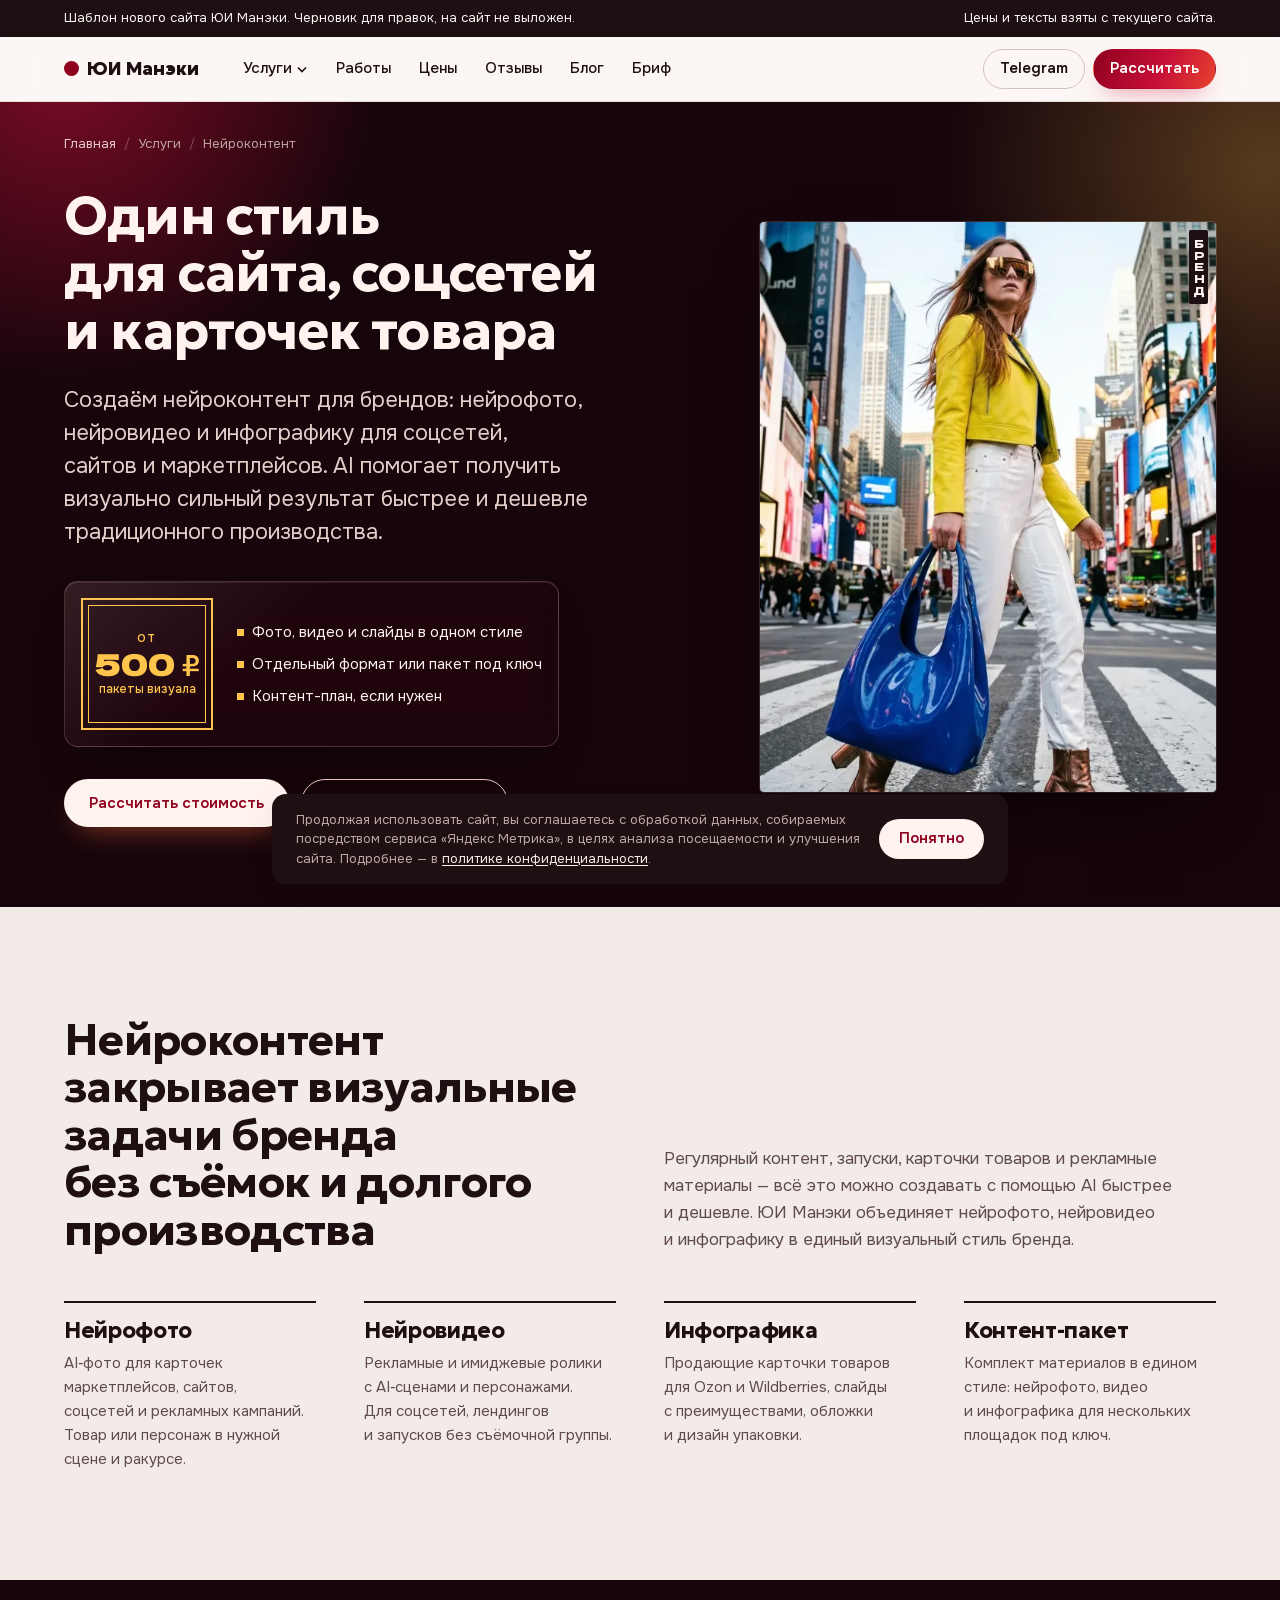
<file: neirokontent-dlya-brendov.html>
<!doctype html>
<html lang="ru">
<head>
<meta charset="utf-8">
<meta name="viewport" content="width=device-width, initial-scale=1, viewport-fit=cover">
<meta name="color-scheme" content="light">
<title>Визуальный контент для бренда — фото, видео, слайды</title>
<meta content="Собираем визуальную систему бренда: ИИ-фото товаров, ролики нейросетью, рич-контент и серии публикаций в едином стиле. Пакеты от 500 ₽." name="description"/>
<meta name="robots" content="noindex, nofollow">
<meta content="#090909" name="theme-color"/>
<meta content="#090909" name="msapplication-TileColor"/>
<meta content="/browserconfig.xml" name="msapplication-config"/>
<meta content="telephone=no" name="format-detection"/>
<meta content="Бюро визуального контента ЮИ Манэки" name="author"/>
<meta content="ru_RU" property="og:locale"/>
<meta content="website" property="og:type"/>
<meta content="ЮИ Манэки" property="og:site_name"/>
<meta content="Нейроконтент для брендов и селлеров — ИИ-контент для сайта и соцсетей | ЮИ Манэки" property="og:title"/>
<meta content="Нейроконтент для брендов на заказ: нейрофото, нейровидео и инфографика для соцсетей, маркетплейсов и сайтов. Контент-пакеты под ключ от ЮИ Манэки." property="og:description"/>
<meta content="https://ui-maneki.ru/neirokontent-dlya-brendov.html" property="og:url"/>
<meta content="https://ui-maneki.ru/portfolio-neirokontenta-dlya-brenda-i-socsetei.webp" property="og:image"/>
<meta content="image/webp" property="og:image:type"/>
<meta content="1600" property="og:image:width"/>
<meta content="567" property="og:image:height"/>
<meta content="Нейроконтент для брендов и соцсетей — ЮИ Манэки" property="og:image:alt"/>
<meta content="summary_large_image" name="twitter:card"/>
<meta content="Нейроконтент для брендов и селлеров — ИИ-контент для сайта и соцсетей | ЮИ Манэки" name="twitter:title"/>
<meta content="Нейроконтент для брендов на заказ: нейрофото, нейровидео и инфографика для соцсетей, маркетплейсов и сайтов. Контент-пакеты под ключ от ЮИ Манэки." name="twitter:description"/>
<meta content="https://ui-maneki.ru/portfolio-neirokontenta-dlya-brenda-i-socsetei.webp" name="twitter:image"/>
<link href="https://ui-maneki.ru/neirokontent-dlya-brendov.html" rel="canonical"/>
<link href="https://ui-maneki.ru/neirokontent-dlya-brendov.html" hreflang="ru-RU" rel="alternate"/>
<link href="https://ui-maneki.ru/neirokontent-dlya-brendov.html" hreflang="x-default" rel="alternate"/>
<link href="https://ui-maneki.ru/favicon.ico" rel="shortcut icon" type="image/x-icon"/>
<link href="https://ui-maneki.ru/favicon.ico" rel="icon" sizes="any" type="image/x-icon"/>
<link href="https://ui-maneki.ru/favicon-48x48.png" rel="icon" sizes="48x48" type="image/png"/>
<link href="https://ui-maneki.ru/favicon-32x32.png" rel="icon" sizes="32x32" type="image/png"/>
<link href="https://ui-maneki.ru/favicon-16x16.png" rel="icon" sizes="16x16" type="image/png"/>
<link href="https://ui-maneki.ru/apple-touch-icon.png" rel="apple-touch-icon" sizes="180x180"/>
<link href="https://ui-maneki.ru/site.webmanifest" rel="manifest"/>
<script type="application/ld+json">{"@context": "https://schema.org", "@type": "WebPage", "@id": "https://ui-maneki.ru/neirokontent-dlya-brendov.html#webpage", "name": "Визуальный контент для бренда", "url": "https://ui-maneki.ru/neirokontent-dlya-brendov.html", "description": "Нейроконтент для брендов: нейрофото, нейровидео и инфографика для соцсетей, сайтов и маркетплейсов. Контент-пакеты под ключ от ЮИ Манэки.", "inLanguage": "ru", "isPartOf": {"@id": "https://ui-maneki.ru/#website"}, "about": {"@id": "https://ui-maneki.ru/#organization"}, "primaryImageOfPage": {"@type": "ImageObject", "url": "https://ui-maneki.ru/portfolio-neirokontenta-dlya-brenda-i-socsetei.webp"}}</script>
<script type="application/ld+json">{"@context": "https://schema.org", "@type": "WebSite", "@id": "https://ui-maneki.ru/#website", "url": "https://ui-maneki.ru/", "name": "ЮИ Манэки", "inLanguage": "ru", "publisher": {"@id": "https://ui-maneki.ru/#organization"}, "description": "Бюро визуального контента ЮИ Манэки: нейрофото, нейровидео, нейроконтент и инфографика для брендов, товаров, маркетплейсов и соцсетей."}</script>
<script type="application/ld+json">{"@context": "https://schema.org", "@type": ["Organization", "ProfessionalService"], "priceRange": "₽₽", "taxID": "667010718983", "vatID": "667010718983", "@id": "https://ui-maneki.ru/#organization", "name": "Бюро визуального контента ЮИ Манэки", "alternateName": ["ЮИ Манэки", "Юи Манэки", "UI Maneki"], "url": "https://ui-maneki.ru/", "brand": "ЮИ Манэки", "logo": "https://ui-maneki.ru/apple-touch-icon.png", "image": "https://ui-maneki.ru/neirofoto-neirovideo-dlya-brendov-i-marketpleisov-yui-maneki-hero.webp", "description": "ЮИ Манэки создаёт нейрофото, нейровидео, нейроконтент и инфографику для брендов, маркетплейсов и соцсетей. Бюро находится в Екатеринбурге и работает с проектами по всей России.", "telephone": "+79126482826", "email": "seoinfolab@gmail.com", "address": {"@type": "PostalAddress", "addressLocality": "Екатеринбург", "addressRegion": "Свердловская область", "addressCountry": "RU"}, "geo": {"@type": "GeoCoordinates", "latitude": 56.8519, "longitude": 60.6122}, "areaServed": [{"@type": "Country", "name": "Россия"}, {"@type": "City", "name": "Екатеринбург"}], "contactPoint": [{"@type": "ContactPoint", "contactType": "customer support", "telephone": "+79126482826", "email": "seoinfolab@gmail.com", "areaServed": "RU", "availableLanguage": ["ru"]}], "sameAs": ["https://t.me/Irinaaaaaaak", "https://t.me/seolabmp", "https://vk.com/uimaneki", "https://ru.pinterest.com/neurocontentstudio/", "https://www.avito.ru/brands/5de7ce368de156627c8827f77917a1fe", "https://yandex.ru/profile/78532066268"], "knowsAbout": ["Нейроконтент для бренда", "AI-контент для соцсетей", "Нейроконтент заказать", "Визуальный контент с нейросетью", "Контент-пакет для бренда", "Нейроконтент для маркетплейсов"]}</script>
<script type="application/ld+json">{"@context": "https://schema.org", "@type": "Service", "@id": "https://ui-maneki.ru/neirokontent-dlya-brendov.html#service", "name": "Нейроконтент для брендов и соцсетей", "serviceType": "Создание нейроконтента для брендов: нейрофото, нейровидео, инфографика и контент-пакеты с помощью AI", "url": "https://ui-maneki.ru/neirokontent-dlya-brendov.html", "provider": {"@id": "https://ui-maneki.ru/#organization"}, "areaServed": [{"@type": "Country", "name": "Россия"}, {"@type": "City", "name": "Екатеринбург"}], "audience": {"@type": "Audience", "audienceType": "Бренды, эксперты, компании и продавцы маркетплейсов"}, "offers": {"@type": "Offer", "availability": "https://schema.org/InStock", "url": "https://ui-maneki.ru/tariffs.html", "price": "500", "priceCurrency": "RUB"}, "hasOfferCatalog": {"@type": "OfferCatalog", "name": "Форматы нейроконтента", "itemListElement": [{"@type": "Offer", "itemOffered": {"@type": "Service", "name": "Нейрофото для соцсетей и сайтов"}}, {"@type": "Offer", "itemOffered": {"@type": "Service", "name": "Нейровидео для соцсетей"}}, {"@type": "Offer", "itemOffered": {"@type": "Service", "name": "Инфографика для маркетплейсов"}}, {"@type": "Offer", "itemOffered": {"@type": "Service", "name": "Контент-пакет под ключ"}}]}}</script>
<script type="application/ld+json">{"@context": "https://schema.org", "@type": "FAQPage", "mainEntity": [{"@type": "Question", "name": "Что такое нейроконтент для бренда?", "acceptedAnswer": {"@type": "Answer", "text": "Нейроконтент — это визуальный контент, созданный с помощью AI: нейрофото, нейровидео, инфографика и посты. Подходит для соцсетей, сайтов, маркетплейсов и рекламных кампаний."}}, {"@type": "Question", "name": "Чем нейроконтент отличается от обычного контента?", "acceptedAnswer": {"@type": "Answer", "text": "Нейроконтент создаётся быстрее и дешевле, чем традиционная съёмка или разработка. AI генерирует изображения, видео и визуальные материалы по описанию задачи — без студии и фотографа."}}, {"@type": "Question", "name": "Для каких площадок подходит нейроконтент?", "acceptedAnswer": {"@type": "Answer", "text": "ВКонтакте, Telegram, Instagram*, Pinterest, маркетплейсы Ozon и Wildberries, сайты и лендинги. Контент адаптируется под нужные форматы и размеры."}}, {"@type": "Question", "name": "Можно ли заказать контент-пакет для бренда?", "acceptedAnswer": {"@type": "Answer", "text": "Да. Собираем контент-пакеты: нейрофото, нейровидео и инфографика в едином стиле под задачи бренда. Подробнее — в брифе или при обсуждении проекта."}}]}</script>
<script type="application/ld+json">{"@context": "https://schema.org", "@type": "BreadcrumbList", "itemListElement": [{"@type": "ListItem", "position": 1, "name": "Главная", "item": "https://ui-maneki.ru/"}, {"@type": "ListItem", "position": 2, "name": "Нейроконтент для брендов", "item": "https://ui-maneki.ru/neirokontent-dlya-brendov.html"}]}</script>
<link rel="preload" href="fonts/geologica-cyrillic.woff2" as="font" type="font/woff2" crossorigin>
<link rel="preload" href="fonts/onest-cyrillic.woff2" as="font" type="font/woff2" crossorigin>
<link rel="stylesheet" href="css/site.css">
</head>
<body>
<a class="skip" href="#main">К содержанию</a>
<div class="tpl-note"><div class="wrap"><span>Шаблон нового сайта ЮИ Манэки. Черновик для правок, на сайт не выложен.</span><span>Цены и тексты взяты с текущего сайта.</span></div></div>
<header class="hdr">
<div class="wrap hdr__in">
<a class="logo" href="index.html"><span class="logo__dot" aria-hidden="true"></span>ЮИ&nbsp;Манэки</a>
<nav class="nav" aria-label="Основное меню">
<button class="nav__trigger" type="button" aria-expanded="false" aria-controls="svc-panel" aria-current="true">Услуги<svg viewBox="0 0 12 12" aria-hidden="true"><path d="M2 4.5 6 8.5l4-4" fill="none" stroke="currentColor" stroke-width="1.6"/></svg></button>
<a class="nav__link" href="cases.html">Работы</a><a class="nav__link" href="tariffs.html">Цены</a><a class="nav__link" href="index.html#reviews">Отзывы</a><a class="nav__link" href="blog/index.html">Блог</a><a class="nav__link" href="brief.html">Бриф</a>
</nav>
<div class="hdr__act">
<a class="btn btn--ghost btn--sm hdr__tg" href="https://t.me/Irinaaaaaaak?text=%D0%97%D0%B4%D1%80%D0%B0%D0%B2%D1%81%D1%82%D0%B2%D1%83%D0%B9%D1%82%D0%B5%21%20%D0%9D%D1%83%D0%B6%D0%B5%D0%BD%20%D0%B2%D0%B8%D0%B7%D1%83%D0%B0%D0%BB%20%D0%B4%D0%BB%D1%8F%20%D0%B1%D1%80%D0%B5%D0%BD%D0%B4%D0%B0%20%D0%B2%20%D0%BE%D0%B4%D0%BD%D0%BE%D0%BC%20%D1%81%D1%82%D0%B8%D0%BB%D0%B5." target="_blank" rel="noopener">Telegram</a>
<a class="btn btn--fill btn--sm hdr__calc" href="tariffs.html#calc">Рассчитать</a>
<button class="hdr__menu" type="button" aria-expanded="false" aria-controls="sheet" aria-label="Открыть меню"><svg viewBox="0 0 20 20" aria-hidden="true"><path d="M3 6h14M3 10h14M3 14h14" fill="none" stroke="currentColor" stroke-width="1.6"/></svg></button>
</div>
</div>
<div class="svc-panel" id="svc-panel" hidden>
<div class="svc-panel__grid">
<div><p class="svc-panel__h">Услуги бюро</p><ul class="mm-list"><li><a class="mm-item" href="neirofoto-dlya-marketpleisov.html"><span class="mm-item__img"><img src="assets/cases/neirofoto/neirofoto-13.webp" srcset="assets/cases/neirofoto/neirofoto-13-w200.webp 200w, assets/cases/neirofoto/neirofoto-13.webp 1529w" sizes="56px" alt="Нейрофотосессия для личного бренда — кадр 13" width="1529" height="2048" decoding="async" loading="lazy"></span><b>ИИ‑фото товара</b><small>Товар в сцене или на ИИ‑модели</small><span class="mm-item__price">от 500 ₽ за кадр</span></a></li><li><a class="mm-item" href="infografika-dlya-marketpleisov.html"><span class="mm-item__img"><img src="keisy-infografiki-dlya-marketpleisov-560.webp" srcset="keisy-infografiki-dlya-marketpleisov-560-w200.webp 200w, keisy-infografiki-dlya-marketpleisov-560.webp 560w" sizes="56px" alt="" width="560" height="700" decoding="async" loading="lazy"></span><b>Инфографика</b><small>Обложка и слайды для WB и Ozon</small><span class="mm-item__price">от 550 ₽ за слайд</span></a></li><li><a class="mm-item" href="neirovideo-dlya-brenda.html"><span class="mm-item__img"><img src="assets/posters/neirovideo-05.webp" srcset="assets/posters/neirovideo-05-w200.webp 200w, assets/posters/neirovideo-05.webp 800w" sizes="56px" alt="" width="800" height="1072" decoding="async" loading="lazy"></span><b>Нейровидео</b><small>Оживление обложки и ролики</small><span class="mm-item__price">от 1 200 ₽ оживление кадра</span></a></li><li><a class="mm-item" href="neirofoto-dlya-lyudey.html"><span class="mm-item__img"><img src="assets/cases/neirofoto/neirofoto-06.webp" srcset="assets/cases/neirofoto/neirofoto-06-w200.webp 200w, assets/cases/neirofoto/neirofoto-06.webp 1143w" sizes="56px" alt="Нейрофотосессия для личного бренда — кадр 6" width="1143" height="2048" decoding="async" loading="lazy"></span><b>ИИ‑фотосессия</b><small>Портреты по вашим фотографиям</small><span class="mm-item__price">от 400 ₽ за кадр</span></a></li><li><a class="mm-item" href="neirokontent-dlya-brendov.html"><span class="mm-item__img"><img src="assets/cases/neirokontent/neirokontent-06.webp" srcset="assets/cases/neirokontent/neirokontent-06-w200.webp 200w, assets/cases/neirokontent/neirokontent-06.webp 781w" sizes="56px" alt="Нейроконтент: имиджевый визуал для бренда — кадр 6" width="781" height="1400" decoding="async" loading="lazy"></span><b>Нейроконтент</b><small>Фото, видео и слайды в одном стиле</small><span class="mm-item__price">от 500 ₽ пакеты визуала</span></a></li><li><a class="mm-item" href="cases.html"><span class="mm-item__img"><img src="assets/cases/neirokontent/neirokontent-04.webp" srcset="assets/cases/neirokontent/neirokontent-04-w200.webp 200w, assets/cases/neirokontent/neirokontent-04.webp 1045w" sizes="56px" alt="Нейроконтент: имиджевый визуал для бренда — кадр 4" width="1045" height="1400" decoding="async" loading="lazy"></span><b>Все работы</b><small>Фото, ролики и контент бюро</small><span class="mm-item__price">41 работа</span></a></li></ul></div>
<div class="mm-promo"><div class="glows" aria-hidden="true"><span class="glow glow--1"></span><span class="glow glow--3"></span></div>
<p class="mm-promo__t">Посчитайте заказ по прайсу</p>
<ul class="mm-promo__list"><li><span>Фото товара</span><i></i><b>от 500 ₽</b></li><li><span>Фотосессия</span><i></i><b>от 400 ₽</b></li><li><span>Инфографика</span><i></i><b>от 550 ₽</b></li><li><span>Оживление кадра</span><i></i><b>от 1 200 ₽</b></li></ul>
<a class="btn btn--on-field btn--sm" href="tariffs.html#calc">Открыть калькулятор</a></div>
</div>
<div class="svc-panel__foot"><a href="tariffs.html">Полный прайс</a><a href="brief.html">Заполнить бриф</a><a href="https://t.me/Irinaaaaaaak?text=%D0%97%D0%B4%D1%80%D0%B0%D0%B2%D1%81%D1%82%D0%B2%D1%83%D0%B9%D1%82%D0%B5%21%20%D0%9D%D1%83%D0%B6%D0%B5%D0%BD%20%D0%B2%D0%B8%D0%B7%D1%83%D0%B0%D0%BB%20%D0%B4%D0%BB%D1%8F%20%D0%B1%D1%80%D0%B5%D0%BD%D0%B4%D0%B0%20%D0%B2%20%D0%BE%D0%B4%D0%BD%D0%BE%D0%BC%20%D1%81%D1%82%D0%B8%D0%BB%D0%B5." target="_blank" rel="noopener">Написать в Telegram</a><span>Отвечаем в течение рабочего дня</span></div>
</div>
</header>
<div class="nav-scrim" hidden></div>
<div class="sheet" id="sheet" role="dialog" aria-modal="true" aria-label="Меню" hidden>
<div class="sheet__top"><a class="logo" href="index.html"><span class="logo__dot" aria-hidden="true"></span>ЮИ&nbsp;Манэки</a>
<button class="hdr__menu sheet__close" type="button" aria-label="Закрыть меню"><svg viewBox="0 0 20 20" aria-hidden="true"><path d="m5 5 10 10M15 5 5 15" fill="none" stroke="currentColor" stroke-width="1.8"/></svg></button></div>
<p class="sheet__h">Услуги</p>
<ul class="sheet__svc"><li><a href="neirofoto-dlya-marketpleisov.html">ИИ‑фото товара<span>от 500 ₽</span></a></li><li><a href="infografika-dlya-marketpleisov.html">Инфографика<span>от 550 ₽</span></a></li><li><a href="neirovideo-dlya-brenda.html">Нейровидео<span>от 1 200 ₽</span></a></li><li><a href="neirofoto-dlya-lyudey.html">ИИ‑фотосессия<span>от 400 ₽</span></a></li><li><a href="neirokontent-dlya-brendov.html">Нейроконтент<span>от 500 ₽</span></a></li></ul>
<p class="sheet__h">Бюро</p>
<div class="sheet__links"><a href="cases.html">Работы</a><a href="tariffs.html">Цены</a><a href="index.html#reviews">Отзывы</a><a href="blog/index.html">Блог</a><a href="brief.html">Бриф</a><a href="documents.html">Документы</a></div>
<div class="sheet__cta"><a class="btn btn--fill" href="https://t.me/Irinaaaaaaak?text=%D0%97%D0%B4%D1%80%D0%B0%D0%B2%D1%81%D1%82%D0%B2%D1%83%D0%B9%D1%82%D0%B5%21%20%D0%9D%D1%83%D0%B6%D0%B5%D0%BD%20%D0%B2%D0%B8%D0%B7%D1%83%D0%B0%D0%BB%20%D0%B4%D0%BB%D1%8F%20%D0%B1%D1%80%D0%B5%D0%BD%D0%B4%D0%B0%20%D0%B2%20%D0%BE%D0%B4%D0%BD%D0%BE%D0%BC%20%D1%81%D1%82%D0%B8%D0%BB%D0%B5." target="_blank" rel="noopener">Написать в Telegram</a><a class="btn btn--ghost" href="tariffs.html#calc">Рассчитать стоимость</a></div>
<p class="sheet__h">Связь</p>
<p class="sheet__contacts"><span>+7 912 648-28-26</span><span>seoinfolab@gmail.com</span><span>Екатеринбург, работаем по всей России</span></p>
</div>
<main id="main">
<section class="shero night"><div class="glows" aria-hidden="true"><span class="glow glow--1"></span><span class="glow glow--3"></span></div><div class="wrap">
<nav aria-label="Хлебные крошки"><ol class="crumbs"><li><a href="index.html">Главная</a></li><li><span aria-current="page">Услуги</span></li><li><span aria-current="page">Нейроконтент</span></li></ol></nav>
<div class="shero__grid">
<div>
<h1>Один стиль для сайта, соцсетей и карточек товара</h1>
<p class="shero__lead">Создаём нейроконтент для брендов: нейрофото, нейровидео и инфографику для соцсетей, сайтов и маркетплейсов. AI помогает получить визуально сильный результат быстрее и дешевле традиционного производства.</p>
<div class="shero__deal glass glass--dark" data-spot><div class="seal" aria-label="от 500 ₽ пакеты визуала"><span class="seal__from">от</span><span class="seal__num">500 ₽</span><span class="seal__unit">пакеты визуала</span></div><ul class="facts"><li>Фото, видео и слайды в одном стиле</li><li>Отдельный формат или пакет под ключ</li><li>Контент-план, если нужен</li></ul></div>
<div class="shero__cta"><a class="btn btn--on-field" href="#calc">Рассчитать стоимость</a><a class="btn btn--ghost-field" href="https://t.me/Irinaaaaaaak?text=%D0%97%D0%B4%D1%80%D0%B0%D0%B2%D1%81%D1%82%D0%B2%D1%83%D0%B9%D1%82%D0%B5%21%20%D0%9D%D1%83%D0%B6%D0%B5%D0%BD%20%D0%B2%D0%B8%D0%B7%D1%83%D0%B0%D0%BB%20%D0%B4%D0%BB%D1%8F%20%D0%B1%D1%80%D0%B5%D0%BD%D0%B4%D0%B0%20%D0%B2%20%D0%BE%D0%B4%D0%BD%D0%BE%D0%BC%20%D1%81%D1%82%D0%B8%D0%BB%D0%B5." target="_blank" rel="noopener">Написать в Telegram</a></div>
</div>
<figure class="shero__media"><span class="vlabel" aria-hidden="true">БРЕНД</span><img src="assets/cases/neirokontent/neirokontent-06.webp" srcset="assets/cases/neirokontent/neirokontent-06-w600.webp 600w, assets/cases/neirokontent/neirokontent-06.webp 781w" sizes="(min-width: 60rem) 36vw, calc(100vw - 2rem)" alt="Нейроконтент: имиджевый визуал для бренда — кадр 6" width="781" height="1400" decoding="async" fetchpriority="high"></figure>
</div></div></section>
<section class="sec sec--alt" id="tasks"><div class="wrap"><header class="sec__head sec__head--split" data-reveal><h2>Нейроконтент закрывает визуальные задачи бренда без съёмок и долгого производства</h2><p>Регулярный контент, запуски, карточки товаров и рекламные материалы — всё это можно создавать с помощью AI быстрее и дешевле. ЮИ Манэки объединяет нейрофото, нейровидео и инфографику в единый визуальный стиль бренда.</p></header><div class="items" data-stagger><div class="item" data-reveal><h3>Нейрофото</h3><p>AI‑фото для карточек маркетплейсов, сайтов, соцсетей и рекламных кампаний. Товар или персонаж в нужной сцене и ракурсе.</p></div><div class="item" data-reveal><h3>Нейровидео</h3><p>Рекламные и имиджевые ролики с AI‑сценами и персонажами. Для соцсетей, лендингов и запусков без съёмочной группы.</p></div><div class="item" data-reveal><h3>Инфографика</h3><p>Продающие карточки товаров для Ozon и Wildberries, слайды с преимуществами, обложки и дизайн упаковки.</p></div><div class="item" data-reveal><h3>Контент-пакет</h3><p>Комплект материалов в едином стиле: нейрофото, видео и инфографика для нескольких площадок под ключ.</p></div></div></div></section>
<section class="sec night" id="primery"><div class="glows" aria-hidden="true"><span class="glow glow--2"></span></div><div class="wrap"><header class="sec__head sec__head--split" data-reveal><h2>Примеры нейроконтента</h2><p>Серии для брендов и экспертов из портфолио бюро.</p></header><ul class="gallery" id="g-content" data-lb-group data-stagger><li data-reveal><button class="gal" type="button" data-lb-item data-kind="img" data-src="assets/cases/neirokontent/neirokontent-01.webp" data-alt="Нейроконтент: имиджевый визуал для бренда — кадр 1"><img src="assets/cases/neirokontent/neirokontent-01.webp" srcset="assets/cases/neirokontent/neirokontent-01-w600.webp 600w, assets/cases/neirokontent/neirokontent-01.webp 781w" sizes="(min-width: 64rem) 300px, (min-width: 40rem) 33vw, 50vw" alt="Нейроконтент: имиджевый визуал для бренда — кадр 1" width="781" height="1400" decoding="async" loading="lazy"><span class="vh">Открыть крупно</span></button></li><li data-reveal><button class="gal" type="button" data-lb-item data-kind="img" data-src="assets/cases/neirokontent/neirokontent-02.webp" data-alt="Нейроконтент: имиджевый визуал для бренда — кадр 2"><img src="assets/cases/neirokontent/neirokontent-02.webp" srcset="assets/cases/neirokontent/neirokontent-02-w600.webp 600w, assets/cases/neirokontent/neirokontent-02.webp 896w" sizes="(min-width: 64rem) 300px, (min-width: 40rem) 33vw, 50vw" alt="Нейроконтент: имиджевый визуал для бренда — кадр 2" width="896" height="1344" decoding="async" loading="lazy"><span class="vh">Открыть крупно</span></button></li><li data-reveal><button class="gal" type="button" data-lb-item data-kind="img" data-src="assets/cases/neirokontent/neirokontent-03.webp" data-alt="Нейроконтент: имиджевый визуал для бренда — кадр 3"><img src="assets/cases/neirokontent/neirokontent-03.webp" srcset="assets/cases/neirokontent/neirokontent-03-w600.webp 600w, assets/cases/neirokontent/neirokontent-03.webp 1045w" sizes="(min-width: 64rem) 300px, (min-width: 40rem) 33vw, 50vw" alt="Нейроконтент: имиджевый визуал для бренда — кадр 3" width="1045" height="1400" decoding="async" loading="lazy"><span class="vh">Открыть крупно</span></button></li><li data-reveal><button class="gal" type="button" data-lb-item data-kind="img" data-src="assets/cases/neirokontent/neirokontent-04.webp" data-alt="Нейроконтент: имиджевый визуал для бренда — кадр 4"><img src="assets/cases/neirokontent/neirokontent-04.webp" srcset="assets/cases/neirokontent/neirokontent-04-w600.webp 600w, assets/cases/neirokontent/neirokontent-04.webp 1045w" sizes="(min-width: 64rem) 300px, (min-width: 40rem) 33vw, 50vw" alt="Нейроконтент: имиджевый визуал для бренда — кадр 4" width="1045" height="1400" decoding="async" loading="lazy"><span class="vh">Открыть крупно</span></button></li><li data-reveal><button class="gal" type="button" data-lb-item data-kind="img" data-src="assets/cases/neirokontent/neirokontent-05.webp" data-alt="Нейроконтент: имиджевый визуал для бренда — кадр 5"><img src="assets/cases/neirokontent/neirokontent-05.webp" srcset="assets/cases/neirokontent/neirokontent-05-w600.webp 600w, assets/cases/neirokontent/neirokontent-05.webp 896w" sizes="(min-width: 64rem) 300px, (min-width: 40rem) 33vw, 50vw" alt="Нейроконтент: имиджевый визуал для бренда — кадр 5" width="896" height="1344" decoding="async" loading="lazy"><span class="vh">Открыть крупно</span></button></li><li data-reveal><button class="gal" type="button" data-lb-item data-kind="img" data-src="assets/cases/neirokontent/neirokontent-06.webp" data-alt="Нейроконтент: имиджевый визуал для бренда — кадр 6"><img src="assets/cases/neirokontent/neirokontent-06.webp" srcset="assets/cases/neirokontent/neirokontent-06-w600.webp 600w, assets/cases/neirokontent/neirokontent-06.webp 781w" sizes="(min-width: 64rem) 300px, (min-width: 40rem) 33vw, 50vw" alt="Нейроконтент: имиджевый визуал для бренда — кадр 6" width="781" height="1400" decoding="async" loading="lazy"><span class="vh">Открыть крупно</span></button></li><li data-reveal><button class="gal" type="button" data-lb-item data-kind="img" data-src="assets/cases/neirokontent/neirokontent-07.webp" data-alt="Нейроконтент: имиджевый визуал для бренда — кадр 7"><img src="assets/cases/neirokontent/neirokontent-07.webp" srcset="assets/cases/neirokontent/neirokontent-07-w600.webp 600w, assets/cases/neirokontent/neirokontent-07.webp 1045w" sizes="(min-width: 64rem) 300px, (min-width: 40rem) 33vw, 50vw" alt="Нейроконтент: имиджевый визуал для бренда — кадр 7" width="1045" height="1400" decoding="async" loading="lazy"><span class="vh">Открыть крупно</span></button></li><li data-reveal><button class="gal" type="button" data-lb-item data-kind="img" data-src="assets/cases/neirokontent/neirokontent-08.webp" data-alt="Нейроконтент: имиджевый визуал для бренда — кадр 8"><img src="assets/cases/neirokontent/neirokontent-08.webp" srcset="assets/cases/neirokontent/neirokontent-08-w600.webp 600w, assets/cases/neirokontent/neirokontent-08.webp 1045w" sizes="(min-width: 64rem) 300px, (min-width: 40rem) 33vw, 50vw" alt="Нейроконтент: имиджевый визуал для бренда — кадр 8" width="1045" height="1400" decoding="async" loading="lazy"><span class="vh">Открыть крупно</span></button></li><li data-reveal><button class="gal" type="button" data-lb-item data-kind="img" data-src="assets/cases/neirokontent/neirokontent-09.webp" data-alt="Нейроконтент: имиджевый визуал для бренда — кадр 9"><img src="assets/cases/neirokontent/neirokontent-09.webp" srcset="assets/cases/neirokontent/neirokontent-09-w600.webp 600w, assets/cases/neirokontent/neirokontent-09.webp 1045w" sizes="(min-width: 64rem) 300px, (min-width: 40rem) 33vw, 50vw" alt="Нейроконтент: имиджевый визуал для бренда — кадр 9" width="1045" height="1400" decoding="async" loading="lazy"><span class="vh">Открыть крупно</span></button></li><li data-reveal><button class="gal" type="button" data-lb-item data-kind="img" data-src="assets/cases/neirokontent/neirokontent-10.webp" data-alt="Нейроконтент: имиджевый визуал для бренда — кадр 10"><img src="assets/cases/neirokontent/neirokontent-10.webp" srcset="assets/cases/neirokontent/neirokontent-10-w600.webp 600w, assets/cases/neirokontent/neirokontent-10.webp 896w" sizes="(min-width: 64rem) 300px, (min-width: 40rem) 33vw, 50vw" alt="Нейроконтент: имиджевый визуал для бренда — кадр 10" width="896" height="1344" decoding="async" loading="lazy"><span class="vh">Открыть крупно</span></button></li><li data-reveal><button class="gal" type="button" data-lb-item data-kind="img" data-src="assets/cases/neirokontent/neirokontent-11.webp" data-alt="Нейроконтент: имиджевый визуал для бренда — кадр 11"><img src="assets/cases/neirokontent/neirokontent-11.webp" srcset="assets/cases/neirokontent/neirokontent-11-w600.webp 600w, assets/cases/neirokontent/neirokontent-11.webp 1045w" sizes="(min-width: 64rem) 300px, (min-width: 40rem) 33vw, 50vw" alt="Нейроконтент: имиджевый визуал для бренда — кадр 11" width="1045" height="1400" decoding="async" loading="lazy"><span class="vh">Открыть крупно</span></button></li><li data-reveal><button class="gal" type="button" data-lb-item data-kind="img" data-src="assets/cases/neirokontent/neirokontent-12.webp" data-alt="Нейроконтент: имиджевый визуал для бренда — кадр 12"><img src="assets/cases/neirokontent/neirokontent-12.webp" srcset="assets/cases/neirokontent/neirokontent-12-w600.webp 600w, assets/cases/neirokontent/neirokontent-12.webp 781w" sizes="(min-width: 64rem) 300px, (min-width: 40rem) 33vw, 50vw" alt="Нейроконтент: имиджевый визуал для бренда — кадр 12" width="781" height="1400" decoding="async" loading="lazy"><span class="vh">Открыть крупно</span></button></li><li data-reveal><button class="gal" type="button" data-lb-item data-kind="img" data-src="assets/cases/neirokontent/neirokontent-13.webp" data-alt="Нейроконтент: имиджевый визуал для бренда — кадр 13"><img src="assets/cases/neirokontent/neirokontent-13.webp" srcset="assets/cases/neirokontent/neirokontent-13-w600.webp 600w, assets/cases/neirokontent/neirokontent-13.webp 1045w" sizes="(min-width: 64rem) 300px, (min-width: 40rem) 33vw, 50vw" alt="Нейроконтент: имиджевый визуал для бренда — кадр 13" width="1045" height="1400" decoding="async" loading="lazy"><span class="vh">Открыть крупно</span></button></li><li data-reveal><button class="gal" type="button" data-lb-item data-kind="img" data-src="assets/cases/neirokontent/neirokontent-14.webp" data-alt="Нейроконтент: имиджевый визуал для бренда — кадр 14"><img src="assets/cases/neirokontent/neirokontent-14.webp" srcset="assets/cases/neirokontent/neirokontent-14-w600.webp 600w, assets/cases/neirokontent/neirokontent-14.webp 1045w" sizes="(min-width: 64rem) 300px, (min-width: 40rem) 33vw, 50vw" alt="Нейроконтент: имиджевый визуал для бренда — кадр 14" width="1045" height="1400" decoding="async" loading="lazy"><span class="vh">Открыть крупно</span></button></li><li data-reveal><button class="gal" type="button" data-lb-item data-kind="img" data-src="assets/cases/neirokontent/neirokontent-15.webp" data-alt="Нейроконтент: имиджевый визуал для бренда — кадр 15"><img src="assets/cases/neirokontent/neirokontent-15.webp" srcset="assets/cases/neirokontent/neirokontent-15-w600.webp 600w, assets/cases/neirokontent/neirokontent-15.webp 1045w" sizes="(min-width: 64rem) 300px, (min-width: 40rem) 33vw, 50vw" alt="Нейроконтент: имиджевый визуал для бренда — кадр 15" width="1045" height="1400" decoding="async" loading="lazy"><span class="vh">Открыть крупно</span></button></li><li data-reveal><button class="gal" type="button" data-lb-item data-kind="img" data-src="assets/cases/neirokontent/neirokontent-16.webp" data-alt="Нейроконтент: имиджевый визуал для бренда — кадр 16"><img src="assets/cases/neirokontent/neirokontent-16.webp" srcset="assets/cases/neirokontent/neirokontent-16-w600.webp 600w, assets/cases/neirokontent/neirokontent-16.webp 1045w" sizes="(min-width: 64rem) 300px, (min-width: 40rem) 33vw, 50vw" alt="Нейроконтент: имиджевый визуал для бренда — кадр 16" width="1045" height="1400" decoding="async" loading="lazy"><span class="vh">Открыть крупно</span></button></li></ul></div></section>
<section class="sec sec--alt" id="formats"><div class="wrap"><header class="sec__head sec__head--split" data-reveal><h2>Один формат или контент-пакет под ключ</h2><p>Можно заказать отдельный формат или комплект материалов в едином стиле для нескольких задач и площадок.</p></header><div class="formats" data-stagger><article class="format" data-reveal data-spot><h3>Один формат</h3><p>Нейрофото, нейровидео или инфографика отдельно — по конкретной задаче с понятным ТЗ.</p><ul><li><span>быстрый старт</span></li><li><span>понятный результат</span></li><li><span>готово к размещению</span></li></ul></article><article class="format" data-reveal data-spot><h3>Контент для соцсетей</h3><p>Регулярный AI‑контент для ВКонтакте, Telegram и других площадок: посты, сторис и рекламные материалы.</p><ul><li><span>единый визуальный стиль</span></li><li><span>нейрофото и нейровидео</span></li><li><span>несколько форматов</span></li></ul></article><article class="format" data-reveal data-spot><h3>Контент-пакет под ключ</h3><p>Комплект материалов для маркетплейса, сайта или запуска: карточки, слайды, видео и фото в одном стиле.</p><ul><li><span>анализ задачи бренда</span></li><li><span>несколько форматов</span></li><li><span>готово к публикации</span></li></ul></article></div></div></section>

<section class="sec sec--alt" id="process"><div class="wrap"><header class="sec__head" data-reveal><h2>Как проходит работа над нейроконтентом</h2><p>Процесс построен так, чтобы быстро перейти от задачи к готовому контенту в нужном стиле.</p></header><ol class="steps steps--3" data-stagger><li class="step"><span class="step__n">1</span><p>Получаем задачу, референсы и площадки размещения</p></li><li class="step"><span class="step__n">2</span><p>Определяем форматы и визуальный стиль бренда</p></li><li class="step"><span class="step__n">3</span><p>Согласовываем состав контента, стоимость и сроки</p></li><li class="step"><span class="step__n">4</span><p>Создаём нейроконтент: фото, видео, инфографику</p></li><li class="step"><span class="step__n">5</span><p>Вносим правки в рамках согласованного ТЗ</p></li><li class="step"><span class="step__n">6</span><p>Передаём готовые материалы в нужных форматах</p></li></ol><ul class="terms" data-stagger><li data-reveal data-spot><b>50 %</b>предоплата, остаток после готовности</li><li data-reveal data-spot><b>1–3 дня</b>на фото и фотосессии, ролик — от 3 дней</li><li data-reveal data-spot><b>Правки</b>круг правок по ТЗ включён в цену</li><li data-reveal data-spot><b>Договор и чек</b>работаем как самозанятая, права на файлы — ваши</li></ul></div></section>
<section class="sec sec--alt" id="reviews"><div class="wrap"><header class="sec__head" data-reveal><h2>Что говорят заказчики</h2></header><ul class="reviews" id="rv-content" data-stagger><li class="rv" data-reveal><blockquote><p>Осталась очень довольна совместной работой: всё быстро, чётко, в срок, по ТЗ. Дали рекомендации, подготовили несколько разных вариантов на выбор. Видно, что в Бюро ЮИ Манэки действительно разбираются в том, что делают, и работают с полной отдачей. Были учтены все пожелания. За следующими карточками только к ним.</p></blockquote><p class="rv__who"><span class="rv__ava" aria-hidden="true">О</span>Олеся</p></li><li class="rv" data-reveal><blockquote><p>Чётко, быстро, очень клиентоориентированный подход. Я получила удовольствие. Буду обращаться ещё. Рекомендую.</p></blockquote><p class="rv__who"><span class="rv__ava" aria-hidden="true">Н</span>Наталья</p></li><li class="rv" data-reveal><blockquote><p>Для нас были подготовлены прекрасные работы! Мы довольны на все 100%! Очень быстро и качественно! Спасибо вам большое за ваш труд!</p></blockquote><p class="rv__who"><span class="rv__ava" aria-hidden="true">В</span>Виктория</p></li></ul><div class="sec__foot"><a class="link-arrow" href="index.html#reviews">Все 24 отзыва</a></div></div></section>
<section class="sec" id="faq"><div class="wrap faq-wrap"><header class="sec__head" data-reveal><h2>FAQ по нейроконтенту для брендов</h2><p>Коротко о том, что важно до заказа.</p></header><div class="faq"><details class="qa"><summary>Что входит в нейроконтент?</summary><div class="qa__a"><p>Нейроконтент — это нейрофото, нейровидео и инфографика, созданные с помощью AI. Форматы подбираются под задачу бренда и площадки размещения.</p></div></details><details class="qa"><summary>Можно ли заказать нейроконтент без готового ТЗ?</summary><div class="qa__a"><p>Да. Можно описать задачу простыми словами: бренд, продукт, площадки и желаемый стиль. Мы поможем определить форматы и собрать контент-план.</p></div></details><details class="qa"><summary>Для каких площадок создаёте нейроконтент?</summary><div class="qa__a"><p>ВКонтакте, Telegram, Instagram*, Pinterest, Ozon, Wildberries, Яндекс Маркет, сайты и лендинги. Контент адаптируется под форматы и размеры нужной площадки.</p></div></details><details class="qa"><summary>Сохраняется ли единый стиль при заказе разных форматов?</summary><div class="qa__a"><p>Да. При заказе контент-пакета нейрофото, нейровидео и инфографика создаются в едином визуальном стиле бренда.</p></div></details></div></div></section>
<section class="sec night lead--bg" id="lead"><img class="bgimg parallax" src="zakazat-neirofoto-neirovideo-i-neirokontent-yui-maneki.webp" srcset="zakazat-neirofoto-neirovideo-i-neirokontent-yui-maneki-w900.webp 900w, zakazat-neirofoto-neirovideo-i-neirokontent-yui-maneki-w1200.webp 1200w, zakazat-neirofoto-neirovideo-i-neirokontent-yui-maneki.webp 1600w" sizes="100vw" alt="" width="1600" height="800" decoding="async" loading="lazy" aria-hidden="true"><div class="veil veil--lead"></div><div class="glows" aria-hidden="true"><span class="glow glow--1"></span></div><span id="contacts" class="anchor" aria-hidden="true"></span><span id="trust-contacts-title-content" class="anchor" aria-hidden="true"></span>
<div class="wrap lead">
<div class="lead__text" data-reveal>
<h2>Опишите задачу — предложим форматы и контент-план</h2>
<p>Если пока нет точного задания, расскажите о бренде, продукте и площадках. Мы подберём форматы и посчитаем стоимость.</p>
<ul class="contacts">
<li><span>Telegram</span><a href="https://t.me/Irinaaaaaaak?text=%D0%97%D0%B4%D1%80%D0%B0%D0%B2%D1%81%D1%82%D0%B2%D1%83%D0%B9%D1%82%D0%B5%21%20%D0%9D%D1%83%D0%B6%D0%B5%D0%BD%20%D0%B2%D0%B8%D0%B7%D1%83%D0%B0%D0%BB%20%D0%B4%D0%BB%D1%8F%20%D0%B1%D1%80%D0%B5%D0%BD%D0%B4%D0%B0%20%D0%B2%20%D0%BE%D0%B4%D0%BD%D0%BE%D0%BC%20%D1%81%D1%82%D0%B8%D0%BB%D0%B5." target="_blank" rel="noopener">@Irinaaaaaaak</a></li>
<li><span>Телефон</span><a href="tel:+79126482826">+7 912 648-28-26</a></li>
<li><span>Почта</span><a href="mailto:seoinfolab@gmail.com">seoinfolab@gmail.com</a></li>
<li><span>Отвечаем</span><b>в течение рабочего дня</b></li>
</ul>
</div>
<div class="form glass" data-reveal><form action="#" class="contact-form" data-ajax-form="lead" data-form-title="Заявка: нейроконтент для бренда" data-metrika-goal="lead_neirokontent_submit" method="post" novalidate>
<div class="contact-form-grid">
<label class="brief-field"><span>Ваше имя</span><input name="name" placeholder="Как к вам обращаться" required type="text"/ autocomplete="name"></label>
<label class="brief-field"><span>Телеграм / телефон</span><input name="contact" placeholder="Удобный контакт" required type="text"/ autocomplete="tel" inputmode="tel"></label>
<label class="brief-field contact-form-wide"><span>Задача для нейроконтента</span><textarea name="task" placeholder="Бренд, продукт, площадки, нужные форматы и любые референсы" required></textarea></label>
</div>
<label class="consent-check"><input data-consent="true" name="consent" required type="checkbox" value="yes"/><span>Нажимая на кнопку, вы соглашаетесь с <a href="documents.html#doc-consent">обработкой персональных данных</a>.</span></label>
<div class="btn-row">
<button class="btn fill" type="submit">Отправить заявку</button>
<a class="btn" href="brief.html">Заполнить бриф</a>
</div>
<p aria-live="polite" class="form-status"></p>
</form></div>
</div>
</section>
<section class="sec sec--tight"><div class="wrap"><header class="sec__head" data-reveal><h2>Смежные услуги</h2></header><ul class="related" data-stagger><li data-reveal><a href="neirofoto-dlya-marketpleisov.html" data-spot>ИИ‑фото товара<span>от 500 ₽</span></a></li><li data-reveal><a href="infografika-dlya-marketpleisov.html" data-spot>Инфографика<span>от 550 ₽</span></a></li><li data-reveal><a href="neirovideo-dlya-brenda.html" data-spot>Нейровидео<span>от 1 200 ₽</span></a></li><li data-reveal><a href="neirofoto-dlya-lyudey.html" data-spot>ИИ‑фотосессия<span>от 400 ₽</span></a></li></ul></div></section>
</main>
<footer class="ftr">
<img class="bgimg parallax" src="o-byuro-yui-maneki-vizualnyi-kontent-dlya-brendov-fon.webp" srcset="o-byuro-yui-maneki-vizualnyi-kontent-dlya-brendov-fon-w900.webp 900w, o-byuro-yui-maneki-vizualnyi-kontent-dlya-brendov-fon.webp 1600w" sizes="100vw" alt="" width="1600" height="750" decoding="async" loading="lazy" aria-hidden="true">
<div class="veil veil--foot"></div><div class="glows" aria-hidden="true"><span class="glow glow--1"></span></div>
<div class="wrap">
<p class="ftr__statement">Пришлите фото товара с телефона. <span>Кадры для карточки будут через 1–3 дня.</span></p>
<div class="ftr__cols">
<nav aria-label="Услуги"><p class="ftr__h">Услуги</p><ul><li><a href="neirofoto-dlya-marketpleisov.html">ИИ‑фото товара</a></li><li><a href="infografika-dlya-marketpleisov.html">Инфографика</a></li><li><a href="neirovideo-dlya-brenda.html">Нейровидео</a></li><li><a href="neirofoto-dlya-lyudey.html">ИИ‑фотосессия</a></li><li><a href="neirokontent-dlya-brendov.html">Нейроконтент</a></li></ul></nav>
<nav aria-label="Бюро"><p class="ftr__h">Бюро</p><ul><li><a href="cases.html">Работы</a></li><li><a href="tariffs.html">Цены</a></li><li><a href="index.html#reviews">Отзывы</a></li><li><a href="blog/index.html">Блог</a></li><li><a href="brief.html">Бриф</a></li><li><a href="documents.html">Документы</a></li></ul></nav>
<div><p class="ftr__h">Связь</p><ul>
<li><a href="https://t.me/Irinaaaaaaak" target="_blank" rel="noopener">Telegram @Irinaaaaaaak</a></li>
<li><a href="tel:+79126482826">+7 912 648-28-26</a></li>
<li><a href="mailto:seoinfolab@gmail.com">seoinfolab@gmail.com</a></li>
<li><a href="https://t.me/seolabmp" target="_blank" rel="noopener">Канал @seolabmp</a></li>
<li><a href="https://vk.com/uimaneki" target="_blank" rel="noopener">ВКонтакте</a> · <a href="https://ru.pinterest.com/neurocontentstudio/" target="_blank" rel="noopener">Pinterest</a></li>
<li><a href="https://yandex.ru/profile/78532066268" target="_blank" rel="noopener">Яндекс Карты</a> · <a href="https://www.avito.ru/brands/5de7ce368de156627c8827f77917a1fe" target="_blank" rel="noopener">Авито</a></li>
</ul></div>
</div>
<p class="ftr__legal">© 2026 Бюро визуального контента «ЮИ Манэки» · Крижановская Ирина Александровна · самозанятая · ИНН 667010718983 · Екатеринбург, работаем по всей России · по договору, с чеком</p>
</div>
</footer>
<div class="dock"><a class="btn btn--fill" href="https://t.me/Irinaaaaaaak?text=%D0%97%D0%B4%D1%80%D0%B0%D0%B2%D1%81%D1%82%D0%B2%D1%83%D0%B9%D1%82%D0%B5%21%20%D0%9D%D1%83%D0%B6%D0%B5%D0%BD%20%D0%B2%D0%B8%D0%B7%D1%83%D0%B0%D0%BB%20%D0%B4%D0%BB%D1%8F%20%D0%B1%D1%80%D0%B5%D0%BD%D0%B4%D0%B0%20%D0%B2%20%D0%BE%D0%B4%D0%BD%D0%BE%D0%BC%20%D1%81%D1%82%D0%B8%D0%BB%D0%B5." target="_blank" rel="noopener">Telegram</a><a class="btn btn--ghost" href="tariffs.html#calc">Рассчитать</a></div>
<dialog class="lb" data-lb aria-label="Просмотр работы">
<figure class="lb__fig"><figcaption class="lb__cap"></figcaption></figure>
<button class="lb__btn lb__close" type="button" aria-label="Закрыть"><svg viewBox="0 0 20 20" aria-hidden="true"><path d="m5 5 10 10M15 5 5 15" fill="none" stroke="currentColor" stroke-width="1.8"/></svg></button>
<button class="lb__btn lb__prev" type="button" aria-label="Предыдущая работа"><svg viewBox="0 0 20 20" aria-hidden="true"><path d="M12.5 4 6.5 10l6 6" fill="none" stroke="currentColor" stroke-width="1.8"/></svg></button>
<button class="lb__btn lb__next" type="button" aria-label="Следующая работа"><svg viewBox="0 0 20 20" aria-hidden="true"><path d="m7.5 4 6 6-6 6" fill="none" stroke="currentColor" stroke-width="1.8"/></svg></button>
</dialog>
<script>if (/(^|\.)ui-maneki\.ru$/.test(location.hostname)) {
(function(m,e,t,r,i,k,a){m[i]=m[i]||function(){(m[i].a=m[i].a||[]).push(arguments)};
m[i].l=1*new Date();
for (var j = 0; j < document.scripts.length; j++) { if (document.scripts[j].src === r) { return; } }
k=e.createElement(t),a=e.getElementsByTagName(t)[0],k.async=1,k.src=r,a.parentNode.insertBefore(k,a)})
(window, document, "script", "https://mc.yandex.ru/metrika/tag.js", "ym");
ym(108579712, "init", {clickmap:true,trackLinks:true,accurateTrackBounce:true,webvisor:true,trackHash:true});
}</script>
<noscript><div><img src="https://mc.yandex.ru/watch/108579712" style="position:absolute; left:-9999px;" alt=""/></div></noscript>
<script defer src="metrika-config.js"></script>
<script defer src="metrika-loader.js"></script>
<script defer src="js/lead.js"></script>
<script src="js/site.js" defer></script>
</body>
</html>
</file>
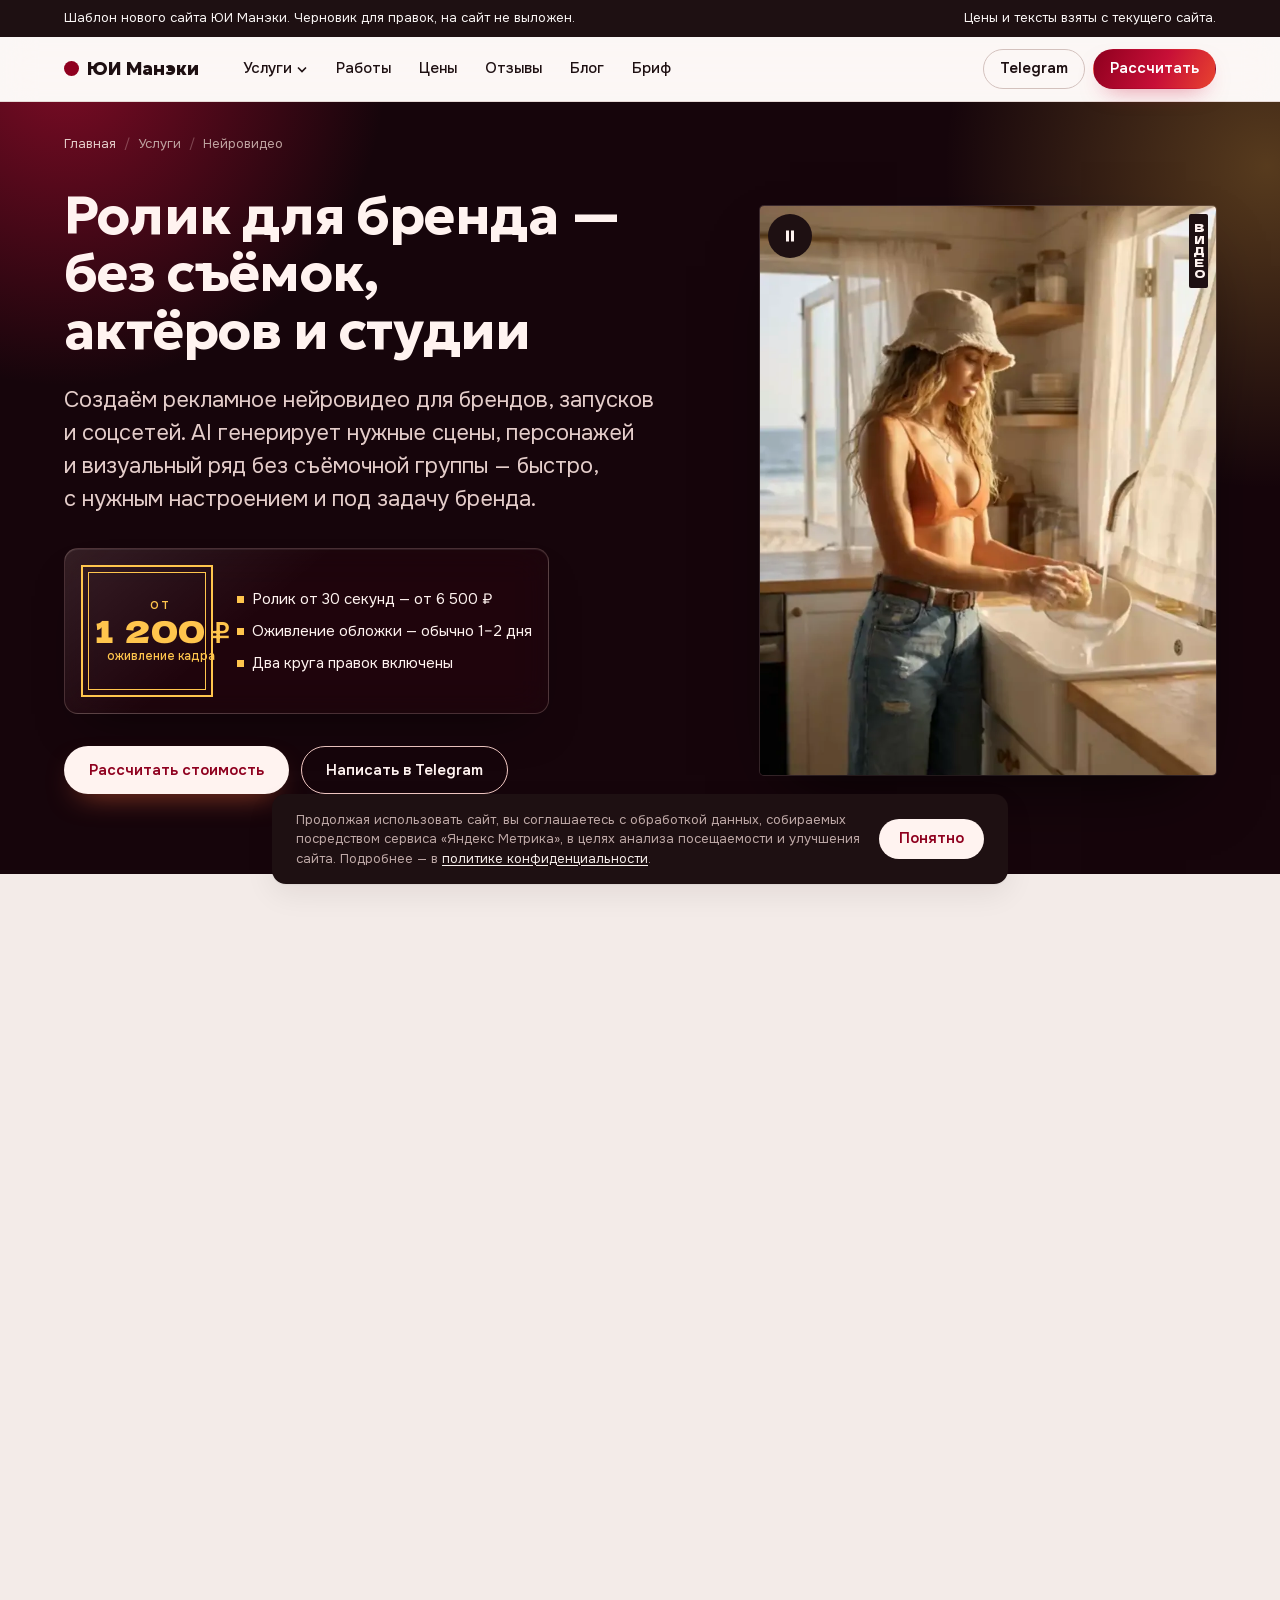
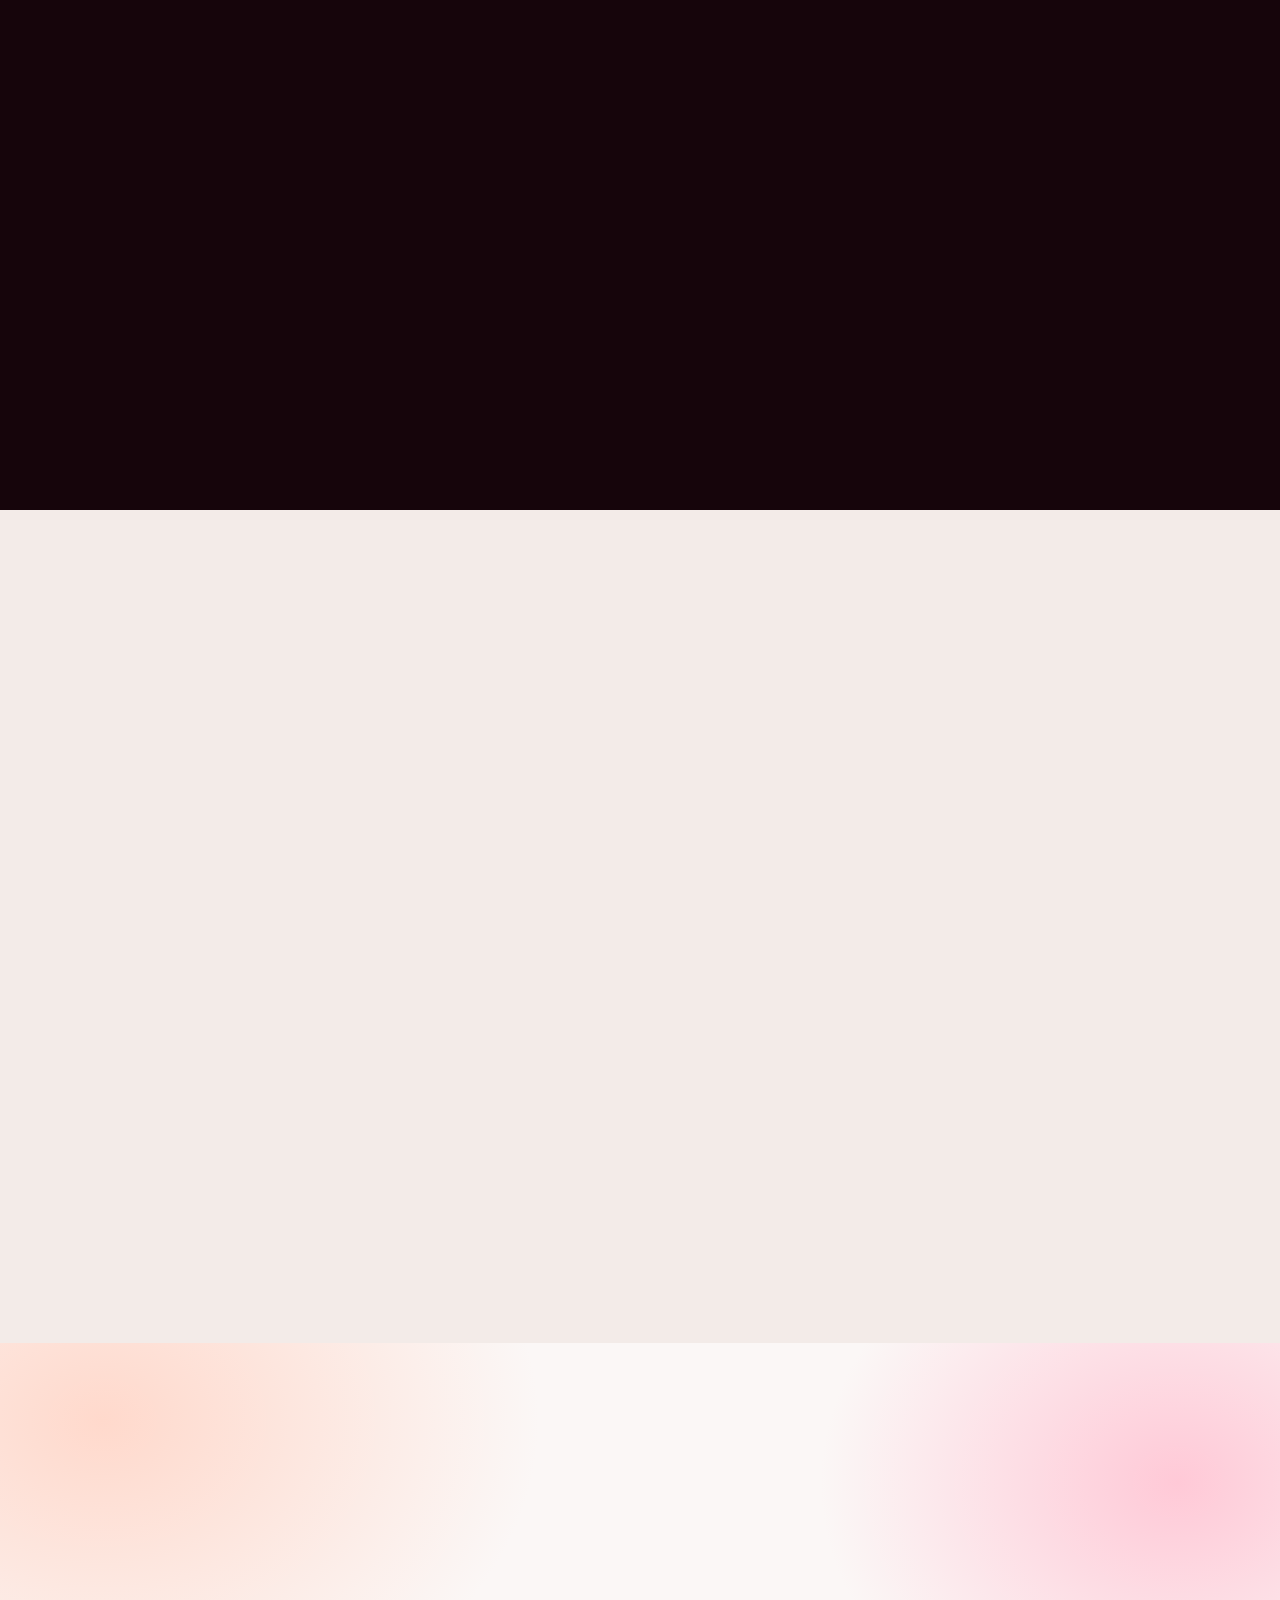
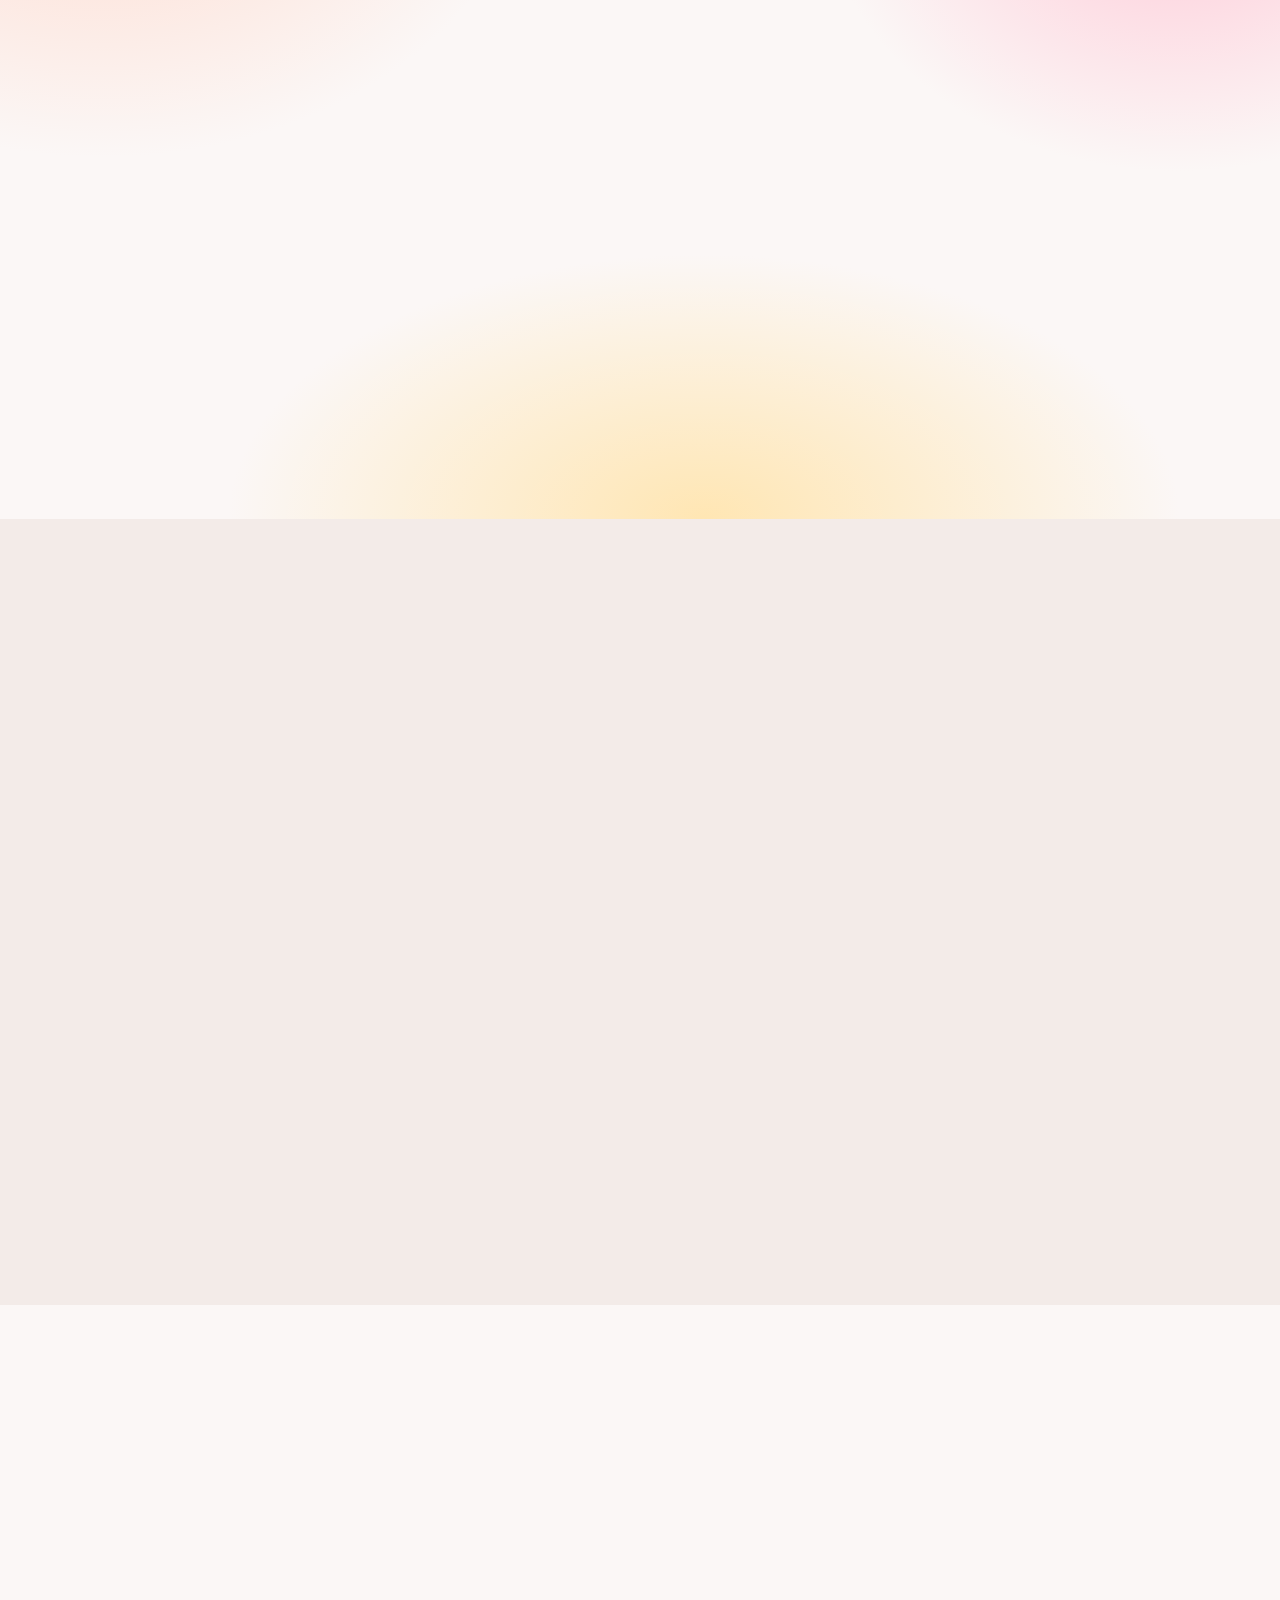
<file: neirovideo-dlya-brenda.html>
<!doctype html>
<html lang="ru">
<head>
<meta charset="utf-8">
<meta name="viewport" content="width=device-width, initial-scale=1, viewport-fit=cover">
<meta name="color-scheme" content="light">
<title>Рекламный ролик нейросетью — заказать от 6 500 ₽</title>
<meta content="Реклама, видеообложки для карточек и оживление кадра: сценарий, раскадровка, озвучка. Ролик 30 секунд от 6 500 ₽, оживление от 1 200 ₽." name="description"/>
<meta name="robots" content="noindex, nofollow">
<meta content="#090909" name="theme-color"/>
<meta content="#090909" name="msapplication-TileColor"/>
<meta content="/browserconfig.xml" name="msapplication-config"/>
<meta content="telephone=no" name="format-detection"/>
<meta content="Бюро визуального контента ЮИ Манэки" name="author"/>
<meta content="ru_RU" property="og:locale"/>
<meta content="website" property="og:type"/>
<meta content="ЮИ Манэки" property="og:site_name"/>
<meta content="Нейровидео на заказ: ИИ-ролики и видеообложки для карточек — от 6 500 ₽ | ЮИ Манэки" property="og:title"/>
<meta content="Рекламное нейровидео для брендов, запусков и соцсетей на заказ. AI-сцены и персонажи без съёмочной группы. Для сайтов и рекламы. Цена от 6500 рублей." property="og:description"/>
<meta content="https://ui-maneki.ru/neirovideo-dlya-brenda.html" property="og:url"/>
<meta content="https://ui-maneki.ru/neirovideo-na-zakaz-dlya-brenda-tarif.webp" property="og:image"/>
<meta content="image/webp" property="og:image:type"/>
<meta content="1600" property="og:image:width"/>
<meta content="567" property="og:image:height"/>
<meta content="Нейровидео для бренда на заказ — ЮИ Манэки" property="og:image:alt"/>
<meta content="summary_large_image" name="twitter:card"/>
<meta content="Нейровидео на заказ: ИИ-ролики и видеообложки для карточек — от 6 500 ₽ | ЮИ Манэки" name="twitter:title"/>
<meta content="Рекламное нейровидео для брендов, запусков и соцсетей на заказ. AI-сцены и персонажи без съёмочной группы. Для сайтов и рекламы. Цена от 6500 рублей." name="twitter:description"/>
<meta content="https://ui-maneki.ru/neirovideo-na-zakaz-dlya-brenda-tarif.webp" name="twitter:image"/>
<link href="https://ui-maneki.ru/neirovideo-dlya-brenda.html" rel="canonical"/>
<link href="https://ui-maneki.ru/neirovideo-dlya-brenda.html" hreflang="ru-RU" rel="alternate"/>
<link href="https://ui-maneki.ru/neirovideo-dlya-brenda.html" hreflang="x-default" rel="alternate"/>
<link href="https://ui-maneki.ru/favicon.ico" rel="shortcut icon" type="image/x-icon"/>
<link href="https://ui-maneki.ru/favicon.ico" rel="icon" sizes="any" type="image/x-icon"/>
<link href="https://ui-maneki.ru/favicon-48x48.png" rel="icon" sizes="48x48" type="image/png"/>
<link href="https://ui-maneki.ru/favicon-32x32.png" rel="icon" sizes="32x32" type="image/png"/>
<link href="https://ui-maneki.ru/favicon-16x16.png" rel="icon" sizes="16x16" type="image/png"/>
<link href="https://ui-maneki.ru/apple-touch-icon.png" rel="apple-touch-icon" sizes="180x180"/>
<link href="https://ui-maneki.ru/site.webmanifest" rel="manifest"/>
<script type="application/ld+json">{"@context": "https://schema.org", "@type": "WebPage", "@id": "https://ui-maneki.ru/neirovideo-dlya-brenda.html#webpage", "name": "Рекламные ролики нейросетью для брендов", "url": "https://ui-maneki.ru/neirovideo-dlya-brenda.html", "description": "Создание рекламных нейровидео на заказ для брендов, товаров, запусков и социальных сетей.", "inLanguage": "ru", "isPartOf": {"@id": "https://ui-maneki.ru/#website"}, "about": {"@id": "https://ui-maneki.ru/#organization"}, "primaryImageOfPage": {"@type": "ImageObject", "url": "https://ui-maneki.ru/neirovideo-na-zakaz-dlya-brenda-tarif.webp"}}</script>
<script type="application/ld+json">{"@context": "https://schema.org", "@type": "WebSite", "@id": "https://ui-maneki.ru/#website", "url": "https://ui-maneki.ru/", "name": "ЮИ Манэки", "inLanguage": "ru", "publisher": {"@id": "https://ui-maneki.ru/#organization"}, "description": "Бюро визуального контента ЮИ Манэки: нейрофото, нейровидео, нейроконтент и инфографика для брендов, товаров, маркетплейсов и соцсетей."}</script>
<script type="application/ld+json">{"@context": "https://schema.org", "@type": ["Organization", "ProfessionalService"], "priceRange": "₽₽", "taxID": "667010718983", "vatID": "667010718983", "@id": "https://ui-maneki.ru/#organization", "name": "Бюро визуального контента ЮИ Манэки", "alternateName": ["ЮИ Манэки", "Юи Манэки", "UI Maneki"], "url": "https://ui-maneki.ru/", "brand": "ЮИ Манэки", "logo": "https://ui-maneki.ru/apple-touch-icon.png", "image": "https://ui-maneki.ru/neirofoto-neirovideo-dlya-brendov-i-marketpleisov-yui-maneki-hero.webp", "description": "ЮИ Манэки создаёт нейрофото, нейровидео, нейроконтент и инфографику для брендов, маркетплейсов и соцсетей. Бюро находится в Екатеринбурге и работает с проектами по всей России.", "telephone": "+79126482826", "email": "seoinfolab@gmail.com", "address": {"@type": "PostalAddress", "addressLocality": "Екатеринбург", "addressRegion": "Свердловская область", "addressCountry": "RU"}, "geo": {"@type": "GeoCoordinates", "latitude": 56.8519, "longitude": 60.6122}, "areaServed": [{"@type": "Country", "name": "Россия"}, {"@type": "City", "name": "Екатеринбург"}], "contactPoint": [{"@type": "ContactPoint", "contactType": "customer support", "telephone": "+79126482826", "email": "seoinfolab@gmail.com", "areaServed": "RU", "availableLanguage": ["ru"]}], "sameAs": ["https://t.me/Irinaaaaaaak", "https://t.me/seolabmp", "https://vk.com/uimaneki", "https://ru.pinterest.com/neurocontentstudio/", "https://www.avito.ru/brands/5de7ce368de156627c8827f77917a1fe", "https://yandex.ru/profile/78532066268"], "knowsAbout": ["Нейровидео для бренда", "Рекламное нейровидео", "AI-видео для бренда", "Нейровидео для соцсетей", "Видео с нейросетью", "Нейровидео на заказ"]}</script>
<script type="application/ld+json">{"@context": "https://schema.org", "@type": "Service", "@id": "https://ui-maneki.ru/neirovideo-dlya-brenda.html#service", "name": "Нейровидео для бренда на заказ", "serviceType": "Создание рекламного нейровидео для брендов, соцсетей и запусков с помощью AI", "url": "https://ui-maneki.ru/neirovideo-dlya-brenda.html", "provider": {"@id": "https://ui-maneki.ru/#organization"}, "areaServed": [{"@type": "Country", "name": "Россия"}, {"@type": "City", "name": "Екатеринбург"}], "audience": {"@type": "Audience", "audienceType": "Бренды, эксперты и компании"}, "offers": {"@type": "Offer", "price": "6500", "priceCurrency": "RUB", "availability": "https://schema.org/InStock", "url": "https://ui-maneki.ru/tariffs.html#neurovideo"}, "hasOfferCatalog": {"@type": "OfferCatalog", "name": "Форматы нейровидео", "itemListElement": [{"@type": "Offer", "itemOffered": {"@type": "Service", "name": "Рекламное нейровидео для соцсетей"}}, {"@type": "Offer", "itemOffered": {"@type": "Service", "name": "Нейровидео для запуска продукта"}}, {"@type": "Offer", "itemOffered": {"@type": "Service", "name": "Имиджевое видео бренда"}}, {"@type": "Offer", "itemOffered": {"@type": "Service", "name": "Нейровидео для сайта"}}]}}</script>
<script type="application/ld+json">{"@context": "https://schema.org", "@type": "FAQPage", "mainEntity": [{"@type": "Question", "name": "Что такое нейровидео?", "acceptedAnswer": {"@type": "Answer", "text": "Нейровидео — это видео, созданное с помощью AI: генерация сцен, персонажей и визуального ряда без традиционной съёмки. Результат — рекламный или имиджевый ролик с нужными сценами и атмосферой."}}, {"@type": "Question", "name": "Можно ли создать нейровидео без готового сценария?", "acceptedAnswer": {"@type": "Answer", "text": "Да. Чтобы создать нейровидео, достаточно описать продукт, целевую аудиторию, площадку и желаемое настроение. Концепцию и сценарий разработаем самостоятельно."}}, {"@type": "Question", "name": "Для каких площадок подходит нейровидео?", "acceptedAnswer": {"@type": "Answer", "text": "ВКонтакте, Telegram, YouTube, TikTok, сайты и лендинги. Форматируем под нужное соотношение сторон и длительность."}}, {"@type": "Question", "name": "Как сделать нейровидео подходящей длительности?", "acceptedAnswer": {"@type": "Answer", "text": "Базовый формат — от 15 до 60 секунд. Чтобы сделать нейровидео под конкретную площадку и рекламную задачу, длительность и соотношение сторон согласуем до начала работы."}}, {"@type": "Question", "name": "Сколько стоит создать видео нейросетью?", "acceptedAnswer": {"@type": "Answer", "text": "Ролик от 30 секунд — от 6 500 ₽. Видео короче 30 секунд считаем отдельно. Оживление одного кадра или обложки до 5 секунд — от 1 200 ₽. Итог зависит от сложности сцен и объёма генераций, точную сумму называем после согласования концепции."}}, {"@type": "Question", "name": "Можно ли поставить видео в карточку на Wildberries или Ozon?", "acceptedAnswer": {"@type": "Answer", "text": "Да, обе площадки поддерживают видео в карточке. Готовим файл в нужном формате, длительности и весе, чтобы он прошёл модерацию. Для Ozon дополнительно делаем короткую видеообложку вместо главного фото."}}, {"@type": "Question", "name": "Что такое оживление обложки и зачем оно нужно?", "acceptedAnswer": {"@type": "Answer", "text": "Это когда готовое фото карточки получает лёгкое движение: поворот товара, блик, шевеление ткани. Ролик длится 3–5 секунд и цепляет взгляд в ленте выдачи. Самый дешёвый способ проверить, реагирует ли ваша аудитория на видео."}}, {"@type": "Question", "name": "Нужны ли исходные материалы?", "acceptedAnswer": {"@type": "Answer", "text": "Для товарного видео достаточно чётких фотографий товара. Для имиджевого ролика хватит описания задачи и референсов. Если есть брендбук или готовые кадры — используем их, чтобы визуал не разошёлся с остальными материалами."}}, {"@type": "Question", "name": "Сколько правок входит в стоимость?", "acceptedAnswer": {"@type": "Answer", "text": "Два круга правок в рамках утверждённой концепции. Если после согласования меняется сама идея ролика, это считается новой задачей — предупредим до начала работы, сюрпризов в счёте не будет."}}, {"@type": "Question", "name": "Можно ли добавить голос и речь персонажа?", "acceptedAnswer": {"@type": "Answer", "text": "Да. Делаем озвучку и липсинг — синхронизацию речи с движением губ. Голос подбираем под настроение ролика, при необходимости озвучиваем на другом языке."}}, {"@type": "Question", "name": "Какие сроки?", "acceptedAnswer": {"@type": "Answer", "text": "Ролик — от 3 дней в зависимости от количества сцен и кругов согласования. Оживление обложки — обычно 1–2 дня. Серию роликов планируем партиями, чтобы первые вы получили раньше остального."}}, {"@type": "Question", "name": "Кому принадлежат права на ролик?", "acceptedAnswer": {"@type": "Answer", "text": "Вам. Работаем по договору, готовый файл передаём для коммерческого использования без ограничений по площадкам."}}, {"@type": "Question", "name": "Чем нейровидео отличается от монтажа готовых стоков?", "acceptedAnswer": {"@type": "Answer", "text": "Сток — это чужие кадры, которые уже стоят в рекламе у десятка компаний. Нейросеть собирает сцену под ваш товар и вашу задачу: нужный ракурс, нужный интерьер, нужный персонаж. Совпадений с конкурентами не будет."}}]}</script>
<script type="application/ld+json">{"@context": "https://schema.org", "@type": "BreadcrumbList", "itemListElement": [{"@type": "ListItem", "position": 1, "name": "Главная", "item": "https://ui-maneki.ru/"}, {"@type": "ListItem", "position": 2, "name": "Нейровидео для бренда", "item": "https://ui-maneki.ru/neirovideo-dlya-brenda.html"}]}</script>
<script type="application/ld+json">{"@context": "https://schema.org", "@graph": [{"@type": "VideoObject", "name": "Нейровидео для бренда — ролик 1", "description": "Пример рекламного нейровидео, созданного бюро визуального контента ЮИ Манэки: сценарий, раскадровка и сборка ролика нейросетью.", "thumbnailUrl": "https://ui-maneki.ru/assets/posters/neirovideo-01.webp", "contentUrl": "https://ui-maneki.ru/assets/cases/neirovideo/neirovideo-01.mp4", "uploadDate": "2026-07-19", "publisher": {"@type": "Organization", "name": "ЮИ Манэки", "url": "https://ui-maneki.ru/"}}, {"@type": "VideoObject", "name": "Нейровидео для бренда — ролик 2", "description": "Пример рекламного нейровидео, созданного бюро визуального контента ЮИ Манэки: сценарий, раскадровка и сборка ролика нейросетью.", "thumbnailUrl": "https://ui-maneki.ru/assets/posters/neirovideo-02.webp", "contentUrl": "https://ui-maneki.ru/assets/cases/neirovideo/neirovideo-02.mp4", "uploadDate": "2026-07-19", "publisher": {"@type": "Organization", "name": "ЮИ Манэки", "url": "https://ui-maneki.ru/"}}, {"@type": "VideoObject", "name": "Нейровидео для бренда — ролик 3", "description": "Пример рекламного нейровидео, созданного бюро визуального контента ЮИ Манэки: сценарий, раскадровка и сборка ролика нейросетью.", "thumbnailUrl": "https://ui-maneki.ru/assets/posters/neirovideo-03.webp", "contentUrl": "https://ui-maneki.ru/assets/cases/neirovideo/neirovideo-03.mp4", "uploadDate": "2026-07-19", "publisher": {"@type": "Organization", "name": "ЮИ Манэки", "url": "https://ui-maneki.ru/"}}, {"@type": "VideoObject", "name": "Нейровидео для бренда — ролик 4", "description": "Пример рекламного нейровидео, созданного бюро визуального контента ЮИ Манэки: сценарий, раскадровка и сборка ролика нейросетью.", "thumbnailUrl": "https://ui-maneki.ru/assets/posters/neirovideo-04.webp", "contentUrl": "https://ui-maneki.ru/assets/cases/neirovideo/neirovideo-04.mp4", "uploadDate": "2026-07-19", "publisher": {"@type": "Organization", "name": "ЮИ Манэки", "url": "https://ui-maneki.ru/"}}, {"@type": "VideoObject", "name": "Нейровидео для бренда — ролик 5", "description": "Пример рекламного нейровидео, созданного бюро визуального контента ЮИ Манэки: сценарий, раскадровка и сборка ролика нейросетью.", "thumbnailUrl": "https://ui-maneki.ru/assets/posters/neirovideo-05.webp", "contentUrl": "https://ui-maneki.ru/assets/cases/neirovideo/neirovideo-05.mp4", "uploadDate": "2026-07-19", "publisher": {"@type": "Organization", "name": "ЮИ Манэки", "url": "https://ui-maneki.ru/"}}]}</script>
<link rel="preload" href="fonts/geologica-cyrillic.woff2" as="font" type="font/woff2" crossorigin>
<link rel="preload" href="fonts/onest-cyrillic.woff2" as="font" type="font/woff2" crossorigin>
<link rel="stylesheet" href="css/site.css">
</head>
<body>
<a class="skip" href="#main">К содержанию</a>
<div class="tpl-note"><div class="wrap"><span>Шаблон нового сайта ЮИ Манэки. Черновик для правок, на сайт не выложен.</span><span>Цены и тексты взяты с текущего сайта.</span></div></div>
<header class="hdr">
<div class="wrap hdr__in">
<a class="logo" href="index.html"><span class="logo__dot" aria-hidden="true"></span>ЮИ&nbsp;Манэки</a>
<nav class="nav" aria-label="Основное меню">
<button class="nav__trigger" type="button" aria-expanded="false" aria-controls="svc-panel" aria-current="true">Услуги<svg viewBox="0 0 12 12" aria-hidden="true"><path d="M2 4.5 6 8.5l4-4" fill="none" stroke="currentColor" stroke-width="1.6"/></svg></button>
<a class="nav__link" href="cases.html">Работы</a><a class="nav__link" href="tariffs.html">Цены</a><a class="nav__link" href="index.html#reviews">Отзывы</a><a class="nav__link" href="blog/index.html">Блог</a><a class="nav__link" href="brief.html">Бриф</a>
</nav>
<div class="hdr__act">
<a class="btn btn--ghost btn--sm hdr__tg" href="https://t.me/Irinaaaaaaak?text=%D0%97%D0%B4%D1%80%D0%B0%D0%B2%D1%81%D1%82%D0%B2%D1%83%D0%B9%D1%82%D0%B5%21%20%D0%9D%D1%83%D0%B6%D0%B5%D0%BD%20%D1%80%D0%BE%D0%BB%D0%B8%D0%BA%20%D0%B4%D0%BB%D1%8F%20%D0%B1%D1%80%D0%B5%D0%BD%D0%B4%D0%B0.%20%D0%9F%D0%BE%D1%81%D1%87%D0%B8%D1%82%D0%B0%D0%B5%D1%82%D0%B5%3F" target="_blank" rel="noopener">Telegram</a>
<a class="btn btn--fill btn--sm hdr__calc" href="#calc">Рассчитать</a>
<button class="hdr__menu" type="button" aria-expanded="false" aria-controls="sheet" aria-label="Открыть меню"><svg viewBox="0 0 20 20" aria-hidden="true"><path d="M3 6h14M3 10h14M3 14h14" fill="none" stroke="currentColor" stroke-width="1.6"/></svg></button>
</div>
</div>
<div class="svc-panel" id="svc-panel" hidden>
<div class="svc-panel__grid">
<div><p class="svc-panel__h">Услуги бюро</p><ul class="mm-list"><li><a class="mm-item" href="neirofoto-dlya-marketpleisov.html"><span class="mm-item__img"><img src="assets/cases/neirofoto/neirofoto-13.webp" srcset="assets/cases/neirofoto/neirofoto-13-w200.webp 200w, assets/cases/neirofoto/neirofoto-13.webp 1529w" sizes="56px" alt="Нейрофотосессия для личного бренда — кадр 13" width="1529" height="2048" decoding="async" loading="lazy"></span><b>ИИ‑фото товара</b><small>Товар в сцене или на ИИ‑модели</small><span class="mm-item__price">от 500 ₽ за кадр</span></a></li><li><a class="mm-item" href="infografika-dlya-marketpleisov.html"><span class="mm-item__img"><img src="keisy-infografiki-dlya-marketpleisov-560.webp" srcset="keisy-infografiki-dlya-marketpleisov-560-w200.webp 200w, keisy-infografiki-dlya-marketpleisov-560.webp 560w" sizes="56px" alt="" width="560" height="700" decoding="async" loading="lazy"></span><b>Инфографика</b><small>Обложка и слайды для WB и Ozon</small><span class="mm-item__price">от 550 ₽ за слайд</span></a></li><li><a class="mm-item" href="neirovideo-dlya-brenda.html"><span class="mm-item__img"><img src="assets/posters/neirovideo-05.webp" srcset="assets/posters/neirovideo-05-w200.webp 200w, assets/posters/neirovideo-05.webp 800w" sizes="56px" alt="" width="800" height="1072" decoding="async" loading="lazy"></span><b>Нейровидео</b><small>Оживление обложки и ролики</small><span class="mm-item__price">от 1 200 ₽ оживление кадра</span></a></li><li><a class="mm-item" href="neirofoto-dlya-lyudey.html"><span class="mm-item__img"><img src="assets/cases/neirofoto/neirofoto-06.webp" srcset="assets/cases/neirofoto/neirofoto-06-w200.webp 200w, assets/cases/neirofoto/neirofoto-06.webp 1143w" sizes="56px" alt="Нейрофотосессия для личного бренда — кадр 6" width="1143" height="2048" decoding="async" loading="lazy"></span><b>ИИ‑фотосессия</b><small>Портреты по вашим фотографиям</small><span class="mm-item__price">от 400 ₽ за кадр</span></a></li><li><a class="mm-item" href="neirokontent-dlya-brendov.html"><span class="mm-item__img"><img src="assets/cases/neirokontent/neirokontent-06.webp" srcset="assets/cases/neirokontent/neirokontent-06-w200.webp 200w, assets/cases/neirokontent/neirokontent-06.webp 781w" sizes="56px" alt="Нейроконтент: имиджевый визуал для бренда — кадр 6" width="781" height="1400" decoding="async" loading="lazy"></span><b>Нейроконтент</b><small>Фото, видео и слайды в одном стиле</small><span class="mm-item__price">от 500 ₽ пакеты визуала</span></a></li><li><a class="mm-item" href="cases.html"><span class="mm-item__img"><img src="assets/cases/neirokontent/neirokontent-04.webp" srcset="assets/cases/neirokontent/neirokontent-04-w200.webp 200w, assets/cases/neirokontent/neirokontent-04.webp 1045w" sizes="56px" alt="Нейроконтент: имиджевый визуал для бренда — кадр 4" width="1045" height="1400" decoding="async" loading="lazy"></span><b>Все работы</b><small>Фото, ролики и контент бюро</small><span class="mm-item__price">41 работа</span></a></li></ul></div>
<div class="mm-promo"><div class="glows" aria-hidden="true"><span class="glow glow--1"></span><span class="glow glow--3"></span></div>
<p class="mm-promo__t">Посчитайте заказ по прайсу</p>
<ul class="mm-promo__list"><li><span>Фото товара</span><i></i><b>от 500 ₽</b></li><li><span>Фотосессия</span><i></i><b>от 400 ₽</b></li><li><span>Инфографика</span><i></i><b>от 550 ₽</b></li><li><span>Оживление кадра</span><i></i><b>от 1 200 ₽</b></li></ul>
<a class="btn btn--on-field btn--sm" href="#calc">Открыть калькулятор</a></div>
</div>
<div class="svc-panel__foot"><a href="tariffs.html">Полный прайс</a><a href="brief.html">Заполнить бриф</a><a href="https://t.me/Irinaaaaaaak?text=%D0%97%D0%B4%D1%80%D0%B0%D0%B2%D1%81%D1%82%D0%B2%D1%83%D0%B9%D1%82%D0%B5%21%20%D0%9D%D1%83%D0%B6%D0%B5%D0%BD%20%D1%80%D0%BE%D0%BB%D0%B8%D0%BA%20%D0%B4%D0%BB%D1%8F%20%D0%B1%D1%80%D0%B5%D0%BD%D0%B4%D0%B0.%20%D0%9F%D0%BE%D1%81%D1%87%D0%B8%D1%82%D0%B0%D0%B5%D1%82%D0%B5%3F" target="_blank" rel="noopener">Написать в Telegram</a><span>Отвечаем в течение рабочего дня</span></div>
</div>
</header>
<div class="nav-scrim" hidden></div>
<div class="sheet" id="sheet" role="dialog" aria-modal="true" aria-label="Меню" hidden>
<div class="sheet__top"><a class="logo" href="index.html"><span class="logo__dot" aria-hidden="true"></span>ЮИ&nbsp;Манэки</a>
<button class="hdr__menu sheet__close" type="button" aria-label="Закрыть меню"><svg viewBox="0 0 20 20" aria-hidden="true"><path d="m5 5 10 10M15 5 5 15" fill="none" stroke="currentColor" stroke-width="1.8"/></svg></button></div>
<p class="sheet__h">Услуги</p>
<ul class="sheet__svc"><li><a href="neirofoto-dlya-marketpleisov.html">ИИ‑фото товара<span>от 500 ₽</span></a></li><li><a href="infografika-dlya-marketpleisov.html">Инфографика<span>от 550 ₽</span></a></li><li><a href="neirovideo-dlya-brenda.html">Нейровидео<span>от 1 200 ₽</span></a></li><li><a href="neirofoto-dlya-lyudey.html">ИИ‑фотосессия<span>от 400 ₽</span></a></li><li><a href="neirokontent-dlya-brendov.html">Нейроконтент<span>от 500 ₽</span></a></li></ul>
<p class="sheet__h">Бюро</p>
<div class="sheet__links"><a href="cases.html">Работы</a><a href="tariffs.html">Цены</a><a href="index.html#reviews">Отзывы</a><a href="blog/index.html">Блог</a><a href="brief.html">Бриф</a><a href="documents.html">Документы</a></div>
<div class="sheet__cta"><a class="btn btn--fill" href="https://t.me/Irinaaaaaaak?text=%D0%97%D0%B4%D1%80%D0%B0%D0%B2%D1%81%D1%82%D0%B2%D1%83%D0%B9%D1%82%D0%B5%21%20%D0%9D%D1%83%D0%B6%D0%B5%D0%BD%20%D1%80%D0%BE%D0%BB%D0%B8%D0%BA%20%D0%B4%D0%BB%D1%8F%20%D0%B1%D1%80%D0%B5%D0%BD%D0%B4%D0%B0.%20%D0%9F%D0%BE%D1%81%D1%87%D0%B8%D1%82%D0%B0%D0%B5%D1%82%D0%B5%3F" target="_blank" rel="noopener">Написать в Telegram</a><a class="btn btn--ghost" href="#calc">Рассчитать стоимость</a></div>
<p class="sheet__h">Связь</p>
<p class="sheet__contacts"><span>+7 912 648-28-26</span><span>seoinfolab@gmail.com</span><span>Екатеринбург, работаем по всей России</span></p>
</div>
<main id="main">
<section class="shero night"><div class="glows" aria-hidden="true"><span class="glow glow--1"></span><span class="glow glow--3"></span></div><div class="wrap">
<nav aria-label="Хлебные крошки"><ol class="crumbs"><li><a href="index.html">Главная</a></li><li><span aria-current="page">Услуги</span></li><li><span aria-current="page">Нейровидео</span></li></ol></nav>
<div class="shero__grid">
<div>
<h1>Ролик для бренда — без съёмок, актёров и студии</h1>
<p class="shero__lead">Создаём рекламное нейровидео для брендов, запусков и соцсетей. AI генерирует нужные сцены, персонажей и визуальный ряд без съёмочной группы — быстро, с нужным настроением и под задачу бренда.</p>
<div class="shero__deal glass glass--dark" data-spot><div class="seal" aria-label="от 1 200 ₽ оживление кадра"><span class="seal__from">от</span><span class="seal__num">1 200 ₽</span><span class="seal__unit">оживление кадра</span></div><ul class="facts"><li>Ролик от 30 секунд — от 6 500 ₽</li><li>Оживление обложки — обычно 1–2 дня</li><li>Два круга правок включены</li></ul></div>
<div class="shero__cta"><a class="btn btn--on-field" href="#calc">Рассчитать стоимость</a><a class="btn btn--ghost-field" href="https://t.me/Irinaaaaaaak?text=%D0%97%D0%B4%D1%80%D0%B0%D0%B2%D1%81%D1%82%D0%B2%D1%83%D0%B9%D1%82%D0%B5%21%20%D0%9D%D1%83%D0%B6%D0%B5%D0%BD%20%D1%80%D0%BE%D0%BB%D0%B8%D0%BA%20%D0%B4%D0%BB%D1%8F%20%D0%B1%D1%80%D0%B5%D0%BD%D0%B4%D0%B0.%20%D0%9F%D0%BE%D1%81%D1%87%D0%B8%D1%82%D0%B0%D0%B5%D1%82%D0%B5%3F" target="_blank" rel="noopener">Написать в Telegram</a></div>
</div>
<figure class="shero__media"><span class="vlabel" aria-hidden="true">ВИДЕО</span><video data-autoplay muted loop playsinline preload="none" poster="assets/posters/neirovideo-02.webp" aria-label="Пример нейровидео бюро"><source src="assets/cases/neirovideo/neirovideo-02.mp4" type="video/mp4"></video><button class="tile__toggle" type="button" data-video-toggle aria-label="Остановить ролик"><svg viewBox="0 0 16 16" aria-hidden="true"><path d="M4 2.5h3v11H4zM9 2.5h3v11H9z" fill="currentColor"/></svg></button></figure>
</div></div></section>
<section class="sec sec--alt" id="tasks"><div class="wrap"><header class="sec__head sec__head--split" data-reveal><h2>Нейросеть для создания видео: что получает бизнес без съёмочной группы</h2><p>Съёмка рекламного ролика стоит дорого и занимает много времени. Нейровидео позволяет получить визуально сильный результат без студии, актёров и съёмочной группы — AI строит нужные сцены по описанию задачи.</p></header><div class="items" data-stagger><div class="item" data-reveal><h3>Рекламный ролик</h3><p>Видео для продвижения продукта, услуги или бренда в соцсетях, на лендинге или в рекламных кампаниях.</p></div><div class="item" data-reveal><h3>Имиджевое видео</h3><p>Визуальное представление бренда, ценностей и атмосферы без обычной съёмки и большого производства.</p></div><div class="item" data-reveal><h3>Видео для запуска</h3><p>Короткий динамичный ролик для анонса нового продукта, коллекции или события бренда.</p></div><div class="item" data-reveal><h3>Контент для соцсетей</h3><p>Серия видео для регулярного контента: Reels, Shorts, сторис, посты с видеорядом.</p></div></div></div></section>
<section class="sec night" id="examples"><div class="glows" aria-hidden="true"><span class="glow glow--2"></span></div><div class="wrap"><header class="sec__head sec__head--split" data-reveal><h2>Примеры нейровидео: как выглядит готовый ролик</h2><p>Несколько работ из портфолио. Нажмите на превью, чтобы посмотреть ролик целиком.</p></header>
<ul class="gallery" id="g-video" data-lb-group data-stagger><li data-reveal><button class="gal gal--video" type="button" data-lb-item data-kind="video" data-src="assets/cases/neirovideo/neirovideo-01.mp4" data-poster="assets/posters/neirovideo-01.webp" data-alt="Нейровидео, пример 1"><video muted playsinline preload="none" data-poster-lazy="assets/posters/neirovideo-01-w600.webp" aria-label="Нейровидео, пример 1"><source src="assets/cases/neirovideo/neirovideo-01.mp4" type="video/mp4"></video><span class="gal__play"><svg viewBox="0 0 16 16" aria-hidden="true"><path d="M4 2.5v11l9-5.5z" fill="currentColor"/></svg><span class="vh">Смотреть ролик</span></span></button></li><li data-reveal><button class="gal gal--video" type="button" data-lb-item data-kind="video" data-src="assets/cases/neirovideo/neirovideo-02.mp4" data-poster="assets/posters/neirovideo-02.webp" data-alt="Нейровидео, пример 2"><video muted playsinline preload="none" data-poster-lazy="assets/posters/neirovideo-02-w600.webp" aria-label="Нейровидео, пример 2"><source src="assets/cases/neirovideo/neirovideo-02.mp4" type="video/mp4"></video><span class="gal__play"><svg viewBox="0 0 16 16" aria-hidden="true"><path d="M4 2.5v11l9-5.5z" fill="currentColor"/></svg><span class="vh">Смотреть ролик</span></span></button></li><li data-reveal><button class="gal gal--video" type="button" data-lb-item data-kind="video" data-src="assets/cases/neirovideo/neirovideo-03.mp4" data-poster="assets/posters/neirovideo-03.webp" data-alt="Нейровидео, пример 3"><video muted playsinline preload="none" data-poster-lazy="assets/posters/neirovideo-03-w600.webp" aria-label="Нейровидео, пример 3"><source src="assets/cases/neirovideo/neirovideo-03.mp4" type="video/mp4"></video><span class="gal__play"><svg viewBox="0 0 16 16" aria-hidden="true"><path d="M4 2.5v11l9-5.5z" fill="currentColor"/></svg><span class="vh">Смотреть ролик</span></span></button></li><li data-reveal><button class="gal gal--video" type="button" data-lb-item data-kind="video" data-src="assets/cases/neirovideo/neirovideo-04.mp4" data-poster="assets/posters/neirovideo-04.webp" data-alt="Нейровидео, пример 4"><video muted playsinline preload="none" data-poster-lazy="assets/posters/neirovideo-04-w600.webp" aria-label="Нейровидео, пример 4"><source src="assets/cases/neirovideo/neirovideo-04.mp4" type="video/mp4"></video><span class="gal__play"><svg viewBox="0 0 16 16" aria-hidden="true"><path d="M4 2.5v11l9-5.5z" fill="currentColor"/></svg><span class="vh">Смотреть ролик</span></span></button></li><li data-reveal><button class="gal gal--video" type="button" data-lb-item data-kind="video" data-src="assets/cases/neirovideo/neirovideo-05.mp4" data-poster="assets/posters/neirovideo-05.webp" data-alt="Нейровидео, пример 5"><video muted playsinline preload="none" data-poster-lazy="assets/posters/neirovideo-05-w600.webp" aria-label="Нейровидео, пример 5"><source src="assets/cases/neirovideo/neirovideo-05.mp4" type="video/mp4"></video><span class="gal__play"><svg viewBox="0 0 16 16" aria-hidden="true"><path d="M4 2.5v11l9-5.5z" fill="currentColor"/></svg><span class="vh">Смотреть ролик</span></span></button></li><li data-reveal><button class="gal gal--video" type="button" data-lb-item data-kind="video" data-src="assets/cases/neirovideo/neirovideo-06.mp4" data-poster="assets/posters/neirovideo-06.webp" data-alt="Нейровидео, пример 6"><video muted playsinline preload="none" data-poster-lazy="assets/posters/neirovideo-06-w600.webp" aria-label="Нейровидео, пример 6"><source src="assets/cases/neirovideo/neirovideo-06.mp4" type="video/mp4"></video><span class="gal__play"><svg viewBox="0 0 16 16" aria-hidden="true"><path d="M4 2.5v11l9-5.5z" fill="currentColor"/></svg><span class="vh">Смотреть ролик</span></span></button></li><li data-reveal><button class="gal gal--video" type="button" data-lb-item data-kind="video" data-src="assets/cases/neirovideo/neirovideo-07.mp4" data-poster="assets/posters/neirovideo-07.webp" data-alt="Нейровидео, пример 7"><video muted playsinline preload="none" data-poster-lazy="assets/posters/neirovideo-07-w600.webp" aria-label="Нейровидео, пример 7"><source src="assets/cases/neirovideo/neirovideo-07.mp4" type="video/mp4"></video><span class="gal__play"><svg viewBox="0 0 16 16" aria-hidden="true"><path d="M4 2.5v11l9-5.5z" fill="currentColor"/></svg><span class="vh">Смотреть ролик</span></span></button></li></ul></div></section>
<section class="sec sec--alt" id="formats"><div class="wrap"><header class="sec__head sec__head--split" data-reveal><h2>ИИ‑ролик и видеообложка по заданию или под ключ</h2><p>Можно прийти с готовым сценарием и референсами или передать всю задачу целиком — от концепции до финального монтажа.</p></header><div class="formats" data-stagger><article class="format" data-reveal data-spot><h3>По сценарию</h3><p>Подходит, если у вас уже есть сценарий, референсы и понимание визуального стиля. Создаём видео под готовое задание.</p><ul><li><span>от 6 500 рублей</span></li><li><span>2 круга правок</span></li><li><span>экспорт в нужном формате</span></li></ul></article><article class="format" data-reveal data-spot><h3>Видео под ключ</h3><p>Разрабатываем концепцию, сценарий и визуальный стиль. Подходит, когда нужен результат без погружения в процесс.</p><ul><li><span>концепция и сценарий</span></li><li><span>нейровидео и монтаж</span></li><li><span>адаптация под площадку</span></li></ul></article><article class="format" data-reveal data-spot><h3>Серия роликов</h3><p>Пакет из нескольких видео для регулярного контента, А/Б-тестирования или запуска. Единый стиль на все ролики.</p><ul><li><span>единый визуальный стиль</span></li><li><span>несколько форматов</span></li><li><span>контент-пакет</span></li></ul></article></div>
<p class="note"></p></div></section>
<section class="sec sec--aurora" id="calc"><span id="pricing" class="anchor" aria-hidden="true"></span>
<div class="wrap">
<header class="sec__head sec__head--split" data-reveal><h2>Посчитайте заказ</h2><p>Цены из прайса бюро. Итог подтверждаем после брифа: на цену влияют сложность сцены и число предметов в кадре.</p></header>
<div class="calc" data-calc>
<form class="calc__form" data-calc-form aria-label="Параметры заказа">
<fieldset><legend>Что нужно</legend><div class="segs">
<label class="seg"><input type="radio" name="svc" value="product"><span>Фото товара</span></label><label class="seg"><input type="radio" name="svc" value="people"><span>Фотосессия</span></label><label class="seg"><input type="radio" name="svc" value="info"><span>Инфографика</span></label><label class="seg"><input type="radio" name="svc" value="video" checked><span>Видео</span></label>
</div><p class="calc__hint">Нейроконтент считаем по задаче: <a href="https://t.me/Irinaaaaaaak?text=%D0%97%D0%B4%D1%80%D0%B0%D0%B2%D1%81%D1%82%D0%B2%D1%83%D0%B9%D1%82%D0%B5%21%20%D0%9D%D1%83%D0%B6%D0%B5%D0%BD%20%D0%B2%D0%B8%D0%B7%D1%83%D0%B0%D0%BB%20%D0%B4%D0%BB%D1%8F%20%D0%B1%D1%80%D0%B5%D0%BD%D0%B4%D0%B0%20%D0%B2%20%D0%BE%D0%B4%D0%BD%D0%BE%D0%BC%20%D1%81%D1%82%D0%B8%D0%BB%D0%B5." target="_blank" rel="noopener">напишите в Telegram</a>.</p></fieldset>

<div class="calc__group" data-group="product" hidden>
<div><label class="lbl" for="c-p-qty">Сколько кадров</label>
<div class="calc__row"><div class="stepper"><button type="button" data-step="-1" aria-label="Меньше: кадров">−</button><input id="c-p-qty" type="number" inputmode="numeric" min="2" max="40" value="5"><button type="button" data-step="1" aria-label="Больше: кадров">+</button></div><div class="quick" data-for="c-p-qty" role="group" aria-label="Пакеты кадров"><button type="button" data-set="5" aria-pressed="true">5</button><button type="button" data-set="10" aria-pressed="false">10</button><button type="button" data-set="15" aria-pressed="false">15</button><button type="button" data-set="20" aria-pressed="false">20</button></div></div>
<p class="calc__hint">Пакеты на 5, 10, 15 и 20 кадров — для одного товара. Минимальный заказ — 2 кадра.</p></div>
<fieldset><legend>Товары в заказе</legend><div class="segs"><label class="seg"><input type="radio" name="p-mode" value="one" checked><span>Один товар</span></label><label class="seg"><input type="radio" name="p-mode" value="many"><span>Разные товары</span></label></div></fieldset>
</div>

<div class="calc__group" data-group="people" hidden>
<div><label class="lbl" for="c-l-qty">Сколько кадров</label>
<div class="calc__row"><div class="stepper"><button type="button" data-step="-1" aria-label="Меньше: кадров">−</button><input id="c-l-qty" type="number" inputmode="numeric" min="2" max="40" value="10"><button type="button" data-step="1" aria-label="Больше: кадров">+</button></div><div class="quick" data-for="c-l-qty" role="group" aria-label="Пакеты кадров"><button type="button" data-set="10" aria-pressed="true">10</button><button type="button" data-set="15" aria-pressed="false">15</button><button type="button" data-set="20" aria-pressed="false">20</button></div></div></div>
<fieldset><legend>Людей в кадре</legend><div class="segs"><label class="seg"><input type="radio" name="l-persons" value="1" checked><span>1 человек</span></label><label class="seg"><input type="radio" name="l-persons" value="2"><span>2 человека</span></label><label class="seg"><input type="radio" name="l-persons" value="3"><span>3 человека</span></label></div>
<p class="calc__hint">За каждого следующего человека в кадре — плюс 50 ₽ к цене кадра.</p></fieldset>
</div>

<div class="calc__group" data-group="info" hidden>
<fieldset><legend>Пакет слайдов</legend><div class="segs"><label class="seg"><input type="radio" name="i-pack" value="6" checked><span>6 слайдов — «Оптимальный»</span></label><label class="seg"><input type="radio" name="i-pack" value="10"><span>10 слайдов — «Расширенный»</span></label></div></fieldset>
<fieldset><legend>Формат</legend><div class="segs"><label class="seg"><input type="radio" name="i-mode" value="tz" checked><span>По вашему ТЗ</span></label><label class="seg"><input type="radio" name="i-mode" value="key"><span>Под ключ</span></label></div></fieldset>
</div>

<div class="calc__group" data-group="video">
<fieldset><legend>Что сделать</legend><div class="segs"><label class="seg"><input type="radio" name="v-kind" value="anim" checked><span>Оживить кадр</span></label><label class="seg"><input type="radio" name="v-kind" value="roll"><span>Ролик от 30 секунд</span></label></div></fieldset>
<div data-video-qty><label class="lbl" for="c-v-qty">Сколько кадров оживить</label>
<div class="calc__row"><div class="stepper"><button type="button" data-step="-1" aria-label="Меньше: кадров" disabled>−</button><input id="c-v-qty" type="number" inputmode="numeric" min="1" max="10" value="1"><button type="button" data-step="1" aria-label="Больше: кадров">+</button></div></div>
<p class="calc__hint">Каждый кадр — до 5 секунд движения.</p></div>
</div>
</form>

<aside class="receipt glass" aria-label="Расчёт" aria-live="polite" data-spot>
<p class="receipt__title">Расчёт по прайсу</p>
<ul class="receipt__lines" data-r-lines><li><span>Оживление 1 кадр до 5 секунд × 1 200 ₽</span><span>1 200 ₽</span></li></ul>
<p class="receipt__total"><span>Итого</span><b data-r-total>от 1 200 ₽</b></p>
<p class="receipt__meta" data-r-meta>Предоплата 50 % — после согласования концепции · Срок: обычно 1–2 дня</p>
<p class="receipt__tip" data-r-tip hidden></p>
<div class="receipt__cta"><a class="btn btn--fill" data-r-tg href="https://t.me/Irinaaaaaaak?text=%D0%97%D0%B4%D1%80%D0%B0%D0%B2%D1%81%D1%82%D0%B2%D1%83%D0%B9%D1%82%D0%B5!%20%D0%A0%D0%B0%D1%81%D1%87%D1%91%D1%82%20%D1%81%20%D1%81%D0%B0%D0%B9%D1%82%D0%B0%3A%20%D0%9E%D0%B6%D0%B8%D0%B2%D0%BB%D0%B5%D0%BD%D0%B8%D0%B5%201%20%D0%BA%D0%B0%D0%B4%D1%80%20%D0%B4%D0%BE%205%20%D1%81%D0%B5%D0%BA%D1%83%D0%BD%D0%B4%20%E2%80%94%20%D0%BE%D1%82%201%C2%A0200%C2%A0%E2%82%BD.%20%D0%A5%D0%BE%D1%87%D1%83%20%D0%BE%D0%B1%D1%81%D1%83%D0%B4%D0%B8%D1%82%D1%8C%20%D0%B7%D0%B0%D0%BA%D0%B0%D0%B7." target="_blank" rel="noopener">Отправить в Telegram</a><a class="btn btn--ghost" data-r-lead href="#lead">Оставить заявку</a></div>
<p class="receipt__note" data-r-note>Самый недорогой вход в видео: сразу видно, реагирует ли аудитория на движение.</p>
</aside>
</div>

</div>
</section>
<section class="sec sec--alt" id="marketplace"><div class="wrap"><header class="sec__head sec__head--split" data-reveal><h2>Видеообложка для карточки товара на Ozon и Wildberries</h2><p>Видео в карточке удерживает покупателя дольше статики и показывает товар в действии. Собираем ролик сразу под требования площадки, чтобы его не отклонили на модерации.</p></header><div class="items" data-stagger><div class="item" data-reveal><h3>Wildberries</h3><p>Вертикальный формат под карточку, длительность в пределах требований площадки, вес под ограничение загрузки. Первые секунды строим так, чтобы товар был виден сразу — на превью автоплей не всегда срабатывает.</p></div><div class="item" data-reveal><h3>Ozon</h3><p>Видеообложка вместо главного фото и отдельный ролик в галерее. Готовим оба варианта: короткий зацикленный кадр на обложку и полноценное видео с демонстрацией.</p></div><div class="item" data-reveal><h3>Оживление обложки</h3><p>Берём готовое фото карточки и добавляем движение: лёгкий поворот товара, блик, шевеление ткани. Кадр до 5 секунд — от 1 200 ₽, это самый дешёвый вход в видео.</p></div><div class="item" data-reveal><h3>Серия под A/B-тест</h3><p>Два-три варианта обложки с разной подачей, чтобы проверить, какая версия лучше держит внимание. Единый стиль, разные первые кадры.</p></div></div><p class="note">Если карточка уже работает, начинать лучше с оживления главной обложки: это дешевле полноценного ролика и быстро показывает, реагирует ли ваша аудитория на движение.</p></div></section>
<section class="sec" id="services"><div class="wrap"><header class="sec__head sec__head--split" data-reveal><h2>Что умеет нейросеть для генерации видео</h2><p>Отдельные задачи можно заказать без полного ролика — например, если нужен только липсинг или оживление одного кадра.</p></header><div class="items" data-stagger><div class="item" data-reveal><h3>Оживление фото и обложек</h3><p>Статичный кадр превращается в короткое видео с естественным движением. Подходит для карточек, баннеров и превью. От 1 200 ₽ за кадр до 5 секунд.</p></div><div class="item" data-reveal><h3>Видео с аватаром</h3><p>Говорящий персонаж рассказывает о товаре или услуге. Нужен, когда важно живое обращение, но снимать спикера не вариант.</p></div><div class="item" data-reveal><h3>Липсинг и озвучка</h3><p>Синхронизация речи с губами и подбор голоса под настроение ролика. Работает и с озвучкой на другом языке.</p></div><div class="item" data-reveal><h3>Управление движением</h3><p>Задаём траекторию камеры и поведение объектов в кадре: облёт товара, наезд, плавный переход между сценами.</p></div><div class="item" data-reveal><h3>Видео товаров</h3><p>Демонстрация в использовании: как открывается, как надевается, как работает. Снимает половину вопросов в отзывах.</p></div><div class="item" data-reveal><h3>Анимация и мультики</h3><p>Стилизованный ролик, когда нужен характер, а не фотореализм. Хорошо заходит для детских товаров и запусков.</p></div><div class="item" data-reveal><h3>Видео под тренды</h3><p>Форматы, которые сейчас работают в Reels и Shorts. Подбираем механику под площадку, а не переносим один ролик везде.</p></div><div class="item" data-reveal><h3>Адаптация форматов</h3><p>Один сценарий в 9:16, 1:1 и 16:9 с пересборкой композиции — без обрезки краёв и потерянных деталей.</p></div></div></div></section>
<section class="sec sec--alt" id="process"><div class="wrap"><header class="sec__head" data-reveal><h2>Как заказать видео нейросетью и получить готовый ролик</h2><p>Процесс построен так, чтобы быстро перейти от задачи к готовому видео с нужным настроением и визуалом.</p></header><ol class="steps steps--3" data-stagger><li class="step"><span class="step__n">1</span><p>Получаем описание задачи, референсы и площадку размещения</p></li><li class="step"><span class="step__n">2</span><p>Формируем концепцию: сцены, настроение, персонажи и динамика</p></li><li class="step"><span class="step__n">3</span><p>Согласовываем сценарий, стоимость и сроки</p></li><li class="step"><span class="step__n">4</span><p>Создаём нейровидео и показываем черновую версию</p></li><li class="step"><span class="step__n">5</span><p>Вносим правки: сцены, темп, текст, цвет</p></li><li class="step"><span class="step__n">6</span><p>Передаём финальное видео в нужном формате</p></li></ol><ul class="terms" data-stagger><li data-reveal data-spot><b>50 %</b>предоплата после согласования концепции</li><li data-reveal data-spot><b>От 3 дней</b>ролик; оживление обычно 1–2 дня</li><li data-reveal data-spot><b>2 круга правок</b>в рамках утверждённой концепции</li><li data-reveal data-spot><b>Договор</b>ролик ваш для любых площадок</li></ul></div></section>
<section class="sec" id="compare"><div class="wrap"><header class="sec__head sec__head--split" data-reveal><h2>Нейровидео или съёмка: сколько это стоит на практике</h2><p>Сравнение по одной задаче — рекламный ролик на 30 секунд для соцсетей и карточки.</p></header><div class="tbl-wrap"><table class="tbl"><caption class="vh">Сравнение создания видео нейросетью и классической съёмки</caption><thead><tr><th scope="col">Что сравниваем</th><th scope="col">Нейровидео</th><th scope="col">Съёмка с командой</th></tr></thead><tbody><tr><td>Стоимость ролика</td><td data-label="Нейровидео">от 6 500 ₽</td><td data-label="Съёмка с командой">от 50 000 ₽ и выше</td></tr><tr><td>Короткий формат до 5 секунд</td><td data-label="Нейровидео">от 1 200 ₽</td><td data-label="Съёмка с командой">отдельной услугой почти не продаётся</td></tr><tr><td>Срок</td><td data-label="Нейровидео">от 3 дней</td><td data-label="Съёмка с командой">2–4 недели с подготовкой</td></tr><tr><td>Локация</td><td data-label="Нейровидео">любая, включая невозможную</td><td data-label="Съёмка с командой">аренда, разрешения, логистика</td></tr><tr><td>Люди в кадре</td><td data-label="Нейровидео">ИИ‑персонаж без гонорара</td><td data-label="Съёмка с командой">актёр, гримёр, договор на использование</td></tr><tr><td>Правки после сдачи</td><td data-label="Нейровидео">2 круга включены</td><td data-label="Съёмка с командой">пересъёмка за отдельные деньги</td></tr><tr><td>Сезон и погода</td><td data-label="Нейровидео">не влияют</td><td data-label="Съёмка с командой">сдвигают график</td></tr></tbody></table></div></div></section>
<section class="sec sec--alt" id="reviews"><div class="wrap"><header class="sec__head" data-reveal><h2>Что говорят заказчики</h2></header><ul class="reviews" id="rv-video" data-stagger><li class="rv" data-reveal><blockquote><p>Для нас были подготовлены прекрасные работы! Мы довольны на все 100%! Очень быстро и качественно! Спасибо вам большое за ваш труд!</p></blockquote><p class="rv__who"><span class="rv__ava" aria-hidden="true">В</span>Виктория</p></li><li class="rv" data-reveal><blockquote><p>Обратилась с просьбой обработки фото с помощью ИИ, считаю, что моё ТЗ было сложным. Бюро ЮИ Манэки справились на все 100%, все корректировки вносили вовремя, пожелания услышаны максимально точно.</p></blockquote><p class="rv__who"><span class="rv__ava" aria-hidden="true">З</span>Злата</p></li><li class="rv" data-reveal><blockquote><p>Оригинальный подход к работе! Сделали всё быстро и красиво, понравилось, что была обратная связь, что немаловажно для заказчика. Надеюсь, что ещё поработаем ❤️</p></blockquote><p class="rv__who"><span class="rv__ava" aria-hidden="true">К</span>Кристина</p></li></ul><div class="sec__foot"><a class="link-arrow" href="index.html#reviews">Все 24 отзыва</a></div></div></section>
<section class="sec" id="faq"><div class="wrap faq-wrap"><header class="sec__head" data-reveal><h2>Частые вопросы про нейросеть для генерации видео и видеообложки</h2><p>Коротко о том, что важно до заказа.</p></header><div class="faq"><details class="qa"><summary>Что такое нейровидео?</summary><div class="qa__a"><p>Нейровидео — это видео, созданное с помощью AI: генерация сцен, персонажей и визуального ряда без традиционной съёмки. Результат — рекламный или имиджевый ролик с нужными сценами и атмосферой.</p></div></details><details class="qa"><summary>Можно ли создать нейровидео без готового сценария?</summary><div class="qa__a"><p>Да. Чтобы создать нейровидео, достаточно описать продукт, целевую аудиторию, площадку и желаемое настроение. Концепцию и сценарий разработаем самостоятельно.</p></div></details><details class="qa"><summary>Для каких площадок подходит нейровидео?</summary><div class="qa__a"><p>ВКонтакте, Telegram, YouTube, TikTok, сайты и лендинги. Форматируем под нужное соотношение сторон и длительность.</p></div></details><details class="qa"><summary>Как сделать нейровидео подходящей длительности?</summary><div class="qa__a"><p>Базовый формат — от 15 до 60 секунд. Чтобы сделать нейровидео под конкретную площадку и рекламную задачу, длительность и соотношение сторон согласуем до начала работы.</p></div></details><details class="qa"><summary>Сколько стоит создать видео нейросетью?</summary><div class="qa__a"><p>Ролик от 30 секунд — от 6 500 ₽. Видео короче 30 секунд считаем отдельно. Оживление одного кадра или обложки до 5 секунд — от 1 200 ₽. Итог зависит от сложности сцен и объёма генераций, точную сумму называем после согласования концепции.</p></div></details><details class="qa"><summary>Можно ли поставить видео в карточку на Wildberries или Ozon?</summary><div class="qa__a"><p>Да, обе площадки поддерживают видео в карточке. Готовим файл в нужном формате, длительности и весе, чтобы он прошёл модерацию. Для Ozon дополнительно делаем короткую видеообложку вместо главного фото.</p></div></details><details class="qa"><summary>Что такое оживление обложки и зачем оно нужно?</summary><div class="qa__a"><p>Это когда готовое фото карточки получает лёгкое движение: поворот товара, блик, шевеление ткани. Ролик длится 3–5 секунд и цепляет взгляд в ленте выдачи. Самый дешёвый способ проверить, реагирует ли ваша аудитория на видео.</p></div></details><details class="qa"><summary>Нужны ли исходные материалы?</summary><div class="qa__a"><p>Для товарного видео достаточно чётких фотографий товара. Для имиджевого ролика хватит описания задачи и референсов. Если есть брендбук или готовые кадры — используем их, чтобы визуал не разошёлся с остальными материалами.</p></div></details><details class="qa"><summary>Сколько правок входит в стоимость?</summary><div class="qa__a"><p>Два круга правок в рамках утверждённой концепции. Если после согласования меняется сама идея ролика, это считается новой задачей — предупредим до начала работы, сюрпризов в счёте не будет.</p></div></details><details class="qa"><summary>Можно ли добавить голос и речь персонажа?</summary><div class="qa__a"><p>Да. Делаем озвучку и липсинг — синхронизацию речи с движением губ. Голос подбираем под настроение ролика, при необходимости озвучиваем на другом языке.</p></div></details><details class="qa"><summary>Какие сроки?</summary><div class="qa__a"><p>Ролик — от 3 дней в зависимости от количества сцен и кругов согласования. Оживление обложки — обычно 1–2 дня. Серию роликов планируем партиями, чтобы первые вы получили раньше остального.</p></div></details><details class="qa"><summary>Кому принадлежат права на ролик?</summary><div class="qa__a"><p>Вам. Работаем по договору, готовый файл передаём для коммерческого использования без ограничений по площадкам.</p></div></details><details class="qa"><summary>Чем нейровидео отличается от монтажа готовых стоков?</summary><div class="qa__a"><p>Сток — это чужие кадры, которые уже стоят в рекламе у десятка компаний. Нейросеть собирает сцену под ваш товар и вашу задачу: нужный ракурс, нужный интерьер, нужный персонаж. Совпадений с конкурентами не будет.</p></div></details></div></div></section>
<section class="sec night lead--bg" id="lead"><img class="bgimg parallax" src="zakazat-neirofoto-neirovideo-i-neirokontent-yui-maneki.webp" srcset="zakazat-neirofoto-neirovideo-i-neirokontent-yui-maneki-w900.webp 900w, zakazat-neirofoto-neirovideo-i-neirokontent-yui-maneki-w1200.webp 1200w, zakazat-neirofoto-neirovideo-i-neirokontent-yui-maneki.webp 1600w" sizes="100vw" alt="" width="1600" height="800" decoding="async" loading="lazy" aria-hidden="true"><div class="veil veil--lead"></div><div class="glows" aria-hidden="true"><span class="glow glow--1"></span></div><span id="contacts" class="anchor" aria-hidden="true"></span><span id="trust-contacts-title-video" class="anchor" aria-hidden="true"></span>
<div class="wrap lead">
<div class="lead__text" data-reveal>
<h2>Опишите задачу — подберём формат и сценарий</h2>
<p>Если пока нет точного задания, расскажите о продукте и площадке. Мы предложим концепцию и посчитаем стоимость.</p>
<ul class="contacts">
<li><span>Telegram</span><a href="https://t.me/Irinaaaaaaak?text=%D0%97%D0%B4%D1%80%D0%B0%D0%B2%D1%81%D1%82%D0%B2%D1%83%D0%B9%D1%82%D0%B5%21%20%D0%9D%D1%83%D0%B6%D0%B5%D0%BD%20%D1%80%D0%BE%D0%BB%D0%B8%D0%BA%20%D0%B4%D0%BB%D1%8F%20%D0%B1%D1%80%D0%B5%D0%BD%D0%B4%D0%B0.%20%D0%9F%D0%BE%D1%81%D1%87%D0%B8%D1%82%D0%B0%D0%B5%D1%82%D0%B5%3F" target="_blank" rel="noopener">@Irinaaaaaaak</a></li>
<li><span>Телефон</span><a href="tel:+79126482826">+7 912 648-28-26</a></li>
<li><span>Почта</span><a href="mailto:seoinfolab@gmail.com">seoinfolab@gmail.com</a></li>
<li><span>Отвечаем</span><b>в течение рабочего дня</b></li>
</ul>
</div>
<div class="form glass" data-reveal><form action="#" class="contact-form" data-ajax-form="lead" data-form-title="Заявка: нейровидео для бренда" data-metrika-goal="lead_neirovideo_submit" method="post" novalidate>
<div class="contact-form-grid">
<label class="brief-field"><span>Ваше имя</span><input name="name" placeholder="Как к вам обращаться" required type="text"/ autocomplete="name"></label>
<label class="brief-field"><span>Телеграм / телефон</span><input name="contact" placeholder="Удобный контакт" required type="text"/ autocomplete="tel" inputmode="tel"></label>
<label class="brief-field contact-form-wide"><span>Задача для нейровидео</span><textarea name="task" placeholder="Продукт, площадка, длительность, настроение и любые референсы" required></textarea></label>
</div>
<label class="consent-check"><input data-consent="true" name="consent" required type="checkbox" value="yes"/><span>Нажимая на кнопку, вы соглашаетесь с <a href="documents.html#doc-consent">обработкой персональных данных</a>.</span></label>
<div class="btn-row">
<button class="btn fill" type="submit">Отправить заявку</button>
<a class="btn" href="brief.html">Заполнить бриф</a>
</div>
<p aria-live="polite" class="form-status"></p>
</form></div>
</div>
</section>
<section class="sec sec--tight"><div class="wrap"><header class="sec__head" data-reveal><h2>Смежные услуги</h2></header><ul class="related" data-stagger><li data-reveal><a href="neirofoto-dlya-marketpleisov.html" data-spot>ИИ‑фото товара<span>от 500 ₽</span></a></li><li data-reveal><a href="infografika-dlya-marketpleisov.html" data-spot>Инфографика<span>от 550 ₽</span></a></li><li data-reveal><a href="neirofoto-dlya-lyudey.html" data-spot>ИИ‑фотосессия<span>от 400 ₽</span></a></li><li data-reveal><a href="neirokontent-dlya-brendov.html" data-spot>Нейроконтент<span>от 500 ₽</span></a></li></ul></div></section>
</main>
<footer class="ftr">
<img class="bgimg parallax" src="o-byuro-yui-maneki-vizualnyi-kontent-dlya-brendov-fon.webp" srcset="o-byuro-yui-maneki-vizualnyi-kontent-dlya-brendov-fon-w900.webp 900w, o-byuro-yui-maneki-vizualnyi-kontent-dlya-brendov-fon.webp 1600w" sizes="100vw" alt="" width="1600" height="750" decoding="async" loading="lazy" aria-hidden="true">
<div class="veil veil--foot"></div><div class="glows" aria-hidden="true"><span class="glow glow--1"></span></div>
<div class="wrap">
<p class="ftr__statement">Пришлите фото товара с телефона. <span>Кадры для карточки будут через 1–3 дня.</span></p>
<div class="ftr__cols">
<nav aria-label="Услуги"><p class="ftr__h">Услуги</p><ul><li><a href="neirofoto-dlya-marketpleisov.html">ИИ‑фото товара</a></li><li><a href="infografika-dlya-marketpleisov.html">Инфографика</a></li><li><a href="neirovideo-dlya-brenda.html">Нейровидео</a></li><li><a href="neirofoto-dlya-lyudey.html">ИИ‑фотосессия</a></li><li><a href="neirokontent-dlya-brendov.html">Нейроконтент</a></li></ul></nav>
<nav aria-label="Бюро"><p class="ftr__h">Бюро</p><ul><li><a href="cases.html">Работы</a></li><li><a href="tariffs.html">Цены</a></li><li><a href="index.html#reviews">Отзывы</a></li><li><a href="blog/index.html">Блог</a></li><li><a href="brief.html">Бриф</a></li><li><a href="documents.html">Документы</a></li></ul></nav>
<div><p class="ftr__h">Связь</p><ul>
<li><a href="https://t.me/Irinaaaaaaak" target="_blank" rel="noopener">Telegram @Irinaaaaaaak</a></li>
<li><a href="tel:+79126482826">+7 912 648-28-26</a></li>
<li><a href="mailto:seoinfolab@gmail.com">seoinfolab@gmail.com</a></li>
<li><a href="https://t.me/seolabmp" target="_blank" rel="noopener">Канал @seolabmp</a></li>
<li><a href="https://vk.com/uimaneki" target="_blank" rel="noopener">ВКонтакте</a> · <a href="https://ru.pinterest.com/neurocontentstudio/" target="_blank" rel="noopener">Pinterest</a></li>
<li><a href="https://yandex.ru/profile/78532066268" target="_blank" rel="noopener">Яндекс Карты</a> · <a href="https://www.avito.ru/brands/5de7ce368de156627c8827f77917a1fe" target="_blank" rel="noopener">Авито</a></li>
</ul></div>
</div>
<p class="ftr__legal">© 2026 Бюро визуального контента «ЮИ Манэки» · Крижановская Ирина Александровна · самозанятая · ИНН 667010718983 · Екатеринбург, работаем по всей России · по договору, с чеком</p>
</div>
</footer>
<div class="dock"><a class="btn btn--fill" href="https://t.me/Irinaaaaaaak?text=%D0%97%D0%B4%D1%80%D0%B0%D0%B2%D1%81%D1%82%D0%B2%D1%83%D0%B9%D1%82%D0%B5%21%20%D0%9D%D1%83%D0%B6%D0%B5%D0%BD%20%D1%80%D0%BE%D0%BB%D0%B8%D0%BA%20%D0%B4%D0%BB%D1%8F%20%D0%B1%D1%80%D0%B5%D0%BD%D0%B4%D0%B0.%20%D0%9F%D0%BE%D1%81%D1%87%D0%B8%D1%82%D0%B0%D0%B5%D1%82%D0%B5%3F" target="_blank" rel="noopener">Telegram</a><a class="btn btn--ghost" href="#calc">Рассчитать</a></div>
<dialog class="lb" data-lb aria-label="Просмотр работы">
<figure class="lb__fig"><figcaption class="lb__cap"></figcaption></figure>
<button class="lb__btn lb__close" type="button" aria-label="Закрыть"><svg viewBox="0 0 20 20" aria-hidden="true"><path d="m5 5 10 10M15 5 5 15" fill="none" stroke="currentColor" stroke-width="1.8"/></svg></button>
<button class="lb__btn lb__prev" type="button" aria-label="Предыдущая работа"><svg viewBox="0 0 20 20" aria-hidden="true"><path d="M12.5 4 6.5 10l6 6" fill="none" stroke="currentColor" stroke-width="1.8"/></svg></button>
<button class="lb__btn lb__next" type="button" aria-label="Следующая работа"><svg viewBox="0 0 20 20" aria-hidden="true"><path d="m7.5 4 6 6-6 6" fill="none" stroke="currentColor" stroke-width="1.8"/></svg></button>
</dialog>
<script>if (/(^|\.)ui-maneki\.ru$/.test(location.hostname)) {
(function(m,e,t,r,i,k,a){m[i]=m[i]||function(){(m[i].a=m[i].a||[]).push(arguments)};
m[i].l=1*new Date();
for (var j = 0; j < document.scripts.length; j++) { if (document.scripts[j].src === r) { return; } }
k=e.createElement(t),a=e.getElementsByTagName(t)[0],k.async=1,k.src=r,a.parentNode.insertBefore(k,a)})
(window, document, "script", "https://mc.yandex.ru/metrika/tag.js", "ym");
ym(108579712, "init", {clickmap:true,trackLinks:true,accurateTrackBounce:true,webvisor:true,trackHash:true});
}</script>
<noscript><div><img src="https://mc.yandex.ru/watch/108579712" style="position:absolute; left:-9999px;" alt=""/></div></noscript>
<script defer src="metrika-config.js"></script>
<script defer src="metrika-loader.js"></script>
<script defer src="js/lead.js"></script>
<script src="js/calc.js" defer></script><script src="js/site.js" defer></script>
</body>
</html>
</file>
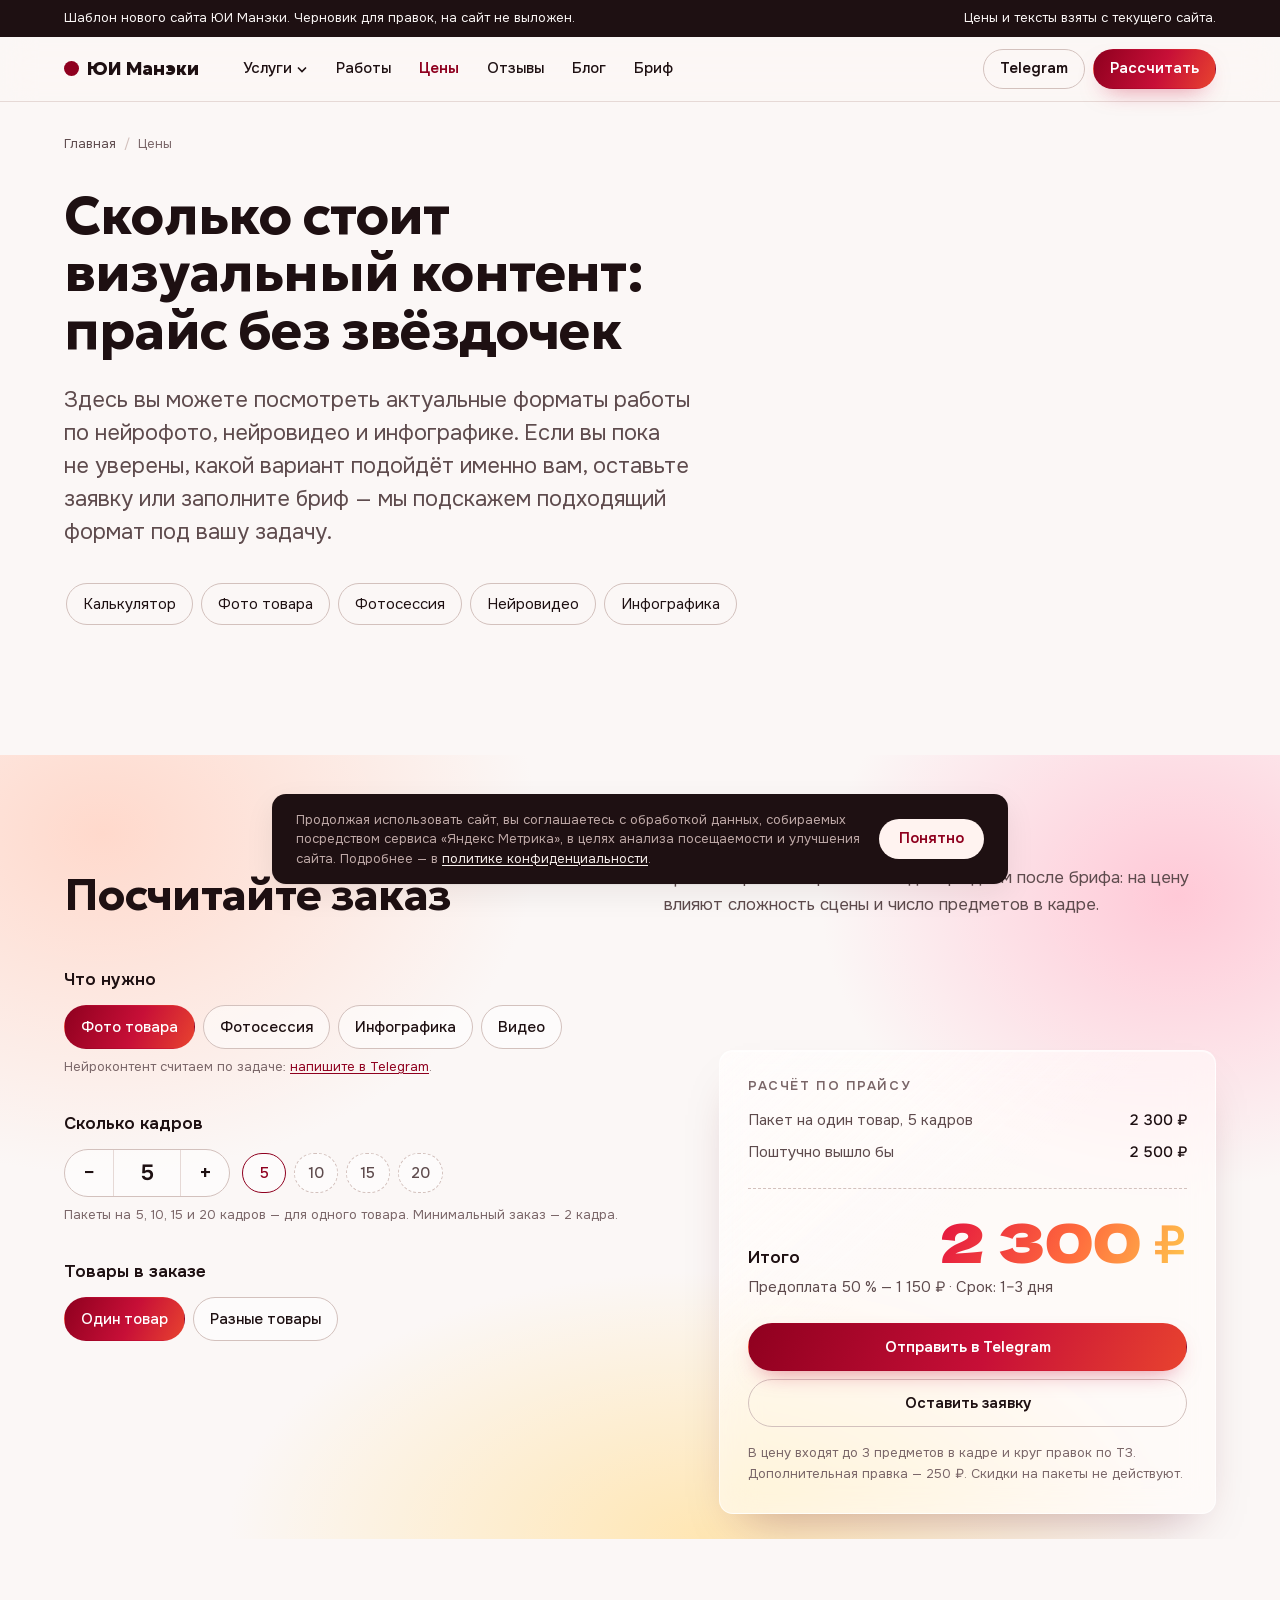
<file: tariffs.html>
<!doctype html>
<html lang="ru">
<head>
<meta charset="utf-8">
<meta name="viewport" content="width=device-width, initial-scale=1, viewport-fit=cover">
<meta name="color-scheme" content="light">
<title>Цены на ИИ-фото, видео и инфографику — ЮИ Манэки</title>
<meta content="ИИ-фото товара 500 ₽ за кадр, ИИ-фотосессия от 400 ₽, ролик от 6 500 ₽, слайд 550 ₽, видеообложка 1 200 ₽. Скидки за объём." name="description"/>
<meta name="robots" content="noindex, nofollow">
<meta content="#090909" name="theme-color"/>
<meta content="#090909" name="msapplication-TileColor"/>
<meta content="/browserconfig.xml" name="msapplication-config"/>
<meta content="telephone=no" name="format-detection"/>
<meta content="Бюро визуального контента ЮИ Манэки" name="author"/>
<meta content="ru_RU" property="og:locale"/>
<meta content="website" property="og:type"/>
<meta content="ЮИ Манэки" property="og:site_name"/>
<meta content="Цены и тарифы бюро ЮИ Манэки — стоимость визуального контента" property="og:title"/>
<meta content="Цены на нейрофото, нейровидео, нейроконтент и инфографику для брендов, товаров и маркетплейсов. Екатеринбург, работаем официально по всей России." property="og:description"/>
<meta content="https://ui-maneki.ru/tariffs.html" property="og:url"/>
<meta content="https://ui-maneki.ru/stoimost-neirofoto-neirovideo-i-infografiki-yui-maneki.webp" property="og:image"/>
<meta content="image/webp" property="og:image:type"/>
<meta content="1600" property="og:image:width"/>
<meta content="800" property="og:image:height"/>
<meta content="Цены на нейрофото, нейровидео и инфографику для брендов и маркетплейсов — ЮИ Манэки" property="og:image:alt"/>
<meta content="summary_large_image" name="twitter:card"/>
<meta content="Цены и тарифы бюро ЮИ Манэки — стоимость визуального контента" name="twitter:title"/>
<meta content="Цены на нейрофото, нейровидео, нейроконтент и инфографику для брендов, товаров и маркетплейсов. Екатеринбург, работаем официально по всей России." name="twitter:description"/>
<meta content="https://ui-maneki.ru/stoimost-neirofoto-neirovideo-i-infografiki-yui-maneki.webp" name="twitter:image"/>
<link href="https://ui-maneki.ru/tariffs.html" rel="canonical"/>
<link href="https://ui-maneki.ru/tariffs.html" hreflang="ru-RU" rel="alternate"/>
<link href="https://ui-maneki.ru/tariffs.html" hreflang="x-default" rel="alternate"/>
<link href="https://ui-maneki.ru/favicon.ico" rel="shortcut icon" type="image/x-icon"/>
<link href="https://ui-maneki.ru/favicon.ico" rel="icon" sizes="any" type="image/x-icon"/>
<link href="https://ui-maneki.ru/favicon-48x48.png" rel="icon" sizes="48x48" type="image/png"/>
<link href="https://ui-maneki.ru/favicon-32x32.png" rel="icon" sizes="32x32" type="image/png"/>
<link href="https://ui-maneki.ru/favicon-16x16.png" rel="icon" sizes="16x16" type="image/png"/>
<link href="https://ui-maneki.ru/apple-touch-icon.png" rel="apple-touch-icon" sizes="180x180"/>
<link href="https://ui-maneki.ru/site.webmanifest" rel="manifest"/>
<script type="application/ld+json">{"@context": "https://schema.org", "@type": "WebPage", "@id": "https://ui-maneki.ru/tariffs.html#webpage", "name": "Цены на ИИ-фото, видео и инфографику — ЮИ Манэки", "url": "https://ui-maneki.ru/tariffs.html", "description": "Стоимость нейрофото товаров, личных нейрофотосессий и рекламных нейровидео для брендов и бизнеса.", "inLanguage": "ru", "isPartOf": {"@id": "https://ui-maneki.ru/#website"}, "about": {"@id": "https://ui-maneki.ru/#organization"}, "primaryImageOfPage": {"@type": "ImageObject", "url": "https://ui-maneki.ru/stoimost-neirofoto-neirovideo-i-infografiki-yui-maneki.webp"}}</script>
<script type="application/ld+json">{"@context": "https://schema.org", "@type": "WebSite", "@id": "https://ui-maneki.ru/#website", "url": "https://ui-maneki.ru/", "name": "ЮИ Манэки", "inLanguage": "ru", "publisher": {"@id": "https://ui-maneki.ru/#organization"}, "description": "Бюро визуального контента ЮИ Манэки: нейрофото, нейровидео, нейроконтент и инфографика для брендов, товаров, маркетплейсов и соцсетей. Екатеринбург, работаем по всей России."}</script>
<script type="application/ld+json">{"@context": "https://schema.org", "@type": ["Organization", "ProfessionalService"], "priceRange": "₽₽", "taxID": "667010718983", "vatID": "667010718983", "@id": "https://ui-maneki.ru/#organization", "name": "Бюро визуального контента ЮИ Манэки", "alternateName": ["ЮИ Манэки", "Юи Манэки", "UI Maneki"], "url": "https://ui-maneki.ru/", "brand": "ЮИ Манэки", "logo": "https://ui-maneki.ru/apple-touch-icon.png", "image": "https://ui-maneki.ru/neirofoto-neirovideo-dlya-brendov-i-marketpleisov-yui-maneki-hero.webp", "description": "ЮИ Манэки создаёт нейрофото, нейровидео, нейроконтент и инфографику для брендов, маркетплейсов и соцсетей. Бюро находится в Екатеринбурге и работает с проектами по всей России.", "telephone": "+79126482826", "email": "seoinfolab@gmail.com", "address": {"@type": "PostalAddress", "addressLocality": "Екатеринбург", "addressRegion": "Свердловская область", "addressCountry": "RU"}, "geo": {"@type": "GeoCoordinates", "latitude": 56.8519, "longitude": 60.6122}, "areaServed": [{"@type": "Country", "name": "Россия"}, {"@type": "City", "name": "Екатеринбург"}], "contactPoint": [{"@type": "ContactPoint", "contactType": "customer support", "telephone": "+79126482826", "email": "seoinfolab@gmail.com", "areaServed": "RU", "availableLanguage": ["ru"]}], "sameAs": ["https://t.me/Irinaaaaaaak", "https://t.me/seolabmp", "https://vk.com/uimaneki", "https://ru.pinterest.com/neurocontentstudio/", "https://www.avito.ru/brands/5de7ce368de156627c8827f77917a1fe", "https://yandex.ru/profile/78532066268"], "knowsAbout": ["Нейрофото", "Нейрофото цена", "Нейрофото для товара", "Нейрофото для маркетплейсов", "Нейрофото для Ozon", "Нейрофото для Wildberries", "Нейровидео", "Нейровидео цена", "Рекламное нейровидео", "Нейроконтент", "Инфографика для маркетплейсов", "Инфографика для карточки товара", "Дизайн карточек товара", "Визуальный контент для брендов", "Визуальный контент для маркетплейсов", "Контент для соцсетей"]}</script>
<script type="application/ld+json">{"@context": "https://schema.org", "@type": "Service", "@id": "https://ui-maneki.ru/tariffs.html#service", "name": "Цены на нейрофото, нейровидео, нейроконтент и инфографику", "serviceType": "Нейрофото, нейровидео, нейроконтент и инфографика для брендов, товаров, маркетплейсов, Ozon и Wildberries", "url": "https://ui-maneki.ru/tariffs.html", "provider": {"@id": "https://ui-maneki.ru/#organization"}, "areaServed": [{"@type": "Country", "name": "Россия"}, {"@type": "City", "name": "Екатеринбург"}], "hasOfferCatalog": {"@type": "OfferCatalog", "name": "Тарифы ЮИ Манэки", "itemListElement": [{"@type": "Offer", "itemOffered": {"@type": "Service", "name": "Нейрофото для товаров"}}, {"@type": "Offer", "itemOffered": {"@type": "Service", "name": "Нейрофото личные"}}, {"@type": "Offer", "itemOffered": {"@type": "Service", "name": "Нейровидео"}}, {"@type": "Offer", "itemOffered": {"@type": "Service", "name": "Инфографика"}}]}}</script>
<script type="application/ld+json">{"@context": "https://schema.org", "@type": "BreadcrumbList", "itemListElement": [{"@type": "ListItem", "position": 1, "name": "Главная", "item": "https://ui-maneki.ru/"}, {"@type": "ListItem", "position": 2, "name": "Тарифы", "item": "https://ui-maneki.ru/tariffs.html"}]}</script>
<script type="application/ld+json">{"@context": "https://schema.org", "@type": "ItemList", "@id": "https://ui-maneki.ru/tariffs.html#tariffs-offer-list", "name": "Цены ЮИ Манэки на нейрофото, нейровидео, нейроконтент и инфографику", "itemListElement": [{"@type": "ListItem", "position": 1, "item": {"@type": "Offer", "name": "Нейрофото для товаров", "price": "500", "priceCurrency": "RUB", "availability": "https://schema.org/InStock", "url": "https://ui-maneki.ru/tariffs.html"}}, {"@type": "ListItem", "position": 2, "item": {"@type": "Offer", "name": "Личные нейрофото", "price": "400", "priceCurrency": "RUB", "availability": "https://schema.org/InStock", "url": "https://ui-maneki.ru/tariffs.html"}}, {"@type": "ListItem", "position": 3, "item": {"@type": "Offer", "name": "Нейровидео", "price": "6500", "priceCurrency": "RUB", "availability": "https://schema.org/InStock", "url": "https://ui-maneki.ru/tariffs.html"}}, {"@type": "ListItem", "position": 4, "item": {"@type": "Offer", "name": "Инфографика", "price": "550", "priceCurrency": "RUB", "availability": "https://schema.org/InStock", "url": "https://ui-maneki.ru/tariffs.html"}}]}</script>
<link rel="preload" href="fonts/geologica-cyrillic.woff2" as="font" type="font/woff2" crossorigin>
<link rel="preload" href="fonts/onest-cyrillic.woff2" as="font" type="font/woff2" crossorigin>
<link rel="stylesheet" href="css/site.css">
</head>
<body>
<a class="skip" href="#main">К содержанию</a>
<div class="tpl-note"><div class="wrap"><span>Шаблон нового сайта ЮИ Манэки. Черновик для правок, на сайт не выложен.</span><span>Цены и тексты взяты с текущего сайта.</span></div></div>
<header class="hdr">
<div class="wrap hdr__in">
<a class="logo" href="index.html"><span class="logo__dot" aria-hidden="true"></span>ЮИ&nbsp;Манэки</a>
<nav class="nav" aria-label="Основное меню">
<button class="nav__trigger" type="button" aria-expanded="false" aria-controls="svc-panel">Услуги<svg viewBox="0 0 12 12" aria-hidden="true"><path d="M2 4.5 6 8.5l4-4" fill="none" stroke="currentColor" stroke-width="1.6"/></svg></button>
<a class="nav__link" href="cases.html">Работы</a><a class="nav__link" href="tariffs.html" aria-current="page">Цены</a><a class="nav__link" href="index.html#reviews">Отзывы</a><a class="nav__link" href="blog/index.html">Блог</a><a class="nav__link" href="brief.html">Бриф</a>
</nav>
<div class="hdr__act">
<a class="btn btn--ghost btn--sm hdr__tg" href="https://t.me/Irinaaaaaaak?text=%D0%97%D0%B4%D1%80%D0%B0%D0%B2%D1%81%D1%82%D0%B2%D1%83%D0%B9%D1%82%D0%B5%21%20%D0%A5%D0%BE%D1%87%D1%83%20%D0%BF%D0%BE%D1%81%D1%87%D0%B8%D1%82%D0%B0%D1%82%D1%8C%20%D1%81%D0%B2%D0%BE%D0%B9%20%D0%B7%D0%B0%D0%BA%D0%B0%D0%B7%20%D0%BF%D0%BE%20%D0%B2%D0%B0%D1%88%D0%B8%D0%BC%20%D1%86%D0%B5%D0%BD%D0%B0%D0%BC." target="_blank" rel="noopener">Telegram</a>
<a class="btn btn--fill btn--sm hdr__calc" href="#calc">Рассчитать</a>
<button class="hdr__menu" type="button" aria-expanded="false" aria-controls="sheet" aria-label="Открыть меню"><svg viewBox="0 0 20 20" aria-hidden="true"><path d="M3 6h14M3 10h14M3 14h14" fill="none" stroke="currentColor" stroke-width="1.6"/></svg></button>
</div>
</div>
<div class="svc-panel" id="svc-panel" hidden>
<div class="svc-panel__grid">
<div><p class="svc-panel__h">Услуги бюро</p><ul class="mm-list"><li><a class="mm-item" href="neirofoto-dlya-marketpleisov.html"><span class="mm-item__img"><img src="assets/cases/neirofoto/neirofoto-13.webp" srcset="assets/cases/neirofoto/neirofoto-13-w200.webp 200w, assets/cases/neirofoto/neirofoto-13.webp 1529w" sizes="56px" alt="Нейрофотосессия для личного бренда — кадр 13" width="1529" height="2048" decoding="async" loading="lazy"></span><b>ИИ‑фото товара</b><small>Товар в сцене или на ИИ‑модели</small><span class="mm-item__price">от 500 ₽ за кадр</span></a></li><li><a class="mm-item" href="infografika-dlya-marketpleisov.html"><span class="mm-item__img"><img src="keisy-infografiki-dlya-marketpleisov-560.webp" srcset="keisy-infografiki-dlya-marketpleisov-560-w200.webp 200w, keisy-infografiki-dlya-marketpleisov-560.webp 560w" sizes="56px" alt="" width="560" height="700" decoding="async" loading="lazy"></span><b>Инфографика</b><small>Обложка и слайды для WB и Ozon</small><span class="mm-item__price">от 550 ₽ за слайд</span></a></li><li><a class="mm-item" href="neirovideo-dlya-brenda.html"><span class="mm-item__img"><img src="assets/posters/neirovideo-05.webp" srcset="assets/posters/neirovideo-05-w200.webp 200w, assets/posters/neirovideo-05.webp 800w" sizes="56px" alt="" width="800" height="1072" decoding="async" loading="lazy"></span><b>Нейровидео</b><small>Оживление обложки и ролики</small><span class="mm-item__price">от 1 200 ₽ оживление кадра</span></a></li><li><a class="mm-item" href="neirofoto-dlya-lyudey.html"><span class="mm-item__img"><img src="assets/cases/neirofoto/neirofoto-06.webp" srcset="assets/cases/neirofoto/neirofoto-06-w200.webp 200w, assets/cases/neirofoto/neirofoto-06.webp 1143w" sizes="56px" alt="Нейрофотосессия для личного бренда — кадр 6" width="1143" height="2048" decoding="async" loading="lazy"></span><b>ИИ‑фотосессия</b><small>Портреты по вашим фотографиям</small><span class="mm-item__price">от 400 ₽ за кадр</span></a></li><li><a class="mm-item" href="neirokontent-dlya-brendov.html"><span class="mm-item__img"><img src="assets/cases/neirokontent/neirokontent-06.webp" srcset="assets/cases/neirokontent/neirokontent-06-w200.webp 200w, assets/cases/neirokontent/neirokontent-06.webp 781w" sizes="56px" alt="Нейроконтент: имиджевый визуал для бренда — кадр 6" width="781" height="1400" decoding="async" loading="lazy"></span><b>Нейроконтент</b><small>Фото, видео и слайды в одном стиле</small><span class="mm-item__price">от 500 ₽ пакеты визуала</span></a></li><li><a class="mm-item" href="cases.html"><span class="mm-item__img"><img src="assets/cases/neirokontent/neirokontent-04.webp" srcset="assets/cases/neirokontent/neirokontent-04-w200.webp 200w, assets/cases/neirokontent/neirokontent-04.webp 1045w" sizes="56px" alt="Нейроконтент: имиджевый визуал для бренда — кадр 4" width="1045" height="1400" decoding="async" loading="lazy"></span><b>Все работы</b><small>Фото, ролики и контент бюро</small><span class="mm-item__price">41 работа</span></a></li></ul></div>
<div class="mm-promo"><div class="glows" aria-hidden="true"><span class="glow glow--1"></span><span class="glow glow--3"></span></div>
<p class="mm-promo__t">Посчитайте заказ по прайсу</p>
<ul class="mm-promo__list"><li><span>Фото товара</span><i></i><b>от 500 ₽</b></li><li><span>Фотосессия</span><i></i><b>от 400 ₽</b></li><li><span>Инфографика</span><i></i><b>от 550 ₽</b></li><li><span>Оживление кадра</span><i></i><b>от 1 200 ₽</b></li></ul>
<a class="btn btn--on-field btn--sm" href="#calc">Открыть калькулятор</a></div>
</div>
<div class="svc-panel__foot"><a href="tariffs.html">Полный прайс</a><a href="brief.html">Заполнить бриф</a><a href="https://t.me/Irinaaaaaaak?text=%D0%97%D0%B4%D1%80%D0%B0%D0%B2%D1%81%D1%82%D0%B2%D1%83%D0%B9%D1%82%D0%B5%21%20%D0%A5%D0%BE%D1%87%D1%83%20%D0%BF%D0%BE%D1%81%D1%87%D0%B8%D1%82%D0%B0%D1%82%D1%8C%20%D1%81%D0%B2%D0%BE%D0%B9%20%D0%B7%D0%B0%D0%BA%D0%B0%D0%B7%20%D0%BF%D0%BE%20%D0%B2%D0%B0%D1%88%D0%B8%D0%BC%20%D1%86%D0%B5%D0%BD%D0%B0%D0%BC." target="_blank" rel="noopener">Написать в Telegram</a><span>Отвечаем в течение рабочего дня</span></div>
</div>
</header>
<div class="nav-scrim" hidden></div>
<div class="sheet" id="sheet" role="dialog" aria-modal="true" aria-label="Меню" hidden>
<div class="sheet__top"><a class="logo" href="index.html"><span class="logo__dot" aria-hidden="true"></span>ЮИ&nbsp;Манэки</a>
<button class="hdr__menu sheet__close" type="button" aria-label="Закрыть меню"><svg viewBox="0 0 20 20" aria-hidden="true"><path d="m5 5 10 10M15 5 5 15" fill="none" stroke="currentColor" stroke-width="1.8"/></svg></button></div>
<p class="sheet__h">Услуги</p>
<ul class="sheet__svc"><li><a href="neirofoto-dlya-marketpleisov.html">ИИ‑фото товара<span>от 500 ₽</span></a></li><li><a href="infografika-dlya-marketpleisov.html">Инфографика<span>от 550 ₽</span></a></li><li><a href="neirovideo-dlya-brenda.html">Нейровидео<span>от 1 200 ₽</span></a></li><li><a href="neirofoto-dlya-lyudey.html">ИИ‑фотосессия<span>от 400 ₽</span></a></li><li><a href="neirokontent-dlya-brendov.html">Нейроконтент<span>от 500 ₽</span></a></li></ul>
<p class="sheet__h">Бюро</p>
<div class="sheet__links"><a href="cases.html">Работы</a><a href="tariffs.html">Цены</a><a href="index.html#reviews">Отзывы</a><a href="blog/index.html">Блог</a><a href="brief.html">Бриф</a><a href="documents.html">Документы</a></div>
<div class="sheet__cta"><a class="btn btn--fill" href="https://t.me/Irinaaaaaaak?text=%D0%97%D0%B4%D1%80%D0%B0%D0%B2%D1%81%D1%82%D0%B2%D1%83%D0%B9%D1%82%D0%B5%21%20%D0%A5%D0%BE%D1%87%D1%83%20%D0%BF%D0%BE%D1%81%D1%87%D0%B8%D1%82%D0%B0%D1%82%D1%8C%20%D1%81%D0%B2%D0%BE%D0%B9%20%D0%B7%D0%B0%D0%BA%D0%B0%D0%B7%20%D0%BF%D0%BE%20%D0%B2%D0%B0%D1%88%D0%B8%D0%BC%20%D1%86%D0%B5%D0%BD%D0%B0%D0%BC." target="_blank" rel="noopener">Написать в Telegram</a><a class="btn btn--ghost" href="#calc">Рассчитать стоимость</a></div>
<p class="sheet__h">Связь</p>
<p class="sheet__contacts"><span>+7 912 648-28-26</span><span>seoinfolab@gmail.com</span><span>Екатеринбург, работаем по всей России</span></p>
</div>
<main id="main">
<section class="shero"><div class="wrap"><nav aria-label="Хлебные крошки"><ol class="crumbs"><li><a href="index.html">Главная</a></li><li><span aria-current="page">Цены</span></li></ol></nav>
<h1 style="font-size:var(--text-3xl);margin:0 0 var(--space-md);max-width:22ch">Сколько стоит визуальный контент: прайс без звёздочек</h1>
<p class="shero__lead">Здесь вы можете посмотреть актуальные форматы работы по нейрофото, нейровидео и инфографике. Если вы пока не уверены, какой вариант подойдёт именно вам, оставьте заявку или заполните бриф — мы подскажем подходящий формат под вашу задачу.</p>
<nav class="docnav" aria-label="Разделы прайса"><a href="#calc">Калькулятор</a><a href="#product-photo">Фото товара</a><a href="#personal-photo">Фотосессия</a><a href="#neurovideo">Нейровидео</a><a href="#infographics">Инфографика</a></nav>
</div></section>
<section class="sec sec--aurora" id="calc"><span id="pricing" class="anchor" aria-hidden="true"></span>
<div class="wrap">
<header class="sec__head sec__head--split" data-reveal><h2>Посчитайте заказ</h2><p>Цены из прайса бюро. Итог подтверждаем после брифа: на цену влияют сложность сцены и число предметов в кадре.</p></header>
<div class="calc" data-calc>
<form class="calc__form" data-calc-form aria-label="Параметры заказа">
<fieldset><legend>Что нужно</legend><div class="segs">
<label class="seg"><input type="radio" name="svc" value="product" checked><span>Фото товара</span></label><label class="seg"><input type="radio" name="svc" value="people"><span>Фотосессия</span></label><label class="seg"><input type="radio" name="svc" value="info"><span>Инфографика</span></label><label class="seg"><input type="radio" name="svc" value="video"><span>Видео</span></label>
</div><p class="calc__hint">Нейроконтент считаем по задаче: <a href="https://t.me/Irinaaaaaaak?text=%D0%97%D0%B4%D1%80%D0%B0%D0%B2%D1%81%D1%82%D0%B2%D1%83%D0%B9%D1%82%D0%B5%21%20%D0%9D%D1%83%D0%B6%D0%B5%D0%BD%20%D0%B2%D0%B8%D0%B7%D1%83%D0%B0%D0%BB%20%D0%B4%D0%BB%D1%8F%20%D0%B1%D1%80%D0%B5%D0%BD%D0%B4%D0%B0%20%D0%B2%20%D0%BE%D0%B4%D0%BD%D0%BE%D0%BC%20%D1%81%D1%82%D0%B8%D0%BB%D0%B5." target="_blank" rel="noopener">напишите в Telegram</a>.</p></fieldset>

<div class="calc__group" data-group="product">
<div><label class="lbl" for="c-p-qty">Сколько кадров</label>
<div class="calc__row"><div class="stepper"><button type="button" data-step="-1" aria-label="Меньше: кадров">−</button><input id="c-p-qty" type="number" inputmode="numeric" min="2" max="40" value="5"><button type="button" data-step="1" aria-label="Больше: кадров">+</button></div><div class="quick" data-for="c-p-qty" role="group" aria-label="Пакеты кадров"><button type="button" data-set="5" aria-pressed="true">5</button><button type="button" data-set="10" aria-pressed="false">10</button><button type="button" data-set="15" aria-pressed="false">15</button><button type="button" data-set="20" aria-pressed="false">20</button></div></div>
<p class="calc__hint">Пакеты на 5, 10, 15 и 20 кадров — для одного товара. Минимальный заказ — 2 кадра.</p></div>
<fieldset><legend>Товары в заказе</legend><div class="segs"><label class="seg"><input type="radio" name="p-mode" value="one" checked><span>Один товар</span></label><label class="seg"><input type="radio" name="p-mode" value="many"><span>Разные товары</span></label></div></fieldset>
</div>

<div class="calc__group" data-group="people" hidden>
<div><label class="lbl" for="c-l-qty">Сколько кадров</label>
<div class="calc__row"><div class="stepper"><button type="button" data-step="-1" aria-label="Меньше: кадров">−</button><input id="c-l-qty" type="number" inputmode="numeric" min="2" max="40" value="10"><button type="button" data-step="1" aria-label="Больше: кадров">+</button></div><div class="quick" data-for="c-l-qty" role="group" aria-label="Пакеты кадров"><button type="button" data-set="10" aria-pressed="true">10</button><button type="button" data-set="15" aria-pressed="false">15</button><button type="button" data-set="20" aria-pressed="false">20</button></div></div></div>
<fieldset><legend>Людей в кадре</legend><div class="segs"><label class="seg"><input type="radio" name="l-persons" value="1" checked><span>1 человек</span></label><label class="seg"><input type="radio" name="l-persons" value="2"><span>2 человека</span></label><label class="seg"><input type="radio" name="l-persons" value="3"><span>3 человека</span></label></div>
<p class="calc__hint">За каждого следующего человека в кадре — плюс 50 ₽ к цене кадра.</p></fieldset>
</div>

<div class="calc__group" data-group="info" hidden>
<fieldset><legend>Пакет слайдов</legend><div class="segs"><label class="seg"><input type="radio" name="i-pack" value="6" checked><span>6 слайдов — «Оптимальный»</span></label><label class="seg"><input type="radio" name="i-pack" value="10"><span>10 слайдов — «Расширенный»</span></label></div></fieldset>
<fieldset><legend>Формат</legend><div class="segs"><label class="seg"><input type="radio" name="i-mode" value="tz" checked><span>По вашему ТЗ</span></label><label class="seg"><input type="radio" name="i-mode" value="key"><span>Под ключ</span></label></div></fieldset>
</div>

<div class="calc__group" data-group="video" hidden>
<fieldset><legend>Что сделать</legend><div class="segs"><label class="seg"><input type="radio" name="v-kind" value="anim" checked><span>Оживить кадр</span></label><label class="seg"><input type="radio" name="v-kind" value="roll"><span>Ролик от 30 секунд</span></label></div></fieldset>
<div data-video-qty><label class="lbl" for="c-v-qty">Сколько кадров оживить</label>
<div class="calc__row"><div class="stepper"><button type="button" data-step="-1" aria-label="Меньше: кадров" disabled>−</button><input id="c-v-qty" type="number" inputmode="numeric" min="1" max="10" value="1"><button type="button" data-step="1" aria-label="Больше: кадров">+</button></div></div>
<p class="calc__hint">Каждый кадр — до 5 секунд движения.</p></div>
</div>
</form>

<aside class="receipt glass" aria-label="Расчёт" aria-live="polite" data-spot>
<p class="receipt__title">Расчёт по прайсу</p>
<ul class="receipt__lines" data-r-lines><li><span>Пакет на один товар, 5 кадров</span><span>2 300 ₽</span></li><li class="muted"><span>Поштучно вышло бы</span><span>2 500 ₽</span></li></ul>
<p class="receipt__total"><span>Итого</span><b data-r-total>2 300 ₽</b></p>
<p class="receipt__meta" data-r-meta>Предоплата 50 % — 1 150 ₽ · Срок: 1–3 дня</p>
<p class="receipt__tip" data-r-tip hidden></p>
<div class="receipt__cta"><a class="btn btn--fill" data-r-tg href="https://t.me/Irinaaaaaaak?text=%D0%97%D0%B4%D1%80%D0%B0%D0%B2%D1%81%D1%82%D0%B2%D1%83%D0%B9%D1%82%D0%B5!%20%D0%A0%D0%B0%D1%81%D1%87%D1%91%D1%82%20%D1%81%20%D1%81%D0%B0%D0%B9%D1%82%D0%B0%3A%20%D0%98%D0%98-%D1%84%D0%BE%D1%82%D0%BE%20%D1%82%D0%BE%D0%B2%D0%B0%D1%80%D0%B0%2C%205%20%D0%BA%D0%B0%D0%B4%D1%80%D0%BE%D0%B2%2C%20%D0%BE%D0%B4%D0%B8%D0%BD%20%D1%82%D0%BE%D0%B2%D0%B0%D1%80%20%E2%80%94%202%C2%A0300%C2%A0%E2%82%BD.%20%D0%A5%D0%BE%D1%87%D1%83%20%D0%BE%D0%B1%D1%81%D1%83%D0%B4%D0%B8%D1%82%D1%8C%20%D0%B7%D0%B0%D0%BA%D0%B0%D0%B7." target="_blank" rel="noopener">Отправить в Telegram</a><a class="btn btn--ghost" data-r-lead href="#lead">Оставить заявку</a></div>
<p class="receipt__note" data-r-note>В цену входят до 3 предметов в кадре и круг правок по ТЗ. Дополнительная правка — 250 ₽. Скидки на пакеты не действуют.</p>
</aside>
</div>

</div>
</section>
<section class="sec" id="prais"><div class="wrap">
<section class="price-sec" id="product-photo">
<div class="price-sec__head"><h2>Нейрофото для товаров</h2><p>Подходит для брендов, магазинов, маркетплейсов и проектов, которым нужны сильные визуалы товара в разных ракурсах, сценах и вариациях.</p></div>
<div class="formats"><article class="format" data-reveal data-spot><h3>Стоимость поштучно</h3>
<p><strong>Минимальное количество — от 2 фото.</strong></p>
<p>Стоимость 1 фото — <strong>500 ₽</strong><br/>Минимальный заказ — <strong>1 000 ₽</strong></p>
<p>Фото могут быть:</p>
<ul>
<li><span>для разных товаров или одного товара</span></li>
<li><span>в любых позах, ракурсах и вариантах</span></li>
<li><span>без ограничений по комбинациям</span></li>
</ul>
<p>Скидки и бонусы при объёме:</p>
<ul>
<li><span>от 10 фото — скидка 5% или 1 фото в подарок</span></li>
<li><span>от 20 фото — скидка 10% или 2 фото в подарок</span></li>
</ul></article><article class="format" data-reveal data-spot><h3>Пакеты</h3>
<p>Пакеты для одного товара подходят, если нужно много фото одного товара в разных ракурсах и сценах.</p>
<ul>
<li><span>5 фото — <strong>2 300 ₽</strong></span></li>
<li><span>10 фото — <strong>4 500 ₽</strong></span></li>
<li><span>15 фото — <strong>6 600 ₽</strong></span></li>
<li><span>20 фото — <strong>8 500 ₽</strong></span></li>
<li><span>более 20 фото — <strong>по запросу</strong></span></li>
</ul>
<p>Скидки и акции на пакетные предложения не действуют.</p>
<p>Правки:</p>
<ul>
<li><span>1 круг правок включён — строго по ТЗ</span></li>
<li><span>если правки выходят за рамки ТЗ</span></li>
<li><span>если после готовности фото добавляются новые условия</span></li>
</ul>
<p>Дополнительная правка — <strong>250 ₽</strong></p></article><article class="format" data-reveal data-spot><h3>Условия работы</h3>
<p>Что входит в работу:</p>
<ul>
<li><span>работа по вашему техническому заданию</span></li>
<li><span>или помощь в разработке концепции под ваш запрос</span></li>
<li><span>помощь в подборе референсов</span></li>
<li><span>генерация нейрофото с учётом всех согласованных деталей</span></li>
</ul>
<p>Этапы работы:</p>
<ol>
<li><span>Вы предоставляете ТЗ или мы совместно согласовываем концепцию</span></li>
<li><span>После согласования обсуждаем позы, ракурсы, детали и элементы фото</span></li>
<li><span>После полного согласования приступаем к созданию нейрофото</span></li>
<li><span>Передача готового результата</span></li>
</ol></article></div>
<p class="fine"><strong>Работаем по предоплате 50%.</strong> Срок — от 1 до 3 дней в зависимости от объёма. Если нужно более 20 фото, срок обсуждается индивидуально.</p><p class="fine">* Стоимость может быть увеличена. На итоговую стоимость влияет количество сохраняемых объектов на фото. В базовую стоимость включены 3 объекта. Также итоговая стоимость рассчитывается согласно условиям проекта.</p>
</section><section class="price-sec" id="personal-photo">
<div class="price-sec__head"><h2>Нейрофото личные</h2><p>Подходит для личных проектов, аватаров, образов, контента для соцсетей, блогов и съёмок в нужной эстетике без классической фотосессии.</p></div>
<div class="formats"><article class="format" data-reveal data-spot><h3>Для 1 человека</h3>
<p><strong>Базовые условия</strong></p>
<ul>
<li><span>минимум — от 2 фото</span></li>
<li><span>1 фото — <strong>400 ₽</strong></span></li>
<li><span>минимальный заказ — <strong>800 ₽</strong></span></li>
<li><span>цена указана для одного человека</span></li>
<li><span>+50 ₽ за каждого дополнительного человека</span></li>
</ul>
<p><strong>Пакеты нейрофотосессии, 1 человек</strong></p>
<ul>
<li><span>10 / 15 / 20 фото — <strong>2 500 ₽ / 3 000 ₽ / 3 600 ₽</strong></span></li>
<li><span>поштучно — 4 000 ₽ / 6 000 ₽ / 8 000 ₽</span></li>
<li><span>экономия — 1 500 ₽ / 3 000 ₽ / 4 400 ₽</span></li>
<li><span>референсы — 3–5 / 7–8 / 9–10 фото</span></li>
<li><span>доп. фото — <strong>120 ₽</strong></span></li>
</ul></article><article class="format" data-reveal data-spot><h3>Для 2–3 людей</h3>
<p><strong>2 человека</strong><br/>Поштучно: <strong>450 ₽ за фото</strong></p>
<ul>
<li><span>10 / 15 / 20 фото — <strong>3 000 ₽ / 3 750 ₽ / 4 600 ₽</strong></span></li>
<li><span>поштучно — 4 500 ₽ / 6 750 ₽ / 9 000 ₽</span></li>
<li><span>экономия — 1 500 ₽ / 3 000 ₽ / 4 400 ₽</span></li>
<li><span>референсы — 3–5 / 7–8 / 9–10 фото</span></li>
<li><span>доп. фото — <strong>150 ₽</strong></span></li>
</ul>
<p><strong>3 человека</strong><br/>Поштучно: <strong>500 ₽ за фото</strong></p>
<ul>
<li><span>10 / 15 / 20 фото — <strong>3 500 ₽ / 4 500 ₽ / 5 600 ₽</strong></span></li>
<li><span>поштучно — 5 000 ₽ / 7 500 ₽ / 10 000 ₽</span></li>
<li><span>экономия — 1 500 ₽ / 3 000 ₽ / 4 400 ₽</span></li>
<li><span>референсы — 3–5 / 7–8 / 9–10 фото</span></li>
<li><span>доп. фото — <strong>170 ₽</strong></span></li>
</ul></article><article class="format" data-reveal data-spot><h3>Условия работы</h3>
<p>Что необходимо для работы:</p>
<ul>
<li><span>фото человека в хорошем качестве, без обработки</span></li>
<li><span>чем лучше исходные фото, тем качественнее результат</span></li>
<li><span>можно прислать свои референсы</span></li>
<li><span>если референсов нет — поможем подобрать тематику, стиль или подборку со своей стороны</span></li>
</ul>
<p>Сроки и оплата:</p>
<ul>
<li><span>срок выполнения — <strong>1–3 дня</strong></span></li>
<li><span>предоплата — <strong>50%</strong>, остаток — после готовности</span></li>
</ul></article></div>

</section><section class="price-sec" id="neurovideo">
<div class="price-sec__head"><h2>Нейровидео</h2><p>Подходит для брендов, запусков, рекламы, контента, атмосферных роликов, видеообложек и других проектов, где важно движение, эмоция и сильная визуальная подача.</p></div>
<div class="formats"><article class="format" data-reveal data-spot><h3>Создание нейровидео</h3>
<p><strong>Минимальная стоимость — от 6 500 ₽</strong><br/>* Видео 30 секунд. Видео меньше 30 секунд обсуждаются индивидуально.<br/>* Оживление отдельного кадра до 5 секунд — от 1&nbsp;200&nbsp;₽, считается как дополнительная услуга.</p>
<p>Что входит в работу:</p>
<ul>
<li><span>работа без готового ТЗ и с вашим ТЗ</span></li>
<li><span>предварительное общение: уточняем цель, аудиторию и формат</span></li>
<li><span>разработка концепции</span></li>
<li><span>прописание сценария после согласования концепции</span></li>
<li><span>подготовка и направление раскадровки</span></li>
<li><span>согласование раскадровки</span></li>
<li><span>сборка нейровидео по утверждённой концепции</span></li>
<li><span>до 2 кругов правок в рамках согласованной концепции</span></li>
</ul>
<p>Если правки выходят за рамки утверждённой концепции, они считаются дополнительными и оплачиваются отдельно.</p></article><article class="format" data-reveal data-spot><h3>Дополнительные услуги</h3>
<ul>
<li><span>оживление фото / обложек — от 1&nbsp;200&nbsp;₽ за кадр до 5 секунд</span></li>
<li><span>видео с аватаром</span></li>
<li><span>управление движением</span></li>
<li><span>видео тренды</span></li>
<li><span>мультики / анимация</span></li>
<li><span>видео товаров</span></li>
<li><span>липсинг / озвучка</span></li>
</ul>
<p>Также можем обсудить и другие услуги для ваших проектов индивидуально.</p>

<h4>Важная информация о стоимости</h4>
<ul>
<li><span>итоговая стоимость проекта рассчитывается после согласования концепции</span></li>
<li><span>стоимость зависит от сложности реализации, объёма нейрогенераций и технических особенностей проекта</span></li>
</ul></article></div>

</section><section class="price-sec" id="infographics">
<div class="price-sec__head"><h2>Инфографика</h2><p>Подходит для карточек маркетплейсов, продающих слайдов, A/B-тестов обложек и визуальной упаковки товара, где важны структура, подача и понятные акценты.</p></div>
<div class="formats"><article class="format" data-reveal data-spot><h3>Стоимость поштучно</h3>
<p><strong>Формат работы по ТЗ</strong><br/>550 ₽ / слайд</p>
<p><strong>Формат работы без ТЗ («под ключ»)</strong><br/>700 ₽ / слайд</p>
<p><strong>A/B-тесты обложек</strong></p>
<ul>
<li><span>2 обложки по ТЗ — 1 000 ₽</span></li>
<li><span>2 обложки без ТЗ — 1 300 ₽</span></li>
<li><span>3 обложки по ТЗ — 1 450 ₽</span></li>
<li><span>3 обложки без ТЗ — 1 800 ₽</span></li>
</ul>
<p><strong>Дополнительные услуги</strong></p>
<ul>
<li><span>таблицы — 700 ₽</span></li>
<li><span>замена товара на слайде — 300 ₽</span></li>
<li><span>видеообложка — 1 200 ₽</span></li>
<li><span>нейрофото для слайда — 300 ₽</span></li>
</ul></article><article class="format" data-reveal data-spot><h3>Пакет «Оптимальный» — 6 слайдов</h3>
<p><strong>По ТЗ или брифу</strong></p>
<ul>
<li><span>инфографика — 6 слайдов</span></li>
<li><span>нейрофото для слайдов</span></li>
<li><span>оживление главной обложки</span></li>
<li><span>2 нейрофото в подарок (без инфографики)</span></li>
</ul>
<p>Стоимость: <strong>5 900 ₽ вместо 6 800 ₽</strong></p>
<p><strong>Без технического задания</strong></p>
<p>Мы полностью берём работу на себя: от анализа до готового визуала.</p>
<ul>
<li><span>инфографика — 6 слайдов</span></li>
<li><span>нейрофото для слайдов</span></li>
<li><span>оживление главной обложки</span></li>
<li><span>2 нейрофото в подарок (без инфографики)</span></li>
</ul>
<p>Стоимость: <strong>6 700 ₽ вместо 7 700 ₽</strong></p></article><article class="format" data-reveal data-spot><h3>Пакет «Расширенный» — 10 слайдов</h3>
<p><strong>По ТЗ или брифу</strong></p>
<ul>
<li><span>инфографика — 10 слайдов</span></li>
<li><span>нейрофото для слайдов</span></li>
<li><span>оживление главной обложки</span></li>
<li><span>2 нейрофото в подарок (без инфографики)</span></li>
</ul>
<p>Стоимость: <strong>6 700 ₽ вместо 7 500 ₽</strong></p>
<p><strong>Без технического задания</strong></p>
<p>Мы полностью берём работу на себя: от анализа до готового визуала.</p>
<ul>
<li><span>инфографика — 10 слайдов</span></li>
<li><span>нейрофото для слайдов</span></li>
<li><span>оживление главной обложки</span></li>
<li><span>2 нейрофото в подарок (без инфографики)</span></li>
</ul>
<p>Стоимость: <strong>10 000 ₽ вместо 11 300 ₽</strong></p></article></div>
<p class="fine">В стоимость включены <strong>3 круга правок</strong> по заранее согласованному проекту. Этого достаточно, чтобы довести карточку до идеального результата.</p><p class="fine">Если в процессе работы требуется изменение изначальной концепции или дизайна более чем на 50%, такая доработка считается созданием нового дизайна и оплачивается дополнительно как один слайд.</p>
</section>
<p class="fine">Итоговая стоимость проекта зависит от формата работы, объёма, сложности реализации и согласованных условий.</p>
<ul class="terms" data-stagger><li data-reveal data-spot><b>50 %</b>предоплата, остаток после готовности</li><li data-reveal data-spot><b>1–3 дня</b>на фото и фотосессии, ролик — от 3 дней</li><li data-reveal data-spot><b>Правки</b>круг правок по ТЗ включён в цену</li><li data-reveal data-spot><b>Договор и чек</b>работаем как самозанятая, права на файлы — ваши</li></ul>
</div></section>
<section class="sec night lead--bg" id="lead"><img class="bgimg parallax" src="zakazat-neirofoto-neirovideo-i-neirokontent-yui-maneki.webp" srcset="zakazat-neirofoto-neirovideo-i-neirokontent-yui-maneki-w900.webp 900w, zakazat-neirofoto-neirovideo-i-neirokontent-yui-maneki-w1200.webp 1200w, zakazat-neirofoto-neirovideo-i-neirokontent-yui-maneki.webp 1600w" sizes="100vw" alt="" width="1600" height="800" decoding="async" loading="lazy" aria-hidden="true"><div class="veil veil--lead"></div><div class="glows" aria-hidden="true"><span class="glow glow--1"></span></div><span id="contacts" class="anchor" aria-hidden="true"></span><span id="trust-contacts-title" class="anchor" aria-hidden="true"></span>
<div class="wrap lead">
<div class="lead__text" data-reveal>
<h2>Не знаете, какой формат подойдёт именно вам?</h2>
<p>Опишите задачу — посмотрим ваш проект, подскажем подходящий тариф и посчитаем стоимость под объём.</p>
<ul class="contacts">
<li><span>Telegram</span><a href="https://t.me/Irinaaaaaaak?text=%D0%97%D0%B4%D1%80%D0%B0%D0%B2%D1%81%D1%82%D0%B2%D1%83%D0%B9%D1%82%D0%B5%21%20%D0%A5%D0%BE%D1%87%D1%83%20%D0%BF%D0%BE%D1%81%D1%87%D0%B8%D1%82%D0%B0%D1%82%D1%8C%20%D1%81%D0%B2%D0%BE%D0%B9%20%D0%B7%D0%B0%D0%BA%D0%B0%D0%B7%20%D0%BF%D0%BE%20%D0%B2%D0%B0%D1%88%D0%B8%D0%BC%20%D1%86%D0%B5%D0%BD%D0%B0%D0%BC." target="_blank" rel="noopener">@Irinaaaaaaak</a></li>
<li><span>Телефон</span><a href="tel:+79126482826">+7 912 648-28-26</a></li>
<li><span>Почта</span><a href="mailto:seoinfolab@gmail.com">seoinfolab@gmail.com</a></li>
<li><span>Отвечаем</span><b>в течение рабочего дня</b></li>
</ul>
</div>
<div class="form glass" data-reveal><form action="#" class="contact-form" data-ajax-form="lead" data-form-title="Заявка со страницы тарифов" data-metrika-goal="lead_tariffs_submit" method="post" novalidate>
<div class="contact-form-grid">
<label class="brief-field"><span>Ваше имя</span><input name="name" placeholder="Как к вам обращаться" required type="text" autocomplete="name"></label>
<label class="brief-field"><span>Телеграм / телефон</span><input name="contact" placeholder="Удобный контакт" required type="text" autocomplete="tel" inputmode="tel"></label>
<label class="brief-field contact-form-wide"><span>Какая задача</span><textarea name="task" placeholder="Что нужно сделать, какой объём и на какую площадку" required></textarea></label>
</div>
<label class="consent-check"><input data-consent="true" name="consent" required type="checkbox" value="yes"><span>Нажимая на кнопку, вы соглашаетесь с <a href="documents.html#doc-consent">обработкой персональных данных</a>.</span></label>
<div class="btn-row">
<button class="btn fill" type="submit">Отправить заявку</button>
<a class="btn" href="brief.html">Заполнить бриф</a>
</div>
<p aria-live="polite" class="form-status"></p>
</form></div>
</div>
</section>
</main>
<footer class="ftr">
<img class="bgimg parallax" src="o-byuro-yui-maneki-vizualnyi-kontent-dlya-brendov-fon.webp" srcset="o-byuro-yui-maneki-vizualnyi-kontent-dlya-brendov-fon-w900.webp 900w, o-byuro-yui-maneki-vizualnyi-kontent-dlya-brendov-fon.webp 1600w" sizes="100vw" alt="" width="1600" height="750" decoding="async" loading="lazy" aria-hidden="true">
<div class="veil veil--foot"></div><div class="glows" aria-hidden="true"><span class="glow glow--1"></span></div>
<div class="wrap">
<p class="ftr__statement">Пришлите фото товара с телефона. <span>Кадры для карточки будут через 1–3 дня.</span></p>
<div class="ftr__cols">
<nav aria-label="Услуги"><p class="ftr__h">Услуги</p><ul><li><a href="neirofoto-dlya-marketpleisov.html">ИИ‑фото товара</a></li><li><a href="infografika-dlya-marketpleisov.html">Инфографика</a></li><li><a href="neirovideo-dlya-brenda.html">Нейровидео</a></li><li><a href="neirofoto-dlya-lyudey.html">ИИ‑фотосессия</a></li><li><a href="neirokontent-dlya-brendov.html">Нейроконтент</a></li></ul></nav>
<nav aria-label="Бюро"><p class="ftr__h">Бюро</p><ul><li><a href="cases.html">Работы</a></li><li><a href="tariffs.html">Цены</a></li><li><a href="index.html#reviews">Отзывы</a></li><li><a href="blog/index.html">Блог</a></li><li><a href="brief.html">Бриф</a></li><li><a href="documents.html">Документы</a></li></ul></nav>
<div><p class="ftr__h">Связь</p><ul>
<li><a href="https://t.me/Irinaaaaaaak" target="_blank" rel="noopener">Telegram @Irinaaaaaaak</a></li>
<li><a href="tel:+79126482826">+7 912 648-28-26</a></li>
<li><a href="mailto:seoinfolab@gmail.com">seoinfolab@gmail.com</a></li>
<li><a href="https://t.me/seolabmp" target="_blank" rel="noopener">Канал @seolabmp</a></li>
<li><a href="https://vk.com/uimaneki" target="_blank" rel="noopener">ВКонтакте</a> · <a href="https://ru.pinterest.com/neurocontentstudio/" target="_blank" rel="noopener">Pinterest</a></li>
<li><a href="https://yandex.ru/profile/78532066268" target="_blank" rel="noopener">Яндекс Карты</a> · <a href="https://www.avito.ru/brands/5de7ce368de156627c8827f77917a1fe" target="_blank" rel="noopener">Авито</a></li>
</ul></div>
</div>
<p class="ftr__legal">© 2026 Бюро визуального контента «ЮИ Манэки» · Крижановская Ирина Александровна · самозанятая · ИНН 667010718983 · Екатеринбург, работаем по всей России · по договору, с чеком</p>
</div>
</footer>
<div class="dock"><a class="btn btn--fill" href="https://t.me/Irinaaaaaaak?text=%D0%97%D0%B4%D1%80%D0%B0%D0%B2%D1%81%D1%82%D0%B2%D1%83%D0%B9%D1%82%D0%B5%21%20%D0%A5%D0%BE%D1%87%D1%83%20%D0%BF%D0%BE%D1%81%D1%87%D0%B8%D1%82%D0%B0%D1%82%D1%8C%20%D1%81%D0%B2%D0%BE%D0%B9%20%D0%B7%D0%B0%D0%BA%D0%B0%D0%B7%20%D0%BF%D0%BE%20%D0%B2%D0%B0%D1%88%D0%B8%D0%BC%20%D1%86%D0%B5%D0%BD%D0%B0%D0%BC." target="_blank" rel="noopener">Telegram</a><a class="btn btn--ghost" href="#calc">Рассчитать</a></div>
<dialog class="lb" data-lb aria-label="Просмотр работы">
<figure class="lb__fig"><figcaption class="lb__cap"></figcaption></figure>
<button class="lb__btn lb__close" type="button" aria-label="Закрыть"><svg viewBox="0 0 20 20" aria-hidden="true"><path d="m5 5 10 10M15 5 5 15" fill="none" stroke="currentColor" stroke-width="1.8"/></svg></button>
<button class="lb__btn lb__prev" type="button" aria-label="Предыдущая работа"><svg viewBox="0 0 20 20" aria-hidden="true"><path d="M12.5 4 6.5 10l6 6" fill="none" stroke="currentColor" stroke-width="1.8"/></svg></button>
<button class="lb__btn lb__next" type="button" aria-label="Следующая работа"><svg viewBox="0 0 20 20" aria-hidden="true"><path d="m7.5 4 6 6-6 6" fill="none" stroke="currentColor" stroke-width="1.8"/></svg></button>
</dialog>
<script>if (/(^|\.)ui-maneki\.ru$/.test(location.hostname)) {
(function(m,e,t,r,i,k,a){m[i]=m[i]||function(){(m[i].a=m[i].a||[]).push(arguments)};
m[i].l=1*new Date();
for (var j = 0; j < document.scripts.length; j++) { if (document.scripts[j].src === r) { return; } }
k=e.createElement(t),a=e.getElementsByTagName(t)[0],k.async=1,k.src=r,a.parentNode.insertBefore(k,a)})
(window, document, "script", "https://mc.yandex.ru/metrika/tag.js", "ym");
ym(108579712, "init", {
  clickmap:true,
  trackLinks:true,
  accurateTrackBounce:true,
  webvisor:true,
  trackHash:true
});
}</script>
<noscript><div><img src="https://mc.yandex.ru/watch/108579712" style="position:absolute; left:-9999px;" alt=""/></div></noscript>
<script defer src="metrika-config.js"></script>
<script defer src="metrika-loader.js"></script>
<script defer src="js/lead.js"></script>
<script src="js/calc.js" defer></script><script src="js/site.js" defer></script>
</body>
</html>
</file>
<file: css/site.css>
/* Hallmark · genre: playful · macrostructure: Split Studio (главная, услуги) · Portfolio Grid (работы) · Long Document (блог, документы)
 * design-system: design.md · designed-as-app · nav: N11 lite · footer: Ft5 Statement
 * theme: custom (vibe: "бордовый манэки-нэко, ясно и продающе, японская точность")
 * paper #FBF7F6 · accent #8F001F · Geologica SHRP100 + Onest + Dela Gothic One
 * Hallmark · pre-emit critique: P4 H4 E4 S5 R4 V4
 */
@font-face{font-family: 'Geologica';font-style: normal;font-weight: 500 800;font-display: swap;src: url(../fonts/geologica-cyrillic.woff2) format('woff2');unicode-range: U+0301,U+0400-045F,U+0490-0491,U+04B0-04B1,U+2116}@font-face{font-family: 'Geologica';font-style: normal;font-weight: 500 800;font-display: swap;src: url(../fonts/geologica-latin-ext.woff2) format('woff2');unicode-range: U+0100-02BA,U+02BD-02C5,U+02C7-02CC,U+02CE-02D7,U+02DD-02FF,U+0304,U+0308,U+0329,U+1D00-1DBF,U+1E00-1E9F,U+1EF2-1EFF,U+2020,U+20A0-20AB,U+20AD-20C4,U+2113,U+2C60-2C7F,U+A720-A7FF}@font-face{font-family: 'Geologica';font-style: normal;font-weight: 500 800;font-display: swap;src: url(../fonts/geologica-latin.woff2) format('woff2');unicode-range: U+0000-00FF,U+0131,U+0152-0153,U+02BB-02BC,U+02C6,U+02DA,U+02DC,U+0304,U+0308,U+0329,U+2000-206F,U+20AC,U+2122,U+2191,U+2193,U+2212,U+2215,U+FEFF,U+FFFD}@font-face{font-family: 'Onest';font-style: normal;font-weight: 400 700;font-display: swap;src: url(../fonts/onest-cyrillic.woff2) format('woff2');unicode-range: U+0301,U+0400-045F,U+0490-0491,U+04B0-04B1,U+2116}@font-face{font-family: 'Onest';font-style: normal;font-weight: 400 700;font-display: swap;src: url(../fonts/onest-latin-ext.woff2) format('woff2');unicode-range: U+0100-02BA,U+02BD-02C5,U+02C7-02CC,U+02CE-02D7,U+02DD-02FF,U+0304,U+0308,U+0329,U+1D00-1DBF,U+1E00-1E9F,U+1EF2-1EFF,U+2020,U+20A0-20AB,U+20AD-20C4,U+2113,U+2C60-2C7F,U+A720-A7FF}@font-face{font-family: 'Onest';font-style: normal;font-weight: 400 700;font-display: swap;src: url(../fonts/onest-latin.woff2) format('woff2');unicode-range: U+0000-00FF,U+0131,U+0152-0153,U+02BB-02BC,U+02C6,U+02DA,U+02DC,U+0304,U+0308,U+0329,U+2000-206F,U+20AC,U+2122,U+2191,U+2193,U+2212,U+2215,U+FEFF,U+FFFD}@font-face{font-family: 'Dela Gothic One';font-style: normal;font-weight: 400;font-display: swap;src: url(../fonts/dela-cyrillic.woff2) format('woff2');unicode-range: U+0301,U+0400-045F,U+0490-0491,U+04B0-04B1,U+2116}@font-face{font-family: 'Dela Gothic One';font-style: normal;font-weight: 400;font-display: swap;src: url(../fonts/dela-latin-ext.woff2) format('woff2');unicode-range: U+0100-02BA,U+02BD-02C5,U+02C7-02CC,U+02CE-02D7,U+02DD-02FF,U+0304,U+0308,U+0329,U+1D00-1DBF,U+1E00-1E9F,U+1EF2-1EFF,U+2020,U+20A0-20AB,U+20AD-20C4,U+2113,U+2C60-2C7F,U+A720-A7FF}@font-face{font-family: 'Dela Gothic One';font-style: normal;font-weight: 400;font-display: swap;src: url(../fonts/dela-latin.woff2) format('woff2');unicode-range: U+0000-00FF,U+0131,U+0152-0153,U+02BB-02BC,U+02C6,U+02DA,U+02DC,U+0304,U+0308,U+0329,U+2000-206F,U+20AC,U+2122,U+2191,U+2193,U+2212,U+2215,U+FEFF,U+FFFD}:root{color-scheme: light;--paper: #FBF7F6;--paper-2: #F3EBE8;--surface: #FFFDFC;--ink: #1E1012;--ink-2: #5E4B4D;--ink-3: #7A6668;--rule: #E6D9D6;--rule-strong: #D3C1BD;--accent: #8F001F;--accent-hover: #74001A;--accent-ink: #FFFFFF;--accent-text: #8F001F;--accent-soft: #F6E3E5;--field: #8F001F;--field-ink: #FFF3F0;--field-ink-2: #F2C9C4;--field-line: #B9475E;--gold: #F0C987;--tag-bg: #1E1012;--tag-ink: #FFF3F0;--footer-bg: #1E1012;--footer-ink: #F7EFEC;--footer-ink-2: #BFA9A7;--footer-rule: #3A2729;--ok: #2F6B3A;--err: #B3261E;--scrim: rgba(20,11,12,0.72);--shadow: 0 1px 2px rgba(30,16,18,0.06),0 10px 30px rgba(30,16,18,0.07);--ph-stripe: #EFE4E1;--font-display: "Geologica","Onest",system-ui,-apple-system,"Segoe UI",Roboto,Arial,sans-serif;--font-body: "Onest",system-ui,-apple-system,"Segoe UI",Roboto,Arial,sans-serif;--font-accent: "Dela Gothic One","Geologica","Arial Black",system-ui,sans-serif;--text-xs: 0.8125rem;--text-sm: 0.9375rem;--text-md: 1.0625rem;--text-lg: clamp(1.125rem,1.02rem + 0.45vw,1.375rem);--text-xl: clamp(1.25rem,1.06rem + 0.85vw,1.75rem);--text-2xl: clamp(1.625rem,1.17rem + 2vw,2.75rem);--text-3xl: clamp(2rem,1.35rem + 2.5vw,3.375rem);--text-price: clamp(2.125rem,1.6rem + 2.2vw,3.5rem);--space-3xs: 0.25rem;--space-2xs: 0.5rem;--space-xs: 0.75rem;--space-sm: 1rem;--space-md: 1.5rem;--space-lg: 2rem;--space-xl: 3rem;--space-2xl: clamp(3rem,2rem + 4vw,5rem);--space-3xl: clamp(3.75rem,2.4rem + 5.5vw,7rem);--gutter: clamp(1rem,4vw,3rem);--wrap: 78rem;--wrap-wide: 96rem;--hdr-h: 4rem;--radius-img: 4px;--radius-input: 8px;--radius-card: 10px;--radius-panel: 14px;--radius-pill: 999px;--ease-out: cubic-bezier(0.16,1,0.3,1);--ease-in-out: cubic-bezier(0.65,0,0.35,1);--dur-short: 160ms;--dur-med: 240ms}*,*::before,*::after{box-sizing: border-box}[hidden]{display: none !important}html{overflow-x: clip;-webkit-text-size-adjust: 100%;text-size-adjust: 100%;scroll-padding-top: calc(var(--hdr-h) + 1rem)}body{margin: 0;overflow-x: clip;background: var(--paper);color: var(--ink);font: 400 var(--text-md)/1.6 var(--font-body);-webkit-font-smoothing: antialiased;text-rendering: optimizeLegibility;padding-bottom: calc(4.5rem + env(safe-area-inset-bottom,0px))}@media (min-width: 48rem){body{padding-bottom: 0}}@media (prefers-reduced-motion: no-preference){html{scroll-behavior: smooth}}img,video{max-width: 100%;height: auto}h1,h2,h3{font-family: var(--font-display);font-weight: 700;line-height: 1.08;letter-spacing: -0.015em;text-wrap: balance;overflow-wrap: anywhere;min-width: 0;font-style: normal;color: var(--ink)}p{text-wrap: pretty}a{color: var(--accent-text);text-underline-offset: 0.18em;text-decoration-thickness: 1px}a:hover{text-decoration-thickness: 2px}:focus-visible{outline: 2px solid var(--ink);outline-offset: 3px}.num{font-variant-numeric: tabular-nums}.skip{position: absolute;left: var(--gutter);top: -4rem;z-index: 100;background: var(--ink);color: var(--paper);padding: 0.75rem 1rem;border-radius: var(--radius-input)}.skip:focus{top: 0.75rem}.vh{position: absolute !important;width: 1px;height: 1px;margin: -1px;padding: 0;overflow: hidden;clip: rect(0 0 0 0);white-space: nowrap;border: 0}.wrap{width: 100%;max-width: var(--wrap);margin-inline: auto;padding-inline: var(--gutter)}.wrap--wide{max-width: var(--wrap-wide)}.btn{display: inline-flex;align-items: center;justify-content: center;gap: 0.5em;min-height: 3rem;padding: 0 1.5rem;border: 1.5px solid transparent;border-radius: var(--radius-pill);font: 600 var(--text-sm)/1 var(--font-body);white-space: nowrap;text-decoration: none;cursor: pointer;transition: background-color var(--dur-short) var(--ease-out),color var(--dur-short) var(--ease-out),border-color var(--dur-short) var(--ease-out),transform var(--dur-short) var(--ease-out)}.btn:active{transform: translateY(1px)}.btn:disabled,.btn[aria-disabled="true"]{opacity: 0.5;cursor: not-allowed;transform: none}.btn--fill{background: var(--accent);color: var(--accent-ink)}.btn--fill:hover{background: var(--accent-hover)}.btn--ghost{background: transparent;color: var(--ink);border-color: var(--rule-strong)}.btn--ghost:hover{border-color: var(--ink)}.btn--on-field{background: var(--field-ink);color: var(--field)}.btn--on-field:hover{background: var(--surface)}.btn--ghost-field{background: transparent;color: var(--field-ink);border-color: var(--field-ink-2)}.btn--ghost-field:hover{border-color: var(--field-ink);background: var(--field-line)}.btn--sm{min-height: 2.5rem;padding: 0 1rem}.btn.is-loading{pointer-events: none;opacity: 0.7}.btn .ico{width: 1.1em;height: 1.1em;flex: none}.hero--field :focus-visible,.promo :focus-visible{outline-color: var(--gold)}@media (pointer: coarse){.btn--sm{min-height: 2.75rem}}.link-arrow{display: inline-flex;align-items: center;gap: 0.4em;font-weight: 600;white-space: nowrap;color: var(--accent-text);text-decoration: none}.link-arrow::after{content: "→";transition: transform var(--dur-short) var(--ease-out)}.link-arrow:hover::after{transform: translateX(3px)}.hdr{position: sticky;top: env(safe-area-inset-top,0px);z-index: 50;background: var(--paper);border-bottom: 1px solid var(--rule)}.hdr__in{display: flex;align-items: center;gap: var(--space-sm);min-height: var(--hdr-h)}.logo{display: inline-flex;align-items: center;gap: 0.5rem;flex: none;font: 800 1.125rem/1 var(--font-display);letter-spacing: -0.01em;color: var(--ink);text-decoration: none;white-space: nowrap}.logo__dot{width: 0.95rem;height: 0.95rem;border-radius: 50%;background: var(--accent);flex: none}.nav{display: none}.nav__link,.nav__trigger{display: inline-flex;align-items: center;gap: 0.25rem;padding: 0.5rem 0.75rem;border: 0;border-radius: var(--radius-pill);background: none;font: 500 var(--text-sm)/1 var(--font-body);color: var(--ink);text-decoration: none;white-space: nowrap;cursor: pointer}.nav__link:hover,.nav__trigger:hover,.nav__trigger[aria-expanded="true"]{background: var(--paper-2)}.nav__link[aria-current="page"]{color: var(--accent-text);font-weight: 600}.nav__trigger svg{width: 0.75rem;height: 0.75rem;transition: transform var(--dur-short) var(--ease-out)}.nav__trigger[aria-expanded="true"] svg{transform: rotate(180deg)}.hdr__act{margin-left: auto;display: flex;align-items: center;gap: 0.5rem}.hdr__tg,.hdr__calc{display: none}.hdr__menu{display: inline-grid;place-items: center;width: 2.75rem;height: 2.75rem;flex: none;border: 1px solid var(--rule-strong);border-radius: 50%;background: transparent;color: var(--ink);cursor: pointer}.hdr__menu svg{width: 1.25rem;height: 1.25rem}@media (min-width: 24rem){.hdr__calc{display: inline-flex}}@media (min-width: 40rem){.hdr__tg{display: inline-flex}}@media (min-width: 64rem){.nav{display: flex;gap: 0.25rem;margin-left: var(--space-sm)}.hdr__menu{display: none}}.svc-panel{position: absolute;left: 0;right: 0;top: 100%;background: var(--paper);border-bottom: 1px solid var(--rule);box-shadow: var(--shadow)}.svc-panel__grid{display: grid;gap: var(--space-xs);padding-block: var(--space-md) var(--space-lg);grid-template-columns: repeat(3,minmax(0,1fr))}.svc-card{display: grid;grid-template-columns: 4rem minmax(0,1fr);gap: 0.25rem 1rem;align-items: center;padding: 0.75rem;border-radius: var(--radius-card);color: var(--ink);text-decoration: none}.svc-card:hover{background: var(--paper-2)}.svc-card img{grid-row: span 2;width: 4rem;height: 4rem;object-fit: cover;border-radius: var(--radius-img)}.svc-card b{font: 700 var(--text-md)/1.2 var(--font-display)}.svc-card span{font-size: var(--text-xs);color: var(--ink-2)}.svc-card span strong{color: var(--accent-text);font-weight: 600}.promo{display: grid;align-content: space-between;gap: var(--space-sm);padding: var(--space-md);border-radius: var(--radius-card);background: var(--field);color: var(--field-ink)}.promo p{margin: 0;font: 700 var(--text-lg)/1.2 var(--font-display);color: var(--field-ink)}.promo small{display: block;margin-top: 0.5rem;font: 400 var(--text-xs)/1.4 var(--font-body);color: var(--field-ink-2)}.sheet{position: fixed;inset: 0;z-index: 70;overflow-y: auto;overscroll-behavior: contain;background: var(--paper);padding: calc(env(safe-area-inset-top,0px) + 0.75rem) var(--gutter) calc(env(safe-area-inset-bottom,0px) + 2rem)}.sheet__top{display: flex;align-items: center;justify-content: space-between;gap: 1rem;min-height: 3.25rem;margin-bottom: var(--space-md)}.sheet__h{font: 600 var(--text-xs)/1 var(--font-body);letter-spacing: 0.12em;text-transform: uppercase;color: var(--ink-3);margin: var(--space-lg) 0 var(--space-xs)}.sheet__svc{list-style: none;margin: 0;padding: 0;border-top: 1px solid var(--rule)}.sheet__svc a{display: flex;justify-content: space-between;align-items: baseline;gap: 1rem;padding: 1rem 0;border-bottom: 1px solid var(--rule);color: var(--ink);text-decoration: none;font: 700 var(--text-lg)/1.2 var(--font-display)}.sheet__svc a span{font: 500 var(--text-sm)/1 var(--font-body);color: var(--accent-text);white-space: nowrap}.sheet__links{display: flex;flex-wrap: wrap;gap: 0.5rem}.sheet__links a{padding: 0.75rem 1rem;border: 1px solid var(--rule-strong);border-radius: var(--radius-pill);color: var(--ink);text-decoration: none;white-space: nowrap;font-weight: 500}.sheet__contacts{display: grid;gap: 0.25rem;margin: 0;font-size: var(--text-sm);color: var(--ink-2)}.sheet__cta{display: grid;gap: 0.5rem;margin-top: var(--space-lg)}.sec{padding-block: var(--space-3xl)}.sec--alt{background: var(--paper-2)}.sec--tight{padding-block: var(--space-2xl)}.sec__head{display: grid;gap: var(--space-sm);margin-bottom: var(--space-xl);max-width: 62rem}.sec__head h2{font-size: var(--text-2xl);margin: 0}.sec__head p{margin: 0;color: var(--ink-2);max-width: 62ch}@media (min-width: 60rem){.sec__head--split{grid-template-columns: minmax(0,1fr) minmax(0,1fr);align-items: end;gap: var(--space-xl);max-width: none}}.sec__foot{margin-top: var(--space-lg);display: flex;flex-wrap: wrap;gap: var(--space-sm) var(--space-lg);align-items: center}.hero--field{background: var(--field);color: var(--field-ink)}.hero__grid{display: grid;gap: var(--space-xl);padding-block: clamp(2rem,1.5rem + 2vw,3rem) var(--space-2xl)}.hero__title{font-size: clamp(2rem,1.35rem + 2.5vw,3.375rem);font-weight: 800;color: var(--field-ink);margin: 0 0 var(--space-md);max-width: 21ch}.hero__lead{font-size: var(--text-lg);line-height: 1.5;color: var(--field-ink-2);max-width: 46ch;margin: 0 0 var(--space-lg)}.hero__deal{display: flex;flex-wrap: wrap;align-items: center;gap: var(--space-sm) var(--space-md);margin-bottom: var(--space-lg)}.hero__cta{display: flex;flex-wrap: wrap;gap: 0.75rem}.hero__note{margin: var(--space-md) 0 0;font-size: var(--text-xs);color: var(--field-ink-2)}@media (min-width: 60rem){.hero__grid{grid-template-columns: minmax(0,1.08fr) minmax(0,0.92fr);align-items: center;gap: var(--space-2xl)}}.facts{list-style: none;margin: 0;padding: 0;display: grid;gap: 0.5rem;font-size: var(--text-sm)}.hero__deal .facts,.shero__deal .facts{flex: 1 1 11rem;min-width: 0}.facts li{display: flex;align-items: center;gap: 0.5rem}.facts li::before{content: "";width: 0.45rem;height: 0.45rem;background: currentColor;flex: none}.hero--field .facts li::before{background: var(--gold)}.seal{display: inline-grid;place-items: center;align-content: center;gap: 0.25rem;text-align: center;width: clamp(6.75rem,5.9rem + 3vw,8.25rem);aspect-ratio: 1;flex: none;padding: 0.5rem;border: 2px solid currentColor;outline: 1px solid currentColor;outline-offset: -8px;color: var(--accent-text)}.hero--field .seal{color: var(--gold)}.seal__from{font: 600 0.6875rem/1 var(--font-body);letter-spacing: 0.16em;text-transform: uppercase}.seal__num{font: 400 clamp(1.5rem,1.25rem + 0.9vw,1.875rem)/1 var(--font-accent);white-space: nowrap;font-variant-numeric: tabular-nums}.seal__unit{font: 500 0.75rem/1.2 var(--font-body)}.mosaic{display: grid;grid-template-columns: repeat(3,minmax(0,1fr));gap: 0.5rem}.tile{position: relative;margin: 0;overflow: hidden;border-radius: var(--radius-img);background: var(--field-line)}.tile img,.tile video{display: block;width: 100%;height: 100%;aspect-ratio: 3 / 4;object-fit: cover}@media (min-width: 60rem){.mosaic{grid-template-columns: repeat(2,minmax(0,1fr));gap: 0.75rem}.tile--tall{grid-row: span 2}.tile--tall img{aspect-ratio: auto;height: 100%}}.vlabel{position: absolute;top: 0.5rem;right: 0.5rem;z-index: 1;writing-mode: vertical-rl;text-orientation: upright;font: 400 0.6875rem/1 var(--font-accent);letter-spacing: 0.06em;background: var(--tag-bg);color: var(--tag-ink);padding: 0.5rem 0.25rem;border-radius: 2px}.shero{padding-block: var(--space-lg) var(--space-2xl)}.shero__grid{display: grid;gap: var(--space-xl)}.shero h1{font-size: var(--text-3xl);margin: 0 0 var(--space-md);max-width: 20ch}.shero__lead{font-size: var(--text-lg);line-height: 1.5;color: var(--ink-2);max-width: 46ch;margin: 0 0 var(--space-lg)}.shero__deal{display: flex;flex-wrap: wrap;align-items: center;gap: var(--space-md);margin-bottom: var(--space-lg)}.shero__cta{display: flex;flex-wrap: wrap;gap: 0.75rem}.shero__media{position: relative;margin: 0}.shero__media img,.shero__media video{display: block;width: 100%;aspect-ratio: 4 / 5;object-fit: cover;border-radius: var(--radius-img)}.shero__media .ph{aspect-ratio: 4 / 5}@media (min-width: 60rem){.shero__grid{grid-template-columns: minmax(0,1.15fr) minmax(0,0.85fr);align-items: center;gap: var(--space-2xl)}}.crumbs{display: flex;flex-wrap: wrap;gap: 0.25rem 0.5rem;margin: 0 0 var(--space-lg);padding: 0;list-style: none;font-size: var(--text-xs);color: var(--ink-3)}.crumbs li{white-space: nowrap}.crumbs li + li::before{content: "/";margin-right: 0.5rem;color: var(--rule-strong)}.crumbs a{color: var(--ink-2);text-decoration: none}.crumbs a:hover{text-decoration: underline}.svc-list{list-style: none;margin: 0;padding: 0;border-top: 1px solid var(--rule)}.svc{border-bottom: 1px solid var(--rule)}.svc__link{display: grid;grid-template-columns: 4.5rem minmax(0,1fr);grid-template-areas: "img name" "img desc" "img price";column-gap: var(--space-sm);row-gap: 0.25rem;align-items: start;padding-block: var(--space-md);color: var(--ink);text-decoration: none}.svc__img{grid-area: img;width: 100%;aspect-ratio: 1;object-fit: cover;border-radius: var(--radius-img)}.svc__name{grid-area: name;font: 700 var(--text-xl)/1.15 var(--font-display);transition: color var(--dur-short) var(--ease-out)}.svc__desc{grid-area: desc;color: var(--ink-2);font-size: var(--text-sm)}.svc__price{grid-area: price;font-size: var(--text-sm);color: var(--ink-2)}.svc__price b{font: 700 var(--text-lg)/1 var(--font-display);color: var(--accent-text);white-space: nowrap;margin-right: 0.4em}.svc__time,.svc__arrow{display: none}.svc__link:hover .svc__name{color: var(--accent-text)}@media (min-width: 52rem){.svc__link{grid-template-columns: 6rem minmax(0,1.1fr) minmax(0,1.5fr) 9.5rem 6.5rem 1.5rem;grid-template-areas: "img name desc price time arrow";align-items: center;column-gap: var(--space-md)}.svc__price b{display: block;margin-bottom: 0.25rem}.svc__time{display: block;grid-area: time;font-size: var(--text-sm);color: var(--ink-3)}.svc__arrow{display: block;grid-area: arrow;color: var(--accent-text);font-size: 1.25rem;transition: transform var(--dur-short) var(--ease-out)}.svc__link:hover .svc__arrow{transform: translateX(4px)}}.items{display: grid;gap: var(--space-lg) var(--space-xl);grid-template-columns: repeat(auto-fit,minmax(min(100%,15rem),1fr))}.item{border-top: 2px solid var(--ink);padding-top: var(--space-sm);min-width: 0}.item h3{font-size: var(--text-lg);margin: 0 0 0.5rem}.item p{margin: 0;color: var(--ink-2);font-size: var(--text-sm);hyphens: auto}.note{margin: var(--space-lg) 0 0;padding: var(--space-md);border: 1px solid var(--rule);border-radius: var(--radius-card);background: var(--surface);color: var(--ink-2);max-width: 72ch}.specs{display: grid;gap: var(--space-sm);grid-template-columns: repeat(auto-fit,minmax(min(100%,14rem),1fr))}.spec{display: grid;grid-template-columns: auto minmax(0,1fr);gap: 0.5rem 1rem;align-items: start;padding: var(--space-md);background: var(--surface);border: 1px solid var(--rule);border-radius: var(--radius-card)}.spec__ratio{grid-row: span 3;width: 2.25rem;aspect-ratio: var(--r,3 / 4);border: 1.5px solid var(--accent-text);border-radius: 2px;margin-top: 0.25rem}.spec h3{font-size: var(--text-lg);margin: 0}.spec__v{margin: 0;font: 600 var(--text-sm)/1.3 var(--font-body);color: var(--accent-text);font-variant-numeric: tabular-nums}.spec p{margin: 0;font-size: var(--text-sm);color: var(--ink-2)}.formats{display: grid;gap: var(--space-md);grid-template-columns: repeat(auto-fit,minmax(min(100%,17rem),1fr));align-items: start}.format{display: grid;gap: 0.75rem;align-content: start;min-width: 0;padding: clamp(1.25rem,1rem + 1vw,1.75rem);background: var(--surface);border: 1px solid var(--rule);border-radius: var(--radius-panel)}.format h3{font-size: var(--text-xl);margin: 0}.format p{margin: 0;color: var(--ink-2);font-size: var(--text-sm)}.format p strong,.format li strong{color: var(--ink);font-weight: 600}.format ul{list-style: none;margin: 0;padding: 0;display: grid;gap: 0.5rem;font-size: var(--text-sm)}.format li{display: flex;gap: 0.5rem;align-items: baseline}.format li::before{content: "";width: 0.4rem;height: 0.4rem;background: var(--accent);flex: none;transform: translateY(-0.1em)}.format__price{font: 700 var(--text-xl)/1 var(--font-display);color: var(--accent-text)}.price-sec + .price-sec{margin-top: var(--space-2xl)}.price-sec__head{display: grid;gap: 0.5rem;margin-bottom: var(--space-md);max-width: 62rem}.price-sec__head h2{font-size: var(--text-2xl);margin: 0}.price-sec__head p{margin: 0;color: var(--ink-2)}.fine{font-size: var(--text-xs);color: var(--ink-3);margin: var(--space-md) 0 0;max-width: 80ch}.tbl-wrap{border: 1px solid var(--rule);border-radius: var(--radius-card);background: var(--surface);overflow: hidden}.tbl{width: 100%;border-collapse: collapse;font-size: var(--text-sm)}.tbl caption{text-align: left;padding: 1rem 1rem;font-weight: 600;color: var(--ink-2)}.tbl th,.tbl td{padding: 0.75rem 1rem;text-align: left;vertical-align: top;border-top: 1px solid var(--rule)}.tbl thead th{background: var(--paper-2);font-weight: 600;border-top: 0}.tbl tbody td:first-child{font-weight: 600;color: var(--ink)}.tbl td{font-variant-numeric: tabular-nums;color: var(--ink-2)}.tbl td:nth-child(2){color: var(--ink)}@media (max-width: 39.99rem){.tbl thead{position: absolute;width: 1px;height: 1px;overflow: hidden;clip: rect(0 0 0 0)}.tbl tr{display: block;padding: 1rem 1rem;border-top: 1px solid var(--rule)}.tbl tbody tr:first-child{border-top: 0}.tbl td{display: grid;grid-template-columns: minmax(0,0.9fr) minmax(0,1.1fr);gap: 0.75rem;padding: 0.25rem 0;border: 0}.tbl td::before{content: attr(data-label);color: var(--ink-3);font-weight: 500}.tbl td:first-child{display: block;padding-bottom: 0.5rem;font-size: var(--text-md)}.tbl td:first-child::before{content: none}}.tabs{display: flex;gap: 0.5rem;overflow-x: auto;scrollbar-width: none;margin: 0 0 var(--space-lg);padding: 2px}.tabs::-webkit-scrollbar{display: none}.tab{flex: none;min-height: 2.75rem;padding: 0 1rem;border: 1px solid var(--rule-strong);border-radius: var(--radius-pill);background: transparent;color: var(--ink);font: 500 var(--text-sm)/1 var(--font-body);white-space: nowrap;cursor: pointer;transition: background-color var(--dur-short) var(--ease-out),color var(--dur-short) var(--ease-out)}.tab:hover{border-color: var(--ink)}.tab[aria-selected="true"],.tab[aria-pressed="true"]{background: var(--ink);color: var(--paper);border-color: var(--ink)}.tab small{font-size: var(--text-xs);opacity: 0.7;margin-left: var(--space-3xs)}.tab:active,.quick button:active,.stepper button:active,.seg:active span{transform: translateY(1px)}.gallery{list-style: none;margin: 0;padding: 0;display: grid;gap: 0.5rem;grid-template-columns: repeat(2,minmax(0,1fr))}@media (min-width: 40rem){.gallery{grid-template-columns: repeat(3,minmax(0,1fr));gap: 0.75rem}}@media (min-width: 64rem){.gallery{grid-template-columns: repeat(4,minmax(0,1fr))}}@media (min-width: 90rem){.gallery--wide{grid-template-columns: repeat(5,minmax(0,1fr))}}.gal{position: relative;display: block;width: 100%;padding: 0;border: 0;border-radius: var(--radius-img);overflow: hidden;background: var(--paper-2);cursor: zoom-in;color: inherit}.gal img{display: block;width: 100%;aspect-ratio: 3 / 4;object-fit: cover;transition: transform var(--dur-med) var(--ease-out)}@media (hover: hover){.gal:hover img{transform: scale(1.03)}}.gal__play{position: absolute;left: 0.6rem;bottom: 0.6rem;display: grid;place-items: center;width: 2.75rem;height: 2.75rem;border-radius: 50%;background: var(--tag-bg);color: var(--tag-ink)}.gal__play svg{width: 1rem;height: 1rem;margin-left: 2px}.dir + .dir{margin-top: var(--space-2xl)}.dir__head{display: grid;gap: var(--space-sm);margin-bottom: var(--space-md)}.dir__head h2{font-size: var(--text-2xl);margin: 0}.dir__about{display: grid;gap: var(--space-sm) var(--space-lg);grid-template-columns: repeat(auto-fit,minmax(min(100%,18rem),1fr));color: var(--ink-2);font-size: var(--text-sm)}.dir__about p{margin: 0}.dir__about b{display: block;color: var(--ink);font-weight: 600;margin-bottom: 0.25rem}.ph{display: grid;place-items: center;align-content: center;gap: 0.25rem;text-align: center;width: 100%;aspect-ratio: 3 / 4;padding: var(--space-sm);border: 1.5px dashed var(--rule-strong);border-radius: var(--radius-img);background: repeating-linear-gradient(135deg,var(--paper-2) 0 12px,var(--ph-stripe) 12px 24px);color: var(--ink-2);font-size: var(--text-xs);line-height: 1.35}.ph b{color: var(--ink);font-size: var(--text-sm)}.need{display: inline-block;padding: 0.25rem 0.5rem;border-radius: var(--radius-pill);background: var(--accent-soft);color: var(--accent-text);font: 600 0.6875rem/1.2 var(--font-body);letter-spacing: 0.02em}.calc{display: grid;gap: var(--space-lg);align-items: start}@media (min-width: 60rem){.calc{grid-template-columns: minmax(0,1.1fr) minmax(0,0.9fr);gap: var(--space-xl)}}.calc__form{display: grid;gap: var(--space-lg);min-width: 0}.calc fieldset{border: 0;margin: 0;padding: 0;min-width: 0}.calc legend,.calc .lbl{display: block;padding: 0;margin: 0 0 0.75rem;font-weight: 600}.segs{display: flex;flex-wrap: wrap;gap: 0.5rem}.seg{position: relative;display: inline-flex}.seg input{position: absolute;inset: 0;width: 100%;height: 100%;margin: 0;opacity: 0;cursor: pointer}.seg span{display: inline-flex;align-items: center;min-height: 2.75rem;padding: 0 1rem;border: 1px solid var(--rule-strong);border-radius: var(--radius-pill);background: var(--surface);font: 500 var(--text-sm)/1 var(--font-body);white-space: nowrap;color: var(--ink);transition: background-color var(--dur-short) var(--ease-out),border-color var(--dur-short) var(--ease-out),color var(--dur-short) var(--ease-out)}.seg:hover span{border-color: var(--ink)}.seg input:checked + span{background: var(--accent);border-color: var(--accent);color: var(--accent-ink)}.seg input:focus-visible + span{outline: 2px solid var(--ink);outline-offset: 2px}.calc__group{display: grid;gap: var(--space-lg)}.calc__row{display: flex;flex-wrap: wrap;align-items: center;gap: 0.75rem}.stepper{display: inline-flex;align-items: stretch;height: 3rem;border: 1px solid var(--rule-strong);border-radius: var(--radius-pill);background: var(--surface);overflow: hidden}.stepper button{width: 3rem;border: 0;background: transparent;color: var(--ink);font: 500 1.375rem/1 var(--font-body);cursor: pointer}.stepper button:hover{background: var(--paper-2)}.stepper button:disabled{color: var(--ink-3);cursor: not-allowed;background: transparent}.stepper input{width: 4.25rem;border: 0;border-inline: 1px solid var(--rule);background: transparent;color: var(--ink);text-align: center;font: 600 var(--text-lg)/1 var(--font-body);font-variant-numeric: tabular-nums;-moz-appearance: textfield;appearance: textfield}.stepper input::-webkit-outer-spin-button,.stepper input::-webkit-inner-spin-button{-webkit-appearance: none;margin: 0}.stepper input:focus-visible{outline: 2px solid var(--accent);outline-offset: -2px}.quick{display: flex;flex-wrap: wrap;gap: 0.5rem}.quick button{min-height: 2.5rem;min-width: 2.75rem;padding: 0 0.75rem;border: 1px dashed var(--rule-strong);border-radius: var(--radius-pill);background: transparent;color: var(--ink-2);font: 500 var(--text-sm)/1 var(--font-body);cursor: pointer;white-space: nowrap}.quick button:hover{border-style: solid;color: var(--ink)}.quick button[aria-pressed="true"]{border-style: solid;border-color: var(--accent-text);color: var(--accent-text)}.chk{display: flex;gap: 0.75rem;align-items: flex-start;cursor: pointer;font-size: var(--text-sm)}.chk input{width: 1.25rem;height: 1.25rem;margin: 0.25rem 0 0;accent-color: var(--accent);flex: none}.chk small{display: block;color: var(--ink-3);font-size: var(--text-xs)}.calc__hint{margin: 0.5rem 0 0;font-size: var(--text-xs);color: var(--ink-3)}.receipt{min-width: 0;padding: clamp(1rem,1rem + 1vw,1.75rem);background: var(--surface);border: 1px solid var(--rule);border-radius: var(--radius-panel);box-shadow: var(--shadow)}@media (min-width: 60rem){.receipt{position: sticky;top: calc(var(--hdr-h) + 1.25rem)}}.receipt__title{margin: 0 0 var(--space-sm);font: 600 var(--text-xs)/1 var(--font-body);letter-spacing: 0.12em;text-transform: uppercase;color: var(--ink-3)}.receipt__lines{list-style: none;margin: 0;padding: 0;display: grid;gap: 0.5rem;font-size: var(--text-sm)}.receipt__lines li{display: flex;justify-content: space-between;align-items: baseline;gap: 1rem}.receipt__lines li>span:first-child{color: var(--ink-2);min-width: 0}.receipt__lines li>span:last-child{white-space: nowrap;font-variant-numeric: tabular-nums;color: var(--ink);font-weight: 500}.receipt__lines .minus>span:last-child{color: var(--ok)}.receipt__total{display: flex;justify-content: space-between;align-items: baseline;flex-wrap: wrap;gap: 0.25rem 1rem;margin: var(--space-md) 0 0.25rem;padding-top: var(--space-md);border-top: 1.5px dashed var(--rule-strong)}.receipt__total span{font-weight: 600}.receipt__total b{font: 400 var(--text-price)/1 var(--font-accent);color: var(--accent-text);white-space: nowrap;font-variant-numeric: tabular-nums}.receipt__meta{margin: 0 0 var(--space-md);color: var(--ink-2);font-size: var(--text-sm)}.receipt__tip{margin: 0 0 var(--space-md);padding: 0.75rem 1rem;border-radius: var(--radius-input);background: var(--accent-soft);color: var(--ink);font-size: var(--text-sm)}.receipt__cta{display: grid;gap: 0.5rem}.receipt__note{margin: var(--space-sm) 0 0;font-size: var(--text-xs);color: var(--ink-3)}.steps{list-style: none;margin: 0;padding: 0;display: grid;gap: var(--space-md) var(--space-lg);grid-template-columns: repeat(auto-fit,minmax(min(100%,13rem),1fr))}@media (min-width: 60rem){.steps{grid-template-columns: repeat(4,minmax(0,1fr))}.steps--3{grid-template-columns: repeat(3,minmax(0,1fr))}}.step{display: grid;grid-template-columns: 2.25rem minmax(0,1fr);gap: 0.75rem;align-items: start;padding-top: var(--space-sm);border-top: 1px solid var(--rule-strong)}.step__n{font: 400 1.5rem/1 var(--font-accent);color: var(--accent-text);font-variant-numeric: tabular-nums}.step p{margin: 0}.step p b{display: block;font-weight: 600}.terms{list-style: none;margin: var(--space-xl) 0 0;padding: 0;display: grid;gap: var(--space-xs);grid-template-columns: repeat(auto-fit,minmax(min(100%,9.5rem),1fr))}.terms li{padding: clamp(1rem,0.75rem + 0.8vw,1.5rem);background: var(--surface);border: 1px solid var(--rule);border-radius: var(--radius-card);font-size: var(--text-sm);color: var(--ink-2);min-width: 0}@media (min-width: 60rem){.terms{grid-template-columns: repeat(4,minmax(0,1fr));gap: var(--space-sm)}}.terms b{display: block;margin-bottom: 0.25rem;font: 700 var(--text-xl)/1.1 var(--font-display);color: var(--accent-text)}.reviews{list-style: none;margin: 0;padding: 0;columns: 1;column-gap: var(--space-md)}@media (min-width: 44rem){.reviews{columns: 2}}@media (min-width: 72rem){.reviews{columns: 3}}.rv{break-inside: avoid;margin: 0 0 var(--space-md);padding: var(--space-md);background: var(--surface);border: 1px solid var(--rule);border-radius: var(--radius-card)}.rv blockquote{margin: 0}.rv blockquote p{margin: 0}.rv__who{display: flex;align-items: center;gap: 0.5rem;margin: 1rem 0 0;font-weight: 600;font-size: var(--text-sm)}.rv__ava{display: inline-grid;place-items: center;width: 2rem;height: 2rem;border-radius: 50%;background: var(--accent-soft);color: var(--accent-text);font: 700 0.875rem/1 var(--font-display);flex: none}.rv__svc{font-weight: 400;color: var(--ink-3)}.reviews__ask{margin: var(--space-lg) 0 0;color: var(--ink-2);max-width: 62ch}.about{display: grid;gap: var(--space-xl)}@media (min-width: 60rem){.about{grid-template-columns: minmax(0,0.8fr) minmax(0,1.2fr);align-items: start}}.about__visual{margin: 0;position: relative}.about__visual img{display: block;width: 100%;aspect-ratio: 1;object-fit: cover;border-radius: var(--radius-img)}.about__text h2{font-size: var(--text-2xl);margin: 0 0 var(--space-md)}.about__text p{margin: 0 0 var(--space-sm);color: var(--ink-2);max-width: 64ch}.why{display: grid;gap: var(--space-md) var(--space-lg);grid-template-columns: repeat(auto-fit,minmax(min(100%,16rem),1fr));margin-top: var(--space-xl)}.why h3{font-size: var(--text-lg);margin: 0 0 0.5rem}.why p{margin: 0;color: var(--ink-2);font-size: var(--text-sm)}.why .facts{font-size: var(--text-sm);color: var(--ink-2)}.why .facts li::before{background: var(--accent)}.more{margin: 0 0 var(--space-sm)}.more summary{display: inline-flex;gap: 0.5rem;cursor: pointer;font-weight: 600;color: var(--accent-text);list-style: none}.more summary::-webkit-details-marker{display: none}.more summary::after{content: "+"}.more[open] summary::after{content: "−"}.more p{margin: var(--space-xs) 0 0;color: var(--ink-2);max-width: 64ch}.faq-wrap{display: grid;gap: var(--space-lg)}@media (min-width: 60rem){.faq-wrap{grid-template-columns: minmax(0,0.75fr) minmax(0,1.25fr);gap: var(--space-2xl)}.faq-wrap .sec__head{position: sticky;top: calc(var(--hdr-h) + 1.5rem)}}.faq{border-top: 1px solid var(--rule-strong);min-width: 0}.qa{border-bottom: 1px solid var(--rule)}.qa summary{display: flex;justify-content: space-between;align-items: center;gap: 1rem;padding: 1rem 0;list-style: none;cursor: pointer;font: 600 var(--text-md)/1.35 var(--font-body)}.qa summary::-webkit-details-marker{display: none}.qa summary::after{content: "+";flex: none;font: 400 1.5rem/1 var(--font-body);color: var(--accent-text);transition: transform var(--dur-short) var(--ease-out)}.qa[open] summary::after{transform: rotate(45deg)}.qa summary:hover{color: var(--accent-text)}.qa__a{padding: 0 0 1rem;color: var(--ink-2);max-width: 70ch}.qa__a p{margin: 0 0 0.5rem}.qa__a p:last-child{margin-bottom: 0}.lead{display: grid;gap: var(--space-xl)}@media (min-width: 60rem){.lead{grid-template-columns: minmax(0,0.95fr) minmax(0,1.05fr);align-items: start}}.lead__text h2{font-size: var(--text-2xl);margin: 0 0 var(--space-md)}.lead__text p{color: var(--ink-2);margin: 0 0 var(--space-sm);max-width: 50ch}.contacts{list-style: none;margin: var(--space-lg) 0 0;padding: 0;display: grid;gap: 0.5rem}.contacts li{display: grid;grid-template-columns: 7.5rem minmax(0,1fr);gap: 0.75rem;align-items: baseline;font-size: var(--text-sm)}.contacts li>span{color: var(--ink-3)}.contacts a,.contacts b{color: var(--ink);font-weight: 600;overflow-wrap: anywhere}.form{display: grid;gap: var(--space-md);padding: clamp(1.25rem,1rem + 1.5vw,2rem);background: var(--surface);border: 1px solid var(--rule);border-radius: var(--radius-panel);min-width: 0}.field{display: grid;gap: 0.5rem;min-width: 0}.field label,.field .lbl{font-weight: 600;font-size: var(--text-sm)}.field label span{font-weight: 400;color: var(--ink-3)}.field input,.field select,.field textarea,.brief-field input,.brief-field select,.brief-field textarea{width: 100%;min-height: 3rem;padding: 0.75rem 1rem;border: 1px solid var(--rule-strong);border-radius: var(--radius-input);background: var(--surface);color: var(--ink);font: 400 1rem/1.4 var(--font-body)}.field textarea,.brief-field textarea{min-height: 6rem;resize: vertical}.field input:focus-visible,.field select:focus-visible,.field textarea:focus-visible,.brief-field input:focus-visible,.brief-field select:focus-visible,.brief-field textarea:focus-visible{outline: 2px solid var(--accent);outline-offset: 0;border-color: var(--accent)}.field [aria-invalid="true"]{border-color: var(--err)}.field input:hover,.field select:hover,.field textarea:hover,.brief-field input:hover,.brief-field select:hover,.brief-field textarea:hover{border-color: var(--ink-3)}.chk input:disabled + span{color: var(--ink-3)}.field__err{color: var(--err);font-size: var(--text-xs);margin: 0}.form__consent{margin: 0;font-size: var(--text-xs);color: var(--ink-3)}.form__row{display: flex;flex-wrap: wrap;gap: 0.75rem;align-items: center}.form__done{padding: var(--space-md);border-radius: var(--radius-card);background: var(--accent-soft);color: var(--ink)}.form__done b{display: block;font: 700 var(--text-lg)/1.25 var(--font-display);margin-bottom: 0.25rem}.form__done p{margin: 0;font-size: var(--text-sm);color: var(--ink-2)}.brief-acc{border-top: 1px solid var(--rule-strong)}.brief-acc>details{border-bottom: 1px solid var(--rule)}.brief-acc summary{display: grid;grid-template-columns: minmax(0,1fr) auto;gap: 0.25rem 1rem;padding: 1.25rem 0;cursor: pointer;list-style: none}.brief-acc summary::-webkit-details-marker{display: none}.brief-acc summary h2{font-size: var(--text-xl);margin: 0}.brief-acc summary p{grid-column: 1;margin: 0;color: var(--ink-2);font-size: var(--text-sm)}.brief-acc summary::after{content: "+";grid-column: 2;grid-row: 1 / span 2;align-self: center;font: 400 1.75rem/1 var(--font-body);color: var(--accent-text);transition: transform var(--dur-short) var(--ease-out)}.brief-acc details[open] summary::after{transform: rotate(45deg)}.brief-form-grid{display: grid;gap: var(--space-md);grid-template-columns: repeat(auto-fit,minmax(min(100%,19rem),1fr));padding-bottom: var(--space-lg)}.brief-card{display: grid;gap: var(--space-sm);align-content: start;padding: var(--space-md);background: var(--surface);border: 1px solid var(--rule);border-radius: var(--radius-card);min-width: 0}.brief-card h3{font-size: var(--text-lg);margin: 0}.brief-field{display: grid;gap: 0.25rem;font-size: var(--text-sm);min-width: 0}.brief-field>span{font-weight: 600}.brief-card-wide{grid-column: 1 / -1}.brief-inline-grid{display: grid;gap: var(--space-sm);grid-template-columns: repeat(auto-fit,minmax(min(100%,12rem),1fr))}.brief-submit-row{display: flex;flex-wrap: wrap;gap: var(--space-sm) var(--space-md);align-items: center}.consent-check{display: flex;gap: 0.5rem;align-items: flex-start;font-size: var(--text-xs);color: var(--ink-3);flex: 1 1 18rem}.consent-check input{width: 1.15rem;height: 1.15rem;min-height: 0;margin: 0.25rem 0 0;accent-color: var(--accent);flex: none}.btn.fill{background: var(--accent);color: var(--accent-ink)}.btn.fill:hover{background: var(--accent-hover)}.brief-form-grid .form-status,.brief-form-grid .brief-note{grid-column: 1 / -1;margin: 0;font-size: var(--text-xs);color: var(--ink-3)}.choice-row,.check-row{display: flex;flex-wrap: wrap;gap: 0.5rem 1rem}.choice-row label,.check-row label{display: inline-flex;gap: 0.5rem;align-items: center;font-weight: 400}.choice-row input,.check-row input{width: 1.1rem;height: 1.1rem;min-height: 0;accent-color: var(--accent)}.seo{display: grid;gap: var(--space-lg) var(--space-xl);grid-template-columns: repeat(auto-fit,minmax(min(100%,22rem),1fr))}.seo h3{font-size: var(--text-lg);margin: 0 0 0.5rem}.seo p{margin: 0;color: var(--ink-2);font-size: var(--text-sm)}.related{list-style: none;margin: 0;padding: 0;display: grid;gap: 0.5rem;grid-template-columns: repeat(auto-fit,minmax(min(100%,15rem),1fr))}.related a{display: flex;justify-content: space-between;gap: 1rem;padding: 1rem 1rem;border: 1px solid var(--rule);border-radius: var(--radius-card);background: var(--surface);color: var(--ink);text-decoration: none;font-weight: 600}.related a span{color: var(--accent-text);font-weight: 500;white-space: nowrap}.related a:hover{border-color: var(--ink)}.doc{padding-block: var(--space-lg) var(--space-3xl)}.doc__head{max-width: 46rem}.doc__head h1{font-size: var(--text-3xl);margin: 0 0 var(--space-md)}.doc__cat{margin: 0 0 var(--space-xs);font: 600 var(--text-xs)/1 var(--font-body);letter-spacing: 0.12em;text-transform: uppercase;color: var(--accent-text)}.doc__meta{display: flex;flex-wrap: wrap;gap: 0.25rem 1.25rem;margin: 0 0 var(--space-lg);color: var(--ink-3);font-size: var(--text-sm)}.doc__lead{font-size: var(--text-lg);color: var(--ink-2);margin: 0 0 var(--space-lg);max-width: 46ch}.doc__cover{margin: 0 0 var(--space-xl);max-width: 64rem}.doc__cover img{display: block;width: 100%;aspect-ratio: 16 / 7;object-fit: cover;border-radius: var(--radius-img)}.doc__layout{display: grid;gap: var(--space-xl)}@media (min-width: 64rem){.doc__layout{grid-template-columns: minmax(0,46rem) minmax(0,17rem);justify-content: space-between;align-items: start}.doc__aside{position: sticky;top: calc(var(--hdr-h) + 1.5rem)}}.toc{padding: var(--space-md);border: 1px solid var(--rule);border-radius: var(--radius-card);background: var(--surface)}.toc h2{font: 600 var(--text-xs)/1 var(--font-body);letter-spacing: 0.12em;text-transform: uppercase;color: var(--ink-3);margin: 0 0 var(--space-sm)}.toc ol,.toc ul{margin: 0;padding-left: 1.25rem;display: grid;gap: 0.5rem;font-size: var(--text-sm)}.toc a{color: var(--ink);text-decoration: none}.toc a:hover{color: var(--accent-text);text-decoration: underline}.aside-cta{margin-top: var(--space-md);padding: var(--space-md);border-radius: var(--radius-card);background: var(--field);color: var(--field-ink)}.aside-cta p{margin: 0 0 var(--space-sm);font: 700 var(--text-lg)/1.25 var(--font-display);color: var(--field-ink)}.aside-cta .btn{width: 100%}.prose{min-width: 0;font-size: 1.0625rem;line-height: 1.7}.prose>*{max-width: 68ch}.prose h2{font-size: var(--text-xl);margin: var(--space-xl) 0 var(--space-sm);scroll-margin-top: calc(var(--hdr-h) + 1rem)}.prose h3,.prose h4{font-size: var(--text-lg);margin: var(--space-lg) 0 var(--space-xs)}.prose p{margin: 0 0 1em}.prose ul,.prose ol{margin: 0 0 1em;padding-left: 1.25rem;display: grid;gap: 0.5rem}.prose blockquote{margin: var(--space-lg) 0;padding: 0 0 0 var(--space-md);border-left: 1px solid var(--rule-strong);color: var(--ink);font-size: var(--text-lg)}.prose table{width: 100%;border-collapse: collapse;font-size: var(--text-sm);display: block;overflow-x: auto}.prose th,.prose td{padding: 0.5rem 0.75rem;border-top: 1px solid var(--rule);text-align: left;vertical-align: top}.prose img{border-radius: var(--radius-img)}.prose .doc-point{margin: 0 0 0.9em}.docnav{display: flex;gap: 0.5rem;margin: 0 0 var(--space-xl);overflow-x: auto;scrollbar-width: none;padding: 2px}.docnav::-webkit-scrollbar{display: none}@media (min-width: 40rem){.docnav{flex-wrap: wrap;overflow: visible}}.docnav a{flex: none;padding: 0.5rem 1rem;border: 1px solid var(--rule-strong);border-radius: var(--radius-pill);color: var(--ink);text-decoration: none;white-space: nowrap;font-size: var(--text-sm)}.docnav a:hover{border-color: var(--ink)}.docsec{padding-top: var(--space-xl);margin-top: var(--space-xl);border-top: 1px solid var(--rule-strong)}.docsec:first-of-type{margin-top: 0}.docsec>h2{font-size: var(--text-2xl);margin: 0 0 var(--space-xs)}.docsec__sum{color: var(--ink-2);margin: 0 0 var(--space-lg);max-width: 68ch}.posts{list-style: none;margin: 0;padding: 0;display: grid;gap: var(--space-lg);grid-template-columns: repeat(auto-fill,minmax(min(100%,22rem),1fr))}.post a{display: grid;gap: var(--space-xs);color: var(--ink);text-decoration: none}.post img{display: block;width: 100%;aspect-ratio: 16 / 9;object-fit: cover;border-radius: var(--radius-img)}.post h2{font-size: var(--text-xl);margin: 0;transition: color var(--dur-short) var(--ease-out)}.post a:hover h2{color: var(--accent-text)}.post p{margin: 0;color: var(--ink-2);font-size: var(--text-sm)}.post__meta{color: var(--ink-3);font-size: var(--text-xs)}.err{padding-block: var(--space-3xl)}.err__code{font: 400 clamp(5rem,3rem + 10vw,10rem)/0.9 var(--font-accent);color: var(--accent-text);margin: 0 0 var(--space-md)}.err h1{font-size: var(--text-3xl);margin: 0 0 var(--space-sm)}.err p{color: var(--ink-2);max-width: 46ch;margin: 0 0 var(--space-lg)}.err__links{display: flex;flex-wrap: wrap;gap: 0.5rem}.ftr{background: var(--footer-bg);color: var(--footer-ink);padding-block: var(--space-2xl) var(--space-lg)}.ftr__statement{margin: 0 0 var(--space-xl);max-width: 20ch;overflow-wrap: anywhere;font: 700 var(--text-2xl)/1.1 var(--font-display);letter-spacing: -0.015em;text-wrap: balance;color: var(--footer-ink)}.ftr__statement span{color: var(--gold)}.ftr__cols{display: grid;gap: var(--space-lg);grid-template-columns: repeat(auto-fit,minmax(min(100%,12rem),1fr));padding-top: var(--space-lg);border-top: 1px solid var(--footer-rule)}.ftr__h{margin: 0 0 var(--space-sm);font: 600 var(--text-xs)/1 var(--font-body);letter-spacing: 0.12em;text-transform: uppercase;color: var(--footer-ink-2)}.ftr ul{list-style: none;margin: 0;padding: 0;display: grid;gap: 0.5rem;font-size: var(--text-sm)}.ftr a{color: var(--footer-ink);text-decoration: none}.ftr a:hover{text-decoration: underline}.ftr li span{color: var(--footer-ink-2)}.ftr__legal{margin: var(--space-xl) 0 0;padding-top: var(--space-md);border-top: 1px solid var(--footer-rule);font-size: var(--text-xs);color: var(--footer-ink-2);line-height: 1.6}.ftr :focus-visible{outline-color: var(--gold)}.dock{position: fixed;left: 0;right: 0;bottom: 0;z-index: 45;display: flex;gap: 0.5rem;padding: 0.5rem var(--gutter) calc(0.5rem + env(safe-area-inset-bottom,0px));background: var(--paper);border-top: 1px solid var(--rule);transition: transform var(--dur-med) var(--ease-out)}.dock .btn{flex: 1 1 0;min-width: 0;padding: 0 0.75rem}.dock.is-hidden{transform: translateY(110%)}@media (min-width: 48rem){.dock{display: none}}.lb{width: min(100% - 2rem,72rem);max-width: none;max-height: none;padding: 0;border: 0;background: transparent;color: var(--footer-ink);overflow: visible}.lb::backdrop{background: var(--scrim)}.lb__fig{margin: 0;display: grid;justify-items: center;gap: 0.5rem}.lb__fig img,.lb__fig video{display: block;max-width: 100%;max-height: calc(100dvh - 7rem);width: auto;height: auto;border-radius: var(--radius-img);background: var(--tag-bg)}.lb__cap{font-size: var(--text-sm);color: var(--footer-ink-2);text-align: center}.lb__btn{position: fixed;z-index: 2;display: grid;place-items: center;width: 3rem;height: 3rem;border: 0;border-radius: 50%;background: var(--tag-bg);color: var(--tag-ink);cursor: pointer}.lb__btn svg{width: 1.25rem;height: 1.25rem}.lb__close{top: calc(env(safe-area-inset-top,0px) + 0.75rem);right: 0.75rem}.lb__prev{left: 0.75rem;top: 50%;transform: translateY(-50%)}.lb__next{right: 0.75rem;top: 50%;transform: translateY(-50%)}.tpl-note{background: var(--ink);color: var(--paper);font-size: var(--text-xs)}.tpl-note .wrap{display: flex;flex-wrap: wrap;gap: 0.25rem 1rem;justify-content: space-between;padding-block: 0.5rem}.tpl-note a{color: var(--paper)}@media (prefers-reduced-motion: reduce){*,*::before,*::after{transition-duration: 1ms !important;animation-duration: 1ms !important;scroll-behavior: auto !important}}.calc__opts{display: grid;gap: var(--space-xs)}.facts--lg{font-size: var(--text-md);gap: var(--space-xs)}.facts--lg li::before{background: var(--accent)}.dir__lead{margin: 0;color: var(--ink-2);max-width: 62ch}.page-h1{font-size: var(--text-3xl);margin: 0 0 var(--space-md);max-width: 22ch}.about--top{align-items: start}.cta-row{align-self: center}.tile__toggle{position: absolute;left: var(--space-2xs);bottom: var(--space-2xs);z-index: 1;display: grid;place-items: center;width: 2.75rem;height: 2.75rem;border: 0;border-radius: 50%;background: var(--tag-bg);color: var(--tag-ink);cursor: pointer}.tile__toggle svg{width: 1rem;height: 1rem}:root{--night: #16050B;--night-2: #23080F;--neon-1: #E3123F;--neon-2: #FF6B3D;--neon-3: #FFC54D;--neon-4: #FF3D7F;--grad-warm: linear-gradient(115deg,#E3123F 0%,#FF6B3D 55%,#FFC54D 100%);--grad-btn: linear-gradient(115deg,#8F001F 0%,#C70F37 55%,#E8432F 100%);--grad-btn-hover: linear-gradient(115deg,#A3002A 0%,#DA1440 55%,#F2552F 100%);--night-ink: #FFF3F0;--night-ink-2: #E4CDCA;--night-ink-3: #BFA4A1;--night-rule: rgba(255,228,222,0.16);--night-rule-strong: rgba(255,228,222,0.28);--night-surface: rgba(38,10,18,0.55);--night-accent: #FF8FA3;--glass-bg: rgba(255,252,250,0.62);--glass-border: rgba(255,255,255,0.7);--glass-shine: rgba(255,255,255,0.55);--glass-dark-bg: rgba(34,8,15,0.46);--glass-dark-border: rgba(255,220,210,0.2);--glass-shadow: 0 24px 48px -24px rgba(90,0,25,0.35);--aurora-1: #FFD9CC;--aurora-2: #FFC9D7;--aurora-3: #FFE6B3;--spot: rgba(255,255,255,0.16)}.night{--ink: var(--night-ink);--ink-2: var(--night-ink-2);--ink-3: var(--night-ink-3);--rule: var(--night-rule);--rule-strong: var(--night-rule-strong);--surface: var(--night-surface);--paper-2: var(--night-2);--accent-text: var(--night-accent);--accent-soft: rgba(255,143,163,0.16);--ph-stripe: rgba(255,255,255,0.04);position: relative;isolation: isolate;overflow: hidden;background: var(--night);color: var(--ink)}.night h1,.night h2,.night h3{color: var(--ink)}.night .btn--ghost{color: var(--ink);border-color: var(--night-rule-strong)}.night .btn--ghost:hover{border-color: var(--ink);background: rgba(255,255,255,0.06)}.night .tab{color: var(--ink);border-color: var(--night-rule-strong);background: rgba(255,255,255,0.04)}.night .tab[aria-selected="true"],.night .tab[aria-pressed="true"]{background: var(--night-ink);color: var(--night);border-color: var(--night-ink)}.night :focus-visible{outline-color: var(--neon-3)}.night .crumbs a{color: var(--ink-2)}.bgimg{position: absolute;inset: 0;z-index: -2;width: 100%;height: 100%;object-fit: cover;pointer-events: none}.bgimg--mirror{transform: scaleX(-1)}.veil{position: absolute;inset: 0;z-index: -1;pointer-events: none}.veil--hero{background: linear-gradient(100deg,rgba(22,5,11,0.92) 0%,rgba(22,5,11,0.7) 45%,rgba(22,5,11,0.25) 100%)}.veil--band{background: linear-gradient(180deg,rgba(22,5,11,0.78),rgba(22,5,11,0.6) 40%,rgba(22,5,11,0.86))}.veil--lead{background: linear-gradient(90deg,rgba(22,5,11,0.9) 0%,rgba(22,5,11,0.62) 55%,rgba(22,5,11,0.45) 100%)}.veil--foot{background: linear-gradient(180deg,rgba(14,4,7,0.9),rgba(14,4,7,0.97))}@media (max-width: 59.99rem){.veil--hero{background: linear-gradient(180deg,rgba(22,5,11,0.86) 0%,rgba(22,5,11,0.78) 60%,rgba(22,5,11,0.9) 100%)}.veil--lead{background: rgba(22,5,11,0.82)}}.glows{position: absolute;inset: 0;z-index: -1;pointer-events: none;overflow: hidden}.glow{position: absolute;width: 70vmax;height: 70vmax;border-radius: 50%;background: radial-gradient(closest-side,var(--c) 0%,transparent 72%);opacity: 0.5;animation: glow-drift 20s var(--ease-in-out) infinite alternate}.glow--1{--c: var(--neon-1);top: -38vmax;left: -30vmax}.glow--2{--c: var(--neon-2);bottom: -44vmax;left: 20%;opacity: 0.38;animation-duration: 24s;animation-delay: -8s}.glow--3{--c: var(--neon-3);top: -30vmax;right: -34vmax;opacity: 0.28;animation-duration: 28s;animation-delay: -14s}.glow--4{--c: var(--neon-4);bottom: -40vmax;right: -30vmax;opacity: 0.3;animation-duration: 26s;animation-delay: -4s}@keyframes glow-drift{0%{transform: translate3d(0,0,0) scale(1)}100%{transform: translate3d(9vmax,6vmax,0) scale(1.18)}}.is-paused .glow,.is-paused .ticker__track,.is-paused .ring{animation-play-state: paused}.grad-text{background: var(--grad-warm);background-size: 200% 100%;-webkit-background-clip: text;background-clip: text;color: transparent;-webkit-text-fill-color: transparent;animation: grad-shift 9s var(--ease-in-out) infinite alternate}@keyframes grad-shift{to{background-position: 100% 0}}.glass{background: var(--glass-bg);border: 1px solid var(--glass-border);box-shadow: inset 0 1px 0 var(--glass-shine),var(--glass-shadow);-webkit-backdrop-filter: blur(18px) saturate(160%);backdrop-filter: blur(18px) saturate(160%)}.glass--dark{background: var(--glass-dark-bg);border-color: var(--glass-dark-border);box-shadow: inset 0 1px 0 rgba(255,255,255,0.08),0 24px 48px -24px rgba(0,0,0,0.55);color: var(--night-ink)}@supports not ((backdrop-filter: blur(1px)) or (-webkit-backdrop-filter: blur(1px))){.glass{background: var(--surface)}.glass--dark{background: rgba(34,8,15,0.9)}}@media (prefers-reduced-transparency: reduce){.glass{background: var(--surface);-webkit-backdrop-filter: none;backdrop-filter: none}.glass--dark{background: rgba(34,8,15,0.92)}}[data-spot]{position: relative}@media (hover: hover) and (pointer: fine){[data-spot]::after{content: "";position: absolute;inset: 0;border-radius: inherit;pointer-events: none;background: radial-gradient(260px circle at var(--mx,50%) var(--my,50%),var(--spot),transparent 65%);opacity: 0;transition: opacity var(--dur-med) var(--ease-out)}[data-spot]:hover::after{opacity: 1}}.hdr{background: rgba(251,247,246,0.96)}@media (min-width: 64rem) and (hover: hover){.hdr{background: rgba(251,247,246,0.72);-webkit-backdrop-filter: blur(16px) saturate(170%);backdrop-filter: blur(16px) saturate(170%)}}.svc-panel{background: var(--glass-bg);-webkit-backdrop-filter: blur(22px) saturate(170%);backdrop-filter: blur(22px) saturate(170%)}.btn--fill,.btn.fill{background: var(--grad-btn);position: relative;overflow: hidden;isolation: isolate;box-shadow: 0 10px 24px -12px rgba(199,15,55,0.6)}.btn--fill:hover,.btn.fill:hover{background: var(--grad-btn-hover);box-shadow: 0 14px 30px -12px rgba(227,18,63,0.7)}.btn--fill::before,.btn--on-field::before{content: "";position: absolute;inset: 0 auto 0 -60%;width: 45%;z-index: -1;pointer-events: none;background: linear-gradient(100deg,transparent,rgba(255,255,255,0.35),transparent);transform: translateX(0) skewX(-18deg)}@media (hover: hover){.btn--fill:hover::before,.btn--on-field:hover::before{transform: translateX(380%) skewX(-18deg);transition: transform 700ms var(--ease-out)}}.btn--on-field{position: relative;overflow: hidden;isolation: isolate;box-shadow: 0 12px 30px -14px rgba(255,107,61,0.7)}.hero__cta .btn--on-field{animation: cta-pulse 3.2s var(--ease-in-out) 1.2s 3}@keyframes cta-pulse{0%,100%{transform: scale(1)}50%{transform: scale(1.035)}}.hero--field{position: relative;isolation: isolate;overflow: hidden;background: var(--night)}.hero--field .hero__title{color: var(--night-ink)}.hero__deal.glass{padding: var(--space-sm);border-radius: var(--radius-panel);width: fit-content;max-width: 100%}.hero--field .seal{color: var(--neon-3)}.tile{box-shadow: 0 30px 60px -30px rgba(0,0,0,0.7)}.tile__cap{position: absolute;left: var(--space-2xs);right: var(--space-2xs);bottom: var(--space-2xs);z-index: 1;display: flex;justify-content: space-between;align-items: baseline;gap: var(--space-2xs);padding: var(--space-2xs) var(--space-xs);border-radius: var(--radius-card);font-size: var(--text-xs);line-height: 1.25}.tile__cap b{font-weight: 600}.tile__cap span{color: var(--neon-3);white-space: nowrap;font-weight: 600}@media (max-width: 39.99rem){.tile__cap{display: none}}@media (min-width: 60rem) and (hover: hover) and (pointer: fine){.mosaic{transform: perspective(1200px) rotateY(var(--ry,-5deg)) rotateX(var(--rx,2deg));transition: transform 600ms var(--ease-out);will-change: transform}}.ticker{overflow: hidden;background: var(--grad-warm);color: var(--night);border-block: 1px solid rgba(0,0,0,0.08)}.ticker__track{display: flex;align-items: center;width: max-content;animation: ticker 38s linear infinite}.ticker:hover .ticker__track{animation-play-state: paused}.ticker__track span{padding: 0.75rem 1.25rem;font: 700 var(--text-md)/1 var(--font-display);white-space: nowrap;letter-spacing: -0.01em}.ticker__track i{width: 0.5rem;height: 0.5rem;background: var(--night);transform: rotate(45deg);flex: none}@keyframes ticker{to{transform: translateX(-50%)}}.band{position: relative;isolation: isolate;overflow: hidden;background: var(--night);padding-block: var(--space-2xl);color: var(--night-ink)}.band__grid{display: grid;gap: var(--space-xs);grid-template-columns: repeat(2,minmax(0,1fr))}@media (min-width: 60rem){.band__grid{grid-template-columns: repeat(4,minmax(0,1fr));gap: var(--space-sm)}}.stat{padding: clamp(1rem,0.75rem + 1vw,1.75rem);border-radius: var(--radius-panel);display: grid;gap: var(--space-2xs);align-content: start;min-width: 0}.stat b{font: 400 clamp(2rem,1.5rem + 2vw,3.25rem)/1 var(--font-accent);font-variant-numeric: tabular-nums}.stat b .grad-text{animation: none}.stat>span{font-size: var(--text-sm);color: var(--night-ink-2)}.sec--night{background: var(--night)}.night .gal{background: var(--night-2);box-shadow: 0 0 0 1px var(--night-rule);transition: box-shadow var(--dur-med) var(--ease-out),transform var(--dur-med) var(--ease-out)}@media (hover: hover){.night .gal:hover{box-shadow: 0 0 0 1px rgba(255,197,77,0.6),0 20px 40px -18px rgba(227,18,63,0.6);transform: translateY(-3px)}}.sec--aurora{background: radial-gradient(55% 70% at 8% 10%,var(--aurora-1) 0%,transparent 62%),radial-gradient(45% 60% at 92% 18%,var(--aurora-2) 0%,transparent 62%),radial-gradient(60% 55% at 55% 100%,var(--aurora-3) 0%,transparent 62%),var(--paper)}.receipt.glass{background: var(--glass-bg)}.receipt__total b{background: var(--grad-warm);-webkit-background-clip: text;background-clip: text;color: transparent;-webkit-text-fill-color: transparent}.sec--aurora .seg span,.sec--aurora .stepper,.sec--aurora .quick button{background: rgba(255,255,255,0.55)}.sec--aurora .seg input:checked + span{background: var(--grad-btn);border-color: transparent;color: #FFFFFF}.step{border-top: 0;position: relative}.step::before{content: "";position: absolute;left: 0;right: 0;top: 0;height: 2px;background: var(--grad-warm);transform-origin: left;transform: scaleX(1);transition: transform 900ms var(--ease-out);transition-delay: var(--d,0ms)}.js-reveal .step:not(.is-in)::before{transform: scaleX(0)}.terms b{background: var(--grad-warm);-webkit-background-clip: text;background-clip: text;color: transparent;-webkit-text-fill-color: transparent;width: fit-content}.rv{position: relative;transition: transform var(--dur-med) var(--ease-out),box-shadow var(--dur-med) var(--ease-out)}.rv::before{content: "«";position: absolute;top: -0.35rem;right: 0.9rem;font: 400 3.5rem/1 var(--font-accent);background: var(--grad-warm);-webkit-background-clip: text;background-clip: text;color: transparent;-webkit-text-fill-color: transparent;pointer-events: none}@media (hover: hover){.rv:hover{transform: translateY(-4px);box-shadow: var(--glass-shadow)}}.rv__ava{background: var(--grad-warm);color: #FFFFFF}.about__visual{isolation: isolate;padding: 4%;max-width: 30rem}.about__visual img{position: relative;z-index: 1;border-radius: 50%}.ring{position: absolute;inset: 0;z-index: 0;border-radius: 50%;background: conic-gradient(from 0deg,var(--neon-1),var(--neon-2),var(--neon-3),var(--neon-4),var(--neon-1));opacity: 0.85;animation: spin 14s linear infinite}.ring::after{content: "";position: absolute;inset: 3px;border-radius: 50%;background: var(--paper-2)}@keyframes spin{to{transform: rotate(1turn)}}.lead--bg{padding-block: var(--space-3xl)}.lead--bg .form.glass{background: var(--glass-bg)}.lead--bg .form{color: var(--ink)}.lead--bg .lead__text h2{color: var(--night-ink)}.lead--bg .lead__text p,.lead--bg .contacts li>span{color: var(--night-ink-2)}.lead--bg .contacts a,.lead--bg .contacts b{color: var(--night-ink)}.lead--bg .form{--ink: #1E1012;--ink-2: #5E4B4D;--ink-3: #7A6668;--rule: #E6D9D6;--rule-strong: #D3C1BD;--surface: #FFFDFC;--accent-text: #8F001F;--accent-soft: #F6E3E5}.lead--bg .form.glass{background: rgba(255,252,250,0.82)}.ftr{position: relative;isolation: isolate;overflow: hidden}.ftr__statement span{background: var(--grad-warm);-webkit-background-clip: text;background-clip: text;color: transparent;-webkit-text-fill-color: transparent}.shero.night{padding-block: var(--space-lg) var(--space-2xl)}.shero.night .shero__lead{color: var(--night-ink-2)}.shero.night .seal{color: var(--neon-3)}.shero.night .facts li::before{background: var(--neon-3)}.shero.night .shero__media img,.shero.night .shero__media video{box-shadow: 0 30px 70px -30px rgba(0,0,0,0.8),0 0 0 1px var(--night-rule)}.shero.night .shero__deal.glass{padding: var(--space-sm);border-radius: var(--radius-panel);width: fit-content;max-width: 100%}[data-reveal]{transition: opacity 700ms var(--ease-out),transform 700ms var(--ease-out);transition-delay: var(--d,0ms)}.js-reveal [data-reveal]:not(.is-in){opacity: 0;transform: translate3d(0,22px,0)}.receipt__total b.is-bump{animation: bump 380ms var(--ease-out)}@keyframes bump{0%{transform: scale(1)}40%{transform: scale(1.06)}100%{transform: scale(1)}}@media (prefers-reduced-motion: reduce){.glow,.grad-text,.ticker__track,.ring,.hero__cta .btn--on-field{animation: none !important}.js-reveal [data-reveal]:not(.is-in){opacity: 1;transform: none}.mosaic{transform: none !important}}.bento{display: grid;gap: var(--space-xs);grid-template-columns: repeat(2,minmax(0,1fr))}.bento__img{grid-column: 1 / -1;position: relative;margin: 0;min-height: 15rem;border-radius: var(--radius-panel);overflow: hidden;box-shadow: 0 0 0 1px var(--night-rule)}.bento__img img{position: absolute;inset: 0;width: 100%;height: 100%;object-fit: cover}.bento__img figcaption{position: absolute;left: var(--space-xs);right: var(--space-xs);bottom: var(--space-xs);padding: var(--space-xs) var(--space-sm);border-radius: var(--radius-card);font-size: var(--text-sm);color: var(--night-ink-2)}.bento__img figcaption b{display: block;margin-bottom: var(--space-3xs);font: 400 clamp(2rem,1.5rem + 2vw,3.25rem)/1 var(--font-accent);color: var(--night-ink)}.bento__quote{grid-column: 1 / -1;margin: 0;padding: clamp(1rem,0.75rem + 1vw,1.75rem);border-radius: var(--radius-panel);position: relative}.bento__quote p{margin: 0 0 var(--space-xs);font-size: var(--text-md);color: var(--night-ink);max-width: 60ch}.bento__quote footer{font-size: var(--text-sm);color: var(--neon-3);font-weight: 600}.bento__plat{grid-column: 1 / -1;padding: clamp(1rem,0.75rem + 1vw,1.75rem);border-radius: var(--radius-panel)}.bento__plat b{display: block;margin-bottom: var(--space-xs);font: 700 var(--text-xl)/1.1 var(--font-display);color: var(--night-ink)}.bento__plat ul{list-style: none;margin: 0;padding: 0;display: grid;gap: var(--space-2xs);font-size: var(--text-sm);color: var(--night-ink-2)}.bento__plat li{display: flex;align-items: center;gap: var(--space-xs)}.ratio{width: 1rem;aspect-ratio: var(--r);border: 1.5px solid var(--neon-3);border-radius: 2px;flex: none}@media (min-width: 40rem){.bento__plat{grid-column: auto}.bento__quote{grid-column: span 1}}@media (min-width: 60rem){.bento{grid-template-columns: repeat(4,minmax(0,1fr));grid-auto-rows: minmax(0,auto)}.bento__img{grid-column: 1;grid-row: 1 / span 2;min-height: 0}.bento__quote{grid-column: 2 / span 2;grid-row: 2}.bento__plat{grid-column: 4;grid-row: 2}}.stat b .grad-text{animation: none}.tile__toggle{top: var(--space-2xs);bottom: auto}.shero__media{position: relative}.svc__link{position: relative;isolation: isolate}.svc__link::before{content: "";position: absolute;inset: 0 calc(-1 * var(--space-xs));z-index: -1;border-radius: var(--radius-panel);background: linear-gradient(100deg,var(--aurora-1),var(--aurora-2) 55%,var(--aurora-3));opacity: 0;transform: scaleX(0.97);transition: opacity var(--dur-med) var(--ease-out),transform var(--dur-med) var(--ease-out)}.svc__img{transition: transform 400ms var(--ease-out)}@media (hover: hover){.svc__link:hover::before{opacity: 1;transform: scaleX(1)}.svc__link:hover .svc__img{transform: scale(1.06) rotate(-2deg)}}@keyframes parallax{from{transform: translate3d(0,-7%,0) scale(1.15)}to{transform: translate3d(0,7%,0) scale(1.15)}}@keyframes parallax-mirror{from{transform: scaleX(-1) translate3d(0,-7%,0) scale(1.15)}to{transform: scaleX(-1) translate3d(0,7%,0) scale(1.15)}}@supports (animation-timeline: view()){@media (prefers-reduced-motion: no-preference) and (min-width: 60rem) and (hover: hover){.parallax{animation: parallax linear both;animation-timeline: view();animation-range: cover 0% cover 100%}.parallax.bgimg--mirror{animation-name: parallax-mirror}}}.progress{position: fixed;left: 0;right: 0;top: 0;z-index: 90;height: 3px;background: var(--grad-warm);transform-origin: 0 50%;transform: scaleX(0);pointer-events: none}@supports (animation-timeline: scroll()){.progress{animation: progress-grow linear both;animation-timeline: scroll(root)}}@supports not (animation-timeline: scroll()){.progress{display: none}}@keyframes progress-grow{to{transform: scaleX(1)}}@view-transition{navigation: auto}::view-transition-old(root){animation: vt-out 200ms var(--ease-in-out) both}::view-transition-new(root){animation: vt-in 320ms var(--ease-out) both}@keyframes vt-out{to{opacity: 0}}@keyframes vt-in{from{opacity: 0;transform: translateY(10px)}}.hdr{view-transition-name: site-header}@media (prefers-reduced-motion: reduce){::view-transition-group(*),::view-transition-old(*),::view-transition-new(*){animation: none !important}.parallax,.progress{animation: none !important}}.glass{background: linear-gradient(140deg,rgba(255,255,255,0.42) 0%,rgba(255,255,255,0) 42%),var(--glass-bg)}.glass--dark{background: linear-gradient(140deg,rgba(255,255,255,0.1) 0%,rgba(255,255,255,0) 40%),var(--glass-dark-bg)}.receipt.glass{background: linear-gradient(140deg,rgba(255,255,255,0.42) 0%,rgba(255,255,255,0) 42%),var(--glass-bg)}@supports not ((backdrop-filter: blur(1px)) or (-webkit-backdrop-filter: blur(1px))){.glass,.receipt.glass{background: var(--surface)}.glass--dark{background: rgba(34,8,15,0.9)}}@media (max-width: 47.99rem){.glow{width: 52vmax;height: 52vmax}.glow--3,.glow--4{display: none}.glass{-webkit-backdrop-filter: blur(10px) saturate(150%);backdrop-filter: blur(10px) saturate(150%)}.grad-text{animation: none}}main>.sec,main>.band,.ftr{content-visibility: auto;contain-intrinsic-size: auto 900px}.svc-panel{position: absolute;top: calc(100% + var(--space-2xs));left: 0;right: 0;margin-inline: auto;width: min(100% - 2 * var(--gutter),74rem);background: var(--surface);border: 1px solid var(--rule);border-radius: 22px;overflow: hidden;box-shadow: 0 2px 6px rgba(30,16,18,0.06),0 40px 90px -30px rgba(70,0,22,0.45);-webkit-backdrop-filter: none;backdrop-filter: none;transform-origin: 50% 0;transition: opacity 200ms var(--ease-out),transform 260ms var(--ease-out),display 260ms allow-discrete}.svc-panel[hidden]{opacity: 0;transform: translateY(-8px) scale(0.985)}@starting-style{.svc-panel:not([hidden]){opacity: 0;transform: translateY(-8px) scale(0.985)}}.svc-panel__grid{display: grid;grid-template-columns: minmax(0,2.5fr) minmax(0,1fr);gap: var(--space-sm);padding: var(--space-sm);align-items: stretch}.svc-panel__h{margin: var(--space-2xs) var(--space-sm) var(--space-xs);font: 600 var(--text-xs)/1 var(--font-body);letter-spacing: 0.12em;text-transform: uppercase;color: var(--ink-3)}.mm-list{list-style: none;margin: 0;padding: 0;display: grid;grid-template-columns: repeat(3,minmax(0,1fr));gap: var(--space-3xs);align-content: start}.mm-item{display: grid;grid-template-columns: 3.5rem minmax(0,1fr);column-gap: var(--space-sm);row-gap: var(--space-3xs);align-items: start;padding: var(--space-sm);border-radius: 16px;color: var(--ink);text-decoration: none;transition: background-color var(--dur-short) var(--ease-out)}.mm-item:hover,.mm-item:focus-visible{background: var(--paper-2)}.mm-item__img{grid-row: 1 / span 3;width: 3.5rem;height: 3.5rem;border-radius: 12px;overflow: hidden;box-shadow: 0 6px 16px -8px rgba(60,0,20,0.45)}.mm-item__img img{width: 100%;height: 100%;object-fit: cover;transition: transform 400ms var(--ease-out)}.mm-item:hover .mm-item__img img{transform: scale(1.08)}.mm-item b{font: 700 var(--text-md)/1.2 var(--font-display);transition: color var(--dur-short) var(--ease-out)}.mm-item:hover b,.mm-item:focus-visible b{color: var(--accent-text)}.hdr:has(.nav__trigger[aria-expanded="true"]){background: var(--surface);-webkit-backdrop-filter: none;backdrop-filter: none}.mm-item small{font-size: var(--text-xs);line-height: 1.4;color: var(--ink-2)}.mm-item__price{font-size: var(--text-xs);font-weight: 600;color: var(--accent-text)}.mm-promo{position: relative;isolation: isolate;overflow: hidden;display: grid;align-content: space-between;gap: var(--space-sm);padding: var(--space-md);border-radius: 16px;background: var(--night);color: var(--night-ink)}.mm-promo .glow{width: 28rem;height: 28rem}.mm-promo .glow--1{top: -14rem;left: -10rem}.mm-promo .glow--3{top: auto;bottom: -16rem;right: -12rem;opacity: 0.4}.mm-promo__t{margin: 0;font: 700 var(--text-xl)/1.15 var(--font-display);color: var(--night-ink)}.mm-promo__list{list-style: none;margin: 0;padding: 0;display: grid;gap: var(--space-2xs);font-size: var(--text-sm)}.mm-promo__list li{display: flex;align-items: baseline;gap: var(--space-2xs);color: var(--night-ink-2)}.mm-promo__list i{flex: 1;border-bottom: 1px dotted var(--night-rule-strong);transform: translateY(-0.25em)}.mm-promo__list b{color: var(--neon-3);font-weight: 600;white-space: nowrap}.svc-panel__foot{display: flex;flex-wrap: wrap;align-items: center;gap: var(--space-2xs) var(--space-lg);padding: var(--space-xs) var(--space-md);border-top: 1px solid var(--rule);background: var(--paper-2);font-size: var(--text-sm)}.svc-panel__foot a{color: var(--ink);font-weight: 600;text-decoration: none;white-space: nowrap}.svc-panel__foot a:hover{color: var(--accent-text)}.svc-panel__foot span{margin-left: auto;color: var(--ink-3)}.nav-scrim{position: fixed;inset: 0;z-index: 45;background: rgba(22,5,11,0.3);-webkit-backdrop-filter: blur(6px) saturate(120%);backdrop-filter: blur(6px) saturate(120%);transition: opacity 200ms var(--ease-out),display 200ms allow-discrete}.nav-scrim[hidden]{opacity: 0}@starting-style{.nav-scrim:not([hidden]){opacity: 0}}@media (max-width: 75rem){.mm-list{grid-template-columns: repeat(2,minmax(0,1fr))}}@media (prefers-reduced-motion: reduce){.svc-panel,.nav-scrim{transition: none}}.contact-form{display: grid;gap: var(--space-md)}.contact-form-grid{display: grid;gap: var(--space-sm);grid-template-columns: repeat(auto-fit,minmax(min(100%,14rem),1fr))}.contact-form-wide{grid-column: 1 / -1}.form .brief-field>span{font-weight: 600;font-size: var(--text-sm)}.btn-row{display: flex;flex-wrap: wrap;gap: var(--space-xs);align-items: center}.btn:not(.btn--fill):not(.fill):not(.btn--ghost):not(.btn--on-field):not(.btn--ghost-field){border-color: var(--rule-strong);color: var(--ink);background: transparent}.btn:not(.btn--fill):not(.fill):not(.btn--ghost):not(.btn--on-field):not(.btn--ghost-field):hover{border-color: var(--ink)}.form-status{margin: 0;font-size: var(--text-sm);color: var(--ink-2)}.form-status:empty{display: none}.form-status.is-success{padding: var(--space-xs) var(--space-sm);border-radius: var(--radius-card);background: var(--accent-soft);color: var(--ink);font-weight: 600}.form-status.is-error{color: var(--err);font-weight: 600}.form-status.is-pending{color: var(--ink-3)}.contact-form button[disabled]{opacity: 0.6;cursor: progress}.anchor{display: block;position: relative;top: calc(-1 * var(--hdr-h));visibility: hidden;height: 0}.contacts-grid{display: grid;gap: var(--space-xl);align-items: center}@media (min-width: 60rem){.contacts-grid{grid-template-columns: minmax(0,1.2fr) minmax(0,0.8fr)}}.contacts-sec h2{font-size: var(--text-2xl);margin: 0 0 var(--space-sm)}.contacts-sec p{color: var(--ink-2);max-width: 60ch}.geo{position: relative;padding: var(--space-lg);border-radius: var(--radius-panel);overflow: hidden;isolation: isolate}.geo::before{content: "";position: absolute;inset: 0;z-index: -1;background: radial-gradient(60% 80% at 80% 0%,var(--aurora-2),transparent 70%),radial-gradient(60% 80% at 0% 100%,var(--aurora-3),transparent 70%)}.geo__pin{display: block;width: 2.5rem;height: 2.5rem;margin-bottom: var(--space-sm);border-radius: 50% 50% 50% 0;transform: rotate(-45deg);background: var(--grad-warm);box-shadow: 0 10px 24px -10px rgba(227,18,63,0.7)}.geo__pin::after{content: "";display: block;width: 0.9rem;height: 0.9rem;margin: 0.8rem auto 0;border-radius: 50%;background: var(--surface)}.geo__k{margin: 0;font: 600 var(--text-xs)/1 var(--font-body);letter-spacing: 0.12em;text-transform: uppercase;color: var(--ink-3)}.geo__city{margin: var(--space-2xs) 0 var(--space-xs);font: 700 var(--text-xl)/1.1 var(--font-display);color: var(--ink)}.lead__alt a{font-weight: 600}.lead--bg .lead__alt,.lead--bg .lead__alt a{color: var(--night-ink)}.dirs{display: grid;gap: var(--space-xs);grid-template-columns: repeat(2,minmax(0,1fr));margin-top: var(--space-xl)}@media (min-width: 60rem){.dirs{grid-template-columns: repeat(4,minmax(0,1fr));gap: var(--space-sm)}}.dir-card{display: grid;gap: var(--space-2xs);align-content: start;padding: var(--space-2xs) var(--space-2xs) var(--space-sm);border-radius: var(--radius-panel);background: var(--glass-dark-bg);border: 1px solid var(--night-rule);color: var(--night-ink);text-decoration: none;transition: transform var(--dur-med) var(--ease-out),border-color var(--dur-med) var(--ease-out)}.dir-card img{width: 100%;aspect-ratio: 4 / 3;object-fit: cover;border-radius: 10px}.dir-card__t{padding-inline: var(--space-2xs);font: 700 var(--text-lg)/1.2 var(--font-display)}.dir-card__d{padding-inline: var(--space-2xs);font-size: var(--text-sm);color: var(--night-ink-2)}.dir-card .link-arrow{padding-inline: var(--space-2xs);font-size: var(--text-sm);color: var(--neon-3)}@media (hover: hover){.dir-card:hover{transform: translateY(-3px);border-color: rgba(255,197,77,0.5)}}.cinema{padding-block: var(--space-2xl)}.cinema__grid{display: grid;gap: var(--space-xs);grid-template-columns: minmax(0,1fr)}@media (min-width: 48rem){.cinema__grid{grid-template-columns: repeat(3,minmax(0,1fr));gap: var(--space-sm)}}.cinema__item{margin: 0;border-radius: var(--radius-panel);overflow: hidden;box-shadow: 0 0 0 1px var(--night-rule),0 30px 60px -30px rgba(0,0,0,0.8);background: var(--night-2)}.cinema__item video{display: block;width: 100%;aspect-ratio: 16 / 9;object-fit: cover;background: var(--night-2)}.pcards{display: grid;gap: var(--space-xs);grid-template-columns: repeat(2,minmax(0,1fr));margin-top: var(--space-xl)}@media (min-width: 60rem){.pcards{grid-template-columns: repeat(4,minmax(0,1fr));gap: var(--space-sm)}}.pcard{display: grid;gap: var(--space-3xs);align-content: start;padding: var(--space-md);border-radius: var(--radius-panel);background: var(--glass-bg);border: 1px solid var(--glass-border)}.pcard b{font: 700 var(--text-lg)/1.2 var(--font-display)}.pcard span{font: 400 var(--text-xl)/1.1 var(--font-accent);background: var(--grad-warm);-webkit-background-clip: text;background-clip: text;color: transparent;-webkit-text-fill-color: transparent;width: fit-content}.pcard p{margin: 0;font-size: var(--text-sm);color: var(--ink-2)}.aud{margin-top: var(--space-2xl)}.aud__h{font-size: clamp(1.25rem,1rem + 1.2vw,1.875rem);line-height: 1.3;max-width: 46ch;margin: 0 0 var(--space-lg);text-wrap: pretty}.aud__list{list-style: none;margin: 0;padding: 0;display: grid;gap: var(--space-sm);grid-template-columns: repeat(auto-fit,minmax(min(100%,14rem),1fr))}.aud__list li{display: grid;gap: var(--space-2xs);padding-top: var(--space-sm);border-top: 2px solid var(--ink);font-size: var(--text-sm);color: var(--ink-2)}.aud__list span{font: 400 var(--text-xl)/1 var(--font-accent);background: var(--grad-warm);-webkit-background-clip: text;background-clip: text;color: transparent;-webkit-text-fill-color: transparent;width: fit-content}.why{grid-template-columns: repeat(auto-fit,minmax(min(100%,20rem),1fr))}.why p + p{margin-top: var(--space-2xs)}.geo__map{margin-top: var(--space-sm);border-radius: var(--radius-card);overflow: hidden;border: 1px solid var(--rule);aspect-ratio: 16 / 10;background: var(--paper-2)}.geo__map iframe{display: block;width: 100%;height: 100%;border: 0}.gal video{display: block;width: 100%;aspect-ratio: 3 / 4;object-fit: cover;pointer-events: none;background: var(--night-2)}.gal--video .gal__play{z-index: 1}.cases-over{margin: var(--space-xl) 0 var(--space-lg)}.cases-over .dirs{margin-top: 0}.related--text a{display: grid;gap: var(--space-3xs);justify-content: start}.related--text a b{font-weight: 700;color: var(--ink)}.related--text a span{color: var(--ink-2);font-weight: 400;white-space: normal}.art-cta{margin: var(--space-xl) 0;padding: var(--space-lg);border-radius: var(--radius-panel);max-width: none}.prose .art-cta h2{margin-top: 0;color: var(--night-ink)}.prose .art-cta p{color: var(--night-ink-2)}.brief-end{margin-top: var(--space-xl);max-width: none}.brief-end h2{font-size: var(--text-xl);margin: 0 0 var(--space-xs);color: var(--ink)}.brief-end p{margin: 0}.docsec__dl{margin: 0 0 var(--space-md)}.analytics-consent{position: fixed;left: var(--gutter);right: var(--gutter);bottom: calc(var(--space-sm) + env(safe-area-inset-bottom,0px));z-index: 60;display: none;align-items: center;gap: var(--space-sm);max-width: 46rem;margin-inline: auto;padding: var(--space-sm) var(--space-md);border-radius: var(--radius-panel);background: var(--footer-bg);color: var(--footer-ink);box-shadow: var(--shadow)}.analytics-consent.is-visible{display: flex}.analytics-consent p{margin: 0;font-size: var(--text-xs);line-height: 1.5;color: var(--footer-ink-2)}.analytics-consent a{color: var(--footer-ink)}.analytics-consent-button{flex: none;min-height: 2.5rem;padding: 0 1.25rem;border: 0;border-radius: var(--radius-pill);background: var(--field-ink);color: var(--field);font: 600 var(--text-sm)/1 var(--font-body);cursor: pointer}@media (max-width: 47.99rem){.analytics-consent{bottom: calc(4.75rem + env(safe-area-inset-bottom,0px));flex-direction: column;align-items: stretch}}.rv blockquote{padding-right: 2.25rem}
</file>
